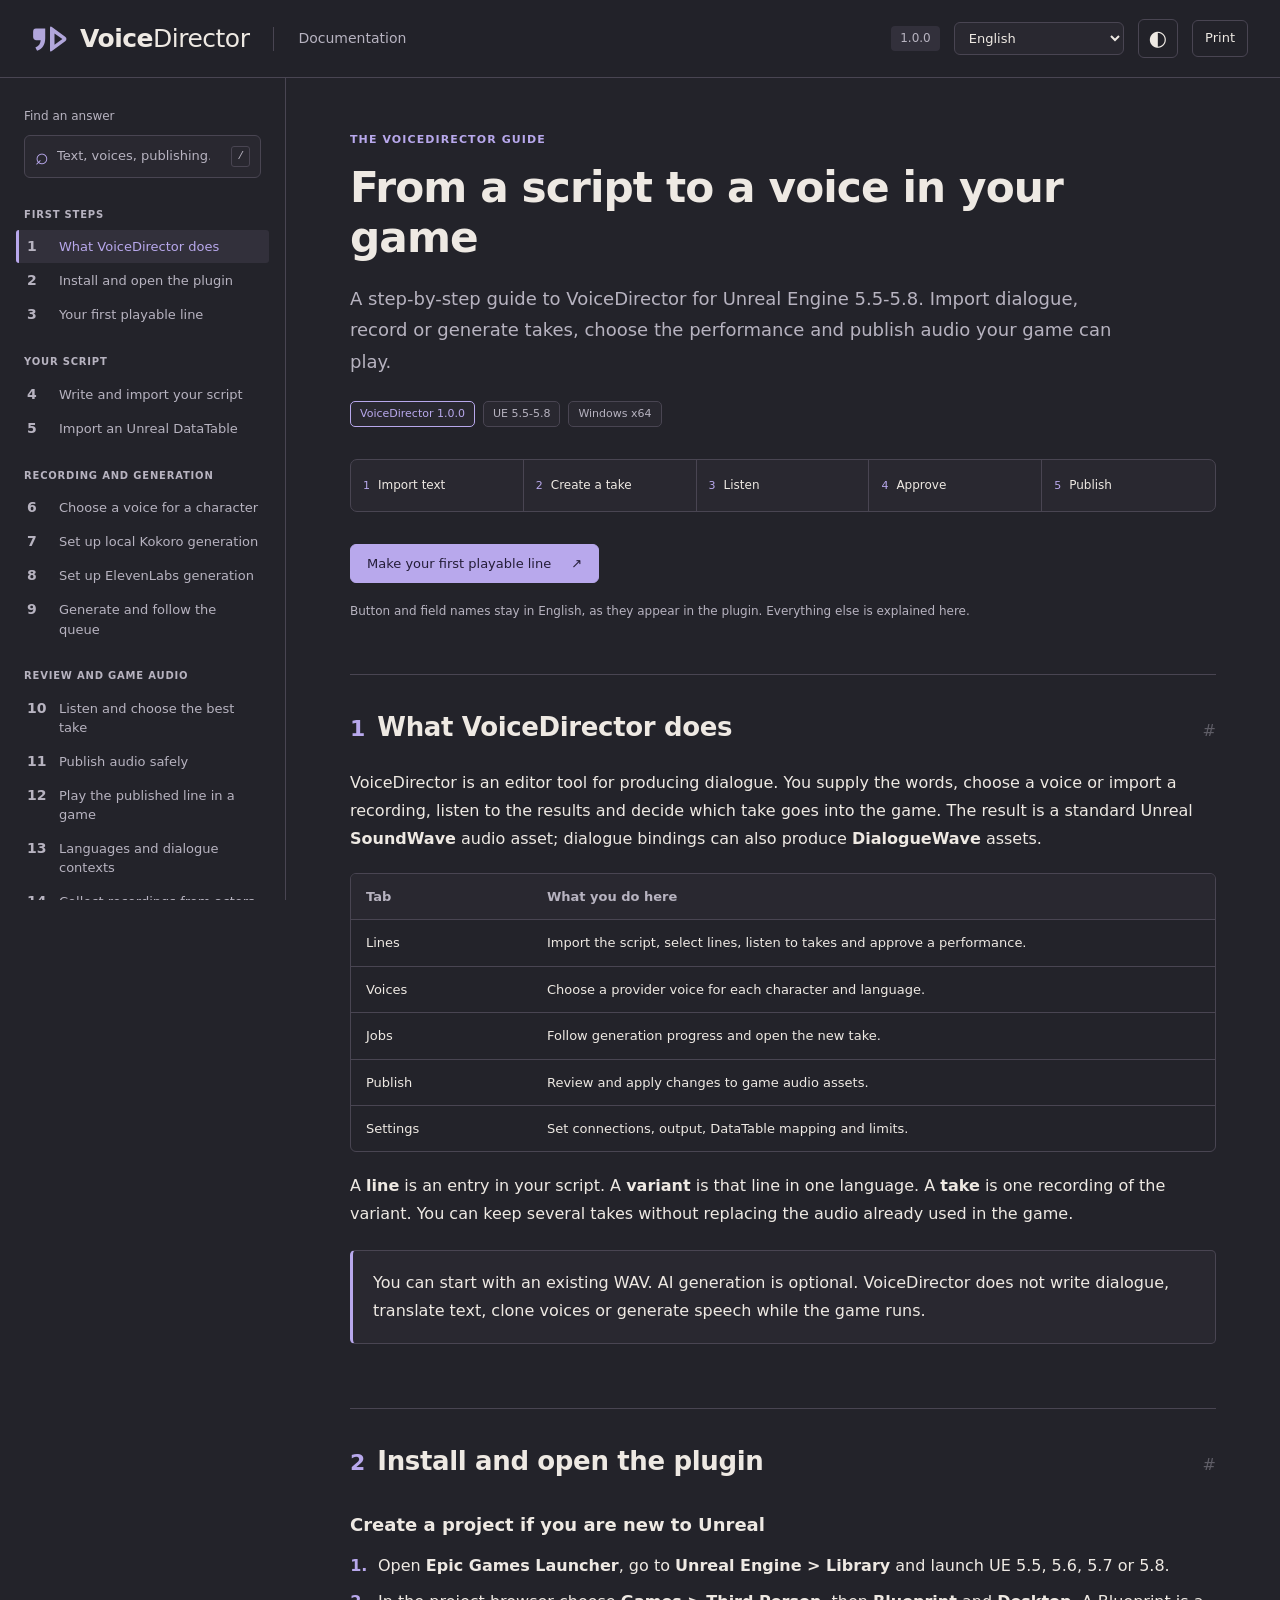
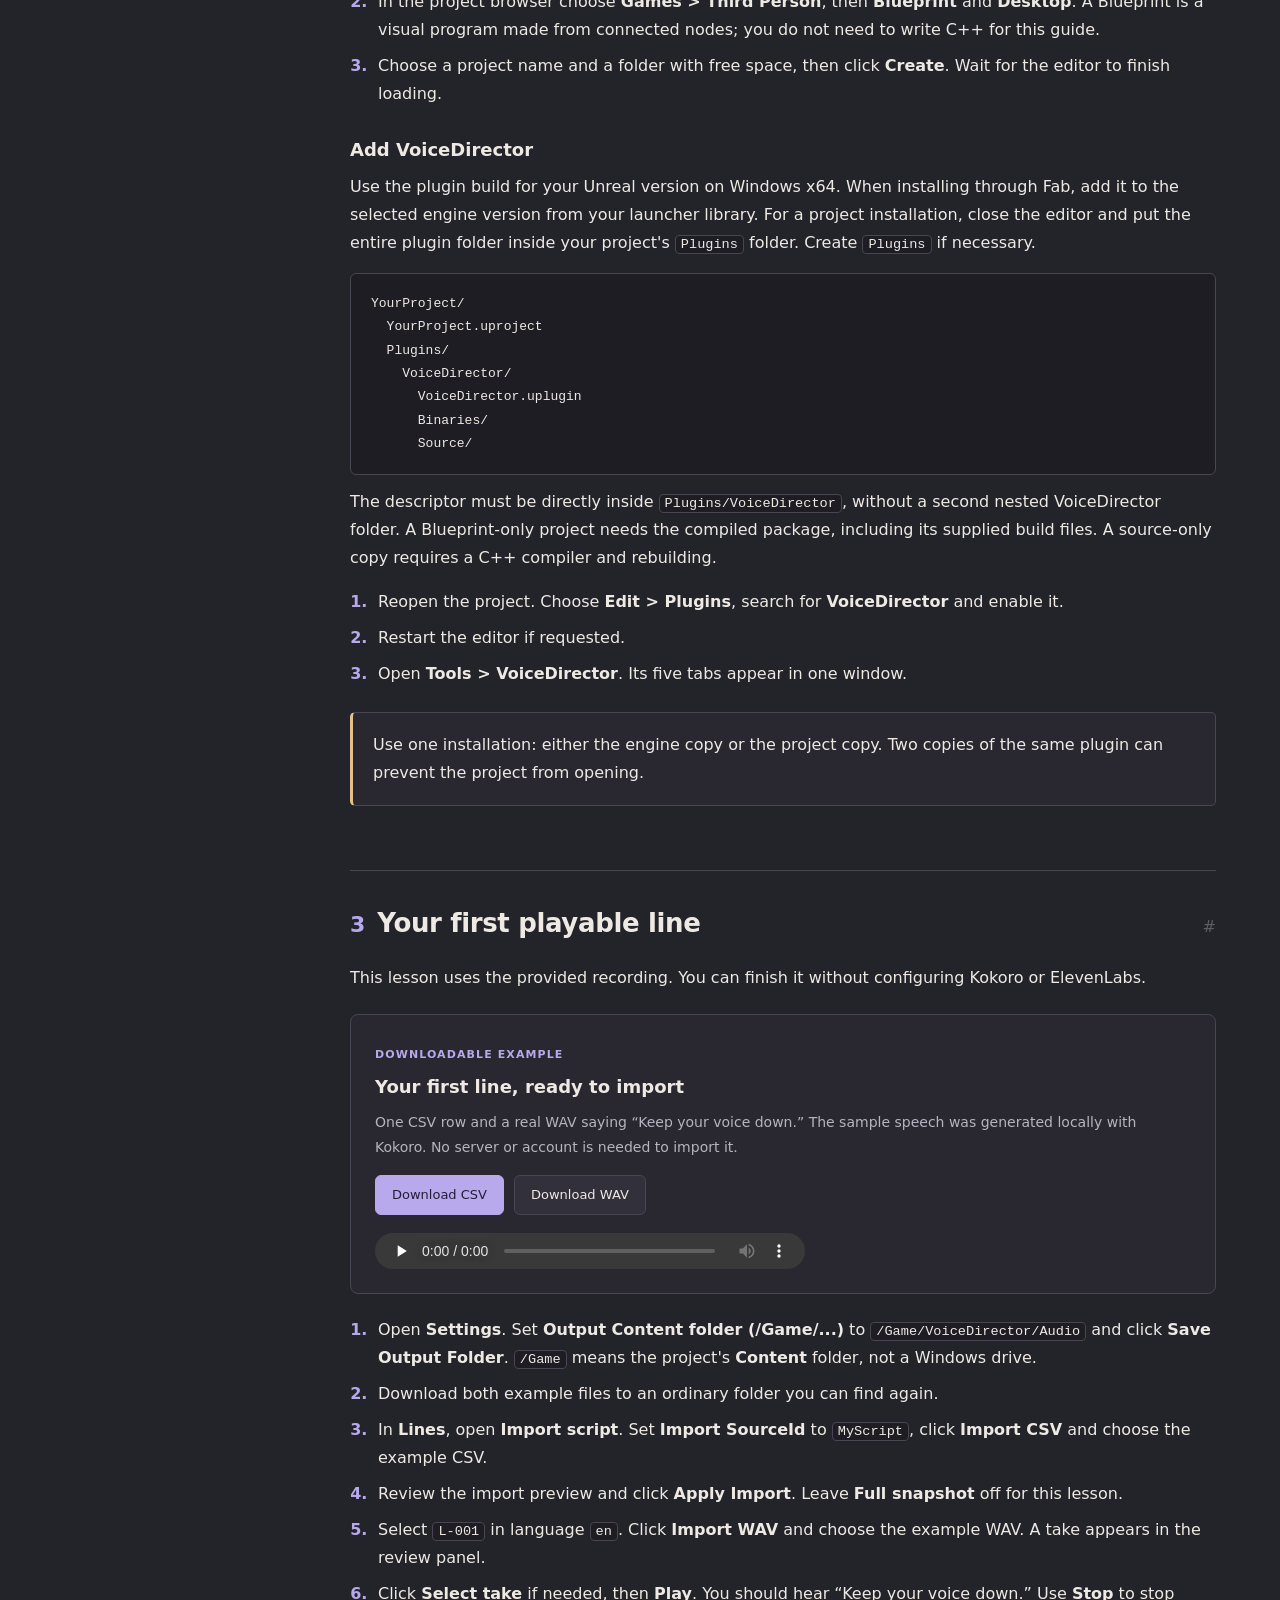
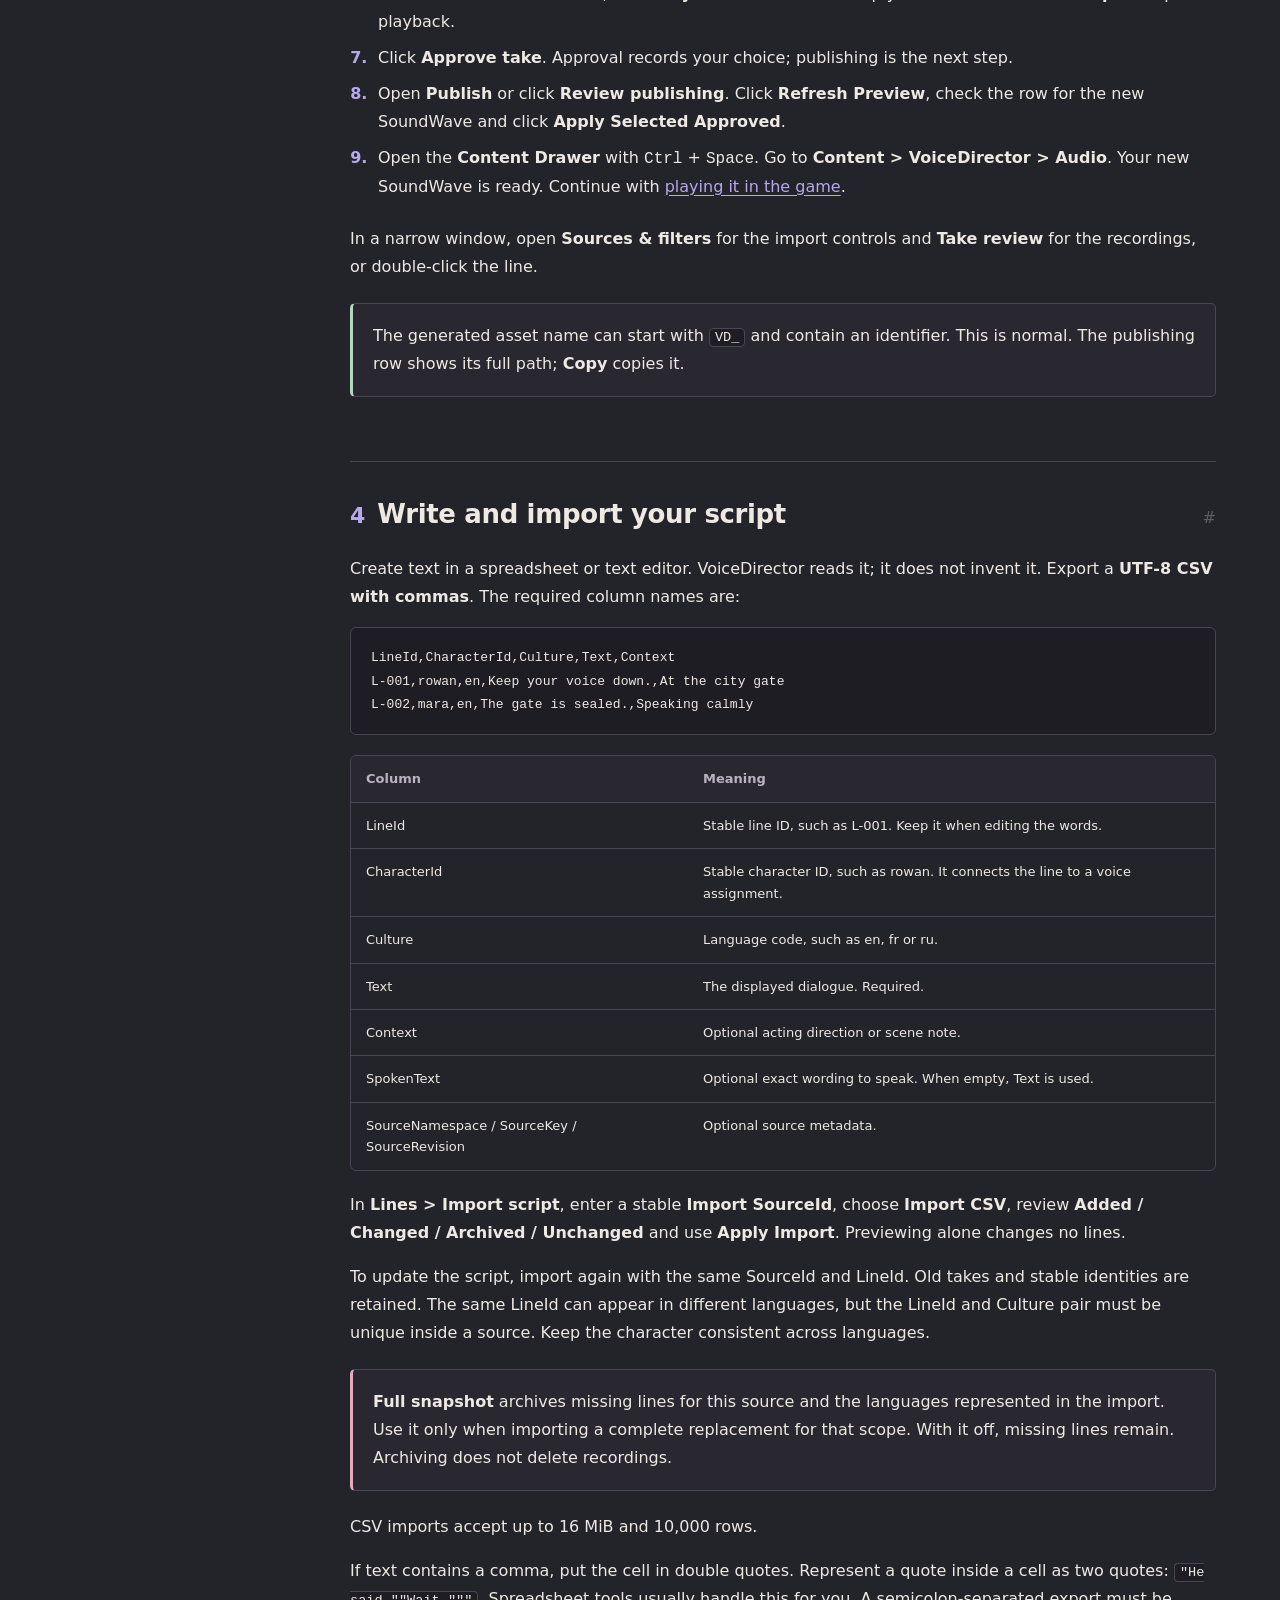
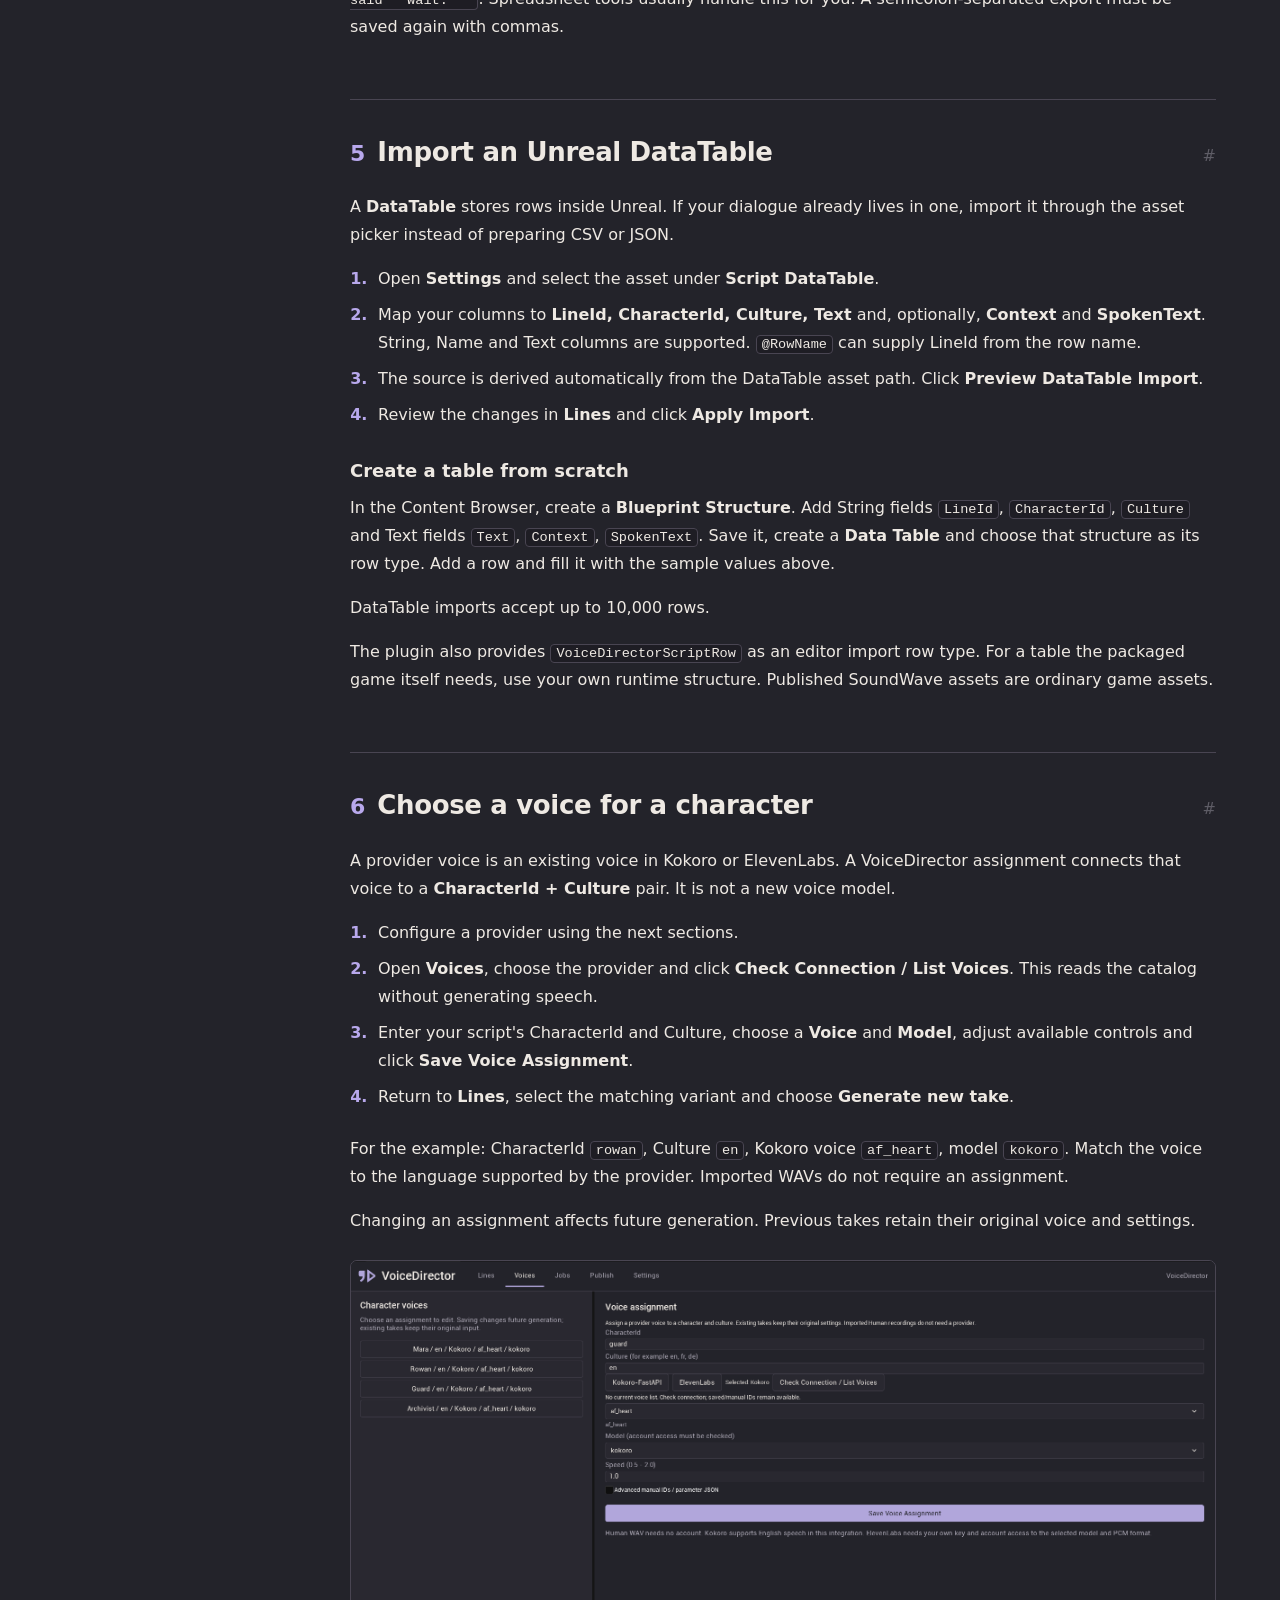
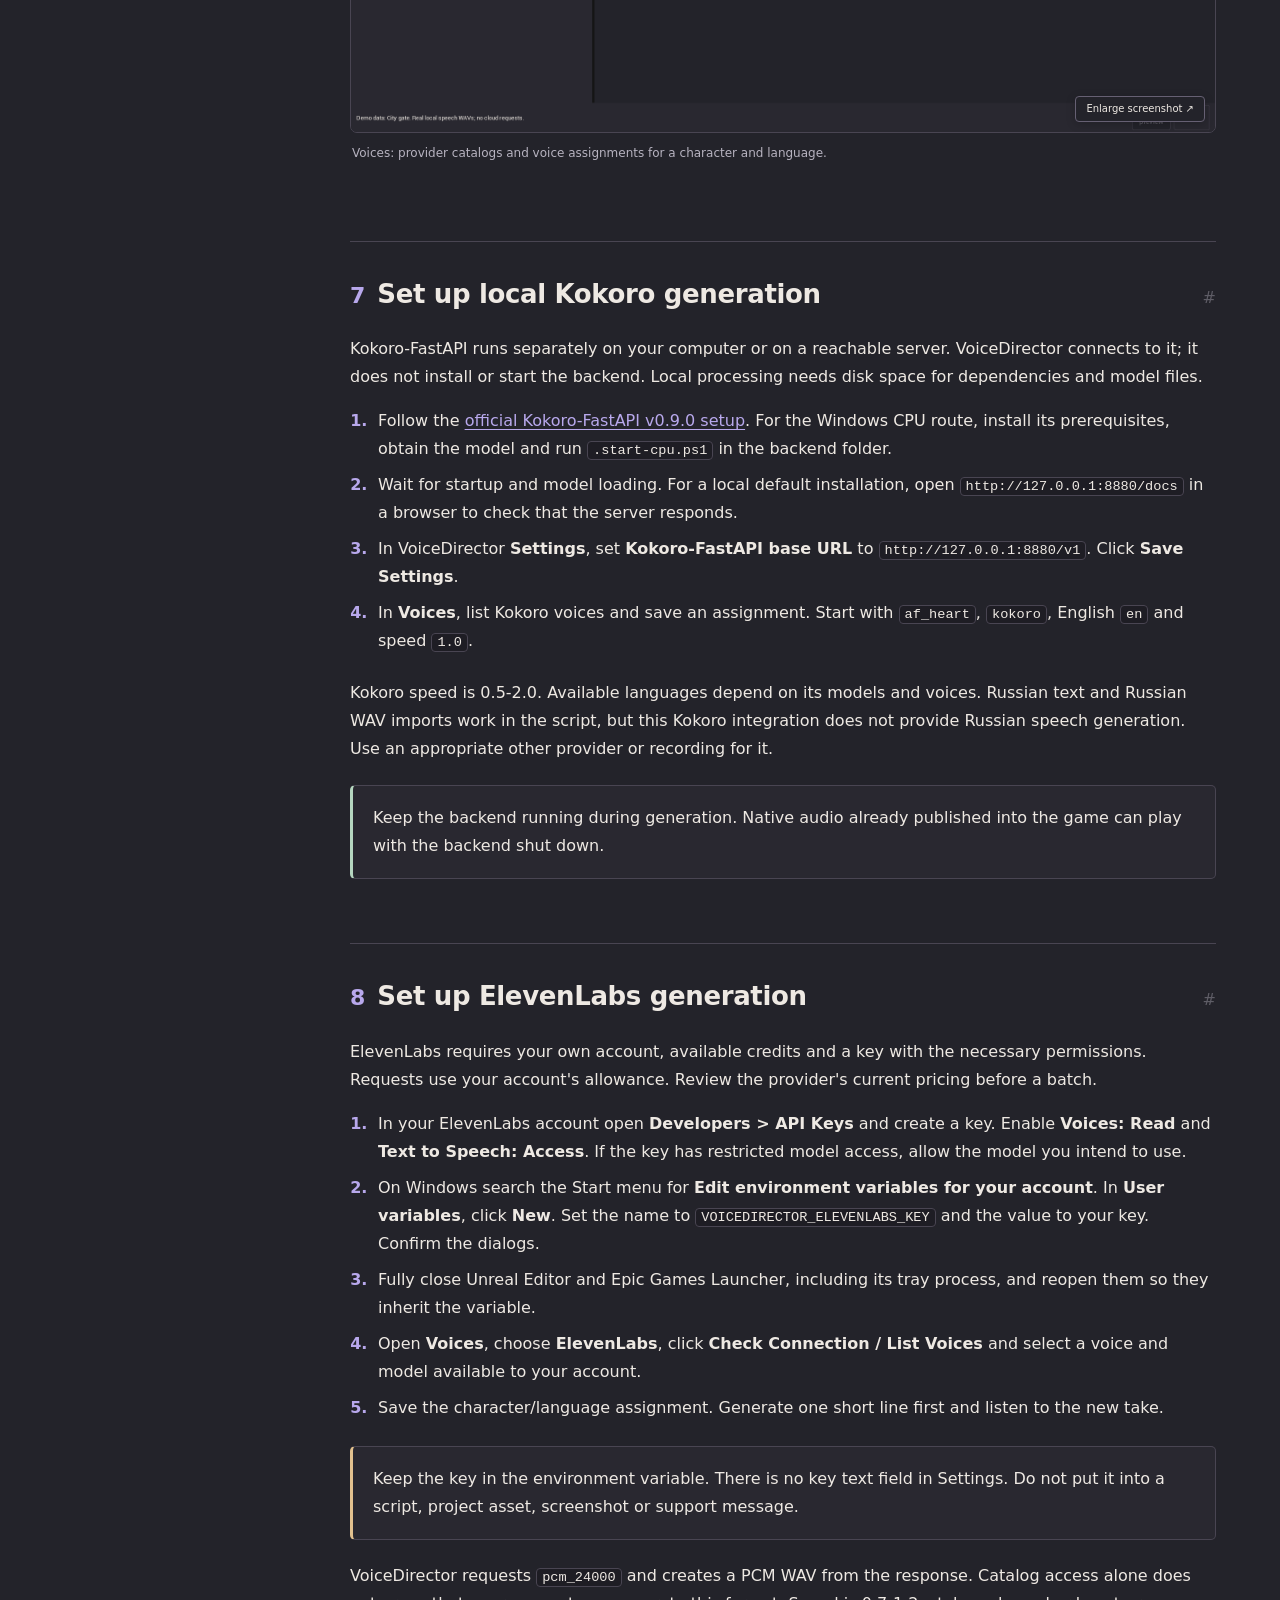
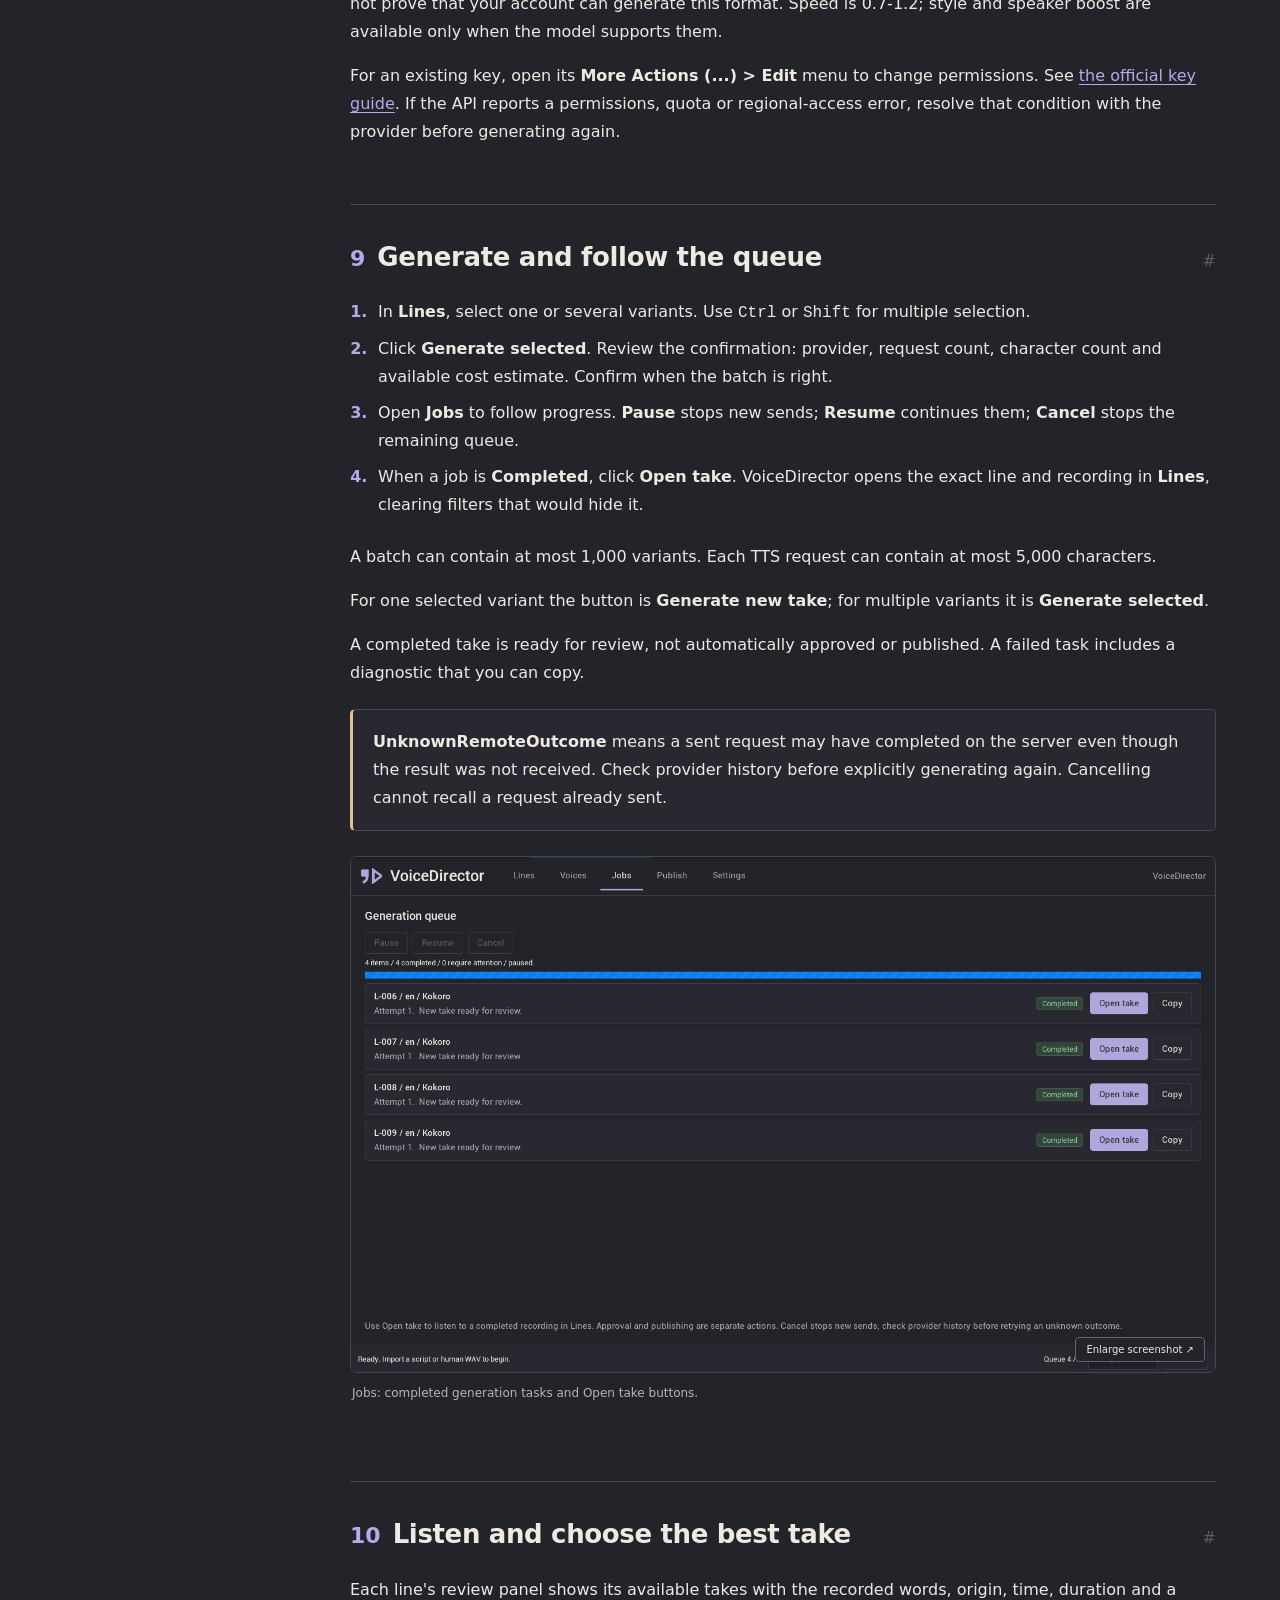
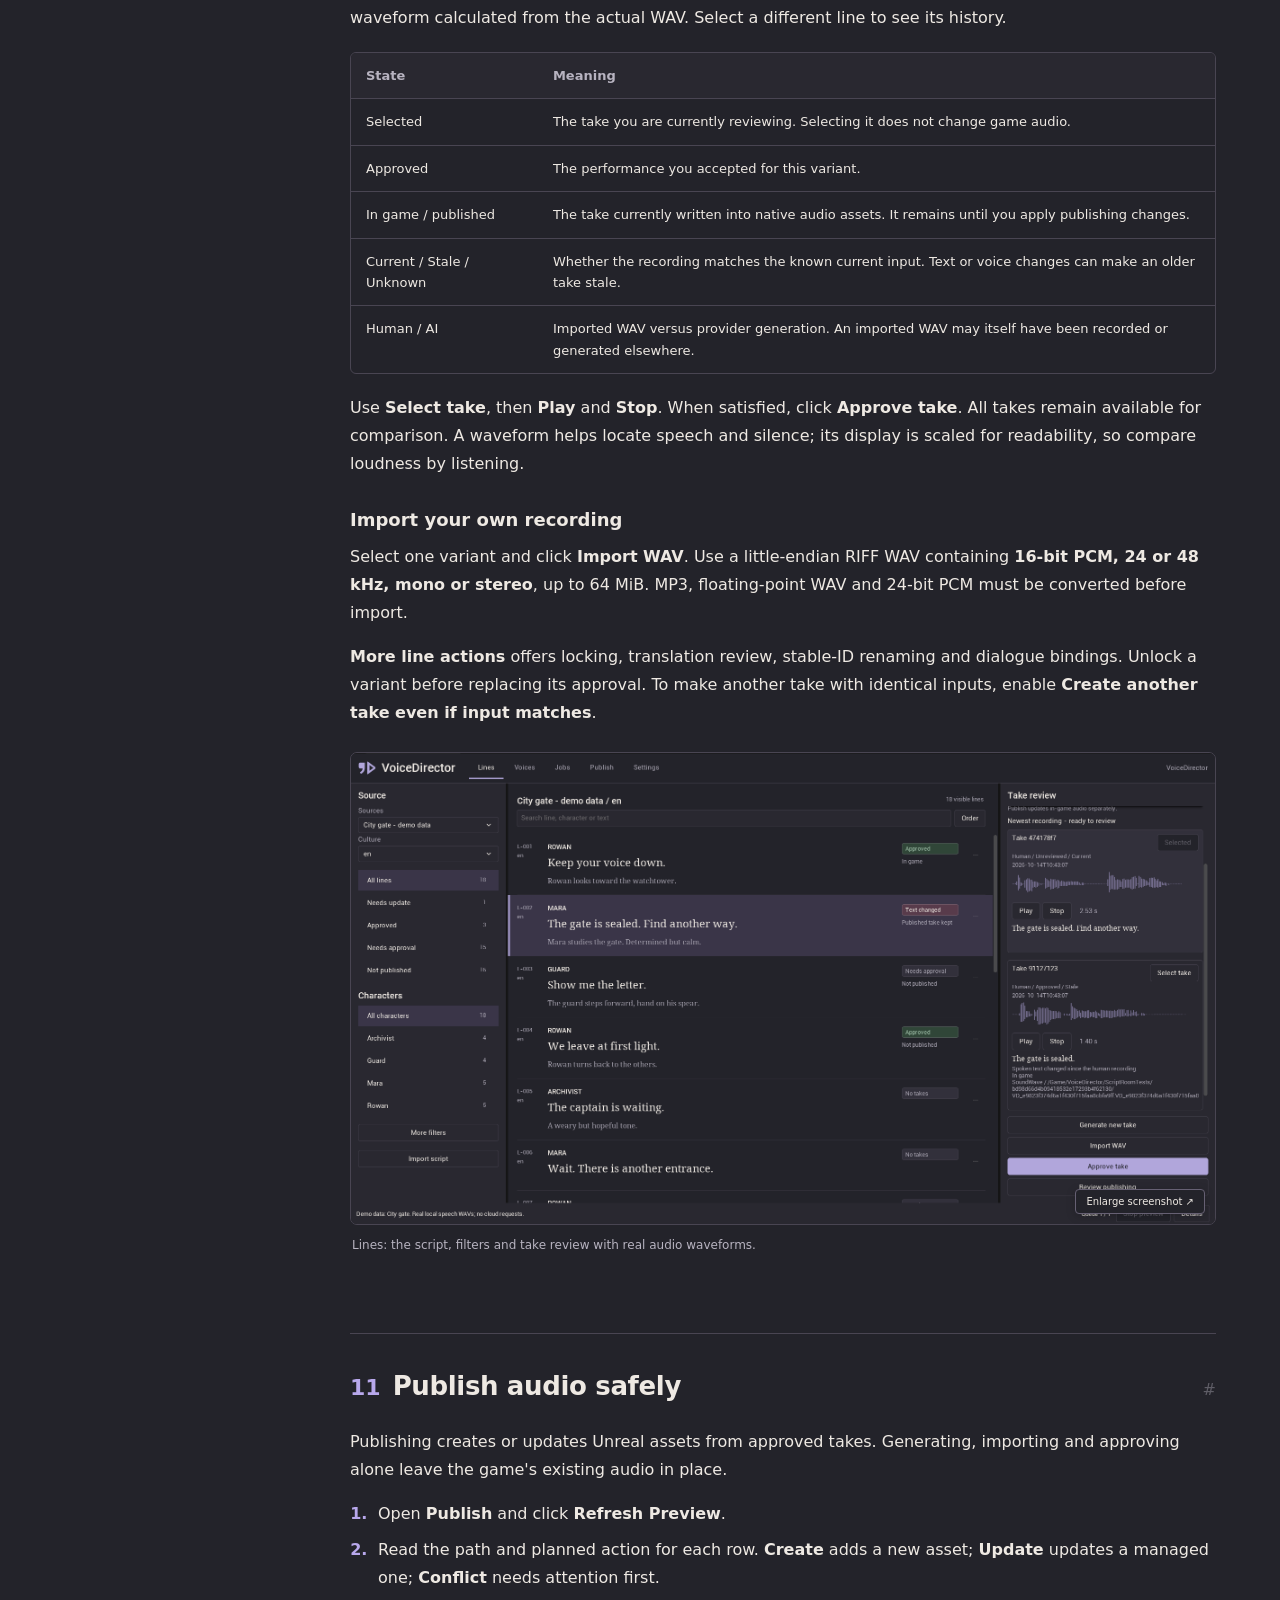
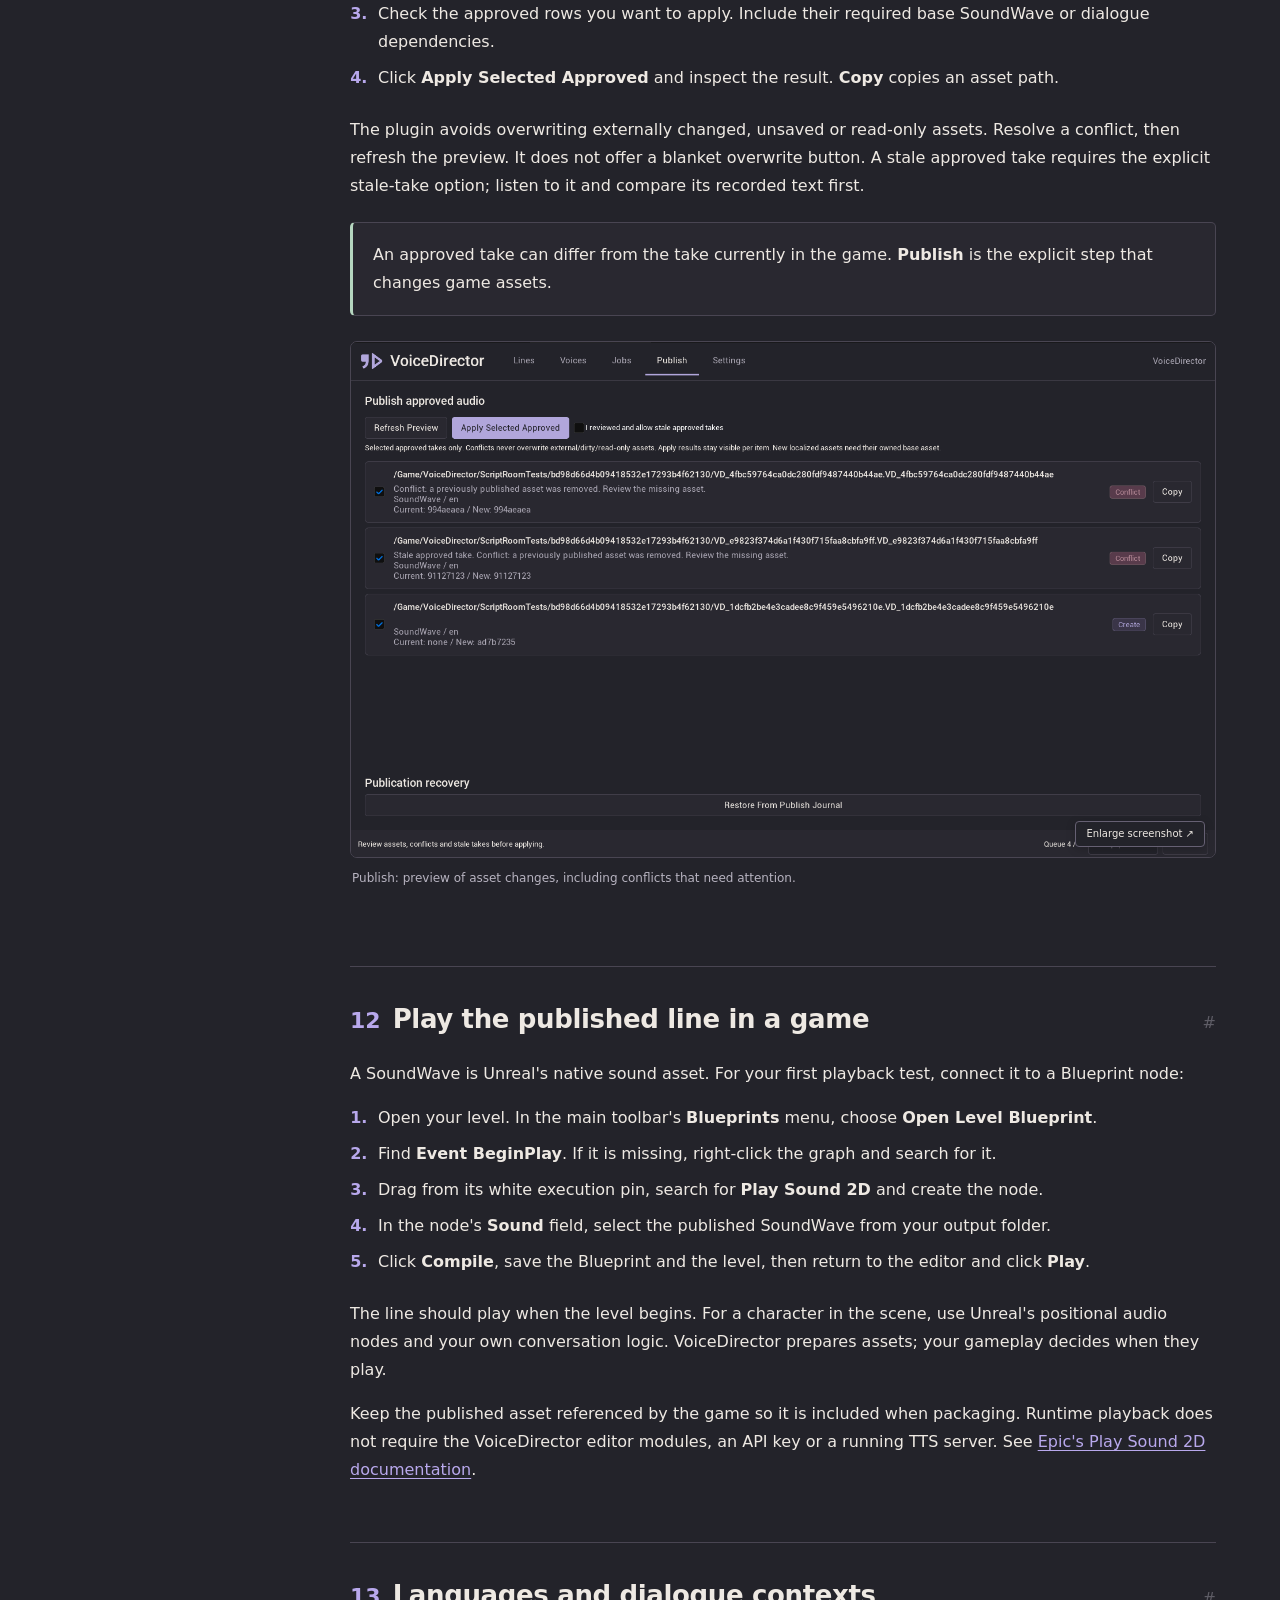
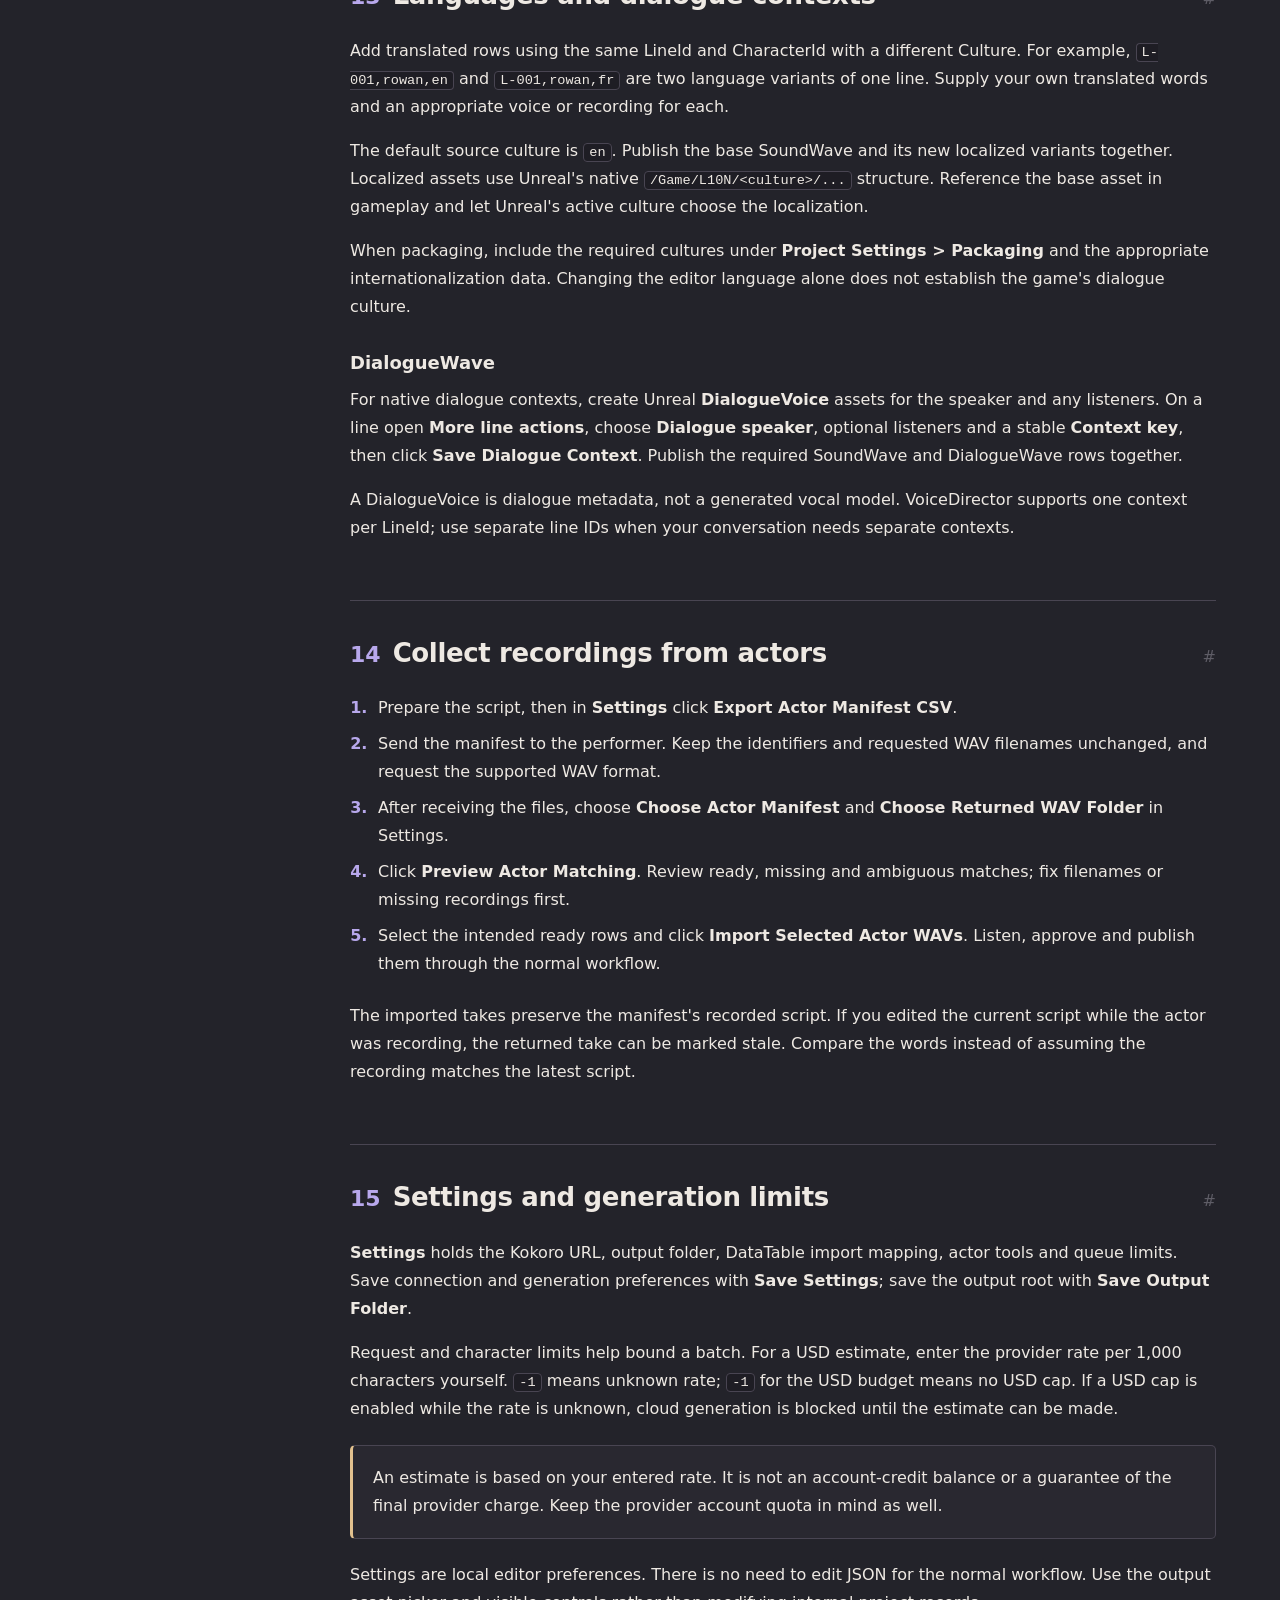
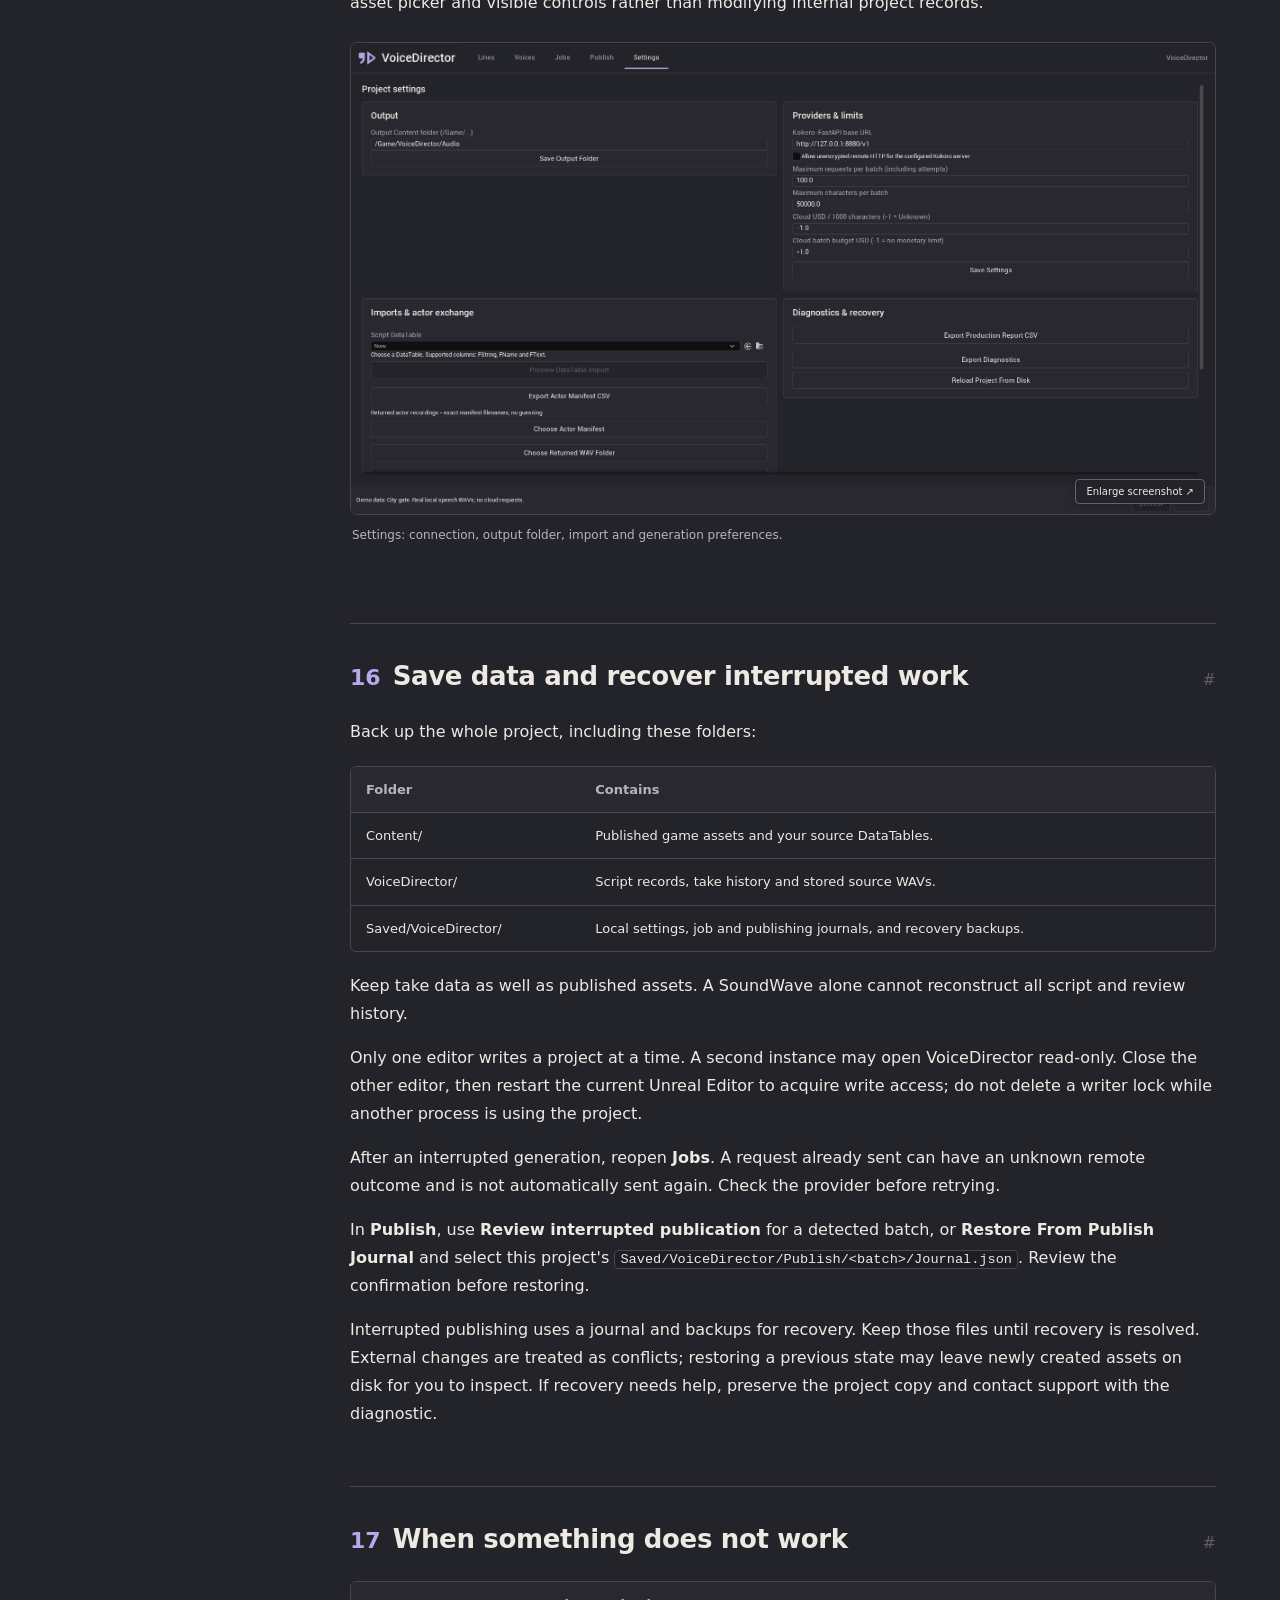
<file: index.html>
<!doctype html><html lang="en"><head><meta charset="utf-8"><meta name="viewport" content="width=device-width, initial-scale=1"><meta name="description" content="VoiceDirector documentation in nine languages. Unreal Engine 5.5-5.8."><title>VoiceDirector Documentation</title><link rel="icon" href="assets/voice-director.svg"><link rel="stylesheet" href="assets/site.css?v=326b0f632e55"></head><body><main class="language-home"><img src="assets/voice-director.svg" width="64" height="64" alt=""><h1>VoiceDirector</h1><p>Documentation · UE 5.5-5.8 · Windows x64</p><nav aria-label="Language"><a class="button" lang="en" href="en/">English</a><a class="button" lang="ru" href="ru/">Русский</a><a class="button" lang="de" href="de/">Deutsch</a><a class="button" lang="fr" href="fr/">Français</a><a class="button" lang="es" href="es/">Español</a><a class="button" lang="pt-BR" href="pt-BR/">Português (Brasil)</a><a class="button" lang="zh-Hans" href="zh-Hans/">简体中文</a><a class="button" lang="ja" href="ja/">日本語</a><a class="button" lang="ko" href="ko/">한국어</a></nav></main><script src="assets/locale.js?v=2fdeb9c4cf94"></script></body></html>
</file>
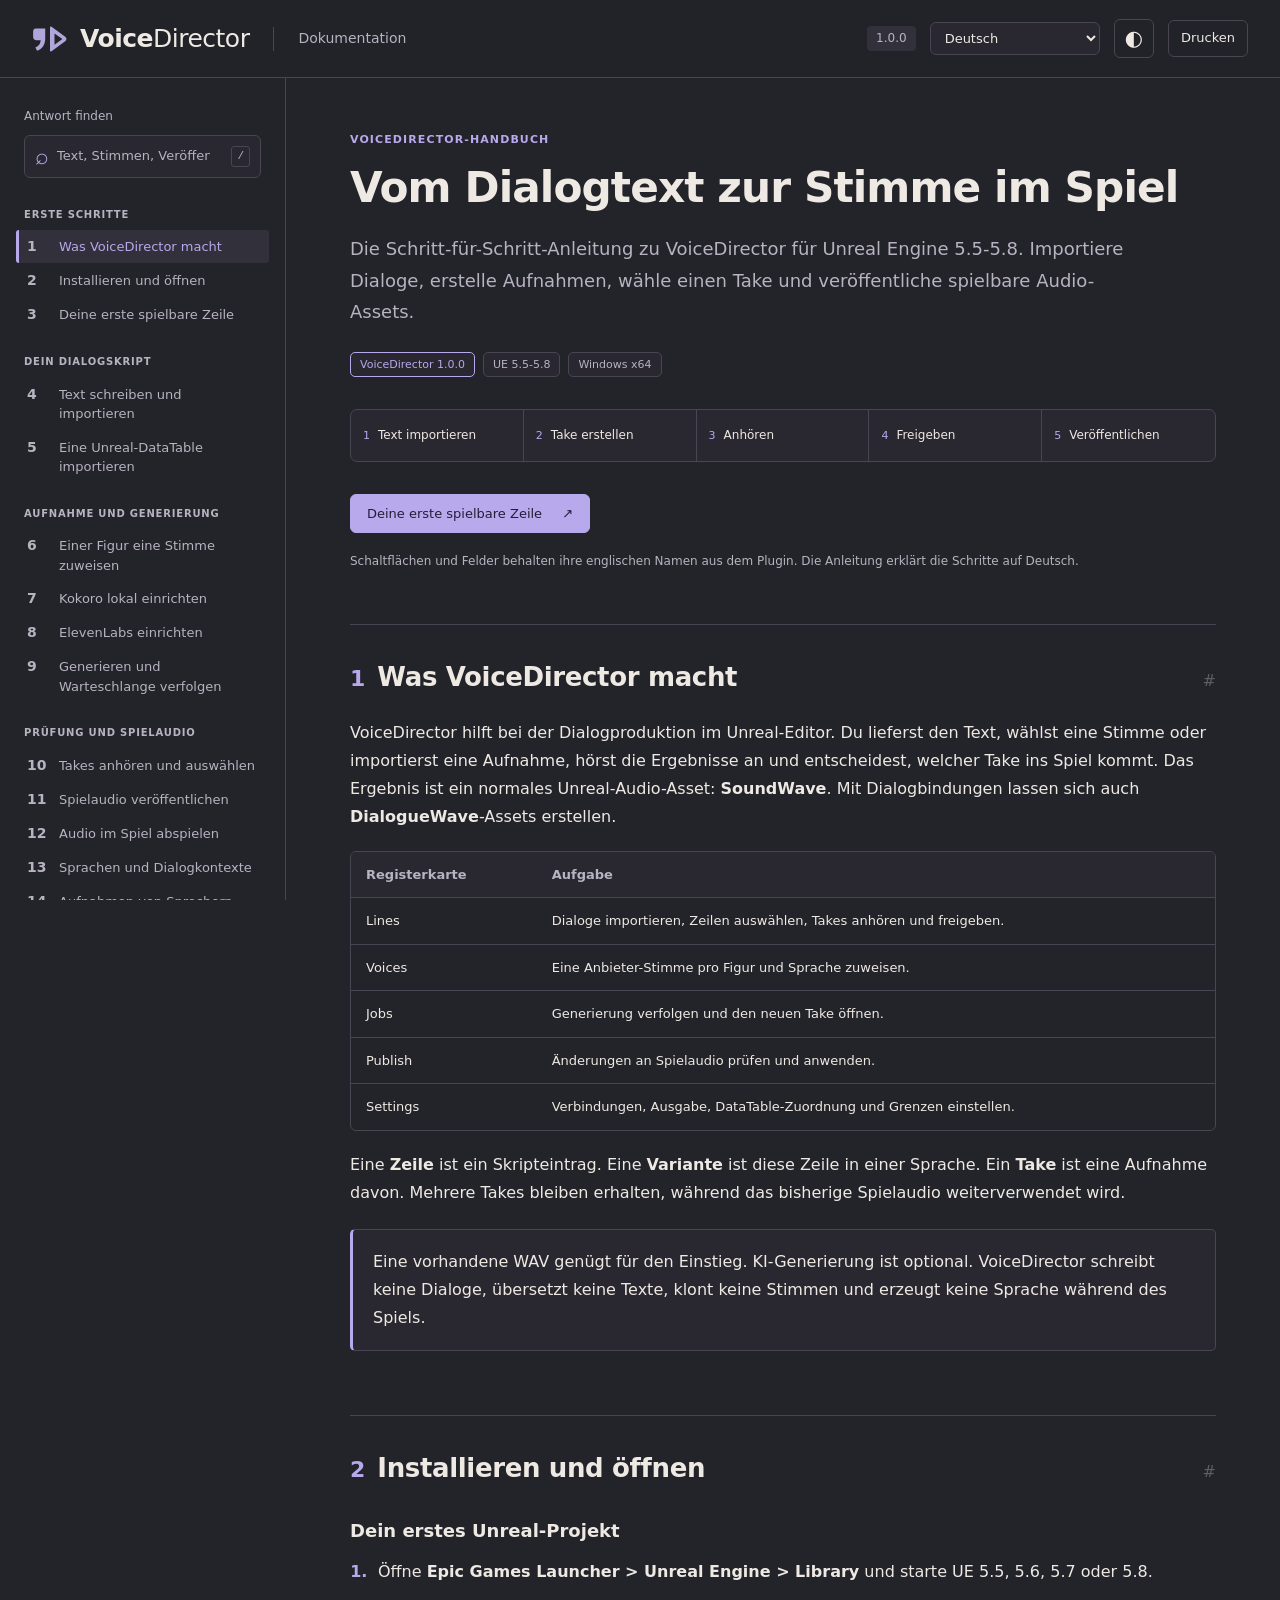
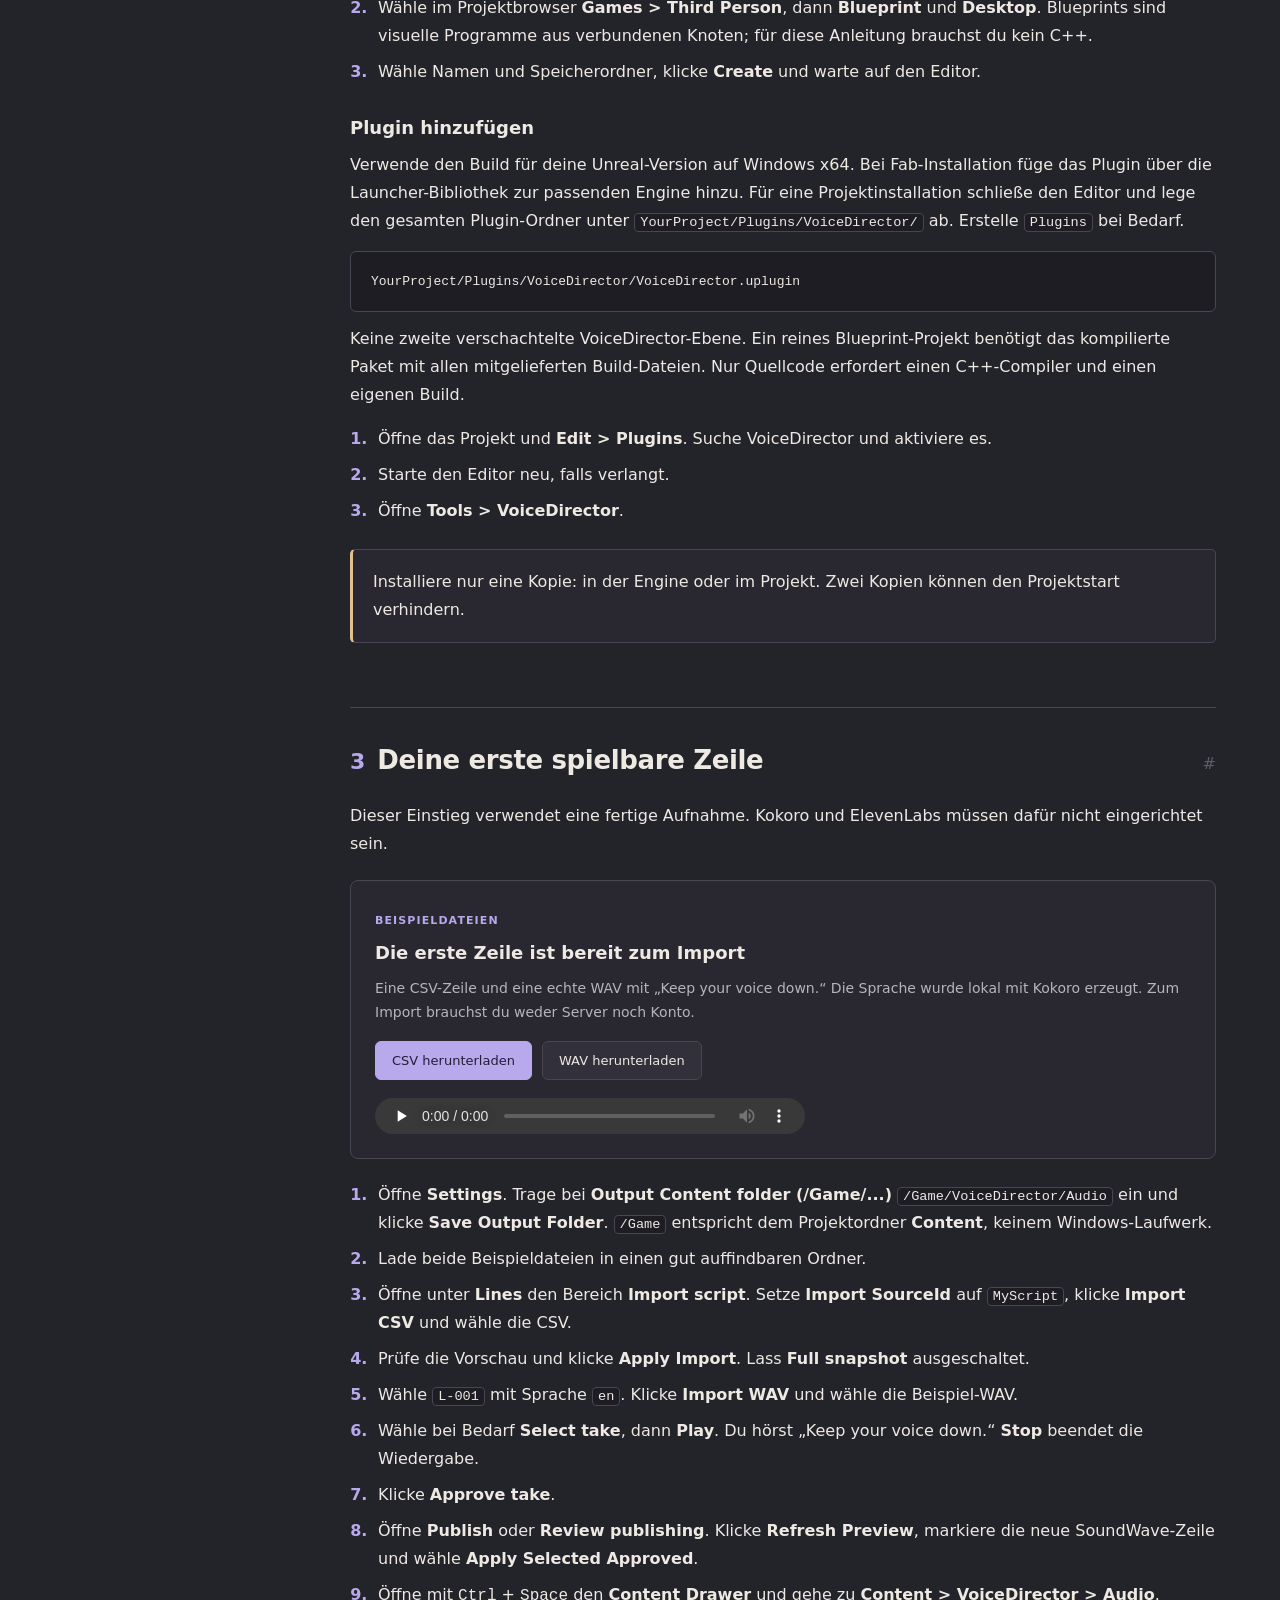
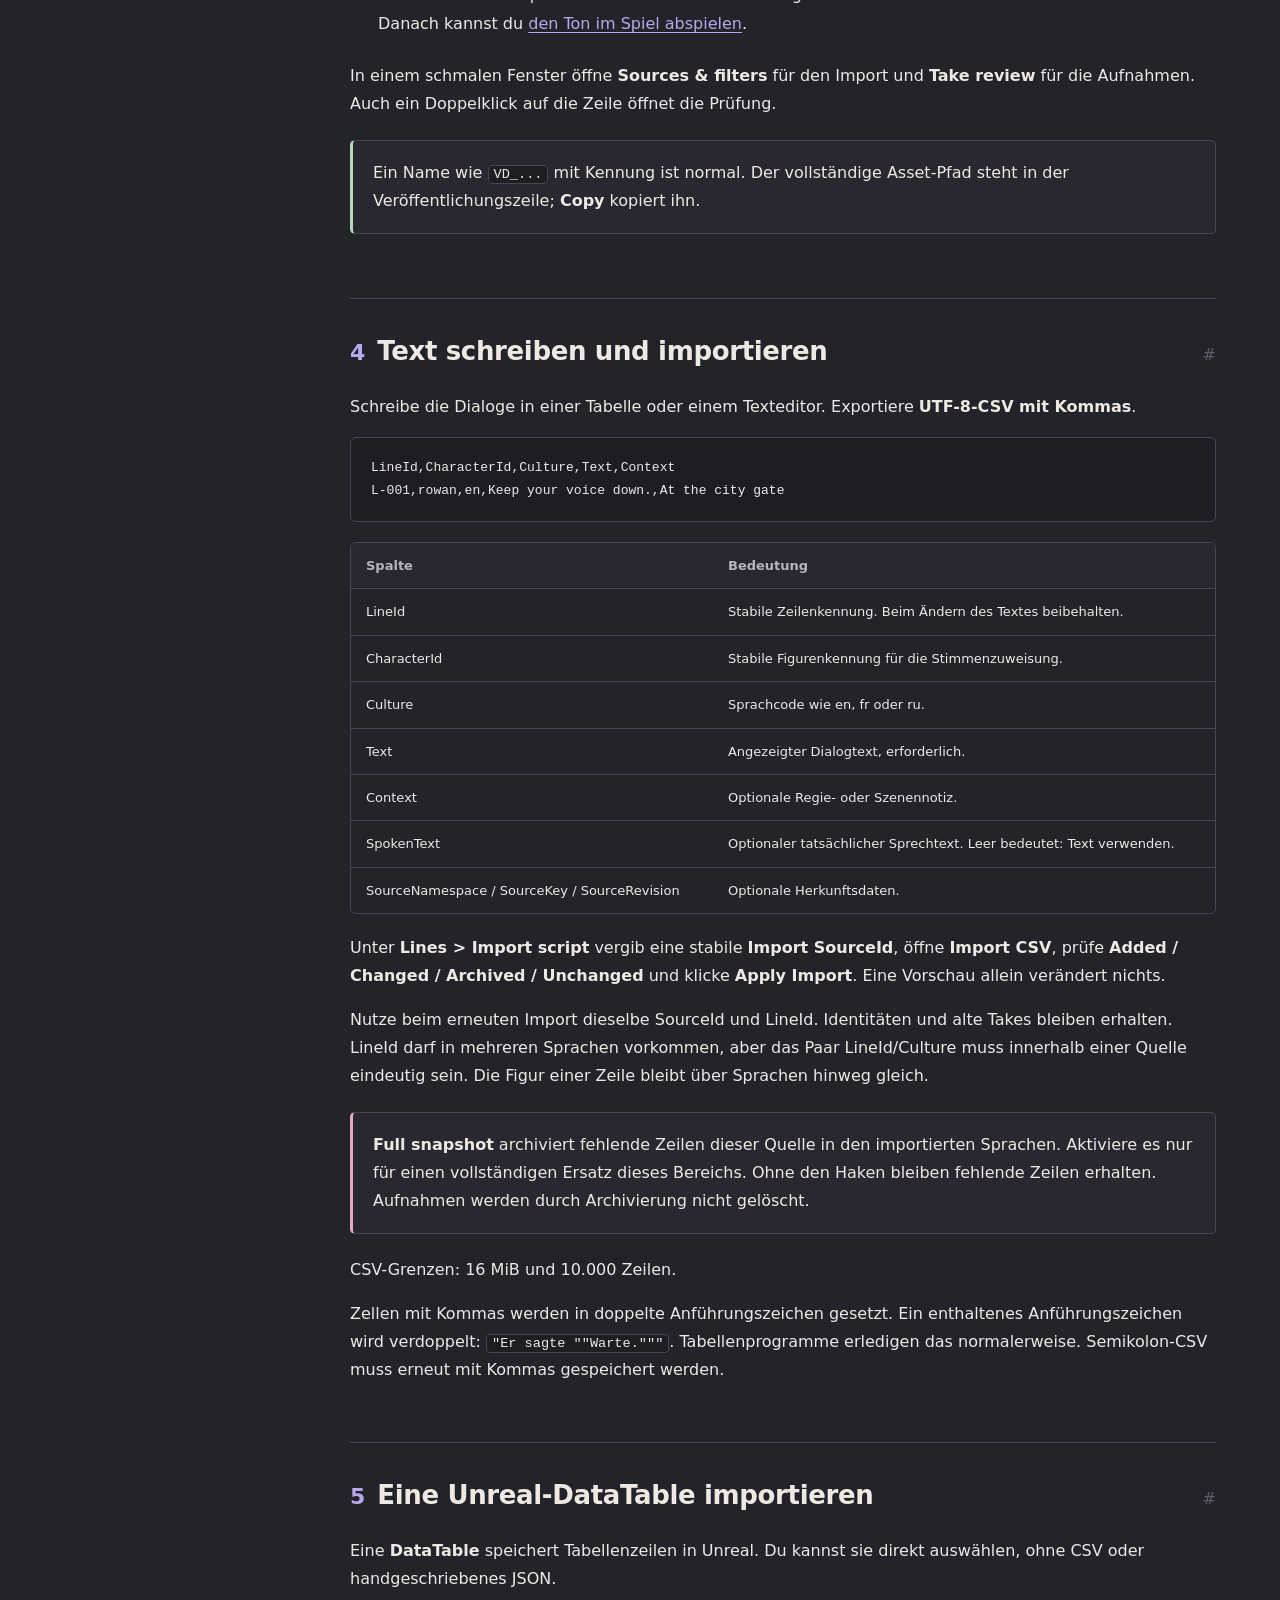
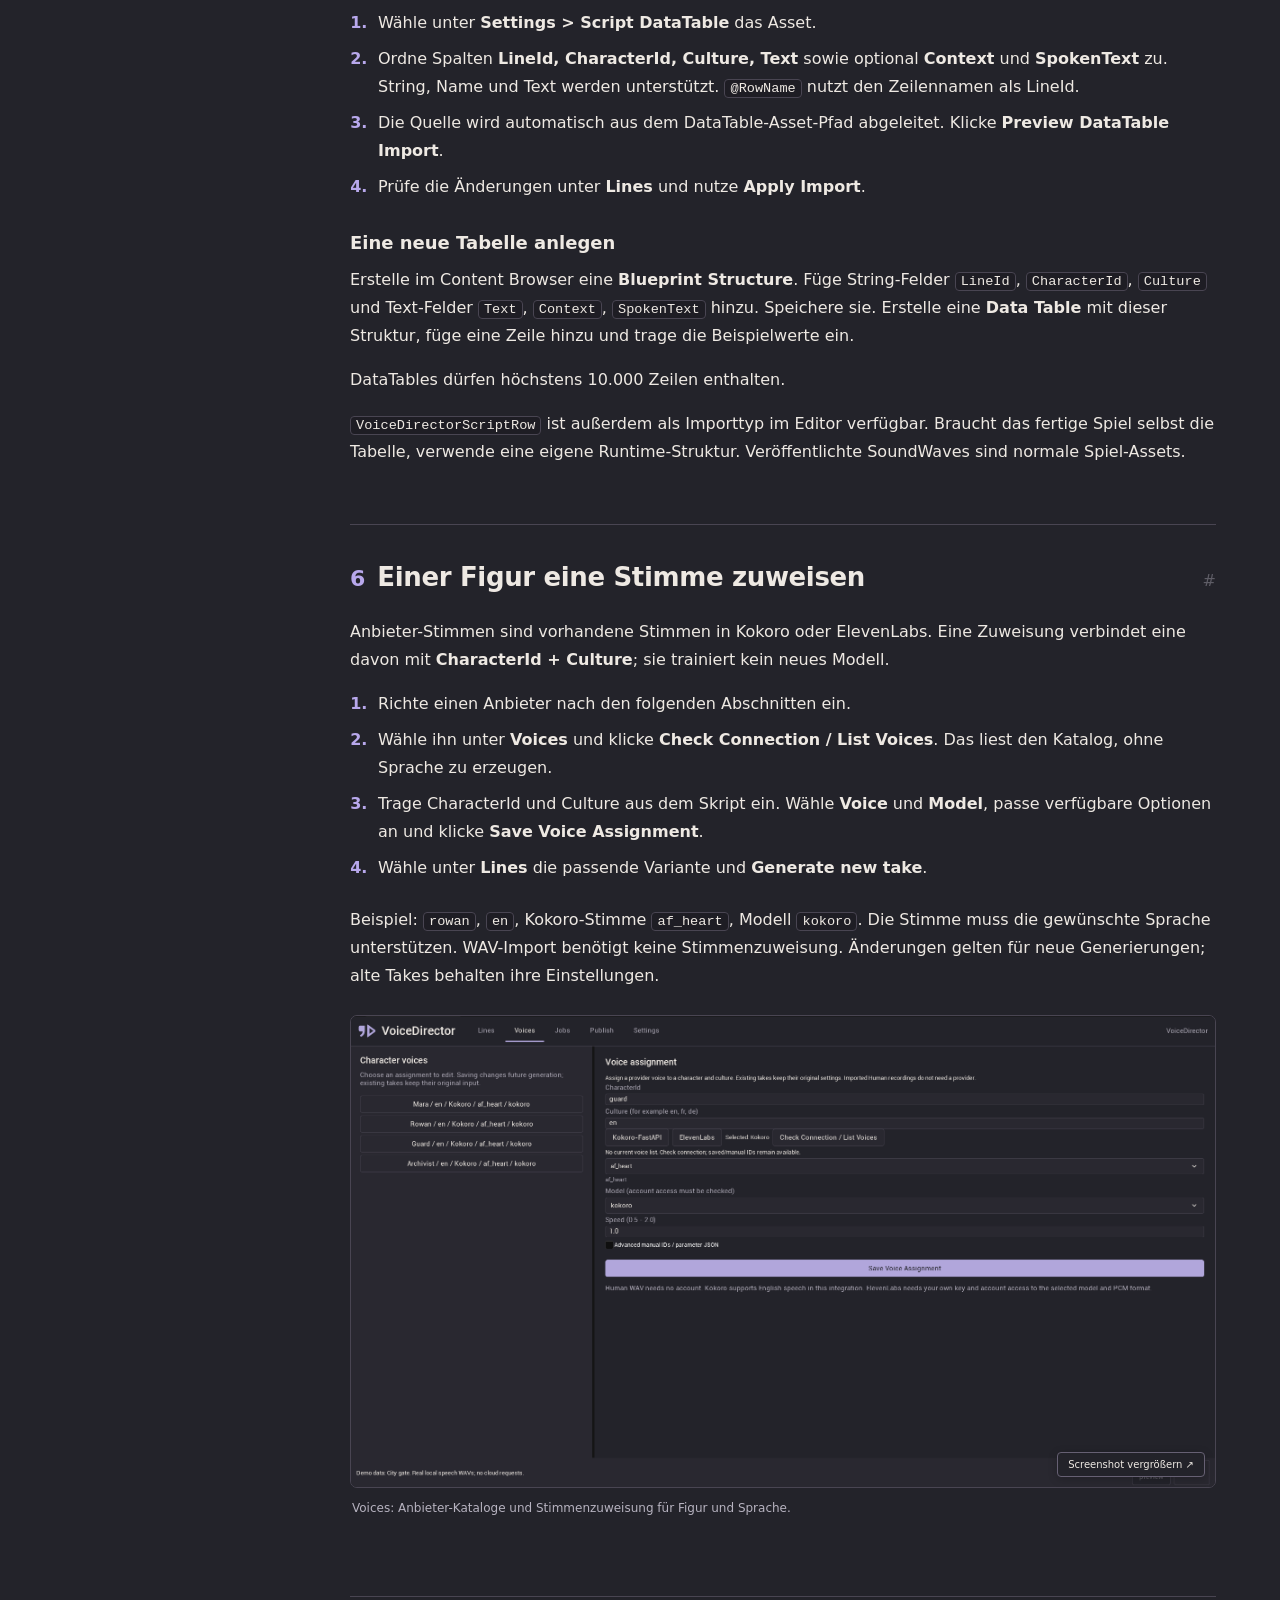
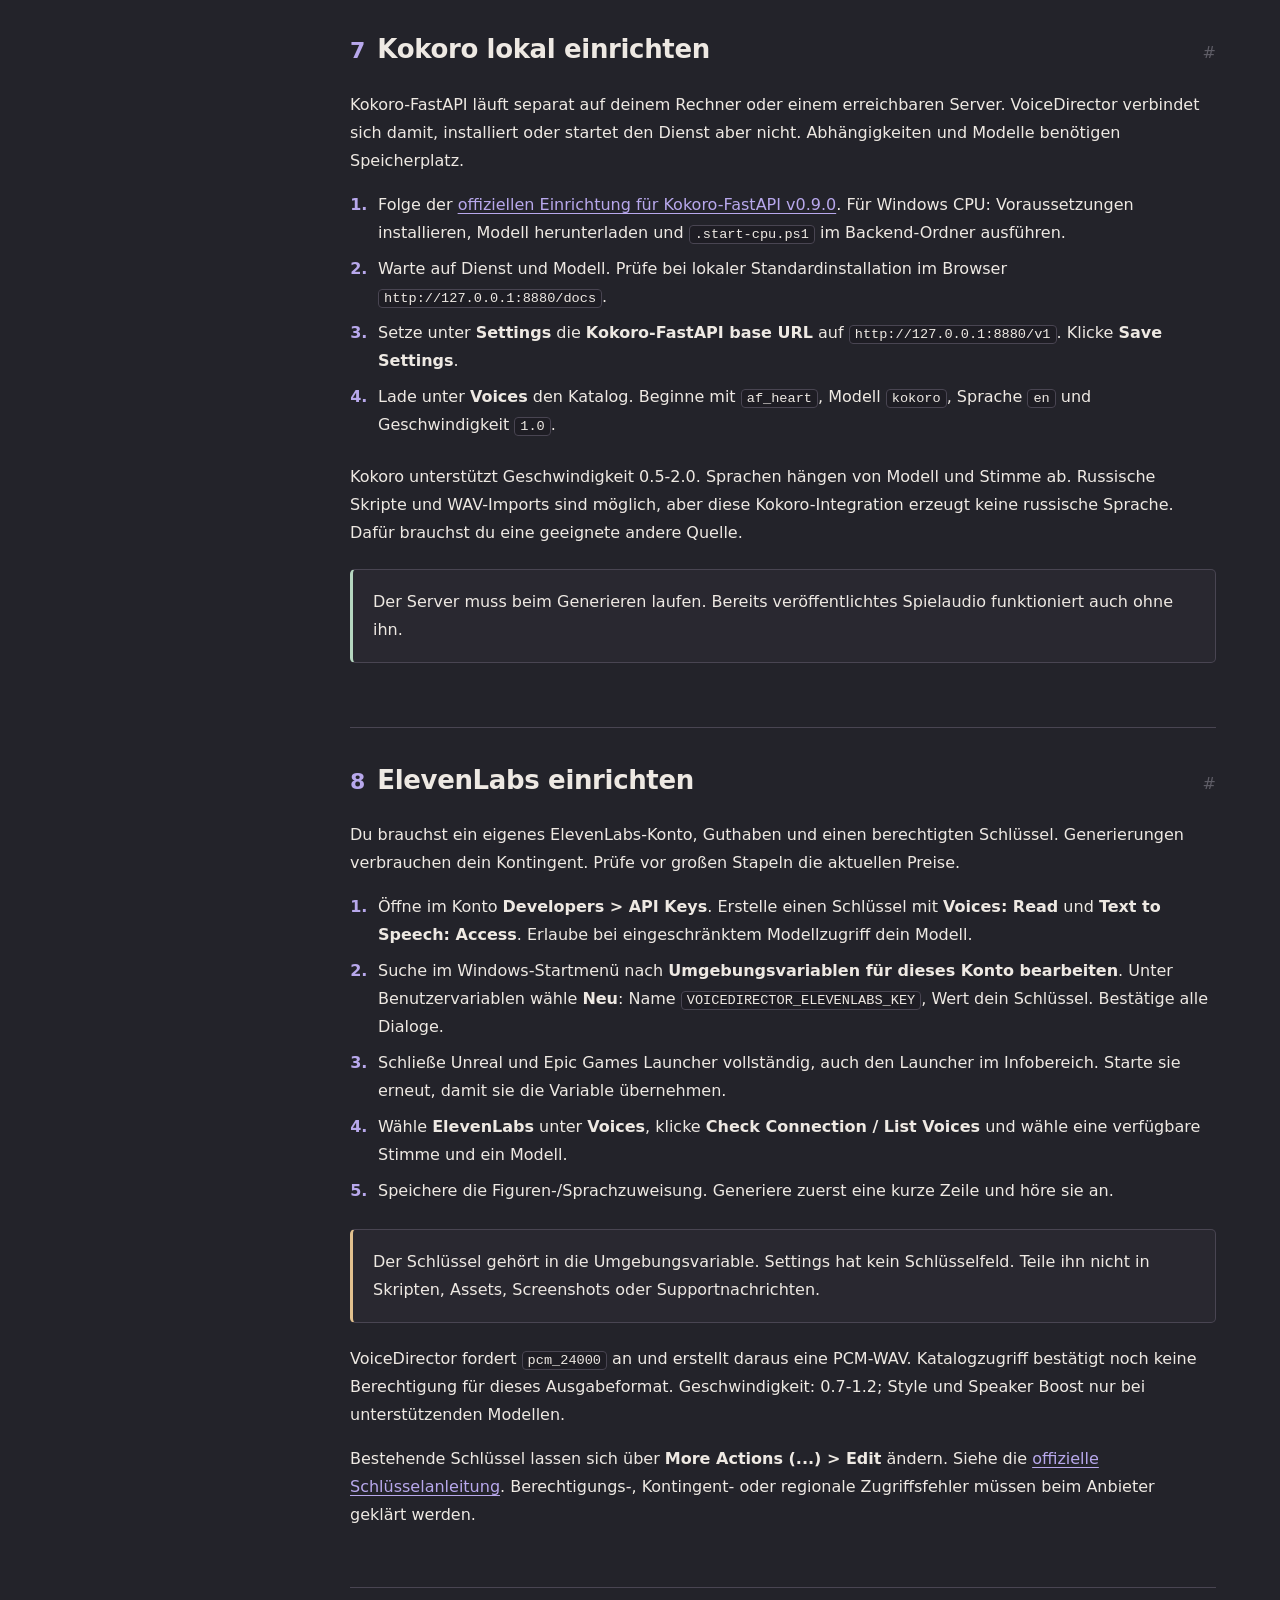
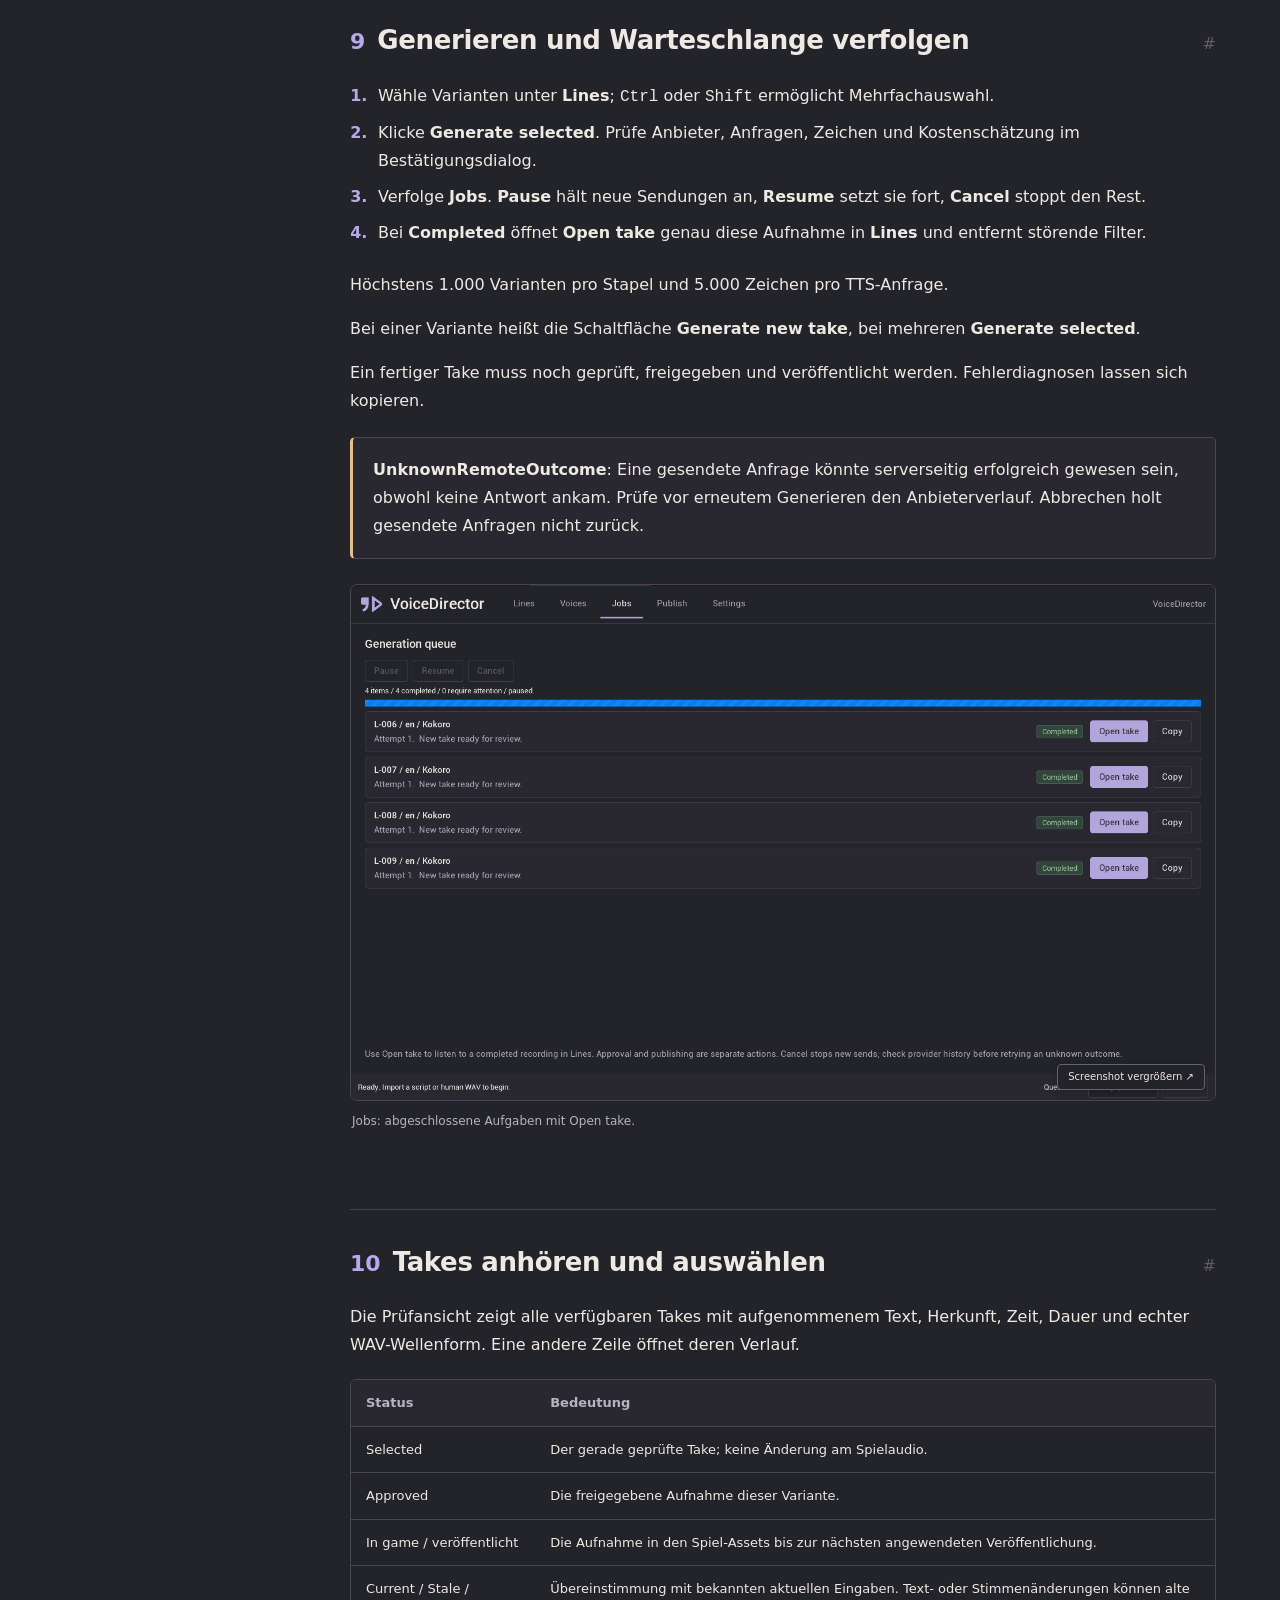
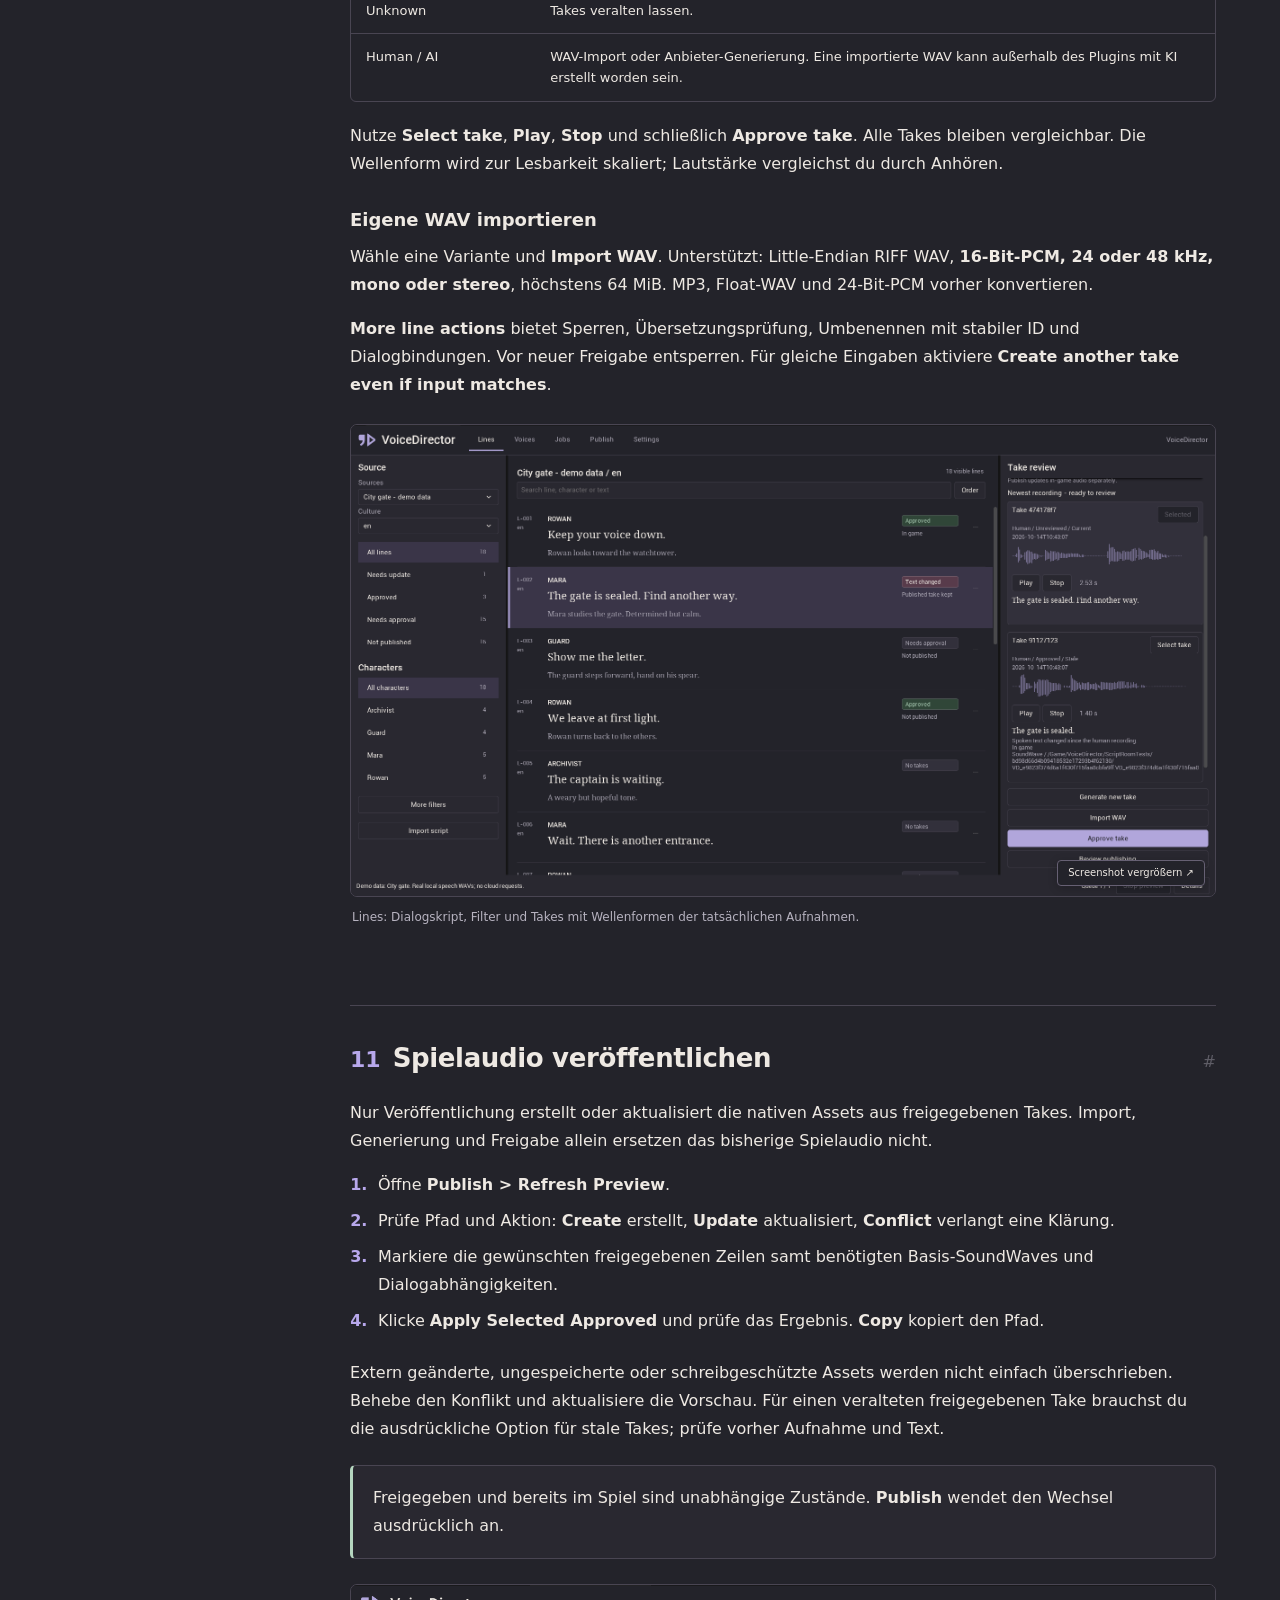
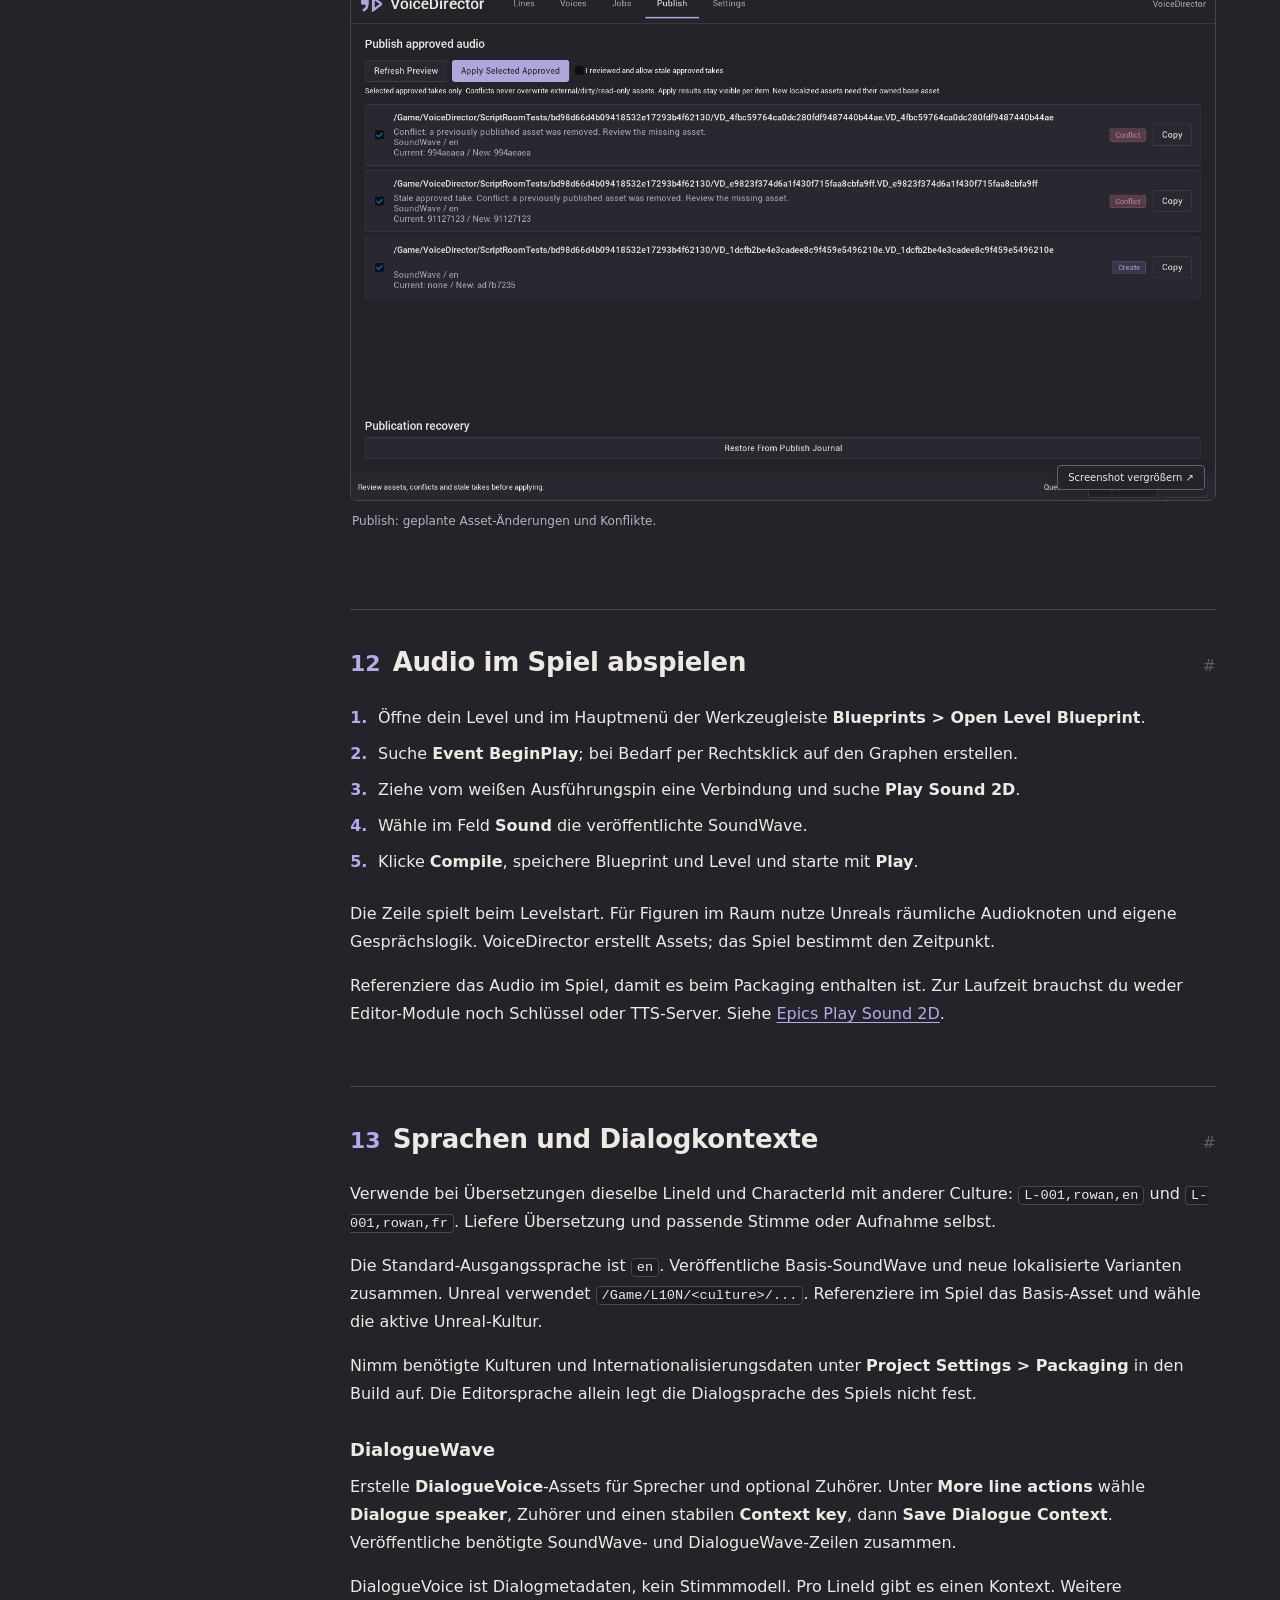
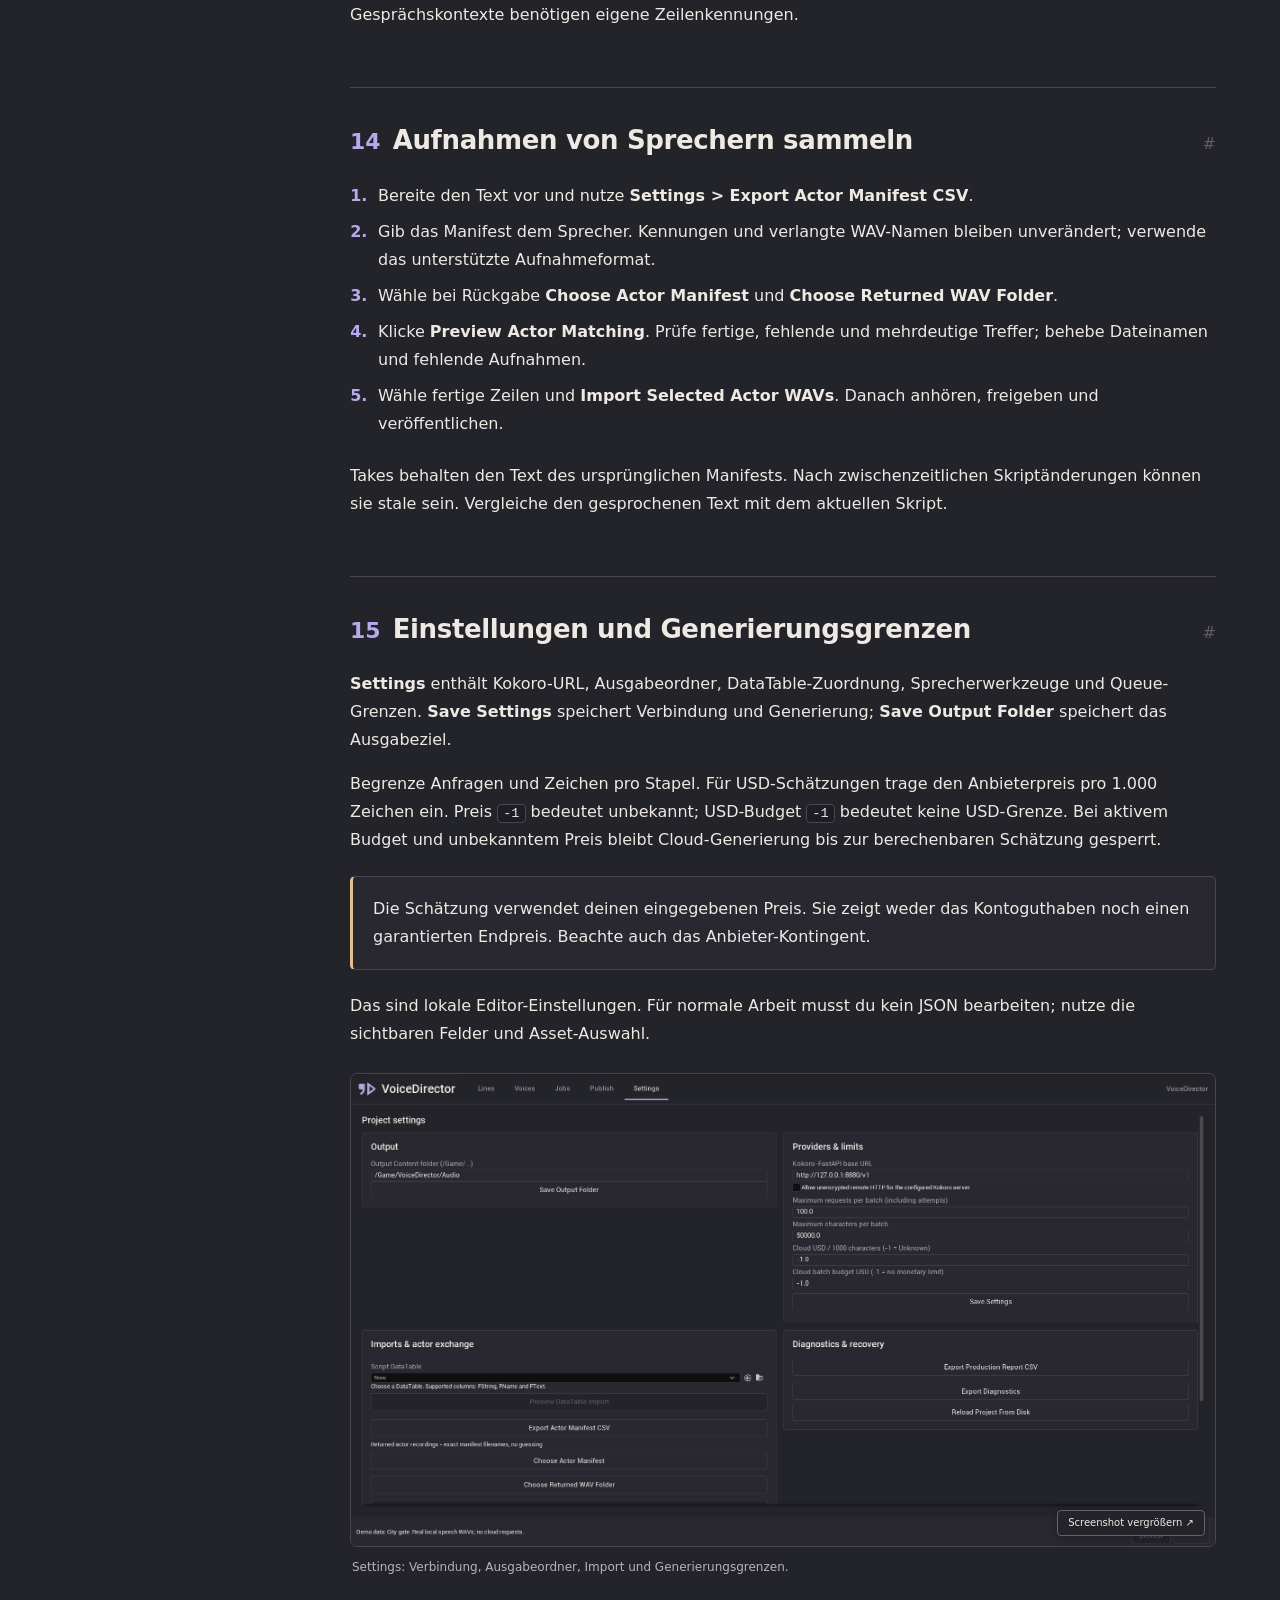
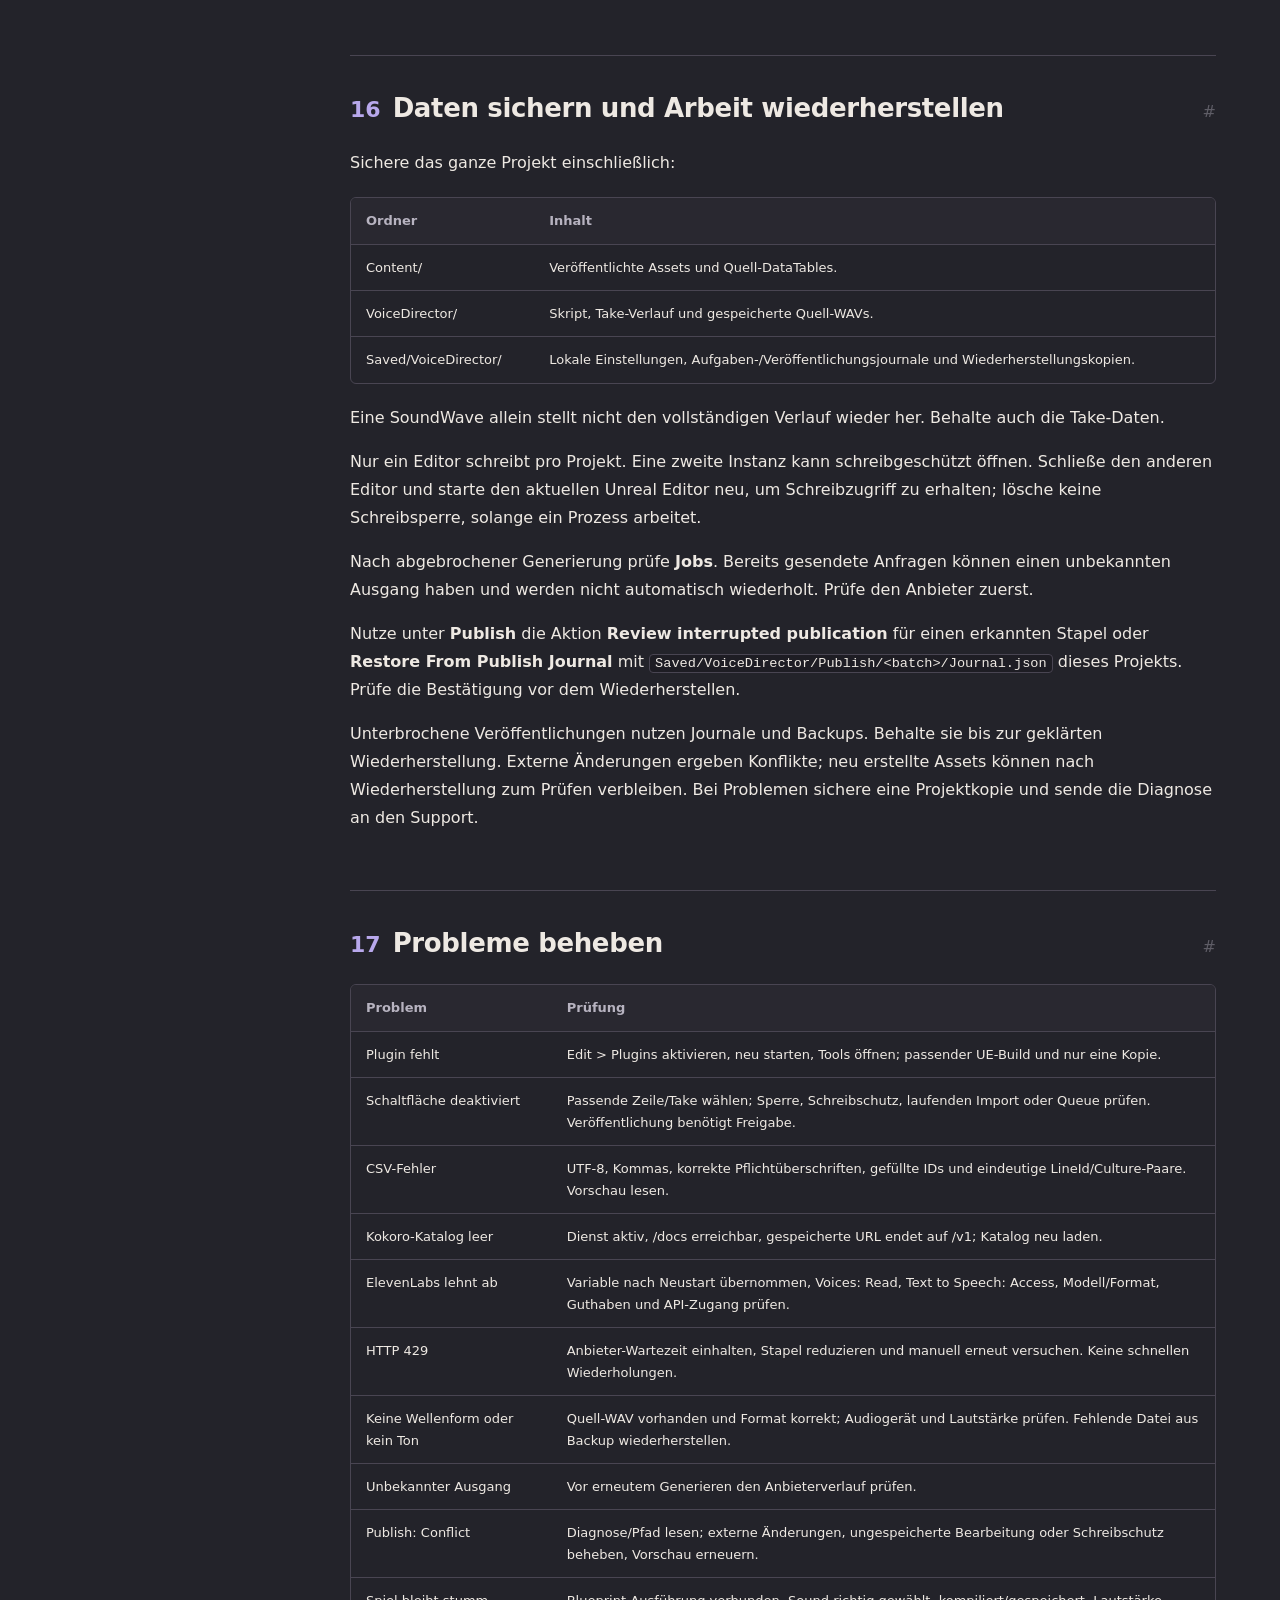
<file: de/index.html>
<!doctype html>
<html lang="de">
<head>
<meta charset="utf-8"><meta name="viewport" content="width=device-width, initial-scale=1">
<meta name="color-scheme" content="dark light"><meta name="theme-color" content="#23232a">
<title>VoiceDirector | Dokumentation</title><meta name="description" content="Die Schritt-für-Schritt-Anleitung zu VoiceDirector für Unreal Engine 5.5-5.8. Importiere Dialoge, erstelle Aufnahmen, wähle einen Take und veröffentliche spielbare Audio-Assets.">
<link rel="canonical" href="https://nexusforgeue.github.io/VoiceDirector-docs/de/"><link rel="alternate" hreflang="en" href="https://nexusforgeue.github.io/VoiceDirector-docs/en/">
<link rel="alternate" hreflang="ru" href="https://nexusforgeue.github.io/VoiceDirector-docs/ru/">
<link rel="alternate" hreflang="de" href="https://nexusforgeue.github.io/VoiceDirector-docs/de/">
<link rel="alternate" hreflang="fr" href="https://nexusforgeue.github.io/VoiceDirector-docs/fr/">
<link rel="alternate" hreflang="es" href="https://nexusforgeue.github.io/VoiceDirector-docs/es/">
<link rel="alternate" hreflang="pt-BR" href="https://nexusforgeue.github.io/VoiceDirector-docs/pt-BR/">
<link rel="alternate" hreflang="zh-Hans" href="https://nexusforgeue.github.io/VoiceDirector-docs/zh-Hans/">
<link rel="alternate" hreflang="ja" href="https://nexusforgeue.github.io/VoiceDirector-docs/ja/">
<link rel="alternate" hreflang="ko" href="https://nexusforgeue.github.io/VoiceDirector-docs/ko/">
<link rel="icon" type="image/svg+xml" href="../assets/voice-director.svg">
<link rel="stylesheet" href="../assets/site.css?v=326b0f632e55"><script src="../assets/site.js?v=70e562822bc8" defer></script>
<noscript><style>.search,.locale-picker,.icon-button,.print-button,.menu-toggle{display:none}@media(max-width:900px){.sidebar{position:static;transform:none;visibility:visible;width:auto;height:auto;box-shadow:none;border-right:0;border-bottom:1px solid var(--border)}}</style></noscript>
</head>
<body data-no-results="Keine Treffer. Versuche einen Schaltflächennamen oder ein kürzeres Wort." data-search-label="Gefundene Abschnitte">
<a class="skip-link" href="#content">Zum Handbuch</a>
<header class="site-header"><a class="brand" href="#top"><img src="../assets/voice-director.svg" width="36" height="36" alt=""><span>Voice<span class="brand-light">Director</span></span></a><span class="header-divider"></span><span class="header-label">Dokumentation</span><div class="header-actions"><span class="version">1.0.0</span><label class="locale-picker"><span class="sr-only">Sprache</span><select id="locale"><option value="en">English</option><option value="ru">Русский</option><option value="de" selected>Deutsch</option><option value="fr">Français</option><option value="es">Español</option><option value="pt-BR">Português (Brasil)</option><option value="zh-Hans">简体中文</option><option value="ja">日本語</option><option value="ko">한국어</option></select></label><button type="button" class="icon-button" id="theme-toggle" aria-label="Darstellung wechseln" title="Darstellung wechseln"><span aria-hidden="true">◐</span></button><button type="button" class="print-button" id="print">Drucken</button><button type="button" class="menu-toggle" id="menu-toggle" aria-controls="sidebar" aria-expanded="false">Menü</button></div></header>
<div class="layout"><aside class="sidebar" id="sidebar"><form class="search" role="search"><label for="search">Antwort finden</label><div class="search-field"><span aria-hidden="true">⌕</span><input id="search" type="search" placeholder="Text, Stimmen, Veröffentlichung..." autocomplete="off"><kbd aria-hidden="true">/</kbd></div><div id="search-results" class="search-results" hidden></div><p class="sr-only" id="search-status" role="status" aria-live="polite"></p></form><nav aria-label="Inhalt"><div class="nav-group"><p>Erste Schritte</p><a href="#start" class="nav-link"><span class="nav-number" aria-hidden="true">1</span>Was VoiceDirector macht</a><a href="#install" class="nav-link"><span class="nav-number" aria-hidden="true">2</span>Installieren und öffnen</a><a href="#first-take" class="nav-link"><span class="nav-number" aria-hidden="true">3</span>Deine erste spielbare Zeile</a></div><div class="nav-group"><p>Dein Dialogskript</p><a href="#script" class="nav-link"><span class="nav-number" aria-hidden="true">4</span>Text schreiben und importieren</a><a href="#datatable" class="nav-link"><span class="nav-number" aria-hidden="true">5</span>Eine Unreal-DataTable importieren</a></div><div class="nav-group"><p>Aufnahme und Generierung</p><a href="#voices" class="nav-link"><span class="nav-number" aria-hidden="true">6</span>Einer Figur eine Stimme zuweisen</a><a href="#kokoro" class="nav-link"><span class="nav-number" aria-hidden="true">7</span>Kokoro lokal einrichten</a><a href="#elevenlabs" class="nav-link"><span class="nav-number" aria-hidden="true">8</span>ElevenLabs einrichten</a><a href="#jobs" class="nav-link"><span class="nav-number" aria-hidden="true">9</span>Generieren und Warteschlange verfolgen</a></div><div class="nav-group"><p>Prüfung und Spielaudio</p><a href="#takes" class="nav-link"><span class="nav-number" aria-hidden="true">10</span>Takes anhören und auswählen</a><a href="#publish" class="nav-link"><span class="nav-number" aria-hidden="true">11</span>Spielaudio veröffentlichen</a><a href="#game" class="nav-link"><span class="nav-number" aria-hidden="true">12</span>Audio im Spiel abspielen</a><a href="#localization" class="nav-link"><span class="nav-number" aria-hidden="true">13</span>Sprachen und Dialogkontexte</a><a href="#actor" class="nav-link"><span class="nav-number" aria-hidden="true">14</span>Aufnahmen von Sprechern sammeln</a></div><div class="nav-group"><p>Einstellungen und Hilfe</p><a href="#settings" class="nav-link"><span class="nav-number" aria-hidden="true">15</span>Einstellungen und Generierungsgrenzen</a><a href="#backup" class="nav-link"><span class="nav-number" aria-hidden="true">16</span>Daten sichern und Arbeit wiederherstellen</a><a href="#troubleshooting" class="nav-link"><span class="nav-number" aria-hidden="true">17</span>Probleme beheben</a><a href="#faq" class="nav-link"><span class="nav-number" aria-hidden="true">18</span>Häufige Fragen</a><a href="#support" class="nav-link"><span class="nav-number" aria-hidden="true">19</span>Hilfe erhalten</a></div></nav><div class="sidebar-footer"><span class="status-dot" aria-hidden="true"></span>UE 5.5-5.8 · Windows x64</div></aside>
<main id="content" tabindex="-1"><div id="top" class="hero"><div class="eyebrow">VoiceDirector-Handbuch</div><h1>Vom Dialogtext zur Stimme im Spiel</h1><p class="hero-description">Die Schritt-für-Schritt-Anleitung zu VoiceDirector für Unreal Engine 5.5-5.8. Importiere Dialoge, erstelle Aufnahmen, wähle einen Take und veröffentliche spielbare Audio-Assets.</p><div class="hero-meta"><span class="pill purple">VoiceDirector 1.0.0</span><span class="pill">UE 5.5-5.8</span><span class="pill">Windows x64</span></div><div class="workflow" aria-label="Arbeitsablauf"><div><span>1</span>Text importieren</div><div><span>2</span>Take erstellen</div><div><span>3</span>Anhören</div><div><span>4</span>Freigeben</div><div><span>5</span>Veröffentlichen</div></div><a class="button primary hero-cta" href="#first-take">Deine erste spielbare Zeile <span aria-hidden="true">↗</span></a><p class="ui-note">Schaltflächen und Felder behalten ihre englischen Namen aus dem Plugin. Die Anleitung erklärt die Schritte auf Deutsch.</p></div><section id="start" class="doc-section" aria-labelledby="start-title"><div class="section-heading"><span class="section-index" aria-hidden="true">1</span><h2 id="start-title">Was VoiceDirector macht</h2><a href="#start" class="anchor-link" aria-label="Link zu diesem Abschnitt">#</a></div><p>VoiceDirector hilft bei der Dialogproduktion im Unreal-Editor. Du lieferst den Text, wählst eine Stimme oder importierst eine Aufnahme, hörst die Ergebnisse an und entscheidest, welcher Take ins Spiel kommt. Das Ergebnis ist ein normales Unreal-Audio-Asset: <strong>SoundWave</strong>. Mit Dialogbindungen lassen sich auch <strong>DialogueWave</strong>-Assets erstellen.</p><div class="table-wrap"><table><thead><tr><th scope="col">Registerkarte</th><th scope="col">Aufgabe</th></tr></thead><tbody><tr><td>Lines</td><td>Dialoge importieren, Zeilen auswählen, Takes anhören und freigeben.</td></tr><tr><td>Voices</td><td>Eine Anbieter-Stimme pro Figur und Sprache zuweisen.</td></tr><tr><td>Jobs</td><td>Generierung verfolgen und den neuen Take öffnen.</td></tr><tr><td>Publish</td><td>Änderungen an Spielaudio prüfen und anwenden.</td></tr><tr><td>Settings</td><td>Verbindungen, Ausgabe, DataTable-Zuordnung und Grenzen einstellen.</td></tr></tbody></table></div><p>Eine <strong>Zeile</strong> ist ein Skripteintrag. Eine <strong>Variante</strong> ist diese Zeile in einer Sprache. Ein <strong>Take</strong> ist eine Aufnahme davon. Mehrere Takes bleiben erhalten, während das bisherige Spielaudio weiterverwendet wird.</p><div class="callout "><p>Eine vorhandene WAV genügt für den Einstieg. KI-Generierung ist optional. VoiceDirector schreibt keine Dialoge, übersetzt keine Texte, klont keine Stimmen und erzeugt keine Sprache während des Spiels.</p></div></section>
<section id="install" class="doc-section" aria-labelledby="install-title"><div class="section-heading"><span class="section-index" aria-hidden="true">2</span><h2 id="install-title">Installieren und öffnen</h2><a href="#install" class="anchor-link" aria-label="Link zu diesem Abschnitt">#</a></div><h3>Dein erstes Unreal-Projekt</h3><ol><li>Öffne <strong>Epic Games Launcher &gt; Unreal Engine &gt; Library</strong> und starte UE 5.5, 5.6, 5.7 oder 5.8.</li><li>Wähle im Projektbrowser <strong>Games &gt; Third Person</strong>, dann <strong>Blueprint</strong> und <strong>Desktop</strong>. Blueprints sind visuelle Programme aus verbundenen Knoten; für diese Anleitung brauchst du kein C++.</li><li>Wähle Namen und Speicherordner, klicke <strong>Create</strong> und warte auf den Editor.</li></ol><h3>Plugin hinzufügen</h3><p>Verwende den Build für deine Unreal-Version auf Windows x64. Bei Fab-Installation füge das Plugin über die Launcher-Bibliothek zur passenden Engine hinzu. Für eine Projektinstallation schließe den Editor und lege den gesamten Plugin-Ordner unter <code>YourProject/Plugins/VoiceDirector/</code> ab. Erstelle <code>Plugins</code> bei Bedarf.</p><pre><code>YourProject/Plugins/VoiceDirector/VoiceDirector.uplugin</code></pre><p>Keine zweite verschachtelte VoiceDirector-Ebene. Ein reines Blueprint-Projekt benötigt das kompilierte Paket mit allen mitgelieferten Build-Dateien. Nur Quellcode erfordert einen C++-Compiler und einen eigenen Build.</p><ol><li>Öffne das Projekt und <strong>Edit &gt; Plugins</strong>. Suche VoiceDirector und aktiviere es.</li><li>Starte den Editor neu, falls verlangt.</li><li>Öffne <strong>Tools &gt; VoiceDirector</strong>.</li></ol><div class="callout warning"><p>Installiere nur eine Kopie: in der Engine oder im Projekt. Zwei Kopien können den Projektstart verhindern.</p></div></section>
<section id="first-take" class="doc-section" aria-labelledby="first-take-title"><div class="section-heading"><span class="section-index" aria-hidden="true">3</span><h2 id="first-take-title">Deine erste spielbare Zeile</h2><a href="#first-take" class="anchor-link" aria-label="Link zu diesem Abschnitt">#</a></div><p>Dieser Einstieg verwendet eine fertige Aufnahme. Kokoro und ElevenLabs müssen dafür nicht eingerichtet sein.</p><div class="sample-box"><div><span class="eyebrow">Beispieldateien</span><h3>Die erste Zeile ist bereit zum Import</h3><p>Eine CSV-Zeile und eine echte WAV mit „Keep your voice down.“ Die Sprache wurde lokal mit Kokoro erzeugt. Zum Import brauchst du weder Server noch Konto.</p></div><div class="sample-actions"><a class="button primary" href="../assets/examples/first-line.csv" download="VoiceDirector-first-line.csv">CSV herunterladen</a><a class="button" href="../assets/examples/first-line.wav" download="VoiceDirector-first-line.wav">WAV herunterladen</a></div><audio controls preload="none" src="../assets/examples/first-line.wav" aria-label="Beispiel anhören"><a href="../assets/examples/first-line.wav">WAV herunterladen</a></audio></div><ol><li>Öffne <strong>Settings</strong>. Trage bei <strong>Output Content folder (/Game/...)</strong> <code>/Game/VoiceDirector/Audio</code> ein und klicke <strong>Save Output Folder</strong>. <code>/Game</code> entspricht dem Projektordner <strong>Content</strong>, keinem Windows-Laufwerk.</li><li>Lade beide Beispieldateien in einen gut auffindbaren Ordner.</li><li>Öffne unter <strong>Lines</strong> den Bereich <strong>Import script</strong>. Setze <strong>Import SourceId</strong> auf <code>MyScript</code>, klicke <strong>Import CSV</strong> und wähle die CSV.</li><li>Prüfe die Vorschau und klicke <strong>Apply Import</strong>. Lass <strong>Full snapshot</strong> ausgeschaltet.</li><li>Wähle <code>L-001</code> mit Sprache <code>en</code>. Klicke <strong>Import WAV</strong> und wähle die Beispiel-WAV.</li><li>Wähle bei Bedarf <strong>Select take</strong>, dann <strong>Play</strong>. Du hörst „Keep your voice down.“ <strong>Stop</strong> beendet die Wiedergabe.</li><li>Klicke <strong>Approve take</strong>.</li><li>Öffne <strong>Publish</strong> oder <strong>Review publishing</strong>. Klicke <strong>Refresh Preview</strong>, markiere die neue SoundWave-Zeile und wähle <strong>Apply Selected Approved</strong>.</li><li>Öffne mit <kbd>Ctrl</kbd> + <kbd>Space</kbd> den <strong>Content Drawer</strong> und gehe zu <strong>Content &gt; VoiceDirector &gt; Audio</strong>. Danach kannst du <a href="#game">den Ton im Spiel abspielen</a>.</li></ol><p>In einem schmalen Fenster öffne <strong>Sources &amp; filters</strong> für den Import und <strong>Take review</strong> für die Aufnahmen. Auch ein Doppelklick auf die Zeile öffnet die Prüfung.</p>
    <div class="callout success"><p>Ein Name wie <code>VD_...</code> mit Kennung ist normal. Der vollständige Asset-Pfad steht in der Veröffentlichungszeile; <strong>Copy</strong> kopiert ihn.</p></div></section>
<section id="script" class="doc-section" aria-labelledby="script-title"><div class="section-heading"><span class="section-index" aria-hidden="true">4</span><h2 id="script-title">Text schreiben und importieren</h2><a href="#script" class="anchor-link" aria-label="Link zu diesem Abschnitt">#</a></div><p>Schreibe die Dialoge in einer Tabelle oder einem Texteditor. Exportiere <strong>UTF-8-CSV mit Kommas</strong>.</p><pre><code>LineId,CharacterId,Culture,Text,Context
L-001,rowan,en,Keep your voice down.,At the city gate</code></pre><div class="table-wrap"><table><thead><tr><th scope="col">Spalte</th><th scope="col">Bedeutung</th></tr></thead><tbody><tr><td>LineId</td><td>Stabile Zeilenkennung. Beim Ändern des Textes beibehalten.</td></tr><tr><td>CharacterId</td><td>Stabile Figurenkennung für die Stimmenzuweisung.</td></tr><tr><td>Culture</td><td>Sprachcode wie en, fr oder ru.</td></tr><tr><td>Text</td><td>Angezeigter Dialogtext, erforderlich.</td></tr><tr><td>Context</td><td>Optionale Regie- oder Szenennotiz.</td></tr><tr><td>SpokenText</td><td>Optionaler tatsächlicher Sprechtext. Leer bedeutet: Text verwenden.</td></tr><tr><td>SourceNamespace / SourceKey / SourceRevision</td><td>Optionale Herkunftsdaten.</td></tr></tbody></table></div><p>Unter <strong>Lines &gt; Import script</strong> vergib eine stabile <strong>Import SourceId</strong>, öffne <strong>Import CSV</strong>, prüfe <strong>Added / Changed / Archived / Unchanged</strong> und klicke <strong>Apply Import</strong>. Eine Vorschau allein verändert nichts.</p><p>Nutze beim erneuten Import dieselbe SourceId und LineId. Identitäten und alte Takes bleiben erhalten. LineId darf in mehreren Sprachen vorkommen, aber das Paar LineId/Culture muss innerhalb einer Quelle eindeutig sein. Die Figur einer Zeile bleibt über Sprachen hinweg gleich.</p><div class="callout changed"><p><strong>Full snapshot</strong> archiviert fehlende Zeilen dieser Quelle in den importierten Sprachen. Aktiviere es nur für einen vollständigen Ersatz dieses Bereichs. Ohne den Haken bleiben fehlende Zeilen erhalten. Aufnahmen werden durch Archivierung nicht gelöscht.</p></div><p>CSV-Grenzen: 16 MiB und 10.000 Zeilen.</p><p>Zellen mit Kommas werden in doppelte Anführungszeichen gesetzt. Ein enthaltenes Anführungszeichen wird verdoppelt: <code>"Er sagte ""Warte."""</code>. Tabellenprogramme erledigen das normalerweise. Semikolon-CSV muss erneut mit Kommas gespeichert werden.</p></section>
<section id="datatable" class="doc-section" aria-labelledby="datatable-title"><div class="section-heading"><span class="section-index" aria-hidden="true">5</span><h2 id="datatable-title">Eine Unreal-DataTable importieren</h2><a href="#datatable" class="anchor-link" aria-label="Link zu diesem Abschnitt">#</a></div><p>Eine <strong>DataTable</strong> speichert Tabellenzeilen in Unreal. Du kannst sie direkt auswählen, ohne CSV oder handgeschriebenes JSON.</p><ol><li>Wähle unter <strong>Settings &gt; Script DataTable</strong> das Asset.</li><li>Ordne Spalten <strong>LineId, CharacterId, Culture, Text</strong> sowie optional <strong>Context</strong> und <strong>SpokenText</strong> zu. String, Name und Text werden unterstützt. <code>@RowName</code> nutzt den Zeilennamen als LineId.</li><li>Die Quelle wird automatisch aus dem DataTable-Asset-Pfad abgeleitet. Klicke <strong>Preview DataTable Import</strong>.</li><li>Prüfe die Änderungen unter <strong>Lines</strong> und nutze <strong>Apply Import</strong>.</li></ol><h3>Eine neue Tabelle anlegen</h3><p>Erstelle im Content Browser eine <strong>Blueprint Structure</strong>. Füge String-Felder <code>LineId</code>, <code>CharacterId</code>, <code>Culture</code> und Text-Felder <code>Text</code>, <code>Context</code>, <code>SpokenText</code> hinzu. Speichere sie. Erstelle eine <strong>Data Table</strong> mit dieser Struktur, füge eine Zeile hinzu und trage die Beispielwerte ein.</p><p>DataTables dürfen höchstens 10.000 Zeilen enthalten.</p><p><code>VoiceDirectorScriptRow</code> ist außerdem als Importtyp im Editor verfügbar. Braucht das fertige Spiel selbst die Tabelle, verwende eine eigene Runtime-Struktur. Veröffentlichte SoundWaves sind normale Spiel-Assets.</p></section>
<section id="voices" class="doc-section" aria-labelledby="voices-title"><div class="section-heading"><span class="section-index" aria-hidden="true">6</span><h2 id="voices-title">Einer Figur eine Stimme zuweisen</h2><a href="#voices" class="anchor-link" aria-label="Link zu diesem Abschnitt">#</a></div><p>Anbieter-Stimmen sind vorhandene Stimmen in Kokoro oder ElevenLabs. Eine Zuweisung verbindet eine davon mit <strong>CharacterId + Culture</strong>; sie trainiert kein neues Modell.</p><ol><li>Richte einen Anbieter nach den folgenden Abschnitten ein.</li><li>Wähle ihn unter <strong>Voices</strong> und klicke <strong>Check Connection / List Voices</strong>. Das liest den Katalog, ohne Sprache zu erzeugen.</li><li>Trage CharacterId und Culture aus dem Skript ein. Wähle <strong>Voice</strong> und <strong>Model</strong>, passe verfügbare Optionen an und klicke <strong>Save Voice Assignment</strong>.</li><li>Wähle unter <strong>Lines</strong> die passende Variante und <strong>Generate new take</strong>.</li></ol><p>Beispiel: <code>rowan</code>, <code>en</code>, Kokoro-Stimme <code>af_heart</code>, Modell <code>kokoro</code>. Die Stimme muss die gewünschte Sprache unterstützen. WAV-Import benötigt keine Stimmenzuweisung. Änderungen gelten für neue Generierungen; alte Takes behalten ihre Einstellungen.</p><figure class="screenshot"><button type="button" class="shot-open" data-zoom="../assets/screenshots/voices.png" aria-label="Screenshot vergrößern: Voices: Anbieter-Kataloge und Stimmenzuweisung für Figur und Sprache."><img src="../assets/screenshots/voices.png" alt="Voices: Anbieter-Kataloge und Stimmenzuweisung für Figur und Sprache." width="1920" height="1047" loading="lazy"><span class="zoom-hint">Screenshot vergrößern <span aria-hidden="true">↗</span></span></button><figcaption>Voices: Anbieter-Kataloge und Stimmenzuweisung für Figur und Sprache.</figcaption></figure></section>
<section id="kokoro" class="doc-section" aria-labelledby="kokoro-title"><div class="section-heading"><span class="section-index" aria-hidden="true">7</span><h2 id="kokoro-title">Kokoro lokal einrichten</h2><a href="#kokoro" class="anchor-link" aria-label="Link zu diesem Abschnitt">#</a></div><p>Kokoro-FastAPI läuft separat auf deinem Rechner oder einem erreichbaren Server. VoiceDirector verbindet sich damit, installiert oder startet den Dienst aber nicht. Abhängigkeiten und Modelle benötigen Speicherplatz.</p><ol><li>Folge der <a href="https://github.com/remsky/Kokoro-FastAPI/tree/404d122e847569012bd6a6afe36f1c3a5e1c66b7">offiziellen Einrichtung für Kokoro-FastAPI v0.9.0</a>. Für Windows CPU: Voraussetzungen installieren, Modell herunterladen und <code>.start-cpu.ps1</code> im Backend-Ordner ausführen.</li><li>Warte auf Dienst und Modell. Prüfe bei lokaler Standardinstallation im Browser <code>http://127.0.0.1:8880/docs</code>.</li><li>Setze unter <strong>Settings</strong> die <strong>Kokoro-FastAPI base URL</strong> auf <code>http://127.0.0.1:8880/v1</code>. Klicke <strong>Save Settings</strong>.</li><li>Lade unter <strong>Voices</strong> den Katalog. Beginne mit <code>af_heart</code>, Modell <code>kokoro</code>, Sprache <code>en</code> und Geschwindigkeit <code>1.0</code>.</li></ol><p>Kokoro unterstützt Geschwindigkeit 0.5-2.0. Sprachen hängen von Modell und Stimme ab. Russische Skripte und WAV-Imports sind möglich, aber diese Kokoro-Integration erzeugt keine russische Sprache. Dafür brauchst du eine geeignete andere Quelle.</p><div class="callout success"><p>Der Server muss beim Generieren laufen. Bereits veröffentlichtes Spielaudio funktioniert auch ohne ihn.</p></div></section>
<section id="elevenlabs" class="doc-section" aria-labelledby="elevenlabs-title"><div class="section-heading"><span class="section-index" aria-hidden="true">8</span><h2 id="elevenlabs-title">ElevenLabs einrichten</h2><a href="#elevenlabs" class="anchor-link" aria-label="Link zu diesem Abschnitt">#</a></div><p>Du brauchst ein eigenes ElevenLabs-Konto, Guthaben und einen berechtigten Schlüssel. Generierungen verbrauchen dein Kontingent. Prüfe vor großen Stapeln die aktuellen Preise.</p><ol><li>Öffne im Konto <strong>Developers &gt; API Keys</strong>. Erstelle einen Schlüssel mit <strong>Voices: Read</strong> und <strong>Text to Speech: Access</strong>. Erlaube bei eingeschränktem Modellzugriff dein Modell.</li><li>Suche im Windows-Startmenü nach <strong>Umgebungsvariablen für dieses Konto bearbeiten</strong>. Unter Benutzervariablen wähle <strong>Neu</strong>: Name <code>VOICEDIRECTOR_ELEVENLABS_KEY</code>, Wert dein Schlüssel. Bestätige alle Dialoge.</li><li>Schließe Unreal und Epic Games Launcher vollständig, auch den Launcher im Infobereich. Starte sie erneut, damit sie die Variable übernehmen.</li><li>Wähle <strong>ElevenLabs</strong> unter <strong>Voices</strong>, klicke <strong>Check Connection / List Voices</strong> und wähle eine verfügbare Stimme und ein Modell.</li><li>Speichere die Figuren-/Sprachzuweisung. Generiere zuerst eine kurze Zeile und höre sie an.</li></ol><div class="callout warning"><p>Der Schlüssel gehört in die Umgebungsvariable. Settings hat kein Schlüsselfeld. Teile ihn nicht in Skripten, Assets, Screenshots oder Supportnachrichten.</p></div><p>VoiceDirector fordert <code>pcm_24000</code> an und erstellt daraus eine PCM-WAV. Katalogzugriff bestätigt noch keine Berechtigung für dieses Ausgabeformat. Geschwindigkeit: 0.7-1.2; Style und Speaker Boost nur bei unterstützenden Modellen.</p><p>Bestehende Schlüssel lassen sich über <strong>More Actions (...) &gt; Edit</strong> ändern. Siehe die <a href="https://elevenlabs.io/docs/help-center/technical/how-do-i-authorize-myself-using-an-api-key">offizielle Schlüsselanleitung</a>. Berechtigungs-, Kontingent- oder regionale Zugriffsfehler müssen beim Anbieter geklärt werden.</p></section>
<section id="jobs" class="doc-section" aria-labelledby="jobs-title"><div class="section-heading"><span class="section-index" aria-hidden="true">9</span><h2 id="jobs-title">Generieren und Warteschlange verfolgen</h2><a href="#jobs" class="anchor-link" aria-label="Link zu diesem Abschnitt">#</a></div><ol><li>Wähle Varianten unter <strong>Lines</strong>; <kbd>Ctrl</kbd> oder <kbd>Shift</kbd> ermöglicht Mehrfachauswahl.</li><li>Klicke <strong>Generate selected</strong>. Prüfe Anbieter, Anfragen, Zeichen und Kostenschätzung im Bestätigungsdialog.</li><li>Verfolge <strong>Jobs</strong>. <strong>Pause</strong> hält neue Sendungen an, <strong>Resume</strong> setzt sie fort, <strong>Cancel</strong> stoppt den Rest.</li><li>Bei <strong>Completed</strong> öffnet <strong>Open take</strong> genau diese Aufnahme in <strong>Lines</strong> und entfernt störende Filter.</li></ol><p>Höchstens 1.000 Varianten pro Stapel und 5.000 Zeichen pro TTS-Anfrage.</p><p>Bei einer Variante heißt die Schaltfläche <strong>Generate new take</strong>, bei mehreren <strong>Generate selected</strong>.</p><p>Ein fertiger Take muss noch geprüft, freigegeben und veröffentlicht werden. Fehlerdiagnosen lassen sich kopieren.</p><div class="callout warning"><p><strong>UnknownRemoteOutcome</strong>: Eine gesendete Anfrage könnte serverseitig erfolgreich gewesen sein, obwohl keine Antwort ankam. Prüfe vor erneutem Generieren den Anbieterverlauf. Abbrechen holt gesendete Anfragen nicht zurück.</p></div><figure class="screenshot"><button type="button" class="shot-open" data-zoom="../assets/screenshots/jobs.png" aria-label="Screenshot vergrößern: Jobs: abgeschlossene Aufgaben mit Open take."><img src="../assets/screenshots/jobs.png" alt="Jobs: abgeschlossene Aufgaben mit Open take." width="1500" height="894" loading="lazy"><span class="zoom-hint">Screenshot vergrößern <span aria-hidden="true">↗</span></span></button><figcaption>Jobs: abgeschlossene Aufgaben mit Open take.</figcaption></figure></section>
<section id="takes" class="doc-section" aria-labelledby="takes-title"><div class="section-heading"><span class="section-index" aria-hidden="true">10</span><h2 id="takes-title">Takes anhören und auswählen</h2><a href="#takes" class="anchor-link" aria-label="Link zu diesem Abschnitt">#</a></div><p>Die Prüfansicht zeigt alle verfügbaren Takes mit aufgenommenem Text, Herkunft, Zeit, Dauer und echter WAV-Wellenform. Eine andere Zeile öffnet deren Verlauf.</p><div class="table-wrap"><table><thead><tr><th scope="col">Status</th><th scope="col">Bedeutung</th></tr></thead><tbody><tr><td>Selected</td><td>Der gerade geprüfte Take; keine Änderung am Spielaudio.</td></tr><tr><td>Approved</td><td>Die freigegebene Aufnahme dieser Variante.</td></tr><tr><td>In game / veröffentlicht</td><td>Die Aufnahme in den Spiel-Assets bis zur nächsten angewendeten Veröffentlichung.</td></tr><tr><td>Current / Stale / Unknown</td><td>Übereinstimmung mit bekannten aktuellen Eingaben. Text- oder Stimmenänderungen können alte Takes veralten lassen.</td></tr><tr><td>Human / AI</td><td>WAV-Import oder Anbieter-Generierung. Eine importierte WAV kann außerhalb des Plugins mit KI erstellt worden sein.</td></tr></tbody></table></div><p>Nutze <strong>Select take</strong>, <strong>Play</strong>, <strong>Stop</strong> und schließlich <strong>Approve take</strong>. Alle Takes bleiben vergleichbar. Die Wellenform wird zur Lesbarkeit skaliert; Lautstärke vergleichst du durch Anhören.</p><h3>Eigene WAV importieren</h3><p>Wähle eine Variante und <strong>Import WAV</strong>. Unterstützt: Little-Endian RIFF WAV, <strong>16-Bit-PCM, 24 oder 48 kHz, mono oder stereo</strong>, höchstens 64 MiB. MP3, Float-WAV und 24-Bit-PCM vorher konvertieren.</p><p><strong>More line actions</strong> bietet Sperren, Übersetzungsprüfung, Umbenennen mit stabiler ID und Dialogbindungen. Vor neuer Freigabe entsperren. Für gleiche Eingaben aktiviere <strong>Create another take even if input matches</strong>.</p><figure class="screenshot"><button type="button" class="shot-open" data-zoom="../assets/screenshots/lines.png" aria-label="Screenshot vergrößern: Lines: Dialogskript, Filter und Takes mit Wellenformen der tatsächlichen Aufnahmen."><img src="../assets/screenshots/lines.png" alt="Lines: Dialogskript, Filter und Takes mit Wellenformen der tatsächlichen Aufnahmen." width="1920" height="1047" loading="lazy"><span class="zoom-hint">Screenshot vergrößern <span aria-hidden="true">↗</span></span></button><figcaption>Lines: Dialogskript, Filter und Takes mit Wellenformen der tatsächlichen Aufnahmen.</figcaption></figure></section>
<section id="publish" class="doc-section" aria-labelledby="publish-title"><div class="section-heading"><span class="section-index" aria-hidden="true">11</span><h2 id="publish-title">Spielaudio veröffentlichen</h2><a href="#publish" class="anchor-link" aria-label="Link zu diesem Abschnitt">#</a></div><p>Nur Veröffentlichung erstellt oder aktualisiert die nativen Assets aus freigegebenen Takes. Import, Generierung und Freigabe allein ersetzen das bisherige Spielaudio nicht.</p><ol><li>Öffne <strong>Publish &gt; Refresh Preview</strong>.</li><li>Prüfe Pfad und Aktion: <strong>Create</strong> erstellt, <strong>Update</strong> aktualisiert, <strong>Conflict</strong> verlangt eine Klärung.</li><li>Markiere die gewünschten freigegebenen Zeilen samt benötigten Basis-SoundWaves und Dialogabhängigkeiten.</li><li>Klicke <strong>Apply Selected Approved</strong> und prüfe das Ergebnis. <strong>Copy</strong> kopiert den Pfad.</li></ol><p>Extern geänderte, ungespeicherte oder schreibgeschützte Assets werden nicht einfach überschrieben. Behebe den Konflikt und aktualisiere die Vorschau. Für einen veralteten freigegebenen Take brauchst du die ausdrückliche Option für stale Takes; prüfe vorher Aufnahme und Text.</p><div class="callout success"><p>Freigegeben und bereits im Spiel sind unabhängige Zustände. <strong>Publish</strong> wendet den Wechsel ausdrücklich an.</p></div><figure class="screenshot"><button type="button" class="shot-open" data-zoom="../assets/screenshots/publish.png" aria-label="Screenshot vergrößern: Publish: geplante Asset-Änderungen und Konflikte."><img src="../assets/screenshots/publish.png" alt="Publish: geplante Asset-Änderungen und Konflikte." width="1500" height="894" loading="lazy"><span class="zoom-hint">Screenshot vergrößern <span aria-hidden="true">↗</span></span></button><figcaption>Publish: geplante Asset-Änderungen und Konflikte.</figcaption></figure></section>
<section id="game" class="doc-section" aria-labelledby="game-title"><div class="section-heading"><span class="section-index" aria-hidden="true">12</span><h2 id="game-title">Audio im Spiel abspielen</h2><a href="#game" class="anchor-link" aria-label="Link zu diesem Abschnitt">#</a></div><ol><li>Öffne dein Level und im Hauptmenü der Werkzeugleiste <strong>Blueprints &gt; Open Level Blueprint</strong>.</li><li>Suche <strong>Event BeginPlay</strong>; bei Bedarf per Rechtsklick auf den Graphen erstellen.</li><li>Ziehe vom weißen Ausführungspin eine Verbindung und suche <strong>Play Sound 2D</strong>.</li><li>Wähle im Feld <strong>Sound</strong> die veröffentlichte SoundWave.</li><li>Klicke <strong>Compile</strong>, speichere Blueprint und Level und starte mit <strong>Play</strong>.</li></ol><p>Die Zeile spielt beim Levelstart. Für Figuren im Raum nutze Unreals räumliche Audioknoten und eigene Gesprächslogik. VoiceDirector erstellt Assets; das Spiel bestimmt den Zeitpunkt.</p><p>Referenziere das Audio im Spiel, damit es beim Packaging enthalten ist. Zur Laufzeit brauchst du weder Editor-Module noch Schlüssel oder TTS-Server. Siehe <a href="https://dev.epicgames.com/documentation/unreal-engine/BlueprintAPI/Audio/PlaySound2D?lang=en-US">Epics Play Sound 2D</a>.</p></section>
<section id="localization" class="doc-section" aria-labelledby="localization-title"><div class="section-heading"><span class="section-index" aria-hidden="true">13</span><h2 id="localization-title">Sprachen und Dialogkontexte</h2><a href="#localization" class="anchor-link" aria-label="Link zu diesem Abschnitt">#</a></div><p>Verwende bei Übersetzungen dieselbe LineId und CharacterId mit anderer Culture: <code>L-001,rowan,en</code> und <code>L-001,rowan,fr</code>. Liefere Übersetzung und passende Stimme oder Aufnahme selbst.</p><p>Die Standard-Ausgangssprache ist <code>en</code>. Veröffentliche Basis-SoundWave und neue lokalisierte Varianten zusammen. Unreal verwendet <code>/Game/L10N/&lt;culture&gt;/...</code>. Referenziere im Spiel das Basis-Asset und wähle die aktive Unreal-Kultur.</p><p>Nimm benötigte Kulturen und Internationalisierungsdaten unter <strong>Project Settings &gt; Packaging</strong> in den Build auf. Die Editorsprache allein legt die Dialogsprache des Spiels nicht fest.</p><h3>DialogueWave</h3><p>Erstelle <strong>DialogueVoice</strong>-Assets für Sprecher und optional Zuhörer. Unter <strong>More line actions</strong> wähle <strong>Dialogue speaker</strong>, Zuhörer und einen stabilen <strong>Context key</strong>, dann <strong>Save Dialogue Context</strong>. Veröffentliche benötigte SoundWave- und DialogueWave-Zeilen zusammen.</p><p>DialogueVoice ist Dialogmetadaten, kein Stimmmodell. Pro LineId gibt es einen Kontext. Weitere Gesprächskontexte benötigen eigene Zeilenkennungen.</p></section>
<section id="actor" class="doc-section" aria-labelledby="actor-title"><div class="section-heading"><span class="section-index" aria-hidden="true">14</span><h2 id="actor-title">Aufnahmen von Sprechern sammeln</h2><a href="#actor" class="anchor-link" aria-label="Link zu diesem Abschnitt">#</a></div><ol><li>Bereite den Text vor und nutze <strong>Settings &gt; Export Actor Manifest CSV</strong>.</li><li>Gib das Manifest dem Sprecher. Kennungen und verlangte WAV-Namen bleiben unverändert; verwende das unterstützte Aufnahmeformat.</li><li>Wähle bei Rückgabe <strong>Choose Actor Manifest</strong> und <strong>Choose Returned WAV Folder</strong>.</li><li>Klicke <strong>Preview Actor Matching</strong>. Prüfe fertige, fehlende und mehrdeutige Treffer; behebe Dateinamen und fehlende Aufnahmen.</li><li>Wähle fertige Zeilen und <strong>Import Selected Actor WAVs</strong>. Danach anhören, freigeben und veröffentlichen.</li></ol><p>Takes behalten den Text des ursprünglichen Manifests. Nach zwischenzeitlichen Skriptänderungen können sie stale sein. Vergleiche den gesprochenen Text mit dem aktuellen Skript.</p></section>
<section id="settings" class="doc-section" aria-labelledby="settings-title"><div class="section-heading"><span class="section-index" aria-hidden="true">15</span><h2 id="settings-title">Einstellungen und Generierungsgrenzen</h2><a href="#settings" class="anchor-link" aria-label="Link zu diesem Abschnitt">#</a></div><p><strong>Settings</strong> enthält Kokoro-URL, Ausgabeordner, DataTable-Zuordnung, Sprecherwerkzeuge und Queue-Grenzen. <strong>Save Settings</strong> speichert Verbindung und Generierung; <strong>Save Output Folder</strong> speichert das Ausgabeziel.</p><p>Begrenze Anfragen und Zeichen pro Stapel. Für USD-Schätzungen trage den Anbieterpreis pro 1.000 Zeichen ein. Preis <code>-1</code> bedeutet unbekannt; USD-Budget <code>-1</code> bedeutet keine USD-Grenze. Bei aktivem Budget und unbekanntem Preis bleibt Cloud-Generierung bis zur berechenbaren Schätzung gesperrt.</p><div class="callout warning"><p>Die Schätzung verwendet deinen eingegebenen Preis. Sie zeigt weder das Kontoguthaben noch einen garantierten Endpreis. Beachte auch das Anbieter-Kontingent.</p></div><p>Das sind lokale Editor-Einstellungen. Für normale Arbeit musst du kein JSON bearbeiten; nutze die sichtbaren Felder und Asset-Auswahl.</p><figure class="screenshot"><button type="button" class="shot-open" data-zoom="../assets/screenshots/settings.png" aria-label="Screenshot vergrößern: Settings: Verbindung, Ausgabeordner, Import und Generierungsgrenzen."><img src="../assets/screenshots/settings.png" alt="Settings: Verbindung, Ausgabeordner, Import und Generierungsgrenzen." width="1920" height="1047" loading="lazy"><span class="zoom-hint">Screenshot vergrößern <span aria-hidden="true">↗</span></span></button><figcaption>Settings: Verbindung, Ausgabeordner, Import und Generierungsgrenzen.</figcaption></figure></section>
<section id="backup" class="doc-section" aria-labelledby="backup-title"><div class="section-heading"><span class="section-index" aria-hidden="true">16</span><h2 id="backup-title">Daten sichern und Arbeit wiederherstellen</h2><a href="#backup" class="anchor-link" aria-label="Link zu diesem Abschnitt">#</a></div><p>Sichere das ganze Projekt einschließlich:</p><div class="table-wrap"><table><thead><tr><th scope="col">Ordner</th><th scope="col">Inhalt</th></tr></thead><tbody><tr><td>Content/</td><td>Veröffentlichte Assets und Quell-DataTables.</td></tr><tr><td>VoiceDirector/</td><td>Skript, Take-Verlauf und gespeicherte Quell-WAVs.</td></tr><tr><td>Saved/VoiceDirector/</td><td>Lokale Einstellungen, Aufgaben-/Veröffentlichungsjournale und Wiederherstellungskopien.</td></tr></tbody></table></div><p>Eine SoundWave allein stellt nicht den vollständigen Verlauf wieder her. Behalte auch die Take-Daten.</p><p>Nur ein Editor schreibt pro Projekt. Eine zweite Instanz kann schreibgeschützt öffnen. Schließe den anderen Editor und starte den aktuellen Unreal Editor neu, um Schreibzugriff zu erhalten; lösche keine Schreibsperre, solange ein Prozess arbeitet.</p><p>Nach abgebrochener Generierung prüfe <strong>Jobs</strong>. Bereits gesendete Anfragen können einen unbekannten Ausgang haben und werden nicht automatisch wiederholt. Prüfe den Anbieter zuerst.</p><p>Nutze unter <strong>Publish</strong> die Aktion <strong>Review interrupted publication</strong> für einen erkannten Stapel oder <strong>Restore From Publish Journal</strong> mit <code>Saved/VoiceDirector/Publish/&lt;batch&gt;/Journal.json</code> dieses Projekts. Prüfe die Bestätigung vor dem Wiederherstellen.</p><p>Unterbrochene Veröffentlichungen nutzen Journale und Backups. Behalte sie bis zur geklärten Wiederherstellung. Externe Änderungen ergeben Konflikte; neu erstellte Assets können nach Wiederherstellung zum Prüfen verbleiben. Bei Problemen sichere eine Projektkopie und sende die Diagnose an den Support.</p></section>
<section id="troubleshooting" class="doc-section" aria-labelledby="troubleshooting-title"><div class="section-heading"><span class="section-index" aria-hidden="true">17</span><h2 id="troubleshooting-title">Probleme beheben</h2><a href="#troubleshooting" class="anchor-link" aria-label="Link zu diesem Abschnitt">#</a></div><div class="table-wrap"><table><thead><tr><th scope="col">Problem</th><th scope="col">Prüfung</th></tr></thead><tbody><tr><td>Plugin fehlt</td><td>Edit > Plugins aktivieren, neu starten, Tools öffnen; passender UE-Build und nur eine Kopie.</td></tr><tr><td>Schaltfläche deaktiviert</td><td>Passende Zeile/Take wählen; Sperre, Schreibschutz, laufenden Import oder Queue prüfen. Veröffentlichung benötigt Freigabe.</td></tr><tr><td>CSV-Fehler</td><td>UTF-8, Kommas, korrekte Pflichtüberschriften, gefüllte IDs und eindeutige LineId/Culture-Paare. Vorschau lesen.</td></tr><tr><td>Kokoro-Katalog leer</td><td>Dienst aktiv, /docs erreichbar, gespeicherte URL endet auf /v1; Katalog neu laden.</td></tr><tr><td>ElevenLabs lehnt ab</td><td>Variable nach Neustart übernommen, Voices: Read, Text to Speech: Access, Modell/Format, Guthaben und API-Zugang prüfen.</td></tr><tr><td>HTTP 429</td><td>Anbieter-Wartezeit einhalten, Stapel reduzieren und manuell erneut versuchen. Keine schnellen Wiederholungen.</td></tr><tr><td>Keine Wellenform oder kein Ton</td><td>Quell-WAV vorhanden und Format korrekt; Audiogerät und Lautstärke prüfen. Fehlende Datei aus Backup wiederherstellen.</td></tr><tr><td>Unbekannter Ausgang</td><td>Vor erneutem Generieren den Anbieterverlauf prüfen.</td></tr><tr><td>Publish: Conflict</td><td>Diagnose/Pfad lesen; externe Änderungen, ungespeicherte Bearbeitung oder Schreibschutz beheben, Vorschau erneuern.</td></tr><tr><td>Spiel bleibt stumm</td><td>Blueprint-Ausführung verbunden, Sound richtig gewählt, kompiliert/gespeichert, Lautstärke hörbar und Asset/Kultur im Build enthalten.</td></tr></tbody></table></div></section>
<section id="faq" class="doc-section" aria-labelledby="faq-title"><div class="section-heading"><span class="section-index" aria-hidden="true">18</span><h2 id="faq-title">Häufige Fragen</h2><a href="#faq" class="anchor-link" aria-label="Link zu diesem Abschnitt">#</a></div><details><summary>Kostet der erste Einstieg etwas?</summary><p>CSV/WAV-Import und natives Audio brauchen kein Anbieter-Konto. ElevenLabs verwendet eigene Preise und Credits. Für lokales Kokoro installierst du den Dienst und lädst Modelle herunter.</p></details><details><summary>Woher kommen Text und Stimmen?</summary><p>Den Text lieferst du. Audio kommt aus deinen WAVs oder vom Anbieter. VoiceDirector organisiert Takes; es schreibt keine Geschichte und trainiert keine Stimme.</p></details><details><summary>Brauche ich C++ oder JSON?</summary><p>Normale Nutzung funktioniert in Blueprint-Projekten mit kompiliertem Paket. Stimmen, Einstellungen und DataTable-Zuordnung haben sichtbare Bedienelemente. Quellcode-Kompilierung ist ein eigener Entwicklerablauf.</p></details><details><summary>Ersetzt ein neuer Take sofort das Spielaudio?</summary><p>Nein. Anhören, freigeben und Veröffentlichungsänderung ausdrücklich anwenden. Bis dahin bleibt die vorherige veröffentlichte Aufnahme.</p></details><details><summary>Bleibe ich beim Sprachwechsel im Abschnitt?</summary><p>Ja. Die Sprachauswahl behält den aktuellen Abschnitt. Englische Plugin-Beschriftungen bleiben erkennbar.</p></details><details><summary>Generiert das fertige Spiel neue Sprache?</summary><p>VoiceDirector 1.0.0 ist ein Editorwerkzeug. Das Spiel spielt veröffentlichte native Audio-Assets; Runtime-TTS gehört nicht dazu.</p></details></section>
<section id="support" class="doc-section" aria-labelledby="support-title"><div class="section-heading"><span class="section-index" aria-hidden="true">19</span><h2 id="support-title">Hilfe erhalten</h2><a href="#support" class="anchor-link" aria-label="Link zu diesem Abschnitt">#</a></div><p>Schreibe an <a href="mailto:nexusforgeuesupport@gmail.com">nexusforgeuesupport@gmail.com</a>. Nenne VoiceDirector-/Unreal-Version, Anbieter, genaue Schritte, Fehlermeldung und einen Screenshot der betroffenen Registerkarte.</p><p>Keine API-Schlüssel senden. Ein kleines freigebbares Skript-/Audio-Beispiel ist hilfreicher als ein privates Gesamtprojekt. Vor Untersuchungen zur Wiederherstellung immer eine Kopie behalten.</p></section><footer class="page-footer"><a href="#top">Nach oben ↑</a><span>© NexusForgeUE · VoiceDirector</span><a href="https://github.com/NexusForgeUE/VoiceDirector-docs">GitHub</a></footer></main></div>
<dialog id="image-dialog" aria-labelledby="image-title"><div class="dialog-toolbar"><span id="image-title"></span><div><button type="button" id="image-size" aria-pressed="false">Originalgröße</button><button type="button" id="image-close" aria-label="Schließen">Schließen <span aria-hidden="true">×</span></button></div></div><div class="image-scroll"><img id="dialog-image" alt=""></div></dialog>
<noscript><div class="no-script">Das gesamte Handbuch ist ohne JavaScript lesbar. Sprache auswählen: <span><a href="../en/">English</a> · <a href="../ru/">Русский</a> · <a href="../de/">Deutsch</a> · <a href="../fr/">Français</a> · <a href="../es/">Español</a> · <a href="../pt-BR/">Português (Brasil)</a> · <a href="../zh-Hans/">简体中文</a> · <a href="../ja/">日本語</a> · <a href="../ko/">한국어</a></span></div></noscript>
</body></html>
</file>
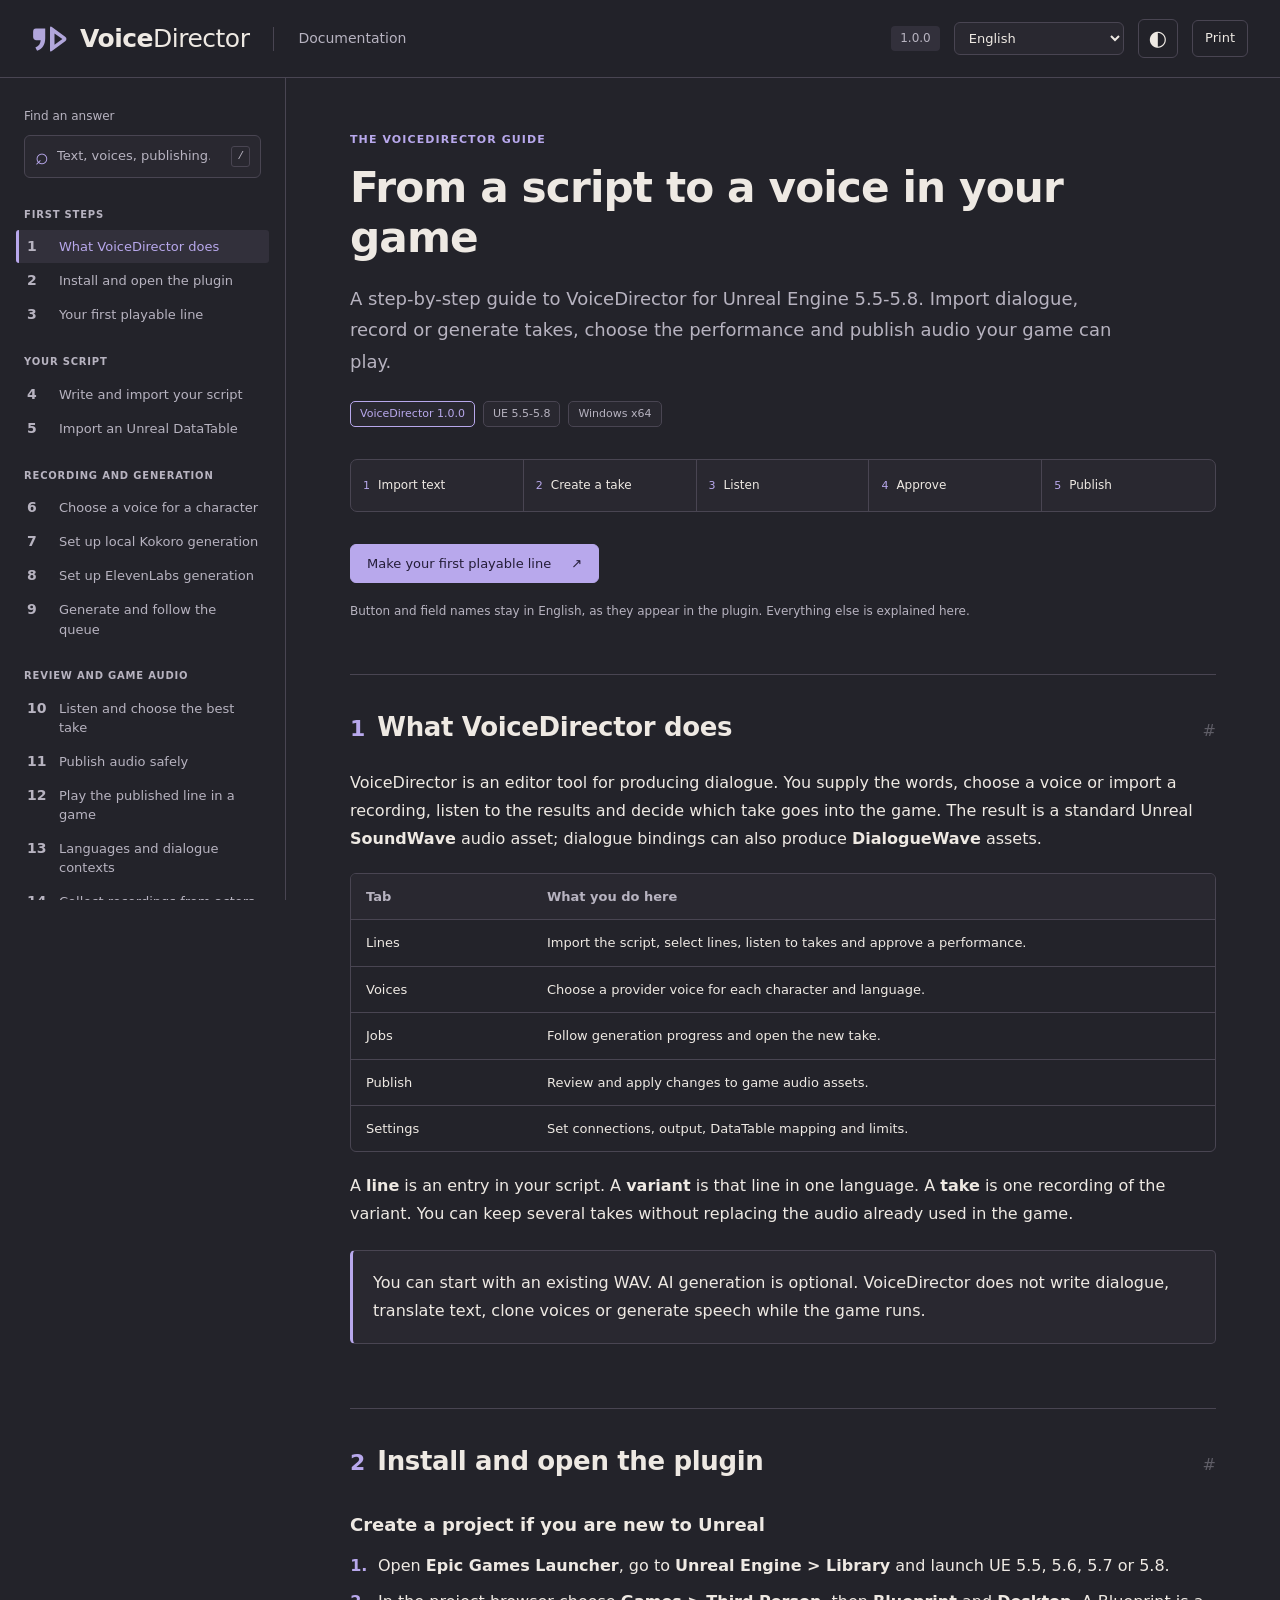
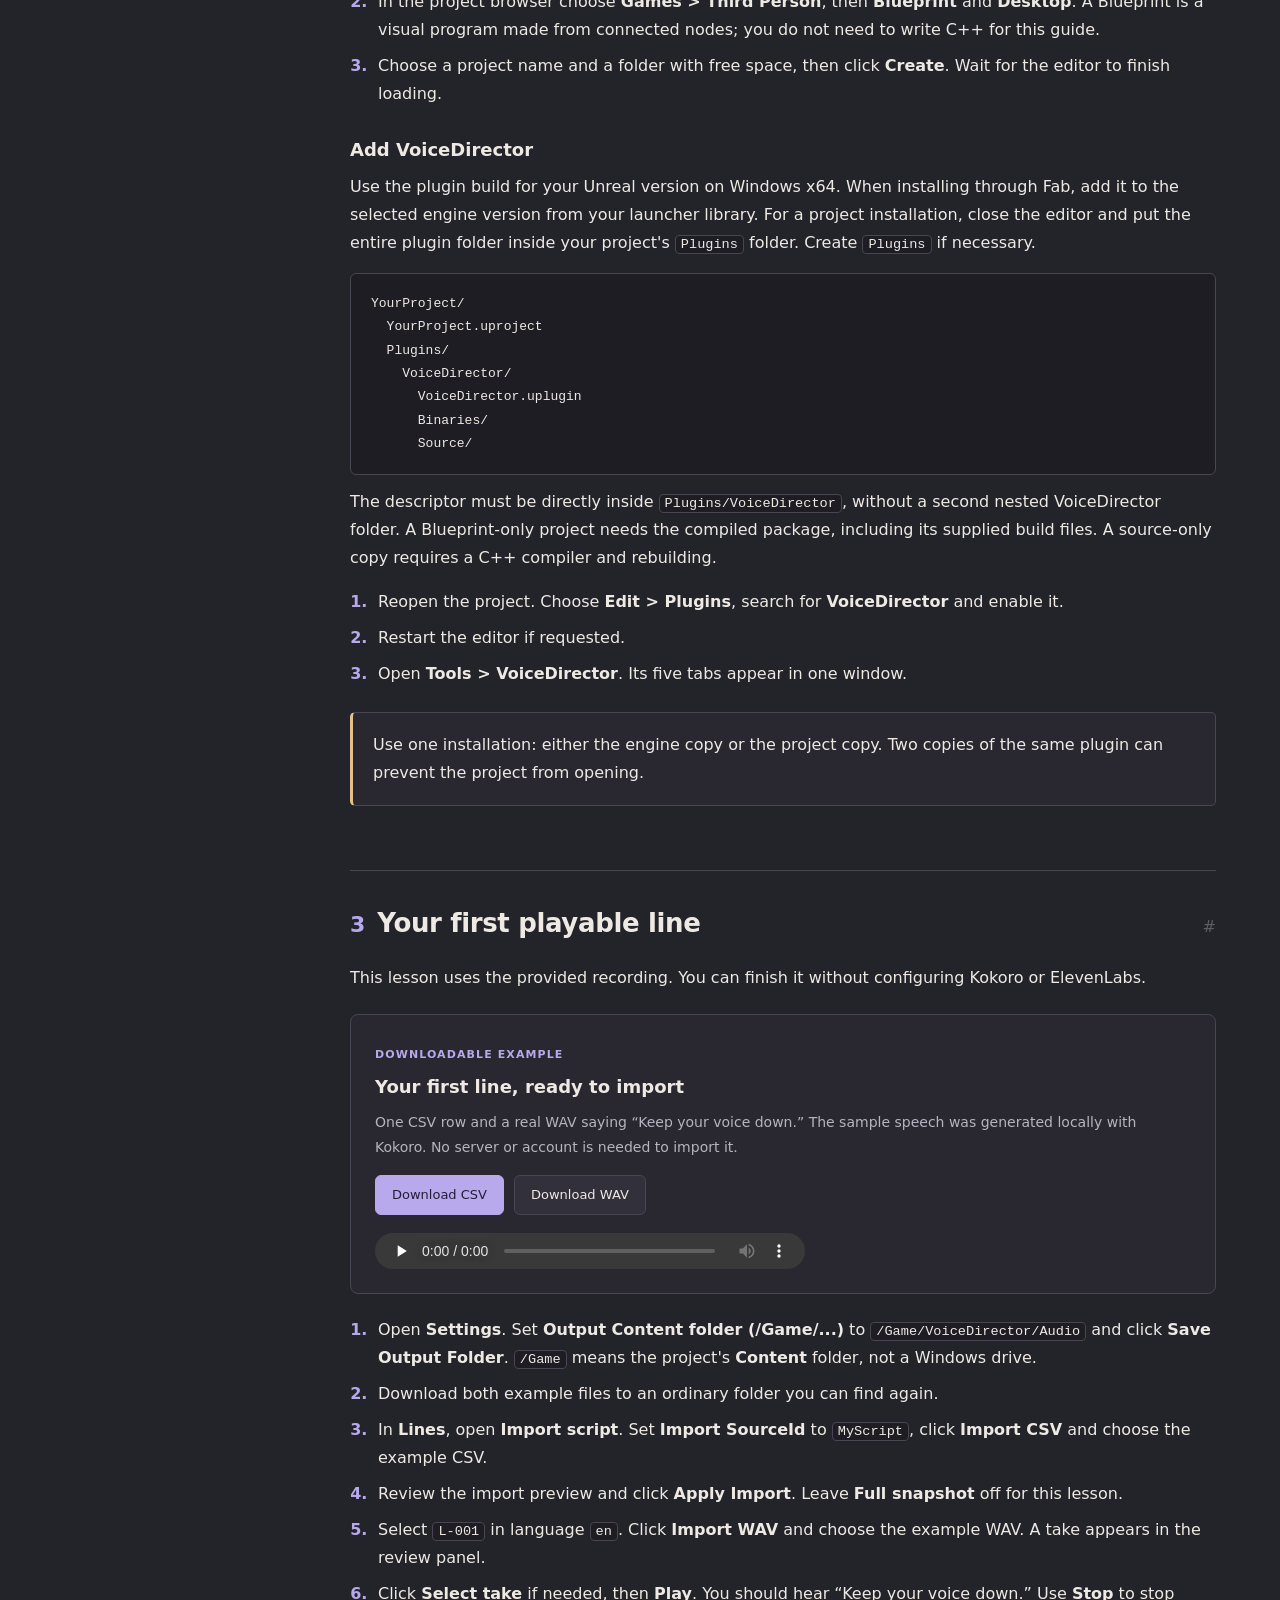
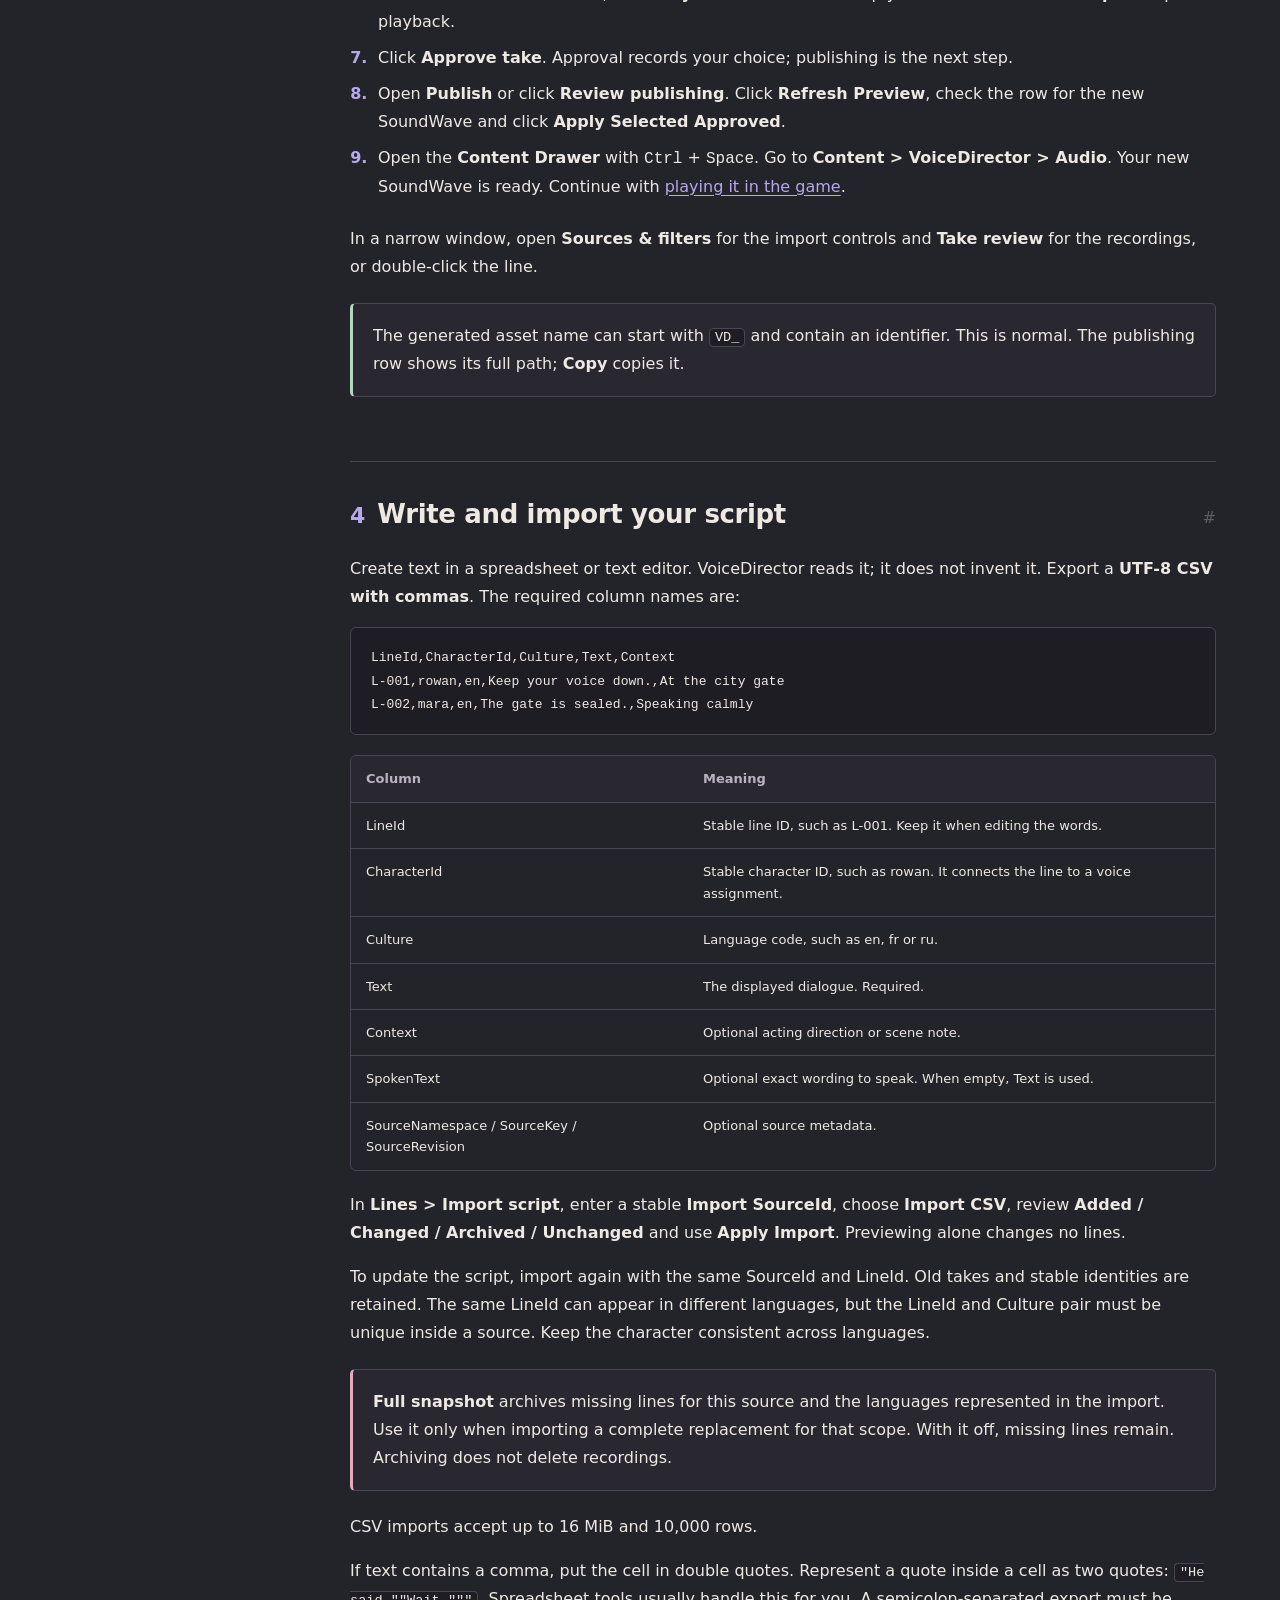
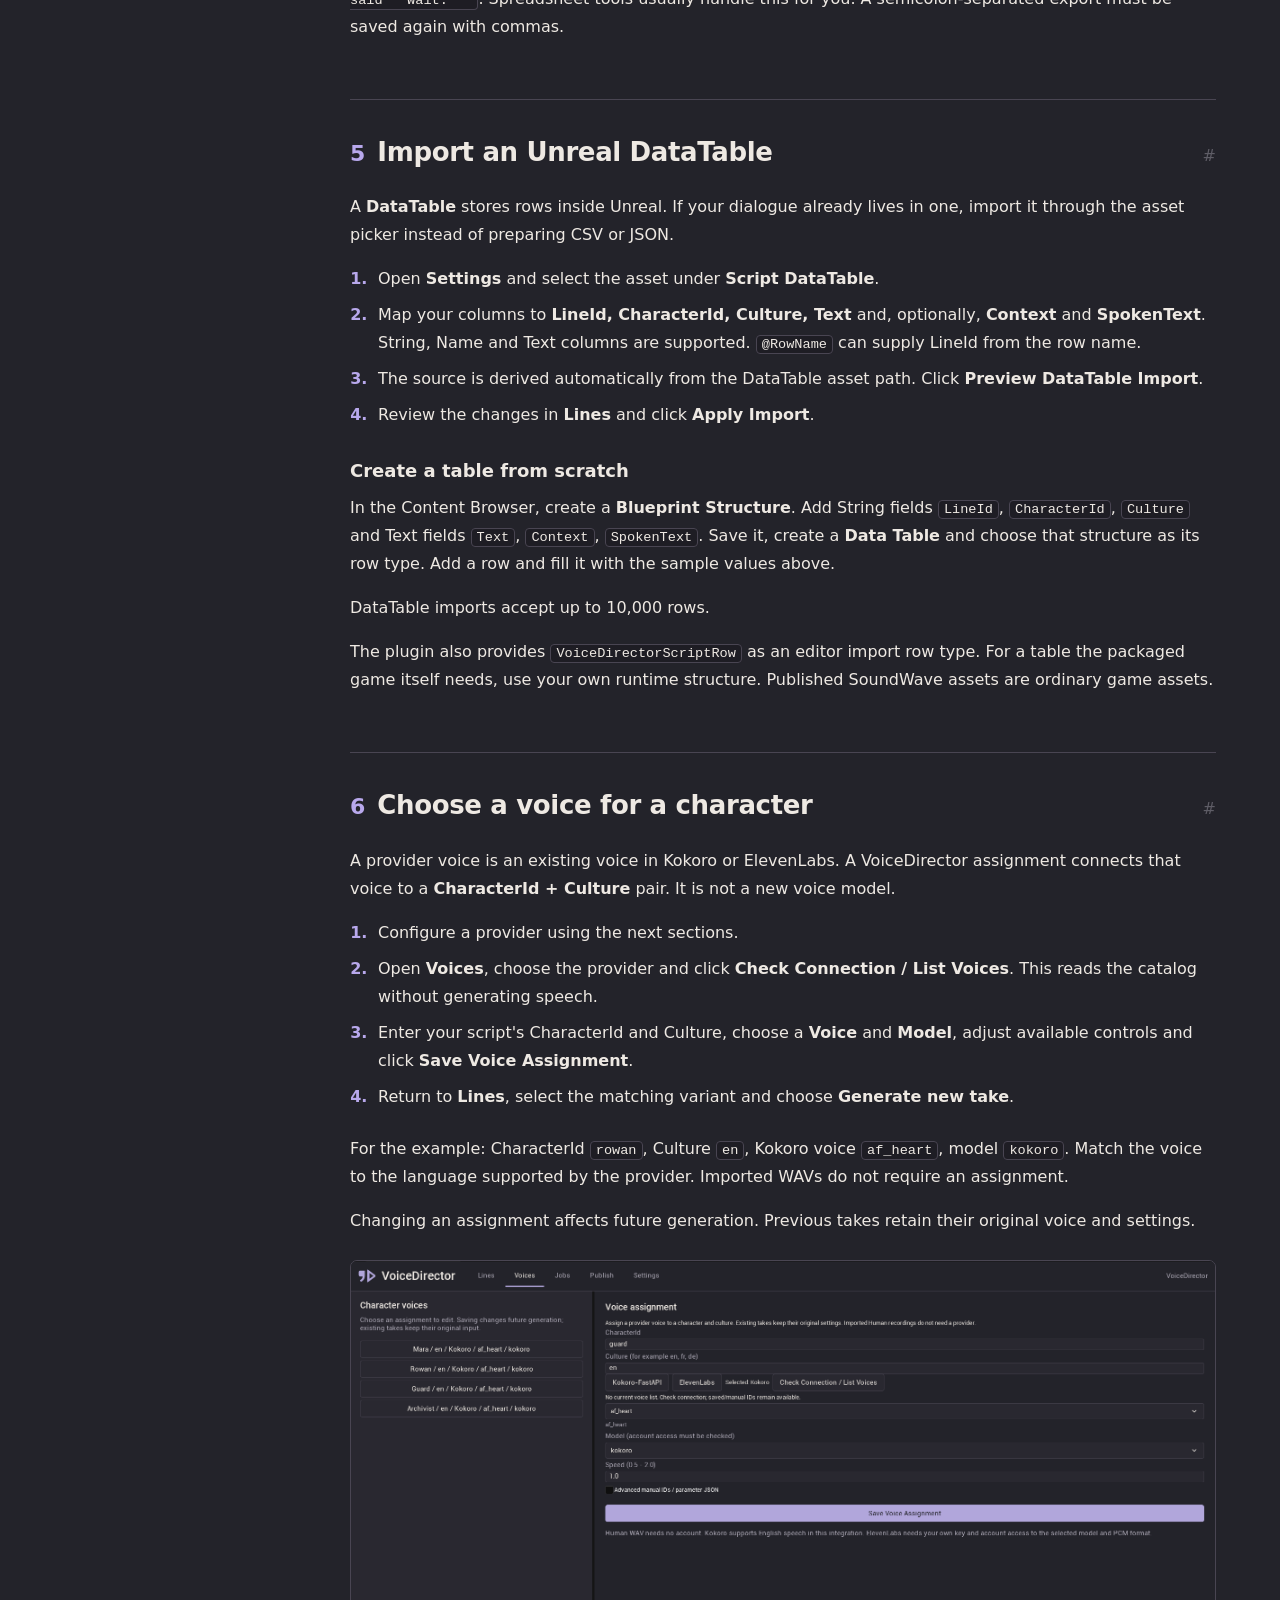
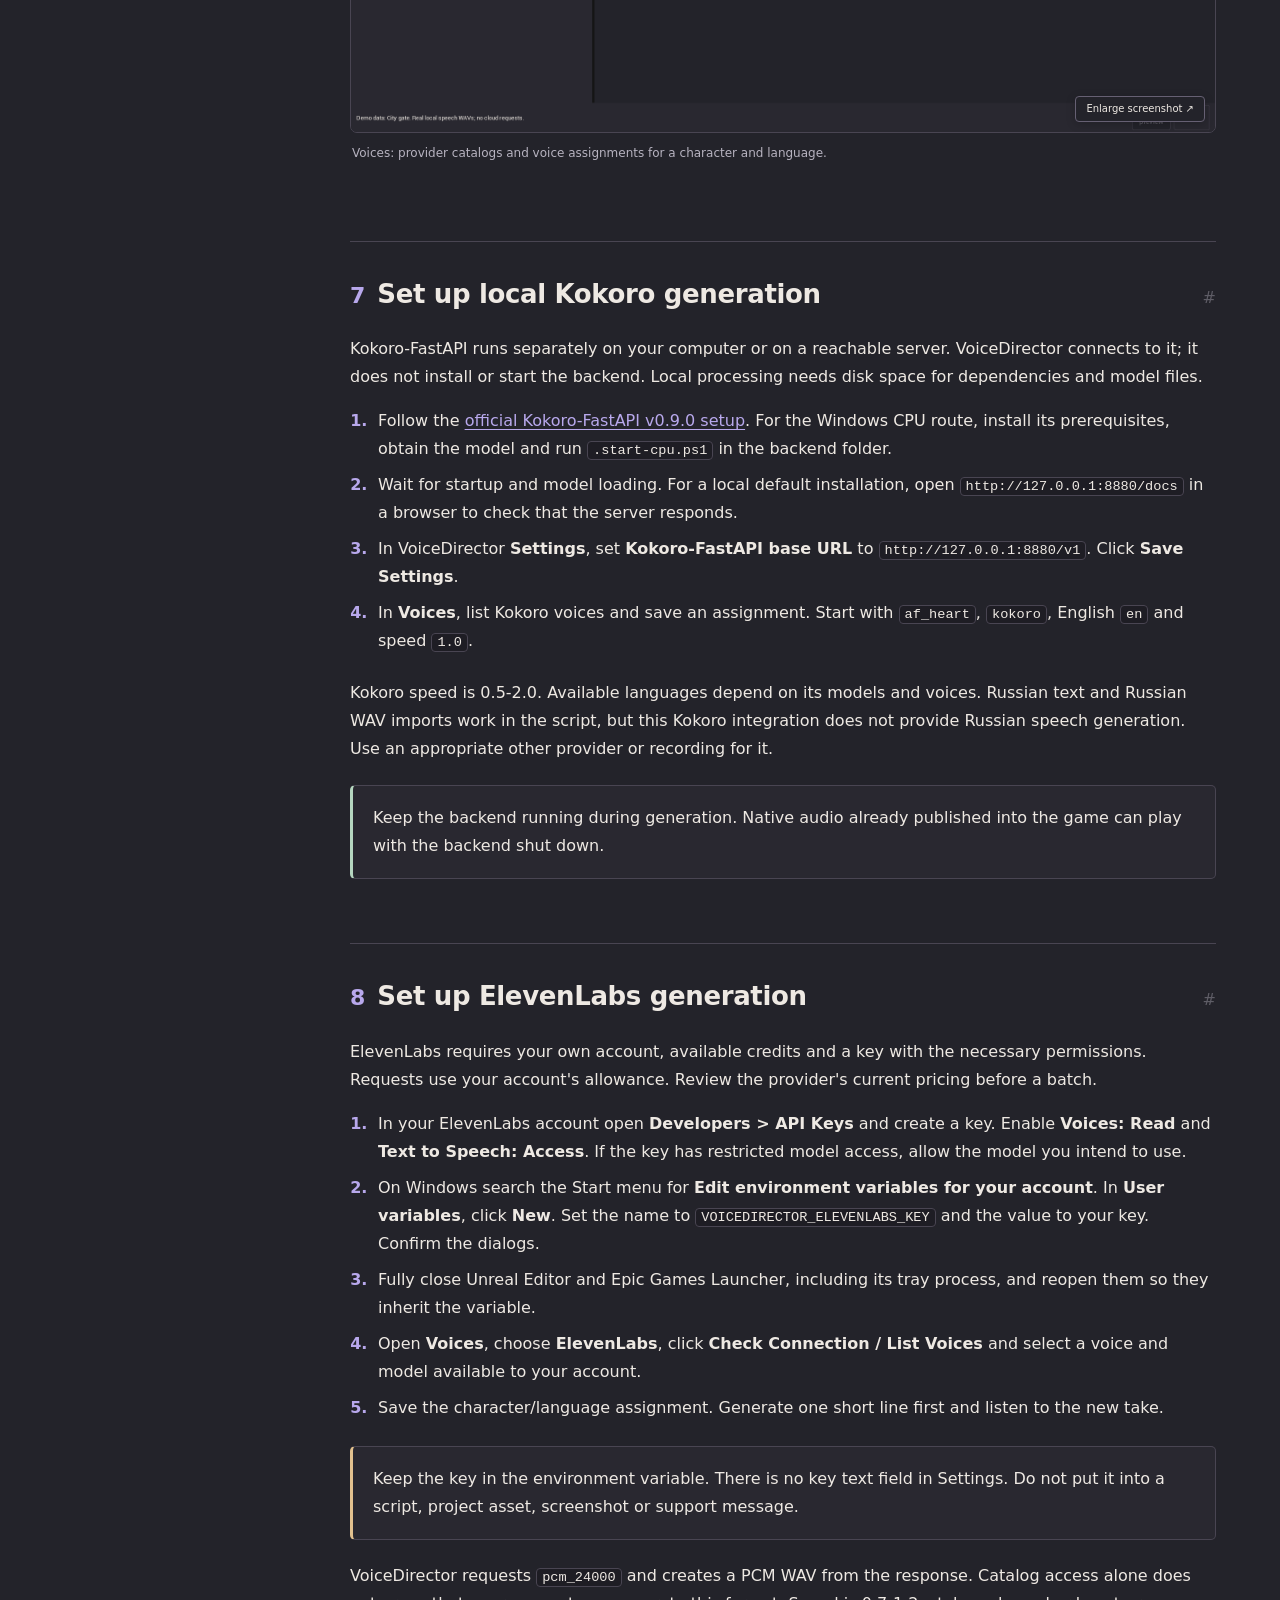
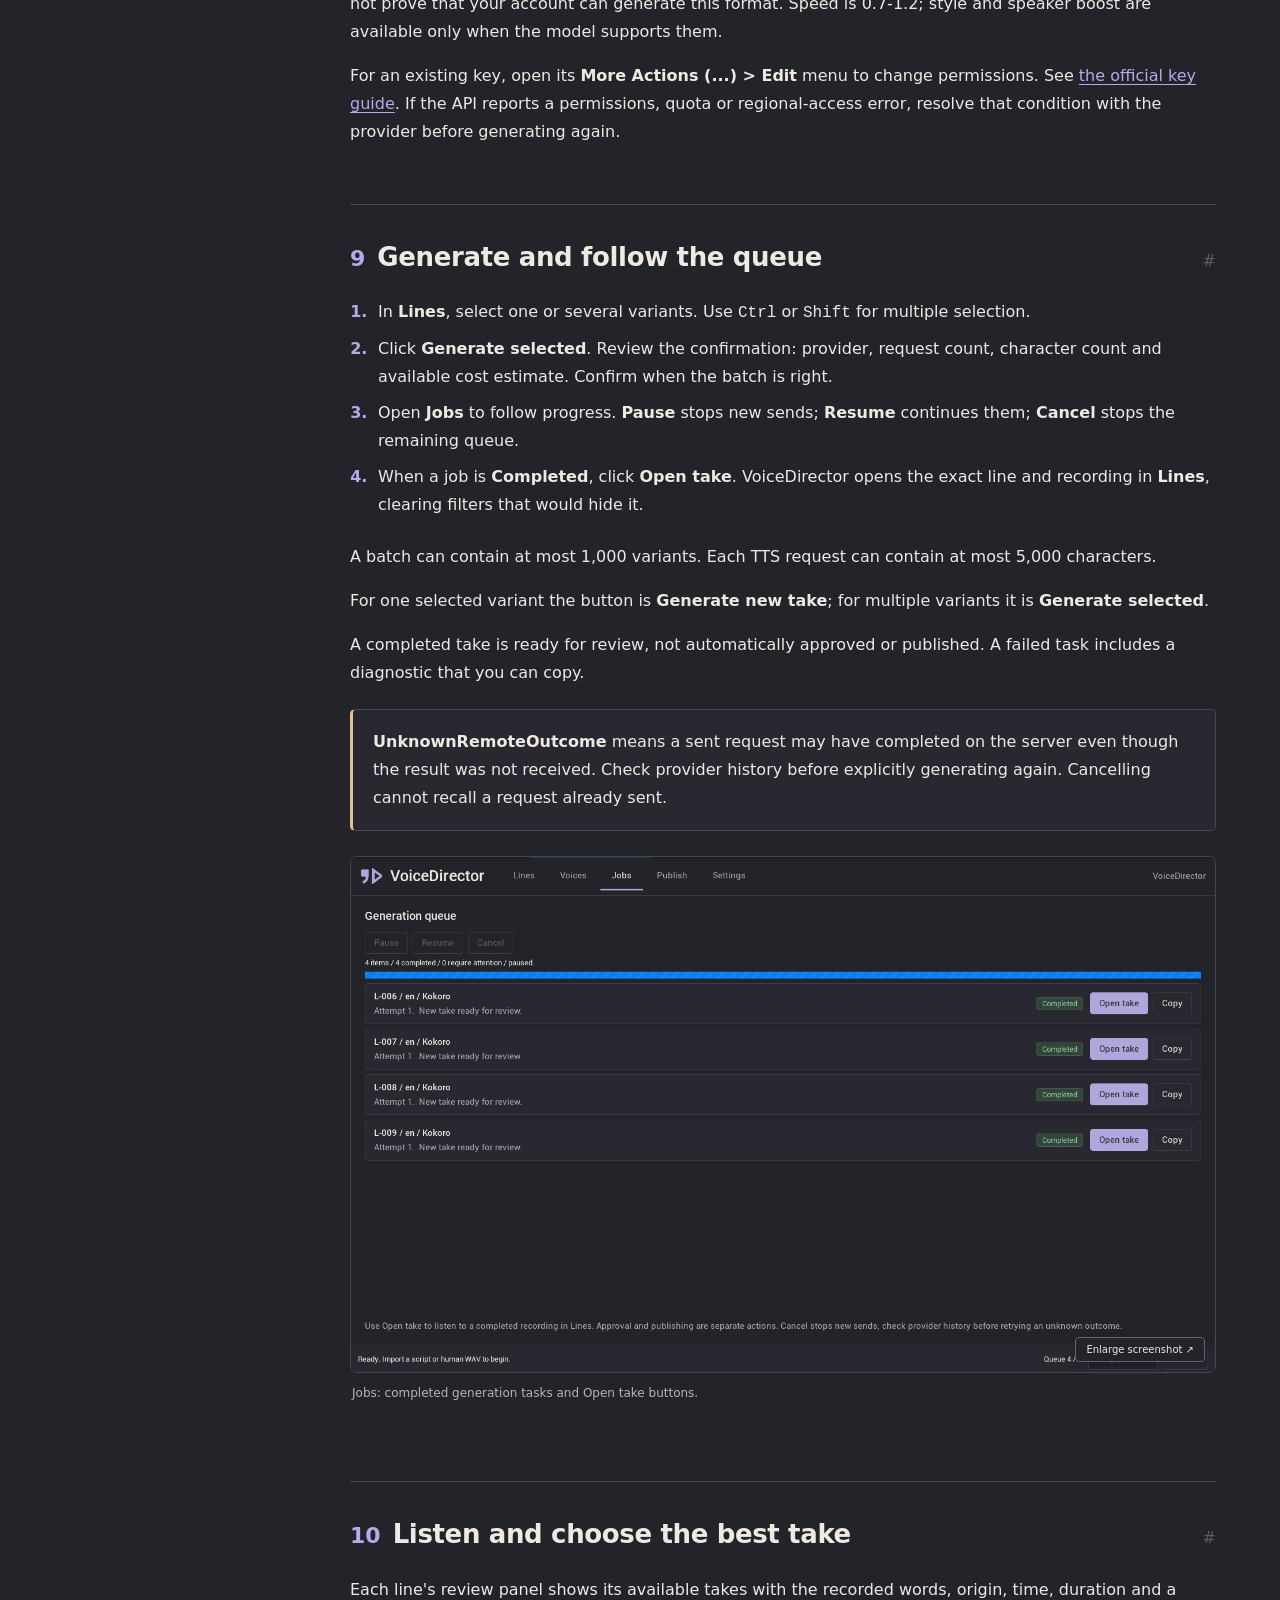
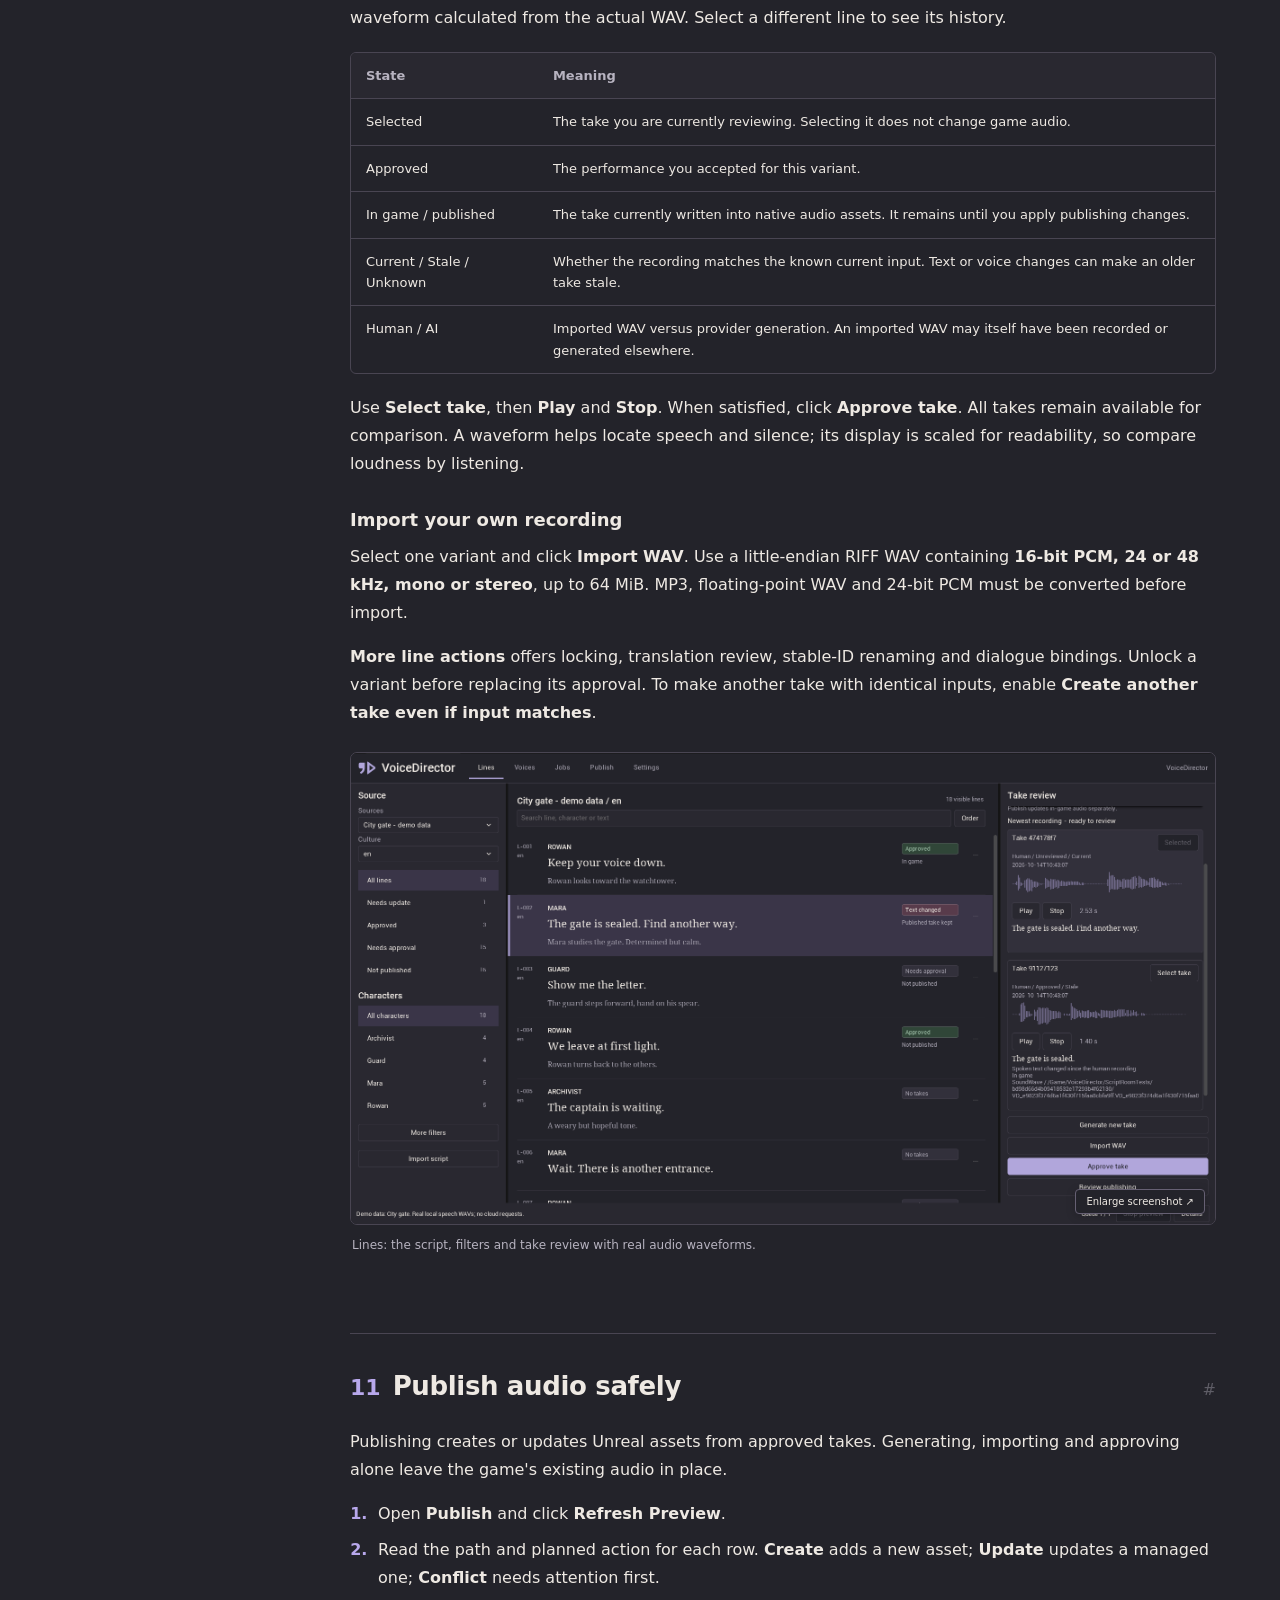
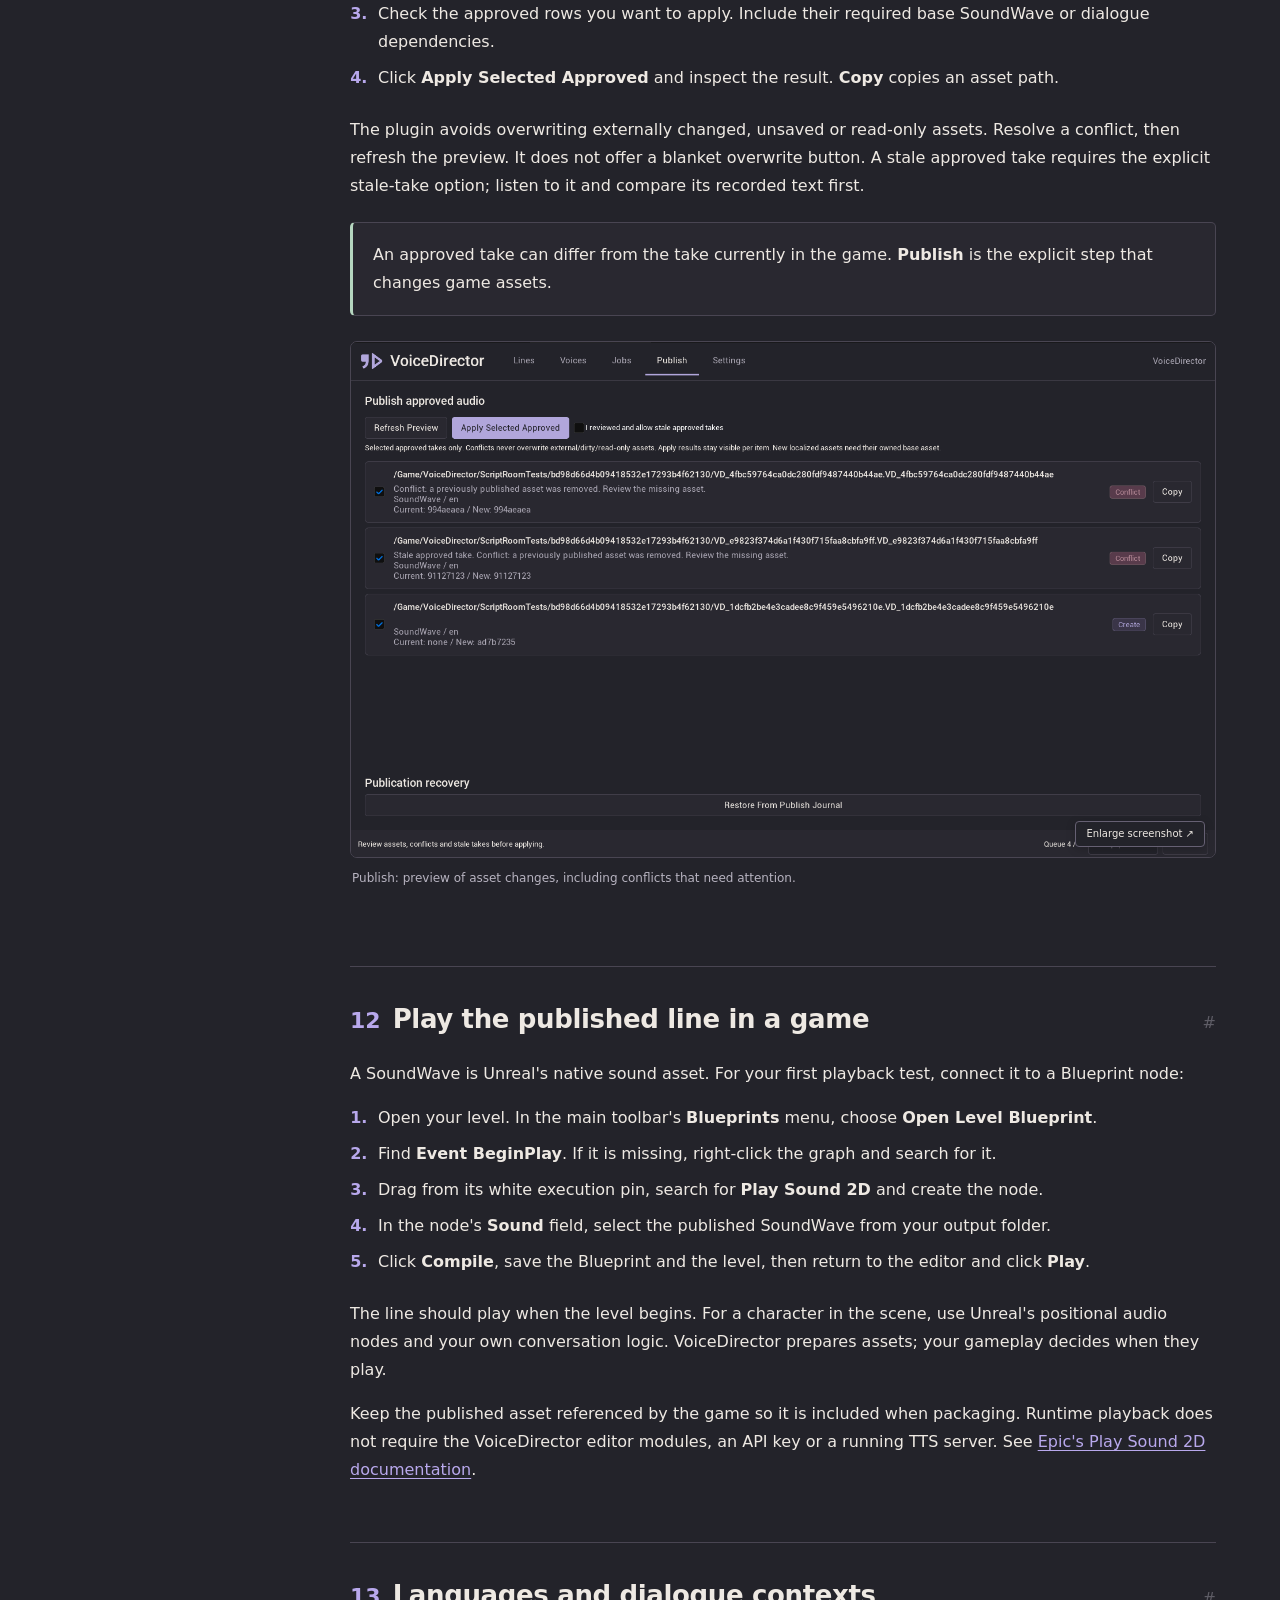
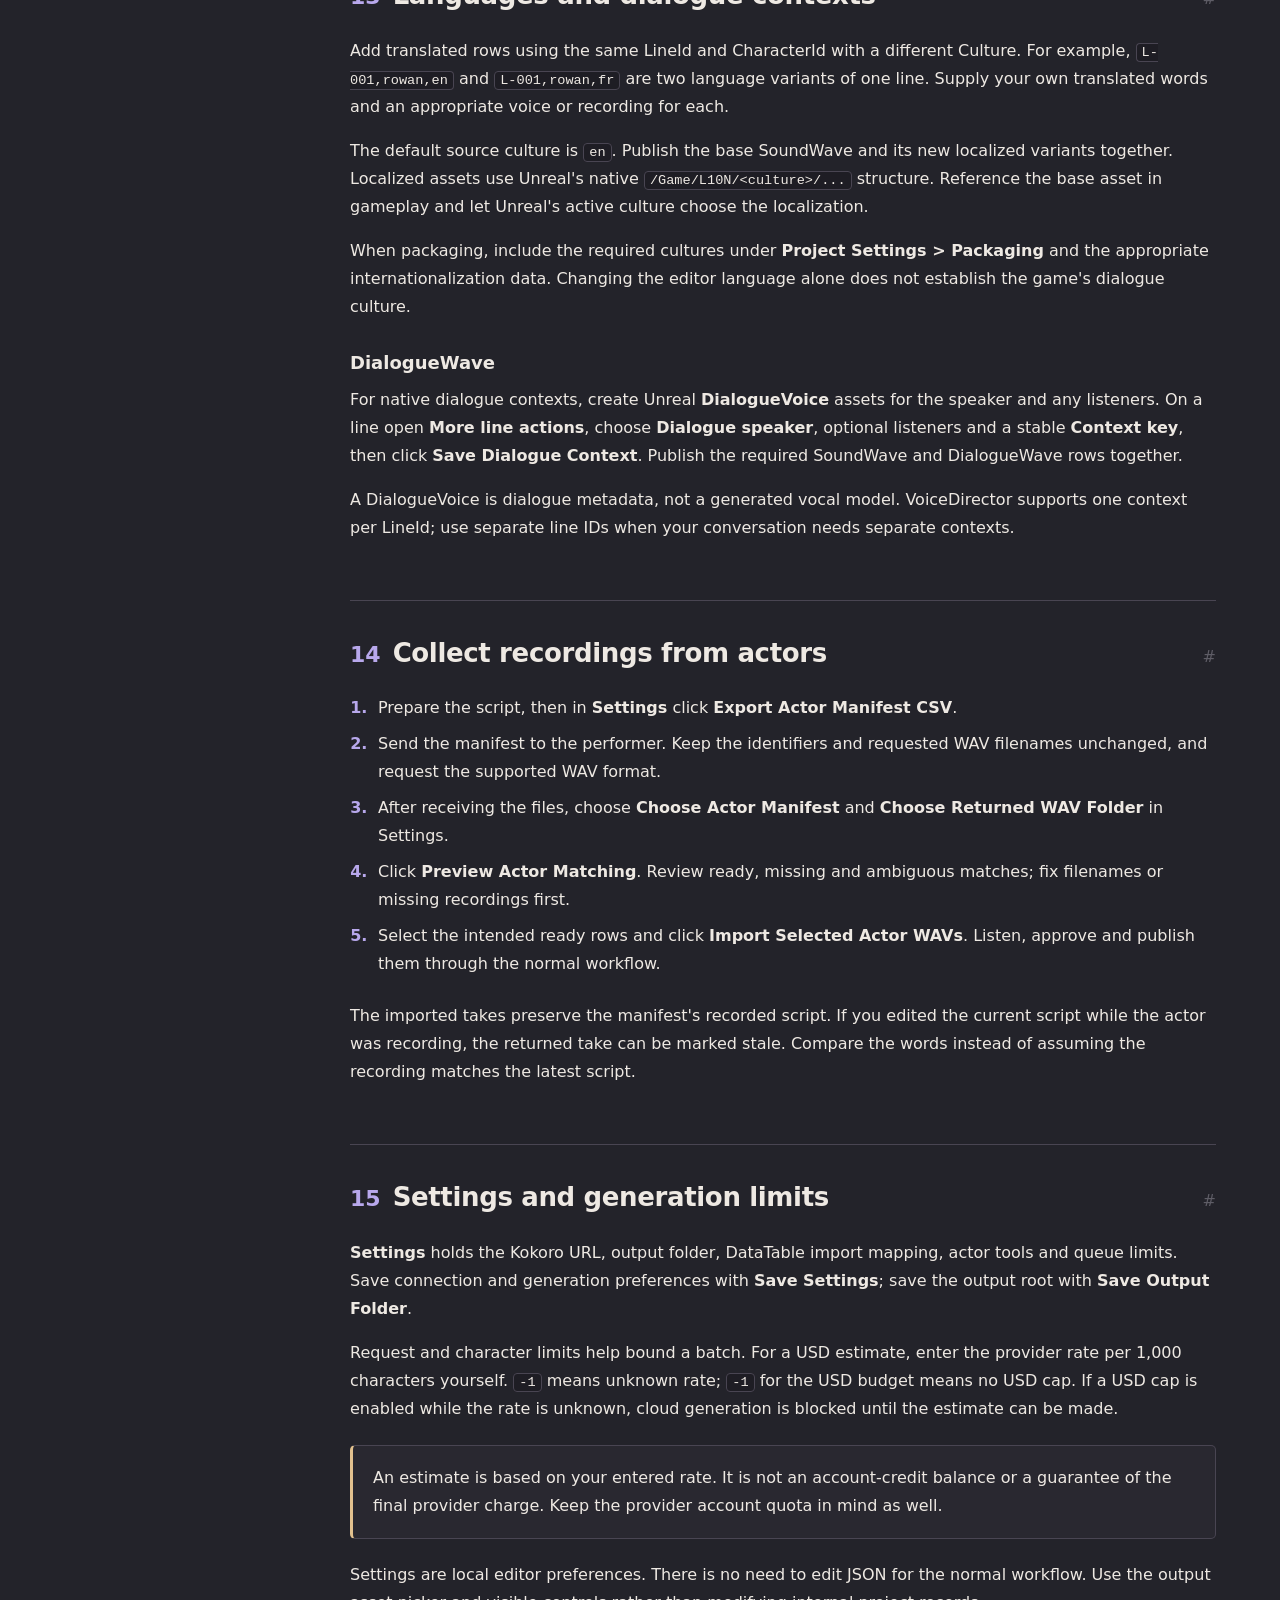
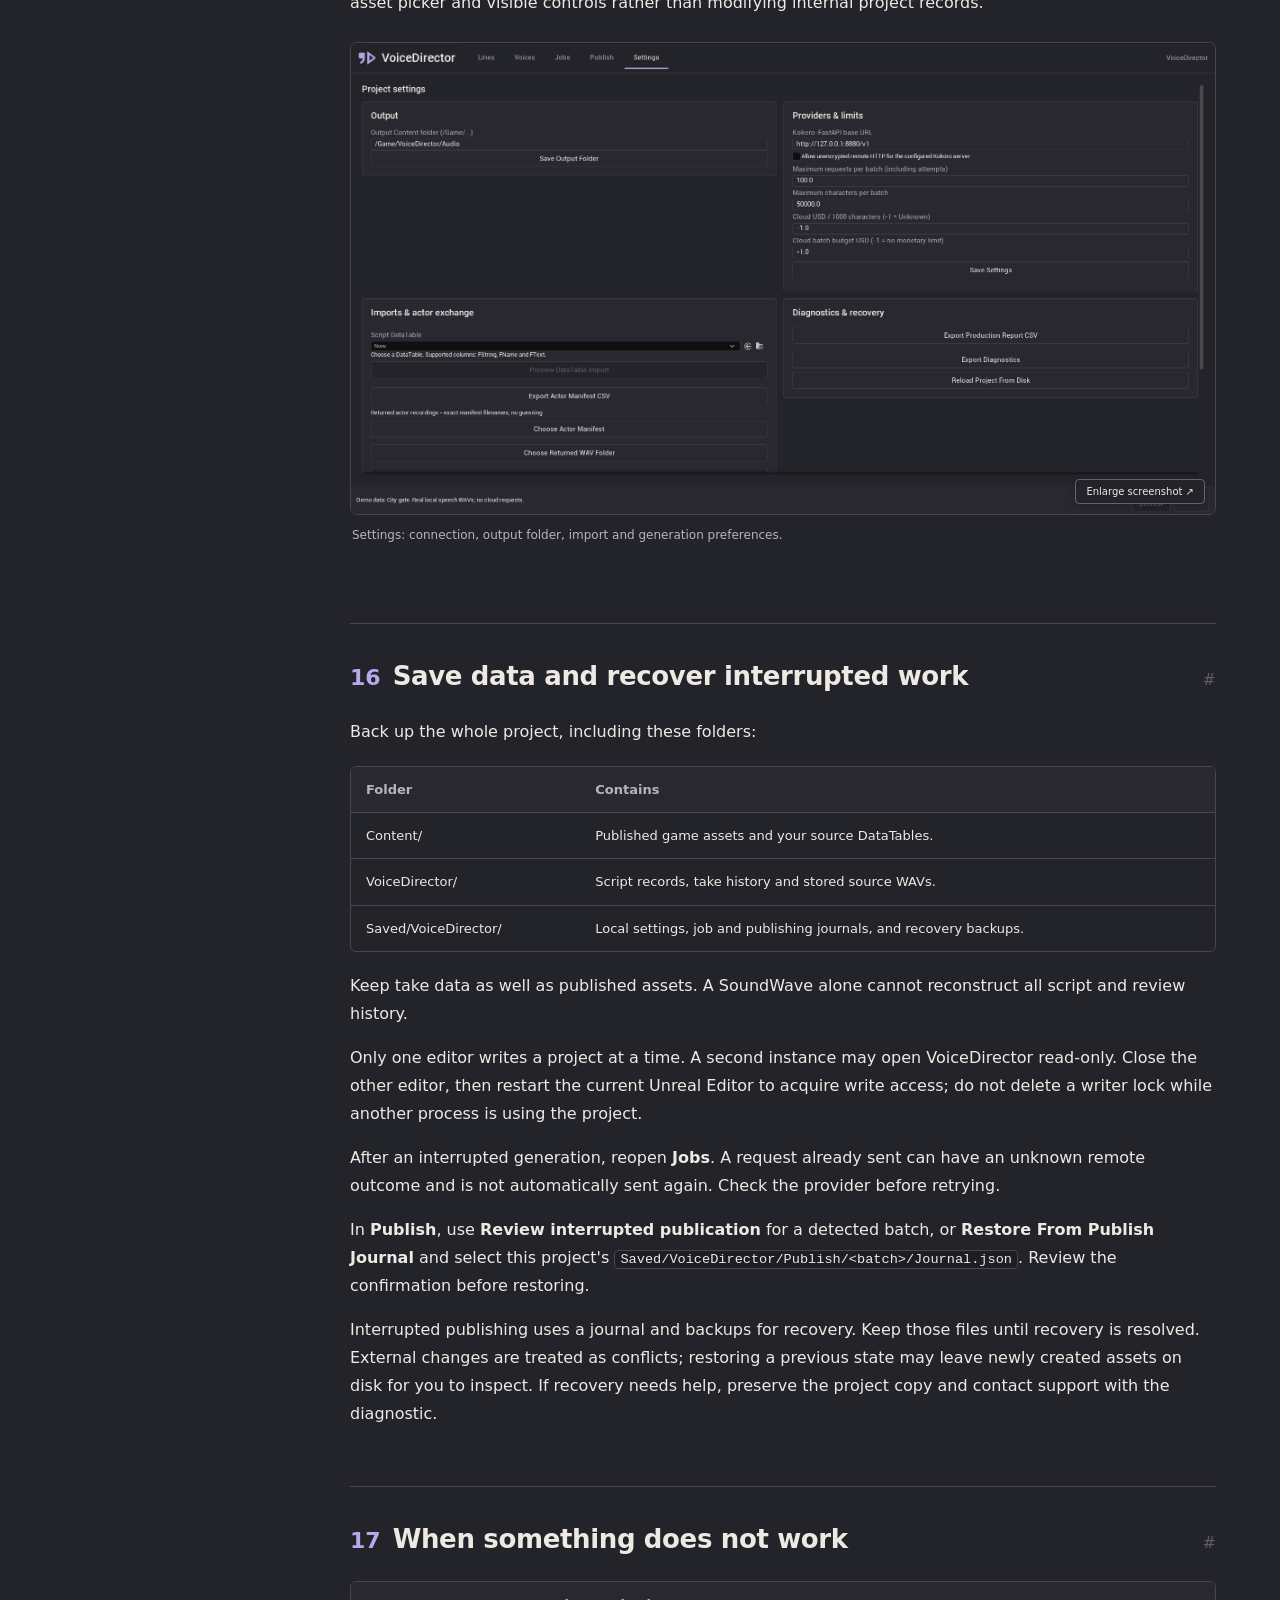
<file: en/index.html>
<!doctype html>
<html lang="en">
<head>
<meta charset="utf-8"><meta name="viewport" content="width=device-width, initial-scale=1">
<meta name="color-scheme" content="dark light"><meta name="theme-color" content="#23232a">
<title>VoiceDirector | Documentation</title><meta name="description" content="A step-by-step guide to VoiceDirector for Unreal Engine 5.5-5.8. Import dialogue, record or generate takes, choose the performance and publish audio your game can play.">
<link rel="canonical" href="https://nexusforgeue.github.io/VoiceDirector-docs/en/"><link rel="alternate" hreflang="en" href="https://nexusforgeue.github.io/VoiceDirector-docs/en/">
<link rel="alternate" hreflang="ru" href="https://nexusforgeue.github.io/VoiceDirector-docs/ru/">
<link rel="alternate" hreflang="de" href="https://nexusforgeue.github.io/VoiceDirector-docs/de/">
<link rel="alternate" hreflang="fr" href="https://nexusforgeue.github.io/VoiceDirector-docs/fr/">
<link rel="alternate" hreflang="es" href="https://nexusforgeue.github.io/VoiceDirector-docs/es/">
<link rel="alternate" hreflang="pt-BR" href="https://nexusforgeue.github.io/VoiceDirector-docs/pt-BR/">
<link rel="alternate" hreflang="zh-Hans" href="https://nexusforgeue.github.io/VoiceDirector-docs/zh-Hans/">
<link rel="alternate" hreflang="ja" href="https://nexusforgeue.github.io/VoiceDirector-docs/ja/">
<link rel="alternate" hreflang="ko" href="https://nexusforgeue.github.io/VoiceDirector-docs/ko/">
<link rel="icon" type="image/svg+xml" href="../assets/voice-director.svg">
<link rel="stylesheet" href="../assets/site.css?v=326b0f632e55"><script src="../assets/site.js?v=70e562822bc8" defer></script>
<noscript><style>.search,.locale-picker,.icon-button,.print-button,.menu-toggle{display:none}@media(max-width:900px){.sidebar{position:static;transform:none;visibility:visible;width:auto;height:auto;box-shadow:none;border-right:0;border-bottom:1px solid var(--border)}}</style></noscript>
</head>
<body data-no-results="No sections found. Try a button name or a shorter word." data-search-label="Matching sections">
<a class="skip-link" href="#content">Skip to the guide</a>
<header class="site-header"><a class="brand" href="#top"><img src="../assets/voice-director.svg" width="36" height="36" alt=""><span>Voice<span class="brand-light">Director</span></span></a><span class="header-divider"></span><span class="header-label">Documentation</span><div class="header-actions"><span class="version">1.0.0</span><label class="locale-picker"><span class="sr-only">Language</span><select id="locale"><option value="en" selected>English</option><option value="ru">Русский</option><option value="de">Deutsch</option><option value="fr">Français</option><option value="es">Español</option><option value="pt-BR">Português (Brasil)</option><option value="zh-Hans">简体中文</option><option value="ja">日本語</option><option value="ko">한국어</option></select></label><button type="button" class="icon-button" id="theme-toggle" aria-label="Switch theme" title="Switch theme"><span aria-hidden="true">◐</span></button><button type="button" class="print-button" id="print">Print</button><button type="button" class="menu-toggle" id="menu-toggle" aria-controls="sidebar" aria-expanded="false">Menu</button></div></header>
<div class="layout"><aside class="sidebar" id="sidebar"><form class="search" role="search"><label for="search">Find an answer</label><div class="search-field"><span aria-hidden="true">⌕</span><input id="search" type="search" placeholder="Text, voices, publishing..." autocomplete="off"><kbd aria-hidden="true">/</kbd></div><div id="search-results" class="search-results" hidden></div><p class="sr-only" id="search-status" role="status" aria-live="polite"></p></form><nav aria-label="On this page"><div class="nav-group"><p>First steps</p><a href="#start" class="nav-link"><span class="nav-number" aria-hidden="true">1</span>What VoiceDirector does</a><a href="#install" class="nav-link"><span class="nav-number" aria-hidden="true">2</span>Install and open the plugin</a><a href="#first-take" class="nav-link"><span class="nav-number" aria-hidden="true">3</span>Your first playable line</a></div><div class="nav-group"><p>Your script</p><a href="#script" class="nav-link"><span class="nav-number" aria-hidden="true">4</span>Write and import your script</a><a href="#datatable" class="nav-link"><span class="nav-number" aria-hidden="true">5</span>Import an Unreal DataTable</a></div><div class="nav-group"><p>Recording and generation</p><a href="#voices" class="nav-link"><span class="nav-number" aria-hidden="true">6</span>Choose a voice for a character</a><a href="#kokoro" class="nav-link"><span class="nav-number" aria-hidden="true">7</span>Set up local Kokoro generation</a><a href="#elevenlabs" class="nav-link"><span class="nav-number" aria-hidden="true">8</span>Set up ElevenLabs generation</a><a href="#jobs" class="nav-link"><span class="nav-number" aria-hidden="true">9</span>Generate and follow the queue</a></div><div class="nav-group"><p>Review and game audio</p><a href="#takes" class="nav-link"><span class="nav-number" aria-hidden="true">10</span>Listen and choose the best take</a><a href="#publish" class="nav-link"><span class="nav-number" aria-hidden="true">11</span>Publish audio safely</a><a href="#game" class="nav-link"><span class="nav-number" aria-hidden="true">12</span>Play the published line in a game</a><a href="#localization" class="nav-link"><span class="nav-number" aria-hidden="true">13</span>Languages and dialogue contexts</a><a href="#actor" class="nav-link"><span class="nav-number" aria-hidden="true">14</span>Collect recordings from actors</a></div><div class="nav-group"><p>Settings and help</p><a href="#settings" class="nav-link"><span class="nav-number" aria-hidden="true">15</span>Settings and generation limits</a><a href="#backup" class="nav-link"><span class="nav-number" aria-hidden="true">16</span>Save data and recover interrupted work</a><a href="#troubleshooting" class="nav-link"><span class="nav-number" aria-hidden="true">17</span>When something does not work</a><a href="#faq" class="nav-link"><span class="nav-number" aria-hidden="true">18</span>Common questions</a><a href="#support" class="nav-link"><span class="nav-number" aria-hidden="true">19</span>Get help</a></div></nav><div class="sidebar-footer"><span class="status-dot" aria-hidden="true"></span>UE 5.5-5.8 · Windows x64</div></aside>
<main id="content" tabindex="-1"><div id="top" class="hero"><div class="eyebrow">The VoiceDirector guide</div><h1>From a script to a voice in your game</h1><p class="hero-description">A step-by-step guide to VoiceDirector for Unreal Engine 5.5-5.8. Import dialogue, record or generate takes, choose the performance and publish audio your game can play.</p><div class="hero-meta"><span class="pill purple">VoiceDirector 1.0.0</span><span class="pill">UE 5.5-5.8</span><span class="pill">Windows x64</span></div><div class="workflow" aria-label="The workflow"><div><span>1</span>Import text</div><div><span>2</span>Create a take</div><div><span>3</span>Listen</div><div><span>4</span>Approve</div><div><span>5</span>Publish</div></div><a class="button primary hero-cta" href="#first-take">Make your first playable line <span aria-hidden="true">↗</span></a><p class="ui-note">Button and field names stay in English, as they appear in the plugin. Everything else is explained here.</p></div><section id="start" class="doc-section" aria-labelledby="start-title"><div class="section-heading"><span class="section-index" aria-hidden="true">1</span><h2 id="start-title">What VoiceDirector does</h2><a href="#start" class="anchor-link" aria-label="Link to this section">#</a></div><p>VoiceDirector is an editor tool for producing dialogue. You supply the words, choose a voice or import a recording, listen to the results and decide which take goes into the game. The result is a standard Unreal <strong>SoundWave</strong> audio asset; dialogue bindings can also produce <strong>DialogueWave</strong> assets.</p>
    <div class="table-wrap"><table><thead><tr><th scope="col">Tab</th><th scope="col">What you do here</th></tr></thead><tbody><tr><td>Lines</td><td>Import the script, select lines, listen to takes and approve a performance.</td></tr><tr><td>Voices</td><td>Choose a provider voice for each character and language.</td></tr><tr><td>Jobs</td><td>Follow generation progress and open the new take.</td></tr><tr><td>Publish</td><td>Review and apply changes to game audio assets.</td></tr><tr><td>Settings</td><td>Set connections, output, DataTable mapping and limits.</td></tr></tbody></table></div>
    <p>A <strong>line</strong> is an entry in your script. A <strong>variant</strong> is that line in one language. A <strong>take</strong> is one recording of the variant. You can keep several takes without replacing the audio already used in the game.</p>
    <div class="callout "><p>You can start with an existing WAV. AI generation is optional. VoiceDirector does not write dialogue, translate text, clone voices or generate speech while the game runs.</p></div> </section>
<section id="install" class="doc-section" aria-labelledby="install-title"><div class="section-heading"><span class="section-index" aria-hidden="true">2</span><h2 id="install-title">Install and open the plugin</h2><a href="#install" class="anchor-link" aria-label="Link to this section">#</a></div><h3>Create a project if you are new to Unreal</h3><ol><li>Open <strong>Epic Games Launcher</strong>, go to <strong>Unreal Engine &gt; Library</strong> and launch UE 5.5, 5.6, 5.7 or 5.8.</li><li>In the project browser choose <strong>Games &gt; Third Person</strong>, then <strong>Blueprint</strong> and <strong>Desktop</strong>. A Blueprint is a visual program made from connected nodes; you do not need to write C++ for this guide.</li><li>Choose a project name and a folder with free space, then click <strong>Create</strong>. Wait for the editor to finish loading.</li></ol>
    <h3>Add VoiceDirector</h3><p>Use the plugin build for your Unreal version on Windows x64. When installing through Fab, add it to the selected engine version from your launcher library. For a project installation, close the editor and put the entire plugin folder inside your project's <code>Plugins</code> folder. Create <code>Plugins</code> if necessary.</p><pre><code>YourProject/
  YourProject.uproject
  Plugins/
    VoiceDirector/
      VoiceDirector.uplugin
      Binaries/
      Source/</code></pre><p>The descriptor must be directly inside <code>Plugins/VoiceDirector</code>, without a second nested VoiceDirector folder. A Blueprint-only project needs the compiled package, including its supplied build files. A source-only copy requires a C++ compiler and rebuilding.</p><ol><li>Reopen the project. Choose <strong>Edit &gt; Plugins</strong>, search for <strong>VoiceDirector</strong> and enable it.</li><li>Restart the editor if requested.</li><li>Open <strong>Tools &gt; VoiceDirector</strong>. Its five tabs appear in one window.</li></ol><div class="callout warning"><p>Use one installation: either the engine copy or the project copy. Two copies of the same plugin can prevent the project from opening.</p></div></section>
<section id="first-take" class="doc-section" aria-labelledby="first-take-title"><div class="section-heading"><span class="section-index" aria-hidden="true">3</span><h2 id="first-take-title">Your first playable line</h2><a href="#first-take" class="anchor-link" aria-label="Link to this section">#</a></div><p>This lesson uses the provided recording. You can finish it without configuring Kokoro or ElevenLabs.</p><div class="sample-box"><div><span class="eyebrow">Downloadable example</span><h3>Your first line, ready to import</h3><p>One CSV row and a real WAV saying “Keep your voice down.” The sample speech was generated locally with Kokoro. No server or account is needed to import it.</p></div><div class="sample-actions"><a class="button primary" href="../assets/examples/first-line.csv" download="VoiceDirector-first-line.csv">Download CSV</a><a class="button" href="../assets/examples/first-line.wav" download="VoiceDirector-first-line.wav">Download WAV</a></div><audio controls preload="none" src="../assets/examples/first-line.wav" aria-label="Listen to the sample line"><a href="../assets/examples/first-line.wav">Download WAV</a></audio></div>
    <ol><li>Open <strong>Settings</strong>. Set <strong>Output Content folder (/Game/...)</strong> to <code>/Game/VoiceDirector/Audio</code> and click <strong>Save Output Folder</strong>. <code>/Game</code> means the project's <strong>Content</strong> folder, not a Windows drive.</li><li>Download both example files to an ordinary folder you can find again.</li><li>In <strong>Lines</strong>, open <strong>Import script</strong>. Set <strong>Import SourceId</strong> to <code>MyScript</code>, click <strong>Import CSV</strong> and choose the example CSV.</li><li>Review the import preview and click <strong>Apply Import</strong>. Leave <strong>Full snapshot</strong> off for this lesson.</li><li>Select <code>L-001</code> in language <code>en</code>. Click <strong>Import WAV</strong> and choose the example WAV. A take appears in the review panel.</li><li>Click <strong>Select take</strong> if needed, then <strong>Play</strong>. You should hear “Keep your voice down.” Use <strong>Stop</strong> to stop playback.</li><li>Click <strong>Approve take</strong>. Approval records your choice; publishing is the next step.</li><li>Open <strong>Publish</strong> or click <strong>Review publishing</strong>. Click <strong>Refresh Preview</strong>, check the row for the new SoundWave and click <strong>Apply Selected Approved</strong>.</li><li>Open the <strong>Content Drawer</strong> with <kbd>Ctrl</kbd> + <kbd>Space</kbd>. Go to <strong>Content &gt; VoiceDirector &gt; Audio</strong>. Your new SoundWave is ready. Continue with <a href="#game">playing it in the game</a>.</li></ol>
    <p>In a narrow window, open <strong>Sources &amp; filters</strong> for the import controls and <strong>Take review</strong> for the recordings, or double-click the line.</p>
    <div class="callout success"><p>The generated asset name can start with <code>VD_</code> and contain an identifier. This is normal. The publishing row shows its full path; <strong>Copy</strong> copies it.</p></div></section>
<section id="script" class="doc-section" aria-labelledby="script-title"><div class="section-heading"><span class="section-index" aria-hidden="true">4</span><h2 id="script-title">Write and import your script</h2><a href="#script" class="anchor-link" aria-label="Link to this section">#</a></div><p>Create text in a spreadsheet or text editor. VoiceDirector reads it; it does not invent it. Export a <strong>UTF-8 CSV with commas</strong>. The required column names are:</p><pre><code>LineId,CharacterId,Culture,Text,Context
L-001,rowan,en,Keep your voice down.,At the city gate
L-002,mara,en,The gate is sealed.,Speaking calmly</code></pre>
    <div class="table-wrap"><table><thead><tr><th scope="col">Column</th><th scope="col">Meaning</th></tr></thead><tbody><tr><td>LineId</td><td>Stable line ID, such as L-001. Keep it when editing the words.</td></tr><tr><td>CharacterId</td><td>Stable character ID, such as rowan. It connects the line to a voice assignment.</td></tr><tr><td>Culture</td><td>Language code, such as en, fr or ru.</td></tr><tr><td>Text</td><td>The displayed dialogue. Required.</td></tr><tr><td>Context</td><td>Optional acting direction or scene note.</td></tr><tr><td>SpokenText</td><td>Optional exact wording to speak. When empty, Text is used.</td></tr><tr><td>SourceNamespace / SourceKey / SourceRevision</td><td>Optional source metadata.</td></tr></tbody></table></div>
    <p>In <strong>Lines &gt; Import script</strong>, enter a stable <strong>Import SourceId</strong>, choose <strong>Import CSV</strong>, review <strong>Added / Changed / Archived / Unchanged</strong> and use <strong>Apply Import</strong>. Previewing alone changes no lines.</p><p>To update the script, import again with the same SourceId and LineId. Old takes and stable identities are retained. The same LineId can appear in different languages, but the LineId and Culture pair must be unique inside a source. Keep the character consistent across languages.</p>
    <div class="callout changed"><p><strong>Full snapshot</strong> archives missing lines for this source and the languages represented in the import. Use it only when importing a complete replacement for that scope. With it off, missing lines remain. Archiving does not delete recordings.</p></div>
    <p>CSV imports accept up to 16 MiB and 10,000 rows.</p><p>If text contains a comma, put the cell in double quotes. Represent a quote inside a cell as two quotes: <code>"He said ""Wait."""</code>. Spreadsheet tools usually handle this for you. A semicolon-separated export must be saved again with commas.</p></section>
<section id="datatable" class="doc-section" aria-labelledby="datatable-title"><div class="section-heading"><span class="section-index" aria-hidden="true">5</span><h2 id="datatable-title">Import an Unreal DataTable</h2><a href="#datatable" class="anchor-link" aria-label="Link to this section">#</a></div><p>A <strong>DataTable</strong> stores rows inside Unreal. If your dialogue already lives in one, import it through the asset picker instead of preparing CSV or JSON.</p><ol><li>Open <strong>Settings</strong> and select the asset under <strong>Script DataTable</strong>.</li><li>Map your columns to <strong>LineId, CharacterId, Culture, Text</strong> and, optionally, <strong>Context</strong> and <strong>SpokenText</strong>. String, Name and Text columns are supported. <code>@RowName</code> can supply LineId from the row name.</li><li>The source is derived automatically from the DataTable asset path. Click <strong>Preview DataTable Import</strong>.</li><li>Review the changes in <strong>Lines</strong> and click <strong>Apply Import</strong>.</li></ol>
    <h3>Create a table from scratch</h3><p>In the Content Browser, create a <strong>Blueprint Structure</strong>. Add String fields <code>LineId</code>, <code>CharacterId</code>, <code>Culture</code> and Text fields <code>Text</code>, <code>Context</code>, <code>SpokenText</code>. Save it, create a <strong>Data Table</strong> and choose that structure as its row type. Add a row and fill it with the sample values above.</p><p>DataTable imports accept up to 10,000 rows.</p><p>The plugin also provides <code>VoiceDirectorScriptRow</code> as an editor import row type. For a table the packaged game itself needs, use your own runtime structure. Published SoundWave assets are ordinary game assets.</p></section>
<section id="voices" class="doc-section" aria-labelledby="voices-title"><div class="section-heading"><span class="section-index" aria-hidden="true">6</span><h2 id="voices-title">Choose a voice for a character</h2><a href="#voices" class="anchor-link" aria-label="Link to this section">#</a></div><p>A provider voice is an existing voice in Kokoro or ElevenLabs. A VoiceDirector assignment connects that voice to a <strong>CharacterId + Culture</strong> pair. It is not a new voice model.</p><ol><li>Configure a provider using the next sections.</li><li>Open <strong>Voices</strong>, choose the provider and click <strong>Check Connection / List Voices</strong>. This reads the catalog without generating speech.</li><li>Enter your script's CharacterId and Culture, choose a <strong>Voice</strong> and <strong>Model</strong>, adjust available controls and click <strong>Save Voice Assignment</strong>.</li><li>Return to <strong>Lines</strong>, select the matching variant and choose <strong>Generate new take</strong>.</li></ol><p>For the example: CharacterId <code>rowan</code>, Culture <code>en</code>, Kokoro voice <code>af_heart</code>, model <code>kokoro</code>. Match the voice to the language supported by the provider. Imported WAVs do not require an assignment.</p><p>Changing an assignment affects future generation. Previous takes retain their original voice and settings.</p><figure class="screenshot"><button type="button" class="shot-open" data-zoom="../assets/screenshots/voices.png" aria-label="Enlarge screenshot: Voices: provider catalogs and voice assignments for a character and language."><img src="../assets/screenshots/voices.png" alt="Voices: provider catalogs and voice assignments for a character and language." width="1920" height="1047" loading="lazy"><span class="zoom-hint">Enlarge screenshot <span aria-hidden="true">↗</span></span></button><figcaption>Voices: provider catalogs and voice assignments for a character and language.</figcaption></figure></section>
<section id="kokoro" class="doc-section" aria-labelledby="kokoro-title"><div class="section-heading"><span class="section-index" aria-hidden="true">7</span><h2 id="kokoro-title">Set up local Kokoro generation</h2><a href="#kokoro" class="anchor-link" aria-label="Link to this section">#</a></div><p>Kokoro-FastAPI runs separately on your computer or on a reachable server. VoiceDirector connects to it; it does not install or start the backend. Local processing needs disk space for dependencies and model files.</p><ol><li>Follow the <a href="https://github.com/remsky/Kokoro-FastAPI/tree/404d122e847569012bd6a6afe36f1c3a5e1c66b7">official Kokoro-FastAPI v0.9.0 setup</a>. For the Windows CPU route, install its prerequisites, obtain the model and run <code>.start-cpu.ps1</code> in the backend folder.</li><li>Wait for startup and model loading. For a local default installation, open <code>http://127.0.0.1:8880/docs</code> in a browser to check that the server responds.</li><li>In VoiceDirector <strong>Settings</strong>, set <strong>Kokoro-FastAPI base URL</strong> to <code>http://127.0.0.1:8880/v1</code>. Click <strong>Save Settings</strong>.</li><li>In <strong>Voices</strong>, list Kokoro voices and save an assignment. Start with <code>af_heart</code>, <code>kokoro</code>, English <code>en</code> and speed <code>1.0</code>.</li></ol><p>Kokoro speed is 0.5-2.0. Available languages depend on its models and voices. Russian text and Russian WAV imports work in the script, but this Kokoro integration does not provide Russian speech generation. Use an appropriate other provider or recording for it.</p><div class="callout success"><p>Keep the backend running during generation. Native audio already published into the game can play with the backend shut down.</p></div></section>
<section id="elevenlabs" class="doc-section" aria-labelledby="elevenlabs-title"><div class="section-heading"><span class="section-index" aria-hidden="true">8</span><h2 id="elevenlabs-title">Set up ElevenLabs generation</h2><a href="#elevenlabs" class="anchor-link" aria-label="Link to this section">#</a></div><p>ElevenLabs requires your own account, available credits and a key with the necessary permissions. Requests use your account's allowance. Review the provider's current pricing before a batch.</p><ol><li>In your ElevenLabs account open <strong>Developers &gt; API Keys</strong> and create a key. Enable <strong>Voices: Read</strong> and <strong>Text to Speech: Access</strong>. If the key has restricted model access, allow the model you intend to use.</li><li>On Windows search the Start menu for <strong>Edit environment variables for your account</strong>. In <strong>User variables</strong>, click <strong>New</strong>. Set the name to <code>VOICEDIRECTOR_ELEVENLABS_KEY</code> and the value to your key. Confirm the dialogs.</li><li>Fully close Unreal Editor and Epic Games Launcher, including its tray process, and reopen them so they inherit the variable.</li><li>Open <strong>Voices</strong>, choose <strong>ElevenLabs</strong>, click <strong>Check Connection / List Voices</strong> and select a voice and model available to your account.</li><li>Save the character/language assignment. Generate one short line first and listen to the new take.</li></ol><div class="callout warning"><p>Keep the key in the environment variable. There is no key text field in Settings. Do not put it into a script, project asset, screenshot or support message.</p></div>
    <p>VoiceDirector requests <code>pcm_24000</code> and creates a PCM WAV from the response. Catalog access alone does not prove that your account can generate this format. Speed is 0.7-1.2; style and speaker boost are available only when the model supports them.</p><p>For an existing key, open its <strong>More Actions (...) &gt; Edit</strong> menu to change permissions. See <a href="https://elevenlabs.io/docs/help-center/technical/how-do-i-authorize-myself-using-an-api-key">the official key guide</a>. If the API reports a permissions, quota or regional-access error, resolve that condition with the provider before generating again.</p></section>
<section id="jobs" class="doc-section" aria-labelledby="jobs-title"><div class="section-heading"><span class="section-index" aria-hidden="true">9</span><h2 id="jobs-title">Generate and follow the queue</h2><a href="#jobs" class="anchor-link" aria-label="Link to this section">#</a></div><ol><li>In <strong>Lines</strong>, select one or several variants. Use <kbd>Ctrl</kbd> or <kbd>Shift</kbd> for multiple selection.</li><li>Click <strong>Generate selected</strong>. Review the confirmation: provider, request count, character count and available cost estimate. Confirm when the batch is right.</li><li>Open <strong>Jobs</strong> to follow progress. <strong>Pause</strong> stops new sends; <strong>Resume</strong> continues them; <strong>Cancel</strong> stops the remaining queue.</li><li>When a job is <strong>Completed</strong>, click <strong>Open take</strong>. VoiceDirector opens the exact line and recording in <strong>Lines</strong>, clearing filters that would hide it.</li></ol><p>A batch can contain at most 1,000 variants. Each TTS request can contain at most 5,000 characters.</p><p>For one selected variant the button is <strong>Generate new take</strong>; for multiple variants it is <strong>Generate selected</strong>.</p><p>A completed take is ready for review, not automatically approved or published. A failed task includes a diagnostic that you can copy.</p><div class="callout warning"><p><strong>UnknownRemoteOutcome</strong> means a sent request may have completed on the server even though the result was not received. Check provider history before explicitly generating again. Cancelling cannot recall a request already sent.</p></div><figure class="screenshot"><button type="button" class="shot-open" data-zoom="../assets/screenshots/jobs.png" aria-label="Enlarge screenshot: Jobs: completed generation tasks and Open take buttons."><img src="../assets/screenshots/jobs.png" alt="Jobs: completed generation tasks and Open take buttons." width="1500" height="894" loading="lazy"><span class="zoom-hint">Enlarge screenshot <span aria-hidden="true">↗</span></span></button><figcaption>Jobs: completed generation tasks and Open take buttons.</figcaption></figure></section>
<section id="takes" class="doc-section" aria-labelledby="takes-title"><div class="section-heading"><span class="section-index" aria-hidden="true">10</span><h2 id="takes-title">Listen and choose the best take</h2><a href="#takes" class="anchor-link" aria-label="Link to this section">#</a></div><p>Each line's review panel shows its available takes with the recorded words, origin, time, duration and a waveform calculated from the actual WAV. Select a different line to see its history.</p><div class="table-wrap"><table><thead><tr><th scope="col">State</th><th scope="col">Meaning</th></tr></thead><tbody><tr><td>Selected</td><td>The take you are currently reviewing. Selecting it does not change game audio.</td></tr><tr><td>Approved</td><td>The performance you accepted for this variant.</td></tr><tr><td>In game / published</td><td>The take currently written into native audio assets. It remains until you apply publishing changes.</td></tr><tr><td>Current / Stale / Unknown</td><td>Whether the recording matches the known current input. Text or voice changes can make an older take stale.</td></tr><tr><td>Human / AI</td><td>Imported WAV versus provider generation. An imported WAV may itself have been recorded or generated elsewhere.</td></tr></tbody></table></div>
    <p>Use <strong>Select take</strong>, then <strong>Play</strong> and <strong>Stop</strong>. When satisfied, click <strong>Approve take</strong>. All takes remain available for comparison. A waveform helps locate speech and silence; its display is scaled for readability, so compare loudness by listening.</p><h3>Import your own recording</h3><p>Select one variant and click <strong>Import WAV</strong>. Use a little-endian RIFF WAV containing <strong>16-bit PCM, 24 or 48 kHz, mono or stereo</strong>, up to 64 MiB. MP3, floating-point WAV and 24-bit PCM must be converted before import.</p><p><strong>More line actions</strong> offers locking, translation review, stable-ID renaming and dialogue bindings. Unlock a variant before replacing its approval. To make another take with identical inputs, enable <strong>Create another take even if input matches</strong>.</p><figure class="screenshot"><button type="button" class="shot-open" data-zoom="../assets/screenshots/lines.png" aria-label="Enlarge screenshot: Lines: the script, filters and take review with real audio waveforms."><img src="../assets/screenshots/lines.png" alt="Lines: the script, filters and take review with real audio waveforms." width="1920" height="1047" loading="lazy"><span class="zoom-hint">Enlarge screenshot <span aria-hidden="true">↗</span></span></button><figcaption>Lines: the script, filters and take review with real audio waveforms.</figcaption></figure></section>
<section id="publish" class="doc-section" aria-labelledby="publish-title"><div class="section-heading"><span class="section-index" aria-hidden="true">11</span><h2 id="publish-title">Publish audio safely</h2><a href="#publish" class="anchor-link" aria-label="Link to this section">#</a></div><p>Publishing creates or updates Unreal assets from approved takes. Generating, importing and approving alone leave the game's existing audio in place.</p><ol><li>Open <strong>Publish</strong> and click <strong>Refresh Preview</strong>.</li><li>Read the path and planned action for each row. <strong>Create</strong> adds a new asset; <strong>Update</strong> updates a managed one; <strong>Conflict</strong> needs attention first.</li><li>Check the approved rows you want to apply. Include their required base SoundWave or dialogue dependencies.</li><li>Click <strong>Apply Selected Approved</strong> and inspect the result. <strong>Copy</strong> copies an asset path.</li></ol><p>The plugin avoids overwriting externally changed, unsaved or read-only assets. Resolve a conflict, then refresh the preview. It does not offer a blanket overwrite button. A stale approved take requires the explicit stale-take option; listen to it and compare its recorded text first.</p><div class="callout success"><p>An approved take can differ from the take currently in the game. <strong>Publish</strong> is the explicit step that changes game assets.</p></div><figure class="screenshot"><button type="button" class="shot-open" data-zoom="../assets/screenshots/publish.png" aria-label="Enlarge screenshot: Publish: preview of asset changes, including conflicts that need attention."><img src="../assets/screenshots/publish.png" alt="Publish: preview of asset changes, including conflicts that need attention." width="1500" height="894" loading="lazy"><span class="zoom-hint">Enlarge screenshot <span aria-hidden="true">↗</span></span></button><figcaption>Publish: preview of asset changes, including conflicts that need attention.</figcaption></figure></section>
<section id="game" class="doc-section" aria-labelledby="game-title"><div class="section-heading"><span class="section-index" aria-hidden="true">12</span><h2 id="game-title">Play the published line in a game</h2><a href="#game" class="anchor-link" aria-label="Link to this section">#</a></div><p>A SoundWave is Unreal's native sound asset. For your first playback test, connect it to a Blueprint node:</p><ol><li>Open your level. In the main toolbar's <strong>Blueprints</strong> menu, choose <strong>Open Level Blueprint</strong>.</li><li>Find <strong>Event BeginPlay</strong>. If it is missing, right-click the graph and search for it.</li><li>Drag from its white execution pin, search for <strong>Play Sound 2D</strong> and create the node.</li><li>In the node's <strong>Sound</strong> field, select the published SoundWave from your output folder.</li><li>Click <strong>Compile</strong>, save the Blueprint and the level, then return to the editor and click <strong>Play</strong>.</li></ol><p>The line should play when the level begins. For a character in the scene, use Unreal's positional audio nodes and your own conversation logic. VoiceDirector prepares assets; your gameplay decides when they play.</p><p>Keep the published asset referenced by the game so it is included when packaging. Runtime playback does not require the VoiceDirector editor modules, an API key or a running TTS server. See <a href="https://dev.epicgames.com/documentation/unreal-engine/BlueprintAPI/Audio/PlaySound2D?lang=en-US">Epic's Play Sound 2D documentation</a>.</p></section>
<section id="localization" class="doc-section" aria-labelledby="localization-title"><div class="section-heading"><span class="section-index" aria-hidden="true">13</span><h2 id="localization-title">Languages and dialogue contexts</h2><a href="#localization" class="anchor-link" aria-label="Link to this section">#</a></div><p>Add translated rows using the same LineId and CharacterId with a different Culture. For example, <code>L-001,rowan,en</code> and <code>L-001,rowan,fr</code> are two language variants of one line. Supply your own translated words and an appropriate voice or recording for each.</p><p>The default source culture is <code>en</code>. Publish the base SoundWave and its new localized variants together. Localized assets use Unreal's native <code>/Game/L10N/&lt;culture&gt;/...</code> structure. Reference the base asset in gameplay and let Unreal's active culture choose the localization.</p><p>When packaging, include the required cultures under <strong>Project Settings &gt; Packaging</strong> and the appropriate internationalization data. Changing the editor language alone does not establish the game's dialogue culture.</p><h3>DialogueWave</h3><p>For native dialogue contexts, create Unreal <strong>DialogueVoice</strong> assets for the speaker and any listeners. On a line open <strong>More line actions</strong>, choose <strong>Dialogue speaker</strong>, optional listeners and a stable <strong>Context key</strong>, then click <strong>Save Dialogue Context</strong>. Publish the required SoundWave and DialogueWave rows together.</p><p>A DialogueVoice is dialogue metadata, not a generated vocal model. VoiceDirector supports one context per LineId; use separate line IDs when your conversation needs separate contexts.</p></section>
<section id="actor" class="doc-section" aria-labelledby="actor-title"><div class="section-heading"><span class="section-index" aria-hidden="true">14</span><h2 id="actor-title">Collect recordings from actors</h2><a href="#actor" class="anchor-link" aria-label="Link to this section">#</a></div><ol><li>Prepare the script, then in <strong>Settings</strong> click <strong>Export Actor Manifest CSV</strong>.</li><li>Send the manifest to the performer. Keep the identifiers and requested WAV filenames unchanged, and request the supported WAV format.</li><li>After receiving the files, choose <strong>Choose Actor Manifest</strong> and <strong>Choose Returned WAV Folder</strong> in Settings.</li><li>Click <strong>Preview Actor Matching</strong>. Review ready, missing and ambiguous matches; fix filenames or missing recordings first.</li><li>Select the intended ready rows and click <strong>Import Selected Actor WAVs</strong>. Listen, approve and publish them through the normal workflow.</li></ol><p>The imported takes preserve the manifest's recorded script. If you edited the current script while the actor was recording, the returned take can be marked stale. Compare the words instead of assuming the recording matches the latest script.</p></section>
<section id="settings" class="doc-section" aria-labelledby="settings-title"><div class="section-heading"><span class="section-index" aria-hidden="true">15</span><h2 id="settings-title">Settings and generation limits</h2><a href="#settings" class="anchor-link" aria-label="Link to this section">#</a></div><p><strong>Settings</strong> holds the Kokoro URL, output folder, DataTable import mapping, actor tools and queue limits. Save connection and generation preferences with <strong>Save Settings</strong>; save the output root with <strong>Save Output Folder</strong>.</p><p>Request and character limits help bound a batch. For a USD estimate, enter the provider rate per 1,000 characters yourself. <code>-1</code> means unknown rate; <code>-1</code> for the USD budget means no USD cap. If a USD cap is enabled while the rate is unknown, cloud generation is blocked until the estimate can be made.</p><div class="callout warning"><p>An estimate is based on your entered rate. It is not an account-credit balance or a guarantee of the final provider charge. Keep the provider account quota in mind as well.</p></div>
    <p>Settings are local editor preferences. There is no need to edit JSON for the normal workflow. Use the output asset picker and visible controls rather than modifying internal project records.</p><figure class="screenshot"><button type="button" class="shot-open" data-zoom="../assets/screenshots/settings.png" aria-label="Enlarge screenshot: Settings: connection, output folder, import and generation preferences."><img src="../assets/screenshots/settings.png" alt="Settings: connection, output folder, import and generation preferences." width="1920" height="1047" loading="lazy"><span class="zoom-hint">Enlarge screenshot <span aria-hidden="true">↗</span></span></button><figcaption>Settings: connection, output folder, import and generation preferences.</figcaption></figure></section>
<section id="backup" class="doc-section" aria-labelledby="backup-title"><div class="section-heading"><span class="section-index" aria-hidden="true">16</span><h2 id="backup-title">Save data and recover interrupted work</h2><a href="#backup" class="anchor-link" aria-label="Link to this section">#</a></div><p>Back up the whole project, including these folders:</p><div class="table-wrap"><table><thead><tr><th scope="col">Folder</th><th scope="col">Contains</th></tr></thead><tbody><tr><td>Content/</td><td>Published game assets and your source DataTables.</td></tr><tr><td>VoiceDirector/</td><td>Script records, take history and stored source WAVs.</td></tr><tr><td>Saved/VoiceDirector/</td><td>Local settings, job and publishing journals, and recovery backups.</td></tr></tbody></table></div>
    <p>Keep take data as well as published assets. A SoundWave alone cannot reconstruct all script and review history.</p><p>Only one editor writes a project at a time. A second instance may open VoiceDirector read-only. Close the other editor, then restart the current Unreal Editor to acquire write access; do not delete a writer lock while another process is using the project.</p><p>After an interrupted generation, reopen <strong>Jobs</strong>. A request already sent can have an unknown remote outcome and is not automatically sent again. Check the provider before retrying.</p><p>In <strong>Publish</strong>, use <strong>Review interrupted publication</strong> for a detected batch, or <strong>Restore From Publish Journal</strong> and select this project's <code>Saved/VoiceDirector/Publish/&lt;batch&gt;/Journal.json</code>. Review the confirmation before restoring.</p><p>Interrupted publishing uses a journal and backups for recovery. Keep those files until recovery is resolved. External changes are treated as conflicts; restoring a previous state may leave newly created assets on disk for you to inspect. If recovery needs help, preserve the project copy and contact support with the diagnostic.</p></section>
<section id="troubleshooting" class="doc-section" aria-labelledby="troubleshooting-title"><div class="section-heading"><span class="section-index" aria-hidden="true">17</span><h2 id="troubleshooting-title">When something does not work</h2><a href="#troubleshooting" class="anchor-link" aria-label="Link to this section">#</a></div><div class="table-wrap"><table><thead><tr><th scope="col">Symptom</th><th scope="col">What to check</th></tr></thead><tbody><tr><td>VoiceDirector is missing</td><td>Enable it in Edit > Plugins, restart and check Tools. Make sure the build matches your UE version and only one copy is installed.</td></tr><tr><td>A button is disabled</td><td>Select the required line or take. Check locks, read-only mode, an active import or a running queue. Publishing requires approval.</td></tr><tr><td>CSV fails to import</td><td>UTF-8 encoding, comma delimiter, exact required headers, nonempty IDs and unique LineId/Culture pairs. Read the preview diagnostic.</td></tr><tr><td>Kokoro catalog is empty</td><td>The server is running; /docs responds; Settings uses the reachable URL ending in /v1. Save Settings, then refresh the catalog.</td></tr><tr><td>ElevenLabs rejects a request</td><td>Environment variable inherited after restarting, Voices: Read, Text to Speech: Access, model/format permissions, available credits and provider access.</td></tr><tr><td>Rate limit or HTTP 429</td><td>Wait as advised by the provider, reduce the batch and explicitly try again. Do not rapidly resend requests.</td></tr><tr><td>No waveform or preview sound</td><td>The source WAV exists and has a supported PCM format. Check system sound output and volume. An absent file must be restored from backup.</td></tr><tr><td>A job has an unknown outcome</td><td>Check provider request history before manually generating another take.</td></tr><tr><td>Publish shows Conflict</td><td>Inspect the full diagnostic and asset path. Resolve external edits, unsaved changes or read-only files, then refresh.</td></tr><tr><td>The game is silent</td><td>The Blueprint execution pins are connected, Sound points to the published asset, changes are compiled/saved, volume is audible and the asset/culture is included in the packaged build.</td></tr></tbody></table></div></section>
<section id="faq" class="doc-section" aria-labelledby="faq-title"><div class="section-heading"><span class="section-index" aria-hidden="true">18</span><h2 id="faq-title">Common questions</h2><a href="#faq" class="anchor-link" aria-label="Link to this section">#</a></div><details><summary>Do I need to pay to try the first lesson?</summary><p>No provider account is needed for CSV and WAV import or playback of native assets. ElevenLabs generation uses its own credits and pricing. Local Kokoro requires installing its backend and downloading models.</p></details>
    <details><summary>Where do dialogue text and voices come from?</summary><p>You write or import the text. Recordings come from your WAV files or the selected provider. VoiceDirector organizes the process and keeps the takes; it does not write a story or train a voice.</p></details>
    <details><summary>Do I need C++ or handwritten JSON?</summary><p>Normal use works in a Blueprint-only project with the compiled plugin package. Voice assignments, settings and DataTable mapping use visible controls. Compiling a source package is a separate developer workflow.</p></details>
    <details><summary>Will a new take immediately replace audio in my game?</summary><p>No. You listen, approve the desired take, then explicitly apply the publishing preview. The previous published take remains until that step.</p></details>
    <details><summary>Can I switch the guide language without losing my place?</summary><p>Yes. The language selector preserves the current section. The plugin button names remain in English so you can find the same control in the editor.</p></details>
    <details><summary>Can the packaged game generate new speech?</summary><p>VoiceDirector 1.0.0 is an editor production tool. Packaged games play the native audio assets you published; runtime TTS is not provided.</p></details></section>
<section id="support" class="doc-section" aria-labelledby="support-title"><div class="section-heading"><span class="section-index" aria-hidden="true">19</span><h2 id="support-title">Get help</h2><a href="#support" class="anchor-link" aria-label="Link to this section">#</a></div><p>Write to <a href="mailto:nexusforgeuesupport@gmail.com">nexusforgeuesupport@gmail.com</a>. Include the VoiceDirector and Unreal versions, provider, steps that led to the problem, the visible error and a screenshot of the relevant tab.</p><p>Do not include API keys. If the issue concerns a script or recording, a small example you are allowed to share is more useful than an entire private project. Keep a backup before changing files to investigate a recovery issue.</p></section><footer class="page-footer"><a href="#top">Back to the top ↑</a><span>© NexusForgeUE · VoiceDirector</span><a href="https://github.com/NexusForgeUE/VoiceDirector-docs">GitHub</a></footer></main></div>
<dialog id="image-dialog" aria-labelledby="image-title"><div class="dialog-toolbar"><span id="image-title"></span><div><button type="button" id="image-size" aria-pressed="false">Original size</button><button type="button" id="image-close" aria-label="Close">Close <span aria-hidden="true">×</span></button></div></div><div class="image-scroll"><img id="dialog-image" alt=""></div></dialog>
<noscript><div class="no-script">You can read the entire guide without JavaScript. Choose a language here: <span><a href="../en/">English</a> · <a href="../ru/">Русский</a> · <a href="../de/">Deutsch</a> · <a href="../fr/">Français</a> · <a href="../es/">Español</a> · <a href="../pt-BR/">Português (Brasil)</a> · <a href="../zh-Hans/">简体中文</a> · <a href="../ja/">日本語</a> · <a href="../ko/">한국어</a></span></div></noscript>
</body></html>
</file>
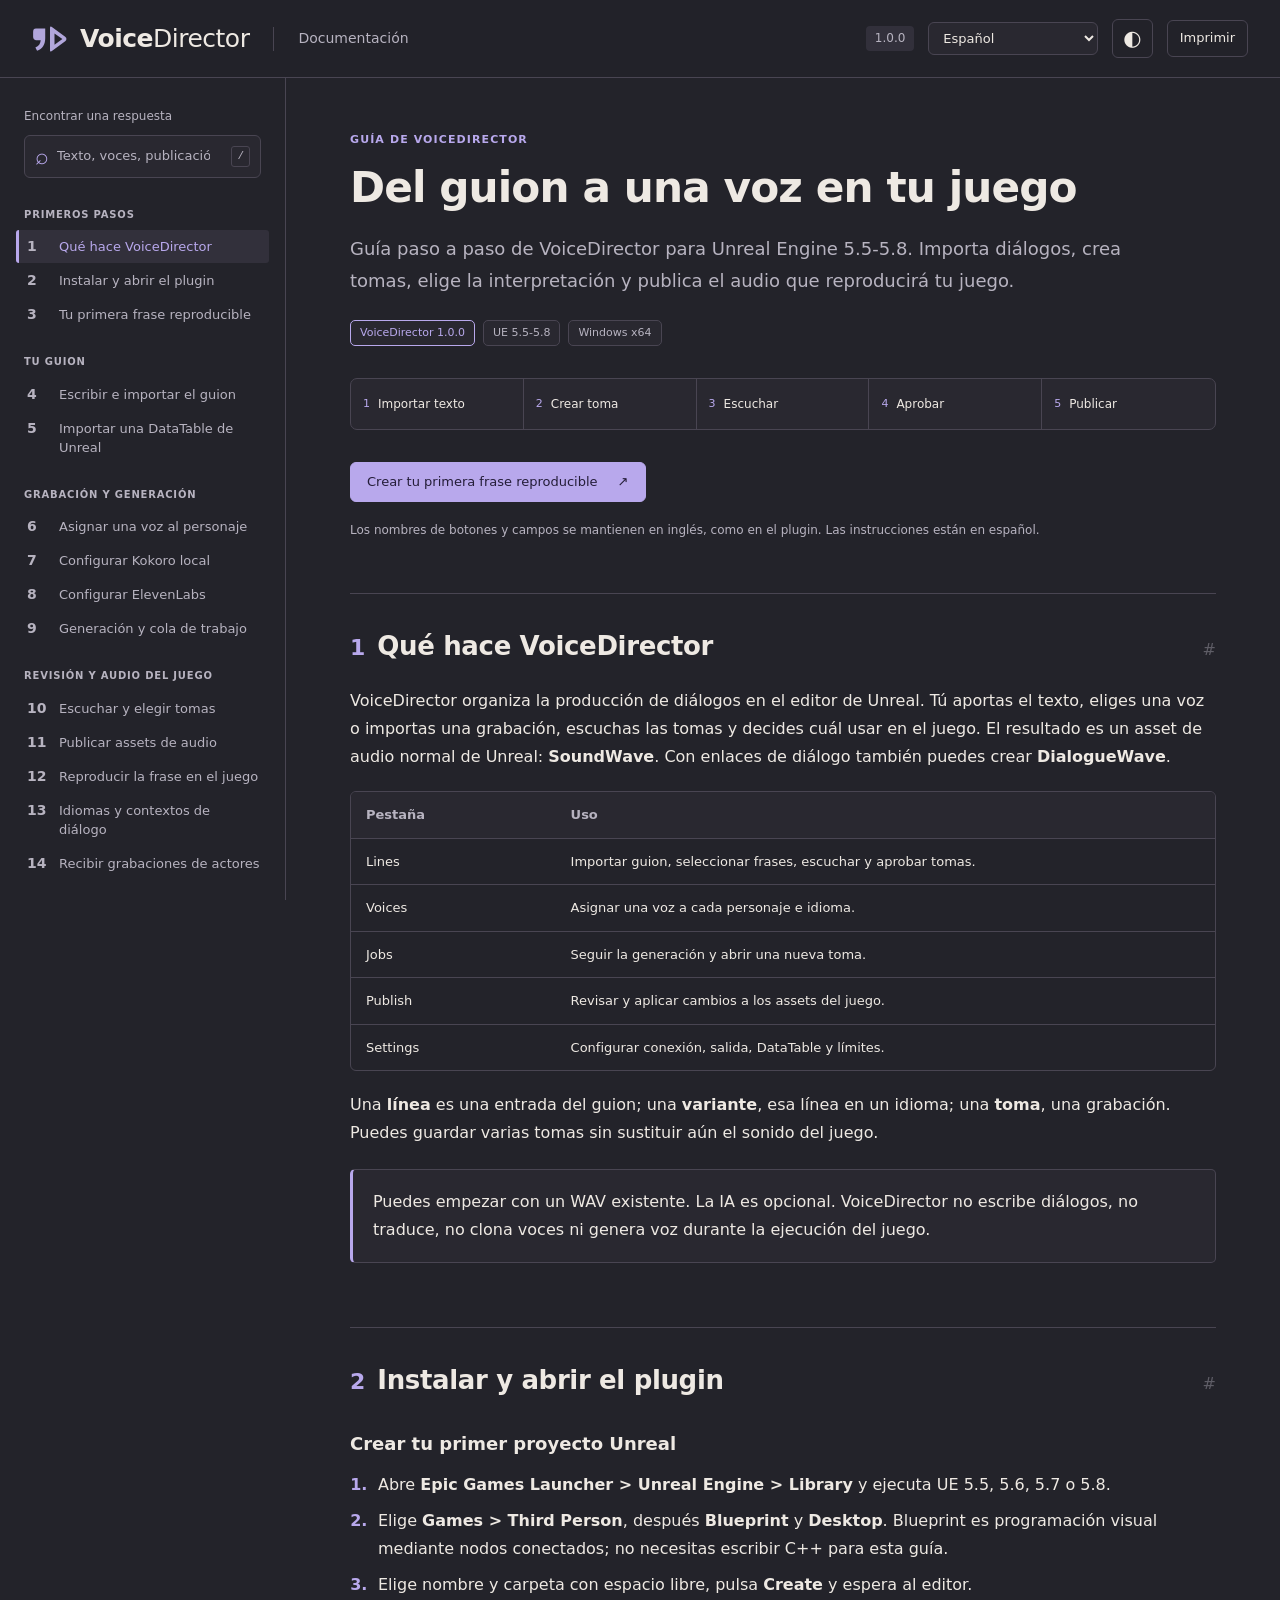
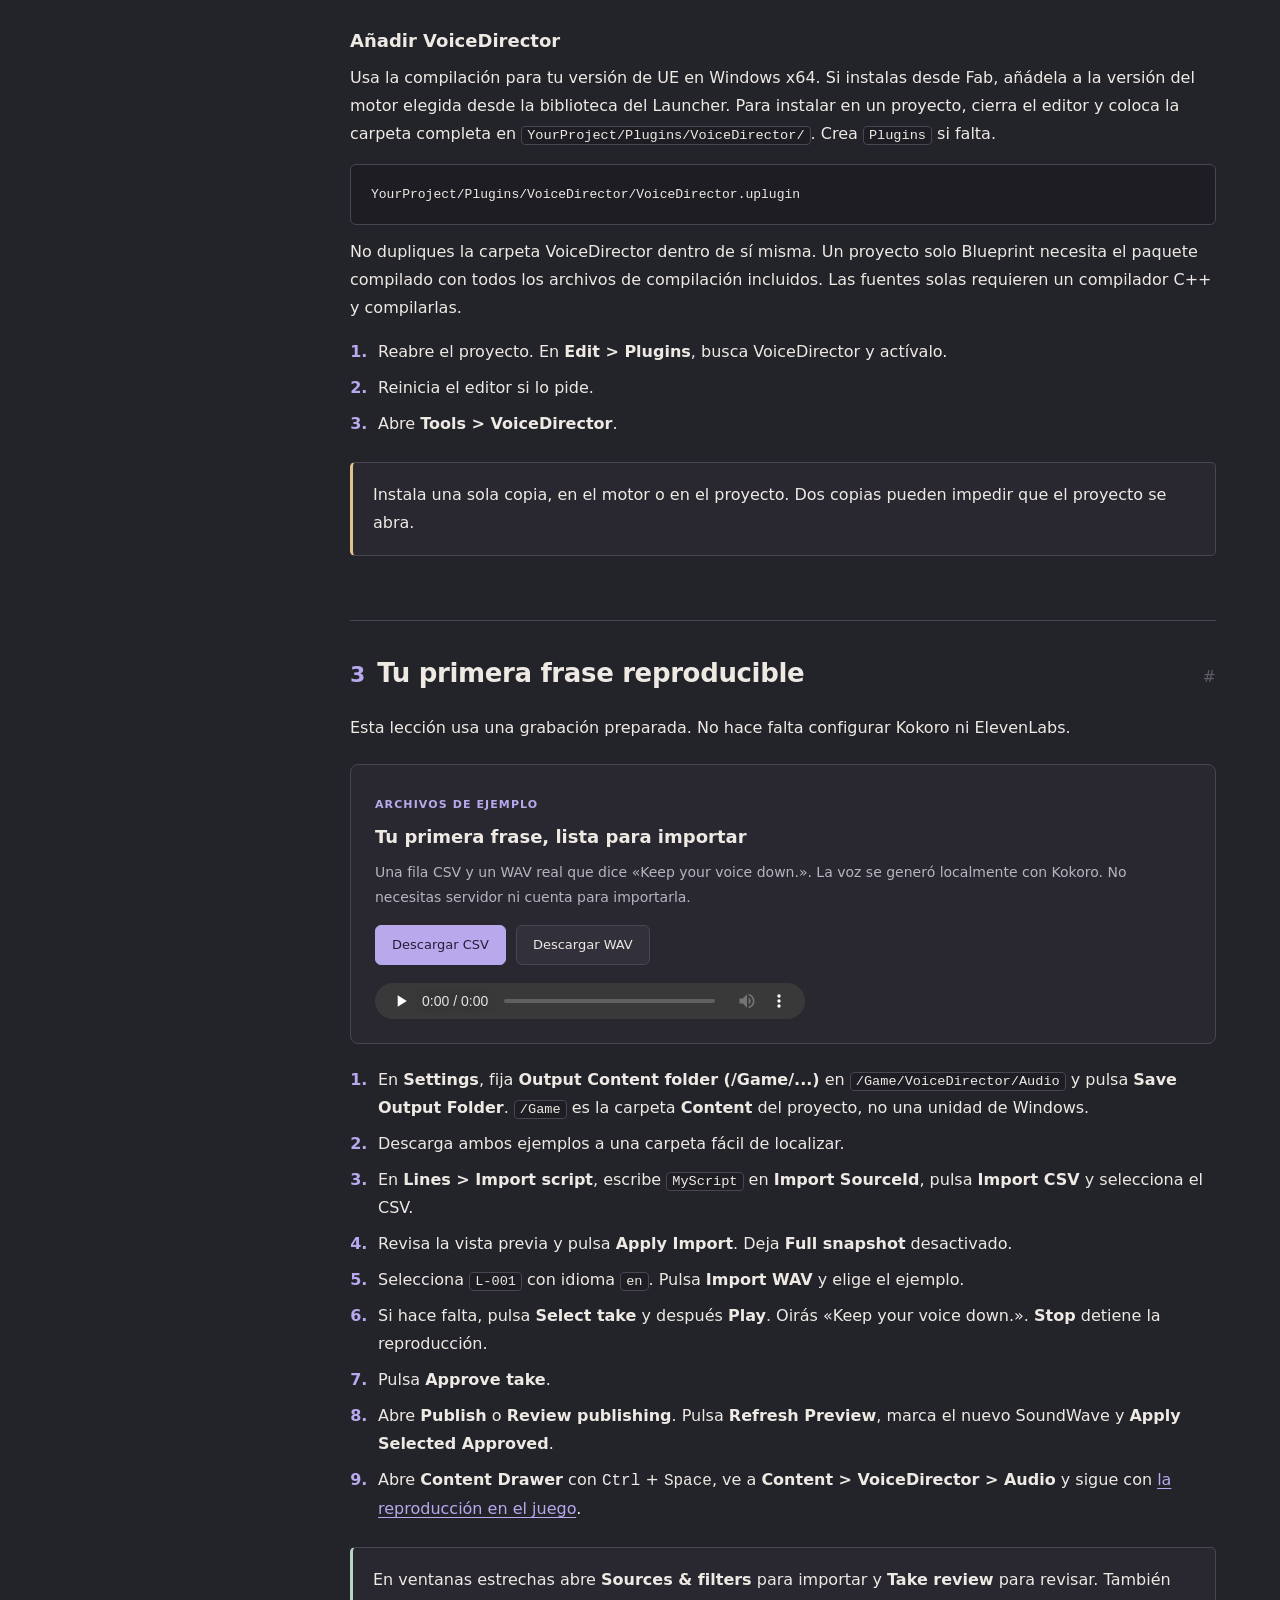
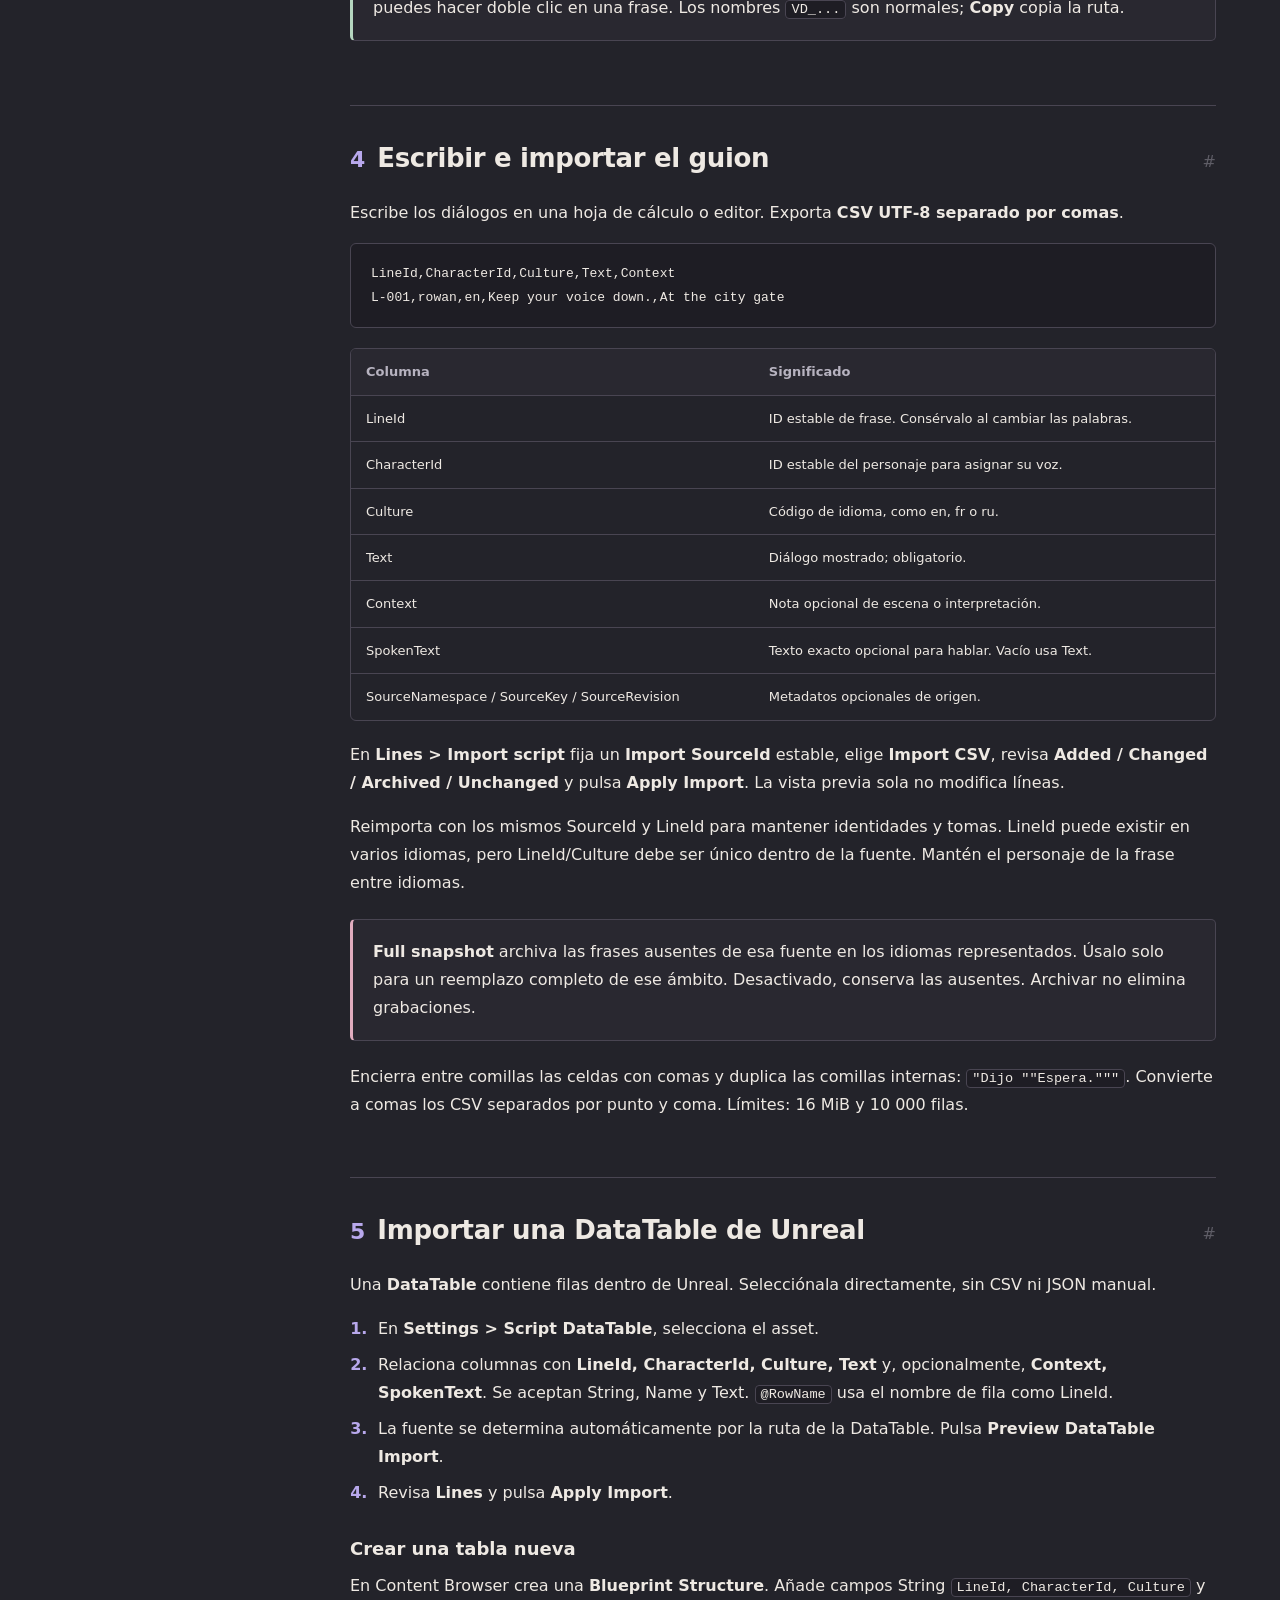
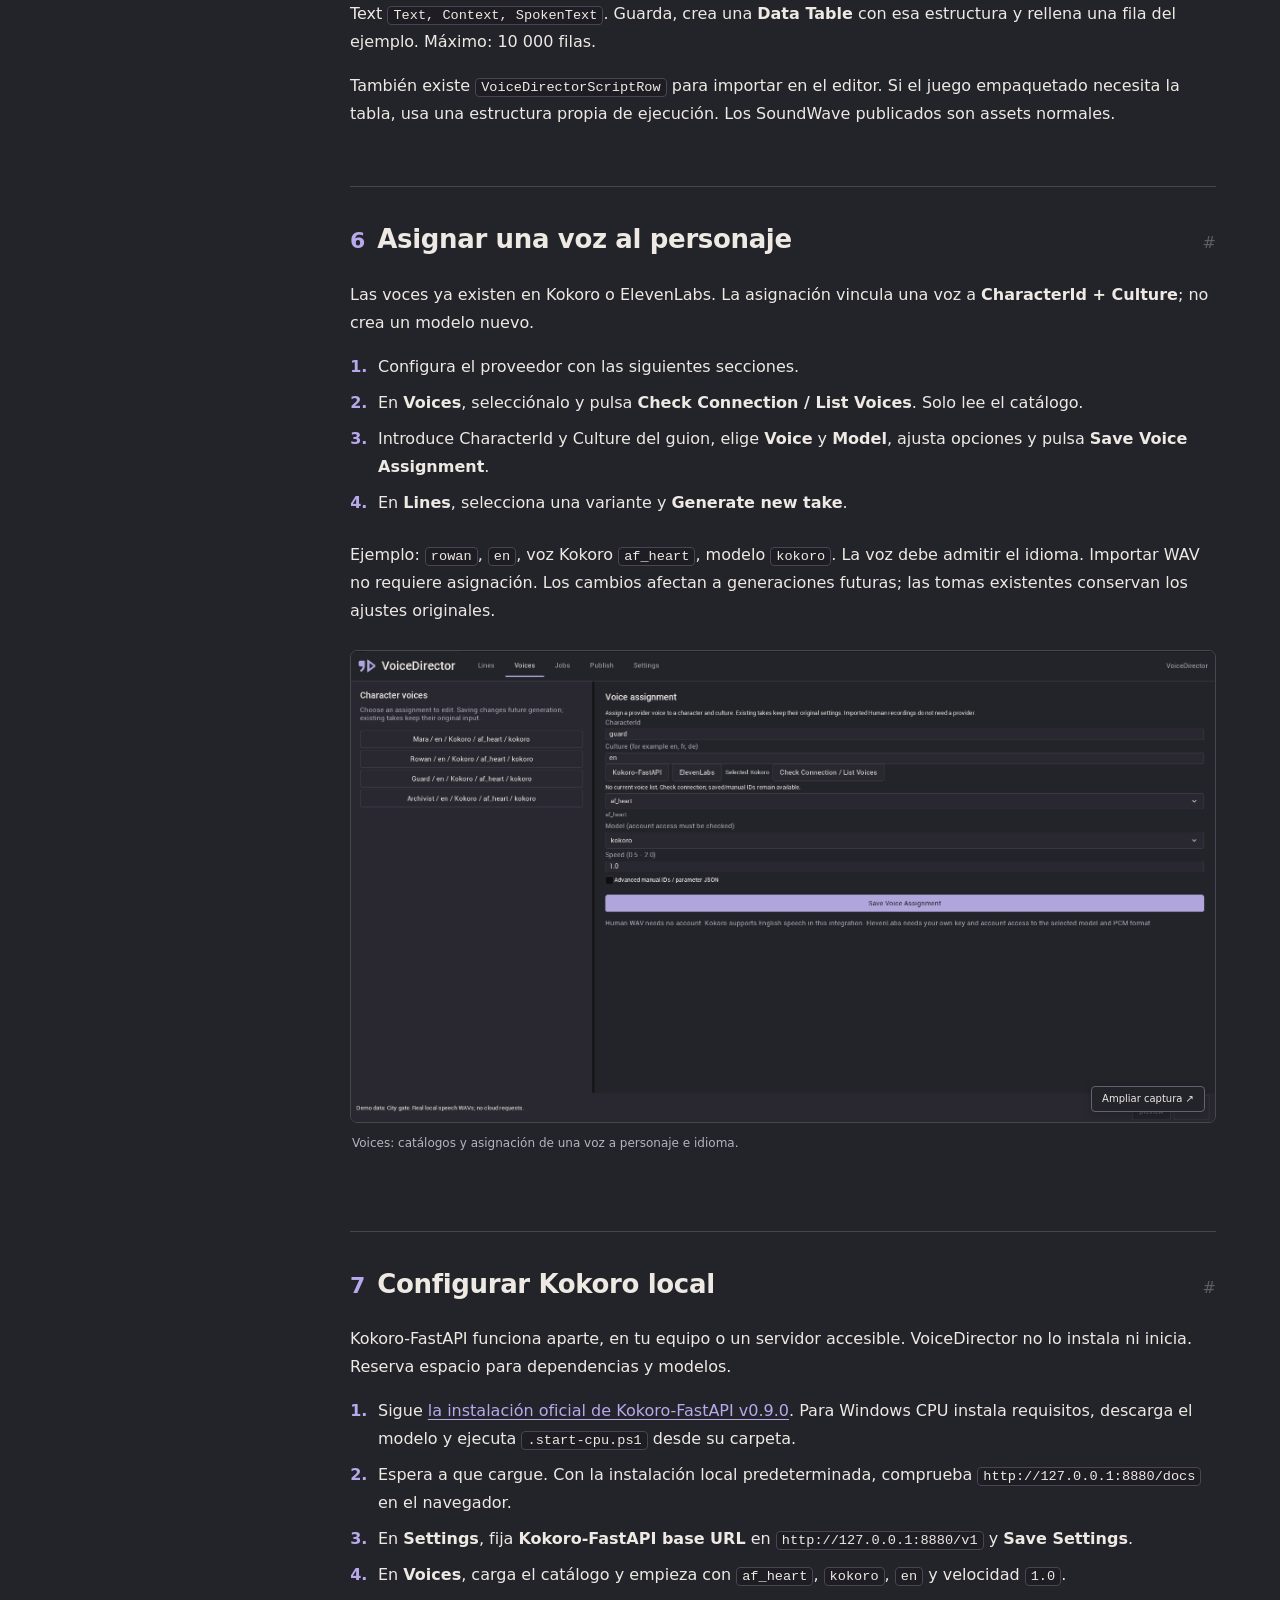
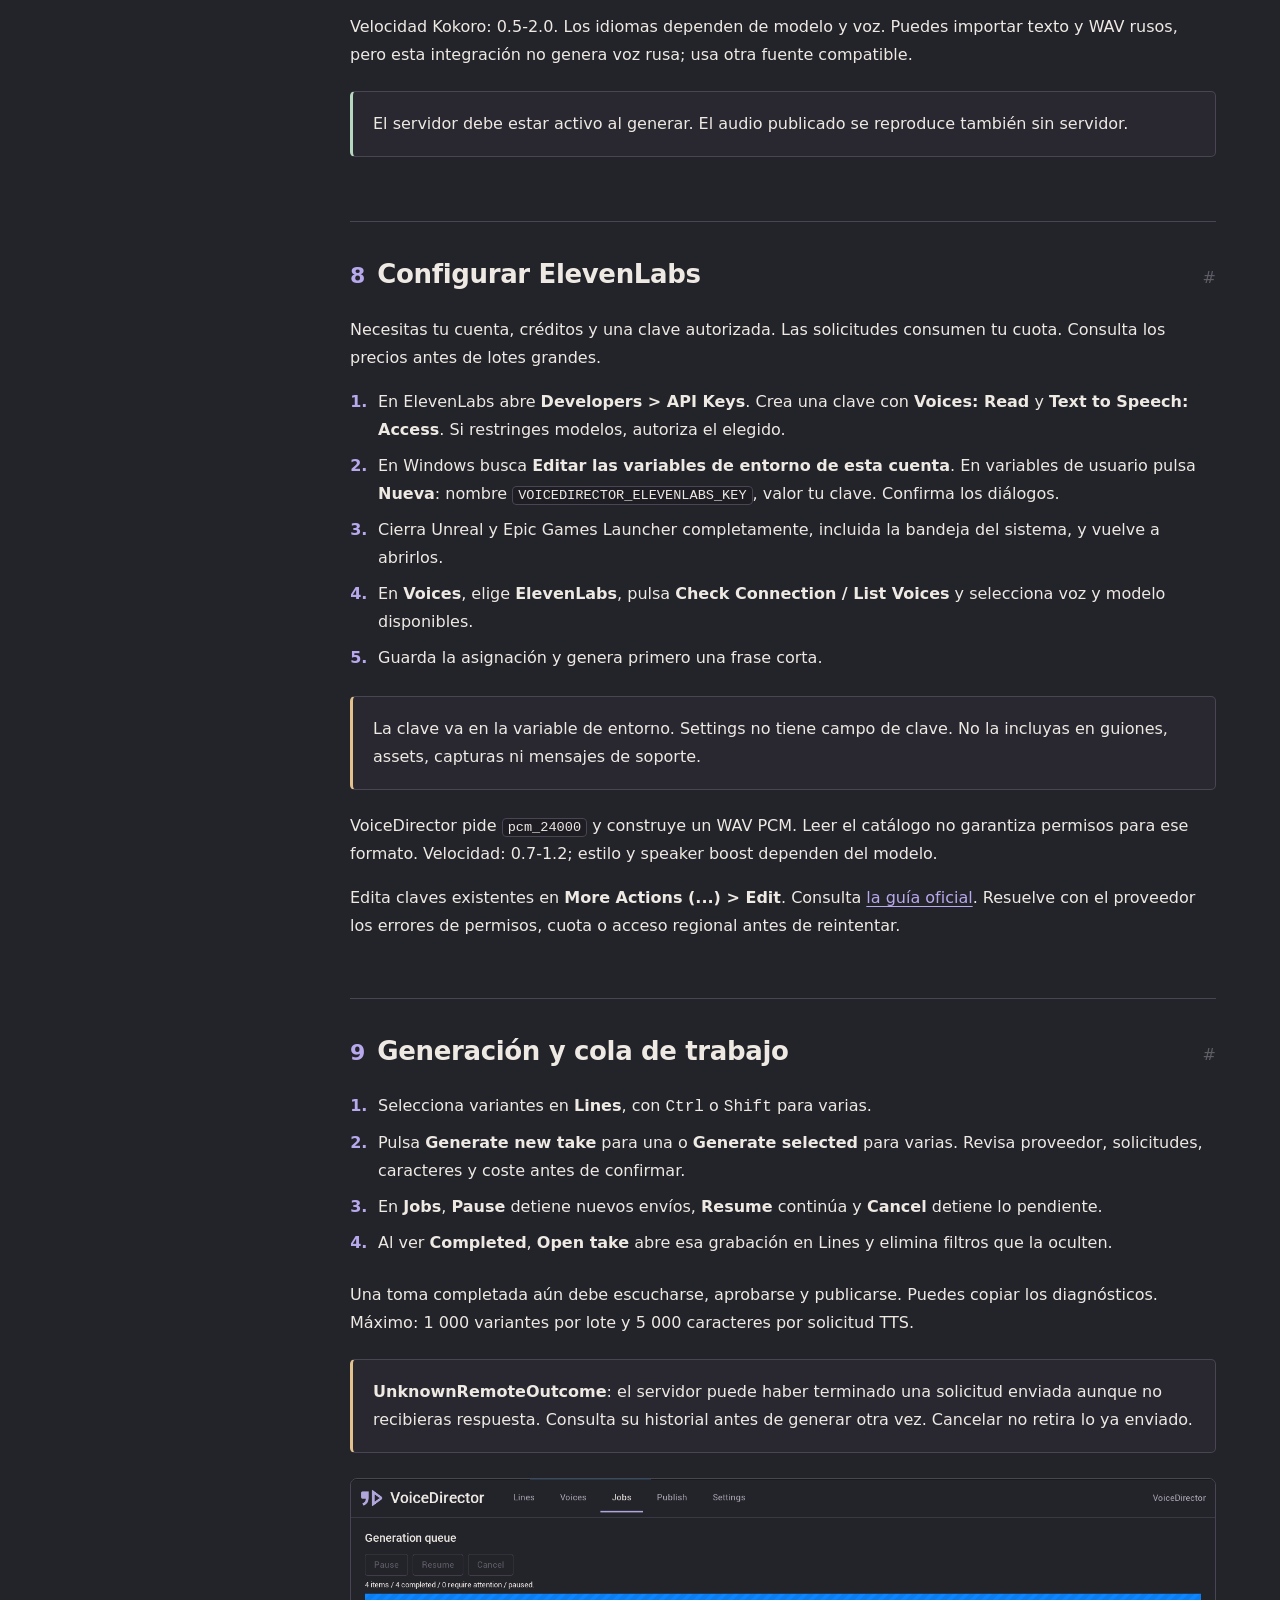
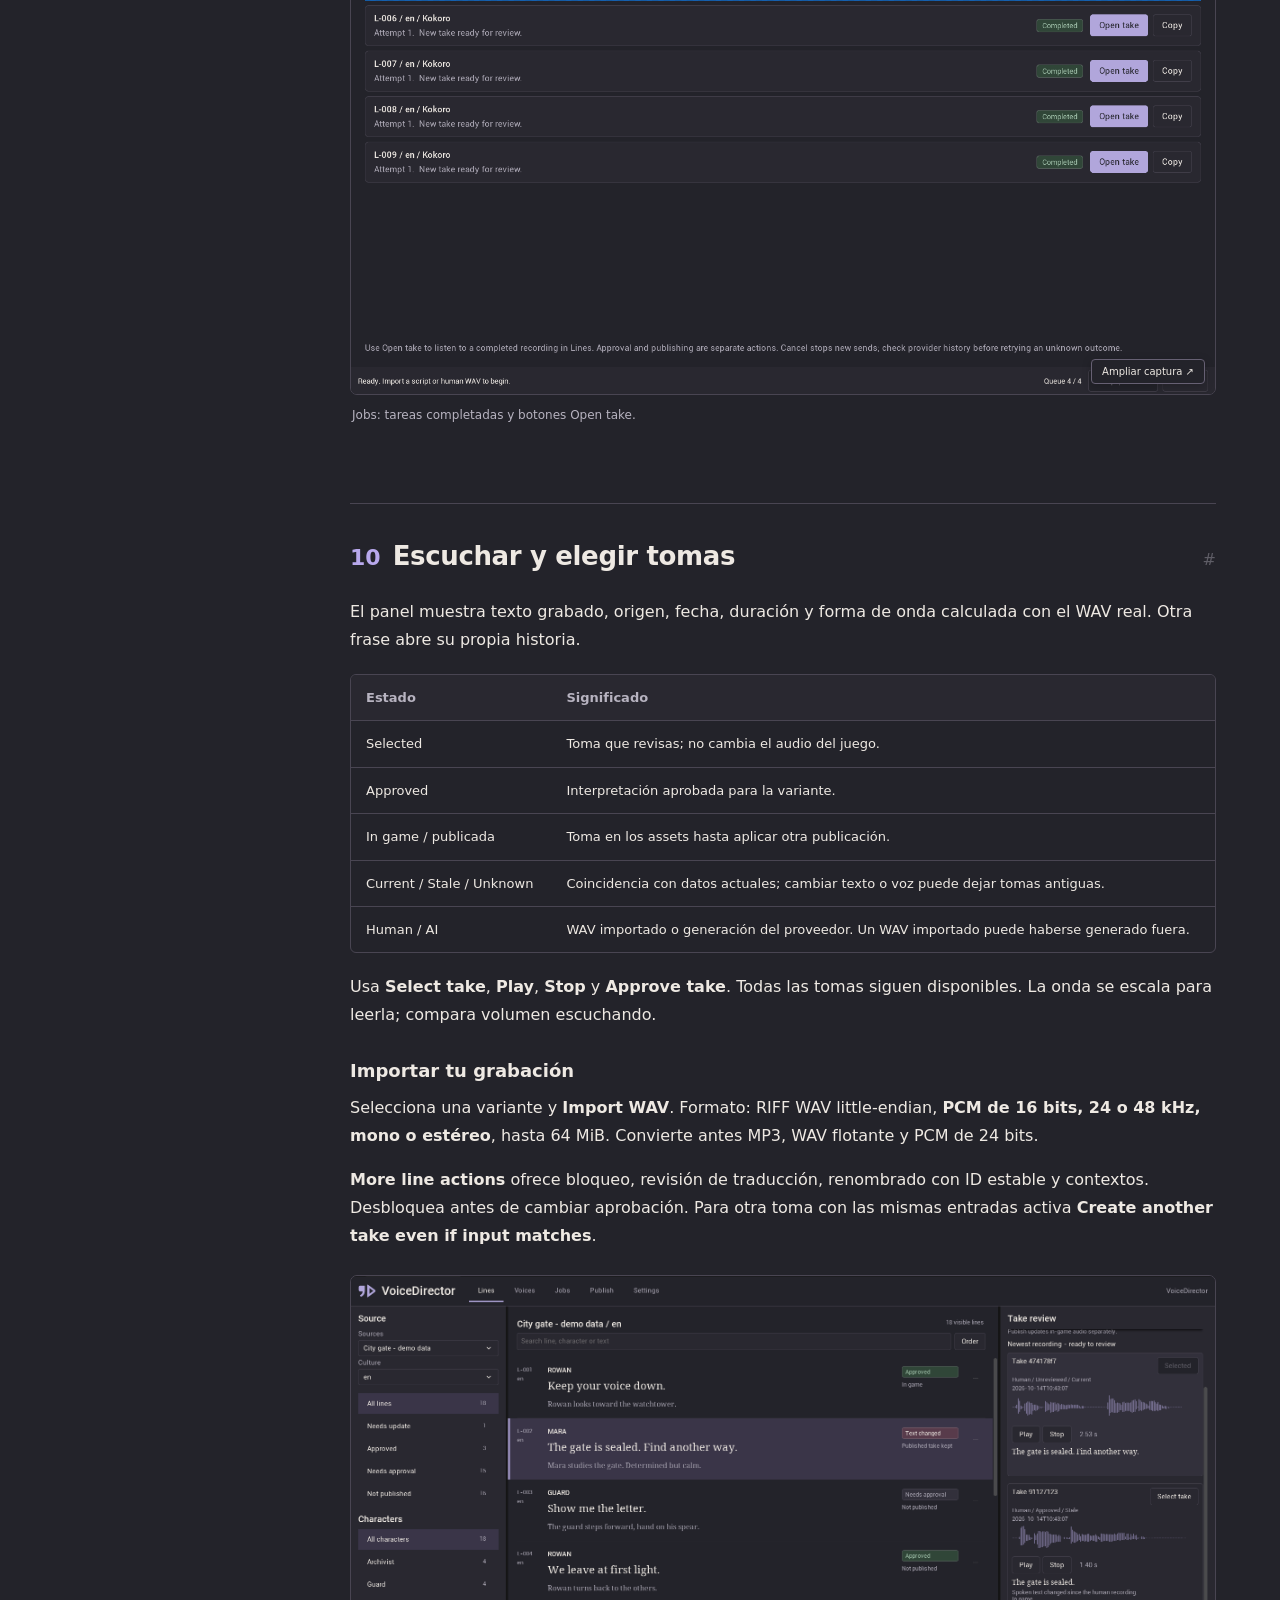
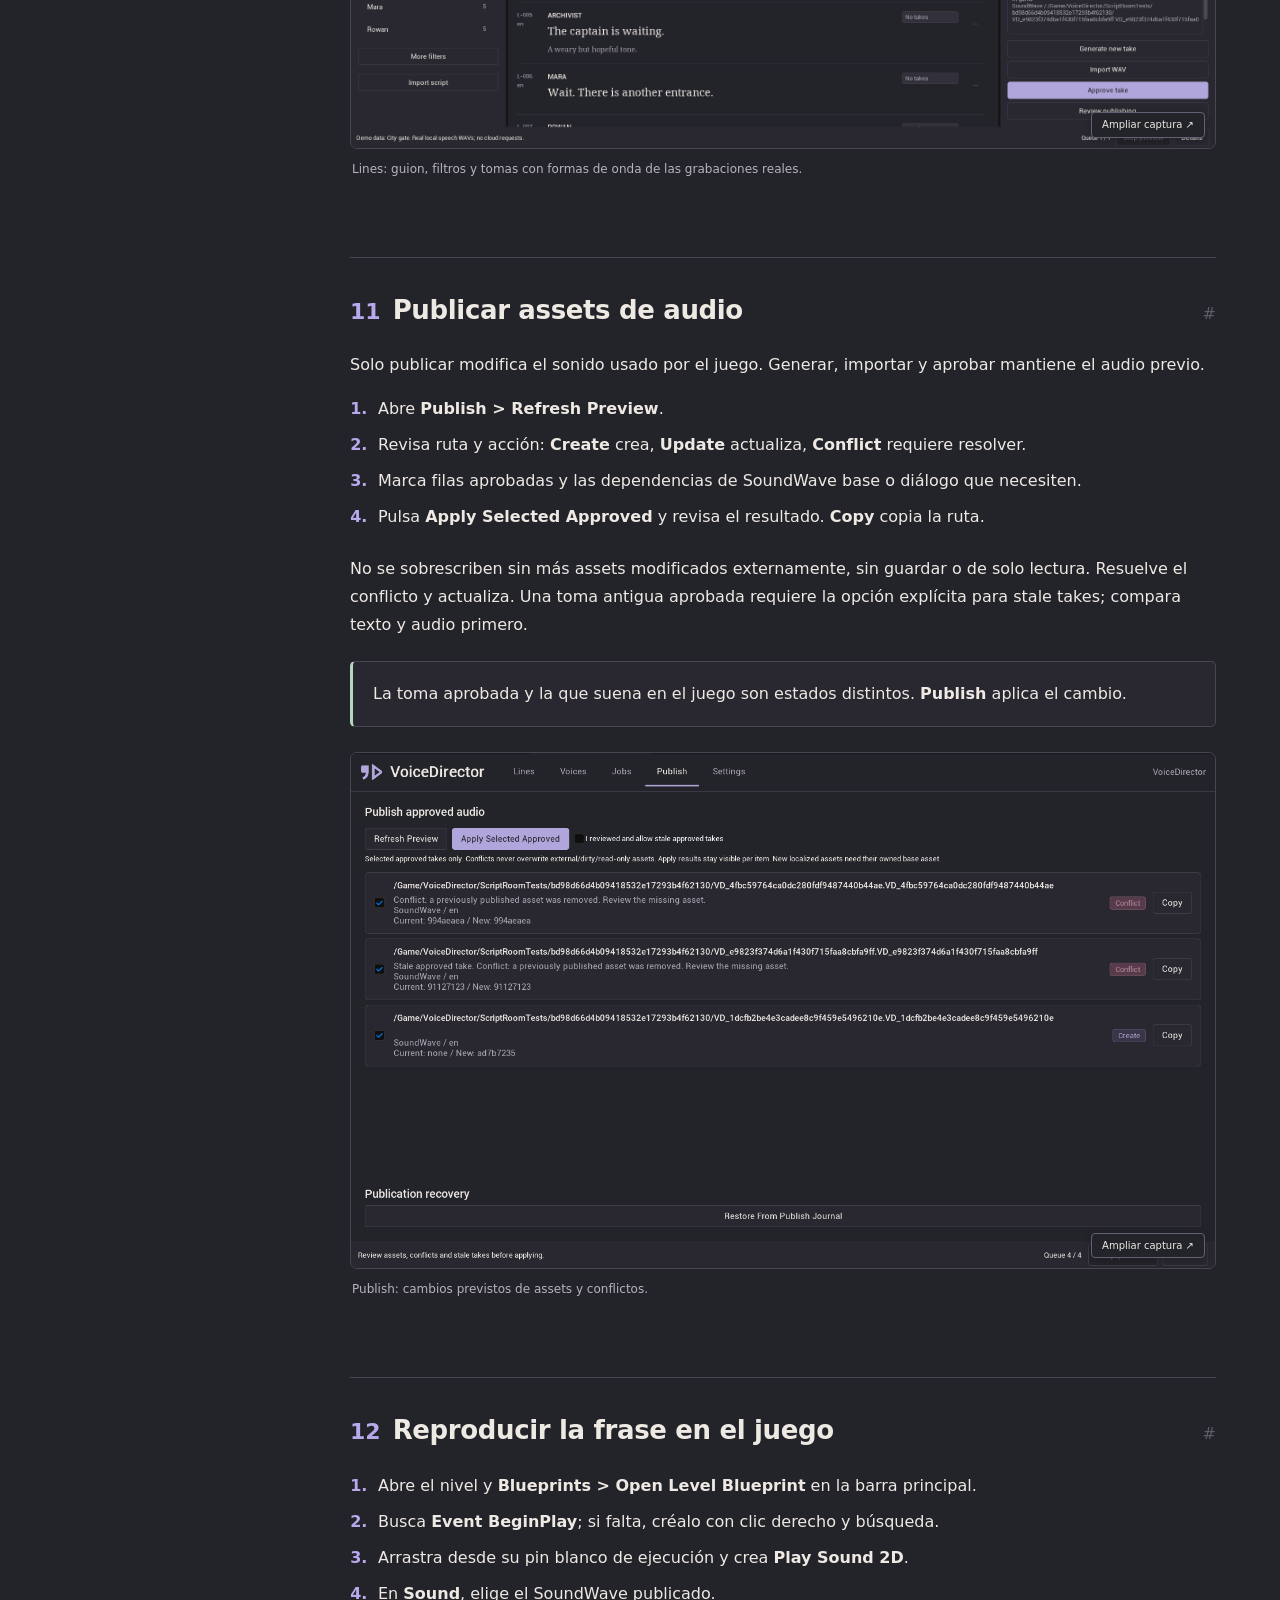
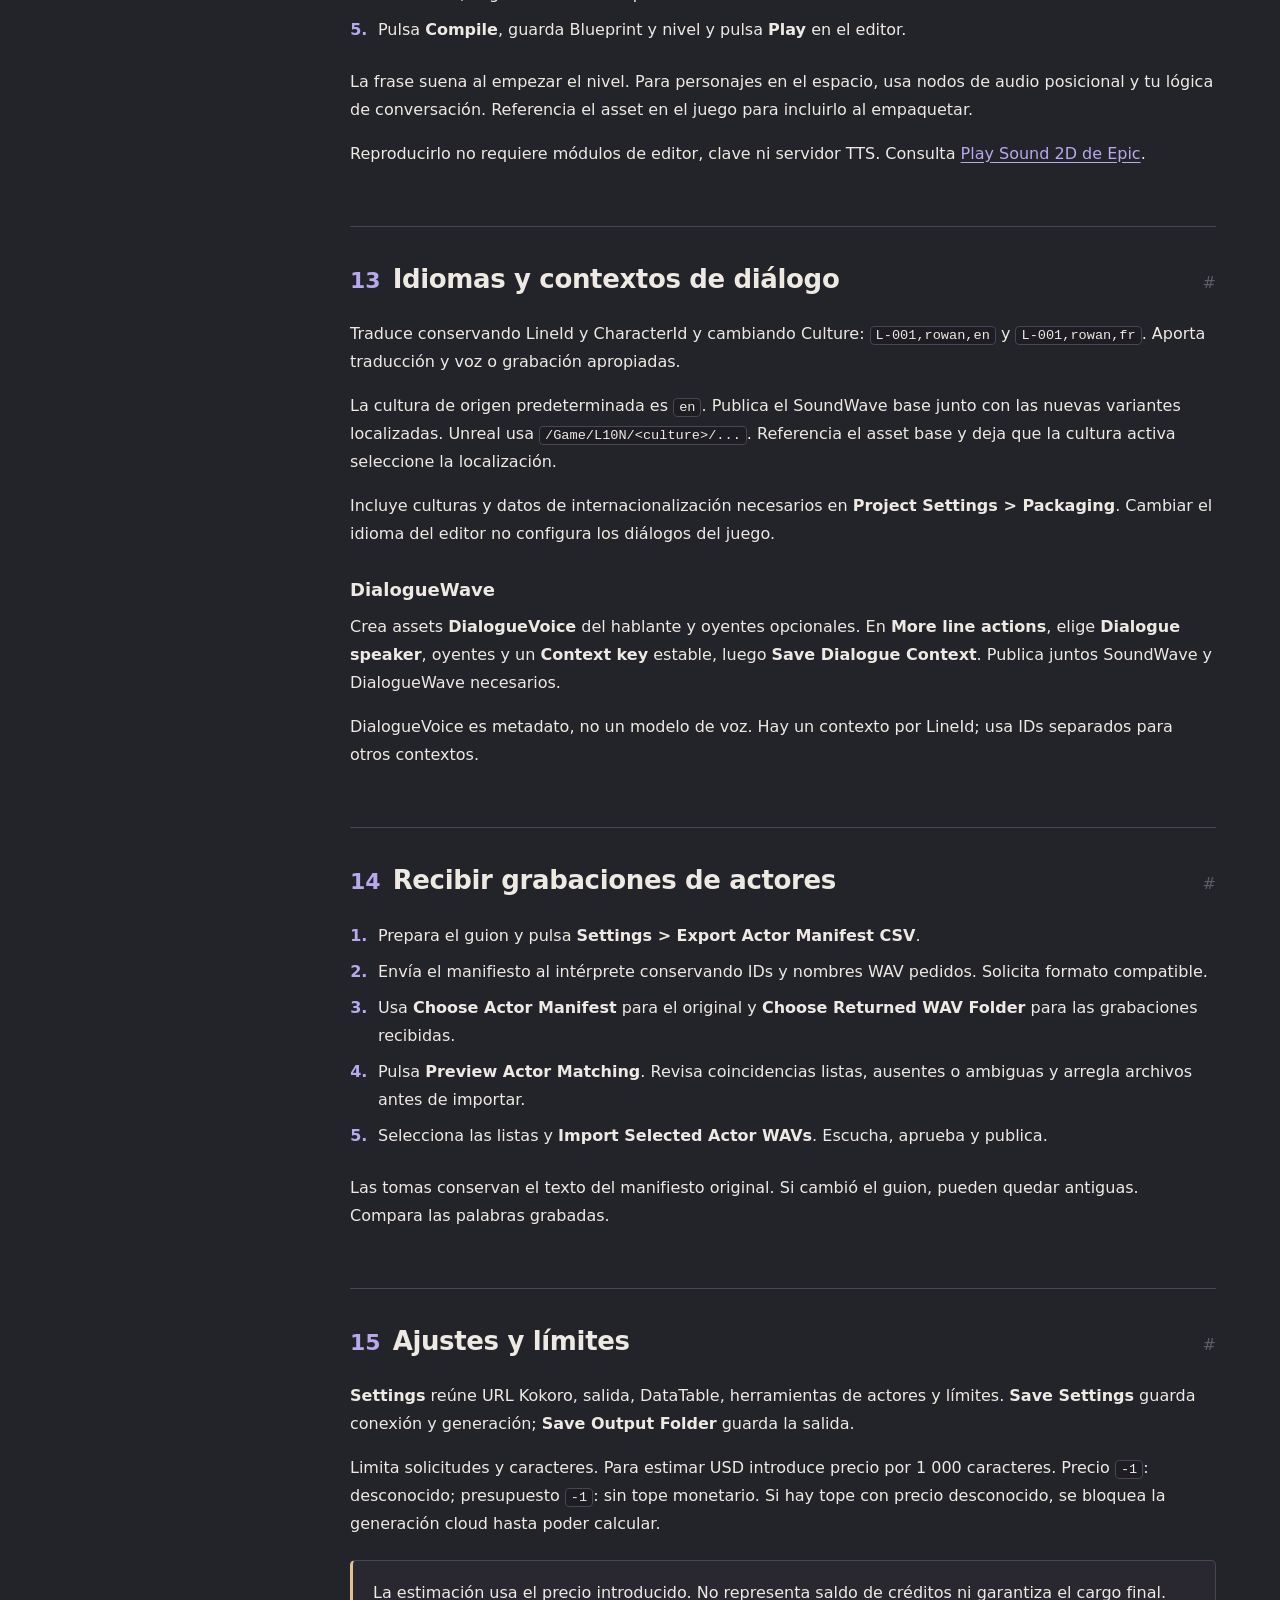
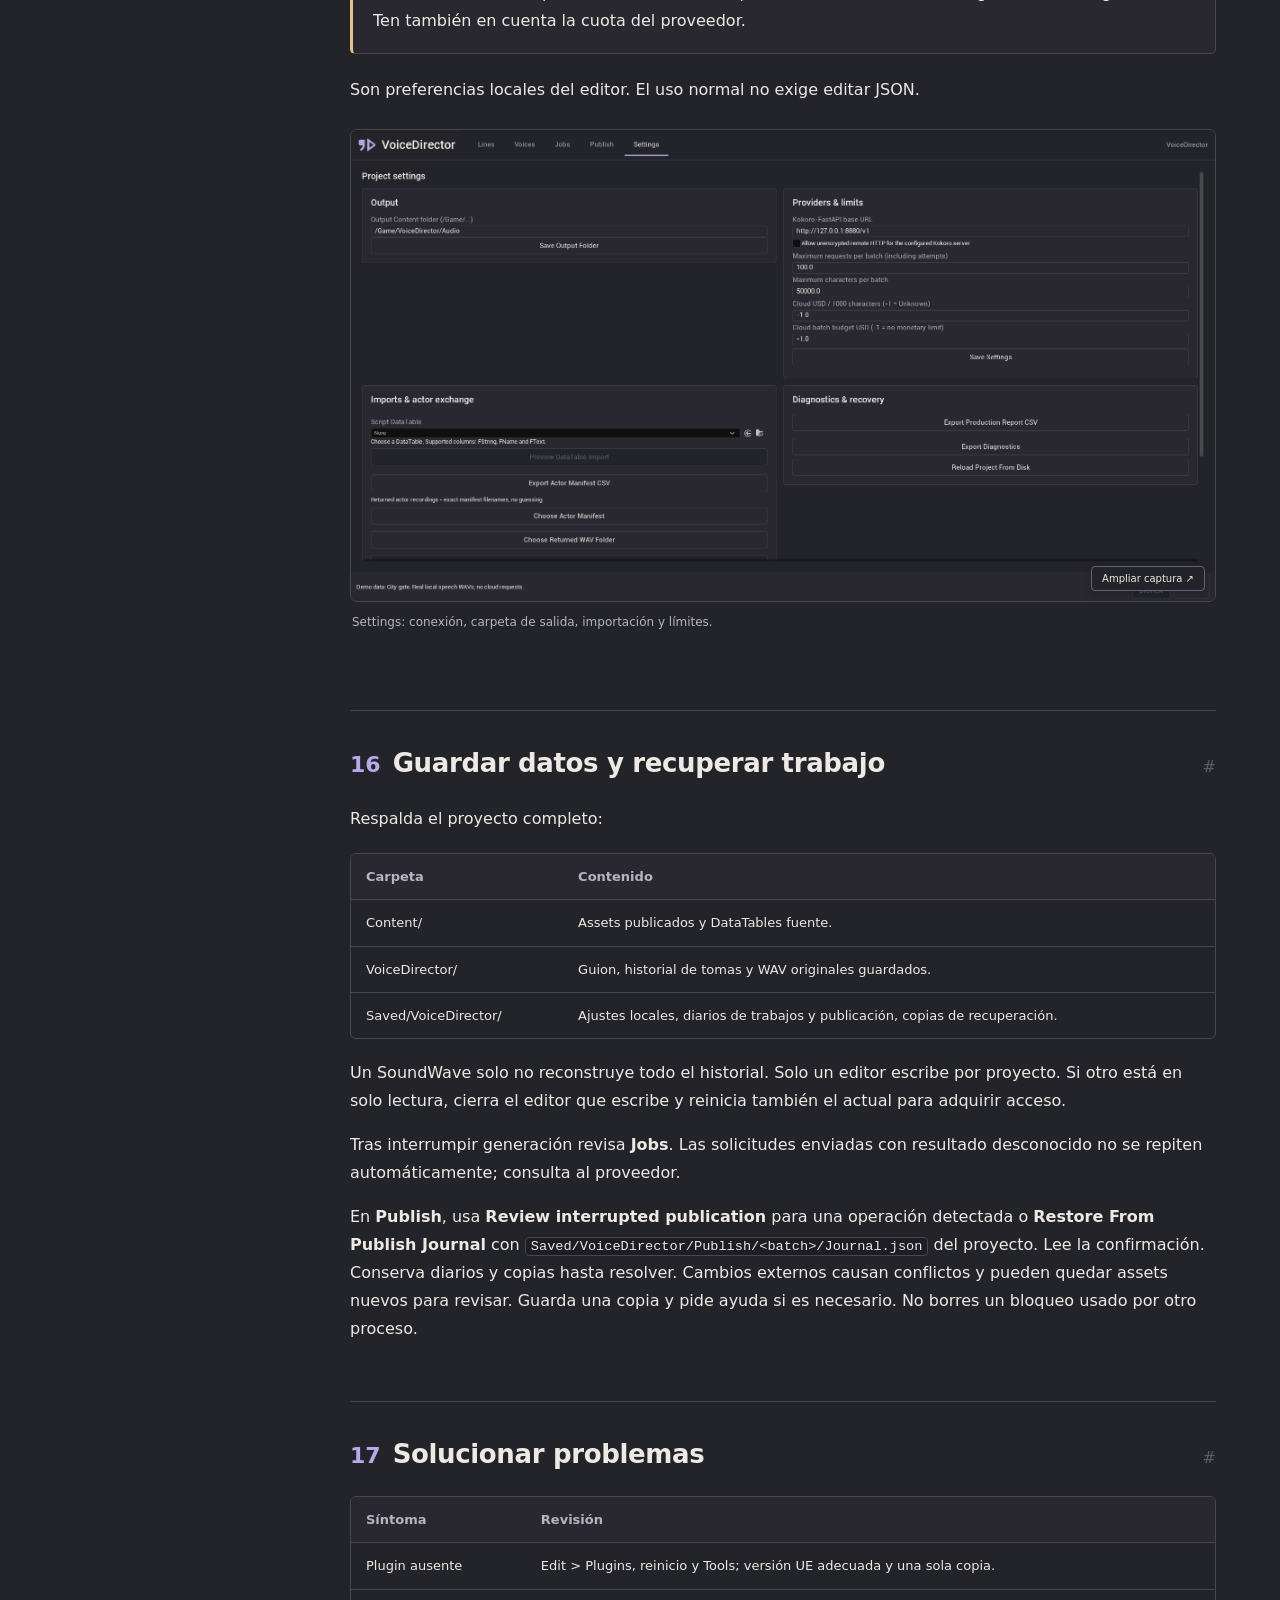
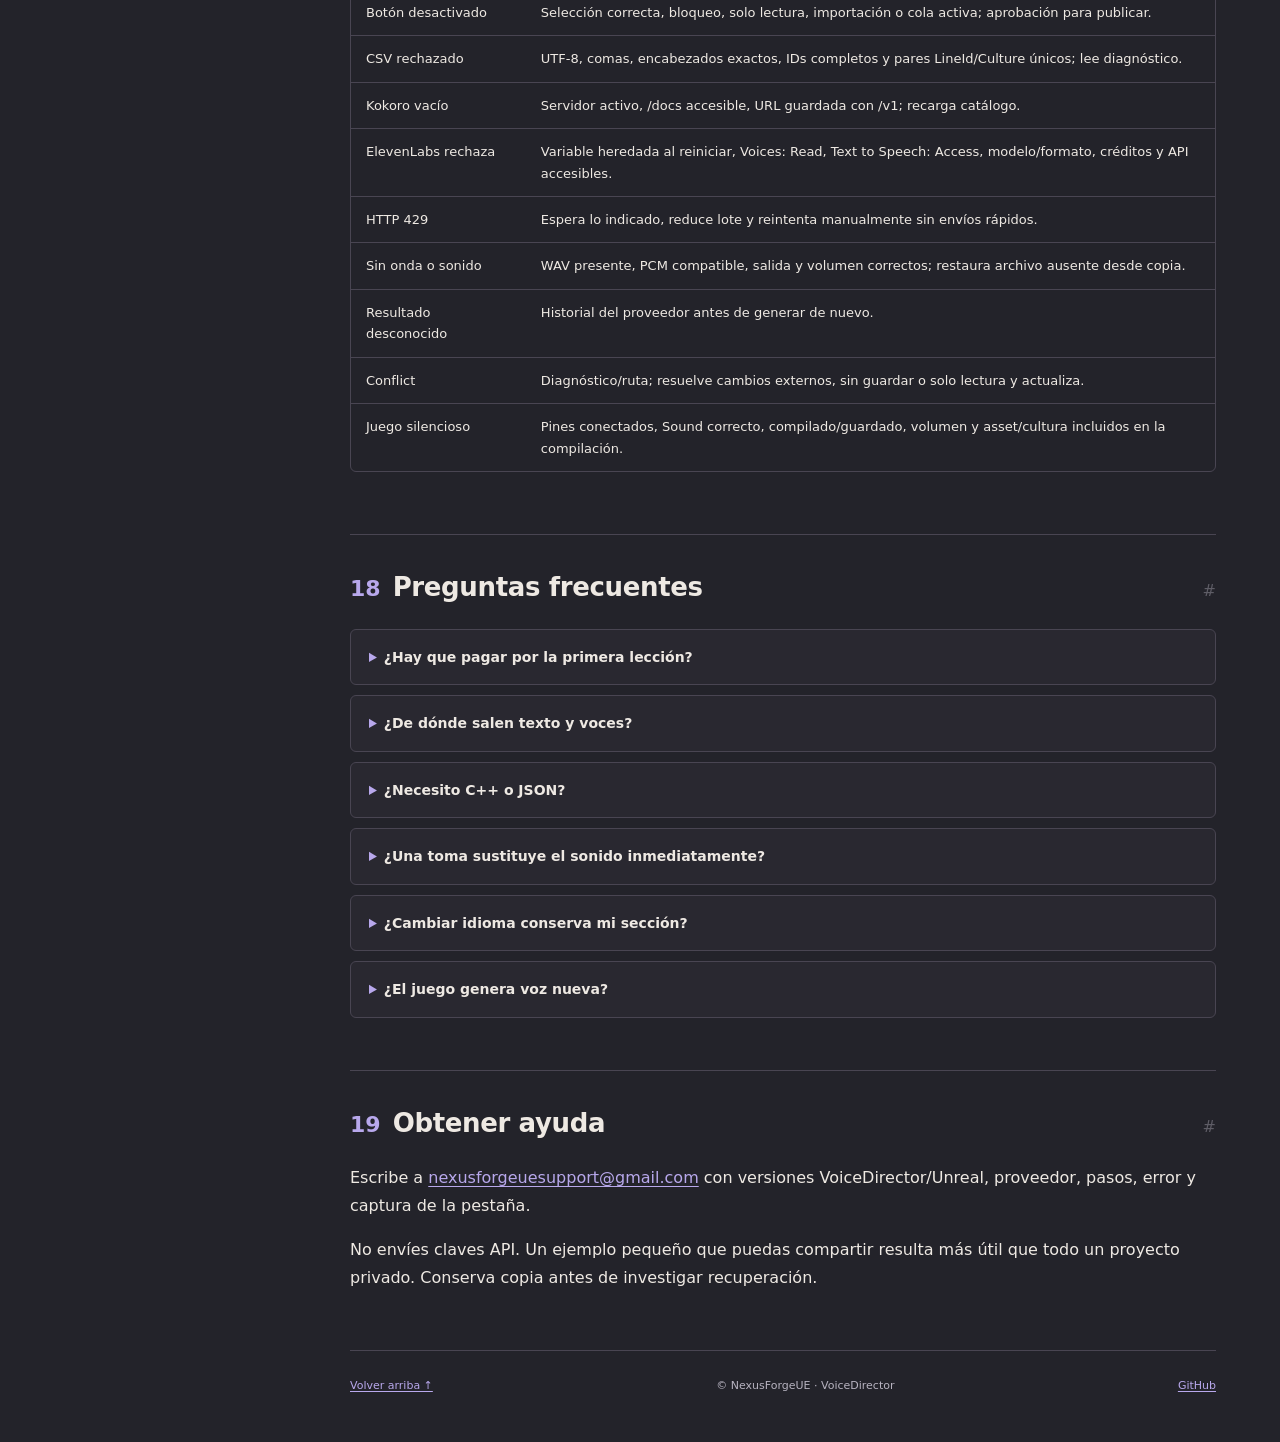
<file: es/index.html>
<!doctype html>
<html lang="es">
<head>
<meta charset="utf-8"><meta name="viewport" content="width=device-width, initial-scale=1">
<meta name="color-scheme" content="dark light"><meta name="theme-color" content="#23232a">
<title>VoiceDirector | Documentación</title><meta name="description" content="Guía paso a paso de VoiceDirector para Unreal Engine 5.5-5.8. Importa diálogos, crea tomas, elige la interpretación y publica el audio que reproducirá tu juego.">
<link rel="canonical" href="https://nexusforgeue.github.io/VoiceDirector-docs/es/"><link rel="alternate" hreflang="en" href="https://nexusforgeue.github.io/VoiceDirector-docs/en/">
<link rel="alternate" hreflang="ru" href="https://nexusforgeue.github.io/VoiceDirector-docs/ru/">
<link rel="alternate" hreflang="de" href="https://nexusforgeue.github.io/VoiceDirector-docs/de/">
<link rel="alternate" hreflang="fr" href="https://nexusforgeue.github.io/VoiceDirector-docs/fr/">
<link rel="alternate" hreflang="es" href="https://nexusforgeue.github.io/VoiceDirector-docs/es/">
<link rel="alternate" hreflang="pt-BR" href="https://nexusforgeue.github.io/VoiceDirector-docs/pt-BR/">
<link rel="alternate" hreflang="zh-Hans" href="https://nexusforgeue.github.io/VoiceDirector-docs/zh-Hans/">
<link rel="alternate" hreflang="ja" href="https://nexusforgeue.github.io/VoiceDirector-docs/ja/">
<link rel="alternate" hreflang="ko" href="https://nexusforgeue.github.io/VoiceDirector-docs/ko/">
<link rel="icon" type="image/svg+xml" href="../assets/voice-director.svg">
<link rel="stylesheet" href="../assets/site.css?v=326b0f632e55"><script src="../assets/site.js?v=70e562822bc8" defer></script>
<noscript><style>.search,.locale-picker,.icon-button,.print-button,.menu-toggle{display:none}@media(max-width:900px){.sidebar{position:static;transform:none;visibility:visible;width:auto;height:auto;box-shadow:none;border-right:0;border-bottom:1px solid var(--border)}}</style></noscript>
</head>
<body data-no-results="Sin resultados. Prueba un nombre de botón o una palabra más corta." data-search-label="Secciones encontradas">
<a class="skip-link" href="#content">Ir a la guía</a>
<header class="site-header"><a class="brand" href="#top"><img src="../assets/voice-director.svg" width="36" height="36" alt=""><span>Voice<span class="brand-light">Director</span></span></a><span class="header-divider"></span><span class="header-label">Documentación</span><div class="header-actions"><span class="version">1.0.0</span><label class="locale-picker"><span class="sr-only">Idioma</span><select id="locale"><option value="en">English</option><option value="ru">Русский</option><option value="de">Deutsch</option><option value="fr">Français</option><option value="es" selected>Español</option><option value="pt-BR">Português (Brasil)</option><option value="zh-Hans">简体中文</option><option value="ja">日本語</option><option value="ko">한국어</option></select></label><button type="button" class="icon-button" id="theme-toggle" aria-label="Cambiar tema" title="Cambiar tema"><span aria-hidden="true">◐</span></button><button type="button" class="print-button" id="print">Imprimir</button><button type="button" class="menu-toggle" id="menu-toggle" aria-controls="sidebar" aria-expanded="false">Menú</button></div></header>
<div class="layout"><aside class="sidebar" id="sidebar"><form class="search" role="search"><label for="search">Encontrar una respuesta</label><div class="search-field"><span aria-hidden="true">⌕</span><input id="search" type="search" placeholder="Texto, voces, publicación..." autocomplete="off"><kbd aria-hidden="true">/</kbd></div><div id="search-results" class="search-results" hidden></div><p class="sr-only" id="search-status" role="status" aria-live="polite"></p></form><nav aria-label="Contenido"><div class="nav-group"><p>Primeros pasos</p><a href="#start" class="nav-link"><span class="nav-number" aria-hidden="true">1</span>Qué hace VoiceDirector</a><a href="#install" class="nav-link"><span class="nav-number" aria-hidden="true">2</span>Instalar y abrir el plugin</a><a href="#first-take" class="nav-link"><span class="nav-number" aria-hidden="true">3</span>Tu primera frase reproducible</a></div><div class="nav-group"><p>Tu guion</p><a href="#script" class="nav-link"><span class="nav-number" aria-hidden="true">4</span>Escribir e importar el guion</a><a href="#datatable" class="nav-link"><span class="nav-number" aria-hidden="true">5</span>Importar una DataTable de Unreal</a></div><div class="nav-group"><p>Grabación y generación</p><a href="#voices" class="nav-link"><span class="nav-number" aria-hidden="true">6</span>Asignar una voz al personaje</a><a href="#kokoro" class="nav-link"><span class="nav-number" aria-hidden="true">7</span>Configurar Kokoro local</a><a href="#elevenlabs" class="nav-link"><span class="nav-number" aria-hidden="true">8</span>Configurar ElevenLabs</a><a href="#jobs" class="nav-link"><span class="nav-number" aria-hidden="true">9</span>Generación y cola de trabajo</a></div><div class="nav-group"><p>Revisión y audio del juego</p><a href="#takes" class="nav-link"><span class="nav-number" aria-hidden="true">10</span>Escuchar y elegir tomas</a><a href="#publish" class="nav-link"><span class="nav-number" aria-hidden="true">11</span>Publicar assets de audio</a><a href="#game" class="nav-link"><span class="nav-number" aria-hidden="true">12</span>Reproducir la frase en el juego</a><a href="#localization" class="nav-link"><span class="nav-number" aria-hidden="true">13</span>Idiomas y contextos de diálogo</a><a href="#actor" class="nav-link"><span class="nav-number" aria-hidden="true">14</span>Recibir grabaciones de actores</a></div><div class="nav-group"><p>Ajustes y ayuda</p><a href="#settings" class="nav-link"><span class="nav-number" aria-hidden="true">15</span>Ajustes y límites</a><a href="#backup" class="nav-link"><span class="nav-number" aria-hidden="true">16</span>Guardar datos y recuperar trabajo</a><a href="#troubleshooting" class="nav-link"><span class="nav-number" aria-hidden="true">17</span>Solucionar problemas</a><a href="#faq" class="nav-link"><span class="nav-number" aria-hidden="true">18</span>Preguntas frecuentes</a><a href="#support" class="nav-link"><span class="nav-number" aria-hidden="true">19</span>Obtener ayuda</a></div></nav><div class="sidebar-footer"><span class="status-dot" aria-hidden="true"></span>UE 5.5-5.8 · Windows x64</div></aside>
<main id="content" tabindex="-1"><div id="top" class="hero"><div class="eyebrow">Guía de VoiceDirector</div><h1>Del guion a una voz en tu juego</h1><p class="hero-description">Guía paso a paso de VoiceDirector para Unreal Engine 5.5-5.8. Importa diálogos, crea tomas, elige la interpretación y publica el audio que reproducirá tu juego.</p><div class="hero-meta"><span class="pill purple">VoiceDirector 1.0.0</span><span class="pill">UE 5.5-5.8</span><span class="pill">Windows x64</span></div><div class="workflow" aria-label="Flujo de trabajo"><div><span>1</span>Importar texto</div><div><span>2</span>Crear toma</div><div><span>3</span>Escuchar</div><div><span>4</span>Aprobar</div><div><span>5</span>Publicar</div></div><a class="button primary hero-cta" href="#first-take">Crear tu primera frase reproducible <span aria-hidden="true">↗</span></a><p class="ui-note">Los nombres de botones y campos se mantienen en inglés, como en el plugin. Las instrucciones están en español.</p></div><section id="start" class="doc-section" aria-labelledby="start-title"><div class="section-heading"><span class="section-index" aria-hidden="true">1</span><h2 id="start-title">Qué hace VoiceDirector</h2><a href="#start" class="anchor-link" aria-label="Enlace a esta sección">#</a></div><p>VoiceDirector organiza la producción de diálogos en el editor de Unreal. Tú aportas el texto, eliges una voz o importas una grabación, escuchas las tomas y decides cuál usar en el juego. El resultado es un asset de audio normal de Unreal: <strong>SoundWave</strong>. Con enlaces de diálogo también puedes crear <strong>DialogueWave</strong>.</p><div class="table-wrap"><table><thead><tr><th scope="col">Pestaña</th><th scope="col">Uso</th></tr></thead><tbody><tr><td>Lines</td><td>Importar guion, seleccionar frases, escuchar y aprobar tomas.</td></tr><tr><td>Voices</td><td>Asignar una voz a cada personaje e idioma.</td></tr><tr><td>Jobs</td><td>Seguir la generación y abrir una nueva toma.</td></tr><tr><td>Publish</td><td>Revisar y aplicar cambios a los assets del juego.</td></tr><tr><td>Settings</td><td>Configurar conexión, salida, DataTable y límites.</td></tr></tbody></table></div><p>Una <strong>línea</strong> es una entrada del guion; una <strong>variante</strong>, esa línea en un idioma; una <strong>toma</strong>, una grabación. Puedes guardar varias tomas sin sustituir aún el sonido del juego.</p><div class="callout "><p>Puedes empezar con un WAV existente. La IA es opcional. VoiceDirector no escribe diálogos, no traduce, no clona voces ni genera voz durante la ejecución del juego.</p></div></section>
<section id="install" class="doc-section" aria-labelledby="install-title"><div class="section-heading"><span class="section-index" aria-hidden="true">2</span><h2 id="install-title">Instalar y abrir el plugin</h2><a href="#install" class="anchor-link" aria-label="Enlace a esta sección">#</a></div><h3>Crear tu primer proyecto Unreal</h3><ol><li>Abre <strong>Epic Games Launcher &gt; Unreal Engine &gt; Library</strong> y ejecuta UE 5.5, 5.6, 5.7 o 5.8.</li><li>Elige <strong>Games &gt; Third Person</strong>, después <strong>Blueprint</strong> y <strong>Desktop</strong>. Blueprint es programación visual mediante nodos conectados; no necesitas escribir C++ para esta guía.</li><li>Elige nombre y carpeta con espacio libre, pulsa <strong>Create</strong> y espera al editor.</li></ol><h3>Añadir VoiceDirector</h3><p>Usa la compilación para tu versión de UE en Windows x64. Si instalas desde Fab, añádela a la versión del motor elegida desde la biblioteca del Launcher. Para instalar en un proyecto, cierra el editor y coloca la carpeta completa en <code>YourProject/Plugins/VoiceDirector/</code>. Crea <code>Plugins</code> si falta.</p><pre><code>YourProject/Plugins/VoiceDirector/VoiceDirector.uplugin</code></pre><p>No dupliques la carpeta VoiceDirector dentro de sí misma. Un proyecto solo Blueprint necesita el paquete compilado con todos los archivos de compilación incluidos. Las fuentes solas requieren un compilador C++ y compilarlas.</p><ol><li>Reabre el proyecto. En <strong>Edit &gt; Plugins</strong>, busca VoiceDirector y actívalo.</li><li>Reinicia el editor si lo pide.</li><li>Abre <strong>Tools &gt; VoiceDirector</strong>.</li></ol><div class="callout warning"><p>Instala una sola copia, en el motor o en el proyecto. Dos copias pueden impedir que el proyecto se abra.</p></div></section>
<section id="first-take" class="doc-section" aria-labelledby="first-take-title"><div class="section-heading"><span class="section-index" aria-hidden="true">3</span><h2 id="first-take-title">Tu primera frase reproducible</h2><a href="#first-take" class="anchor-link" aria-label="Enlace a esta sección">#</a></div><p>Esta lección usa una grabación preparada. No hace falta configurar Kokoro ni ElevenLabs.</p><div class="sample-box"><div><span class="eyebrow">Archivos de ejemplo</span><h3>Tu primera frase, lista para importar</h3><p>Una fila CSV y un WAV real que dice «Keep your voice down.». La voz se generó localmente con Kokoro. No necesitas servidor ni cuenta para importarla.</p></div><div class="sample-actions"><a class="button primary" href="../assets/examples/first-line.csv" download="VoiceDirector-first-line.csv">Descargar CSV</a><a class="button" href="../assets/examples/first-line.wav" download="VoiceDirector-first-line.wav">Descargar WAV</a></div><audio controls preload="none" src="../assets/examples/first-line.wav" aria-label="Escuchar el ejemplo"><a href="../assets/examples/first-line.wav">Descargar WAV</a></audio></div><ol><li>En <strong>Settings</strong>, fija <strong>Output Content folder (/Game/...)</strong> en <code>/Game/VoiceDirector/Audio</code> y pulsa <strong>Save Output Folder</strong>. <code>/Game</code> es la carpeta <strong>Content</strong> del proyecto, no una unidad de Windows.</li><li>Descarga ambos ejemplos a una carpeta fácil de localizar.</li><li>En <strong>Lines &gt; Import script</strong>, escribe <code>MyScript</code> en <strong>Import SourceId</strong>, pulsa <strong>Import CSV</strong> y selecciona el CSV.</li><li>Revisa la vista previa y pulsa <strong>Apply Import</strong>. Deja <strong>Full snapshot</strong> desactivado.</li><li>Selecciona <code>L-001</code> con idioma <code>en</code>. Pulsa <strong>Import WAV</strong> y elige el ejemplo.</li><li>Si hace falta, pulsa <strong>Select take</strong> y después <strong>Play</strong>. Oirás «Keep your voice down.». <strong>Stop</strong> detiene la reproducción.</li><li>Pulsa <strong>Approve take</strong>.</li><li>Abre <strong>Publish</strong> o <strong>Review publishing</strong>. Pulsa <strong>Refresh Preview</strong>, marca el nuevo SoundWave y <strong>Apply Selected Approved</strong>.</li><li>Abre <strong>Content Drawer</strong> con <kbd>Ctrl</kbd> + <kbd>Space</kbd>, ve a <strong>Content &gt; VoiceDirector &gt; Audio</strong> y sigue con <a href="#game">la reproducción en el juego</a>.</li></ol><div class="callout success"><p>En ventanas estrechas abre <strong>Sources &amp; filters</strong> para importar y <strong>Take review</strong> para revisar. También puedes hacer doble clic en una frase. Los nombres <code>VD_...</code> son normales; <strong>Copy</strong> copia la ruta.</p></div></section>
<section id="script" class="doc-section" aria-labelledby="script-title"><div class="section-heading"><span class="section-index" aria-hidden="true">4</span><h2 id="script-title">Escribir e importar el guion</h2><a href="#script" class="anchor-link" aria-label="Enlace a esta sección">#</a></div><p>Escribe los diálogos en una hoja de cálculo o editor. Exporta <strong>CSV UTF-8 separado por comas</strong>.</p><pre><code>LineId,CharacterId,Culture,Text,Context
L-001,rowan,en,Keep your voice down.,At the city gate</code></pre><div class="table-wrap"><table><thead><tr><th scope="col">Columna</th><th scope="col">Significado</th></tr></thead><tbody><tr><td>LineId</td><td>ID estable de frase. Consérvalo al cambiar las palabras.</td></tr><tr><td>CharacterId</td><td>ID estable del personaje para asignar su voz.</td></tr><tr><td>Culture</td><td>Código de idioma, como en, fr o ru.</td></tr><tr><td>Text</td><td>Diálogo mostrado; obligatorio.</td></tr><tr><td>Context</td><td>Nota opcional de escena o interpretación.</td></tr><tr><td>SpokenText</td><td>Texto exacto opcional para hablar. Vacío usa Text.</td></tr><tr><td>SourceNamespace / SourceKey / SourceRevision</td><td>Metadatos opcionales de origen.</td></tr></tbody></table></div><p>En <strong>Lines &gt; Import script</strong> fija un <strong>Import SourceId</strong> estable, elige <strong>Import CSV</strong>, revisa <strong>Added / Changed / Archived / Unchanged</strong> y pulsa <strong>Apply Import</strong>. La vista previa sola no modifica líneas.</p><p>Reimporta con los mismos SourceId y LineId para mantener identidades y tomas. LineId puede existir en varios idiomas, pero LineId/Culture debe ser único dentro de la fuente. Mantén el personaje de la frase entre idiomas.</p><div class="callout changed"><p><strong>Full snapshot</strong> archiva las frases ausentes de esa fuente en los idiomas representados. Úsalo solo para un reemplazo completo de ese ámbito. Desactivado, conserva las ausentes. Archivar no elimina grabaciones.</p></div><p>Encierra entre comillas las celdas con comas y duplica las comillas internas: <code>"Dijo ""Espera."""</code>. Convierte a comas los CSV separados por punto y coma. Límites: 16 MiB y 10 000 filas.</p></section>
<section id="datatable" class="doc-section" aria-labelledby="datatable-title"><div class="section-heading"><span class="section-index" aria-hidden="true">5</span><h2 id="datatable-title">Importar una DataTable de Unreal</h2><a href="#datatable" class="anchor-link" aria-label="Enlace a esta sección">#</a></div><p>Una <strong>DataTable</strong> contiene filas dentro de Unreal. Selecciónala directamente, sin CSV ni JSON manual.</p><ol><li>En <strong>Settings &gt; Script DataTable</strong>, selecciona el asset.</li><li>Relaciona columnas con <strong>LineId, CharacterId, Culture, Text</strong> y, opcionalmente, <strong>Context, SpokenText</strong>. Se aceptan String, Name y Text. <code>@RowName</code> usa el nombre de fila como LineId.</li><li>La fuente se determina automáticamente por la ruta de la DataTable. Pulsa <strong>Preview DataTable Import</strong>.</li><li>Revisa <strong>Lines</strong> y pulsa <strong>Apply Import</strong>.</li></ol><h3>Crear una tabla nueva</h3><p>En Content Browser crea una <strong>Blueprint Structure</strong>. Añade campos String <code>LineId, CharacterId, Culture</code> y Text <code>Text, Context, SpokenText</code>. Guarda, crea una <strong>Data Table</strong> con esa estructura y rellena una fila del ejemplo. Máximo: 10 000 filas.</p><p>También existe <code>VoiceDirectorScriptRow</code> para importar en el editor. Si el juego empaquetado necesita la tabla, usa una estructura propia de ejecución. Los SoundWave publicados son assets normales.</p></section>
<section id="voices" class="doc-section" aria-labelledby="voices-title"><div class="section-heading"><span class="section-index" aria-hidden="true">6</span><h2 id="voices-title">Asignar una voz al personaje</h2><a href="#voices" class="anchor-link" aria-label="Enlace a esta sección">#</a></div><p>Las voces ya existen en Kokoro o ElevenLabs. La asignación vincula una voz a <strong>CharacterId + Culture</strong>; no crea un modelo nuevo.</p><ol><li>Configura el proveedor con las siguientes secciones.</li><li>En <strong>Voices</strong>, selecciónalo y pulsa <strong>Check Connection / List Voices</strong>. Solo lee el catálogo.</li><li>Introduce CharacterId y Culture del guion, elige <strong>Voice</strong> y <strong>Model</strong>, ajusta opciones y pulsa <strong>Save Voice Assignment</strong>.</li><li>En <strong>Lines</strong>, selecciona una variante y <strong>Generate new take</strong>.</li></ol><p>Ejemplo: <code>rowan</code>, <code>en</code>, voz Kokoro <code>af_heart</code>, modelo <code>kokoro</code>. La voz debe admitir el idioma. Importar WAV no requiere asignación. Los cambios afectan a generaciones futuras; las tomas existentes conservan los ajustes originales.</p><figure class="screenshot"><button type="button" class="shot-open" data-zoom="../assets/screenshots/voices.png" aria-label="Ampliar captura: Voices: catálogos y asignación de una voz a personaje e idioma."><img src="../assets/screenshots/voices.png" alt="Voices: catálogos y asignación de una voz a personaje e idioma." width="1920" height="1047" loading="lazy"><span class="zoom-hint">Ampliar captura <span aria-hidden="true">↗</span></span></button><figcaption>Voices: catálogos y asignación de una voz a personaje e idioma.</figcaption></figure></section>
<section id="kokoro" class="doc-section" aria-labelledby="kokoro-title"><div class="section-heading"><span class="section-index" aria-hidden="true">7</span><h2 id="kokoro-title">Configurar Kokoro local</h2><a href="#kokoro" class="anchor-link" aria-label="Enlace a esta sección">#</a></div><p>Kokoro-FastAPI funciona aparte, en tu equipo o un servidor accesible. VoiceDirector no lo instala ni inicia. Reserva espacio para dependencias y modelos.</p><ol><li>Sigue <a href="https://github.com/remsky/Kokoro-FastAPI/tree/404d122e847569012bd6a6afe36f1c3a5e1c66b7">la instalación oficial de Kokoro-FastAPI v0.9.0</a>. Para Windows CPU instala requisitos, descarga el modelo y ejecuta <code>.start-cpu.ps1</code> desde su carpeta.</li><li>Espera a que cargue. Con la instalación local predeterminada, comprueba <code>http://127.0.0.1:8880/docs</code> en el navegador.</li><li>En <strong>Settings</strong>, fija <strong>Kokoro-FastAPI base URL</strong> en <code>http://127.0.0.1:8880/v1</code> y <strong>Save Settings</strong>.</li><li>En <strong>Voices</strong>, carga el catálogo y empieza con <code>af_heart</code>, <code>kokoro</code>, <code>en</code> y velocidad <code>1.0</code>.</li></ol><p>Velocidad Kokoro: 0.5-2.0. Los idiomas dependen de modelo y voz. Puedes importar texto y WAV rusos, pero esta integración no genera voz rusa; usa otra fuente compatible.</p><div class="callout success"><p>El servidor debe estar activo al generar. El audio publicado se reproduce también sin servidor.</p></div></section>
<section id="elevenlabs" class="doc-section" aria-labelledby="elevenlabs-title"><div class="section-heading"><span class="section-index" aria-hidden="true">8</span><h2 id="elevenlabs-title">Configurar ElevenLabs</h2><a href="#elevenlabs" class="anchor-link" aria-label="Enlace a esta sección">#</a></div><p>Necesitas tu cuenta, créditos y una clave autorizada. Las solicitudes consumen tu cuota. Consulta los precios antes de lotes grandes.</p><ol><li>En ElevenLabs abre <strong>Developers &gt; API Keys</strong>. Crea una clave con <strong>Voices: Read</strong> y <strong>Text to Speech: Access</strong>. Si restringes modelos, autoriza el elegido.</li><li>En Windows busca <strong>Editar las variables de entorno de esta cuenta</strong>. En variables de usuario pulsa <strong>Nueva</strong>: nombre <code>VOICEDIRECTOR_ELEVENLABS_KEY</code>, valor tu clave. Confirma los diálogos.</li><li>Cierra Unreal y Epic Games Launcher completamente, incluida la bandeja del sistema, y vuelve a abrirlos.</li><li>En <strong>Voices</strong>, elige <strong>ElevenLabs</strong>, pulsa <strong>Check Connection / List Voices</strong> y selecciona voz y modelo disponibles.</li><li>Guarda la asignación y genera primero una frase corta.</li></ol><div class="callout warning"><p>La clave va en la variable de entorno. Settings no tiene campo de clave. No la incluyas en guiones, assets, capturas ni mensajes de soporte.</p></div><p>VoiceDirector pide <code>pcm_24000</code> y construye un WAV PCM. Leer el catálogo no garantiza permisos para ese formato. Velocidad: 0.7-1.2; estilo y speaker boost dependen del modelo.</p><p>Edita claves existentes en <strong>More Actions (...) &gt; Edit</strong>. Consulta <a href="https://elevenlabs.io/docs/help-center/technical/how-do-i-authorize-myself-using-an-api-key">la guía oficial</a>. Resuelve con el proveedor los errores de permisos, cuota o acceso regional antes de reintentar.</p></section>
<section id="jobs" class="doc-section" aria-labelledby="jobs-title"><div class="section-heading"><span class="section-index" aria-hidden="true">9</span><h2 id="jobs-title">Generación y cola de trabajo</h2><a href="#jobs" class="anchor-link" aria-label="Enlace a esta sección">#</a></div><ol><li>Selecciona variantes en <strong>Lines</strong>, con <kbd>Ctrl</kbd> o <kbd>Shift</kbd> para varias.</li><li>Pulsa <strong>Generate new take</strong> para una o <strong>Generate selected</strong> para varias. Revisa proveedor, solicitudes, caracteres y coste antes de confirmar.</li><li>En <strong>Jobs</strong>, <strong>Pause</strong> detiene nuevos envíos, <strong>Resume</strong> continúa y <strong>Cancel</strong> detiene lo pendiente.</li><li>Al ver <strong>Completed</strong>, <strong>Open take</strong> abre esa grabación en Lines y elimina filtros que la oculten.</li></ol><p>Una toma completada aún debe escucharse, aprobarse y publicarse. Puedes copiar los diagnósticos. Máximo: 1 000 variantes por lote y 5 000 caracteres por solicitud TTS.</p><div class="callout warning"><p><strong>UnknownRemoteOutcome</strong>: el servidor puede haber terminado una solicitud enviada aunque no recibieras respuesta. Consulta su historial antes de generar otra vez. Cancelar no retira lo ya enviado.</p></div><figure class="screenshot"><button type="button" class="shot-open" data-zoom="../assets/screenshots/jobs.png" aria-label="Ampliar captura: Jobs: tareas completadas y botones Open take."><img src="../assets/screenshots/jobs.png" alt="Jobs: tareas completadas y botones Open take." width="1500" height="894" loading="lazy"><span class="zoom-hint">Ampliar captura <span aria-hidden="true">↗</span></span></button><figcaption>Jobs: tareas completadas y botones Open take.</figcaption></figure></section>
<section id="takes" class="doc-section" aria-labelledby="takes-title"><div class="section-heading"><span class="section-index" aria-hidden="true">10</span><h2 id="takes-title">Escuchar y elegir tomas</h2><a href="#takes" class="anchor-link" aria-label="Enlace a esta sección">#</a></div><p>El panel muestra texto grabado, origen, fecha, duración y forma de onda calculada con el WAV real. Otra frase abre su propia historia.</p><div class="table-wrap"><table><thead><tr><th scope="col">Estado</th><th scope="col">Significado</th></tr></thead><tbody><tr><td>Selected</td><td>Toma que revisas; no cambia el audio del juego.</td></tr><tr><td>Approved</td><td>Interpretación aprobada para la variante.</td></tr><tr><td>In game / publicada</td><td>Toma en los assets hasta aplicar otra publicación.</td></tr><tr><td>Current / Stale / Unknown</td><td>Coincidencia con datos actuales; cambiar texto o voz puede dejar tomas antiguas.</td></tr><tr><td>Human / AI</td><td>WAV importado o generación del proveedor. Un WAV importado puede haberse generado fuera.</td></tr></tbody></table></div><p>Usa <strong>Select take</strong>, <strong>Play</strong>, <strong>Stop</strong> y <strong>Approve take</strong>. Todas las tomas siguen disponibles. La onda se escala para leerla; compara volumen escuchando.</p><h3>Importar tu grabación</h3><p>Selecciona una variante y <strong>Import WAV</strong>. Formato: RIFF WAV little-endian, <strong>PCM de 16 bits, 24 o 48 kHz, mono o estéreo</strong>, hasta 64 MiB. Convierte antes MP3, WAV flotante y PCM de 24 bits.</p><p><strong>More line actions</strong> ofrece bloqueo, revisión de traducción, renombrado con ID estable y contextos. Desbloquea antes de cambiar aprobación. Para otra toma con las mismas entradas activa <strong>Create another take even if input matches</strong>.</p><figure class="screenshot"><button type="button" class="shot-open" data-zoom="../assets/screenshots/lines.png" aria-label="Ampliar captura: Lines: guion, filtros y tomas con formas de onda de las grabaciones reales."><img src="../assets/screenshots/lines.png" alt="Lines: guion, filtros y tomas con formas de onda de las grabaciones reales." width="1920" height="1047" loading="lazy"><span class="zoom-hint">Ampliar captura <span aria-hidden="true">↗</span></span></button><figcaption>Lines: guion, filtros y tomas con formas de onda de las grabaciones reales.</figcaption></figure></section>
<section id="publish" class="doc-section" aria-labelledby="publish-title"><div class="section-heading"><span class="section-index" aria-hidden="true">11</span><h2 id="publish-title">Publicar assets de audio</h2><a href="#publish" class="anchor-link" aria-label="Enlace a esta sección">#</a></div><p>Solo publicar modifica el sonido usado por el juego. Generar, importar y aprobar mantiene el audio previo.</p><ol><li>Abre <strong>Publish &gt; Refresh Preview</strong>.</li><li>Revisa ruta y acción: <strong>Create</strong> crea, <strong>Update</strong> actualiza, <strong>Conflict</strong> requiere resolver.</li><li>Marca filas aprobadas y las dependencias de SoundWave base o diálogo que necesiten.</li><li>Pulsa <strong>Apply Selected Approved</strong> y revisa el resultado. <strong>Copy</strong> copia la ruta.</li></ol><p>No se sobrescriben sin más assets modificados externamente, sin guardar o de solo lectura. Resuelve el conflicto y actualiza. Una toma antigua aprobada requiere la opción explícita para stale takes; compara texto y audio primero.</p><div class="callout success"><p>La toma aprobada y la que suena en el juego son estados distintos. <strong>Publish</strong> aplica el cambio.</p></div><figure class="screenshot"><button type="button" class="shot-open" data-zoom="../assets/screenshots/publish.png" aria-label="Ampliar captura: Publish: cambios previstos de assets y conflictos."><img src="../assets/screenshots/publish.png" alt="Publish: cambios previstos de assets y conflictos." width="1500" height="894" loading="lazy"><span class="zoom-hint">Ampliar captura <span aria-hidden="true">↗</span></span></button><figcaption>Publish: cambios previstos de assets y conflictos.</figcaption></figure></section>
<section id="game" class="doc-section" aria-labelledby="game-title"><div class="section-heading"><span class="section-index" aria-hidden="true">12</span><h2 id="game-title">Reproducir la frase en el juego</h2><a href="#game" class="anchor-link" aria-label="Enlace a esta sección">#</a></div><ol><li>Abre el nivel y <strong>Blueprints &gt; Open Level Blueprint</strong> en la barra principal.</li><li>Busca <strong>Event BeginPlay</strong>; si falta, créalo con clic derecho y búsqueda.</li><li>Arrastra desde su pin blanco de ejecución y crea <strong>Play Sound 2D</strong>.</li><li>En <strong>Sound</strong>, elige el SoundWave publicado.</li><li>Pulsa <strong>Compile</strong>, guarda Blueprint y nivel y pulsa <strong>Play</strong> en el editor.</li></ol><p>La frase suena al empezar el nivel. Para personajes en el espacio, usa nodos de audio posicional y tu lógica de conversación. Referencia el asset en el juego para incluirlo al empaquetar.</p><p>Reproducirlo no requiere módulos de editor, clave ni servidor TTS. Consulta <a href="https://dev.epicgames.com/documentation/unreal-engine/BlueprintAPI/Audio/PlaySound2D?lang=en-US">Play Sound 2D de Epic</a>.</p></section>
<section id="localization" class="doc-section" aria-labelledby="localization-title"><div class="section-heading"><span class="section-index" aria-hidden="true">13</span><h2 id="localization-title">Idiomas y contextos de diálogo</h2><a href="#localization" class="anchor-link" aria-label="Enlace a esta sección">#</a></div><p>Traduce conservando LineId y CharacterId y cambiando Culture: <code>L-001,rowan,en</code> y <code>L-001,rowan,fr</code>. Aporta traducción y voz o grabación apropiadas.</p><p>La cultura de origen predeterminada es <code>en</code>. Publica el SoundWave base junto con las nuevas variantes localizadas. Unreal usa <code>/Game/L10N/&lt;culture&gt;/...</code>. Referencia el asset base y deja que la cultura activa seleccione la localización.</p><p>Incluye culturas y datos de internacionalización necesarios en <strong>Project Settings &gt; Packaging</strong>. Cambiar el idioma del editor no configura los diálogos del juego.</p><h3>DialogueWave</h3><p>Crea assets <strong>DialogueVoice</strong> del hablante y oyentes opcionales. En <strong>More line actions</strong>, elige <strong>Dialogue speaker</strong>, oyentes y un <strong>Context key</strong> estable, luego <strong>Save Dialogue Context</strong>. Publica juntos SoundWave y DialogueWave necesarios.</p><p>DialogueVoice es metadato, no un modelo de voz. Hay un contexto por LineId; usa IDs separados para otros contextos.</p></section>
<section id="actor" class="doc-section" aria-labelledby="actor-title"><div class="section-heading"><span class="section-index" aria-hidden="true">14</span><h2 id="actor-title">Recibir grabaciones de actores</h2><a href="#actor" class="anchor-link" aria-label="Enlace a esta sección">#</a></div><ol><li>Prepara el guion y pulsa <strong>Settings &gt; Export Actor Manifest CSV</strong>.</li><li>Envía el manifiesto al intérprete conservando IDs y nombres WAV pedidos. Solicita formato compatible.</li><li>Usa <strong>Choose Actor Manifest</strong> para el original y <strong>Choose Returned WAV Folder</strong> para las grabaciones recibidas.</li><li>Pulsa <strong>Preview Actor Matching</strong>. Revisa coincidencias listas, ausentes o ambiguas y arregla archivos antes de importar.</li><li>Selecciona las listas y <strong>Import Selected Actor WAVs</strong>. Escucha, aprueba y publica.</li></ol><p>Las tomas conservan el texto del manifiesto original. Si cambió el guion, pueden quedar antiguas. Compara las palabras grabadas.</p></section>
<section id="settings" class="doc-section" aria-labelledby="settings-title"><div class="section-heading"><span class="section-index" aria-hidden="true">15</span><h2 id="settings-title">Ajustes y límites</h2><a href="#settings" class="anchor-link" aria-label="Enlace a esta sección">#</a></div><p><strong>Settings</strong> reúne URL Kokoro, salida, DataTable, herramientas de actores y límites. <strong>Save Settings</strong> guarda conexión y generación; <strong>Save Output Folder</strong> guarda la salida.</p><p>Limita solicitudes y caracteres. Para estimar USD introduce precio por 1 000 caracteres. Precio <code>-1</code>: desconocido; presupuesto <code>-1</code>: sin tope monetario. Si hay tope con precio desconocido, se bloquea la generación cloud hasta poder calcular.</p><div class="callout warning"><p>La estimación usa el precio introducido. No representa saldo de créditos ni garantiza el cargo final. Ten también en cuenta la cuota del proveedor.</p></div><p>Son preferencias locales del editor. El uso normal no exige editar JSON.</p><figure class="screenshot"><button type="button" class="shot-open" data-zoom="../assets/screenshots/settings.png" aria-label="Ampliar captura: Settings: conexión, carpeta de salida, importación y límites."><img src="../assets/screenshots/settings.png" alt="Settings: conexión, carpeta de salida, importación y límites." width="1920" height="1047" loading="lazy"><span class="zoom-hint">Ampliar captura <span aria-hidden="true">↗</span></span></button><figcaption>Settings: conexión, carpeta de salida, importación y límites.</figcaption></figure></section>
<section id="backup" class="doc-section" aria-labelledby="backup-title"><div class="section-heading"><span class="section-index" aria-hidden="true">16</span><h2 id="backup-title">Guardar datos y recuperar trabajo</h2><a href="#backup" class="anchor-link" aria-label="Enlace a esta sección">#</a></div><p>Respalda el proyecto completo:</p><div class="table-wrap"><table><thead><tr><th scope="col">Carpeta</th><th scope="col">Contenido</th></tr></thead><tbody><tr><td>Content/</td><td>Assets publicados y DataTables fuente.</td></tr><tr><td>VoiceDirector/</td><td>Guion, historial de tomas y WAV originales guardados.</td></tr><tr><td>Saved/VoiceDirector/</td><td>Ajustes locales, diarios de trabajos y publicación, copias de recuperación.</td></tr></tbody></table></div><p>Un SoundWave solo no reconstruye todo el historial. Solo un editor escribe por proyecto. Si otro está en solo lectura, cierra el editor que escribe y reinicia también el actual para adquirir acceso.</p><p>Tras interrumpir generación revisa <strong>Jobs</strong>. Las solicitudes enviadas con resultado desconocido no se repiten automáticamente; consulta al proveedor.</p><p>En <strong>Publish</strong>, usa <strong>Review interrupted publication</strong> para una operación detectada o <strong>Restore From Publish Journal</strong> con <code>Saved/VoiceDirector/Publish/&lt;batch&gt;/Journal.json</code> del proyecto. Lee la confirmación. Conserva diarios y copias hasta resolver. Cambios externos causan conflictos y pueden quedar assets nuevos para revisar. Guarda una copia y pide ayuda si es necesario. No borres un bloqueo usado por otro proceso.</p></section>
<section id="troubleshooting" class="doc-section" aria-labelledby="troubleshooting-title"><div class="section-heading"><span class="section-index" aria-hidden="true">17</span><h2 id="troubleshooting-title">Solucionar problemas</h2><a href="#troubleshooting" class="anchor-link" aria-label="Enlace a esta sección">#</a></div><div class="table-wrap"><table><thead><tr><th scope="col">Síntoma</th><th scope="col">Revisión</th></tr></thead><tbody><tr><td>Plugin ausente</td><td>Edit > Plugins, reinicio y Tools; versión UE adecuada y una sola copia.</td></tr><tr><td>Botón desactivado</td><td>Selección correcta, bloqueo, solo lectura, importación o cola activa; aprobación para publicar.</td></tr><tr><td>CSV rechazado</td><td>UTF-8, comas, encabezados exactos, IDs completos y pares LineId/Culture únicos; lee diagnóstico.</td></tr><tr><td>Kokoro vacío</td><td>Servidor activo, /docs accesible, URL guardada con /v1; recarga catálogo.</td></tr><tr><td>ElevenLabs rechaza</td><td>Variable heredada al reiniciar, Voices: Read, Text to Speech: Access, modelo/formato, créditos y API accesibles.</td></tr><tr><td>HTTP 429</td><td>Espera lo indicado, reduce lote y reintenta manualmente sin envíos rápidos.</td></tr><tr><td>Sin onda o sonido</td><td>WAV presente, PCM compatible, salida y volumen correctos; restaura archivo ausente desde copia.</td></tr><tr><td>Resultado desconocido</td><td>Historial del proveedor antes de generar de nuevo.</td></tr><tr><td>Conflict</td><td>Diagnóstico/ruta; resuelve cambios externos, sin guardar o solo lectura y actualiza.</td></tr><tr><td>Juego silencioso</td><td>Pines conectados, Sound correcto, compilado/guardado, volumen y asset/cultura incluidos en la compilación.</td></tr></tbody></table></div></section>
<section id="faq" class="doc-section" aria-labelledby="faq-title"><div class="section-heading"><span class="section-index" aria-hidden="true">18</span><h2 id="faq-title">Preguntas frecuentes</h2><a href="#faq" class="anchor-link" aria-label="Enlace a esta sección">#</a></div><details><summary>¿Hay que pagar por la primera lección?</summary><p>No necesitas cuenta para importar CSV/WAV ni reproducir assets. ElevenLabs usa sus precios y créditos. Kokoro local necesita instalar servidor y modelos.</p></details><details><summary>¿De dónde salen texto y voces?</summary><p>Tú aportas texto. El audio viene de WAV o proveedor. VoiceDirector organiza tomas; no escribe historias ni entrena voces.</p></details><details><summary>¿Necesito C++ o JSON?</summary><p>El paquete compilado funciona en proyectos Blueprint. Voces, ajustes y DataTable usan controles visibles. Compilar fuentes es un proceso distinto.</p></details><details><summary>¿Una toma sustituye el sonido inmediatamente?</summary><p>No. Escucha, aprueba y aplica publicación. Hasta entonces sigue la toma publicada anterior.</p></details><details><summary>¿Cambiar idioma conserva mi sección?</summary><p>Sí. El selector conserva la sección actual. Los botones mantienen sus nombres ingleses del plugin.</p></details><details><summary>¿El juego genera voz nueva?</summary><p>VoiceDirector 1.0.0 es una herramienta de editor. El juego reproduce assets publicados; no incluye TTS durante ejecución.</p></details></section>
<section id="support" class="doc-section" aria-labelledby="support-title"><div class="section-heading"><span class="section-index" aria-hidden="true">19</span><h2 id="support-title">Obtener ayuda</h2><a href="#support" class="anchor-link" aria-label="Enlace a esta sección">#</a></div><p>Escribe a <a href="mailto:nexusforgeuesupport@gmail.com">nexusforgeuesupport@gmail.com</a> con versiones VoiceDirector/Unreal, proveedor, pasos, error y captura de la pestaña.</p><p>No envíes claves API. Un ejemplo pequeño que puedas compartir resulta más útil que todo un proyecto privado. Conserva copia antes de investigar recuperación.</p></section><footer class="page-footer"><a href="#top">Volver arriba ↑</a><span>© NexusForgeUE · VoiceDirector</span><a href="https://github.com/NexusForgeUE/VoiceDirector-docs">GitHub</a></footer></main></div>
<dialog id="image-dialog" aria-labelledby="image-title"><div class="dialog-toolbar"><span id="image-title"></span><div><button type="button" id="image-size" aria-pressed="false">Tamaño original</button><button type="button" id="image-close" aria-label="Cerrar">Cerrar <span aria-hidden="true">×</span></button></div></div><div class="image-scroll"><img id="dialog-image" alt=""></div></dialog>
<noscript><div class="no-script">Puedes leer toda la guía sin JavaScript. Elige un idioma: <span><a href="../en/">English</a> · <a href="../ru/">Русский</a> · <a href="../de/">Deutsch</a> · <a href="../fr/">Français</a> · <a href="../es/">Español</a> · <a href="../pt-BR/">Português (Brasil)</a> · <a href="../zh-Hans/">简体中文</a> · <a href="../ja/">日本語</a> · <a href="../ko/">한국어</a></span></div></noscript>
</body></html>
</file>
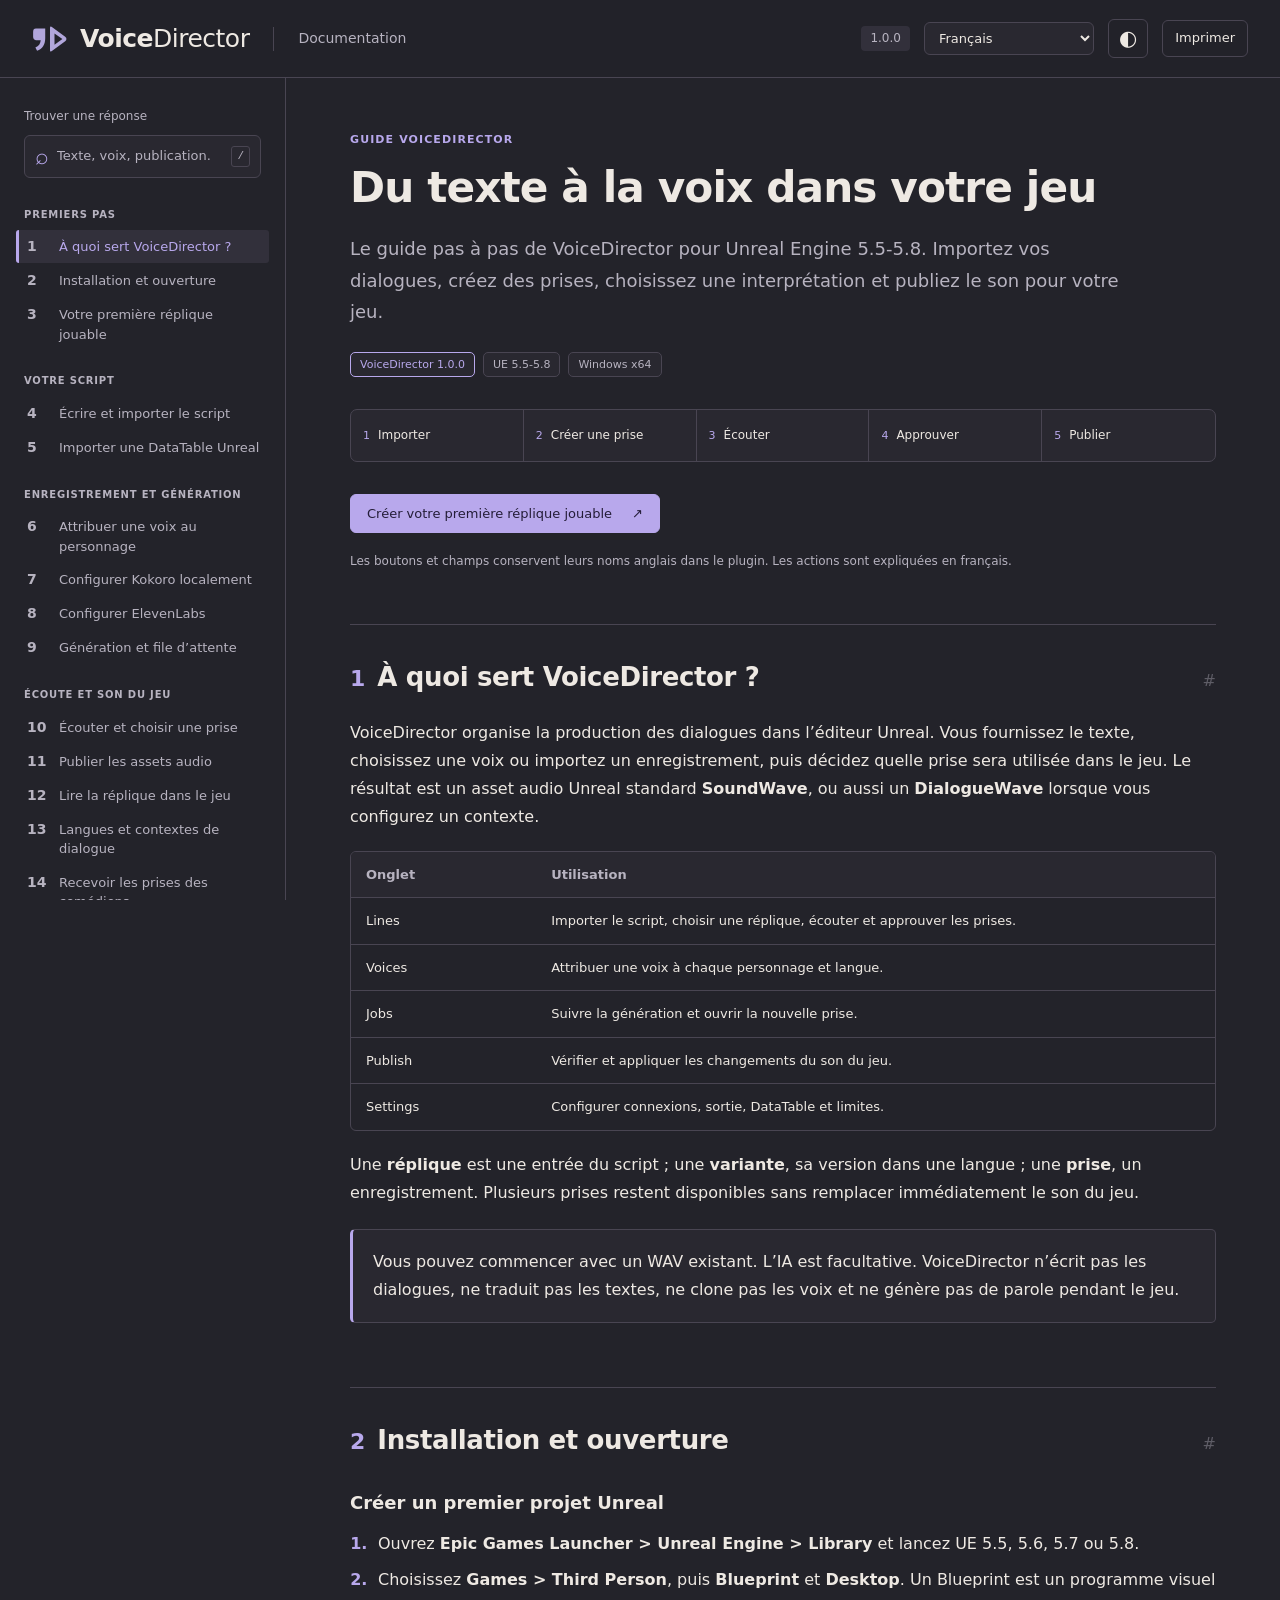
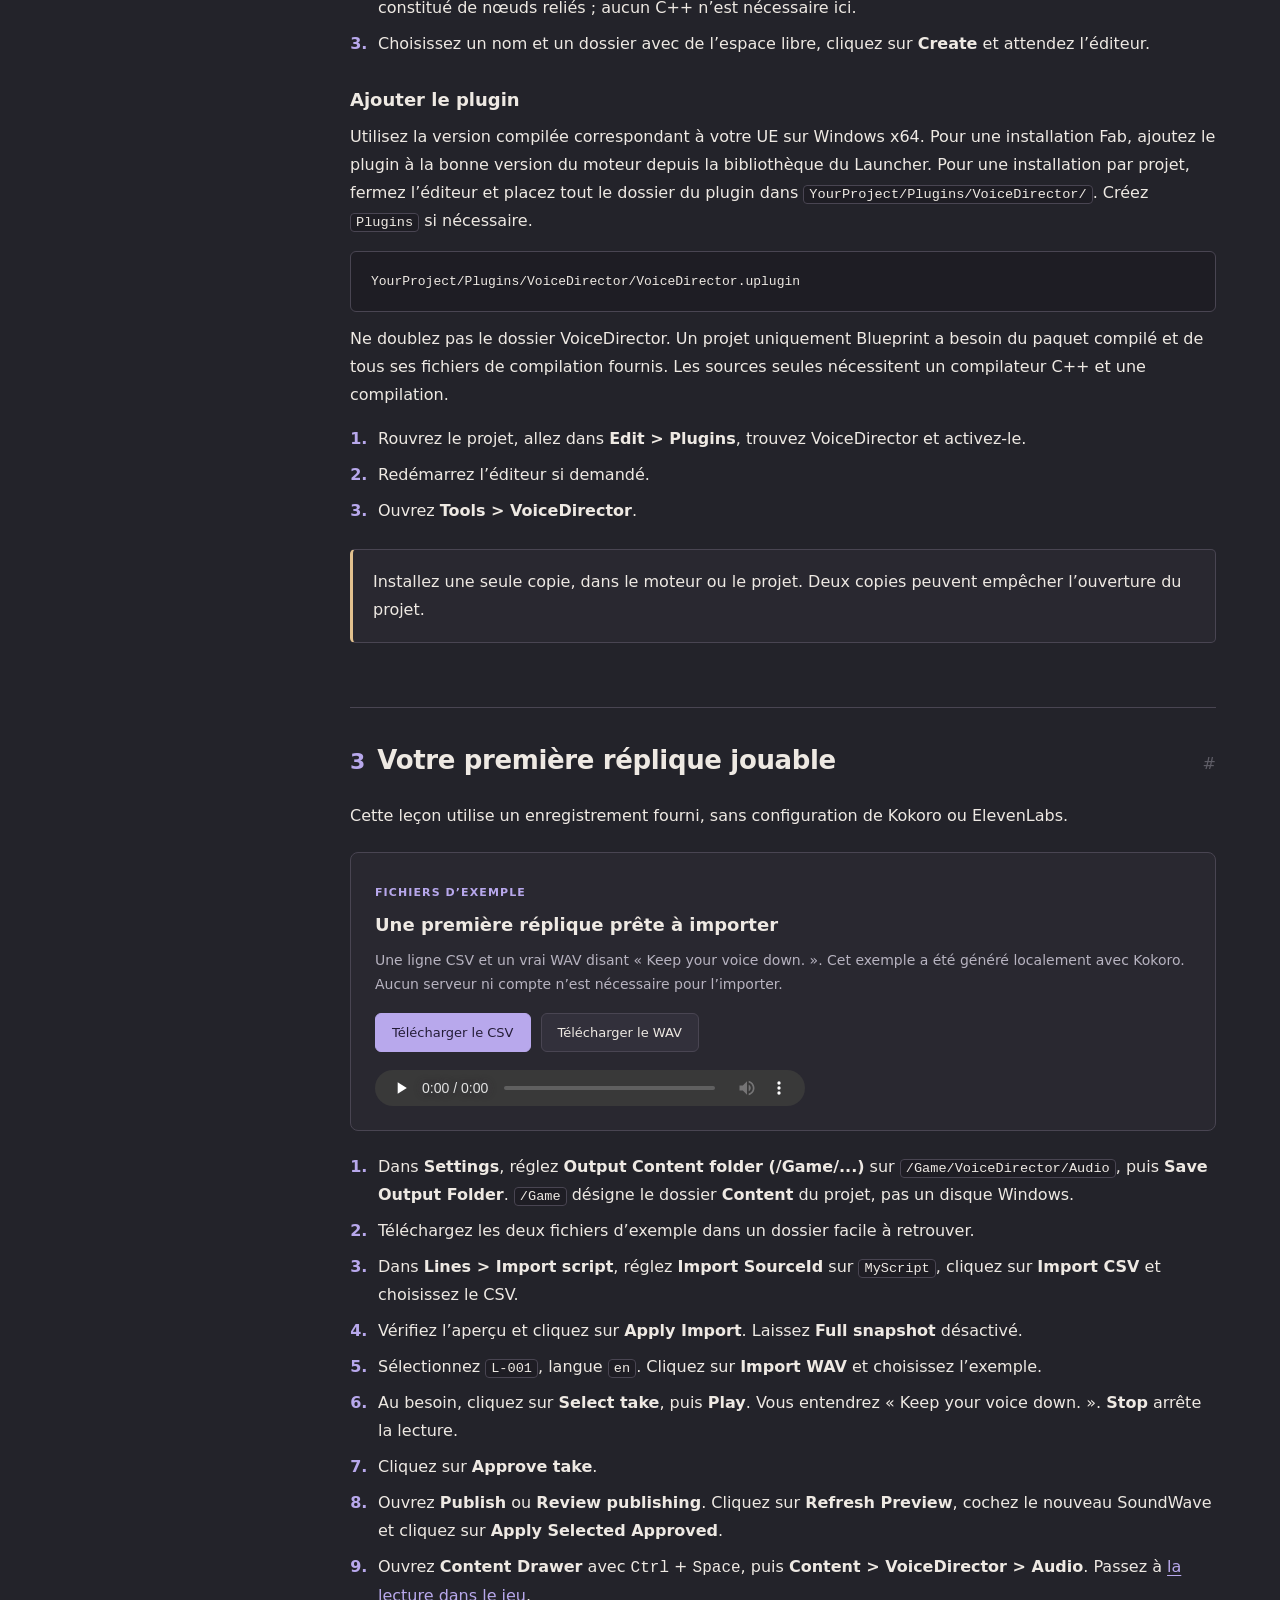
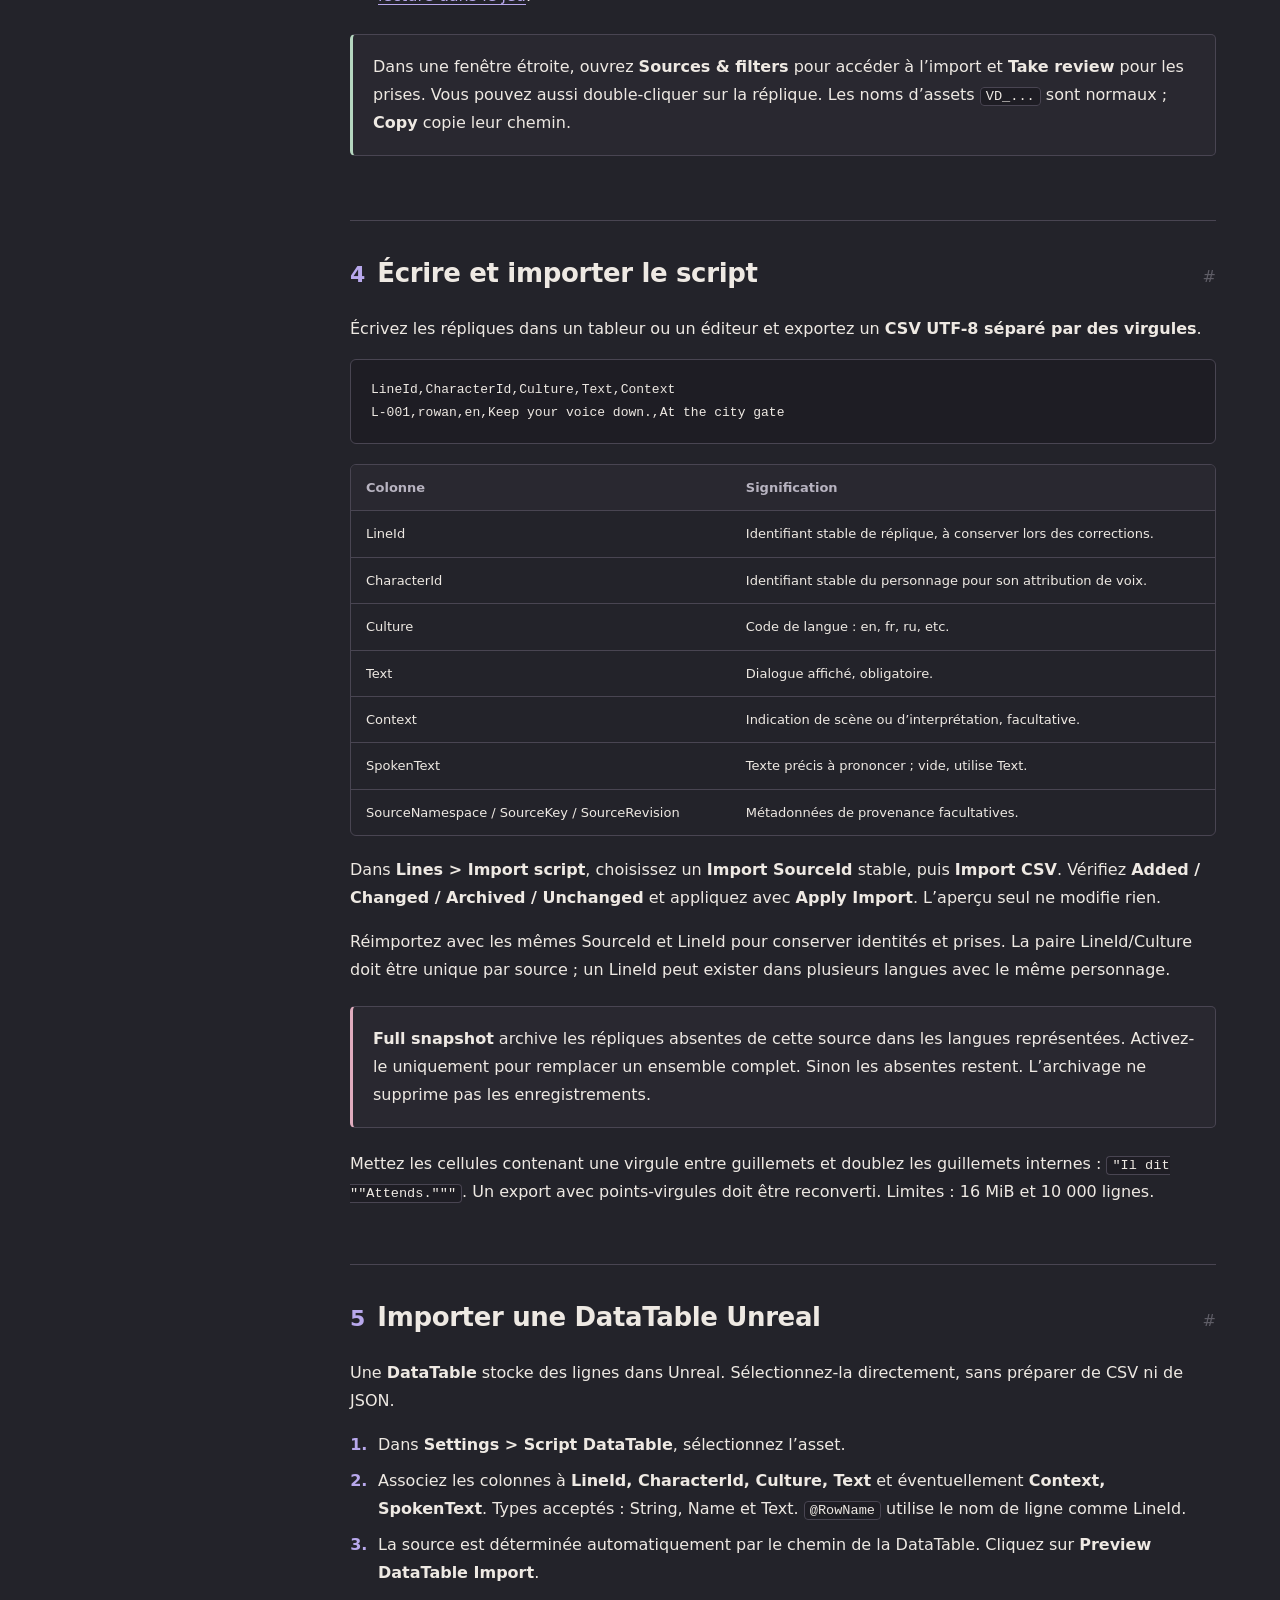
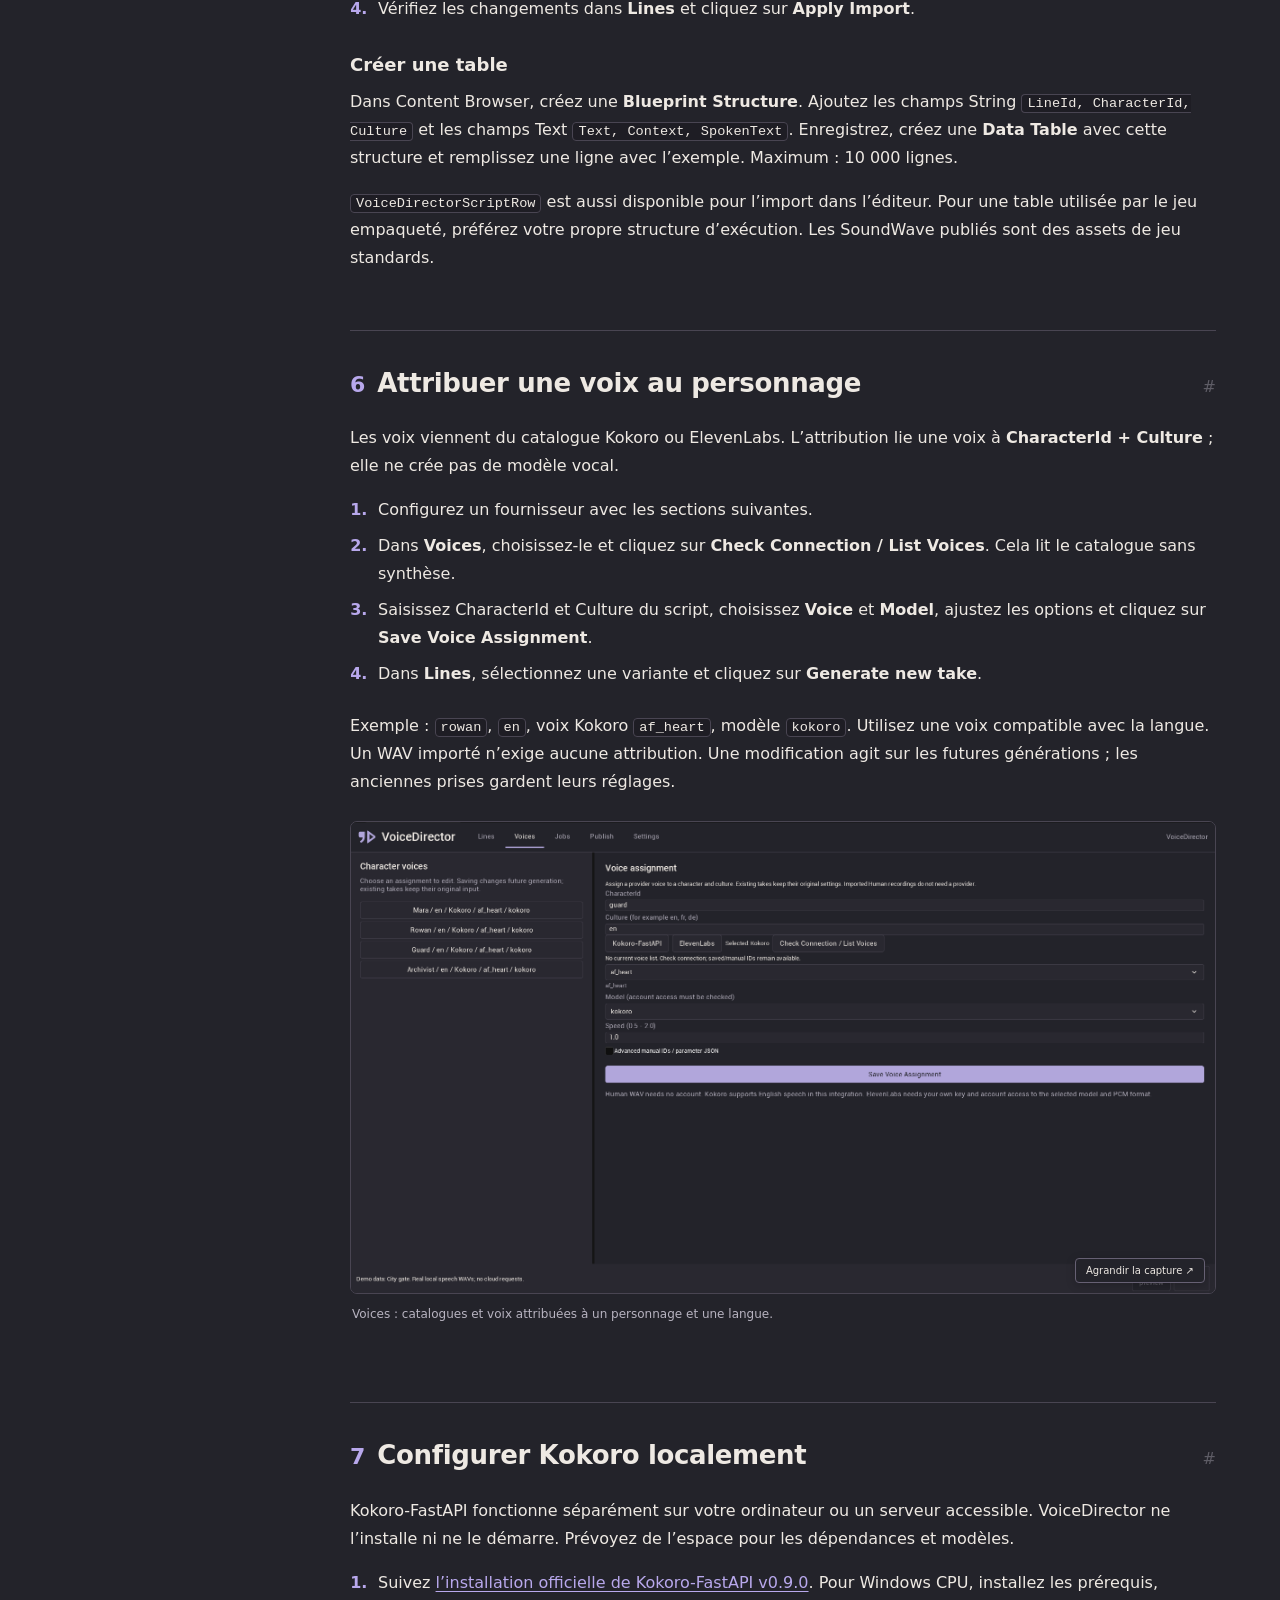
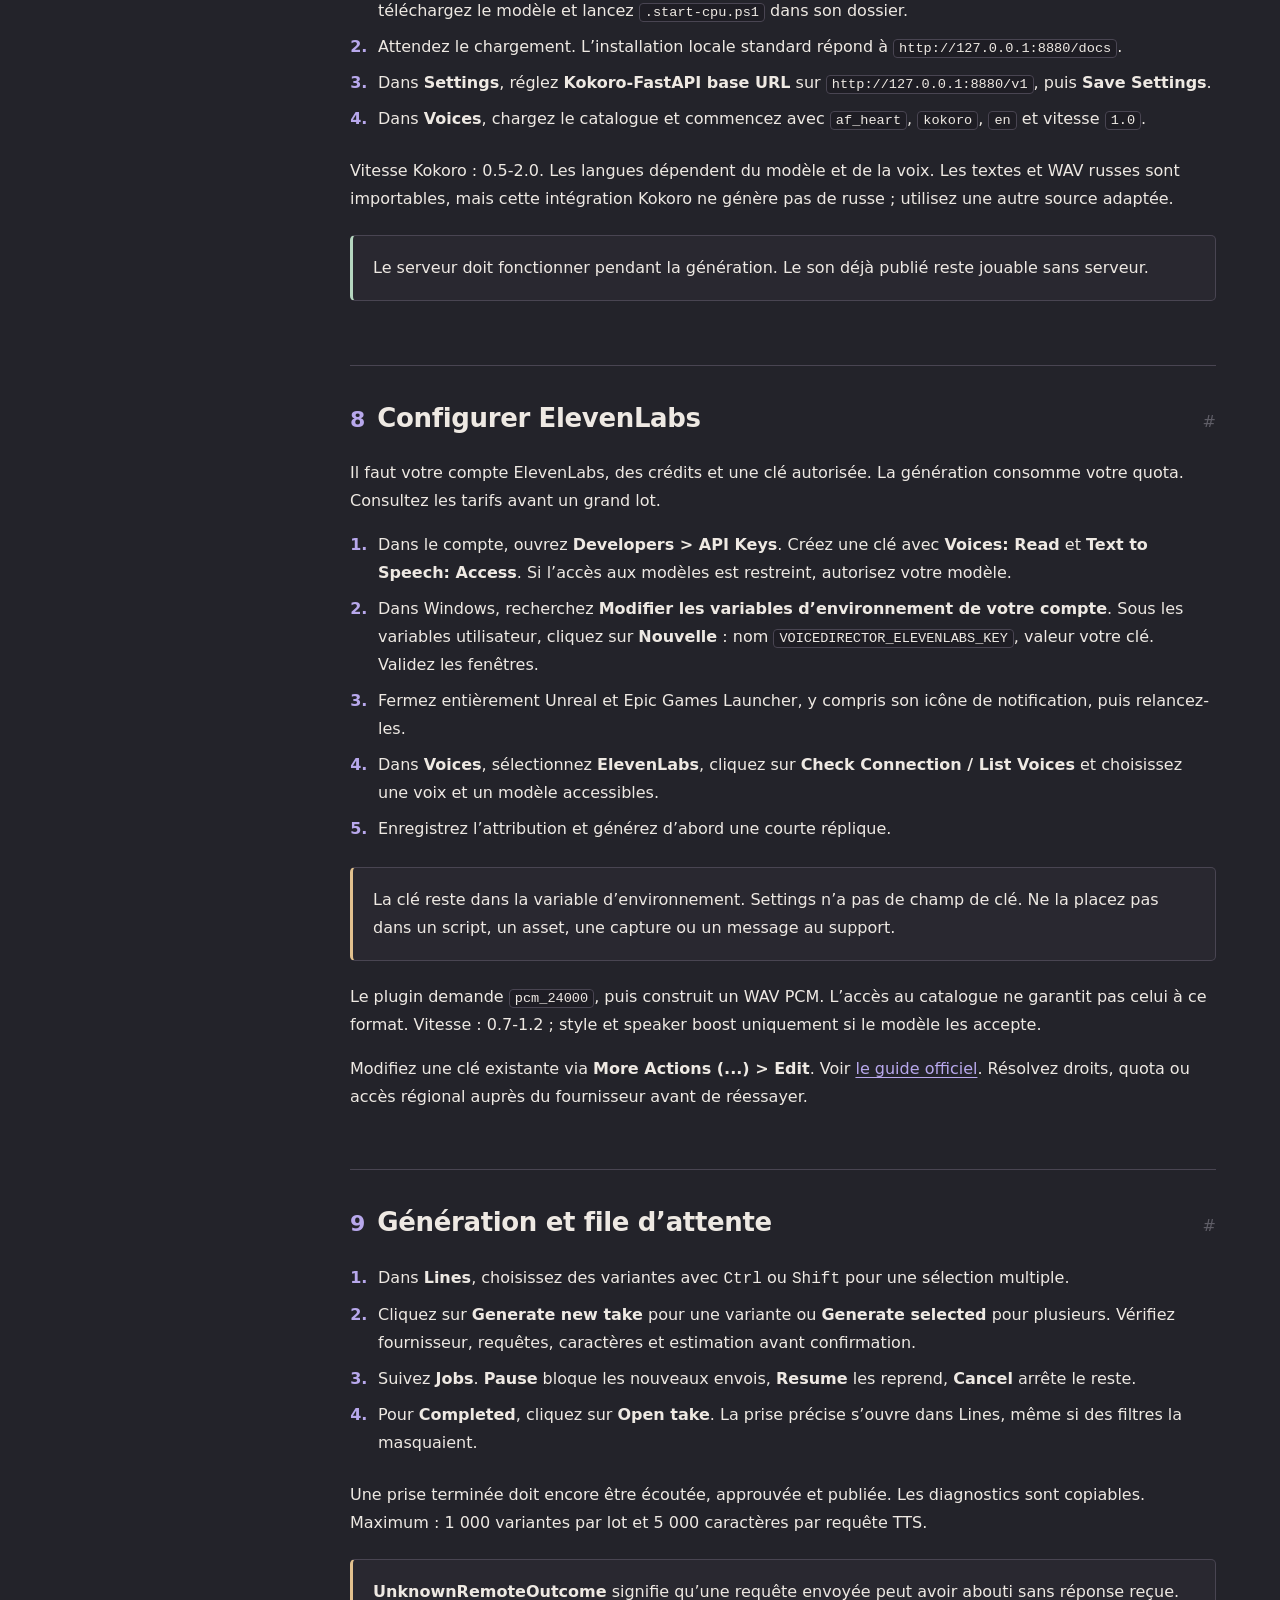
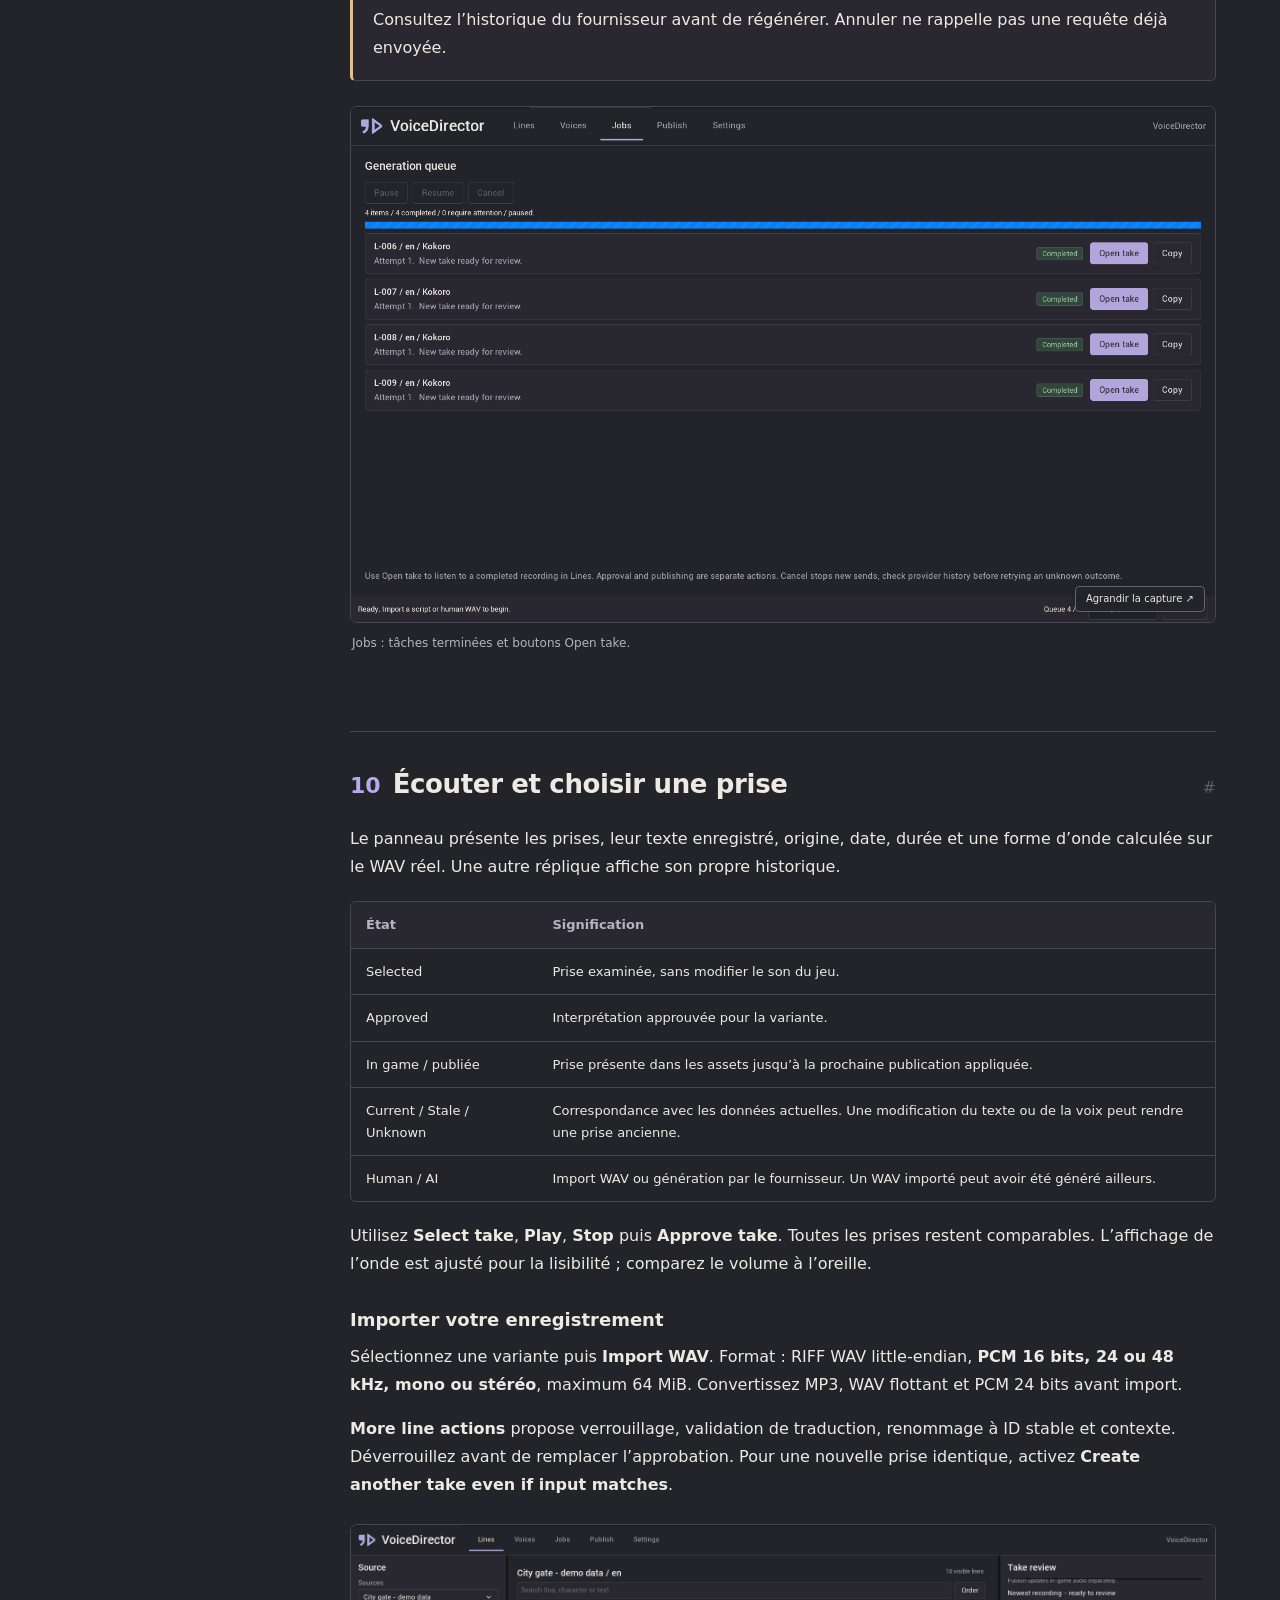
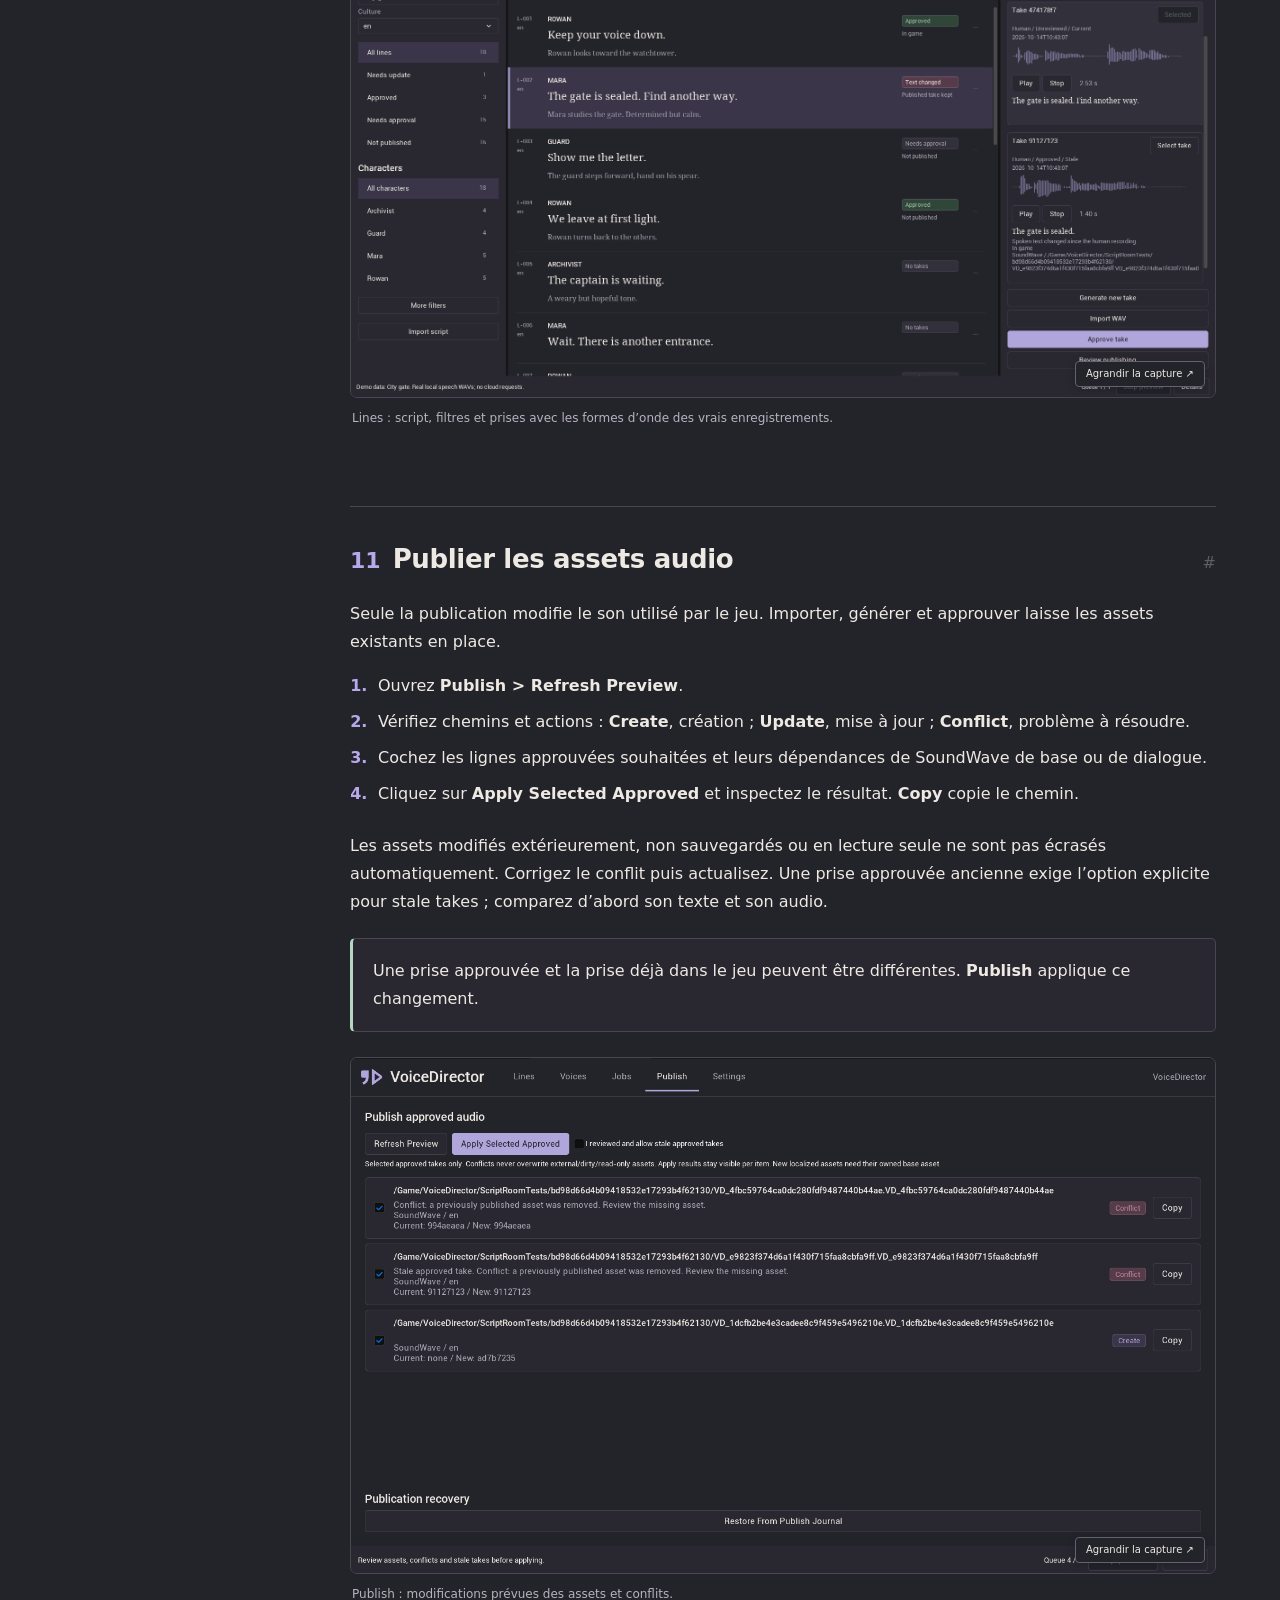
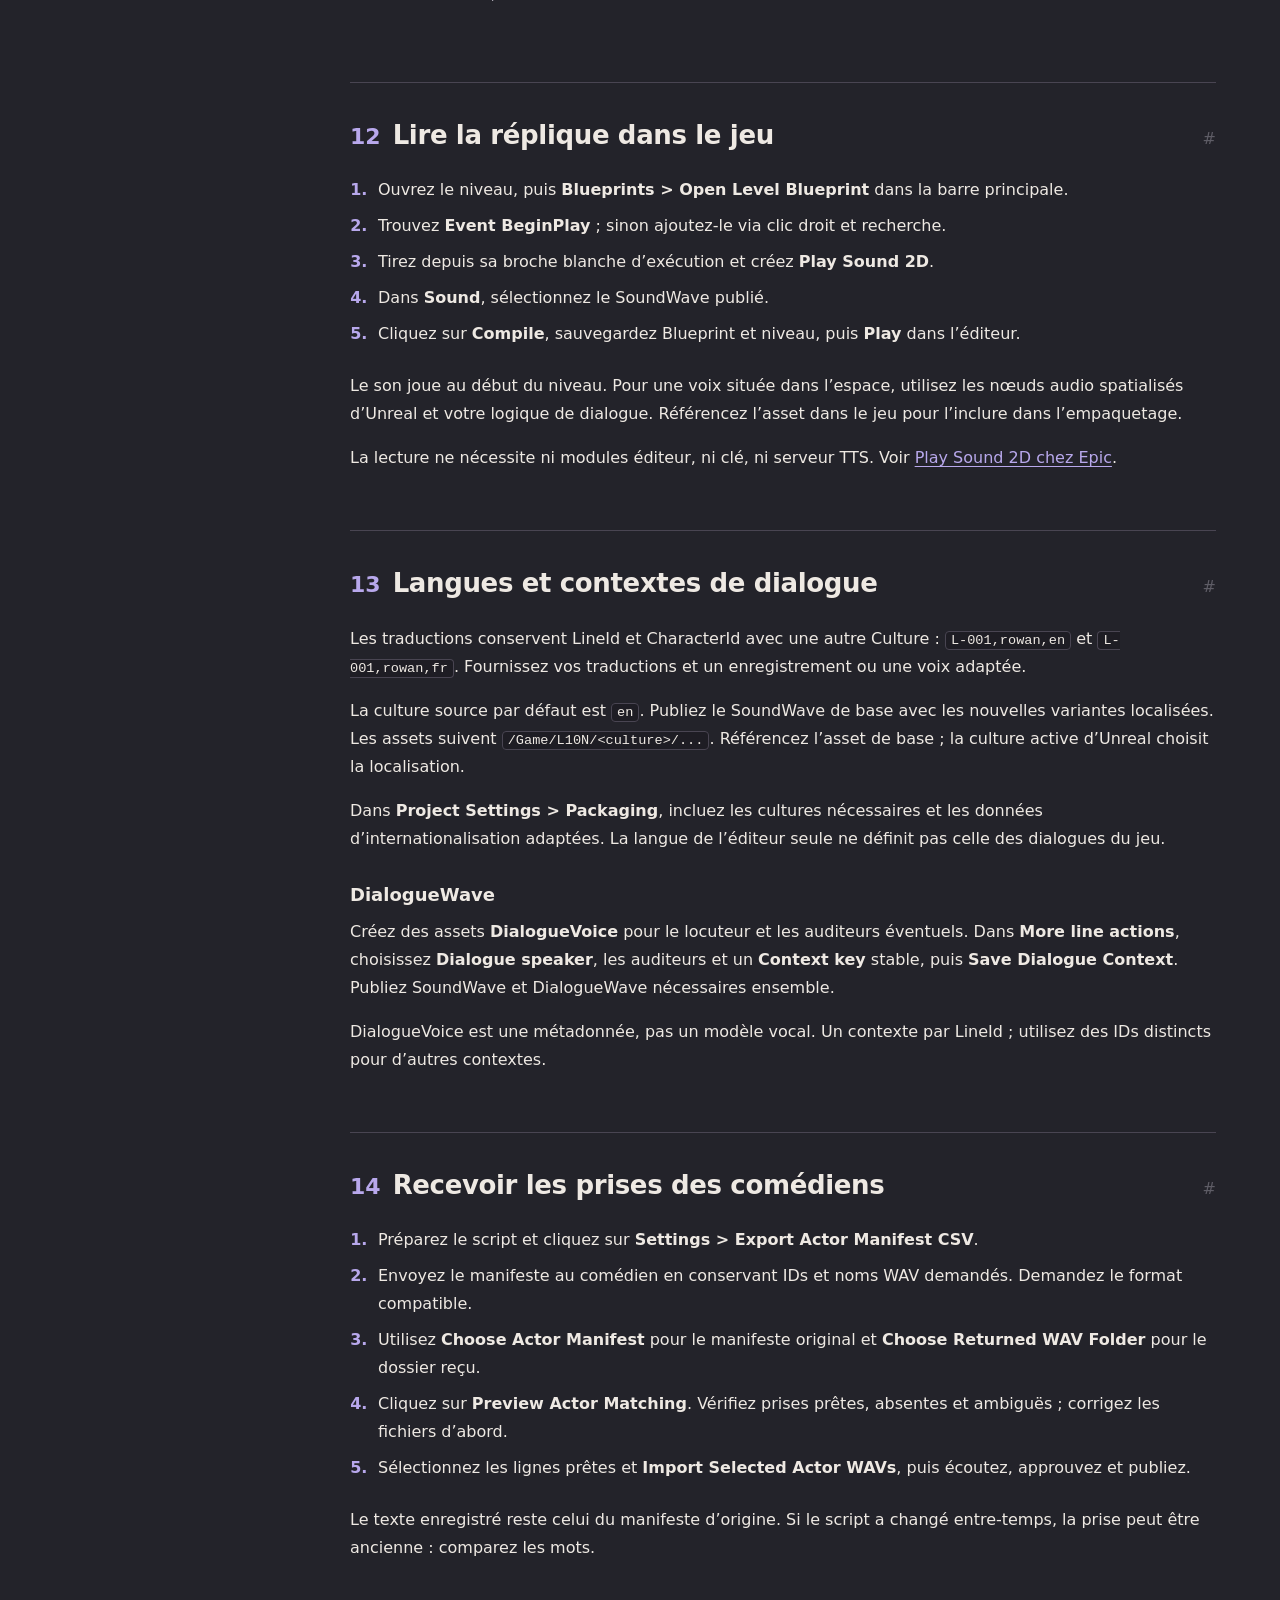
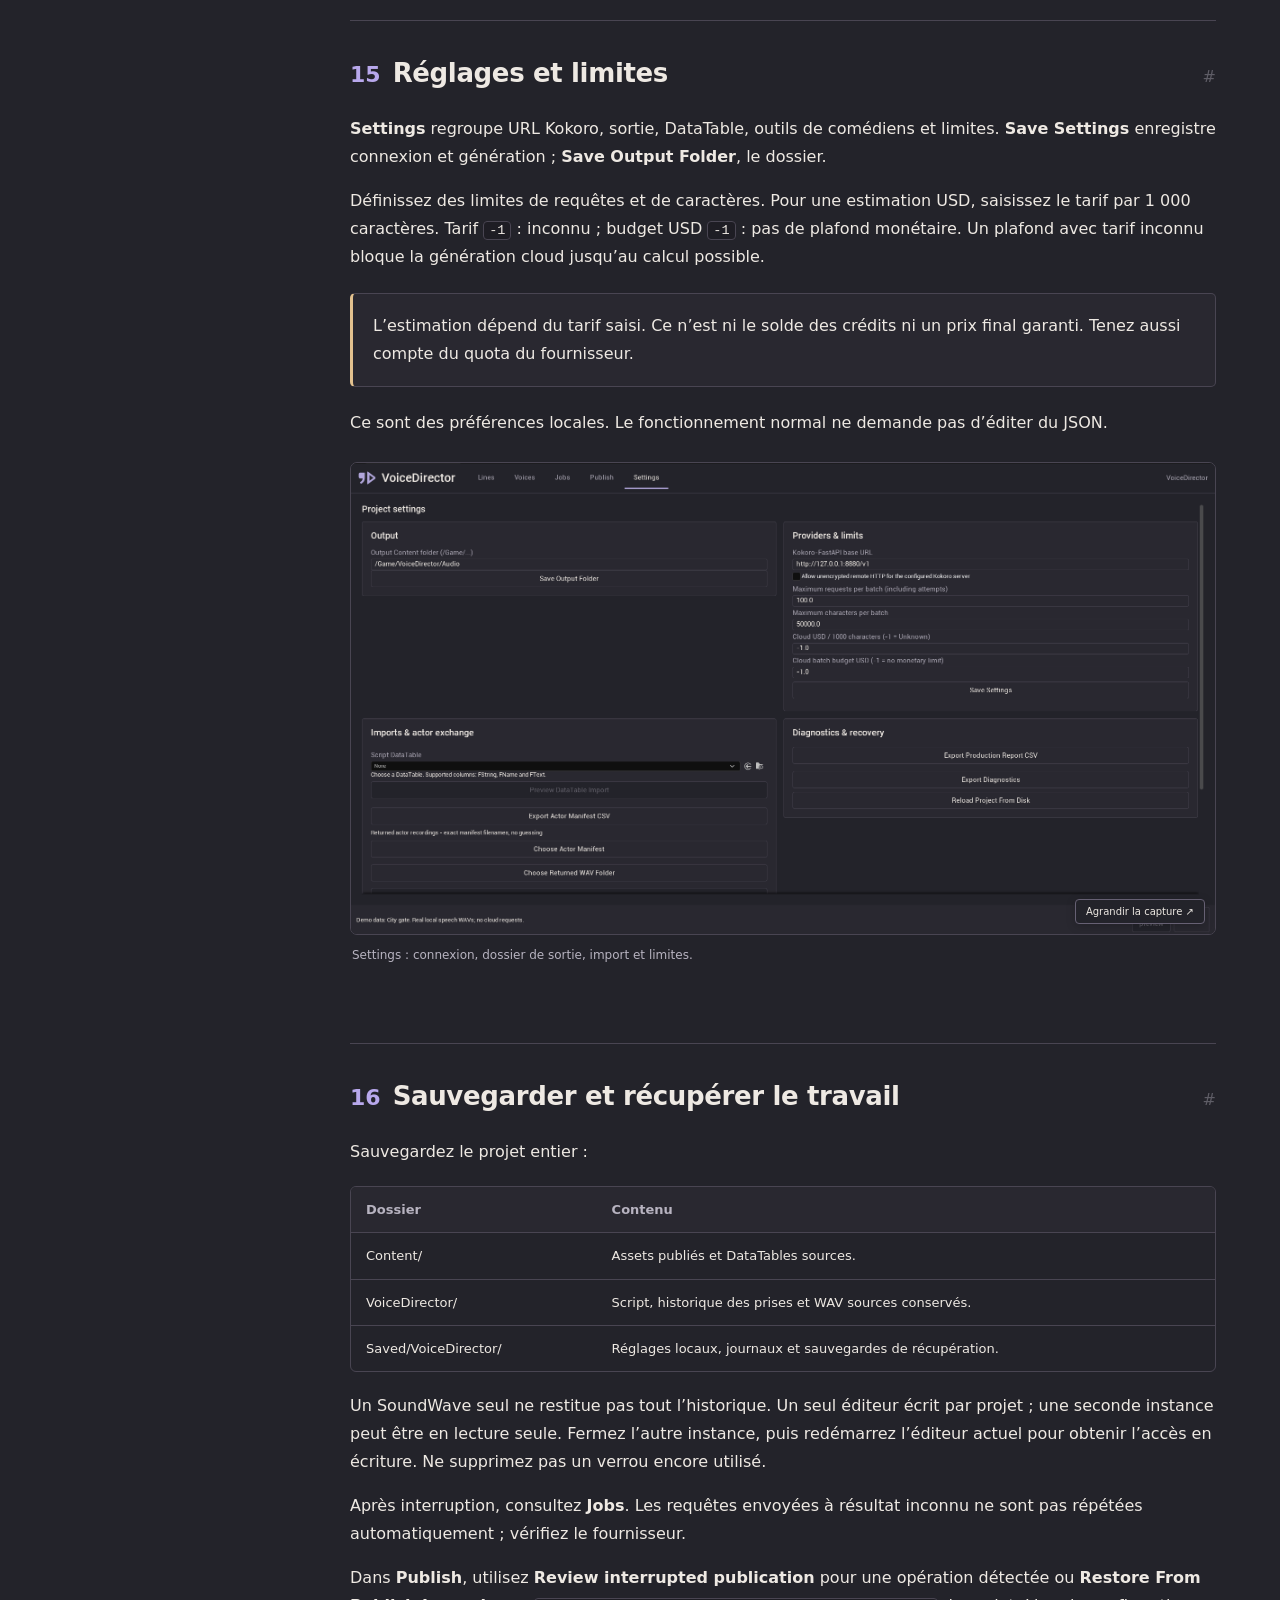
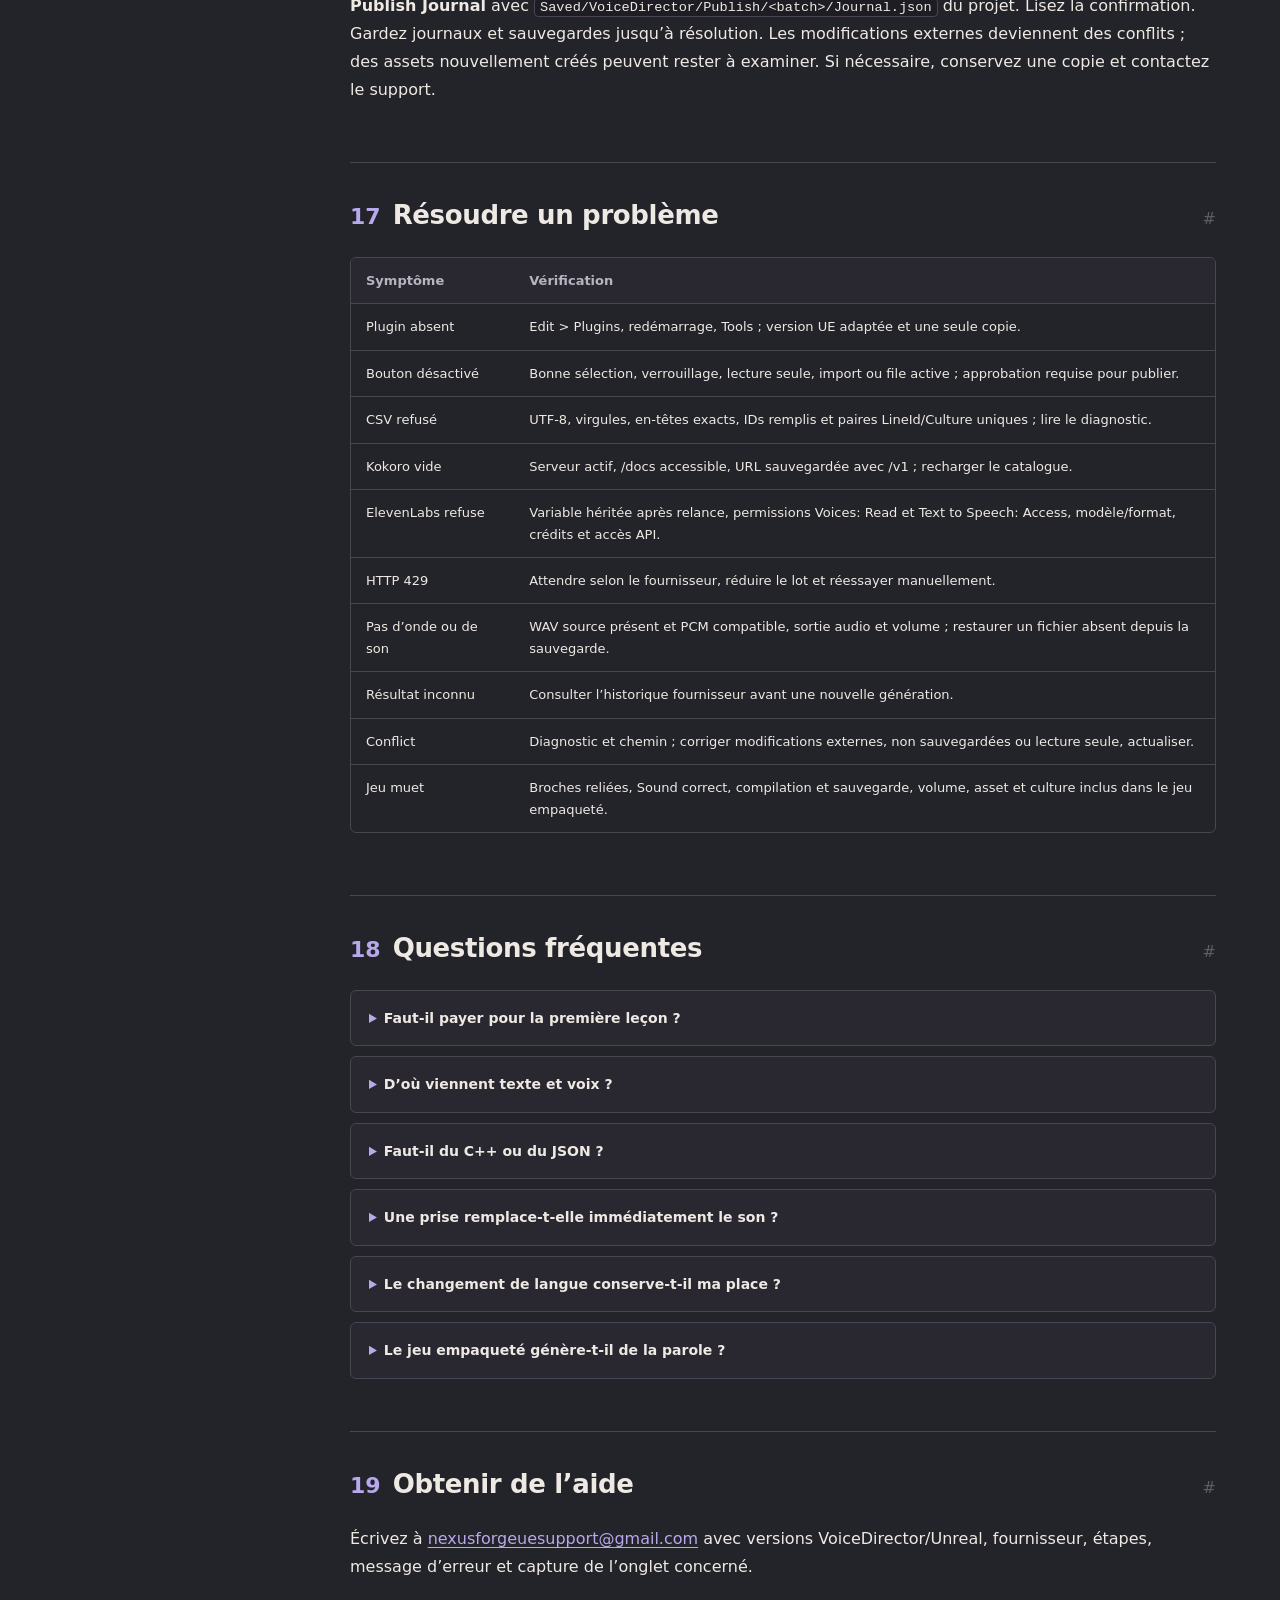
<file: fr/index.html>
<!doctype html>
<html lang="fr">
<head>
<meta charset="utf-8"><meta name="viewport" content="width=device-width, initial-scale=1">
<meta name="color-scheme" content="dark light"><meta name="theme-color" content="#23232a">
<title>VoiceDirector | Documentation</title><meta name="description" content="Le guide pas à pas de VoiceDirector pour Unreal Engine 5.5-5.8. Importez vos dialogues, créez des prises, choisissez une interprétation et publiez le son pour votre jeu.">
<link rel="canonical" href="https://nexusforgeue.github.io/VoiceDirector-docs/fr/"><link rel="alternate" hreflang="en" href="https://nexusforgeue.github.io/VoiceDirector-docs/en/">
<link rel="alternate" hreflang="ru" href="https://nexusforgeue.github.io/VoiceDirector-docs/ru/">
<link rel="alternate" hreflang="de" href="https://nexusforgeue.github.io/VoiceDirector-docs/de/">
<link rel="alternate" hreflang="fr" href="https://nexusforgeue.github.io/VoiceDirector-docs/fr/">
<link rel="alternate" hreflang="es" href="https://nexusforgeue.github.io/VoiceDirector-docs/es/">
<link rel="alternate" hreflang="pt-BR" href="https://nexusforgeue.github.io/VoiceDirector-docs/pt-BR/">
<link rel="alternate" hreflang="zh-Hans" href="https://nexusforgeue.github.io/VoiceDirector-docs/zh-Hans/">
<link rel="alternate" hreflang="ja" href="https://nexusforgeue.github.io/VoiceDirector-docs/ja/">
<link rel="alternate" hreflang="ko" href="https://nexusforgeue.github.io/VoiceDirector-docs/ko/">
<link rel="icon" type="image/svg+xml" href="../assets/voice-director.svg">
<link rel="stylesheet" href="../assets/site.css?v=326b0f632e55"><script src="../assets/site.js?v=70e562822bc8" defer></script>
<noscript><style>.search,.locale-picker,.icon-button,.print-button,.menu-toggle{display:none}@media(max-width:900px){.sidebar{position:static;transform:none;visibility:visible;width:auto;height:auto;box-shadow:none;border-right:0;border-bottom:1px solid var(--border)}}</style></noscript>
</head>
<body data-no-results="Aucun résultat. Essayez le nom d’un bouton ou un mot plus court." data-search-label="Sections trouvées">
<a class="skip-link" href="#content">Aller au guide</a>
<header class="site-header"><a class="brand" href="#top"><img src="../assets/voice-director.svg" width="36" height="36" alt=""><span>Voice<span class="brand-light">Director</span></span></a><span class="header-divider"></span><span class="header-label">Documentation</span><div class="header-actions"><span class="version">1.0.0</span><label class="locale-picker"><span class="sr-only">Langue</span><select id="locale"><option value="en">English</option><option value="ru">Русский</option><option value="de">Deutsch</option><option value="fr" selected>Français</option><option value="es">Español</option><option value="pt-BR">Português (Brasil)</option><option value="zh-Hans">简体中文</option><option value="ja">日本語</option><option value="ko">한국어</option></select></label><button type="button" class="icon-button" id="theme-toggle" aria-label="Changer de thème" title="Changer de thème"><span aria-hidden="true">◐</span></button><button type="button" class="print-button" id="print">Imprimer</button><button type="button" class="menu-toggle" id="menu-toggle" aria-controls="sidebar" aria-expanded="false">Menu</button></div></header>
<div class="layout"><aside class="sidebar" id="sidebar"><form class="search" role="search"><label for="search">Trouver une réponse</label><div class="search-field"><span aria-hidden="true">⌕</span><input id="search" type="search" placeholder="Texte, voix, publication..." autocomplete="off"><kbd aria-hidden="true">/</kbd></div><div id="search-results" class="search-results" hidden></div><p class="sr-only" id="search-status" role="status" aria-live="polite"></p></form><nav aria-label="Sommaire"><div class="nav-group"><p>Premiers pas</p><a href="#start" class="nav-link"><span class="nav-number" aria-hidden="true">1</span>À quoi sert VoiceDirector ?</a><a href="#install" class="nav-link"><span class="nav-number" aria-hidden="true">2</span>Installation et ouverture</a><a href="#first-take" class="nav-link"><span class="nav-number" aria-hidden="true">3</span>Votre première réplique jouable</a></div><div class="nav-group"><p>Votre script</p><a href="#script" class="nav-link"><span class="nav-number" aria-hidden="true">4</span>Écrire et importer le script</a><a href="#datatable" class="nav-link"><span class="nav-number" aria-hidden="true">5</span>Importer une DataTable Unreal</a></div><div class="nav-group"><p>Enregistrement et génération</p><a href="#voices" class="nav-link"><span class="nav-number" aria-hidden="true">6</span>Attribuer une voix au personnage</a><a href="#kokoro" class="nav-link"><span class="nav-number" aria-hidden="true">7</span>Configurer Kokoro localement</a><a href="#elevenlabs" class="nav-link"><span class="nav-number" aria-hidden="true">8</span>Configurer ElevenLabs</a><a href="#jobs" class="nav-link"><span class="nav-number" aria-hidden="true">9</span>Génération et file d’attente</a></div><div class="nav-group"><p>Écoute et son du jeu</p><a href="#takes" class="nav-link"><span class="nav-number" aria-hidden="true">10</span>Écouter et choisir une prise</a><a href="#publish" class="nav-link"><span class="nav-number" aria-hidden="true">11</span>Publier les assets audio</a><a href="#game" class="nav-link"><span class="nav-number" aria-hidden="true">12</span>Lire la réplique dans le jeu</a><a href="#localization" class="nav-link"><span class="nav-number" aria-hidden="true">13</span>Langues et contextes de dialogue</a><a href="#actor" class="nav-link"><span class="nav-number" aria-hidden="true">14</span>Recevoir les prises des comédiens</a></div><div class="nav-group"><p>Réglages et aide</p><a href="#settings" class="nav-link"><span class="nav-number" aria-hidden="true">15</span>Réglages et limites</a><a href="#backup" class="nav-link"><span class="nav-number" aria-hidden="true">16</span>Sauvegarder et récupérer le travail</a><a href="#troubleshooting" class="nav-link"><span class="nav-number" aria-hidden="true">17</span>Résoudre un problème</a><a href="#faq" class="nav-link"><span class="nav-number" aria-hidden="true">18</span>Questions fréquentes</a><a href="#support" class="nav-link"><span class="nav-number" aria-hidden="true">19</span>Obtenir de l’aide</a></div></nav><div class="sidebar-footer"><span class="status-dot" aria-hidden="true"></span>UE 5.5-5.8 · Windows x64</div></aside>
<main id="content" tabindex="-1"><div id="top" class="hero"><div class="eyebrow">Guide VoiceDirector</div><h1>Du texte à la voix dans votre jeu</h1><p class="hero-description">Le guide pas à pas de VoiceDirector pour Unreal Engine 5.5-5.8. Importez vos dialogues, créez des prises, choisissez une interprétation et publiez le son pour votre jeu.</p><div class="hero-meta"><span class="pill purple">VoiceDirector 1.0.0</span><span class="pill">UE 5.5-5.8</span><span class="pill">Windows x64</span></div><div class="workflow" aria-label="Étapes de travail"><div><span>1</span>Importer</div><div><span>2</span>Créer une prise</div><div><span>3</span>Écouter</div><div><span>4</span>Approuver</div><div><span>5</span>Publier</div></div><a class="button primary hero-cta" href="#first-take">Créer votre première réplique jouable <span aria-hidden="true">↗</span></a><p class="ui-note">Les boutons et champs conservent leurs noms anglais dans le plugin. Les actions sont expliquées en français.</p></div><section id="start" class="doc-section" aria-labelledby="start-title"><div class="section-heading"><span class="section-index" aria-hidden="true">1</span><h2 id="start-title">À quoi sert VoiceDirector ?</h2><a href="#start" class="anchor-link" aria-label="Lien vers cette section">#</a></div><p>VoiceDirector organise la production des dialogues dans l’éditeur Unreal. Vous fournissez le texte, choisissez une voix ou importez un enregistrement, puis décidez quelle prise sera utilisée dans le jeu. Le résultat est un asset audio Unreal standard <strong>SoundWave</strong>, ou aussi un <strong>DialogueWave</strong> lorsque vous configurez un contexte.</p><div class="table-wrap"><table><thead><tr><th scope="col">Onglet</th><th scope="col">Utilisation</th></tr></thead><tbody><tr><td>Lines</td><td>Importer le script, choisir une réplique, écouter et approuver les prises.</td></tr><tr><td>Voices</td><td>Attribuer une voix à chaque personnage et langue.</td></tr><tr><td>Jobs</td><td>Suivre la génération et ouvrir la nouvelle prise.</td></tr><tr><td>Publish</td><td>Vérifier et appliquer les changements du son du jeu.</td></tr><tr><td>Settings</td><td>Configurer connexions, sortie, DataTable et limites.</td></tr></tbody></table></div><p>Une <strong>réplique</strong> est une entrée du script ; une <strong>variante</strong>, sa version dans une langue ; une <strong>prise</strong>, un enregistrement. Plusieurs prises restent disponibles sans remplacer immédiatement le son du jeu.</p><div class="callout "><p>Vous pouvez commencer avec un WAV existant. L’IA est facultative. VoiceDirector n’écrit pas les dialogues, ne traduit pas les textes, ne clone pas les voix et ne génère pas de parole pendant le jeu.</p></div></section>
<section id="install" class="doc-section" aria-labelledby="install-title"><div class="section-heading"><span class="section-index" aria-hidden="true">2</span><h2 id="install-title">Installation et ouverture</h2><a href="#install" class="anchor-link" aria-label="Lien vers cette section">#</a></div><h3>Créer un premier projet Unreal</h3><ol><li>Ouvrez <strong>Epic Games Launcher &gt; Unreal Engine &gt; Library</strong> et lancez UE 5.5, 5.6, 5.7 ou 5.8.</li><li>Choisissez <strong>Games &gt; Third Person</strong>, puis <strong>Blueprint</strong> et <strong>Desktop</strong>. Un Blueprint est un programme visuel constitué de nœuds reliés ; aucun C++ n’est nécessaire ici.</li><li>Choisissez un nom et un dossier avec de l’espace libre, cliquez sur <strong>Create</strong> et attendez l’éditeur.</li></ol><h3>Ajouter le plugin</h3><p>Utilisez la version compilée correspondant à votre UE sur Windows x64. Pour une installation Fab, ajoutez le plugin à la bonne version du moteur depuis la bibliothèque du Launcher. Pour une installation par projet, fermez l’éditeur et placez tout le dossier du plugin dans <code>YourProject/Plugins/VoiceDirector/</code>. Créez <code>Plugins</code> si nécessaire.</p><pre><code>YourProject/Plugins/VoiceDirector/VoiceDirector.uplugin</code></pre><p>Ne doublez pas le dossier VoiceDirector. Un projet uniquement Blueprint a besoin du paquet compilé et de tous ses fichiers de compilation fournis. Les sources seules nécessitent un compilateur C++ et une compilation.</p><ol><li>Rouvrez le projet, allez dans <strong>Edit &gt; Plugins</strong>, trouvez VoiceDirector et activez-le.</li><li>Redémarrez l’éditeur si demandé.</li><li>Ouvrez <strong>Tools &gt; VoiceDirector</strong>.</li></ol><div class="callout warning"><p>Installez une seule copie, dans le moteur ou le projet. Deux copies peuvent empêcher l’ouverture du projet.</p></div></section>
<section id="first-take" class="doc-section" aria-labelledby="first-take-title"><div class="section-heading"><span class="section-index" aria-hidden="true">3</span><h2 id="first-take-title">Votre première réplique jouable</h2><a href="#first-take" class="anchor-link" aria-label="Lien vers cette section">#</a></div><p>Cette leçon utilise un enregistrement fourni, sans configuration de Kokoro ou ElevenLabs.</p><div class="sample-box"><div><span class="eyebrow">Fichiers d’exemple</span><h3>Une première réplique prête à importer</h3><p>Une ligne CSV et un vrai WAV disant « Keep your voice down. ». Cet exemple a été généré localement avec Kokoro. Aucun serveur ni compte n’est nécessaire pour l’importer.</p></div><div class="sample-actions"><a class="button primary" href="../assets/examples/first-line.csv" download="VoiceDirector-first-line.csv">Télécharger le CSV</a><a class="button" href="../assets/examples/first-line.wav" download="VoiceDirector-first-line.wav">Télécharger le WAV</a></div><audio controls preload="none" src="../assets/examples/first-line.wav" aria-label="Écouter l’exemple"><a href="../assets/examples/first-line.wav">Télécharger le WAV</a></audio></div><ol><li>Dans <strong>Settings</strong>, réglez <strong>Output Content folder (/Game/...)</strong> sur <code>/Game/VoiceDirector/Audio</code>, puis <strong>Save Output Folder</strong>. <code>/Game</code> désigne le dossier <strong>Content</strong> du projet, pas un disque Windows.</li><li>Téléchargez les deux fichiers d’exemple dans un dossier facile à retrouver.</li><li>Dans <strong>Lines &gt; Import script</strong>, réglez <strong>Import SourceId</strong> sur <code>MyScript</code>, cliquez sur <strong>Import CSV</strong> et choisissez le CSV.</li><li>Vérifiez l’aperçu et cliquez sur <strong>Apply Import</strong>. Laissez <strong>Full snapshot</strong> désactivé.</li><li>Sélectionnez <code>L-001</code>, langue <code>en</code>. Cliquez sur <strong>Import WAV</strong> et choisissez l’exemple.</li><li>Au besoin, cliquez sur <strong>Select take</strong>, puis <strong>Play</strong>. Vous entendrez « Keep your voice down. ». <strong>Stop</strong> arrête la lecture.</li><li>Cliquez sur <strong>Approve take</strong>.</li><li>Ouvrez <strong>Publish</strong> ou <strong>Review publishing</strong>. Cliquez sur <strong>Refresh Preview</strong>, cochez le nouveau SoundWave et cliquez sur <strong>Apply Selected Approved</strong>.</li><li>Ouvrez <strong>Content Drawer</strong> avec <kbd>Ctrl</kbd> + <kbd>Space</kbd>, puis <strong>Content &gt; VoiceDirector &gt; Audio</strong>. Passez à <a href="#game">la lecture dans le jeu</a>.</li></ol><div class="callout success"><p>Dans une fenêtre étroite, ouvrez <strong>Sources &amp; filters</strong> pour accéder à l’import et <strong>Take review</strong> pour les prises. Vous pouvez aussi double-cliquer sur la réplique. Les noms d’assets <code>VD_...</code> sont normaux ; <strong>Copy</strong> copie leur chemin.</p></div></section>
<section id="script" class="doc-section" aria-labelledby="script-title"><div class="section-heading"><span class="section-index" aria-hidden="true">4</span><h2 id="script-title">Écrire et importer le script</h2><a href="#script" class="anchor-link" aria-label="Lien vers cette section">#</a></div><p>Écrivez les répliques dans un tableur ou un éditeur et exportez un <strong>CSV UTF-8 séparé par des virgules</strong>.</p><pre><code>LineId,CharacterId,Culture,Text,Context
L-001,rowan,en,Keep your voice down.,At the city gate</code></pre><div class="table-wrap"><table><thead><tr><th scope="col">Colonne</th><th scope="col">Signification</th></tr></thead><tbody><tr><td>LineId</td><td>Identifiant stable de réplique, à conserver lors des corrections.</td></tr><tr><td>CharacterId</td><td>Identifiant stable du personnage pour son attribution de voix.</td></tr><tr><td>Culture</td><td>Code de langue : en, fr, ru, etc.</td></tr><tr><td>Text</td><td>Dialogue affiché, obligatoire.</td></tr><tr><td>Context</td><td>Indication de scène ou d’interprétation, facultative.</td></tr><tr><td>SpokenText</td><td>Texte précis à prononcer ; vide, utilise Text.</td></tr><tr><td>SourceNamespace / SourceKey / SourceRevision</td><td>Métadonnées de provenance facultatives.</td></tr></tbody></table></div><p>Dans <strong>Lines &gt; Import script</strong>, choisissez un <strong>Import SourceId</strong> stable, puis <strong>Import CSV</strong>. Vérifiez <strong>Added / Changed / Archived / Unchanged</strong> et appliquez avec <strong>Apply Import</strong>. L’aperçu seul ne modifie rien.</p><p>Réimportez avec les mêmes SourceId et LineId pour conserver identités et prises. La paire LineId/Culture doit être unique par source ; un LineId peut exister dans plusieurs langues avec le même personnage.</p><div class="callout changed"><p><strong>Full snapshot</strong> archive les répliques absentes de cette source dans les langues représentées. Activez-le uniquement pour remplacer un ensemble complet. Sinon les absentes restent. L’archivage ne supprime pas les enregistrements.</p></div><p>Mettez les cellules contenant une virgule entre guillemets et doublez les guillemets internes : <code>"Il dit ""Attends."""</code>. Un export avec points-virgules doit être reconverti. Limites : 16 MiB et 10 000 lignes.</p></section>
<section id="datatable" class="doc-section" aria-labelledby="datatable-title"><div class="section-heading"><span class="section-index" aria-hidden="true">5</span><h2 id="datatable-title">Importer une DataTable Unreal</h2><a href="#datatable" class="anchor-link" aria-label="Lien vers cette section">#</a></div><p>Une <strong>DataTable</strong> stocke des lignes dans Unreal. Sélectionnez-la directement, sans préparer de CSV ni de JSON.</p><ol><li>Dans <strong>Settings &gt; Script DataTable</strong>, sélectionnez l’asset.</li><li>Associez les colonnes à <strong>LineId, CharacterId, Culture, Text</strong> et éventuellement <strong>Context, SpokenText</strong>. Types acceptés : String, Name et Text. <code>@RowName</code> utilise le nom de ligne comme LineId.</li><li>La source est déterminée automatiquement par le chemin de la DataTable. Cliquez sur <strong>Preview DataTable Import</strong>.</li><li>Vérifiez les changements dans <strong>Lines</strong> et cliquez sur <strong>Apply Import</strong>.</li></ol><h3>Créer une table</h3><p>Dans Content Browser, créez une <strong>Blueprint Structure</strong>. Ajoutez les champs String <code>LineId, CharacterId, Culture</code> et les champs Text <code>Text, Context, SpokenText</code>. Enregistrez, créez une <strong>Data Table</strong> avec cette structure et remplissez une ligne avec l’exemple. Maximum : 10 000 lignes.</p><p><code>VoiceDirectorScriptRow</code> est aussi disponible pour l’import dans l’éditeur. Pour une table utilisée par le jeu empaqueté, préférez votre propre structure d’exécution. Les SoundWave publiés sont des assets de jeu standards.</p></section>
<section id="voices" class="doc-section" aria-labelledby="voices-title"><div class="section-heading"><span class="section-index" aria-hidden="true">6</span><h2 id="voices-title">Attribuer une voix au personnage</h2><a href="#voices" class="anchor-link" aria-label="Lien vers cette section">#</a></div><p>Les voix viennent du catalogue Kokoro ou ElevenLabs. L’attribution lie une voix à <strong>CharacterId + Culture</strong> ; elle ne crée pas de modèle vocal.</p><ol><li>Configurez un fournisseur avec les sections suivantes.</li><li>Dans <strong>Voices</strong>, choisissez-le et cliquez sur <strong>Check Connection / List Voices</strong>. Cela lit le catalogue sans synthèse.</li><li>Saisissez CharacterId et Culture du script, choisissez <strong>Voice</strong> et <strong>Model</strong>, ajustez les options et cliquez sur <strong>Save Voice Assignment</strong>.</li><li>Dans <strong>Lines</strong>, sélectionnez une variante et cliquez sur <strong>Generate new take</strong>.</li></ol><p>Exemple : <code>rowan</code>, <code>en</code>, voix Kokoro <code>af_heart</code>, modèle <code>kokoro</code>. Utilisez une voix compatible avec la langue. Un WAV importé n’exige aucune attribution. Une modification agit sur les futures générations ; les anciennes prises gardent leurs réglages.</p><figure class="screenshot"><button type="button" class="shot-open" data-zoom="../assets/screenshots/voices.png" aria-label="Agrandir la capture: Voices : catalogues et voix attribuées à un personnage et une langue."><img src="../assets/screenshots/voices.png" alt="Voices : catalogues et voix attribuées à un personnage et une langue." width="1920" height="1047" loading="lazy"><span class="zoom-hint">Agrandir la capture <span aria-hidden="true">↗</span></span></button><figcaption>Voices : catalogues et voix attribuées à un personnage et une langue.</figcaption></figure></section>
<section id="kokoro" class="doc-section" aria-labelledby="kokoro-title"><div class="section-heading"><span class="section-index" aria-hidden="true">7</span><h2 id="kokoro-title">Configurer Kokoro localement</h2><a href="#kokoro" class="anchor-link" aria-label="Lien vers cette section">#</a></div><p>Kokoro-FastAPI fonctionne séparément sur votre ordinateur ou un serveur accessible. VoiceDirector ne l’installe ni ne le démarre. Prévoyez de l’espace pour les dépendances et modèles.</p><ol><li>Suivez <a href="https://github.com/remsky/Kokoro-FastAPI/tree/404d122e847569012bd6a6afe36f1c3a5e1c66b7">l’installation officielle de Kokoro-FastAPI v0.9.0</a>. Pour Windows CPU, installez les prérequis, téléchargez le modèle et lancez <code>.start-cpu.ps1</code> dans son dossier.</li><li>Attendez le chargement. L’installation locale standard répond à <code>http://127.0.0.1:8880/docs</code>.</li><li>Dans <strong>Settings</strong>, réglez <strong>Kokoro-FastAPI base URL</strong> sur <code>http://127.0.0.1:8880/v1</code>, puis <strong>Save Settings</strong>.</li><li>Dans <strong>Voices</strong>, chargez le catalogue et commencez avec <code>af_heart</code>, <code>kokoro</code>, <code>en</code> et vitesse <code>1.0</code>.</li></ol><p>Vitesse Kokoro : 0.5-2.0. Les langues dépendent du modèle et de la voix. Les textes et WAV russes sont importables, mais cette intégration Kokoro ne génère pas de russe ; utilisez une autre source adaptée.</p><div class="callout success"><p>Le serveur doit fonctionner pendant la génération. Le son déjà publié reste jouable sans serveur.</p></div></section>
<section id="elevenlabs" class="doc-section" aria-labelledby="elevenlabs-title"><div class="section-heading"><span class="section-index" aria-hidden="true">8</span><h2 id="elevenlabs-title">Configurer ElevenLabs</h2><a href="#elevenlabs" class="anchor-link" aria-label="Lien vers cette section">#</a></div><p>Il faut votre compte ElevenLabs, des crédits et une clé autorisée. La génération consomme votre quota. Consultez les tarifs avant un grand lot.</p><ol><li>Dans le compte, ouvrez <strong>Developers &gt; API Keys</strong>. Créez une clé avec <strong>Voices: Read</strong> et <strong>Text to Speech: Access</strong>. Si l’accès aux modèles est restreint, autorisez votre modèle.</li><li>Dans Windows, recherchez <strong>Modifier les variables d’environnement de votre compte</strong>. Sous les variables utilisateur, cliquez sur <strong>Nouvelle</strong> : nom <code>VOICEDIRECTOR_ELEVENLABS_KEY</code>, valeur votre clé. Validez les fenêtres.</li><li>Fermez entièrement Unreal et Epic Games Launcher, y compris son icône de notification, puis relancez-les.</li><li>Dans <strong>Voices</strong>, sélectionnez <strong>ElevenLabs</strong>, cliquez sur <strong>Check Connection / List Voices</strong> et choisissez une voix et un modèle accessibles.</li><li>Enregistrez l’attribution et générez d’abord une courte réplique.</li></ol><div class="callout warning"><p>La clé reste dans la variable d’environnement. Settings n’a pas de champ de clé. Ne la placez pas dans un script, un asset, une capture ou un message au support.</p></div><p>Le plugin demande <code>pcm_24000</code>, puis construit un WAV PCM. L’accès au catalogue ne garantit pas celui à ce format. Vitesse : 0.7-1.2 ; style et speaker boost uniquement si le modèle les accepte.</p><p>Modifiez une clé existante via <strong>More Actions (...) &gt; Edit</strong>. Voir <a href="https://elevenlabs.io/docs/help-center/technical/how-do-i-authorize-myself-using-an-api-key">le guide officiel</a>. Résolvez droits, quota ou accès régional auprès du fournisseur avant de réessayer.</p></section>
<section id="jobs" class="doc-section" aria-labelledby="jobs-title"><div class="section-heading"><span class="section-index" aria-hidden="true">9</span><h2 id="jobs-title">Génération et file d’attente</h2><a href="#jobs" class="anchor-link" aria-label="Lien vers cette section">#</a></div><ol><li>Dans <strong>Lines</strong>, choisissez des variantes avec <kbd>Ctrl</kbd> ou <kbd>Shift</kbd> pour une sélection multiple.</li><li>Cliquez sur <strong>Generate new take</strong> pour une variante ou <strong>Generate selected</strong> pour plusieurs. Vérifiez fournisseur, requêtes, caractères et estimation avant confirmation.</li><li>Suivez <strong>Jobs</strong>. <strong>Pause</strong> bloque les nouveaux envois, <strong>Resume</strong> les reprend, <strong>Cancel</strong> arrête le reste.</li><li>Pour <strong>Completed</strong>, cliquez sur <strong>Open take</strong>. La prise précise s’ouvre dans Lines, même si des filtres la masquaient.</li></ol><p>Une prise terminée doit encore être écoutée, approuvée et publiée. Les diagnostics sont copiables. Maximum : 1 000 variantes par lot et 5 000 caractères par requête TTS.</p><div class="callout warning"><p><strong>UnknownRemoteOutcome</strong> signifie qu’une requête envoyée peut avoir abouti sans réponse reçue. Consultez l’historique du fournisseur avant de régénérer. Annuler ne rappelle pas une requête déjà envoyée.</p></div><figure class="screenshot"><button type="button" class="shot-open" data-zoom="../assets/screenshots/jobs.png" aria-label="Agrandir la capture: Jobs : tâches terminées et boutons Open take."><img src="../assets/screenshots/jobs.png" alt="Jobs : tâches terminées et boutons Open take." width="1500" height="894" loading="lazy"><span class="zoom-hint">Agrandir la capture <span aria-hidden="true">↗</span></span></button><figcaption>Jobs : tâches terminées et boutons Open take.</figcaption></figure></section>
<section id="takes" class="doc-section" aria-labelledby="takes-title"><div class="section-heading"><span class="section-index" aria-hidden="true">10</span><h2 id="takes-title">Écouter et choisir une prise</h2><a href="#takes" class="anchor-link" aria-label="Lien vers cette section">#</a></div><p>Le panneau présente les prises, leur texte enregistré, origine, date, durée et une forme d’onde calculée sur le WAV réel. Une autre réplique affiche son propre historique.</p><div class="table-wrap"><table><thead><tr><th scope="col">État</th><th scope="col">Signification</th></tr></thead><tbody><tr><td>Selected</td><td>Prise examinée, sans modifier le son du jeu.</td></tr><tr><td>Approved</td><td>Interprétation approuvée pour la variante.</td></tr><tr><td>In game / publiée</td><td>Prise présente dans les assets jusqu’à la prochaine publication appliquée.</td></tr><tr><td>Current / Stale / Unknown</td><td>Correspondance avec les données actuelles. Une modification du texte ou de la voix peut rendre une prise ancienne.</td></tr><tr><td>Human / AI</td><td>Import WAV ou génération par le fournisseur. Un WAV importé peut avoir été généré ailleurs.</td></tr></tbody></table></div><p>Utilisez <strong>Select take</strong>, <strong>Play</strong>, <strong>Stop</strong> puis <strong>Approve take</strong>. Toutes les prises restent comparables. L’affichage de l’onde est ajusté pour la lisibilité ; comparez le volume à l’oreille.</p><h3>Importer votre enregistrement</h3><p>Sélectionnez une variante puis <strong>Import WAV</strong>. Format : RIFF WAV little-endian, <strong>PCM 16 bits, 24 ou 48 kHz, mono ou stéréo</strong>, maximum 64 MiB. Convertissez MP3, WAV flottant et PCM 24 bits avant import.</p><p><strong>More line actions</strong> propose verrouillage, validation de traduction, renommage à ID stable et contexte. Déverrouillez avant de remplacer l’approbation. Pour une nouvelle prise identique, activez <strong>Create another take even if input matches</strong>.</p><figure class="screenshot"><button type="button" class="shot-open" data-zoom="../assets/screenshots/lines.png" aria-label="Agrandir la capture: Lines : script, filtres et prises avec les formes d’onde des vrais enregistrements."><img src="../assets/screenshots/lines.png" alt="Lines : script, filtres et prises avec les formes d’onde des vrais enregistrements." width="1920" height="1047" loading="lazy"><span class="zoom-hint">Agrandir la capture <span aria-hidden="true">↗</span></span></button><figcaption>Lines : script, filtres et prises avec les formes d’onde des vrais enregistrements.</figcaption></figure></section>
<section id="publish" class="doc-section" aria-labelledby="publish-title"><div class="section-heading"><span class="section-index" aria-hidden="true">11</span><h2 id="publish-title">Publier les assets audio</h2><a href="#publish" class="anchor-link" aria-label="Lien vers cette section">#</a></div><p>Seule la publication modifie le son utilisé par le jeu. Importer, générer et approuver laisse les assets existants en place.</p><ol><li>Ouvrez <strong>Publish &gt; Refresh Preview</strong>.</li><li>Vérifiez chemins et actions : <strong>Create</strong>, création ; <strong>Update</strong>, mise à jour ; <strong>Conflict</strong>, problème à résoudre.</li><li>Cochez les lignes approuvées souhaitées et leurs dépendances de SoundWave de base ou de dialogue.</li><li>Cliquez sur <strong>Apply Selected Approved</strong> et inspectez le résultat. <strong>Copy</strong> copie le chemin.</li></ol><p>Les assets modifiés extérieurement, non sauvegardés ou en lecture seule ne sont pas écrasés automatiquement. Corrigez le conflit puis actualisez. Une prise approuvée ancienne exige l’option explicite pour stale takes ; comparez d’abord son texte et son audio.</p><div class="callout success"><p>Une prise approuvée et la prise déjà dans le jeu peuvent être différentes. <strong>Publish</strong> applique ce changement.</p></div><figure class="screenshot"><button type="button" class="shot-open" data-zoom="../assets/screenshots/publish.png" aria-label="Agrandir la capture: Publish : modifications prévues des assets et conflits."><img src="../assets/screenshots/publish.png" alt="Publish : modifications prévues des assets et conflits." width="1500" height="894" loading="lazy"><span class="zoom-hint">Agrandir la capture <span aria-hidden="true">↗</span></span></button><figcaption>Publish : modifications prévues des assets et conflits.</figcaption></figure></section>
<section id="game" class="doc-section" aria-labelledby="game-title"><div class="section-heading"><span class="section-index" aria-hidden="true">12</span><h2 id="game-title">Lire la réplique dans le jeu</h2><a href="#game" class="anchor-link" aria-label="Lien vers cette section">#</a></div><ol><li>Ouvrez le niveau, puis <strong>Blueprints &gt; Open Level Blueprint</strong> dans la barre principale.</li><li>Trouvez <strong>Event BeginPlay</strong> ; sinon ajoutez-le via clic droit et recherche.</li><li>Tirez depuis sa broche blanche d’exécution et créez <strong>Play Sound 2D</strong>.</li><li>Dans <strong>Sound</strong>, sélectionnez le SoundWave publié.</li><li>Cliquez sur <strong>Compile</strong>, sauvegardez Blueprint et niveau, puis <strong>Play</strong> dans l’éditeur.</li></ol><p>Le son joue au début du niveau. Pour une voix située dans l’espace, utilisez les nœuds audio spatialisés d’Unreal et votre logique de dialogue. Référencez l’asset dans le jeu pour l’inclure dans l’empaquetage.</p><p>La lecture ne nécessite ni modules éditeur, ni clé, ni serveur TTS. Voir <a href="https://dev.epicgames.com/documentation/unreal-engine/BlueprintAPI/Audio/PlaySound2D?lang=en-US">Play Sound 2D chez Epic</a>.</p></section>
<section id="localization" class="doc-section" aria-labelledby="localization-title"><div class="section-heading"><span class="section-index" aria-hidden="true">13</span><h2 id="localization-title">Langues et contextes de dialogue</h2><a href="#localization" class="anchor-link" aria-label="Lien vers cette section">#</a></div><p>Les traductions conservent LineId et CharacterId avec une autre Culture : <code>L-001,rowan,en</code> et <code>L-001,rowan,fr</code>. Fournissez vos traductions et un enregistrement ou une voix adaptée.</p><p>La culture source par défaut est <code>en</code>. Publiez le SoundWave de base avec les nouvelles variantes localisées. Les assets suivent <code>/Game/L10N/&lt;culture&gt;/...</code>. Référencez l’asset de base ; la culture active d’Unreal choisit la localisation.</p><p>Dans <strong>Project Settings &gt; Packaging</strong>, incluez les cultures nécessaires et les données d’internationalisation adaptées. La langue de l’éditeur seule ne définit pas celle des dialogues du jeu.</p><h3>DialogueWave</h3><p>Créez des assets <strong>DialogueVoice</strong> pour le locuteur et les auditeurs éventuels. Dans <strong>More line actions</strong>, choisissez <strong>Dialogue speaker</strong>, les auditeurs et un <strong>Context key</strong> stable, puis <strong>Save Dialogue Context</strong>. Publiez SoundWave et DialogueWave nécessaires ensemble.</p><p>DialogueVoice est une métadonnée, pas un modèle vocal. Un contexte par LineId ; utilisez des IDs distincts pour d’autres contextes.</p></section>
<section id="actor" class="doc-section" aria-labelledby="actor-title"><div class="section-heading"><span class="section-index" aria-hidden="true">14</span><h2 id="actor-title">Recevoir les prises des comédiens</h2><a href="#actor" class="anchor-link" aria-label="Lien vers cette section">#</a></div><ol><li>Préparez le script et cliquez sur <strong>Settings &gt; Export Actor Manifest CSV</strong>.</li><li>Envoyez le manifeste au comédien en conservant IDs et noms WAV demandés. Demandez le format compatible.</li><li>Utilisez <strong>Choose Actor Manifest</strong> pour le manifeste original et <strong>Choose Returned WAV Folder</strong> pour le dossier reçu.</li><li>Cliquez sur <strong>Preview Actor Matching</strong>. Vérifiez prises prêtes, absentes et ambiguës ; corrigez les fichiers d’abord.</li><li>Sélectionnez les lignes prêtes et <strong>Import Selected Actor WAVs</strong>, puis écoutez, approuvez et publiez.</li></ol><p>Le texte enregistré reste celui du manifeste d’origine. Si le script a changé entre-temps, la prise peut être ancienne : comparez les mots.</p></section>
<section id="settings" class="doc-section" aria-labelledby="settings-title"><div class="section-heading"><span class="section-index" aria-hidden="true">15</span><h2 id="settings-title">Réglages et limites</h2><a href="#settings" class="anchor-link" aria-label="Lien vers cette section">#</a></div><p><strong>Settings</strong> regroupe URL Kokoro, sortie, DataTable, outils de comédiens et limites. <strong>Save Settings</strong> enregistre connexion et génération ; <strong>Save Output Folder</strong>, le dossier.</p><p>Définissez des limites de requêtes et de caractères. Pour une estimation USD, saisissez le tarif par 1 000 caractères. Tarif <code>-1</code> : inconnu ; budget USD <code>-1</code> : pas de plafond monétaire. Un plafond avec tarif inconnu bloque la génération cloud jusqu’au calcul possible.</p><div class="callout warning"><p>L’estimation dépend du tarif saisi. Ce n’est ni le solde des crédits ni un prix final garanti. Tenez aussi compte du quota du fournisseur.</p></div><p>Ce sont des préférences locales. Le fonctionnement normal ne demande pas d’éditer du JSON.</p><figure class="screenshot"><button type="button" class="shot-open" data-zoom="../assets/screenshots/settings.png" aria-label="Agrandir la capture: Settings : connexion, dossier de sortie, import et limites."><img src="../assets/screenshots/settings.png" alt="Settings : connexion, dossier de sortie, import et limites." width="1920" height="1047" loading="lazy"><span class="zoom-hint">Agrandir la capture <span aria-hidden="true">↗</span></span></button><figcaption>Settings : connexion, dossier de sortie, import et limites.</figcaption></figure></section>
<section id="backup" class="doc-section" aria-labelledby="backup-title"><div class="section-heading"><span class="section-index" aria-hidden="true">16</span><h2 id="backup-title">Sauvegarder et récupérer le travail</h2><a href="#backup" class="anchor-link" aria-label="Lien vers cette section">#</a></div><p>Sauvegardez le projet entier :</p><div class="table-wrap"><table><thead><tr><th scope="col">Dossier</th><th scope="col">Contenu</th></tr></thead><tbody><tr><td>Content/</td><td>Assets publiés et DataTables sources.</td></tr><tr><td>VoiceDirector/</td><td>Script, historique des prises et WAV sources conservés.</td></tr><tr><td>Saved/VoiceDirector/</td><td>Réglages locaux, journaux et sauvegardes de récupération.</td></tr></tbody></table></div><p>Un SoundWave seul ne restitue pas tout l’historique. Un seul éditeur écrit par projet ; une seconde instance peut être en lecture seule. Fermez l’autre instance, puis redémarrez l’éditeur actuel pour obtenir l’accès en écriture. Ne supprimez pas un verrou encore utilisé.</p><p>Après interruption, consultez <strong>Jobs</strong>. Les requêtes envoyées à résultat inconnu ne sont pas répétées automatiquement ; vérifiez le fournisseur.</p><p>Dans <strong>Publish</strong>, utilisez <strong>Review interrupted publication</strong> pour une opération détectée ou <strong>Restore From Publish Journal</strong> avec <code>Saved/VoiceDirector/Publish/&lt;batch&gt;/Journal.json</code> du projet. Lisez la confirmation. Gardez journaux et sauvegardes jusqu’à résolution. Les modifications externes deviennent des conflits ; des assets nouvellement créés peuvent rester à examiner. Si nécessaire, conservez une copie et contactez le support.</p></section>
<section id="troubleshooting" class="doc-section" aria-labelledby="troubleshooting-title"><div class="section-heading"><span class="section-index" aria-hidden="true">17</span><h2 id="troubleshooting-title">Résoudre un problème</h2><a href="#troubleshooting" class="anchor-link" aria-label="Lien vers cette section">#</a></div><div class="table-wrap"><table><thead><tr><th scope="col">Symptôme</th><th scope="col">Vérification</th></tr></thead><tbody><tr><td>Plugin absent</td><td>Edit > Plugins, redémarrage, Tools ; version UE adaptée et une seule copie.</td></tr><tr><td>Bouton désactivé</td><td>Bonne sélection, verrouillage, lecture seule, import ou file active ; approbation requise pour publier.</td></tr><tr><td>CSV refusé</td><td>UTF-8, virgules, en-têtes exacts, IDs remplis et paires LineId/Culture uniques ; lire le diagnostic.</td></tr><tr><td>Kokoro vide</td><td>Serveur actif, /docs accessible, URL sauvegardée avec /v1 ; recharger le catalogue.</td></tr><tr><td>ElevenLabs refuse</td><td>Variable héritée après relance, permissions Voices: Read et Text to Speech: Access, modèle/format, crédits et accès API.</td></tr><tr><td>HTTP 429</td><td>Attendre selon le fournisseur, réduire le lot et réessayer manuellement.</td></tr><tr><td>Pas d’onde ou de son</td><td>WAV source présent et PCM compatible, sortie audio et volume ; restaurer un fichier absent depuis la sauvegarde.</td></tr><tr><td>Résultat inconnu</td><td>Consulter l’historique fournisseur avant une nouvelle génération.</td></tr><tr><td>Conflict</td><td>Diagnostic et chemin ; corriger modifications externes, non sauvegardées ou lecture seule, actualiser.</td></tr><tr><td>Jeu muet</td><td>Broches reliées, Sound correct, compilation et sauvegarde, volume, asset et culture inclus dans le jeu empaqueté.</td></tr></tbody></table></div></section>
<section id="faq" class="doc-section" aria-labelledby="faq-title"><div class="section-heading"><span class="section-index" aria-hidden="true">18</span><h2 id="faq-title">Questions fréquentes</h2><a href="#faq" class="anchor-link" aria-label="Lien vers cette section">#</a></div><details><summary>Faut-il payer pour la première leçon ?</summary><p>Aucun compte fournisseur pour importer CSV/WAV ou lire les assets. ElevenLabs utilise ses tarifs et crédits. Kokoro local nécessite l’installation du serveur et des modèles.</p></details><details><summary>D’où viennent texte et voix ?</summary><p>Vous fournissez le texte. Le son vient des WAV ou du fournisseur. VoiceDirector organise les prises sans écrire une histoire ni entraîner une voix.</p></details><details><summary>Faut-il du C++ ou du JSON ?</summary><p>Le paquet compilé fonctionne dans un projet Blueprint. Réglages, voix et DataTable passent par l’interface. Compiler les sources est un autre parcours.</p></details><details><summary>Une prise remplace-t-elle immédiatement le son ?</summary><p>Non. Écoutez, approuvez, puis appliquez explicitement la publication. Avant cela, l’ancienne prise publiée reste utilisée.</p></details><details><summary>Le changement de langue conserve-t-il ma place ?</summary><p>Oui, le sélecteur garde la section actuelle. Les noms des boutons restent ceux du plugin en anglais.</p></details><details><summary>Le jeu empaqueté génère-t-il de la parole ?</summary><p>VoiceDirector 1.0.0 est un outil d’éditeur. Le jeu lit les assets publiés ; il n’y a pas de TTS à l’exécution.</p></details></section>
<section id="support" class="doc-section" aria-labelledby="support-title"><div class="section-heading"><span class="section-index" aria-hidden="true">19</span><h2 id="support-title">Obtenir de l’aide</h2><a href="#support" class="anchor-link" aria-label="Lien vers cette section">#</a></div><p>Écrivez à <a href="mailto:nexusforgeuesupport@gmail.com">nexusforgeuesupport@gmail.com</a> avec versions VoiceDirector/Unreal, fournisseur, étapes, message d’erreur et capture de l’onglet concerné.</p><p>N’envoyez pas de clé API. Un petit exemple partageable est préférable à un projet privé complet. Conservez une copie avant d’examiner une récupération.</p></section><footer class="page-footer"><a href="#top">Retour en haut ↑</a><span>© NexusForgeUE · VoiceDirector</span><a href="https://github.com/NexusForgeUE/VoiceDirector-docs">GitHub</a></footer></main></div>
<dialog id="image-dialog" aria-labelledby="image-title"><div class="dialog-toolbar"><span id="image-title"></span><div><button type="button" id="image-size" aria-pressed="false">Taille originale</button><button type="button" id="image-close" aria-label="Fermer">Fermer <span aria-hidden="true">×</span></button></div></div><div class="image-scroll"><img id="dialog-image" alt=""></div></dialog>
<noscript><div class="no-script">Tout le guide reste lisible sans JavaScript. Choisissez une langue : <span><a href="../en/">English</a> · <a href="../ru/">Русский</a> · <a href="../de/">Deutsch</a> · <a href="../fr/">Français</a> · <a href="../es/">Español</a> · <a href="../pt-BR/">Português (Brasil)</a> · <a href="../zh-Hans/">简体中文</a> · <a href="../ja/">日本語</a> · <a href="../ko/">한국어</a></span></div></noscript>
</body></html>
</file>
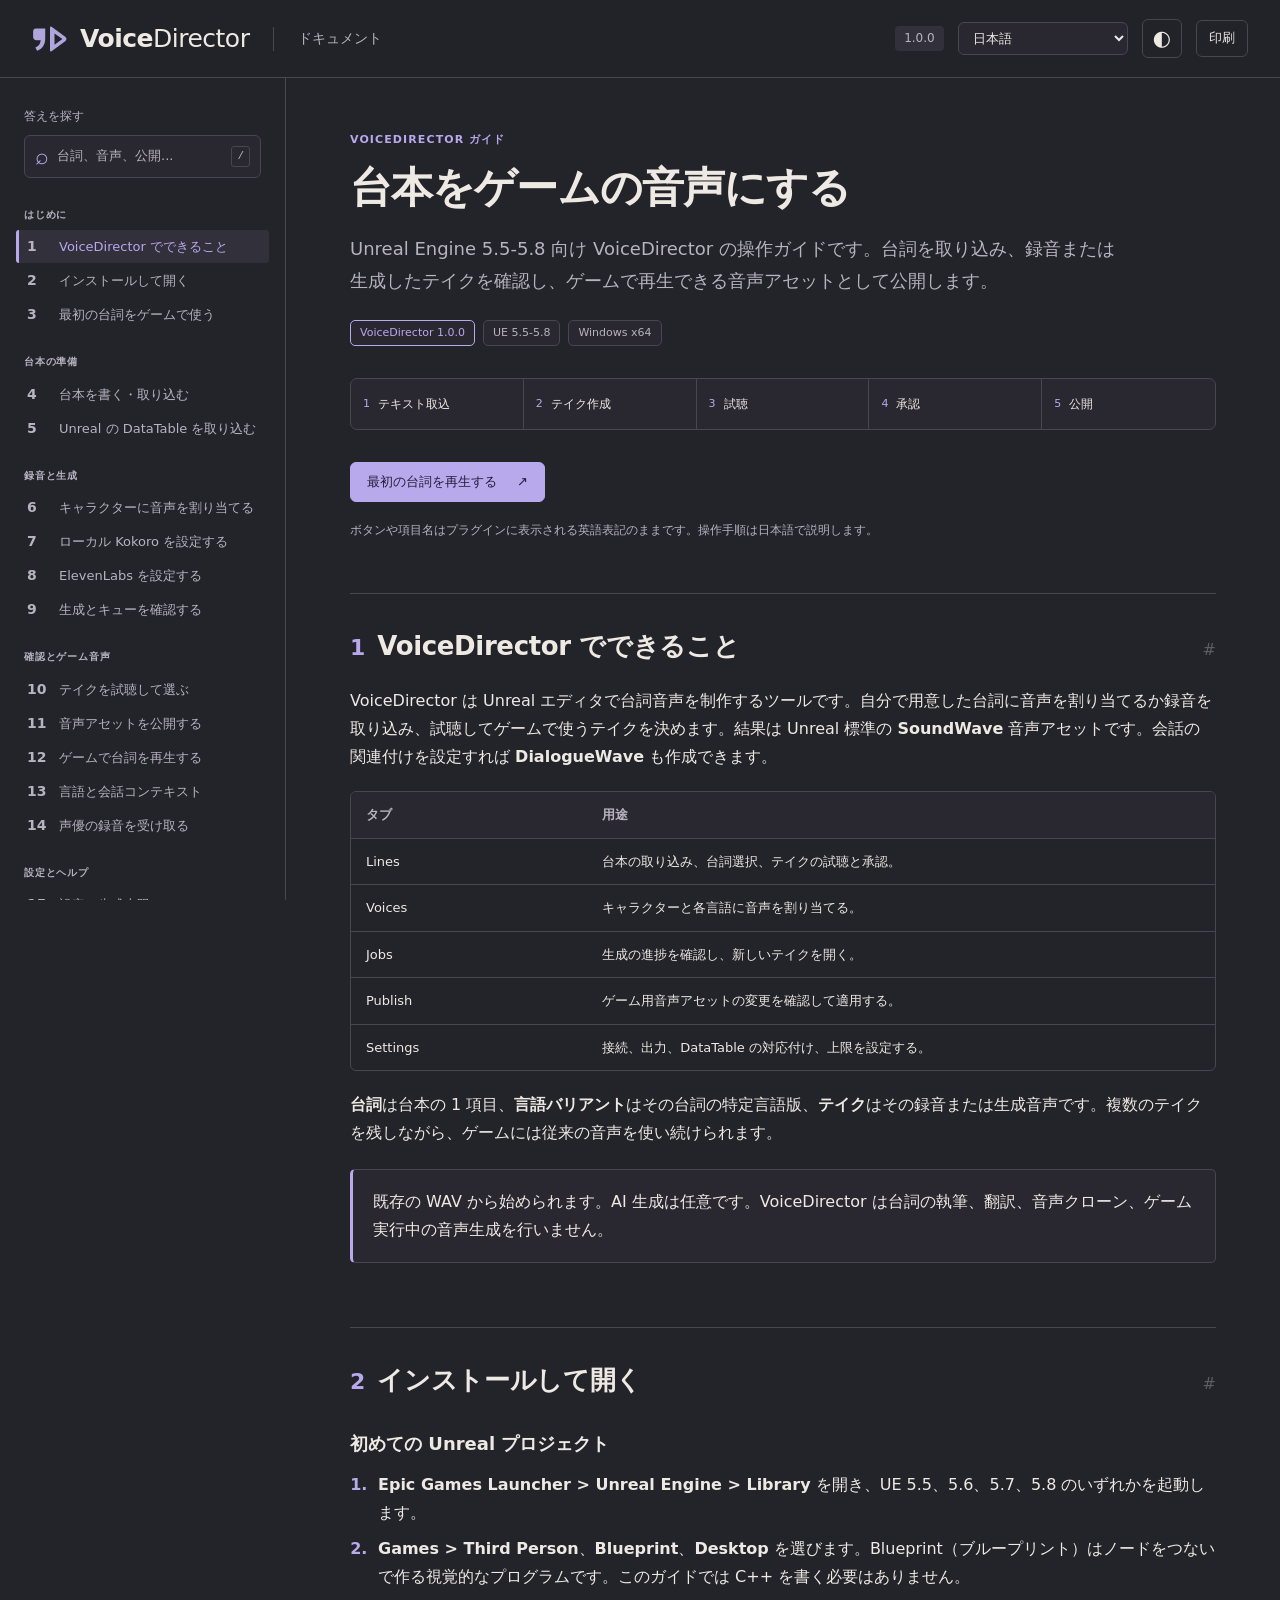
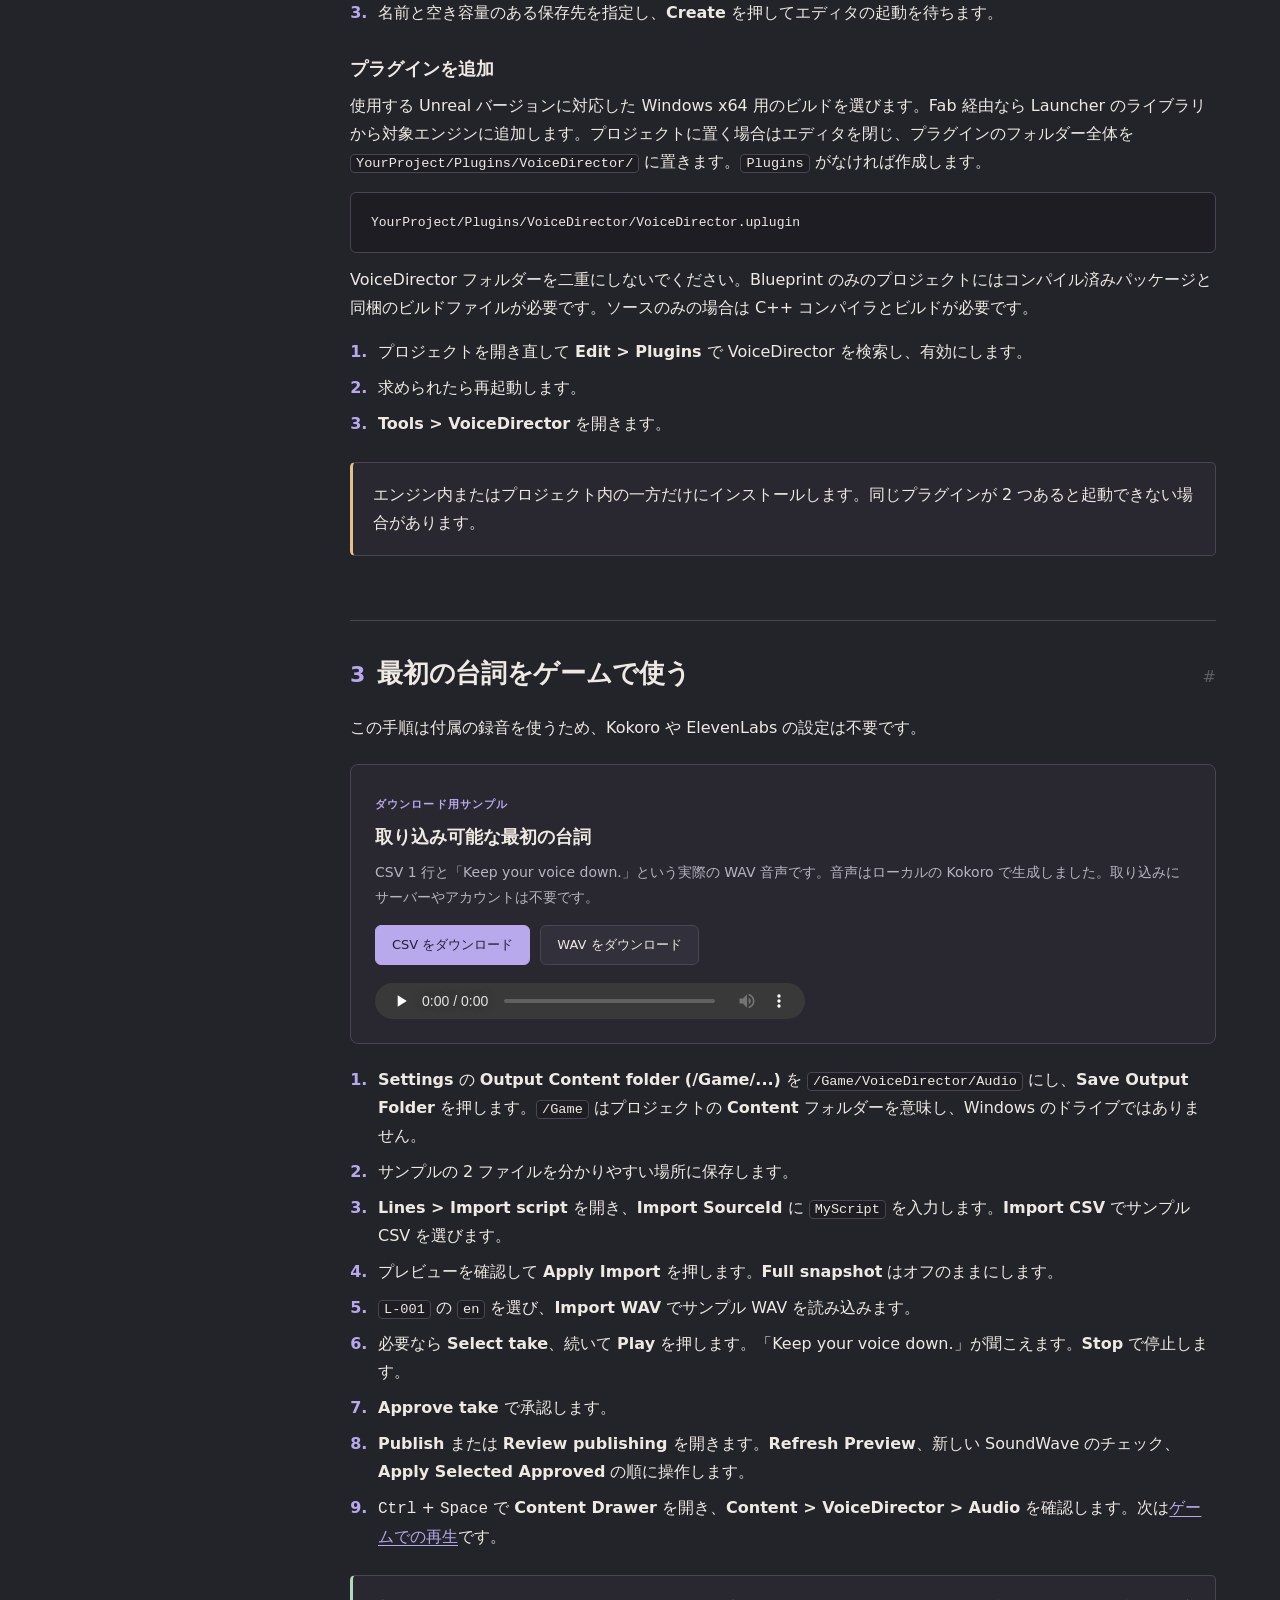
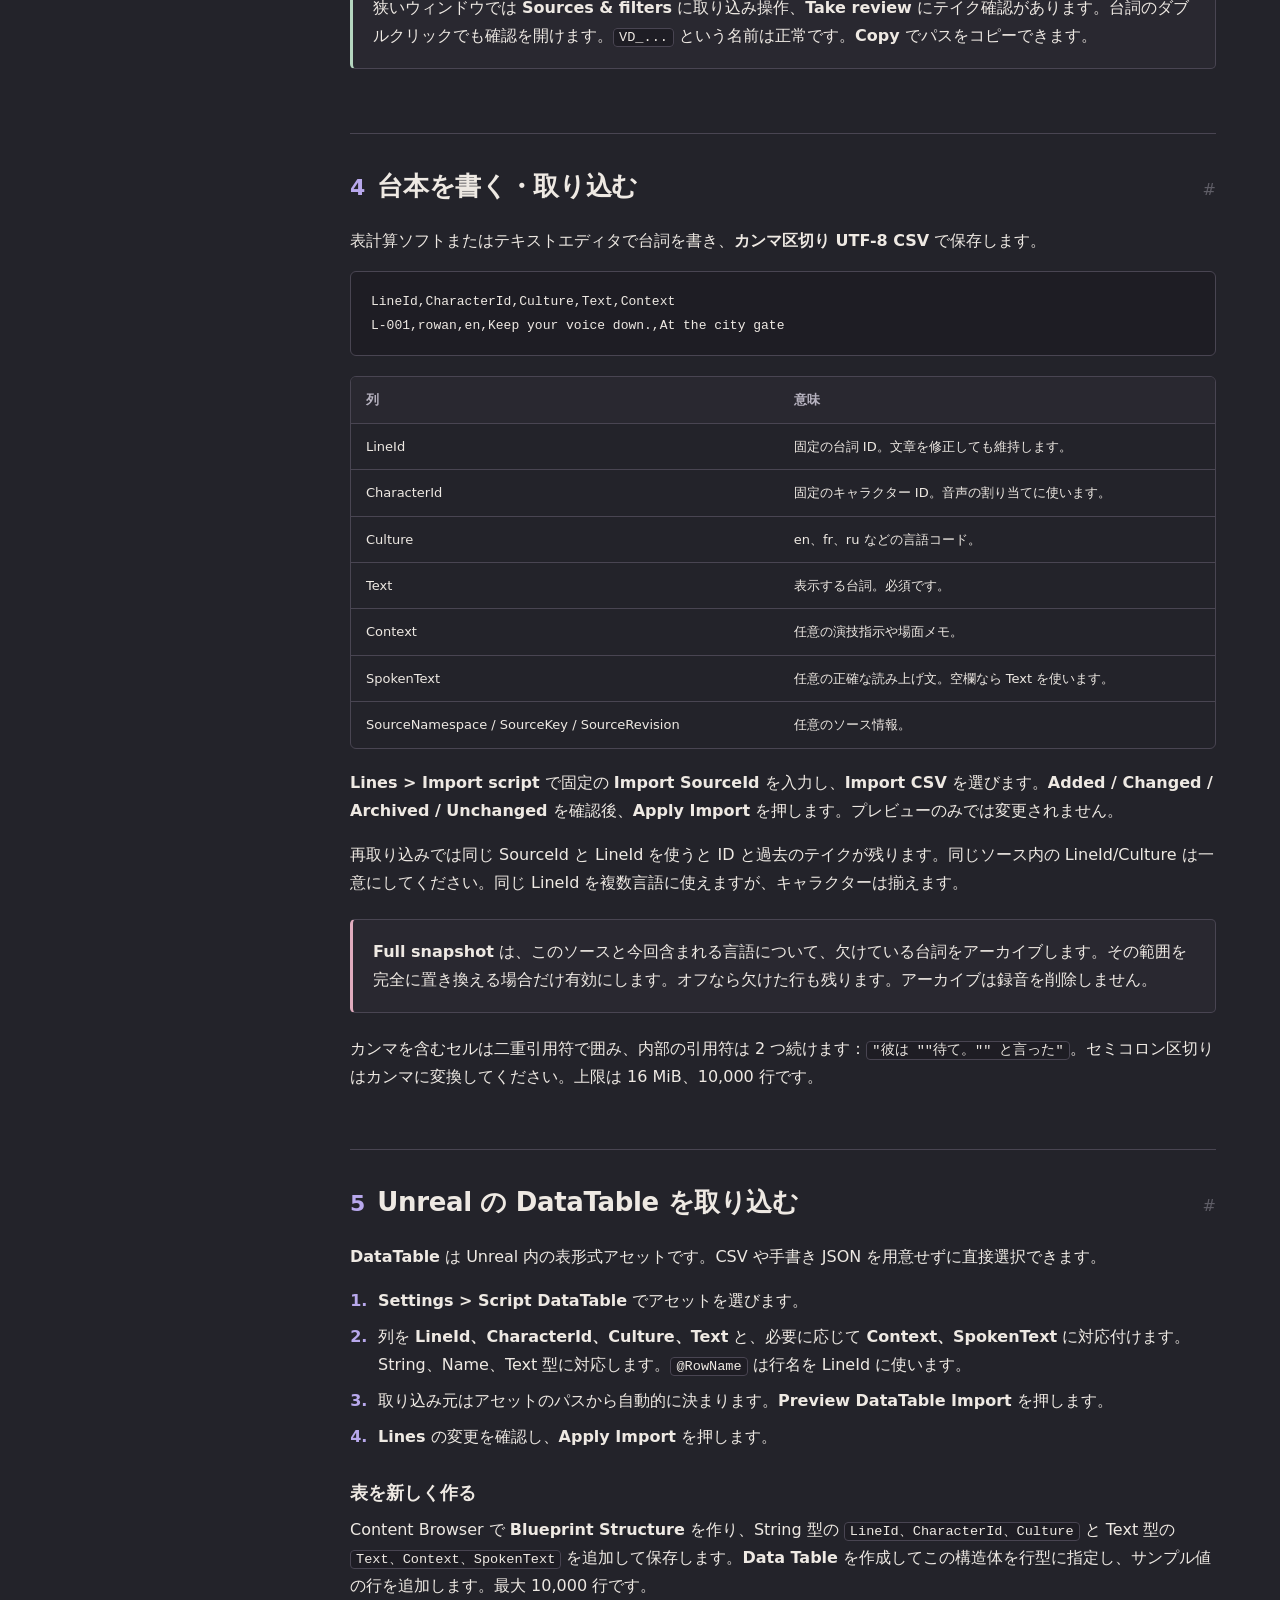
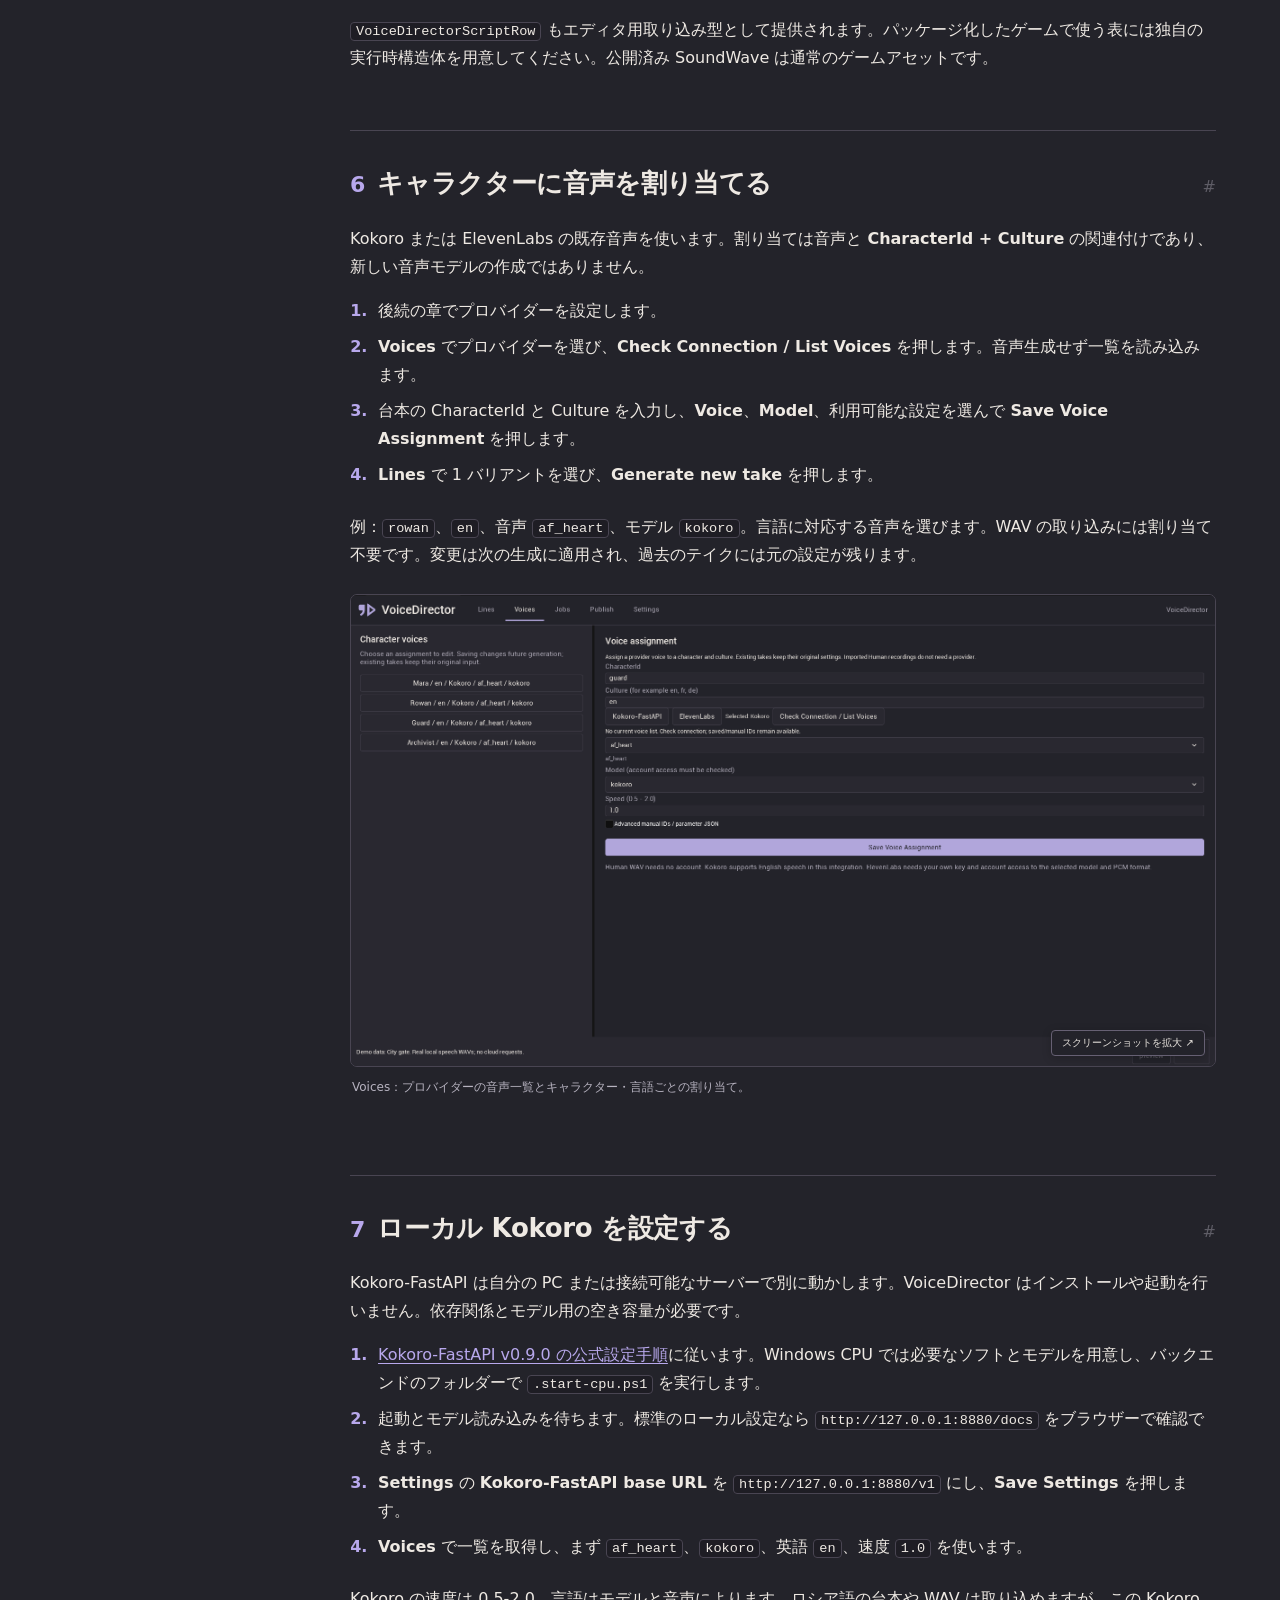
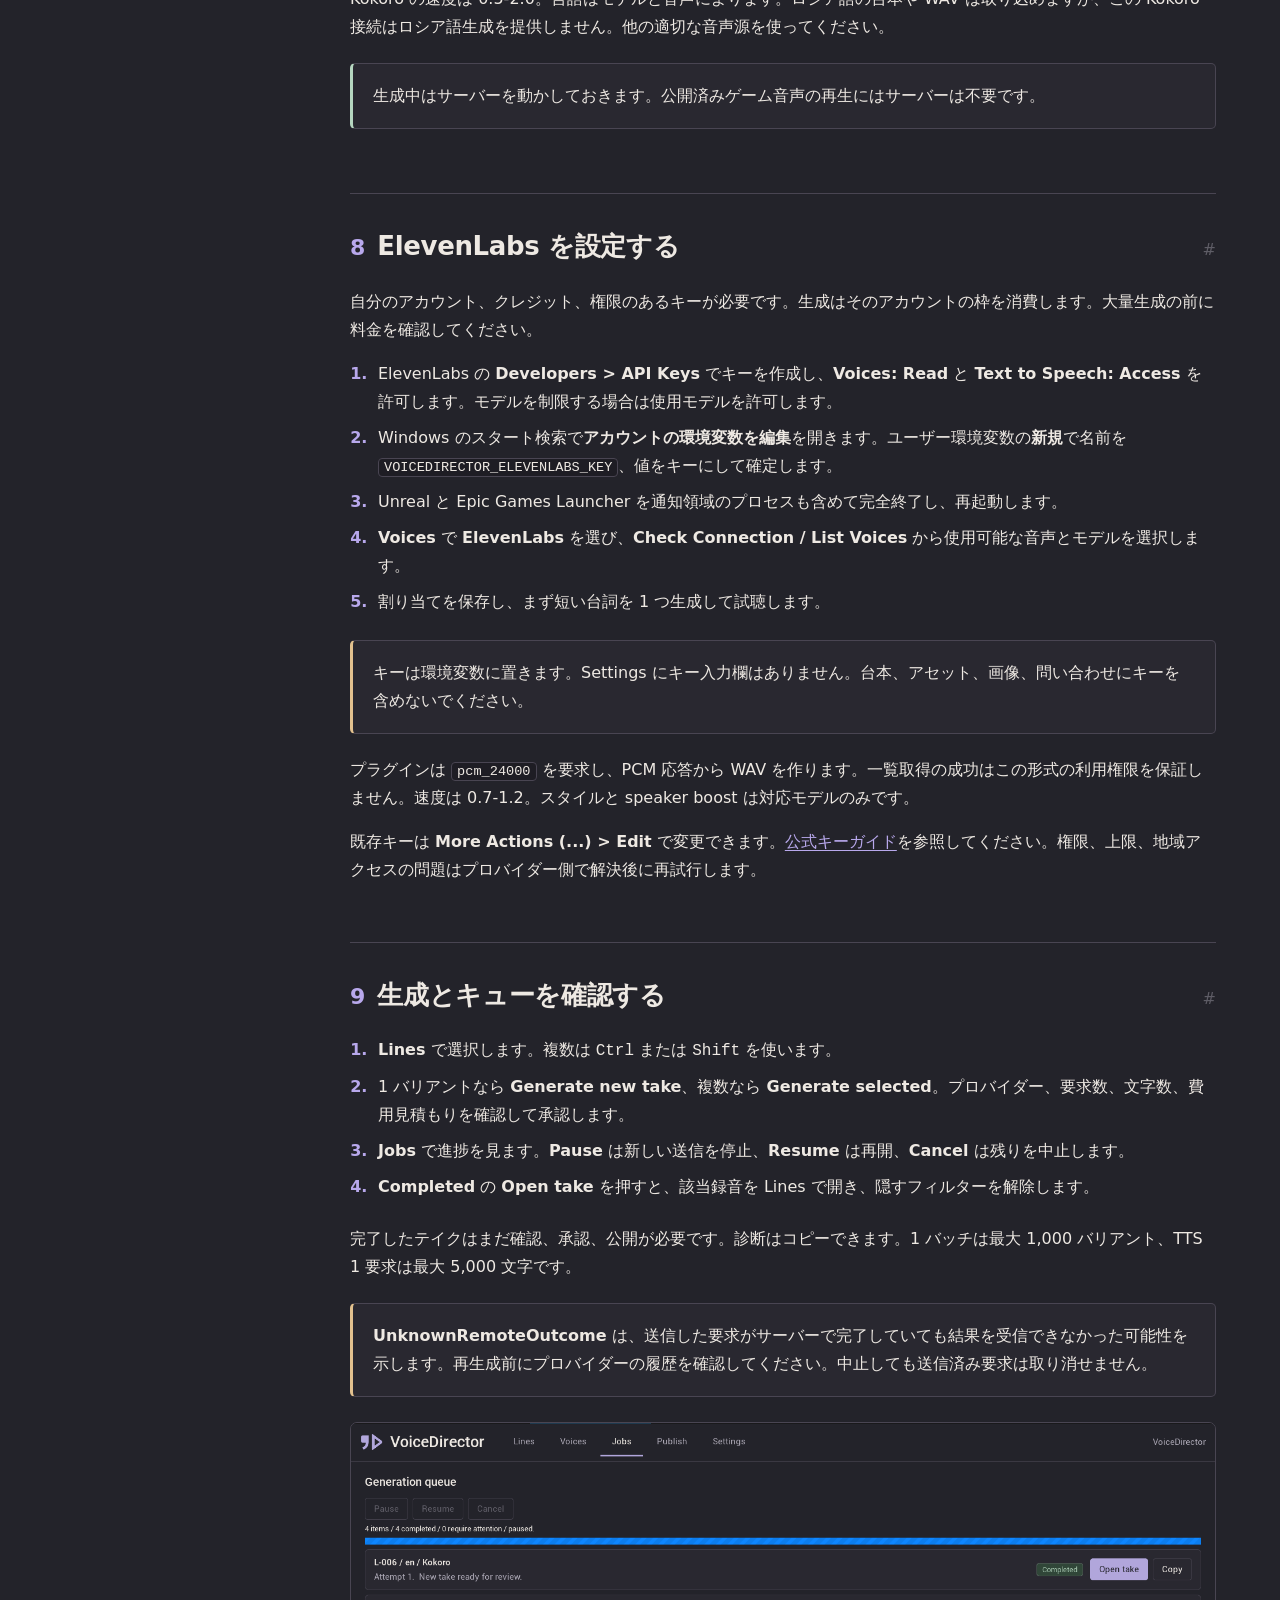
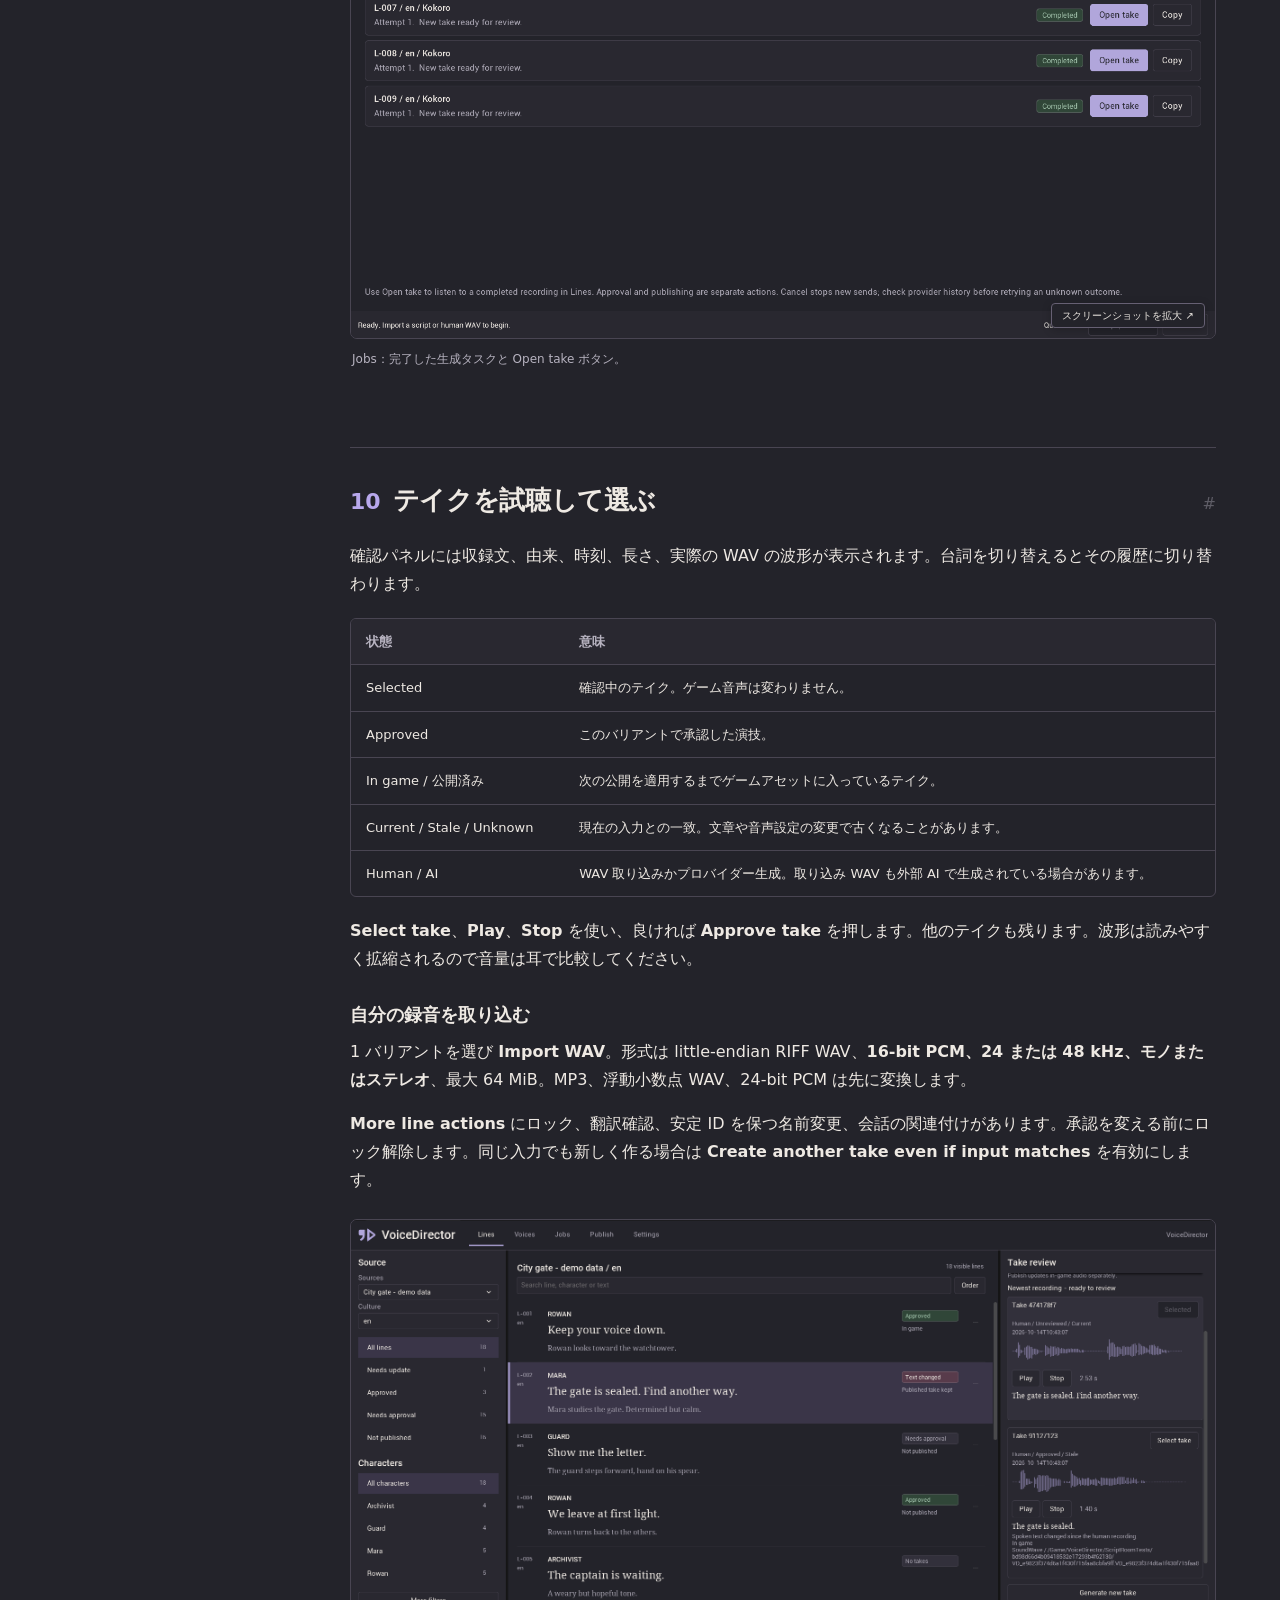
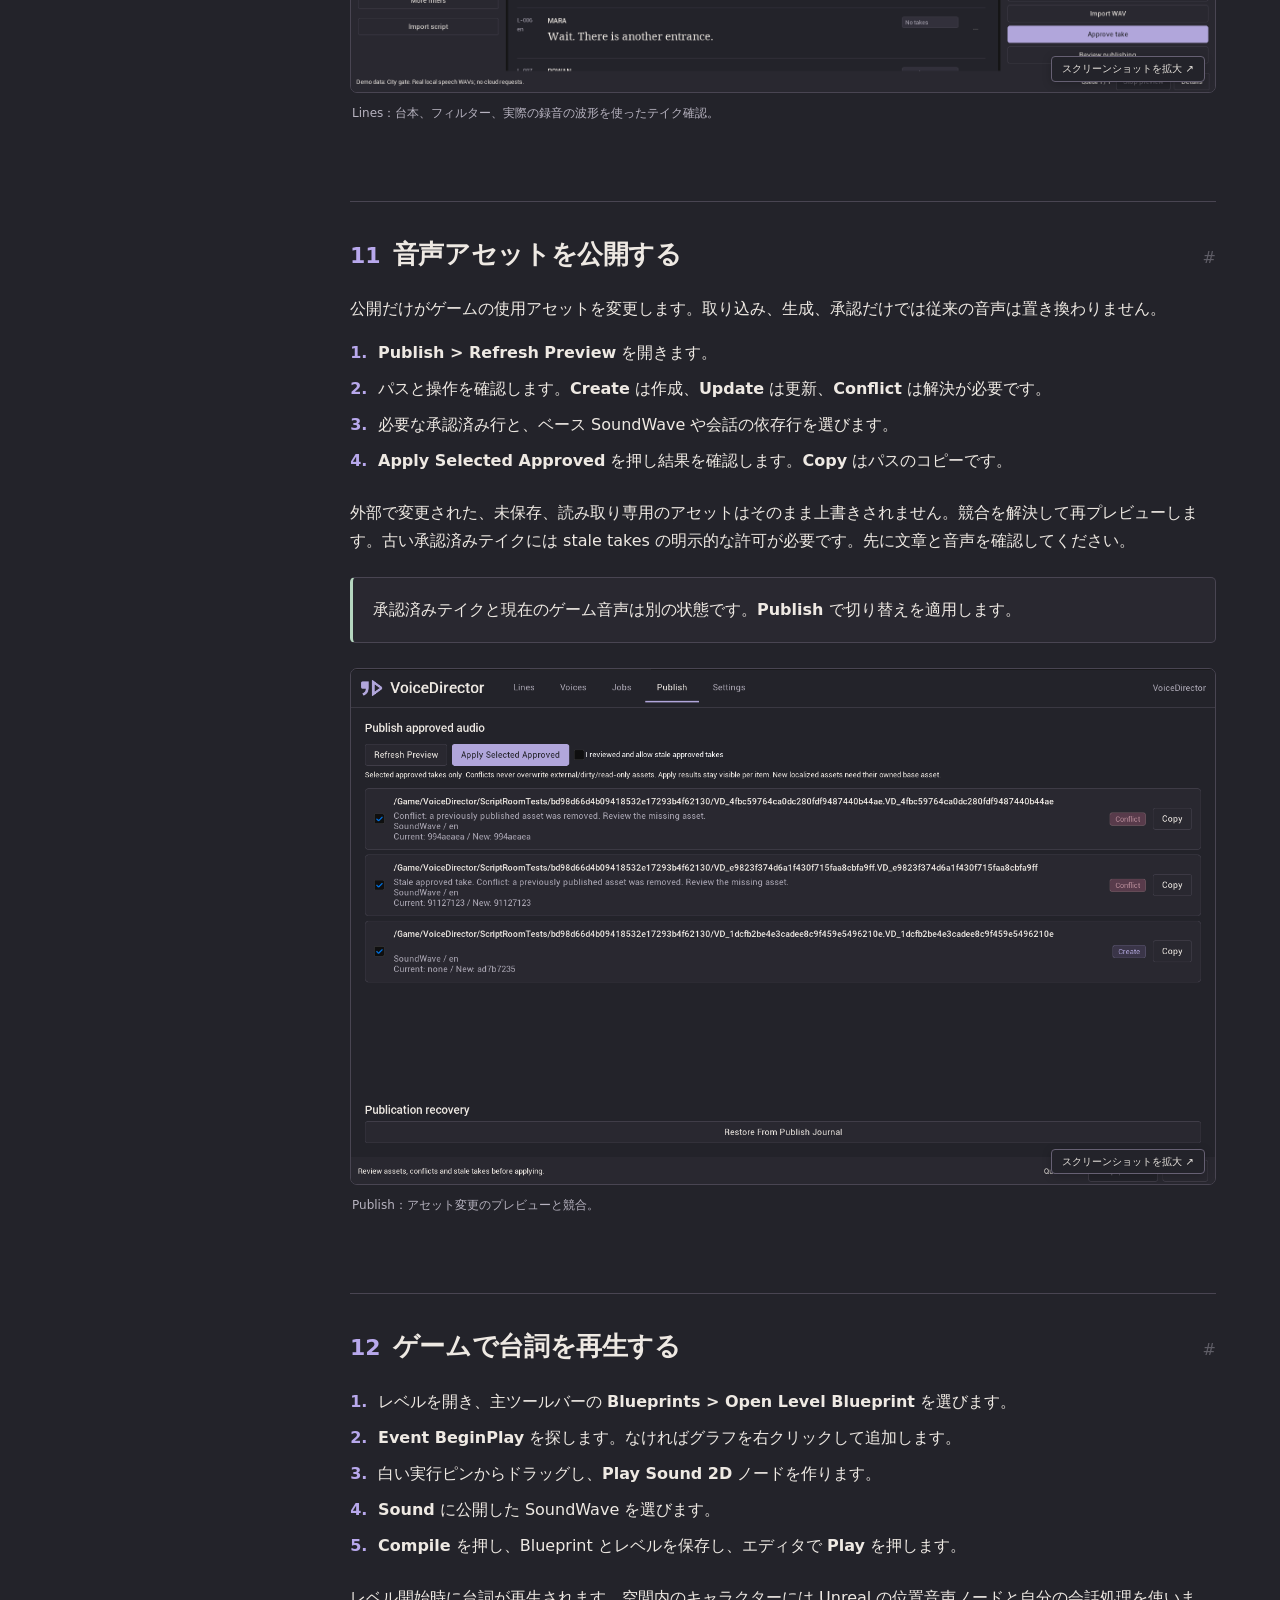
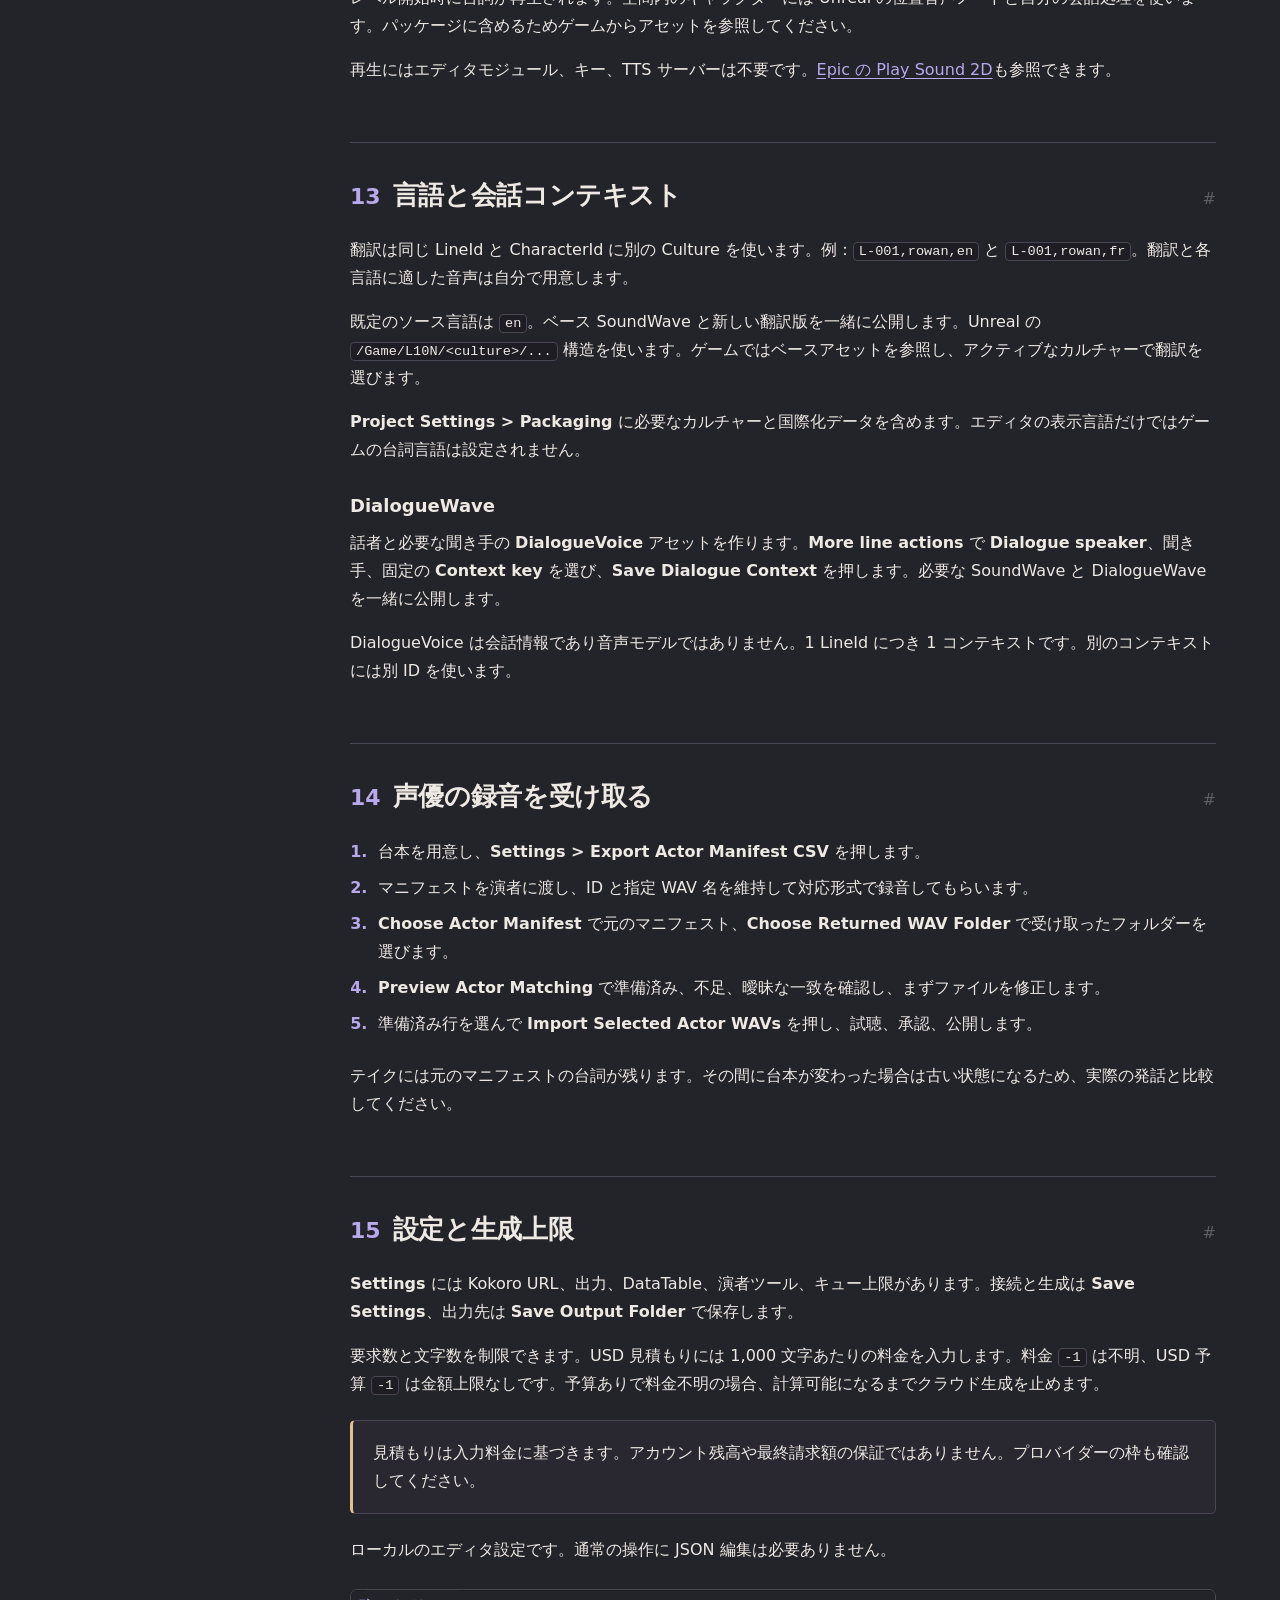
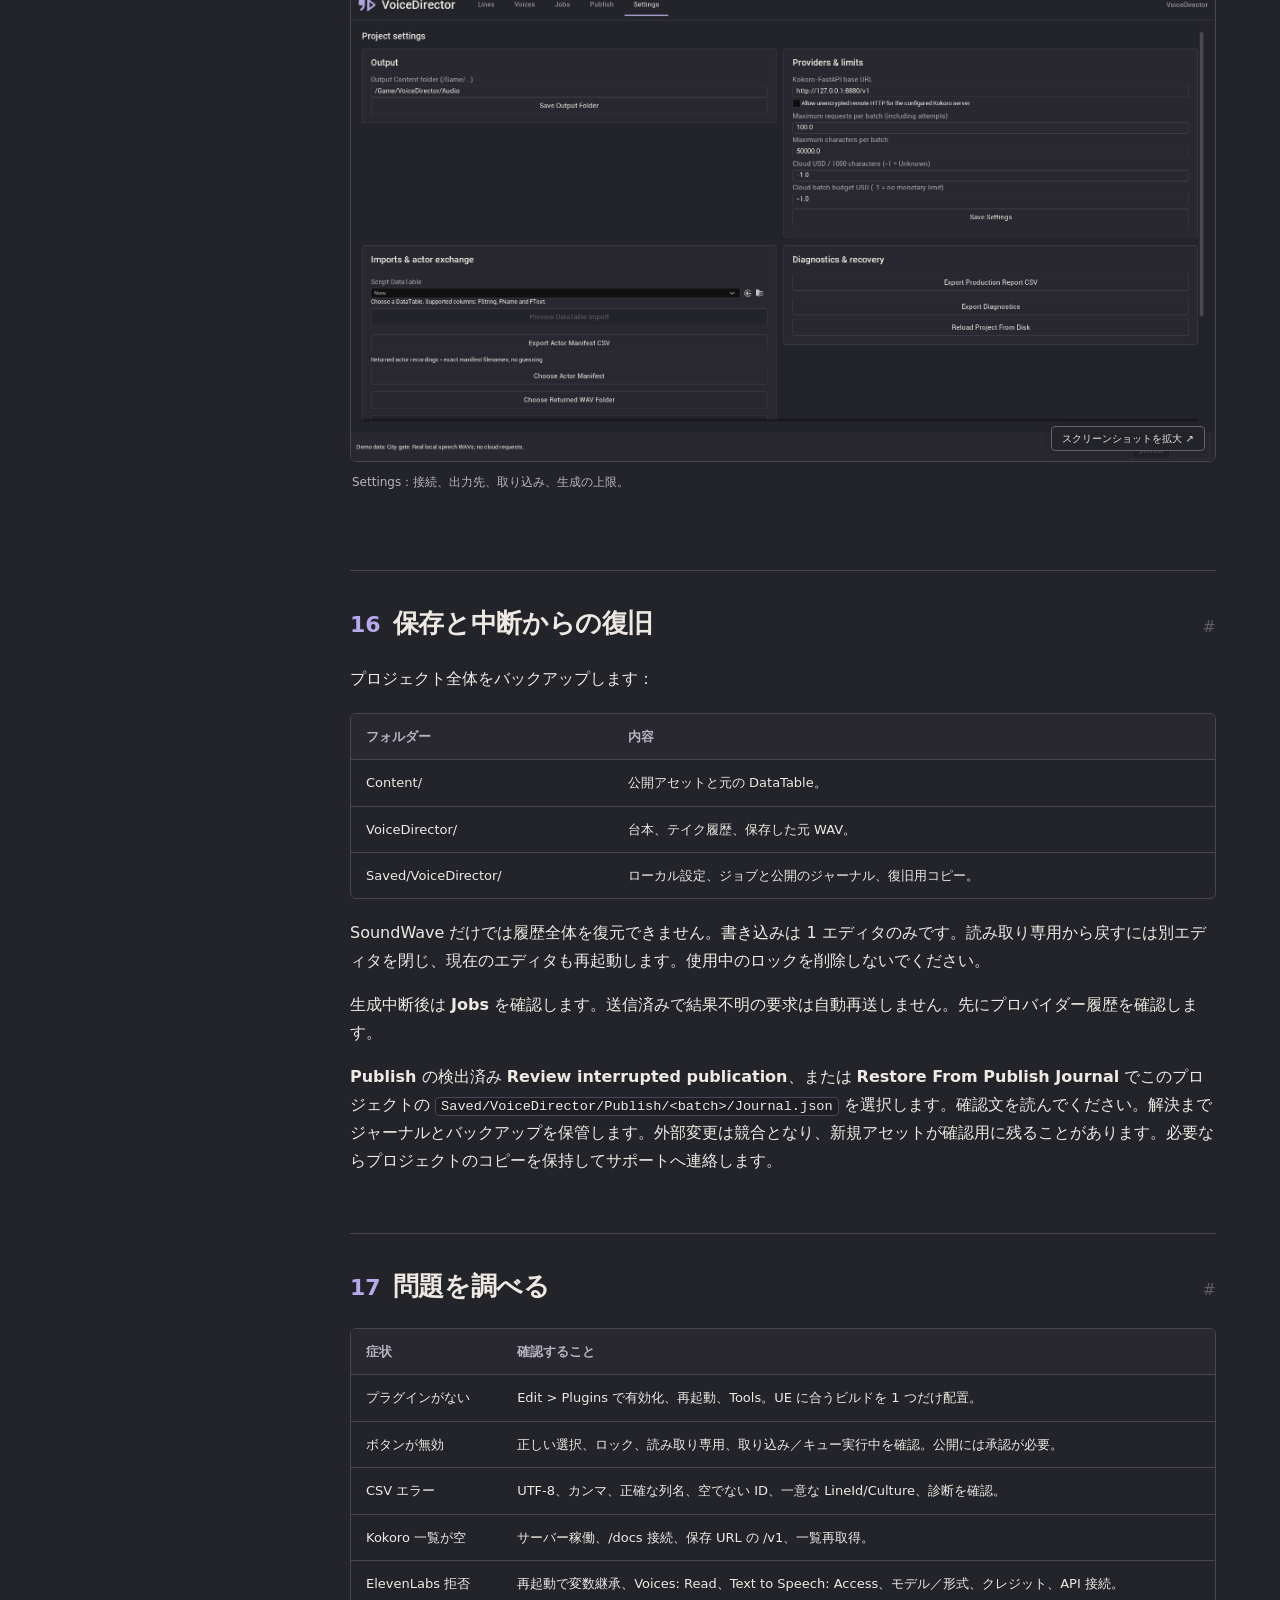
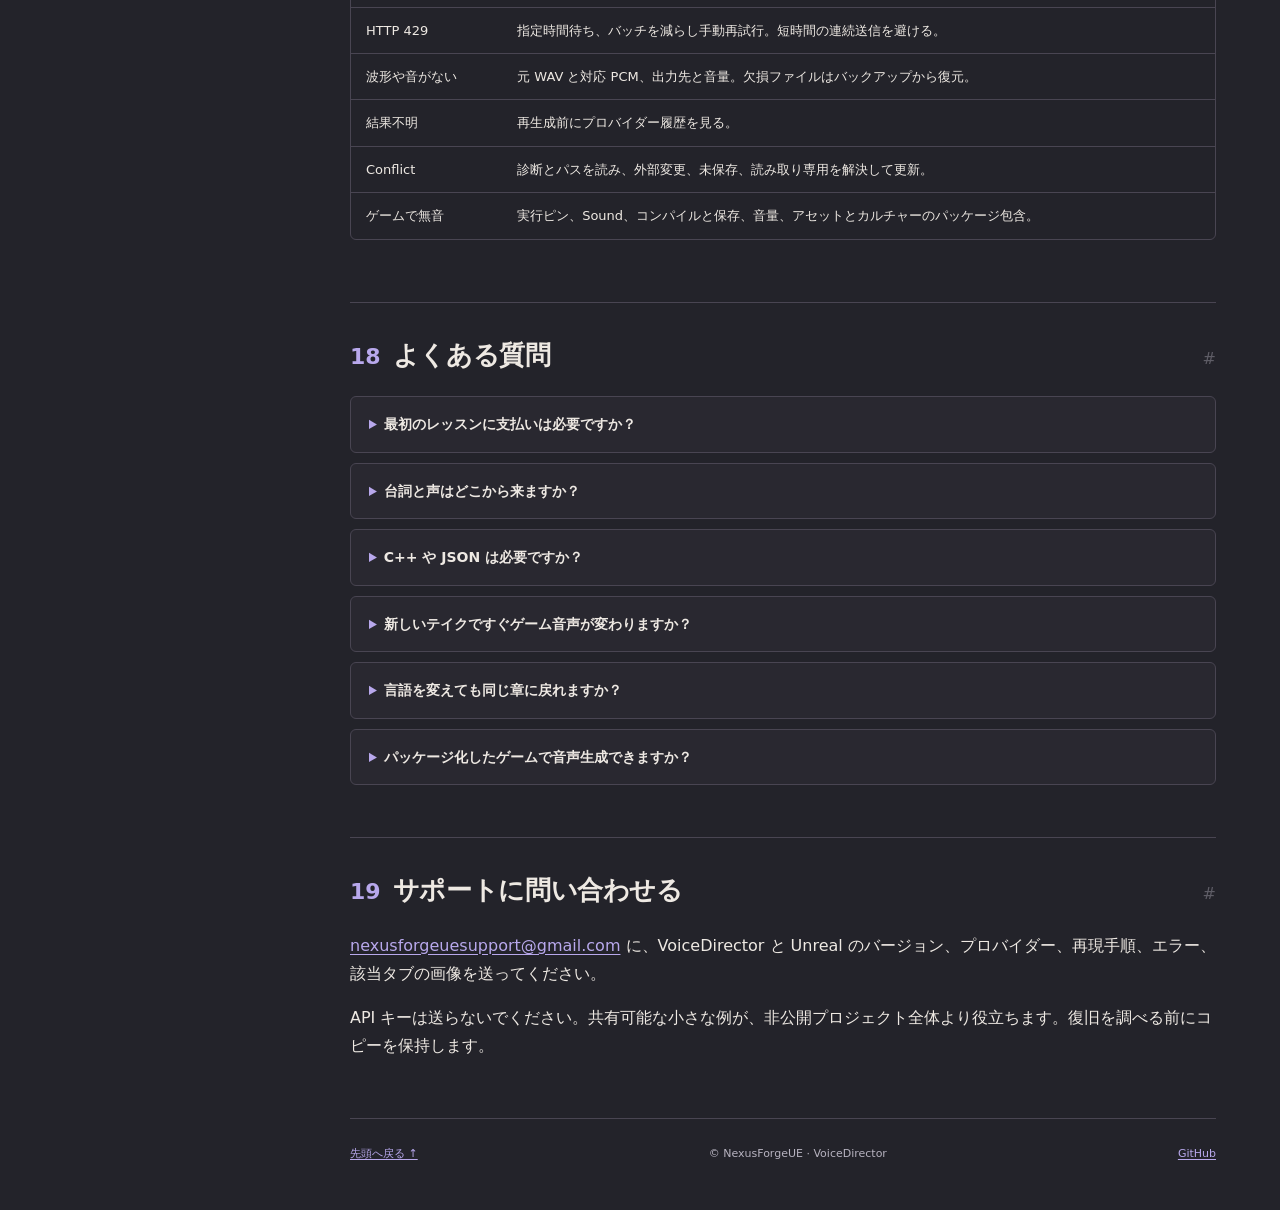
<file: ja/index.html>
<!doctype html>
<html lang="ja">
<head>
<meta charset="utf-8"><meta name="viewport" content="width=device-width, initial-scale=1">
<meta name="color-scheme" content="dark light"><meta name="theme-color" content="#23232a">
<title>VoiceDirector | ドキュメント</title><meta name="description" content="Unreal Engine 5.5-5.8 向け VoiceDirector の操作ガイドです。台詞を取り込み、録音または生成したテイクを確認し、ゲームで再生できる音声アセットとして公開します。">
<link rel="canonical" href="https://nexusforgeue.github.io/VoiceDirector-docs/ja/"><link rel="alternate" hreflang="en" href="https://nexusforgeue.github.io/VoiceDirector-docs/en/">
<link rel="alternate" hreflang="ru" href="https://nexusforgeue.github.io/VoiceDirector-docs/ru/">
<link rel="alternate" hreflang="de" href="https://nexusforgeue.github.io/VoiceDirector-docs/de/">
<link rel="alternate" hreflang="fr" href="https://nexusforgeue.github.io/VoiceDirector-docs/fr/">
<link rel="alternate" hreflang="es" href="https://nexusforgeue.github.io/VoiceDirector-docs/es/">
<link rel="alternate" hreflang="pt-BR" href="https://nexusforgeue.github.io/VoiceDirector-docs/pt-BR/">
<link rel="alternate" hreflang="zh-Hans" href="https://nexusforgeue.github.io/VoiceDirector-docs/zh-Hans/">
<link rel="alternate" hreflang="ja" href="https://nexusforgeue.github.io/VoiceDirector-docs/ja/">
<link rel="alternate" hreflang="ko" href="https://nexusforgeue.github.io/VoiceDirector-docs/ko/">
<link rel="icon" type="image/svg+xml" href="../assets/voice-director.svg">
<link rel="stylesheet" href="../assets/site.css?v=326b0f632e55"><script src="../assets/site.js?v=70e562822bc8" defer></script>
<noscript><style>.search,.locale-picker,.icon-button,.print-button,.menu-toggle{display:none}@media(max-width:900px){.sidebar{position:static;transform:none;visibility:visible;width:auto;height:auto;box-shadow:none;border-right:0;border-bottom:1px solid var(--border)}}</style></noscript>
</head>
<body data-no-results="該当する章がありません。ボタン名や短い単語で検索してください。" data-search-label="該当する章">
<a class="skip-link" href="#content">ガイドへ移動</a>
<header class="site-header"><a class="brand" href="#top"><img src="../assets/voice-director.svg" width="36" height="36" alt=""><span>Voice<span class="brand-light">Director</span></span></a><span class="header-divider"></span><span class="header-label">ドキュメント</span><div class="header-actions"><span class="version">1.0.0</span><label class="locale-picker"><span class="sr-only">言語</span><select id="locale"><option value="en">English</option><option value="ru">Русский</option><option value="de">Deutsch</option><option value="fr">Français</option><option value="es">Español</option><option value="pt-BR">Português (Brasil)</option><option value="zh-Hans">简体中文</option><option value="ja" selected>日本語</option><option value="ko">한국어</option></select></label><button type="button" class="icon-button" id="theme-toggle" aria-label="テーマを切り替え" title="テーマを切り替え"><span aria-hidden="true">◐</span></button><button type="button" class="print-button" id="print">印刷</button><button type="button" class="menu-toggle" id="menu-toggle" aria-controls="sidebar" aria-expanded="false">目次</button></div></header>
<div class="layout"><aside class="sidebar" id="sidebar"><form class="search" role="search"><label for="search">答えを探す</label><div class="search-field"><span aria-hidden="true">⌕</span><input id="search" type="search" placeholder="台詞、音声、公開..." autocomplete="off"><kbd aria-hidden="true">/</kbd></div><div id="search-results" class="search-results" hidden></div><p class="sr-only" id="search-status" role="status" aria-live="polite"></p></form><nav aria-label="このページの目次"><div class="nav-group"><p>はじめに</p><a href="#start" class="nav-link"><span class="nav-number" aria-hidden="true">1</span>VoiceDirector でできること</a><a href="#install" class="nav-link"><span class="nav-number" aria-hidden="true">2</span>インストールして開く</a><a href="#first-take" class="nav-link"><span class="nav-number" aria-hidden="true">3</span>最初の台詞をゲームで使う</a></div><div class="nav-group"><p>台本の準備</p><a href="#script" class="nav-link"><span class="nav-number" aria-hidden="true">4</span>台本を書く・取り込む</a><a href="#datatable" class="nav-link"><span class="nav-number" aria-hidden="true">5</span>Unreal の DataTable を取り込む</a></div><div class="nav-group"><p>録音と生成</p><a href="#voices" class="nav-link"><span class="nav-number" aria-hidden="true">6</span>キャラクターに音声を割り当てる</a><a href="#kokoro" class="nav-link"><span class="nav-number" aria-hidden="true">7</span>ローカル Kokoro を設定する</a><a href="#elevenlabs" class="nav-link"><span class="nav-number" aria-hidden="true">8</span>ElevenLabs を設定する</a><a href="#jobs" class="nav-link"><span class="nav-number" aria-hidden="true">9</span>生成とキューを確認する</a></div><div class="nav-group"><p>確認とゲーム音声</p><a href="#takes" class="nav-link"><span class="nav-number" aria-hidden="true">10</span>テイクを試聴して選ぶ</a><a href="#publish" class="nav-link"><span class="nav-number" aria-hidden="true">11</span>音声アセットを公開する</a><a href="#game" class="nav-link"><span class="nav-number" aria-hidden="true">12</span>ゲームで台詞を再生する</a><a href="#localization" class="nav-link"><span class="nav-number" aria-hidden="true">13</span>言語と会話コンテキスト</a><a href="#actor" class="nav-link"><span class="nav-number" aria-hidden="true">14</span>声優の録音を受け取る</a></div><div class="nav-group"><p>設定とヘルプ</p><a href="#settings" class="nav-link"><span class="nav-number" aria-hidden="true">15</span>設定と生成上限</a><a href="#backup" class="nav-link"><span class="nav-number" aria-hidden="true">16</span>保存と中断からの復旧</a><a href="#troubleshooting" class="nav-link"><span class="nav-number" aria-hidden="true">17</span>問題を調べる</a><a href="#faq" class="nav-link"><span class="nav-number" aria-hidden="true">18</span>よくある質問</a><a href="#support" class="nav-link"><span class="nav-number" aria-hidden="true">19</span>サポートに問い合わせる</a></div></nav><div class="sidebar-footer"><span class="status-dot" aria-hidden="true"></span>UE 5.5-5.8 · Windows x64</div></aside>
<main id="content" tabindex="-1"><div id="top" class="hero"><div class="eyebrow">VoiceDirector ガイド</div><h1>台本をゲームの音声にする</h1><p class="hero-description">Unreal Engine 5.5-5.8 向け VoiceDirector の操作ガイドです。台詞を取り込み、録音または生成したテイクを確認し、ゲームで再生できる音声アセットとして公開します。</p><div class="hero-meta"><span class="pill purple">VoiceDirector 1.0.0</span><span class="pill">UE 5.5-5.8</span><span class="pill">Windows x64</span></div><div class="workflow" aria-label="作業の流れ"><div><span>1</span>テキスト取込</div><div><span>2</span>テイク作成</div><div><span>3</span>試聴</div><div><span>4</span>承認</div><div><span>5</span>公開</div></div><a class="button primary hero-cta" href="#first-take">最初の台詞を再生する <span aria-hidden="true">↗</span></a><p class="ui-note">ボタンや項目名はプラグインに表示される英語表記のままです。操作手順は日本語で説明します。</p></div><section id="start" class="doc-section" aria-labelledby="start-title"><div class="section-heading"><span class="section-index" aria-hidden="true">1</span><h2 id="start-title">VoiceDirector でできること</h2><a href="#start" class="anchor-link" aria-label="この章へのリンク">#</a></div><p>VoiceDirector は Unreal エディタで台詞音声を制作するツールです。自分で用意した台詞に音声を割り当てるか録音を取り込み、試聴してゲームで使うテイクを決めます。結果は Unreal 標準の <strong>SoundWave</strong> 音声アセットです。会話の関連付けを設定すれば <strong>DialogueWave</strong> も作成できます。</p><div class="table-wrap"><table><thead><tr><th scope="col">タブ</th><th scope="col">用途</th></tr></thead><tbody><tr><td>Lines</td><td>台本の取り込み、台詞選択、テイクの試聴と承認。</td></tr><tr><td>Voices</td><td>キャラクターと各言語に音声を割り当てる。</td></tr><tr><td>Jobs</td><td>生成の進捗を確認し、新しいテイクを開く。</td></tr><tr><td>Publish</td><td>ゲーム用音声アセットの変更を確認して適用する。</td></tr><tr><td>Settings</td><td>接続、出力、DataTable の対応付け、上限を設定する。</td></tr></tbody></table></div><p><strong>台詞</strong>は台本の 1 項目、<strong>言語バリアント</strong>はその台詞の特定言語版、<strong>テイク</strong>はその録音または生成音声です。複数のテイクを残しながら、ゲームには従来の音声を使い続けられます。</p><div class="callout "><p>既存の WAV から始められます。AI 生成は任意です。VoiceDirector は台詞の執筆、翻訳、音声クローン、ゲーム実行中の音声生成を行いません。</p></div></section>
<section id="install" class="doc-section" aria-labelledby="install-title"><div class="section-heading"><span class="section-index" aria-hidden="true">2</span><h2 id="install-title">インストールして開く</h2><a href="#install" class="anchor-link" aria-label="この章へのリンク">#</a></div><h3>初めての Unreal プロジェクト</h3><ol><li><strong>Epic Games Launcher &gt; Unreal Engine &gt; Library</strong> を開き、UE 5.5、5.6、5.7、5.8 のいずれかを起動します。</li><li><strong>Games &gt; Third Person</strong>、<strong>Blueprint</strong>、<strong>Desktop</strong> を選びます。Blueprint（ブループリント）はノードをつないで作る視覚的なプログラムです。このガイドでは C++ を書く必要はありません。</li><li>名前と空き容量のある保存先を指定し、<strong>Create</strong> を押してエディタの起動を待ちます。</li></ol><h3>プラグインを追加</h3><p>使用する Unreal バージョンに対応した Windows x64 用のビルドを選びます。Fab 経由なら Launcher のライブラリから対象エンジンに追加します。プロジェクトに置く場合はエディタを閉じ、プラグインのフォルダー全体を <code>YourProject/Plugins/VoiceDirector/</code> に置きます。<code>Plugins</code> がなければ作成します。</p><pre><code>YourProject/Plugins/VoiceDirector/VoiceDirector.uplugin</code></pre><p>VoiceDirector フォルダーを二重にしないでください。Blueprint のみのプロジェクトにはコンパイル済みパッケージと同梱のビルドファイルが必要です。ソースのみの場合は C++ コンパイラとビルドが必要です。</p><ol><li>プロジェクトを開き直して <strong>Edit &gt; Plugins</strong> で VoiceDirector を検索し、有効にします。</li><li>求められたら再起動します。</li><li><strong>Tools &gt; VoiceDirector</strong> を開きます。</li></ol><div class="callout warning"><p>エンジン内またはプロジェクト内の一方だけにインストールします。同じプラグインが 2 つあると起動できない場合があります。</p></div></section>
<section id="first-take" class="doc-section" aria-labelledby="first-take-title"><div class="section-heading"><span class="section-index" aria-hidden="true">3</span><h2 id="first-take-title">最初の台詞をゲームで使う</h2><a href="#first-take" class="anchor-link" aria-label="この章へのリンク">#</a></div><p>この手順は付属の録音を使うため、Kokoro や ElevenLabs の設定は不要です。</p><div class="sample-box"><div><span class="eyebrow">ダウンロード用サンプル</span><h3>取り込み可能な最初の台詞</h3><p>CSV 1 行と「Keep your voice down.」という実際の WAV 音声です。音声はローカルの Kokoro で生成しました。取り込みにサーバーやアカウントは不要です。</p></div><div class="sample-actions"><a class="button primary" href="../assets/examples/first-line.csv" download="VoiceDirector-first-line.csv">CSV をダウンロード</a><a class="button" href="../assets/examples/first-line.wav" download="VoiceDirector-first-line.wav">WAV をダウンロード</a></div><audio controls preload="none" src="../assets/examples/first-line.wav" aria-label="サンプルを試聴"><a href="../assets/examples/first-line.wav">WAV をダウンロード</a></audio></div><ol><li><strong>Settings</strong> の <strong>Output Content folder (/Game/...)</strong> を <code>/Game/VoiceDirector/Audio</code> にし、<strong>Save Output Folder</strong> を押します。<code>/Game</code> はプロジェクトの <strong>Content</strong> フォルダーを意味し、Windows のドライブではありません。</li><li>サンプルの 2 ファイルを分かりやすい場所に保存します。</li><li><strong>Lines &gt; Import script</strong> を開き、<strong>Import SourceId</strong> に <code>MyScript</code> を入力します。<strong>Import CSV</strong> でサンプル CSV を選びます。</li><li>プレビューを確認して <strong>Apply Import</strong> を押します。<strong>Full snapshot</strong> はオフのままにします。</li><li><code>L-001</code> の <code>en</code> を選び、<strong>Import WAV</strong> でサンプル WAV を読み込みます。</li><li>必要なら <strong>Select take</strong>、続いて <strong>Play</strong> を押します。「Keep your voice down.」が聞こえます。<strong>Stop</strong> で停止します。</li><li><strong>Approve take</strong> で承認します。</li><li><strong>Publish</strong> または <strong>Review publishing</strong> を開きます。<strong>Refresh Preview</strong>、新しい SoundWave のチェック、<strong>Apply Selected Approved</strong> の順に操作します。</li><li><kbd>Ctrl</kbd> + <kbd>Space</kbd> で <strong>Content Drawer</strong> を開き、<strong>Content &gt; VoiceDirector &gt; Audio</strong> を確認します。次は<a href="#game">ゲームでの再生</a>です。</li></ol><div class="callout success"><p>狭いウィンドウでは <strong>Sources &amp; filters</strong> に取り込み操作、<strong>Take review</strong> にテイク確認があります。台詞のダブルクリックでも確認を開けます。<code>VD_...</code> という名前は正常です。<strong>Copy</strong> でパスをコピーできます。</p></div></section>
<section id="script" class="doc-section" aria-labelledby="script-title"><div class="section-heading"><span class="section-index" aria-hidden="true">4</span><h2 id="script-title">台本を書く・取り込む</h2><a href="#script" class="anchor-link" aria-label="この章へのリンク">#</a></div><p>表計算ソフトまたはテキストエディタで台詞を書き、<strong>カンマ区切り UTF-8 CSV</strong> で保存します。</p><pre><code>LineId,CharacterId,Culture,Text,Context
L-001,rowan,en,Keep your voice down.,At the city gate</code></pre><div class="table-wrap"><table><thead><tr><th scope="col">列</th><th scope="col">意味</th></tr></thead><tbody><tr><td>LineId</td><td>固定の台詞 ID。文章を修正しても維持します。</td></tr><tr><td>CharacterId</td><td>固定のキャラクター ID。音声の割り当てに使います。</td></tr><tr><td>Culture</td><td>en、fr、ru などの言語コード。</td></tr><tr><td>Text</td><td>表示する台詞。必須です。</td></tr><tr><td>Context</td><td>任意の演技指示や場面メモ。</td></tr><tr><td>SpokenText</td><td>任意の正確な読み上げ文。空欄なら Text を使います。</td></tr><tr><td>SourceNamespace / SourceKey / SourceRevision</td><td>任意のソース情報。</td></tr></tbody></table></div><p><strong>Lines &gt; Import script</strong> で固定の <strong>Import SourceId</strong> を入力し、<strong>Import CSV</strong> を選びます。<strong>Added / Changed / Archived / Unchanged</strong> を確認後、<strong>Apply Import</strong> を押します。プレビューのみでは変更されません。</p><p>再取り込みでは同じ SourceId と LineId を使うと ID と過去のテイクが残ります。同じソース内の LineId/Culture は一意にしてください。同じ LineId を複数言語に使えますが、キャラクターは揃えます。</p><div class="callout changed"><p><strong>Full snapshot</strong> は、このソースと今回含まれる言語について、欠けている台詞をアーカイブします。その範囲を完全に置き換える場合だけ有効にします。オフなら欠けた行も残ります。アーカイブは録音を削除しません。</p></div><p>カンマを含むセルは二重引用符で囲み、内部の引用符は 2 つ続けます：<code>"彼は ""待て。"" と言った"</code>。セミコロン区切りはカンマに変換してください。上限は 16 MiB、10,000 行です。</p></section>
<section id="datatable" class="doc-section" aria-labelledby="datatable-title"><div class="section-heading"><span class="section-index" aria-hidden="true">5</span><h2 id="datatable-title">Unreal の DataTable を取り込む</h2><a href="#datatable" class="anchor-link" aria-label="この章へのリンク">#</a></div><p><strong>DataTable</strong> は Unreal 内の表形式アセットです。CSV や手書き JSON を用意せずに直接選択できます。</p><ol><li><strong>Settings &gt; Script DataTable</strong> でアセットを選びます。</li><li>列を <strong>LineId、CharacterId、Culture、Text</strong> と、必要に応じて <strong>Context、SpokenText</strong> に対応付けます。String、Name、Text 型に対応します。<code>@RowName</code> は行名を LineId に使います。</li><li>取り込み元はアセットのパスから自動的に決まります。<strong>Preview DataTable Import</strong> を押します。</li><li><strong>Lines</strong> の変更を確認し、<strong>Apply Import</strong> を押します。</li></ol><h3>表を新しく作る</h3><p>Content Browser で <strong>Blueprint Structure</strong> を作り、String 型の <code>LineId、CharacterId、Culture</code> と Text 型の <code>Text、Context、SpokenText</code> を追加して保存します。<strong>Data Table</strong> を作成してこの構造体を行型に指定し、サンプル値の行を追加します。最大 10,000 行です。</p><p><code>VoiceDirectorScriptRow</code> もエディタ用取り込み型として提供されます。パッケージ化したゲームで使う表には独自の実行時構造体を用意してください。公開済み SoundWave は通常のゲームアセットです。</p></section>
<section id="voices" class="doc-section" aria-labelledby="voices-title"><div class="section-heading"><span class="section-index" aria-hidden="true">6</span><h2 id="voices-title">キャラクターに音声を割り当てる</h2><a href="#voices" class="anchor-link" aria-label="この章へのリンク">#</a></div><p>Kokoro または ElevenLabs の既存音声を使います。割り当ては音声と <strong>CharacterId + Culture</strong> の関連付けであり、新しい音声モデルの作成ではありません。</p><ol><li>後続の章でプロバイダーを設定します。</li><li><strong>Voices</strong> でプロバイダーを選び、<strong>Check Connection / List Voices</strong> を押します。音声生成せず一覧を読み込みます。</li><li>台本の CharacterId と Culture を入力し、<strong>Voice</strong>、<strong>Model</strong>、利用可能な設定を選んで <strong>Save Voice Assignment</strong> を押します。</li><li><strong>Lines</strong> で 1 バリアントを選び、<strong>Generate new take</strong> を押します。</li></ol><p>例：<code>rowan</code>、<code>en</code>、音声 <code>af_heart</code>、モデル <code>kokoro</code>。言語に対応する音声を選びます。WAV の取り込みには割り当て不要です。変更は次の生成に適用され、過去のテイクには元の設定が残ります。</p><figure class="screenshot"><button type="button" class="shot-open" data-zoom="../assets/screenshots/voices.png" aria-label="スクリーンショットを拡大: Voices：プロバイダーの音声一覧とキャラクター・言語ごとの割り当て。"><img src="../assets/screenshots/voices.png" alt="Voices：プロバイダーの音声一覧とキャラクター・言語ごとの割り当て。" width="1920" height="1047" loading="lazy"><span class="zoom-hint">スクリーンショットを拡大 <span aria-hidden="true">↗</span></span></button><figcaption>Voices：プロバイダーの音声一覧とキャラクター・言語ごとの割り当て。</figcaption></figure></section>
<section id="kokoro" class="doc-section" aria-labelledby="kokoro-title"><div class="section-heading"><span class="section-index" aria-hidden="true">7</span><h2 id="kokoro-title">ローカル Kokoro を設定する</h2><a href="#kokoro" class="anchor-link" aria-label="この章へのリンク">#</a></div><p>Kokoro-FastAPI は自分の PC または接続可能なサーバーで別に動かします。VoiceDirector はインストールや起動を行いません。依存関係とモデル用の空き容量が必要です。</p><ol><li><a href="https://github.com/remsky/Kokoro-FastAPI/tree/404d122e847569012bd6a6afe36f1c3a5e1c66b7">Kokoro-FastAPI v0.9.0 の公式設定手順</a>に従います。Windows CPU では必要なソフトとモデルを用意し、バックエンドのフォルダーで <code>.start-cpu.ps1</code> を実行します。</li><li>起動とモデル読み込みを待ちます。標準のローカル設定なら <code>http://127.0.0.1:8880/docs</code> をブラウザーで確認できます。</li><li><strong>Settings</strong> の <strong>Kokoro-FastAPI base URL</strong> を <code>http://127.0.0.1:8880/v1</code> にし、<strong>Save Settings</strong> を押します。</li><li><strong>Voices</strong> で一覧を取得し、まず <code>af_heart</code>、<code>kokoro</code>、英語 <code>en</code>、速度 <code>1.0</code> を使います。</li></ol><p>Kokoro の速度は 0.5-2.0。言語はモデルと音声によります。ロシア語の台本や WAV は取り込めますが、この Kokoro 接続はロシア語生成を提供しません。他の適切な音声源を使ってください。</p><div class="callout success"><p>生成中はサーバーを動かしておきます。公開済みゲーム音声の再生にはサーバーは不要です。</p></div></section>
<section id="elevenlabs" class="doc-section" aria-labelledby="elevenlabs-title"><div class="section-heading"><span class="section-index" aria-hidden="true">8</span><h2 id="elevenlabs-title">ElevenLabs を設定する</h2><a href="#elevenlabs" class="anchor-link" aria-label="この章へのリンク">#</a></div><p>自分のアカウント、クレジット、権限のあるキーが必要です。生成はそのアカウントの枠を消費します。大量生成の前に料金を確認してください。</p><ol><li>ElevenLabs の <strong>Developers &gt; API Keys</strong> でキーを作成し、<strong>Voices: Read</strong> と <strong>Text to Speech: Access</strong> を許可します。モデルを制限する場合は使用モデルを許可します。</li><li>Windows のスタート検索で<strong>アカウントの環境変数を編集</strong>を開きます。ユーザー環境変数の<strong>新規</strong>で名前を <code>VOICEDIRECTOR_ELEVENLABS_KEY</code>、値をキーにして確定します。</li><li>Unreal と Epic Games Launcher を通知領域のプロセスも含めて完全終了し、再起動します。</li><li><strong>Voices</strong> で <strong>ElevenLabs</strong> を選び、<strong>Check Connection / List Voices</strong> から使用可能な音声とモデルを選択します。</li><li>割り当てを保存し、まず短い台詞を 1 つ生成して試聴します。</li></ol><div class="callout warning"><p>キーは環境変数に置きます。Settings にキー入力欄はありません。台本、アセット、画像、問い合わせにキーを含めないでください。</p></div><p>プラグインは <code>pcm_24000</code> を要求し、PCM 応答から WAV を作ります。一覧取得の成功はこの形式の利用権限を保証しません。速度は 0.7-1.2。スタイルと speaker boost は対応モデルのみです。</p><p>既存キーは <strong>More Actions (...) &gt; Edit</strong> で変更できます。<a href="https://elevenlabs.io/docs/help-center/technical/how-do-i-authorize-myself-using-an-api-key">公式キーガイド</a>を参照してください。権限、上限、地域アクセスの問題はプロバイダー側で解決後に再試行します。</p></section>
<section id="jobs" class="doc-section" aria-labelledby="jobs-title"><div class="section-heading"><span class="section-index" aria-hidden="true">9</span><h2 id="jobs-title">生成とキューを確認する</h2><a href="#jobs" class="anchor-link" aria-label="この章へのリンク">#</a></div><ol><li><strong>Lines</strong> で選択します。複数は <kbd>Ctrl</kbd> または <kbd>Shift</kbd> を使います。</li><li>1 バリアントなら <strong>Generate new take</strong>、複数なら <strong>Generate selected</strong>。プロバイダー、要求数、文字数、費用見積もりを確認して承認します。</li><li><strong>Jobs</strong> で進捗を見ます。<strong>Pause</strong> は新しい送信を停止、<strong>Resume</strong> は再開、<strong>Cancel</strong> は残りを中止します。</li><li><strong>Completed</strong> の <strong>Open take</strong> を押すと、該当録音を Lines で開き、隠すフィルターを解除します。</li></ol><p>完了したテイクはまだ確認、承認、公開が必要です。診断はコピーできます。1 バッチは最大 1,000 バリアント、TTS 1 要求は最大 5,000 文字です。</p><div class="callout warning"><p><strong>UnknownRemoteOutcome</strong> は、送信した要求がサーバーで完了していても結果を受信できなかった可能性を示します。再生成前にプロバイダーの履歴を確認してください。中止しても送信済み要求は取り消せません。</p></div><figure class="screenshot"><button type="button" class="shot-open" data-zoom="../assets/screenshots/jobs.png" aria-label="スクリーンショットを拡大: Jobs：完了した生成タスクと Open take ボタン。"><img src="../assets/screenshots/jobs.png" alt="Jobs：完了した生成タスクと Open take ボタン。" width="1500" height="894" loading="lazy"><span class="zoom-hint">スクリーンショットを拡大 <span aria-hidden="true">↗</span></span></button><figcaption>Jobs：完了した生成タスクと Open take ボタン。</figcaption></figure></section>
<section id="takes" class="doc-section" aria-labelledby="takes-title"><div class="section-heading"><span class="section-index" aria-hidden="true">10</span><h2 id="takes-title">テイクを試聴して選ぶ</h2><a href="#takes" class="anchor-link" aria-label="この章へのリンク">#</a></div><p>確認パネルには収録文、由来、時刻、長さ、実際の WAV の波形が表示されます。台詞を切り替えるとその履歴に切り替わります。</p><div class="table-wrap"><table><thead><tr><th scope="col">状態</th><th scope="col">意味</th></tr></thead><tbody><tr><td>Selected</td><td>確認中のテイク。ゲーム音声は変わりません。</td></tr><tr><td>Approved</td><td>このバリアントで承認した演技。</td></tr><tr><td>In game / 公開済み</td><td>次の公開を適用するまでゲームアセットに入っているテイク。</td></tr><tr><td>Current / Stale / Unknown</td><td>現在の入力との一致。文章や音声設定の変更で古くなることがあります。</td></tr><tr><td>Human / AI</td><td>WAV 取り込みかプロバイダー生成。取り込み WAV も外部 AI で生成されている場合があります。</td></tr></tbody></table></div><p><strong>Select take</strong>、<strong>Play</strong>、<strong>Stop</strong> を使い、良ければ <strong>Approve take</strong> を押します。他のテイクも残ります。波形は読みやすく拡縮されるので音量は耳で比較してください。</p><h3>自分の録音を取り込む</h3><p>1 バリアントを選び <strong>Import WAV</strong>。形式は little-endian RIFF WAV、<strong>16-bit PCM、24 または 48 kHz、モノまたはステレオ</strong>、最大 64 MiB。MP3、浮動小数点 WAV、24-bit PCM は先に変換します。</p><p><strong>More line actions</strong> にロック、翻訳確認、安定 ID を保つ名前変更、会話の関連付けがあります。承認を変える前にロック解除します。同じ入力でも新しく作る場合は <strong>Create another take even if input matches</strong> を有効にします。</p><figure class="screenshot"><button type="button" class="shot-open" data-zoom="../assets/screenshots/lines.png" aria-label="スクリーンショットを拡大: Lines：台本、フィルター、実際の録音の波形を使ったテイク確認。"><img src="../assets/screenshots/lines.png" alt="Lines：台本、フィルター、実際の録音の波形を使ったテイク確認。" width="1920" height="1047" loading="lazy"><span class="zoom-hint">スクリーンショットを拡大 <span aria-hidden="true">↗</span></span></button><figcaption>Lines：台本、フィルター、実際の録音の波形を使ったテイク確認。</figcaption></figure></section>
<section id="publish" class="doc-section" aria-labelledby="publish-title"><div class="section-heading"><span class="section-index" aria-hidden="true">11</span><h2 id="publish-title">音声アセットを公開する</h2><a href="#publish" class="anchor-link" aria-label="この章へのリンク">#</a></div><p>公開だけがゲームの使用アセットを変更します。取り込み、生成、承認だけでは従来の音声は置き換わりません。</p><ol><li><strong>Publish &gt; Refresh Preview</strong> を開きます。</li><li>パスと操作を確認します。<strong>Create</strong> は作成、<strong>Update</strong> は更新、<strong>Conflict</strong> は解決が必要です。</li><li>必要な承認済み行と、ベース SoundWave や会話の依存行を選びます。</li><li><strong>Apply Selected Approved</strong> を押し結果を確認します。<strong>Copy</strong> はパスのコピーです。</li></ol><p>外部で変更された、未保存、読み取り専用のアセットはそのまま上書きされません。競合を解決して再プレビューします。古い承認済みテイクには stale takes の明示的な許可が必要です。先に文章と音声を確認してください。</p><div class="callout success"><p>承認済みテイクと現在のゲーム音声は別の状態です。<strong>Publish</strong> で切り替えを適用します。</p></div><figure class="screenshot"><button type="button" class="shot-open" data-zoom="../assets/screenshots/publish.png" aria-label="スクリーンショットを拡大: Publish：アセット変更のプレビューと競合。"><img src="../assets/screenshots/publish.png" alt="Publish：アセット変更のプレビューと競合。" width="1500" height="894" loading="lazy"><span class="zoom-hint">スクリーンショットを拡大 <span aria-hidden="true">↗</span></span></button><figcaption>Publish：アセット変更のプレビューと競合。</figcaption></figure></section>
<section id="game" class="doc-section" aria-labelledby="game-title"><div class="section-heading"><span class="section-index" aria-hidden="true">12</span><h2 id="game-title">ゲームで台詞を再生する</h2><a href="#game" class="anchor-link" aria-label="この章へのリンク">#</a></div><ol><li>レベルを開き、主ツールバーの <strong>Blueprints &gt; Open Level Blueprint</strong> を選びます。</li><li><strong>Event BeginPlay</strong> を探します。なければグラフを右クリックして追加します。</li><li>白い実行ピンからドラッグし、<strong>Play Sound 2D</strong> ノードを作ります。</li><li><strong>Sound</strong> に公開した SoundWave を選びます。</li><li><strong>Compile</strong> を押し、Blueprint とレベルを保存し、エディタで <strong>Play</strong> を押します。</li></ol><p>レベル開始時に台詞が再生されます。空間内のキャラクターには Unreal の位置音声ノードと自分の会話処理を使います。パッケージに含めるためゲームからアセットを参照してください。</p><p>再生にはエディタモジュール、キー、TTS サーバーは不要です。<a href="https://dev.epicgames.com/documentation/unreal-engine/BlueprintAPI/Audio/PlaySound2D?lang=en-US">Epic の Play Sound 2D</a>も参照できます。</p></section>
<section id="localization" class="doc-section" aria-labelledby="localization-title"><div class="section-heading"><span class="section-index" aria-hidden="true">13</span><h2 id="localization-title">言語と会話コンテキスト</h2><a href="#localization" class="anchor-link" aria-label="この章へのリンク">#</a></div><p>翻訳は同じ LineId と CharacterId に別の Culture を使います。例：<code>L-001,rowan,en</code> と <code>L-001,rowan,fr</code>。翻訳と各言語に適した音声は自分で用意します。</p><p>既定のソース言語は <code>en</code>。ベース SoundWave と新しい翻訳版を一緒に公開します。Unreal の <code>/Game/L10N/&lt;culture&gt;/...</code> 構造を使います。ゲームではベースアセットを参照し、アクティブなカルチャーで翻訳を選びます。</p><p><strong>Project Settings &gt; Packaging</strong> に必要なカルチャーと国際化データを含めます。エディタの表示言語だけではゲームの台詞言語は設定されません。</p><h3>DialogueWave</h3><p>話者と必要な聞き手の <strong>DialogueVoice</strong> アセットを作ります。<strong>More line actions</strong> で <strong>Dialogue speaker</strong>、聞き手、固定の <strong>Context key</strong> を選び、<strong>Save Dialogue Context</strong> を押します。必要な SoundWave と DialogueWave を一緒に公開します。</p><p>DialogueVoice は会話情報であり音声モデルではありません。1 LineId につき 1 コンテキストです。別のコンテキストには別 ID を使います。</p></section>
<section id="actor" class="doc-section" aria-labelledby="actor-title"><div class="section-heading"><span class="section-index" aria-hidden="true">14</span><h2 id="actor-title">声優の録音を受け取る</h2><a href="#actor" class="anchor-link" aria-label="この章へのリンク">#</a></div><ol><li>台本を用意し、<strong>Settings &gt; Export Actor Manifest CSV</strong> を押します。</li><li>マニフェストを演者に渡し、ID と指定 WAV 名を維持して対応形式で録音してもらいます。</li><li><strong>Choose Actor Manifest</strong> で元のマニフェスト、<strong>Choose Returned WAV Folder</strong> で受け取ったフォルダーを選びます。</li><li><strong>Preview Actor Matching</strong> で準備済み、不足、曖昧な一致を確認し、まずファイルを修正します。</li><li>準備済み行を選んで <strong>Import Selected Actor WAVs</strong> を押し、試聴、承認、公開します。</li></ol><p>テイクには元のマニフェストの台詞が残ります。その間に台本が変わった場合は古い状態になるため、実際の発話と比較してください。</p></section>
<section id="settings" class="doc-section" aria-labelledby="settings-title"><div class="section-heading"><span class="section-index" aria-hidden="true">15</span><h2 id="settings-title">設定と生成上限</h2><a href="#settings" class="anchor-link" aria-label="この章へのリンク">#</a></div><p><strong>Settings</strong> には Kokoro URL、出力、DataTable、演者ツール、キュー上限があります。接続と生成は <strong>Save Settings</strong>、出力先は <strong>Save Output Folder</strong> で保存します。</p><p>要求数と文字数を制限できます。USD 見積もりには 1,000 文字あたりの料金を入力します。料金 <code>-1</code> は不明、USD 予算 <code>-1</code> は金額上限なしです。予算ありで料金不明の場合、計算可能になるまでクラウド生成を止めます。</p><div class="callout warning"><p>見積もりは入力料金に基づきます。アカウント残高や最終請求額の保証ではありません。プロバイダーの枠も確認してください。</p></div><p>ローカルのエディタ設定です。通常の操作に JSON 編集は必要ありません。</p><figure class="screenshot"><button type="button" class="shot-open" data-zoom="../assets/screenshots/settings.png" aria-label="スクリーンショットを拡大: Settings：接続、出力先、取り込み、生成の上限。"><img src="../assets/screenshots/settings.png" alt="Settings：接続、出力先、取り込み、生成の上限。" width="1920" height="1047" loading="lazy"><span class="zoom-hint">スクリーンショットを拡大 <span aria-hidden="true">↗</span></span></button><figcaption>Settings：接続、出力先、取り込み、生成の上限。</figcaption></figure></section>
<section id="backup" class="doc-section" aria-labelledby="backup-title"><div class="section-heading"><span class="section-index" aria-hidden="true">16</span><h2 id="backup-title">保存と中断からの復旧</h2><a href="#backup" class="anchor-link" aria-label="この章へのリンク">#</a></div><p>プロジェクト全体をバックアップします：</p><div class="table-wrap"><table><thead><tr><th scope="col">フォルダー</th><th scope="col">内容</th></tr></thead><tbody><tr><td>Content/</td><td>公開アセットと元の DataTable。</td></tr><tr><td>VoiceDirector/</td><td>台本、テイク履歴、保存した元 WAV。</td></tr><tr><td>Saved/VoiceDirector/</td><td>ローカル設定、ジョブと公開のジャーナル、復旧用コピー。</td></tr></tbody></table></div><p>SoundWave だけでは履歴全体を復元できません。書き込みは 1 エディタのみです。読み取り専用から戻すには別エディタを閉じ、現在のエディタも再起動します。使用中のロックを削除しないでください。</p><p>生成中断後は <strong>Jobs</strong> を確認します。送信済みで結果不明の要求は自動再送しません。先にプロバイダー履歴を確認します。</p><p><strong>Publish</strong> の検出済み <strong>Review interrupted publication</strong>、または <strong>Restore From Publish Journal</strong> でこのプロジェクトの <code>Saved/VoiceDirector/Publish/&lt;batch&gt;/Journal.json</code> を選択します。確認文を読んでください。解決までジャーナルとバックアップを保管します。外部変更は競合となり、新規アセットが確認用に残ることがあります。必要ならプロジェクトのコピーを保持してサポートへ連絡します。</p></section>
<section id="troubleshooting" class="doc-section" aria-labelledby="troubleshooting-title"><div class="section-heading"><span class="section-index" aria-hidden="true">17</span><h2 id="troubleshooting-title">問題を調べる</h2><a href="#troubleshooting" class="anchor-link" aria-label="この章へのリンク">#</a></div><div class="table-wrap"><table><thead><tr><th scope="col">症状</th><th scope="col">確認すること</th></tr></thead><tbody><tr><td>プラグインがない</td><td>Edit > Plugins で有効化、再起動、Tools。UE に合うビルドを 1 つだけ配置。</td></tr><tr><td>ボタンが無効</td><td>正しい選択、ロック、読み取り専用、取り込み／キュー実行中を確認。公開には承認が必要。</td></tr><tr><td>CSV エラー</td><td>UTF-8、カンマ、正確な列名、空でない ID、一意な LineId/Culture、診断を確認。</td></tr><tr><td>Kokoro 一覧が空</td><td>サーバー稼働、/docs 接続、保存 URL の /v1、一覧再取得。</td></tr><tr><td>ElevenLabs 拒否</td><td>再起動で変数継承、Voices: Read、Text to Speech: Access、モデル／形式、クレジット、API 接続。</td></tr><tr><td>HTTP 429</td><td>指定時間待ち、バッチを減らし手動再試行。短時間の連続送信を避ける。</td></tr><tr><td>波形や音がない</td><td>元 WAV と対応 PCM、出力先と音量。欠損ファイルはバックアップから復元。</td></tr><tr><td>結果不明</td><td>再生成前にプロバイダー履歴を見る。</td></tr><tr><td>Conflict</td><td>診断とパスを読み、外部変更、未保存、読み取り専用を解決して更新。</td></tr><tr><td>ゲームで無音</td><td>実行ピン、Sound、コンパイルと保存、音量、アセットとカルチャーのパッケージ包含。</td></tr></tbody></table></div></section>
<section id="faq" class="doc-section" aria-labelledby="faq-title"><div class="section-heading"><span class="section-index" aria-hidden="true">18</span><h2 id="faq-title">よくある質問</h2><a href="#faq" class="anchor-link" aria-label="この章へのリンク">#</a></div><details><summary>最初のレッスンに支払いは必要ですか？</summary><p>CSV/WAV 取り込みとアセット再生にプロバイダーアカウントは不要です。ElevenLabs はその料金とクレジットを使います。ローカル Kokoro はサーバーとモデルの導入が必要です。</p></details><details><summary>台詞と声はどこから来ますか？</summary><p>文章は自分で用意します。音声は WAV またはプロバイダーです。VoiceDirector は履歴を整理し、物語作成や音声学習はしません。</p></details><details><summary>C++ や JSON は必要ですか？</summary><p>コンパイル済みパッケージは Blueprint のみでも使えます。音声、設定、DataTable は画面で操作します。ソースのビルドは別の開発作業です。</p></details><details><summary>新しいテイクですぐゲーム音声が変わりますか？</summary><p>いいえ。試聴、承認、公開の適用が必要です。それまでは以前に公開した音声が使われます。</p></details><details><summary>言語を変えても同じ章に戻れますか？</summary><p>はい。現在の章が維持されます。プラグインのボタン名は英語のままなので画面と対応できます。</p></details><details><summary>パッケージ化したゲームで音声生成できますか？</summary><p>VoiceDirector 1.0.0 はエディタ制作ツールです。ゲームは公開した標準アセットを再生し、実行時 TTS は提供しません。</p></details></section>
<section id="support" class="doc-section" aria-labelledby="support-title"><div class="section-heading"><span class="section-index" aria-hidden="true">19</span><h2 id="support-title">サポートに問い合わせる</h2><a href="#support" class="anchor-link" aria-label="この章へのリンク">#</a></div><p><a href="mailto:nexusforgeuesupport@gmail.com">nexusforgeuesupport@gmail.com</a> に、VoiceDirector と Unreal のバージョン、プロバイダー、再現手順、エラー、該当タブの画像を送ってください。</p><p>API キーは送らないでください。共有可能な小さな例が、非公開プロジェクト全体より役立ちます。復旧を調べる前にコピーを保持します。</p></section><footer class="page-footer"><a href="#top">先頭へ戻る ↑</a><span>© NexusForgeUE · VoiceDirector</span><a href="https://github.com/NexusForgeUE/VoiceDirector-docs">GitHub</a></footer></main></div>
<dialog id="image-dialog" aria-labelledby="image-title"><div class="dialog-toolbar"><span id="image-title"></span><div><button type="button" id="image-size" aria-pressed="false">元のサイズ</button><button type="button" id="image-close" aria-label="閉じる">閉じる <span aria-hidden="true">×</span></button></div></div><div class="image-scroll"><img id="dialog-image" alt=""></div></dialog>
<noscript><div class="no-script">JavaScript がなくてもガイド全文を読めます。言語を選択してください： <span><a href="../en/">English</a> · <a href="../ru/">Русский</a> · <a href="../de/">Deutsch</a> · <a href="../fr/">Français</a> · <a href="../es/">Español</a> · <a href="../pt-BR/">Português (Brasil)</a> · <a href="../zh-Hans/">简体中文</a> · <a href="../ja/">日本語</a> · <a href="../ko/">한국어</a></span></div></noscript>
</body></html>
</file>
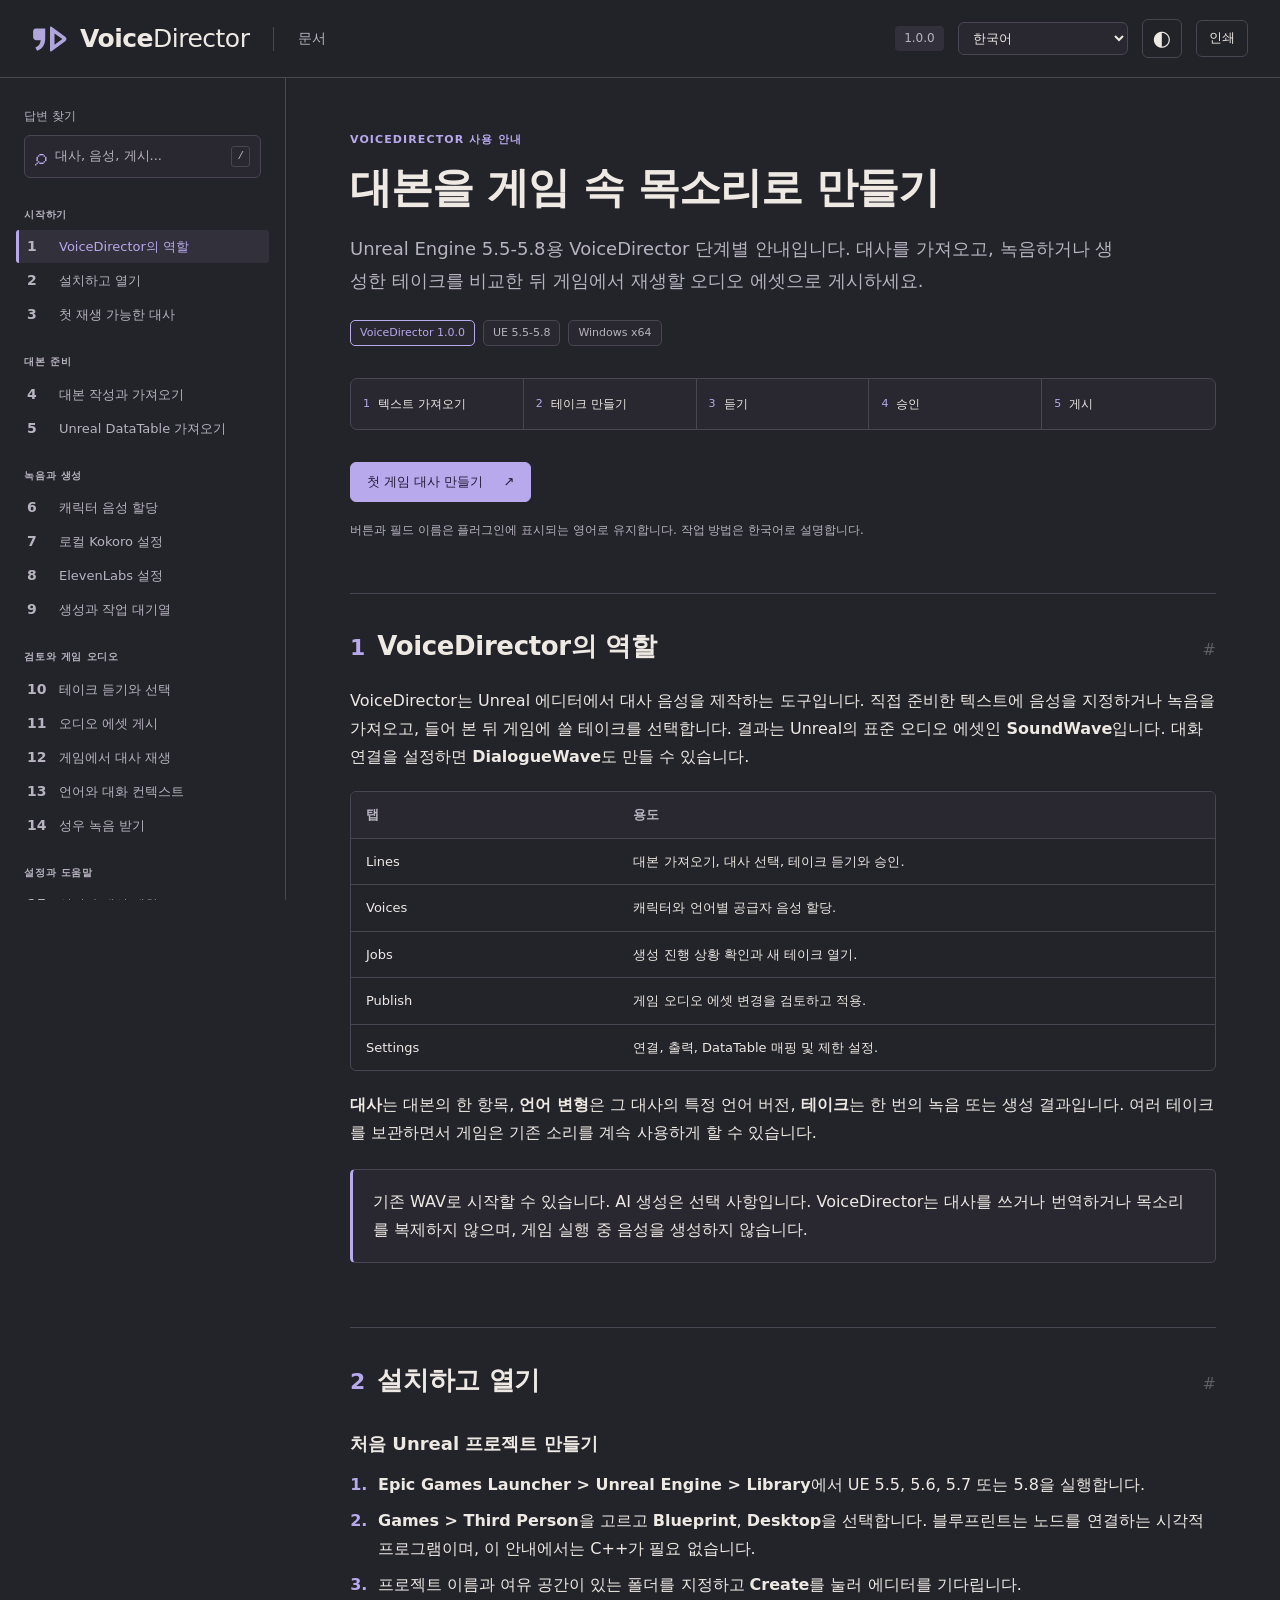
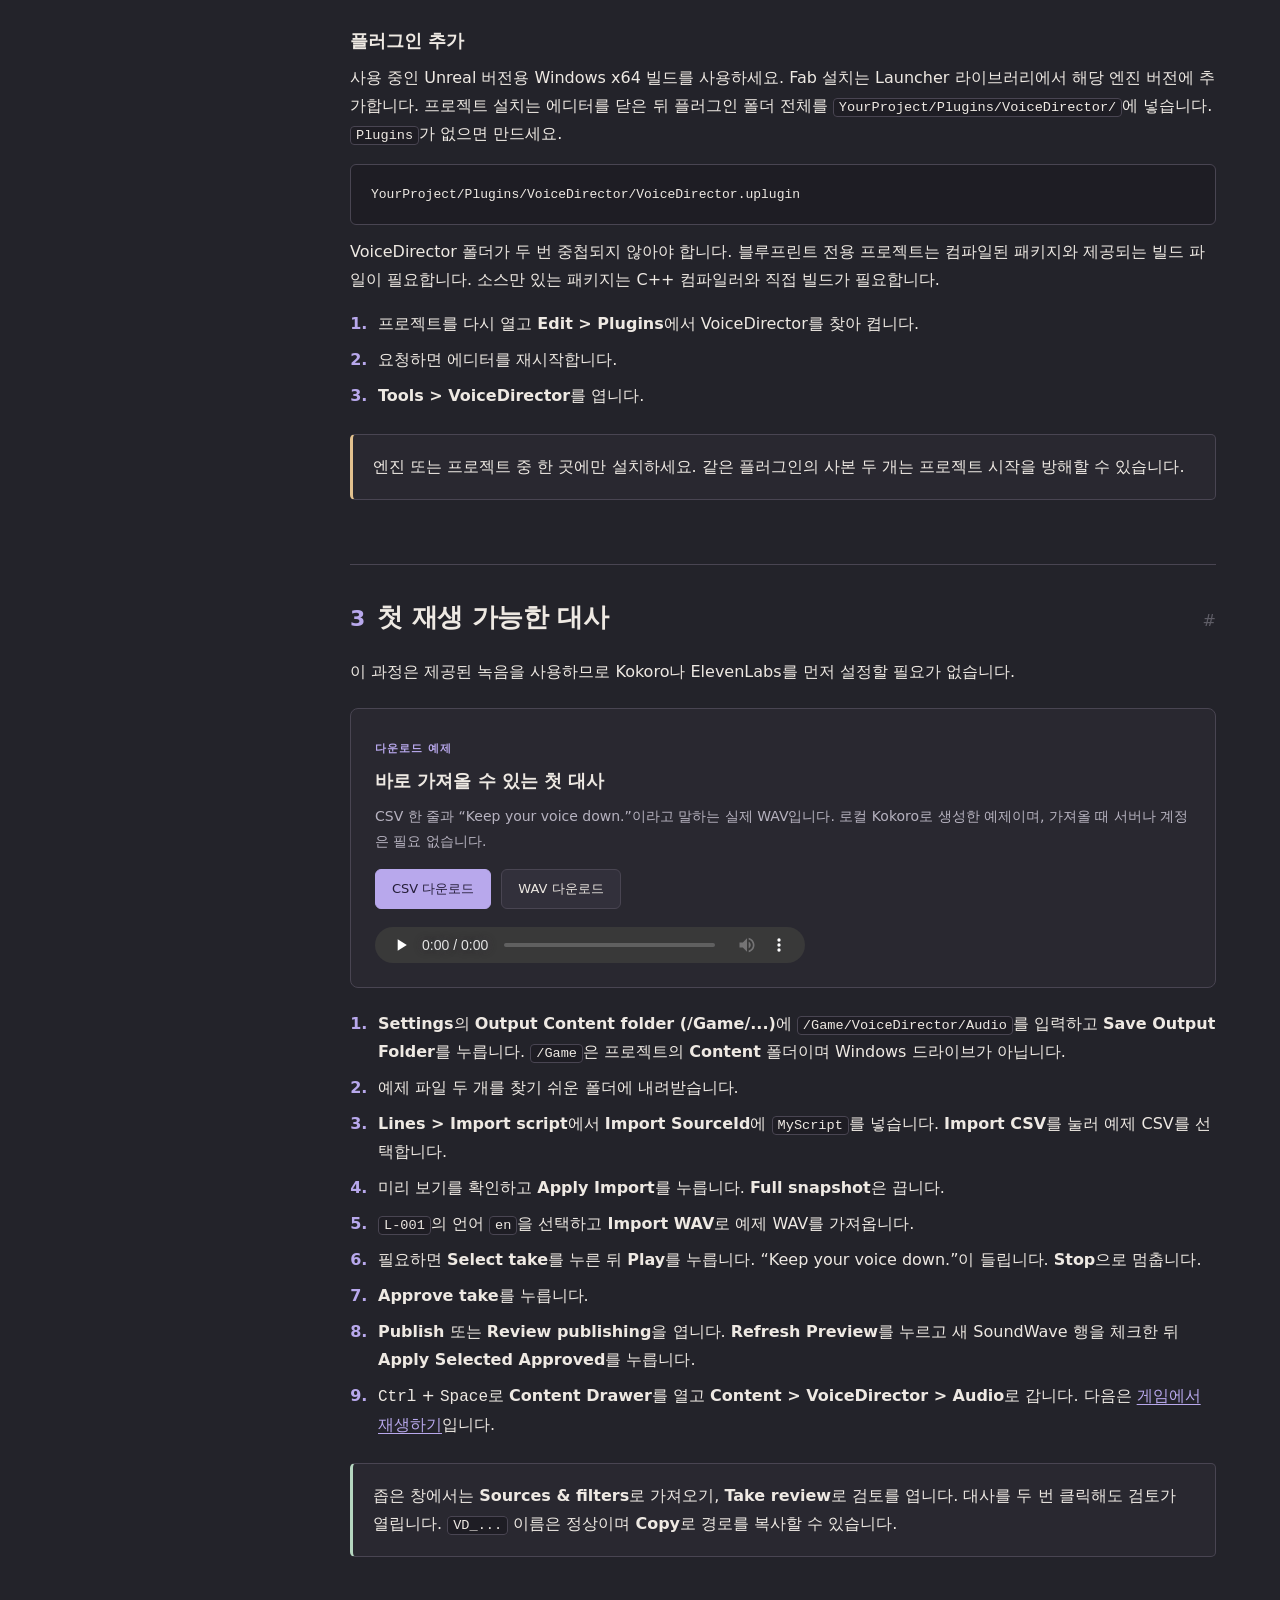
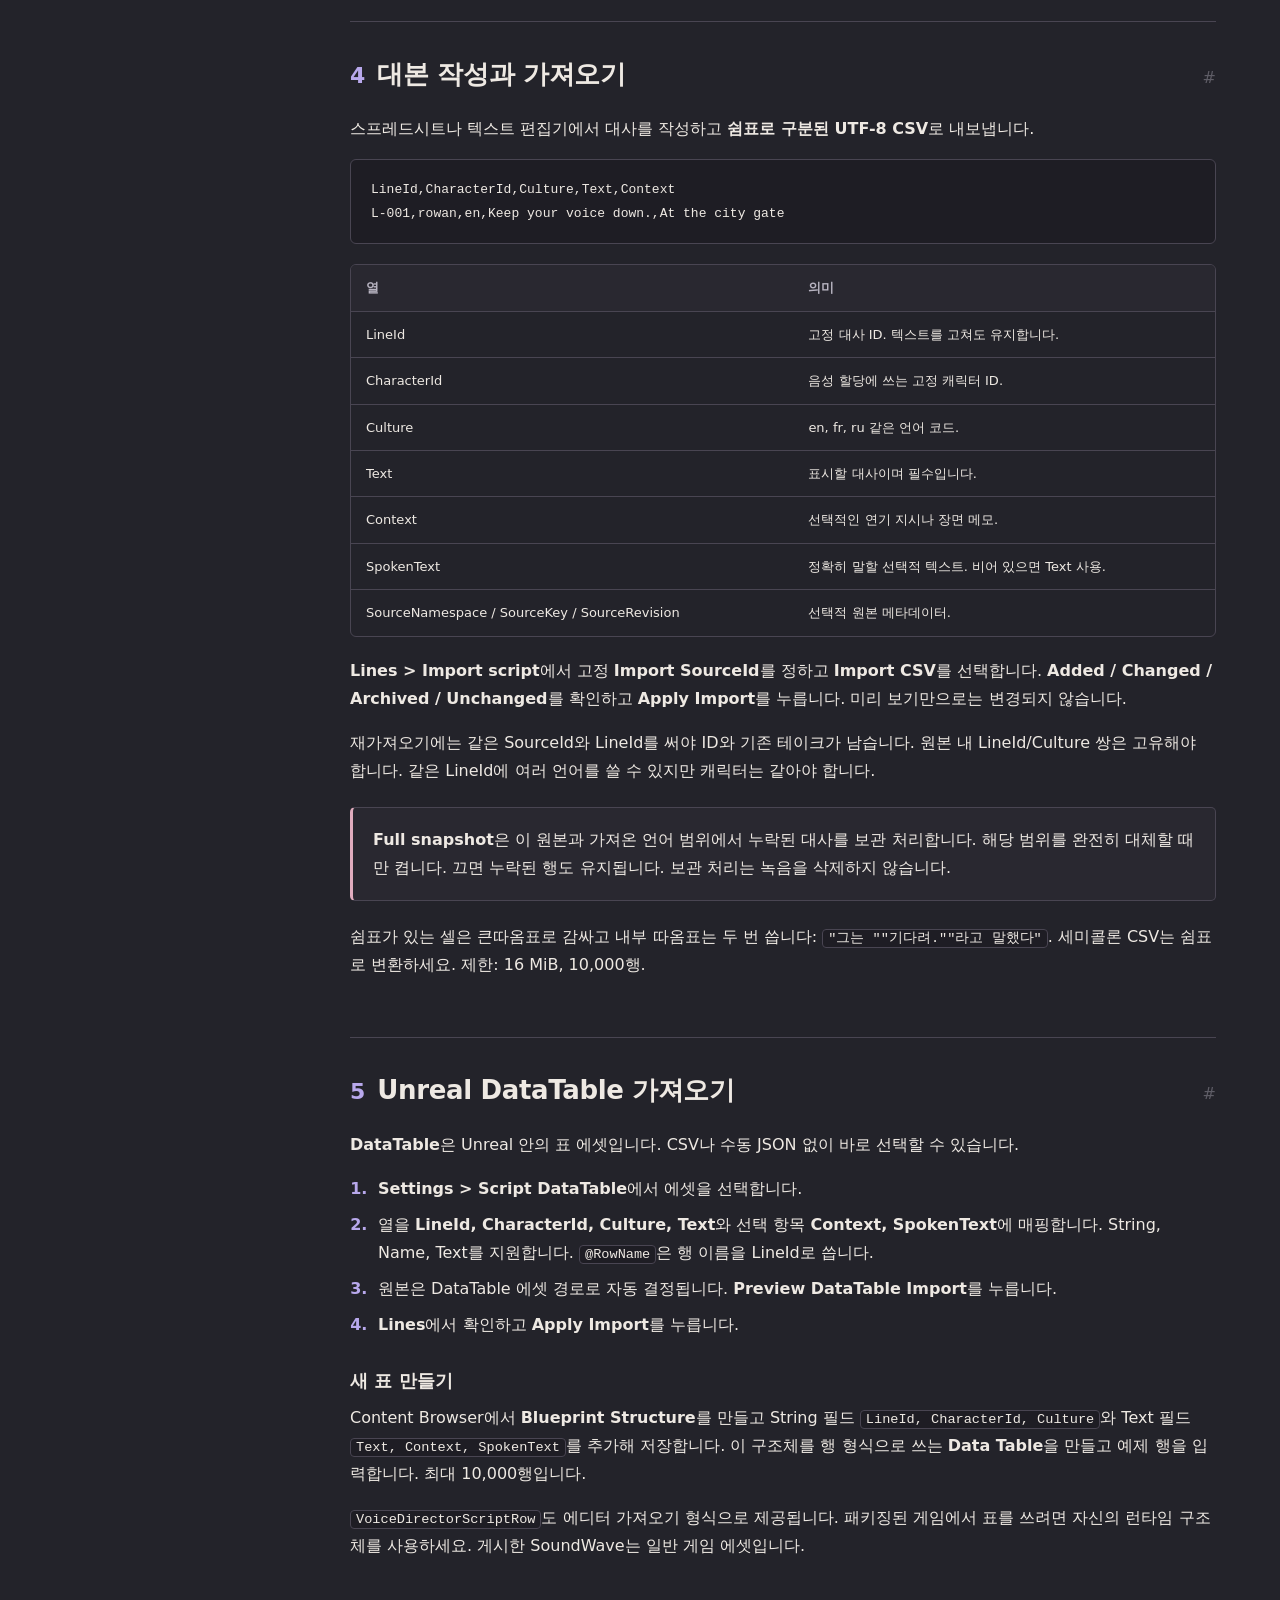
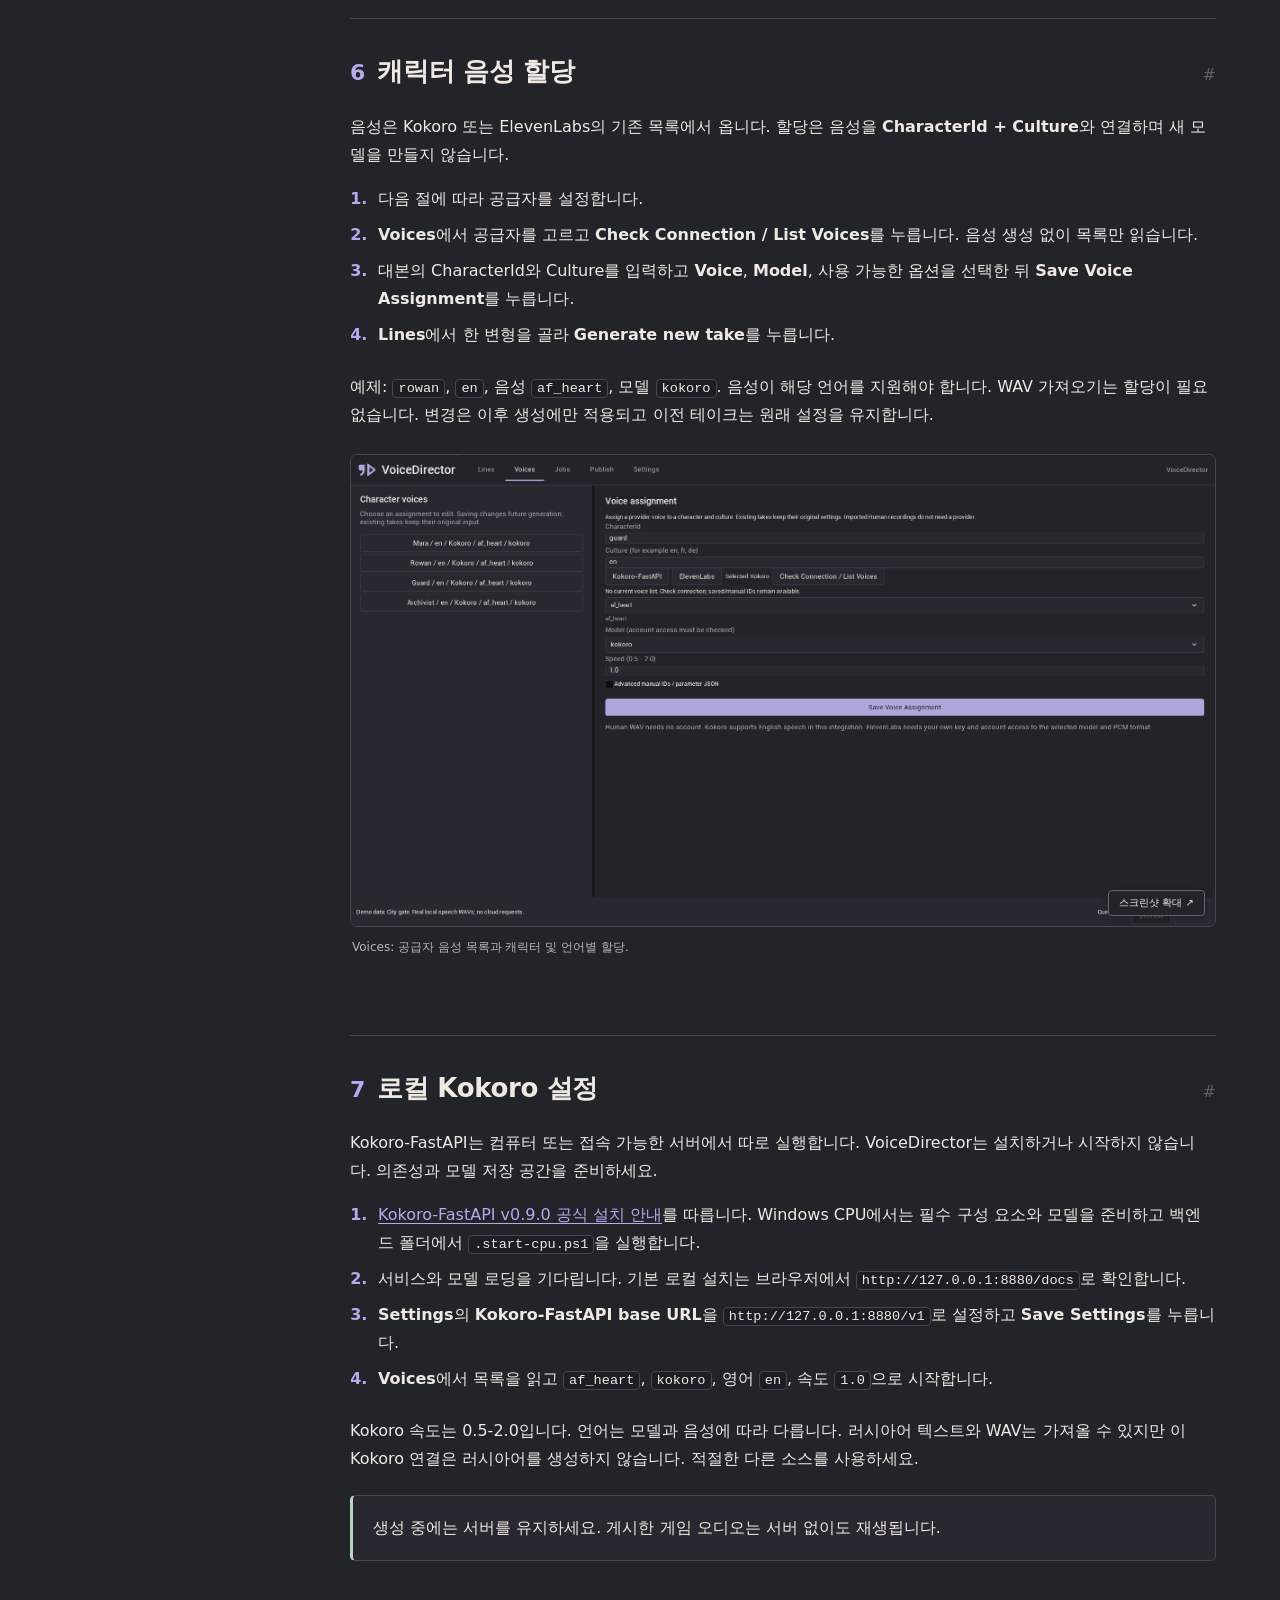
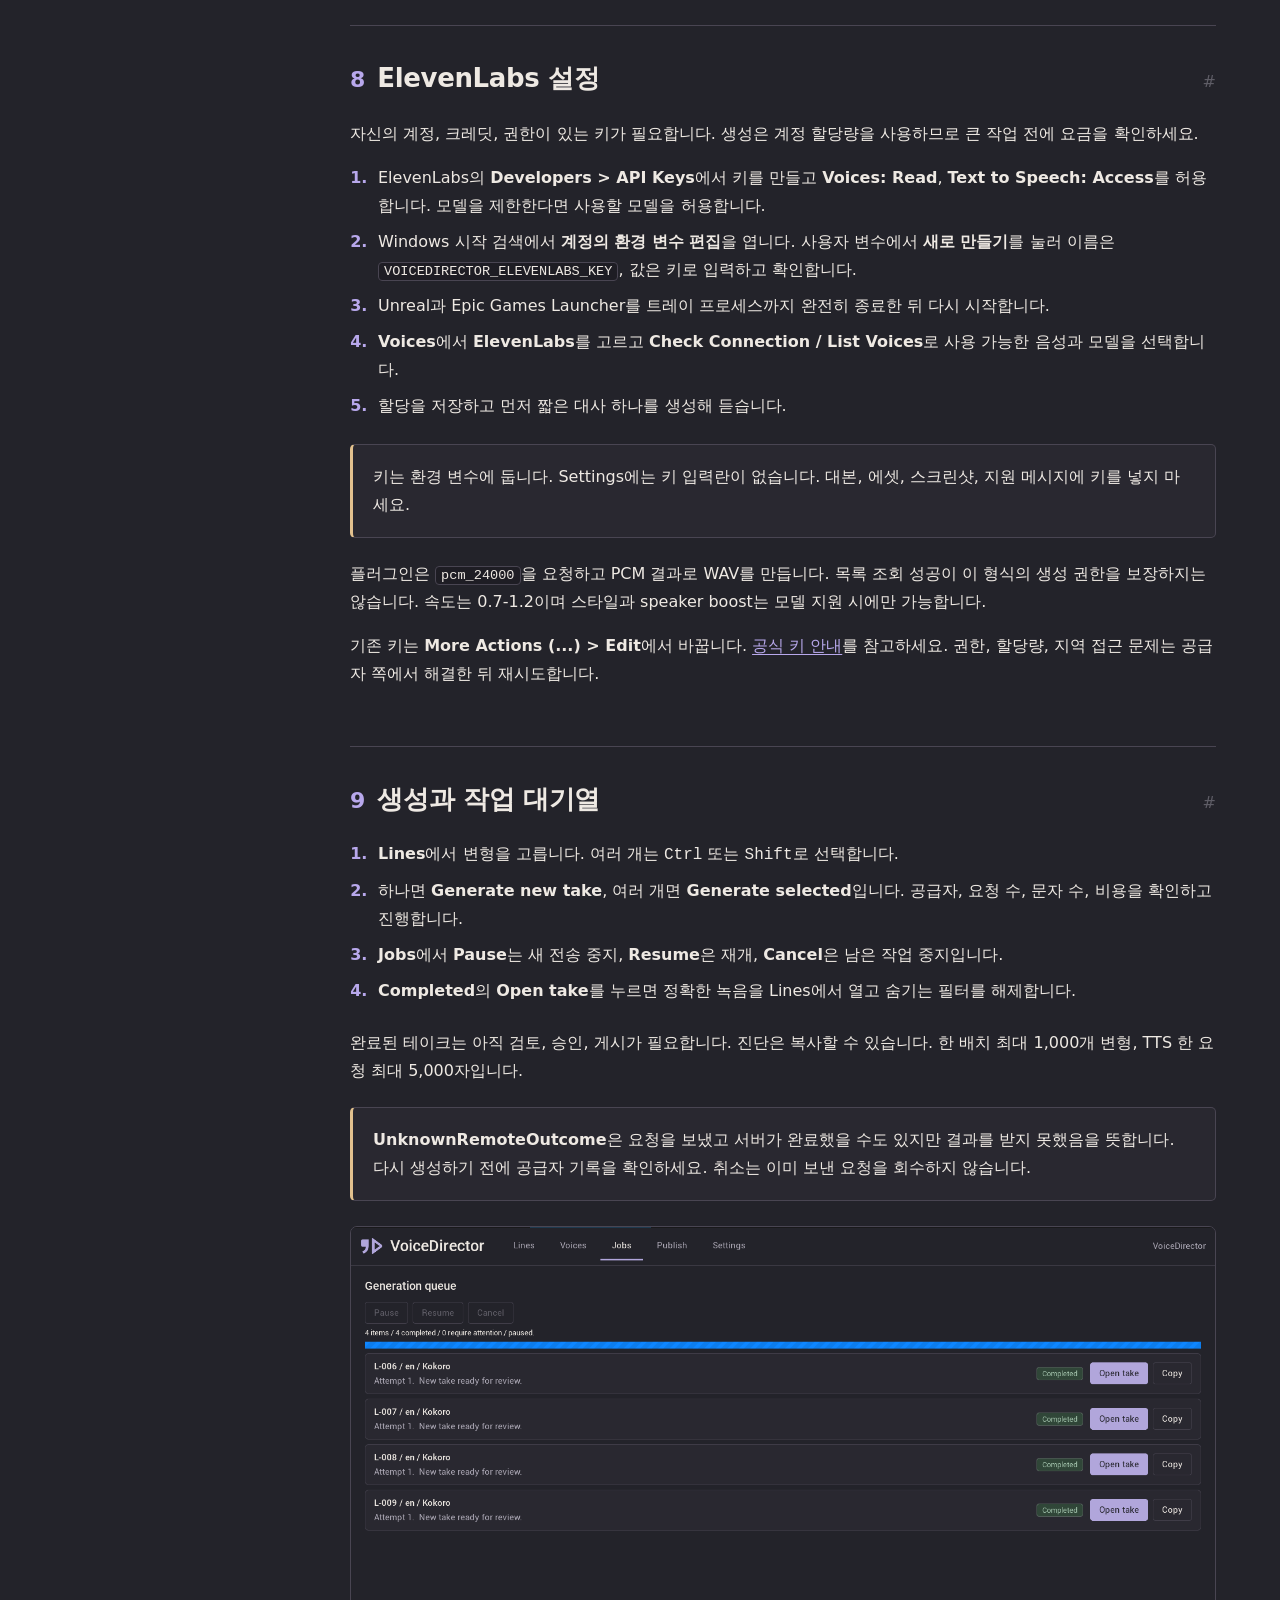
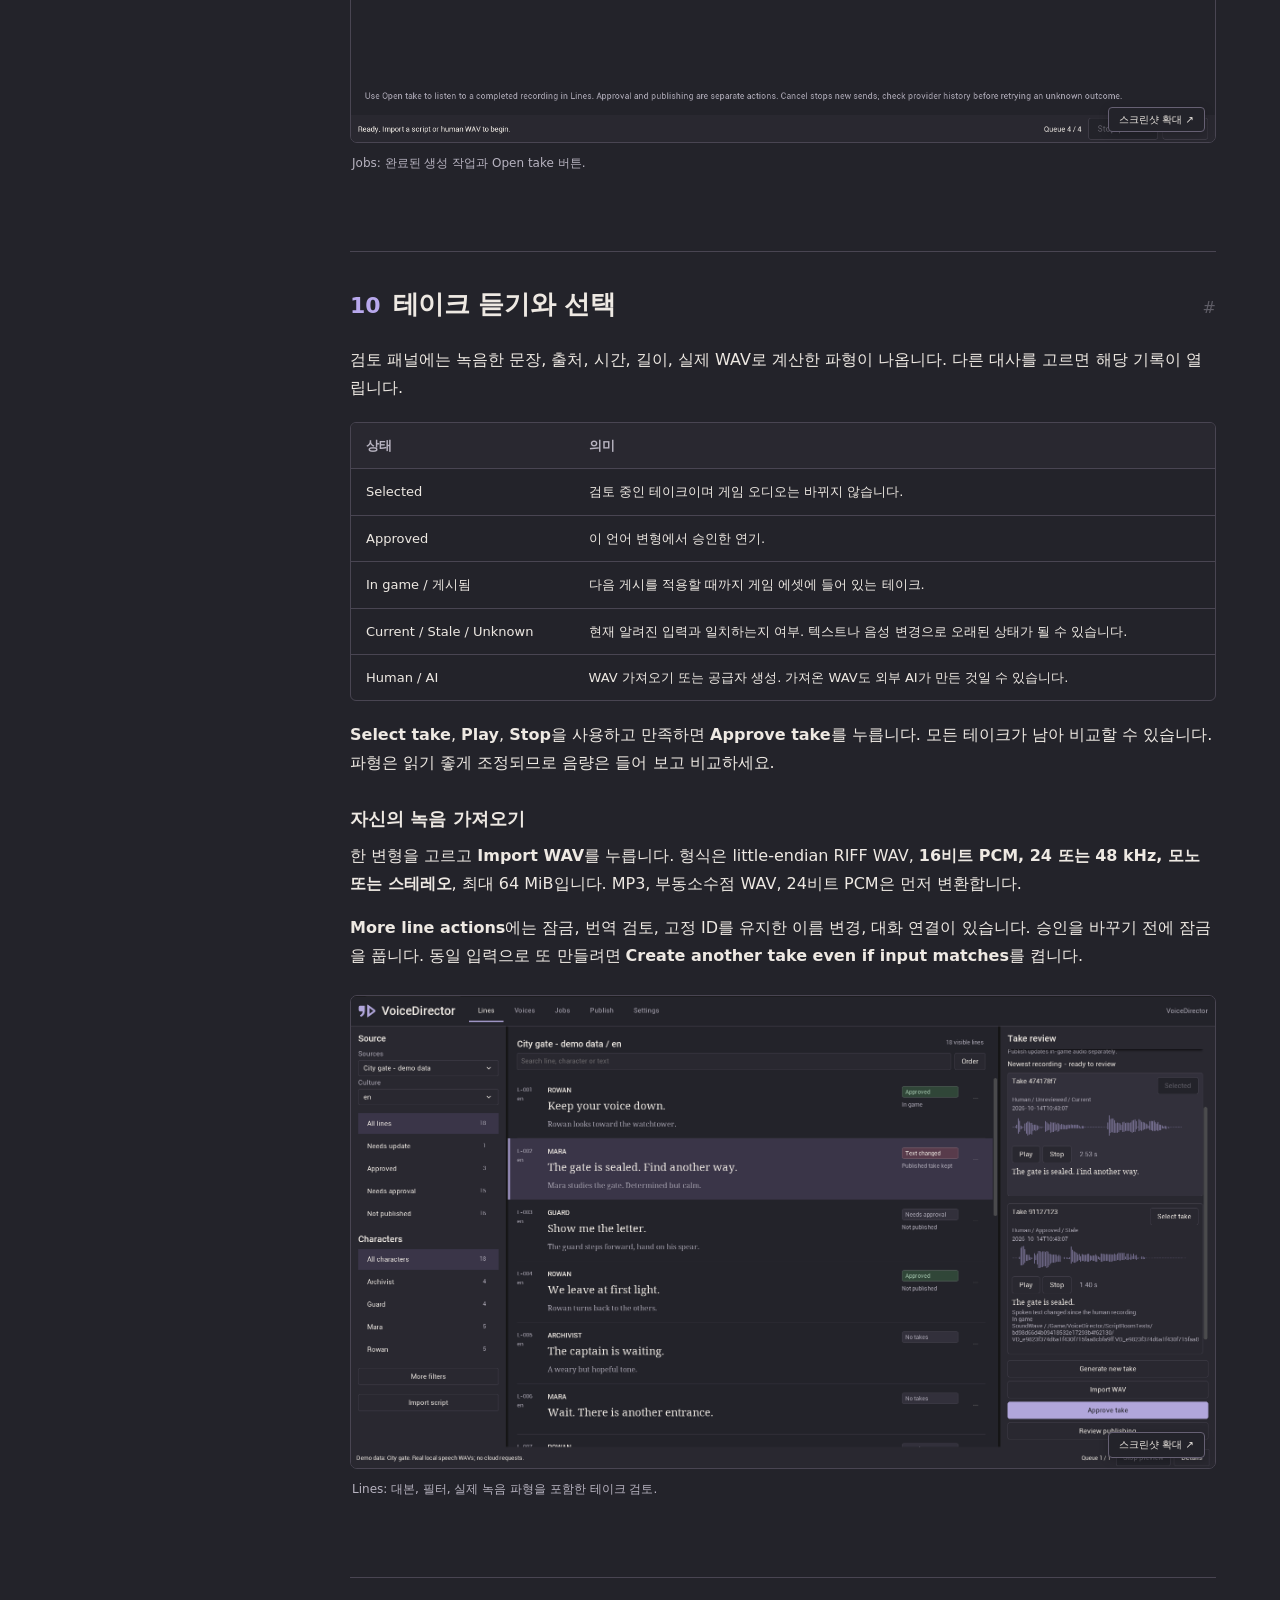
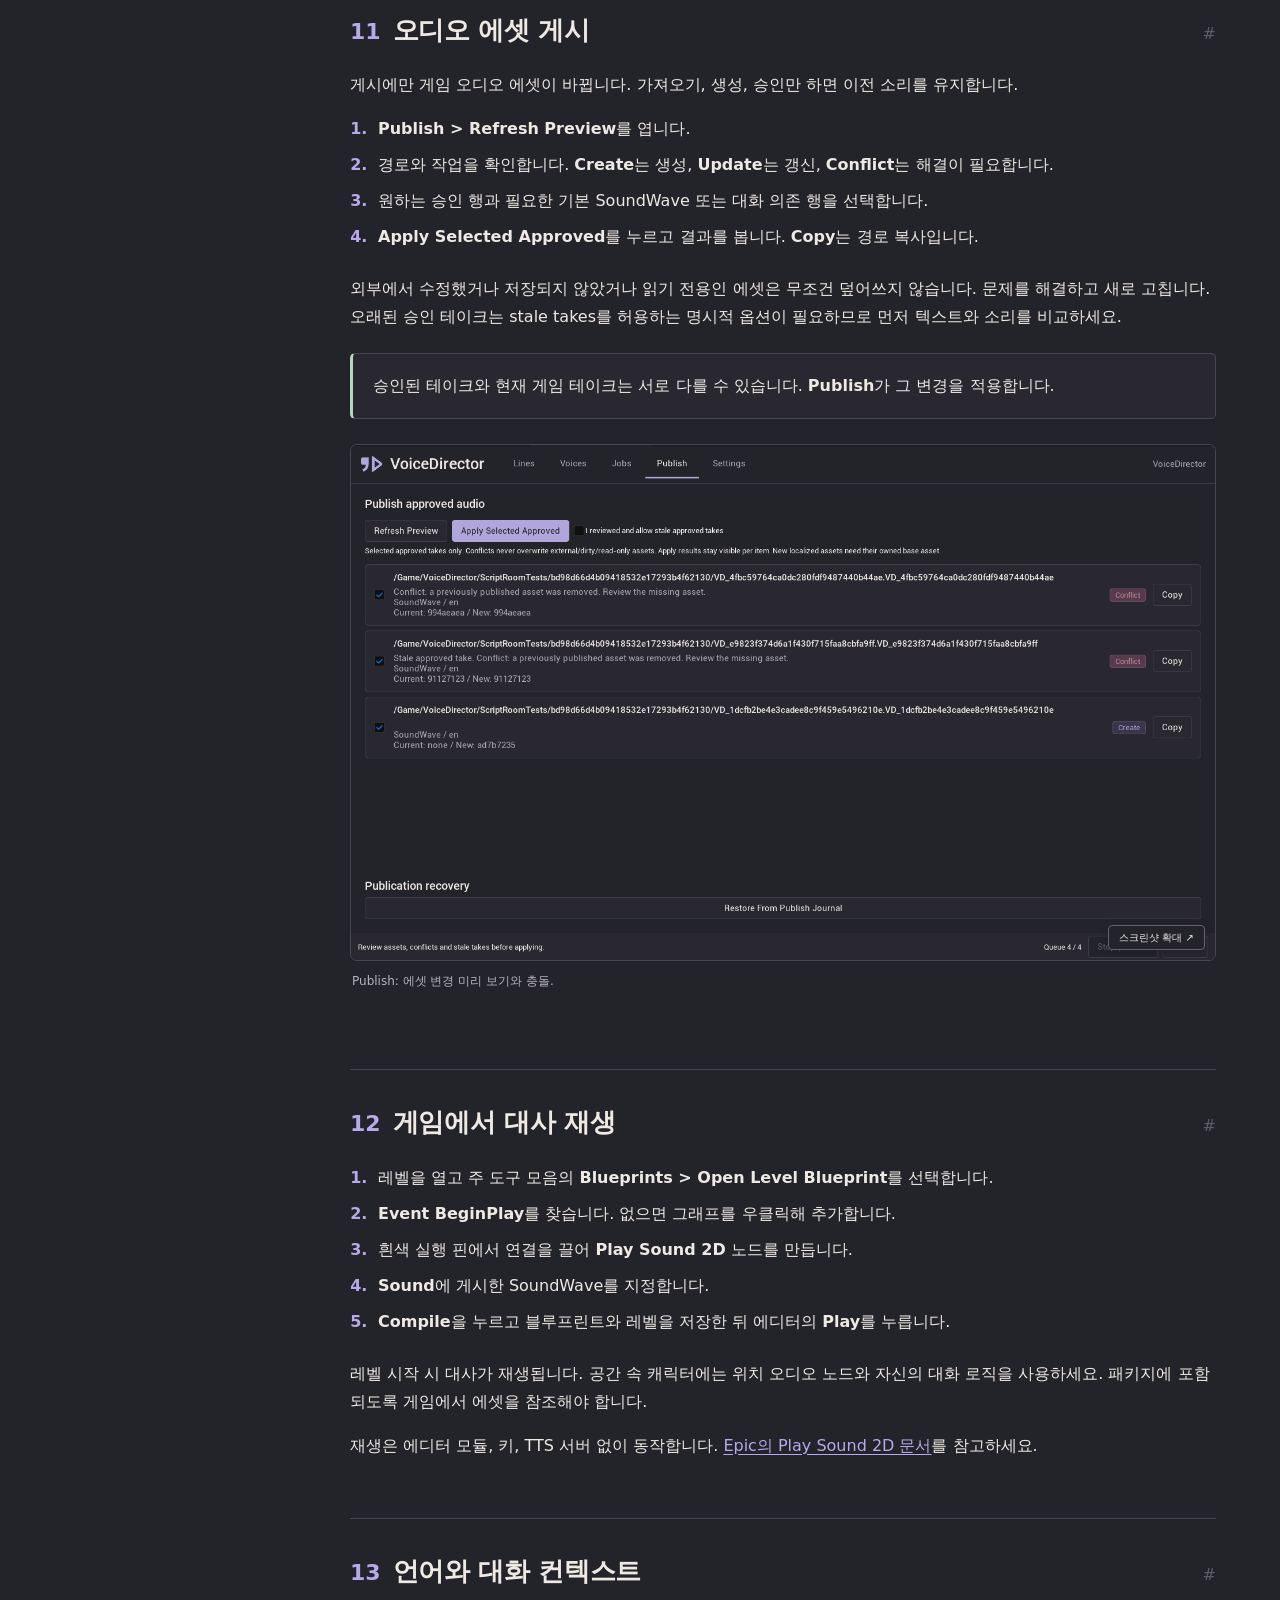
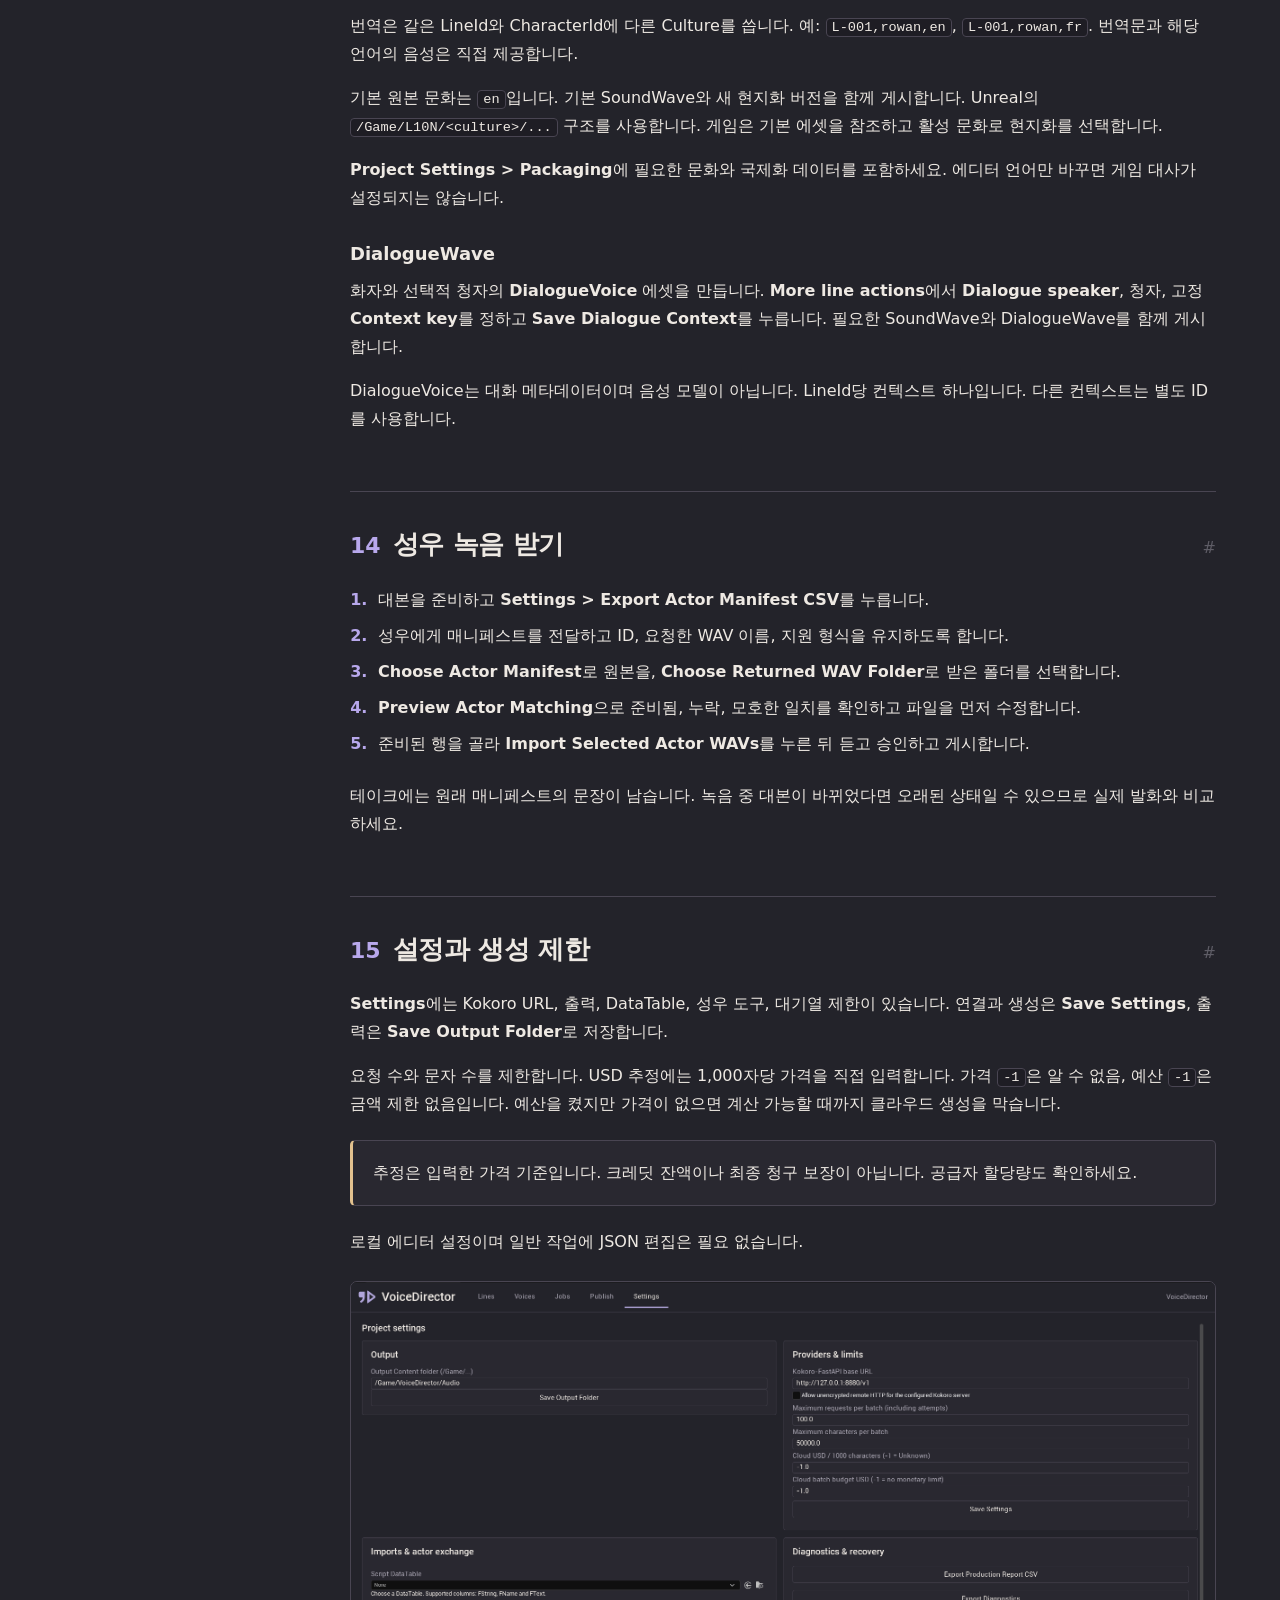
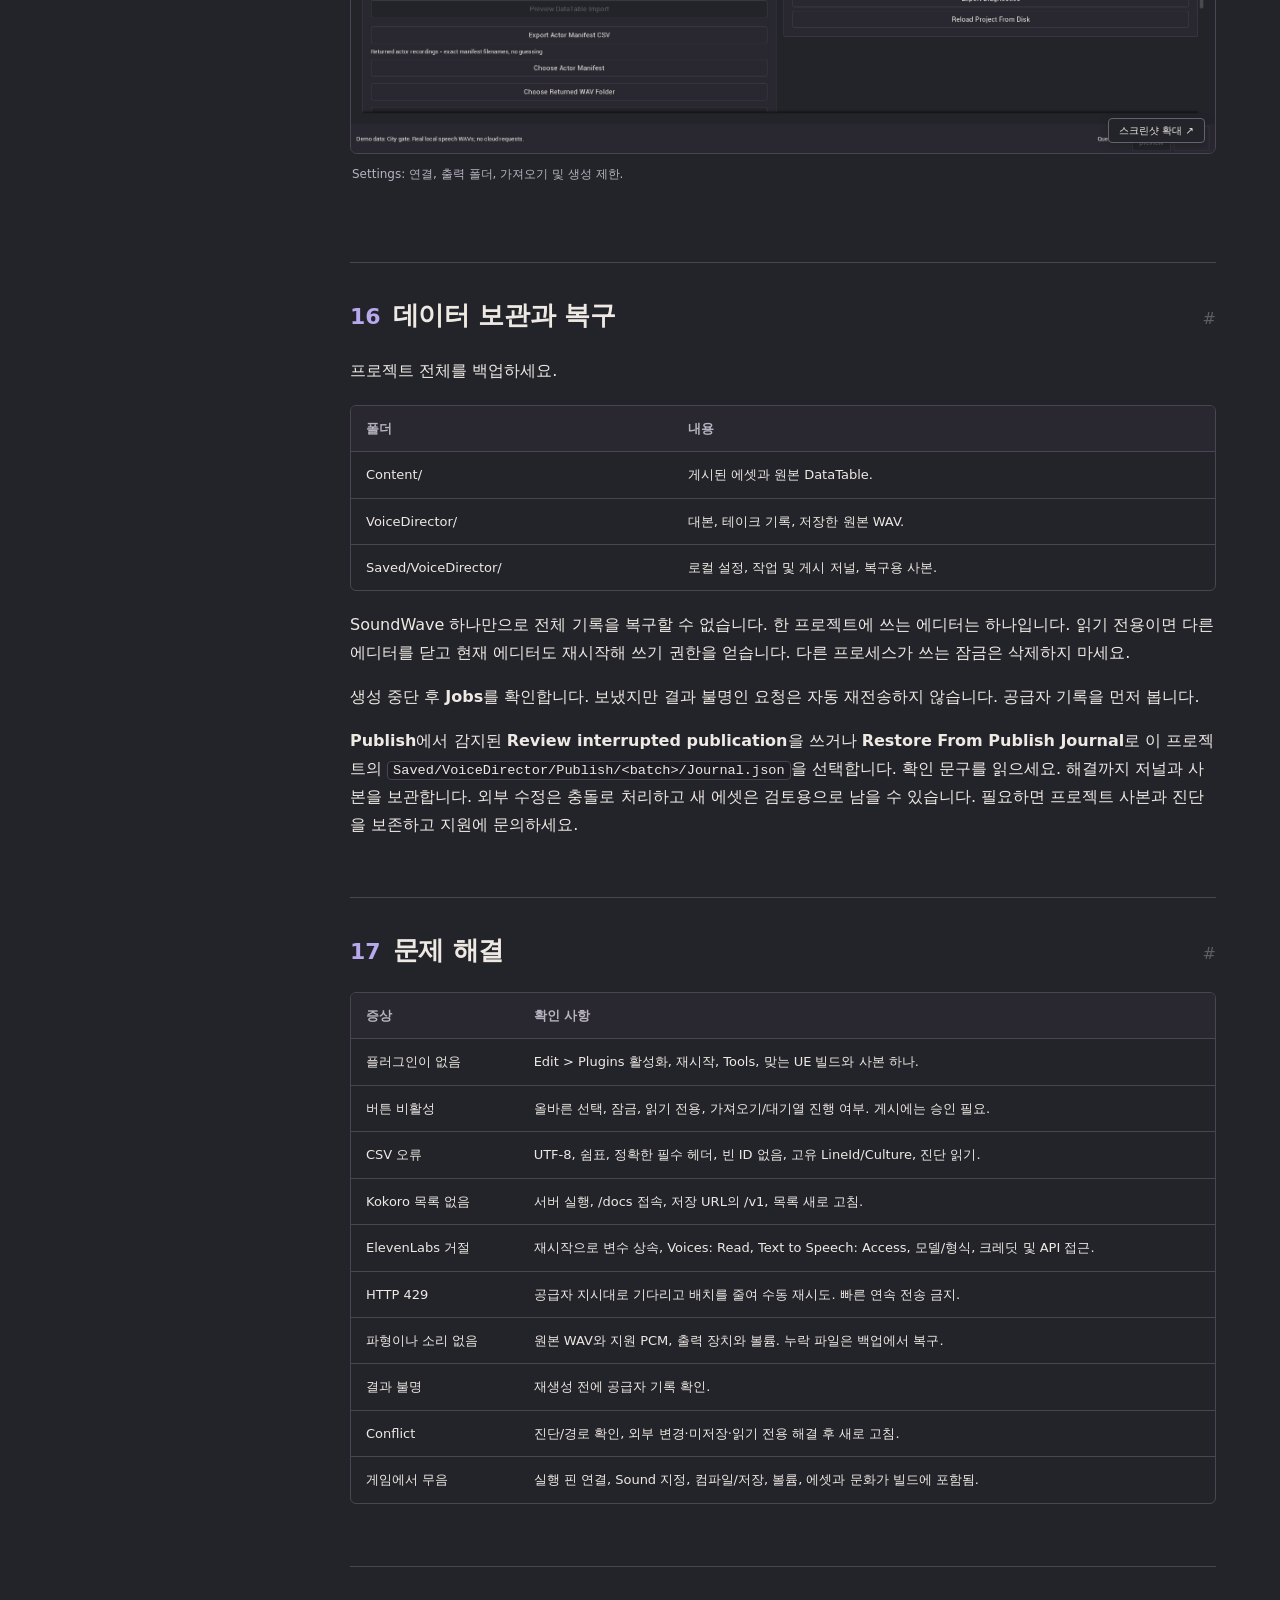
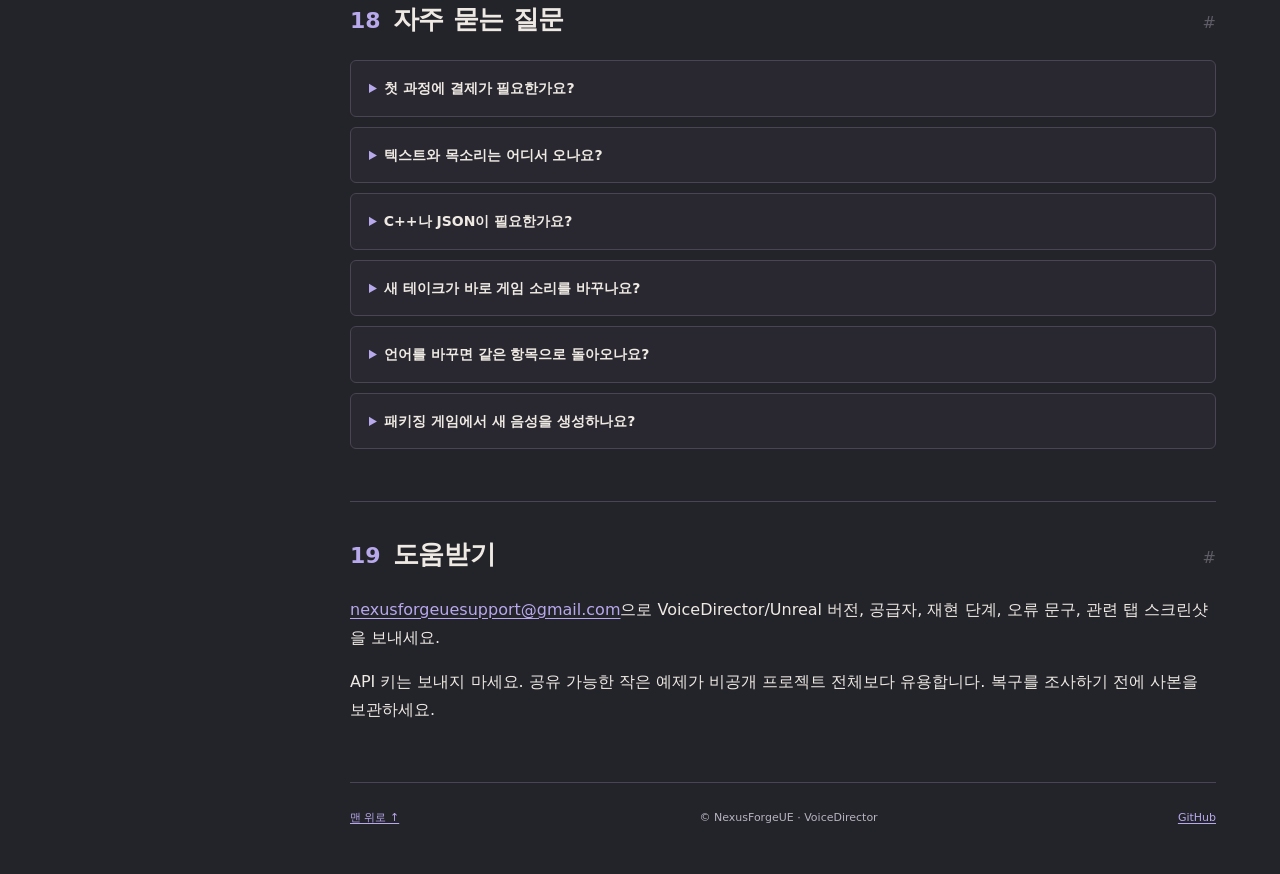
<file: ko/index.html>
<!doctype html>
<html lang="ko">
<head>
<meta charset="utf-8"><meta name="viewport" content="width=device-width, initial-scale=1">
<meta name="color-scheme" content="dark light"><meta name="theme-color" content="#23232a">
<title>VoiceDirector | 문서</title><meta name="description" content="Unreal Engine 5.5-5.8용 VoiceDirector 단계별 안내입니다. 대사를 가져오고, 녹음하거나 생성한 테이크를 비교한 뒤 게임에서 재생할 오디오 에셋으로 게시하세요.">
<link rel="canonical" href="https://nexusforgeue.github.io/VoiceDirector-docs/ko/"><link rel="alternate" hreflang="en" href="https://nexusforgeue.github.io/VoiceDirector-docs/en/">
<link rel="alternate" hreflang="ru" href="https://nexusforgeue.github.io/VoiceDirector-docs/ru/">
<link rel="alternate" hreflang="de" href="https://nexusforgeue.github.io/VoiceDirector-docs/de/">
<link rel="alternate" hreflang="fr" href="https://nexusforgeue.github.io/VoiceDirector-docs/fr/">
<link rel="alternate" hreflang="es" href="https://nexusforgeue.github.io/VoiceDirector-docs/es/">
<link rel="alternate" hreflang="pt-BR" href="https://nexusforgeue.github.io/VoiceDirector-docs/pt-BR/">
<link rel="alternate" hreflang="zh-Hans" href="https://nexusforgeue.github.io/VoiceDirector-docs/zh-Hans/">
<link rel="alternate" hreflang="ja" href="https://nexusforgeue.github.io/VoiceDirector-docs/ja/">
<link rel="alternate" hreflang="ko" href="https://nexusforgeue.github.io/VoiceDirector-docs/ko/">
<link rel="icon" type="image/svg+xml" href="../assets/voice-director.svg">
<link rel="stylesheet" href="../assets/site.css?v=326b0f632e55"><script src="../assets/site.js?v=70e562822bc8" defer></script>
<noscript><style>.search,.locale-picker,.icon-button,.print-button,.menu-toggle{display:none}@media(max-width:900px){.sidebar{position:static;transform:none;visibility:visible;width:auto;height:auto;box-shadow:none;border-right:0;border-bottom:1px solid var(--border)}}</style></noscript>
</head>
<body data-no-results="결과가 없습니다. 버튼 이름이나 더 짧은 단어를 입력하세요." data-search-label="일치하는 항목">
<a class="skip-link" href="#content">안내로 이동</a>
<header class="site-header"><a class="brand" href="#top"><img src="../assets/voice-director.svg" width="36" height="36" alt=""><span>Voice<span class="brand-light">Director</span></span></a><span class="header-divider"></span><span class="header-label">문서</span><div class="header-actions"><span class="version">1.0.0</span><label class="locale-picker"><span class="sr-only">언어</span><select id="locale"><option value="en">English</option><option value="ru">Русский</option><option value="de">Deutsch</option><option value="fr">Français</option><option value="es">Español</option><option value="pt-BR">Português (Brasil)</option><option value="zh-Hans">简体中文</option><option value="ja">日本語</option><option value="ko" selected>한국어</option></select></label><button type="button" class="icon-button" id="theme-toggle" aria-label="테마 전환" title="테마 전환"><span aria-hidden="true">◐</span></button><button type="button" class="print-button" id="print">인쇄</button><button type="button" class="menu-toggle" id="menu-toggle" aria-controls="sidebar" aria-expanded="false">목차</button></div></header>
<div class="layout"><aside class="sidebar" id="sidebar"><form class="search" role="search"><label for="search">답변 찾기</label><div class="search-field"><span aria-hidden="true">⌕</span><input id="search" type="search" placeholder="대사, 음성, 게시..." autocomplete="off"><kbd aria-hidden="true">/</kbd></div><div id="search-results" class="search-results" hidden></div><p class="sr-only" id="search-status" role="status" aria-live="polite"></p></form><nav aria-label="페이지 목차"><div class="nav-group"><p>시작하기</p><a href="#start" class="nav-link"><span class="nav-number" aria-hidden="true">1</span>VoiceDirector의 역할</a><a href="#install" class="nav-link"><span class="nav-number" aria-hidden="true">2</span>설치하고 열기</a><a href="#first-take" class="nav-link"><span class="nav-number" aria-hidden="true">3</span>첫 재생 가능한 대사</a></div><div class="nav-group"><p>대본 준비</p><a href="#script" class="nav-link"><span class="nav-number" aria-hidden="true">4</span>대본 작성과 가져오기</a><a href="#datatable" class="nav-link"><span class="nav-number" aria-hidden="true">5</span>Unreal DataTable 가져오기</a></div><div class="nav-group"><p>녹음과 생성</p><a href="#voices" class="nav-link"><span class="nav-number" aria-hidden="true">6</span>캐릭터 음성 할당</a><a href="#kokoro" class="nav-link"><span class="nav-number" aria-hidden="true">7</span>로컬 Kokoro 설정</a><a href="#elevenlabs" class="nav-link"><span class="nav-number" aria-hidden="true">8</span>ElevenLabs 설정</a><a href="#jobs" class="nav-link"><span class="nav-number" aria-hidden="true">9</span>생성과 작업 대기열</a></div><div class="nav-group"><p>검토와 게임 오디오</p><a href="#takes" class="nav-link"><span class="nav-number" aria-hidden="true">10</span>테이크 듣기와 선택</a><a href="#publish" class="nav-link"><span class="nav-number" aria-hidden="true">11</span>오디오 에셋 게시</a><a href="#game" class="nav-link"><span class="nav-number" aria-hidden="true">12</span>게임에서 대사 재생</a><a href="#localization" class="nav-link"><span class="nav-number" aria-hidden="true">13</span>언어와 대화 컨텍스트</a><a href="#actor" class="nav-link"><span class="nav-number" aria-hidden="true">14</span>성우 녹음 받기</a></div><div class="nav-group"><p>설정과 도움말</p><a href="#settings" class="nav-link"><span class="nav-number" aria-hidden="true">15</span>설정과 생성 제한</a><a href="#backup" class="nav-link"><span class="nav-number" aria-hidden="true">16</span>데이터 보관과 복구</a><a href="#troubleshooting" class="nav-link"><span class="nav-number" aria-hidden="true">17</span>문제 해결</a><a href="#faq" class="nav-link"><span class="nav-number" aria-hidden="true">18</span>자주 묻는 질문</a><a href="#support" class="nav-link"><span class="nav-number" aria-hidden="true">19</span>도움받기</a></div></nav><div class="sidebar-footer"><span class="status-dot" aria-hidden="true"></span>UE 5.5-5.8 · Windows x64</div></aside>
<main id="content" tabindex="-1"><div id="top" class="hero"><div class="eyebrow">VoiceDirector 사용 안내</div><h1>대본을 게임 속 목소리로 만들기</h1><p class="hero-description">Unreal Engine 5.5-5.8용 VoiceDirector 단계별 안내입니다. 대사를 가져오고, 녹음하거나 생성한 테이크를 비교한 뒤 게임에서 재생할 오디오 에셋으로 게시하세요.</p><div class="hero-meta"><span class="pill purple">VoiceDirector 1.0.0</span><span class="pill">UE 5.5-5.8</span><span class="pill">Windows x64</span></div><div class="workflow" aria-label="작업 순서"><div><span>1</span>텍스트 가져오기</div><div><span>2</span>테이크 만들기</div><div><span>3</span>듣기</div><div><span>4</span>승인</div><div><span>5</span>게시</div></div><a class="button primary hero-cta" href="#first-take">첫 게임 대사 만들기 <span aria-hidden="true">↗</span></a><p class="ui-note">버튼과 필드 이름은 플러그인에 표시되는 영어로 유지합니다. 작업 방법은 한국어로 설명합니다.</p></div><section id="start" class="doc-section" aria-labelledby="start-title"><div class="section-heading"><span class="section-index" aria-hidden="true">1</span><h2 id="start-title">VoiceDirector의 역할</h2><a href="#start" class="anchor-link" aria-label="이 항목 링크">#</a></div><p>VoiceDirector는 Unreal 에디터에서 대사 음성을 제작하는 도구입니다. 직접 준비한 텍스트에 음성을 지정하거나 녹음을 가져오고, 들어 본 뒤 게임에 쓸 테이크를 선택합니다. 결과는 Unreal의 표준 오디오 에셋인 <strong>SoundWave</strong>입니다. 대화 연결을 설정하면 <strong>DialogueWave</strong>도 만들 수 있습니다.</p><div class="table-wrap"><table><thead><tr><th scope="col">탭</th><th scope="col">용도</th></tr></thead><tbody><tr><td>Lines</td><td>대본 가져오기, 대사 선택, 테이크 듣기와 승인.</td></tr><tr><td>Voices</td><td>캐릭터와 언어별 공급자 음성 할당.</td></tr><tr><td>Jobs</td><td>생성 진행 상황 확인과 새 테이크 열기.</td></tr><tr><td>Publish</td><td>게임 오디오 에셋 변경을 검토하고 적용.</td></tr><tr><td>Settings</td><td>연결, 출력, DataTable 매핑 및 제한 설정.</td></tr></tbody></table></div><p><strong>대사</strong>는 대본의 한 항목, <strong>언어 변형</strong>은 그 대사의 특정 언어 버전, <strong>테이크</strong>는 한 번의 녹음 또는 생성 결과입니다. 여러 테이크를 보관하면서 게임은 기존 소리를 계속 사용하게 할 수 있습니다.</p><div class="callout "><p>기존 WAV로 시작할 수 있습니다. AI 생성은 선택 사항입니다. VoiceDirector는 대사를 쓰거나 번역하거나 목소리를 복제하지 않으며, 게임 실행 중 음성을 생성하지 않습니다.</p></div></section>
<section id="install" class="doc-section" aria-labelledby="install-title"><div class="section-heading"><span class="section-index" aria-hidden="true">2</span><h2 id="install-title">설치하고 열기</h2><a href="#install" class="anchor-link" aria-label="이 항목 링크">#</a></div><h3>처음 Unreal 프로젝트 만들기</h3><ol><li><strong>Epic Games Launcher &gt; Unreal Engine &gt; Library</strong>에서 UE 5.5, 5.6, 5.7 또는 5.8을 실행합니다.</li><li><strong>Games &gt; Third Person</strong>을 고르고 <strong>Blueprint</strong>, <strong>Desktop</strong>을 선택합니다. 블루프린트는 노드를 연결하는 시각적 프로그램이며, 이 안내에서는 C++가 필요 없습니다.</li><li>프로젝트 이름과 여유 공간이 있는 폴더를 지정하고 <strong>Create</strong>를 눌러 에디터를 기다립니다.</li></ol><h3>플러그인 추가</h3><p>사용 중인 Unreal 버전용 Windows x64 빌드를 사용하세요. Fab 설치는 Launcher 라이브러리에서 해당 엔진 버전에 추가합니다. 프로젝트 설치는 에디터를 닫은 뒤 플러그인 폴더 전체를 <code>YourProject/Plugins/VoiceDirector/</code>에 넣습니다. <code>Plugins</code>가 없으면 만드세요.</p><pre><code>YourProject/Plugins/VoiceDirector/VoiceDirector.uplugin</code></pre><p>VoiceDirector 폴더가 두 번 중첩되지 않아야 합니다. 블루프린트 전용 프로젝트는 컴파일된 패키지와 제공되는 빌드 파일이 필요합니다. 소스만 있는 패키지는 C++ 컴파일러와 직접 빌드가 필요합니다.</p><ol><li>프로젝트를 다시 열고 <strong>Edit &gt; Plugins</strong>에서 VoiceDirector를 찾아 켭니다.</li><li>요청하면 에디터를 재시작합니다.</li><li><strong>Tools &gt; VoiceDirector</strong>를 엽니다.</li></ol><div class="callout warning"><p>엔진 또는 프로젝트 중 한 곳에만 설치하세요. 같은 플러그인의 사본 두 개는 프로젝트 시작을 방해할 수 있습니다.</p></div></section>
<section id="first-take" class="doc-section" aria-labelledby="first-take-title"><div class="section-heading"><span class="section-index" aria-hidden="true">3</span><h2 id="first-take-title">첫 재생 가능한 대사</h2><a href="#first-take" class="anchor-link" aria-label="이 항목 링크">#</a></div><p>이 과정은 제공된 녹음을 사용하므로 Kokoro나 ElevenLabs를 먼저 설정할 필요가 없습니다.</p><div class="sample-box"><div><span class="eyebrow">다운로드 예제</span><h3>바로 가져올 수 있는 첫 대사</h3><p>CSV 한 줄과 “Keep your voice down.”이라고 말하는 실제 WAV입니다. 로컬 Kokoro로 생성한 예제이며, 가져올 때 서버나 계정은 필요 없습니다.</p></div><div class="sample-actions"><a class="button primary" href="../assets/examples/first-line.csv" download="VoiceDirector-first-line.csv">CSV 다운로드</a><a class="button" href="../assets/examples/first-line.wav" download="VoiceDirector-first-line.wav">WAV 다운로드</a></div><audio controls preload="none" src="../assets/examples/first-line.wav" aria-label="예제 대사 듣기"><a href="../assets/examples/first-line.wav">WAV 다운로드</a></audio></div><ol><li><strong>Settings</strong>의 <strong>Output Content folder (/Game/...)</strong>에 <code>/Game/VoiceDirector/Audio</code>를 입력하고 <strong>Save Output Folder</strong>를 누릅니다. <code>/Game</code>은 프로젝트의 <strong>Content</strong> 폴더이며 Windows 드라이브가 아닙니다.</li><li>예제 파일 두 개를 찾기 쉬운 폴더에 내려받습니다.</li><li><strong>Lines &gt; Import script</strong>에서 <strong>Import SourceId</strong>에 <code>MyScript</code>를 넣습니다. <strong>Import CSV</strong>를 눌러 예제 CSV를 선택합니다.</li><li>미리 보기를 확인하고 <strong>Apply Import</strong>를 누릅니다. <strong>Full snapshot</strong>은 끕니다.</li><li><code>L-001</code>의 언어 <code>en</code>을 선택하고 <strong>Import WAV</strong>로 예제 WAV를 가져옵니다.</li><li>필요하면 <strong>Select take</strong>를 누른 뒤 <strong>Play</strong>를 누릅니다. “Keep your voice down.”이 들립니다. <strong>Stop</strong>으로 멈춥니다.</li><li><strong>Approve take</strong>를 누릅니다.</li><li><strong>Publish</strong> 또는 <strong>Review publishing</strong>을 엽니다. <strong>Refresh Preview</strong>를 누르고 새 SoundWave 행을 체크한 뒤 <strong>Apply Selected Approved</strong>를 누릅니다.</li><li><kbd>Ctrl</kbd> + <kbd>Space</kbd>로 <strong>Content Drawer</strong>를 열고 <strong>Content &gt; VoiceDirector &gt; Audio</strong>로 갑니다. 다음은 <a href="#game">게임에서 재생하기</a>입니다.</li></ol><div class="callout success"><p>좁은 창에서는 <strong>Sources &amp; filters</strong>로 가져오기, <strong>Take review</strong>로 검토를 엽니다. 대사를 두 번 클릭해도 검토가 열립니다. <code>VD_...</code> 이름은 정상이며 <strong>Copy</strong>로 경로를 복사할 수 있습니다.</p></div></section>
<section id="script" class="doc-section" aria-labelledby="script-title"><div class="section-heading"><span class="section-index" aria-hidden="true">4</span><h2 id="script-title">대본 작성과 가져오기</h2><a href="#script" class="anchor-link" aria-label="이 항목 링크">#</a></div><p>스프레드시트나 텍스트 편집기에서 대사를 작성하고 <strong>쉼표로 구분된 UTF-8 CSV</strong>로 내보냅니다.</p><pre><code>LineId,CharacterId,Culture,Text,Context
L-001,rowan,en,Keep your voice down.,At the city gate</code></pre><div class="table-wrap"><table><thead><tr><th scope="col">열</th><th scope="col">의미</th></tr></thead><tbody><tr><td>LineId</td><td>고정 대사 ID. 텍스트를 고쳐도 유지합니다.</td></tr><tr><td>CharacterId</td><td>음성 할당에 쓰는 고정 캐릭터 ID.</td></tr><tr><td>Culture</td><td>en, fr, ru 같은 언어 코드.</td></tr><tr><td>Text</td><td>표시할 대사이며 필수입니다.</td></tr><tr><td>Context</td><td>선택적인 연기 지시나 장면 메모.</td></tr><tr><td>SpokenText</td><td>정확히 말할 선택적 텍스트. 비어 있으면 Text 사용.</td></tr><tr><td>SourceNamespace / SourceKey / SourceRevision</td><td>선택적 원본 메타데이터.</td></tr></tbody></table></div><p><strong>Lines &gt; Import script</strong>에서 고정 <strong>Import SourceId</strong>를 정하고 <strong>Import CSV</strong>를 선택합니다. <strong>Added / Changed / Archived / Unchanged</strong>를 확인하고 <strong>Apply Import</strong>를 누릅니다. 미리 보기만으로는 변경되지 않습니다.</p><p>재가져오기에는 같은 SourceId와 LineId를 써야 ID와 기존 테이크가 남습니다. 원본 내 LineId/Culture 쌍은 고유해야 합니다. 같은 LineId에 여러 언어를 쓸 수 있지만 캐릭터는 같아야 합니다.</p><div class="callout changed"><p><strong>Full snapshot</strong>은 이 원본과 가져온 언어 범위에서 누락된 대사를 보관 처리합니다. 해당 범위를 완전히 대체할 때만 켭니다. 끄면 누락된 행도 유지됩니다. 보관 처리는 녹음을 삭제하지 않습니다.</p></div><p>쉼표가 있는 셀은 큰따옴표로 감싸고 내부 따옴표는 두 번 씁니다: <code>"그는 ""기다려.""라고 말했다"</code>. 세미콜론 CSV는 쉼표로 변환하세요. 제한: 16 MiB, 10,000행.</p></section>
<section id="datatable" class="doc-section" aria-labelledby="datatable-title"><div class="section-heading"><span class="section-index" aria-hidden="true">5</span><h2 id="datatable-title">Unreal DataTable 가져오기</h2><a href="#datatable" class="anchor-link" aria-label="이 항목 링크">#</a></div><p><strong>DataTable</strong>은 Unreal 안의 표 에셋입니다. CSV나 수동 JSON 없이 바로 선택할 수 있습니다.</p><ol><li><strong>Settings &gt; Script DataTable</strong>에서 에셋을 선택합니다.</li><li>열을 <strong>LineId, CharacterId, Culture, Text</strong>와 선택 항목 <strong>Context, SpokenText</strong>에 매핑합니다. String, Name, Text를 지원합니다. <code>@RowName</code>은 행 이름을 LineId로 씁니다.</li><li>원본은 DataTable 에셋 경로로 자동 결정됩니다. <strong>Preview DataTable Import</strong>를 누릅니다.</li><li><strong>Lines</strong>에서 확인하고 <strong>Apply Import</strong>를 누릅니다.</li></ol><h3>새 표 만들기</h3><p>Content Browser에서 <strong>Blueprint Structure</strong>를 만들고 String 필드 <code>LineId, CharacterId, Culture</code>와 Text 필드 <code>Text, Context, SpokenText</code>를 추가해 저장합니다. 이 구조체를 행 형식으로 쓰는 <strong>Data Table</strong>을 만들고 예제 행을 입력합니다. 최대 10,000행입니다.</p><p><code>VoiceDirectorScriptRow</code>도 에디터 가져오기 형식으로 제공됩니다. 패키징된 게임에서 표를 쓰려면 자신의 런타임 구조체를 사용하세요. 게시한 SoundWave는 일반 게임 에셋입니다.</p></section>
<section id="voices" class="doc-section" aria-labelledby="voices-title"><div class="section-heading"><span class="section-index" aria-hidden="true">6</span><h2 id="voices-title">캐릭터 음성 할당</h2><a href="#voices" class="anchor-link" aria-label="이 항목 링크">#</a></div><p>음성은 Kokoro 또는 ElevenLabs의 기존 목록에서 옵니다. 할당은 음성을 <strong>CharacterId + Culture</strong>와 연결하며 새 모델을 만들지 않습니다.</p><ol><li>다음 절에 따라 공급자를 설정합니다.</li><li><strong>Voices</strong>에서 공급자를 고르고 <strong>Check Connection / List Voices</strong>를 누릅니다. 음성 생성 없이 목록만 읽습니다.</li><li>대본의 CharacterId와 Culture를 입력하고 <strong>Voice</strong>, <strong>Model</strong>, 사용 가능한 옵션을 선택한 뒤 <strong>Save Voice Assignment</strong>를 누릅니다.</li><li><strong>Lines</strong>에서 한 변형을 골라 <strong>Generate new take</strong>를 누릅니다.</li></ol><p>예제: <code>rowan</code>, <code>en</code>, 음성 <code>af_heart</code>, 모델 <code>kokoro</code>. 음성이 해당 언어를 지원해야 합니다. WAV 가져오기는 할당이 필요 없습니다. 변경은 이후 생성에만 적용되고 이전 테이크는 원래 설정을 유지합니다.</p><figure class="screenshot"><button type="button" class="shot-open" data-zoom="../assets/screenshots/voices.png" aria-label="스크린샷 확대: Voices: 공급자 음성 목록과 캐릭터 및 언어별 할당."><img src="../assets/screenshots/voices.png" alt="Voices: 공급자 음성 목록과 캐릭터 및 언어별 할당." width="1920" height="1047" loading="lazy"><span class="zoom-hint">스크린샷 확대 <span aria-hidden="true">↗</span></span></button><figcaption>Voices: 공급자 음성 목록과 캐릭터 및 언어별 할당.</figcaption></figure></section>
<section id="kokoro" class="doc-section" aria-labelledby="kokoro-title"><div class="section-heading"><span class="section-index" aria-hidden="true">7</span><h2 id="kokoro-title">로컬 Kokoro 설정</h2><a href="#kokoro" class="anchor-link" aria-label="이 항목 링크">#</a></div><p>Kokoro-FastAPI는 컴퓨터 또는 접속 가능한 서버에서 따로 실행합니다. VoiceDirector는 설치하거나 시작하지 않습니다. 의존성과 모델 저장 공간을 준비하세요.</p><ol><li><a href="https://github.com/remsky/Kokoro-FastAPI/tree/404d122e847569012bd6a6afe36f1c3a5e1c66b7">Kokoro-FastAPI v0.9.0 공식 설치 안내</a>를 따릅니다. Windows CPU에서는 필수 구성 요소와 모델을 준비하고 백엔드 폴더에서 <code>.start-cpu.ps1</code>을 실행합니다.</li><li>서비스와 모델 로딩을 기다립니다. 기본 로컬 설치는 브라우저에서 <code>http://127.0.0.1:8880/docs</code>로 확인합니다.</li><li><strong>Settings</strong>의 <strong>Kokoro-FastAPI base URL</strong>을 <code>http://127.0.0.1:8880/v1</code>로 설정하고 <strong>Save Settings</strong>를 누릅니다.</li><li><strong>Voices</strong>에서 목록을 읽고 <code>af_heart</code>, <code>kokoro</code>, 영어 <code>en</code>, 속도 <code>1.0</code>으로 시작합니다.</li></ol><p>Kokoro 속도는 0.5-2.0입니다. 언어는 모델과 음성에 따라 다릅니다. 러시아어 텍스트와 WAV는 가져올 수 있지만 이 Kokoro 연결은 러시아어를 생성하지 않습니다. 적절한 다른 소스를 사용하세요.</p><div class="callout success"><p>생성 중에는 서버를 유지하세요. 게시한 게임 오디오는 서버 없이도 재생됩니다.</p></div></section>
<section id="elevenlabs" class="doc-section" aria-labelledby="elevenlabs-title"><div class="section-heading"><span class="section-index" aria-hidden="true">8</span><h2 id="elevenlabs-title">ElevenLabs 설정</h2><a href="#elevenlabs" class="anchor-link" aria-label="이 항목 링크">#</a></div><p>자신의 계정, 크레딧, 권한이 있는 키가 필요합니다. 생성은 계정 할당량을 사용하므로 큰 작업 전에 요금을 확인하세요.</p><ol><li>ElevenLabs의 <strong>Developers &gt; API Keys</strong>에서 키를 만들고 <strong>Voices: Read</strong>, <strong>Text to Speech: Access</strong>를 허용합니다. 모델을 제한한다면 사용할 모델을 허용합니다.</li><li>Windows 시작 검색에서 <strong>계정의 환경 변수 편집</strong>을 엽니다. 사용자 변수에서 <strong>새로 만들기</strong>를 눌러 이름은 <code>VOICEDIRECTOR_ELEVENLABS_KEY</code>, 값은 키로 입력하고 확인합니다.</li><li>Unreal과 Epic Games Launcher를 트레이 프로세스까지 완전히 종료한 뒤 다시 시작합니다.</li><li><strong>Voices</strong>에서 <strong>ElevenLabs</strong>를 고르고 <strong>Check Connection / List Voices</strong>로 사용 가능한 음성과 모델을 선택합니다.</li><li>할당을 저장하고 먼저 짧은 대사 하나를 생성해 듣습니다.</li></ol><div class="callout warning"><p>키는 환경 변수에 둡니다. Settings에는 키 입력란이 없습니다. 대본, 에셋, 스크린샷, 지원 메시지에 키를 넣지 마세요.</p></div><p>플러그인은 <code>pcm_24000</code>을 요청하고 PCM 결과로 WAV를 만듭니다. 목록 조회 성공이 이 형식의 생성 권한을 보장하지는 않습니다. 속도는 0.7-1.2이며 스타일과 speaker boost는 모델 지원 시에만 가능합니다.</p><p>기존 키는 <strong>More Actions (...) &gt; Edit</strong>에서 바꿉니다. <a href="https://elevenlabs.io/docs/help-center/technical/how-do-i-authorize-myself-using-an-api-key">공식 키 안내</a>를 참고하세요. 권한, 할당량, 지역 접근 문제는 공급자 쪽에서 해결한 뒤 재시도합니다.</p></section>
<section id="jobs" class="doc-section" aria-labelledby="jobs-title"><div class="section-heading"><span class="section-index" aria-hidden="true">9</span><h2 id="jobs-title">생성과 작업 대기열</h2><a href="#jobs" class="anchor-link" aria-label="이 항목 링크">#</a></div><ol><li><strong>Lines</strong>에서 변형을 고릅니다. 여러 개는 <kbd>Ctrl</kbd> 또는 <kbd>Shift</kbd>로 선택합니다.</li><li>하나면 <strong>Generate new take</strong>, 여러 개면 <strong>Generate selected</strong>입니다. 공급자, 요청 수, 문자 수, 비용을 확인하고 진행합니다.</li><li><strong>Jobs</strong>에서 <strong>Pause</strong>는 새 전송 중지, <strong>Resume</strong>은 재개, <strong>Cancel</strong>은 남은 작업 중지입니다.</li><li><strong>Completed</strong>의 <strong>Open take</strong>를 누르면 정확한 녹음을 Lines에서 열고 숨기는 필터를 해제합니다.</li></ol><p>완료된 테이크는 아직 검토, 승인, 게시가 필요합니다. 진단은 복사할 수 있습니다. 한 배치 최대 1,000개 변형, TTS 한 요청 최대 5,000자입니다.</p><div class="callout warning"><p><strong>UnknownRemoteOutcome</strong>은 요청을 보냈고 서버가 완료했을 수도 있지만 결과를 받지 못했음을 뜻합니다. 다시 생성하기 전에 공급자 기록을 확인하세요. 취소는 이미 보낸 요청을 회수하지 않습니다.</p></div><figure class="screenshot"><button type="button" class="shot-open" data-zoom="../assets/screenshots/jobs.png" aria-label="스크린샷 확대: Jobs: 완료된 생성 작업과 Open take 버튼."><img src="../assets/screenshots/jobs.png" alt="Jobs: 완료된 생성 작업과 Open take 버튼." width="1500" height="894" loading="lazy"><span class="zoom-hint">스크린샷 확대 <span aria-hidden="true">↗</span></span></button><figcaption>Jobs: 완료된 생성 작업과 Open take 버튼.</figcaption></figure></section>
<section id="takes" class="doc-section" aria-labelledby="takes-title"><div class="section-heading"><span class="section-index" aria-hidden="true">10</span><h2 id="takes-title">테이크 듣기와 선택</h2><a href="#takes" class="anchor-link" aria-label="이 항목 링크">#</a></div><p>검토 패널에는 녹음한 문장, 출처, 시간, 길이, 실제 WAV로 계산한 파형이 나옵니다. 다른 대사를 고르면 해당 기록이 열립니다.</p><div class="table-wrap"><table><thead><tr><th scope="col">상태</th><th scope="col">의미</th></tr></thead><tbody><tr><td>Selected</td><td>검토 중인 테이크이며 게임 오디오는 바뀌지 않습니다.</td></tr><tr><td>Approved</td><td>이 언어 변형에서 승인한 연기.</td></tr><tr><td>In game / 게시됨</td><td>다음 게시를 적용할 때까지 게임 에셋에 들어 있는 테이크.</td></tr><tr><td>Current / Stale / Unknown</td><td>현재 알려진 입력과 일치하는지 여부. 텍스트나 음성 변경으로 오래된 상태가 될 수 있습니다.</td></tr><tr><td>Human / AI</td><td>WAV 가져오기 또는 공급자 생성. 가져온 WAV도 외부 AI가 만든 것일 수 있습니다.</td></tr></tbody></table></div><p><strong>Select take</strong>, <strong>Play</strong>, <strong>Stop</strong>을 사용하고 만족하면 <strong>Approve take</strong>를 누릅니다. 모든 테이크가 남아 비교할 수 있습니다. 파형은 읽기 좋게 조정되므로 음량은 들어 보고 비교하세요.</p><h3>자신의 녹음 가져오기</h3><p>한 변형을 고르고 <strong>Import WAV</strong>를 누릅니다. 형식은 little-endian RIFF WAV, <strong>16비트 PCM, 24 또는 48 kHz, 모노 또는 스테레오</strong>, 최대 64 MiB입니다. MP3, 부동소수점 WAV, 24비트 PCM은 먼저 변환합니다.</p><p><strong>More line actions</strong>에는 잠금, 번역 검토, 고정 ID를 유지한 이름 변경, 대화 연결이 있습니다. 승인을 바꾸기 전에 잠금을 풉니다. 동일 입력으로 또 만들려면 <strong>Create another take even if input matches</strong>를 켭니다.</p><figure class="screenshot"><button type="button" class="shot-open" data-zoom="../assets/screenshots/lines.png" aria-label="스크린샷 확대: Lines: 대본, 필터, 실제 녹음 파형을 포함한 테이크 검토."><img src="../assets/screenshots/lines.png" alt="Lines: 대본, 필터, 실제 녹음 파형을 포함한 테이크 검토." width="1920" height="1047" loading="lazy"><span class="zoom-hint">스크린샷 확대 <span aria-hidden="true">↗</span></span></button><figcaption>Lines: 대본, 필터, 실제 녹음 파형을 포함한 테이크 검토.</figcaption></figure></section>
<section id="publish" class="doc-section" aria-labelledby="publish-title"><div class="section-heading"><span class="section-index" aria-hidden="true">11</span><h2 id="publish-title">오디오 에셋 게시</h2><a href="#publish" class="anchor-link" aria-label="이 항목 링크">#</a></div><p>게시에만 게임 오디오 에셋이 바뀝니다. 가져오기, 생성, 승인만 하면 이전 소리를 유지합니다.</p><ol><li><strong>Publish &gt; Refresh Preview</strong>를 엽니다.</li><li>경로와 작업을 확인합니다. <strong>Create</strong>는 생성, <strong>Update</strong>는 갱신, <strong>Conflict</strong>는 해결이 필요합니다.</li><li>원하는 승인 행과 필요한 기본 SoundWave 또는 대화 의존 행을 선택합니다.</li><li><strong>Apply Selected Approved</strong>를 누르고 결과를 봅니다. <strong>Copy</strong>는 경로 복사입니다.</li></ol><p>외부에서 수정했거나 저장되지 않았거나 읽기 전용인 에셋은 무조건 덮어쓰지 않습니다. 문제를 해결하고 새로 고칩니다. 오래된 승인 테이크는 stale takes를 허용하는 명시적 옵션이 필요하므로 먼저 텍스트와 소리를 비교하세요.</p><div class="callout success"><p>승인된 테이크와 현재 게임 테이크는 서로 다를 수 있습니다. <strong>Publish</strong>가 그 변경을 적용합니다.</p></div><figure class="screenshot"><button type="button" class="shot-open" data-zoom="../assets/screenshots/publish.png" aria-label="스크린샷 확대: Publish: 에셋 변경 미리 보기와 충돌."><img src="../assets/screenshots/publish.png" alt="Publish: 에셋 변경 미리 보기와 충돌." width="1500" height="894" loading="lazy"><span class="zoom-hint">스크린샷 확대 <span aria-hidden="true">↗</span></span></button><figcaption>Publish: 에셋 변경 미리 보기와 충돌.</figcaption></figure></section>
<section id="game" class="doc-section" aria-labelledby="game-title"><div class="section-heading"><span class="section-index" aria-hidden="true">12</span><h2 id="game-title">게임에서 대사 재생</h2><a href="#game" class="anchor-link" aria-label="이 항목 링크">#</a></div><ol><li>레벨을 열고 주 도구 모음의 <strong>Blueprints &gt; Open Level Blueprint</strong>를 선택합니다.</li><li><strong>Event BeginPlay</strong>를 찾습니다. 없으면 그래프를 우클릭해 추가합니다.</li><li>흰색 실행 핀에서 연결을 끌어 <strong>Play Sound 2D</strong> 노드를 만듭니다.</li><li><strong>Sound</strong>에 게시한 SoundWave를 지정합니다.</li><li><strong>Compile</strong>을 누르고 블루프린트와 레벨을 저장한 뒤 에디터의 <strong>Play</strong>를 누릅니다.</li></ol><p>레벨 시작 시 대사가 재생됩니다. 공간 속 캐릭터에는 위치 오디오 노드와 자신의 대화 로직을 사용하세요. 패키지에 포함되도록 게임에서 에셋을 참조해야 합니다.</p><p>재생은 에디터 모듈, 키, TTS 서버 없이 동작합니다. <a href="https://dev.epicgames.com/documentation/unreal-engine/BlueprintAPI/Audio/PlaySound2D?lang=en-US">Epic의 Play Sound 2D 문서</a>를 참고하세요.</p></section>
<section id="localization" class="doc-section" aria-labelledby="localization-title"><div class="section-heading"><span class="section-index" aria-hidden="true">13</span><h2 id="localization-title">언어와 대화 컨텍스트</h2><a href="#localization" class="anchor-link" aria-label="이 항목 링크">#</a></div><p>번역은 같은 LineId와 CharacterId에 다른 Culture를 씁니다. 예: <code>L-001,rowan,en</code>, <code>L-001,rowan,fr</code>. 번역문과 해당 언어의 음성은 직접 제공합니다.</p><p>기본 원본 문화는 <code>en</code>입니다. 기본 SoundWave와 새 현지화 버전을 함께 게시합니다. Unreal의 <code>/Game/L10N/&lt;culture&gt;/...</code> 구조를 사용합니다. 게임은 기본 에셋을 참조하고 활성 문화로 현지화를 선택합니다.</p><p><strong>Project Settings &gt; Packaging</strong>에 필요한 문화와 국제화 데이터를 포함하세요. 에디터 언어만 바꾸면 게임 대사가 설정되지는 않습니다.</p><h3>DialogueWave</h3><p>화자와 선택적 청자의 <strong>DialogueVoice</strong> 에셋을 만듭니다. <strong>More line actions</strong>에서 <strong>Dialogue speaker</strong>, 청자, 고정 <strong>Context key</strong>를 정하고 <strong>Save Dialogue Context</strong>를 누릅니다. 필요한 SoundWave와 DialogueWave를 함께 게시합니다.</p><p>DialogueVoice는 대화 메타데이터이며 음성 모델이 아닙니다. LineId당 컨텍스트 하나입니다. 다른 컨텍스트는 별도 ID를 사용합니다.</p></section>
<section id="actor" class="doc-section" aria-labelledby="actor-title"><div class="section-heading"><span class="section-index" aria-hidden="true">14</span><h2 id="actor-title">성우 녹음 받기</h2><a href="#actor" class="anchor-link" aria-label="이 항목 링크">#</a></div><ol><li>대본을 준비하고 <strong>Settings &gt; Export Actor Manifest CSV</strong>를 누릅니다.</li><li>성우에게 매니페스트를 전달하고 ID, 요청한 WAV 이름, 지원 형식을 유지하도록 합니다.</li><li><strong>Choose Actor Manifest</strong>로 원본을, <strong>Choose Returned WAV Folder</strong>로 받은 폴더를 선택합니다.</li><li><strong>Preview Actor Matching</strong>으로 준비됨, 누락, 모호한 일치를 확인하고 파일을 먼저 수정합니다.</li><li>준비된 행을 골라 <strong>Import Selected Actor WAVs</strong>를 누른 뒤 듣고 승인하고 게시합니다.</li></ol><p>테이크에는 원래 매니페스트의 문장이 남습니다. 녹음 중 대본이 바뀌었다면 오래된 상태일 수 있으므로 실제 발화와 비교하세요.</p></section>
<section id="settings" class="doc-section" aria-labelledby="settings-title"><div class="section-heading"><span class="section-index" aria-hidden="true">15</span><h2 id="settings-title">설정과 생성 제한</h2><a href="#settings" class="anchor-link" aria-label="이 항목 링크">#</a></div><p><strong>Settings</strong>에는 Kokoro URL, 출력, DataTable, 성우 도구, 대기열 제한이 있습니다. 연결과 생성은 <strong>Save Settings</strong>, 출력은 <strong>Save Output Folder</strong>로 저장합니다.</p><p>요청 수와 문자 수를 제한합니다. USD 추정에는 1,000자당 가격을 직접 입력합니다. 가격 <code>-1</code>은 알 수 없음, 예산 <code>-1</code>은 금액 제한 없음입니다. 예산을 켰지만 가격이 없으면 계산 가능할 때까지 클라우드 생성을 막습니다.</p><div class="callout warning"><p>추정은 입력한 가격 기준입니다. 크레딧 잔액이나 최종 청구 보장이 아닙니다. 공급자 할당량도 확인하세요.</p></div><p>로컬 에디터 설정이며 일반 작업에 JSON 편집은 필요 없습니다.</p><figure class="screenshot"><button type="button" class="shot-open" data-zoom="../assets/screenshots/settings.png" aria-label="스크린샷 확대: Settings: 연결, 출력 폴더, 가져오기 및 생성 제한."><img src="../assets/screenshots/settings.png" alt="Settings: 연결, 출력 폴더, 가져오기 및 생성 제한." width="1920" height="1047" loading="lazy"><span class="zoom-hint">스크린샷 확대 <span aria-hidden="true">↗</span></span></button><figcaption>Settings: 연결, 출력 폴더, 가져오기 및 생성 제한.</figcaption></figure></section>
<section id="backup" class="doc-section" aria-labelledby="backup-title"><div class="section-heading"><span class="section-index" aria-hidden="true">16</span><h2 id="backup-title">데이터 보관과 복구</h2><a href="#backup" class="anchor-link" aria-label="이 항목 링크">#</a></div><p>프로젝트 전체를 백업하세요.</p><div class="table-wrap"><table><thead><tr><th scope="col">폴더</th><th scope="col">내용</th></tr></thead><tbody><tr><td>Content/</td><td>게시된 에셋과 원본 DataTable.</td></tr><tr><td>VoiceDirector/</td><td>대본, 테이크 기록, 저장한 원본 WAV.</td></tr><tr><td>Saved/VoiceDirector/</td><td>로컬 설정, 작업 및 게시 저널, 복구용 사본.</td></tr></tbody></table></div><p>SoundWave 하나만으로 전체 기록을 복구할 수 없습니다. 한 프로젝트에 쓰는 에디터는 하나입니다. 읽기 전용이면 다른 에디터를 닫고 현재 에디터도 재시작해 쓰기 권한을 얻습니다. 다른 프로세스가 쓰는 잠금은 삭제하지 마세요.</p><p>생성 중단 후 <strong>Jobs</strong>를 확인합니다. 보냈지만 결과 불명인 요청은 자동 재전송하지 않습니다. 공급자 기록을 먼저 봅니다.</p><p><strong>Publish</strong>에서 감지된 <strong>Review interrupted publication</strong>을 쓰거나 <strong>Restore From Publish Journal</strong>로 이 프로젝트의 <code>Saved/VoiceDirector/Publish/&lt;batch&gt;/Journal.json</code>을 선택합니다. 확인 문구를 읽으세요. 해결까지 저널과 사본을 보관합니다. 외부 수정은 충돌로 처리하고 새 에셋은 검토용으로 남을 수 있습니다. 필요하면 프로젝트 사본과 진단을 보존하고 지원에 문의하세요.</p></section>
<section id="troubleshooting" class="doc-section" aria-labelledby="troubleshooting-title"><div class="section-heading"><span class="section-index" aria-hidden="true">17</span><h2 id="troubleshooting-title">문제 해결</h2><a href="#troubleshooting" class="anchor-link" aria-label="이 항목 링크">#</a></div><div class="table-wrap"><table><thead><tr><th scope="col">증상</th><th scope="col">확인 사항</th></tr></thead><tbody><tr><td>플러그인이 없음</td><td>Edit > Plugins 활성화, 재시작, Tools, 맞는 UE 빌드와 사본 하나.</td></tr><tr><td>버튼 비활성</td><td>올바른 선택, 잠금, 읽기 전용, 가져오기/대기열 진행 여부. 게시에는 승인 필요.</td></tr><tr><td>CSV 오류</td><td>UTF-8, 쉼표, 정확한 필수 헤더, 빈 ID 없음, 고유 LineId/Culture, 진단 읽기.</td></tr><tr><td>Kokoro 목록 없음</td><td>서버 실행, /docs 접속, 저장 URL의 /v1, 목록 새로 고침.</td></tr><tr><td>ElevenLabs 거절</td><td>재시작으로 변수 상속, Voices: Read, Text to Speech: Access, 모델/형식, 크레딧 및 API 접근.</td></tr><tr><td>HTTP 429</td><td>공급자 지시대로 기다리고 배치를 줄여 수동 재시도. 빠른 연속 전송 금지.</td></tr><tr><td>파형이나 소리 없음</td><td>원본 WAV와 지원 PCM, 출력 장치와 볼륨. 누락 파일은 백업에서 복구.</td></tr><tr><td>결과 불명</td><td>재생성 전에 공급자 기록 확인.</td></tr><tr><td>Conflict</td><td>진단/경로 확인, 외부 변경·미저장·읽기 전용 해결 후 새로 고침.</td></tr><tr><td>게임에서 무음</td><td>실행 핀 연결, Sound 지정, 컴파일/저장, 볼륨, 에셋과 문화가 빌드에 포함됨.</td></tr></tbody></table></div></section>
<section id="faq" class="doc-section" aria-labelledby="faq-title"><div class="section-heading"><span class="section-index" aria-hidden="true">18</span><h2 id="faq-title">자주 묻는 질문</h2><a href="#faq" class="anchor-link" aria-label="이 항목 링크">#</a></div><details><summary>첫 과정에 결제가 필요한가요?</summary><p>CSV/WAV 가져오기와 에셋 재생에는 공급자 계정이 필요 없습니다. ElevenLabs는 자체 요금과 크레딧을 사용합니다. 로컬 Kokoro는 서버와 모델 설치가 필요합니다.</p></details><details><summary>텍스트와 목소리는 어디서 오나요?</summary><p>텍스트는 직접 제공합니다. 오디오는 WAV 또는 공급자에서 옵니다. VoiceDirector는 테이크를 정리하며 이야기 작성이나 음성 학습은 하지 않습니다.</p></details><details><summary>C++나 JSON이 필요한가요?</summary><p>컴파일된 패키지는 블루프린트 전용 프로젝트에서 동작합니다. 음성, 설정, DataTable은 화면에서 조작합니다. 소스 빌드는 별도의 개발 작업입니다.</p></details><details><summary>새 테이크가 바로 게임 소리를 바꾸나요?</summary><p>아니요. 듣고 승인한 뒤 게시를 적용해야 합니다. 그 전에는 이전에 게시한 테이크를 씁니다.</p></details><details><summary>언어를 바꾸면 같은 항목으로 돌아오나요?</summary><p>네. 현재 항목을 유지합니다. 버튼 이름은 플러그인과 같은 영어여서 찾기 쉽습니다.</p></details><details><summary>패키징 게임에서 새 음성을 생성하나요?</summary><p>VoiceDirector 1.0.0은 에디터 제작 도구입니다. 게임은 게시된 표준 에셋을 재생하며 실행 중 TTS는 제공하지 않습니다.</p></details></section>
<section id="support" class="doc-section" aria-labelledby="support-title"><div class="section-heading"><span class="section-index" aria-hidden="true">19</span><h2 id="support-title">도움받기</h2><a href="#support" class="anchor-link" aria-label="이 항목 링크">#</a></div><p><a href="mailto:nexusforgeuesupport@gmail.com">nexusforgeuesupport@gmail.com</a>으로 VoiceDirector/Unreal 버전, 공급자, 재현 단계, 오류 문구, 관련 탭 스크린샷을 보내세요.</p><p>API 키는 보내지 마세요. 공유 가능한 작은 예제가 비공개 프로젝트 전체보다 유용합니다. 복구를 조사하기 전에 사본을 보관하세요.</p></section><footer class="page-footer"><a href="#top">맨 위로 ↑</a><span>© NexusForgeUE · VoiceDirector</span><a href="https://github.com/NexusForgeUE/VoiceDirector-docs">GitHub</a></footer></main></div>
<dialog id="image-dialog" aria-labelledby="image-title"><div class="dialog-toolbar"><span id="image-title"></span><div><button type="button" id="image-size" aria-pressed="false">원본 크기</button><button type="button" id="image-close" aria-label="닫기">닫기 <span aria-hidden="true">×</span></button></div></div><div class="image-scroll"><img id="dialog-image" alt=""></div></dialog>
<noscript><div class="no-script">JavaScript 없이도 전체 안내를 읽을 수 있습니다. 언어를 선택하세요: <span><a href="../en/">English</a> · <a href="../ru/">Русский</a> · <a href="../de/">Deutsch</a> · <a href="../fr/">Français</a> · <a href="../es/">Español</a> · <a href="../pt-BR/">Português (Brasil)</a> · <a href="../zh-Hans/">简体中文</a> · <a href="../ja/">日本語</a> · <a href="../ko/">한국어</a></span></div></noscript>
</body></html>
</file>
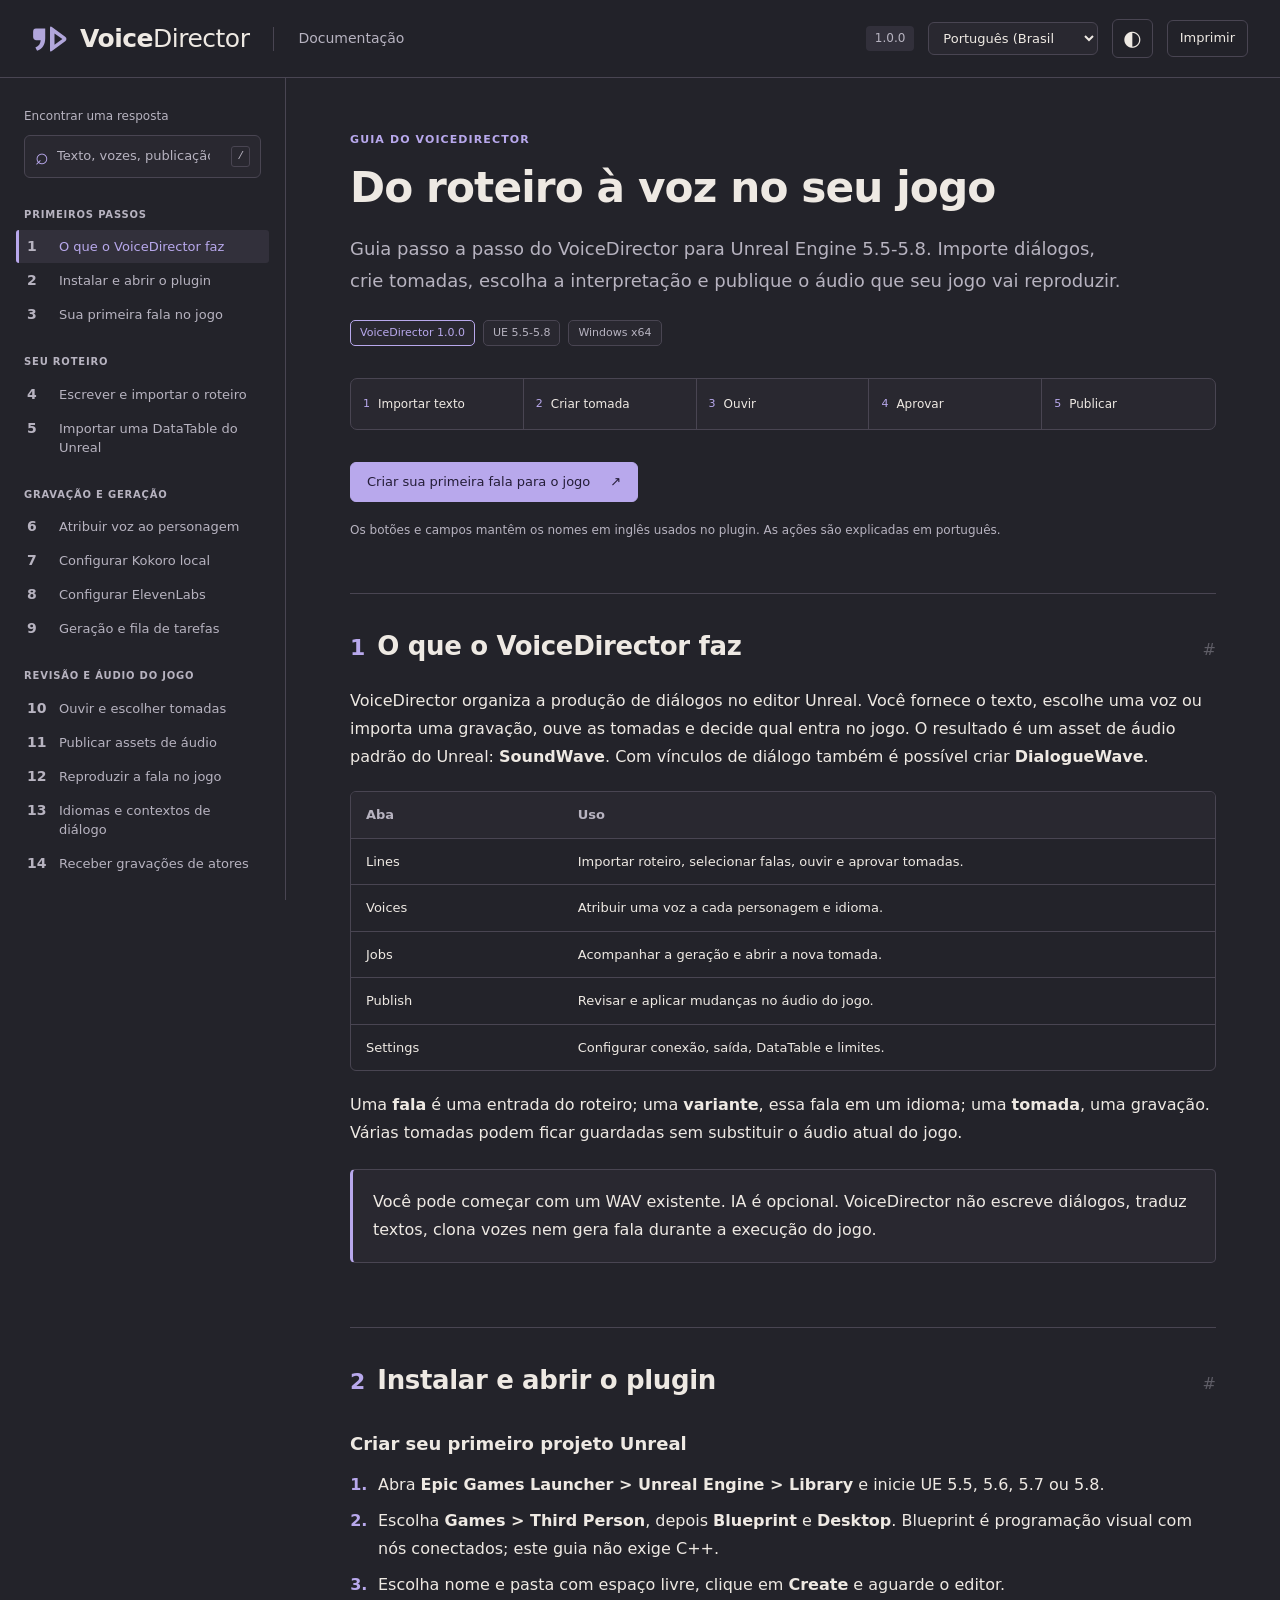
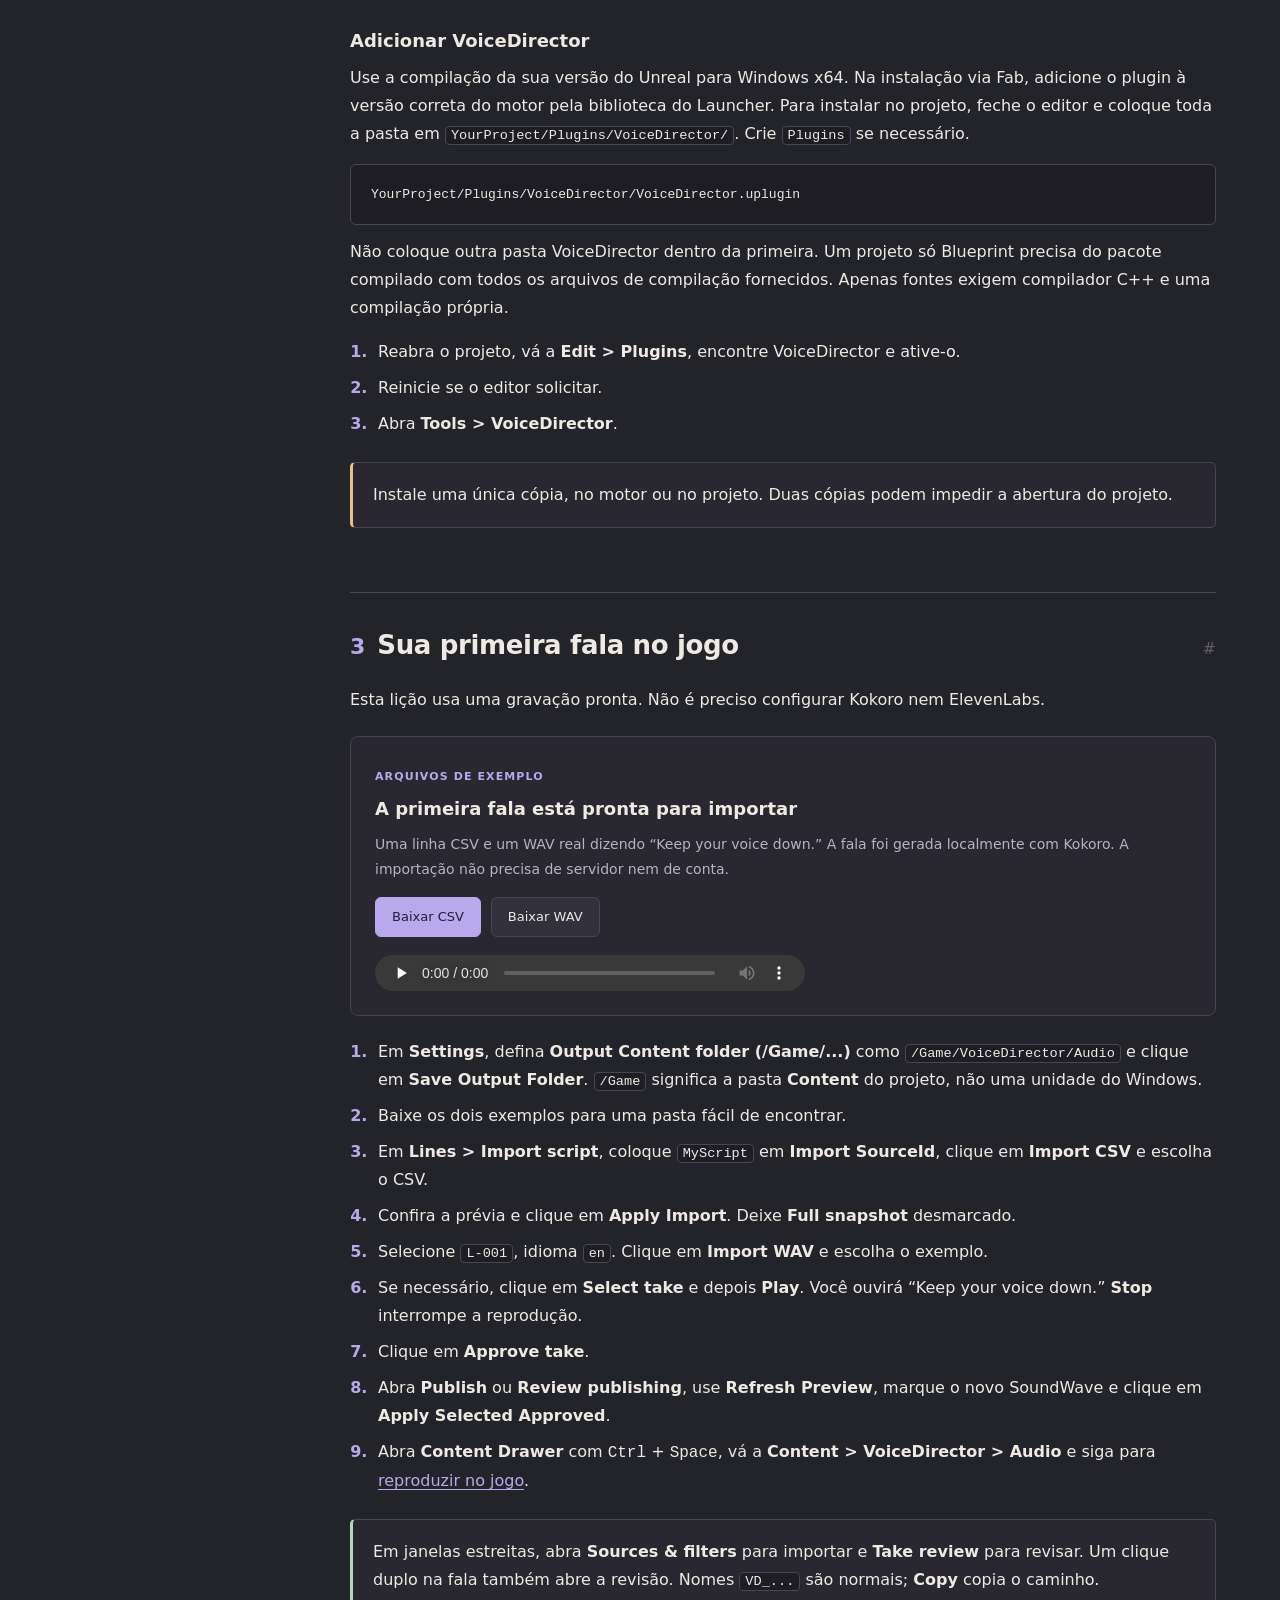
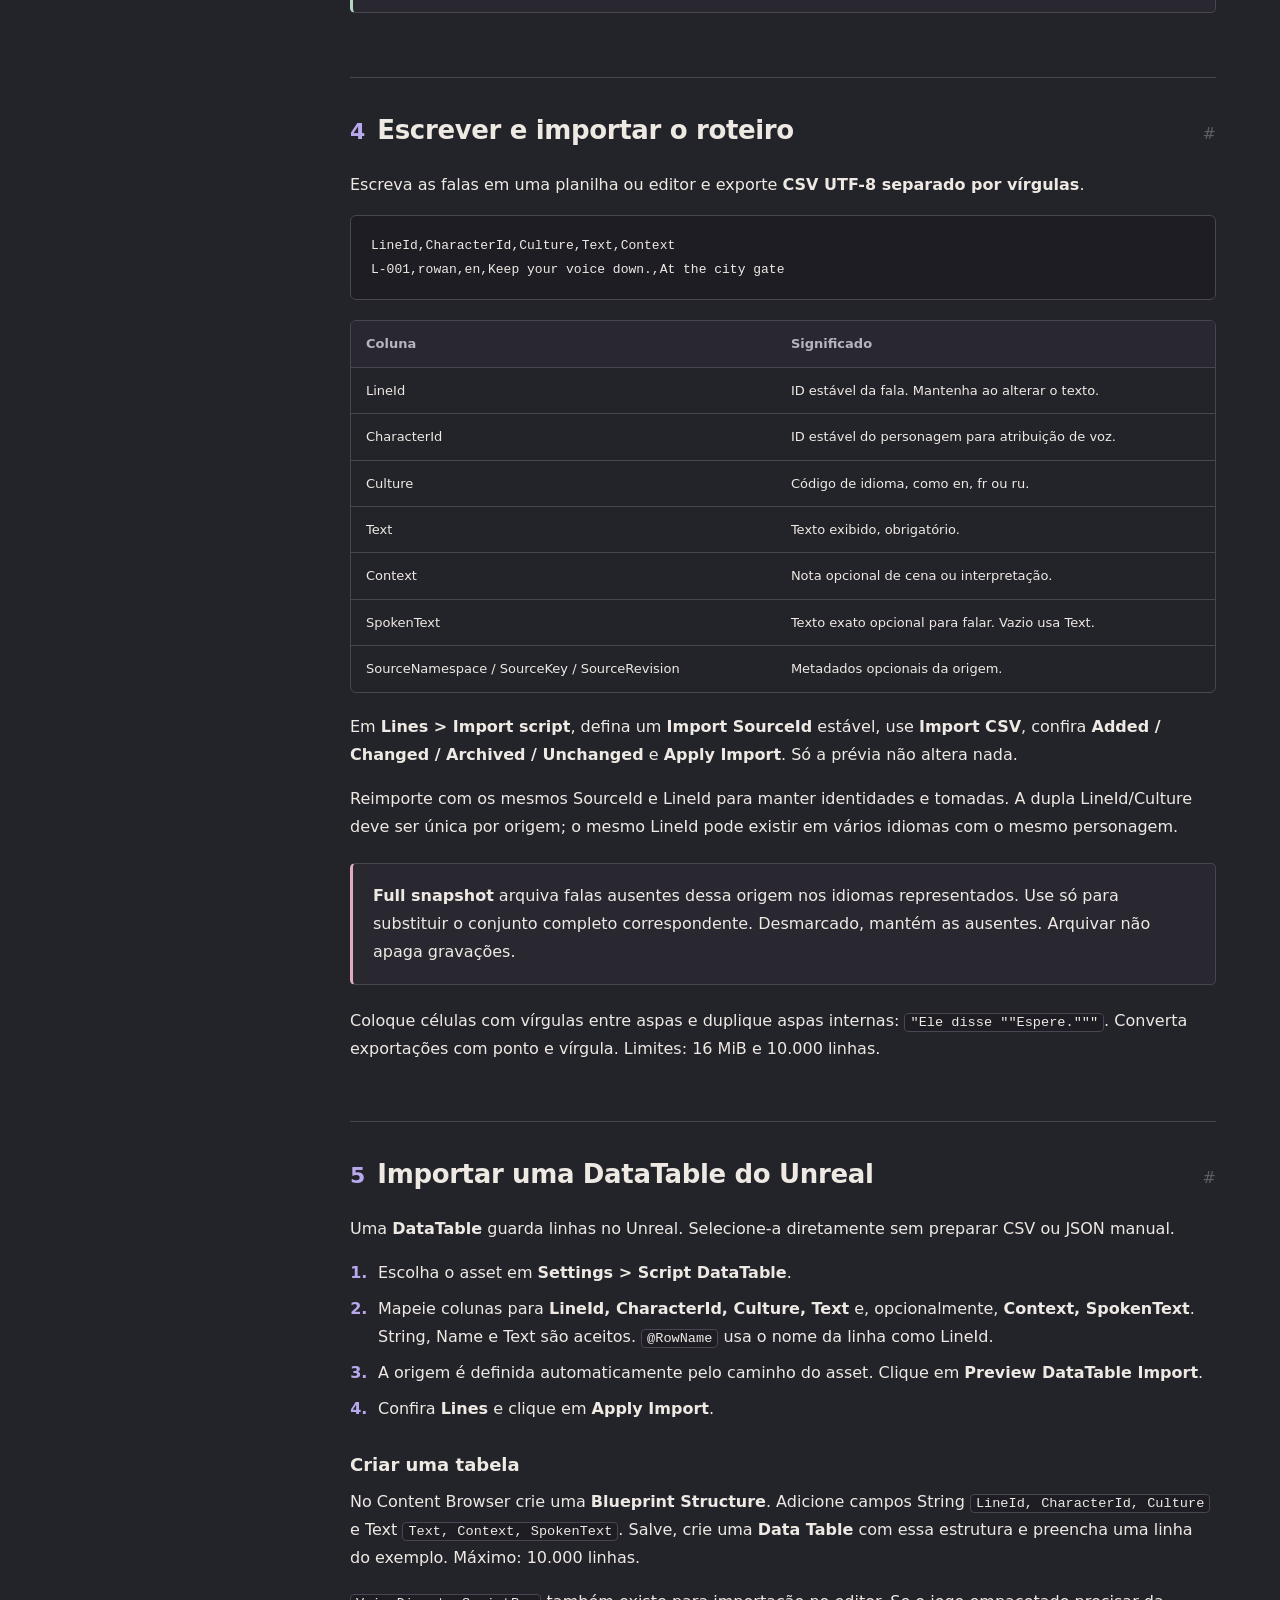
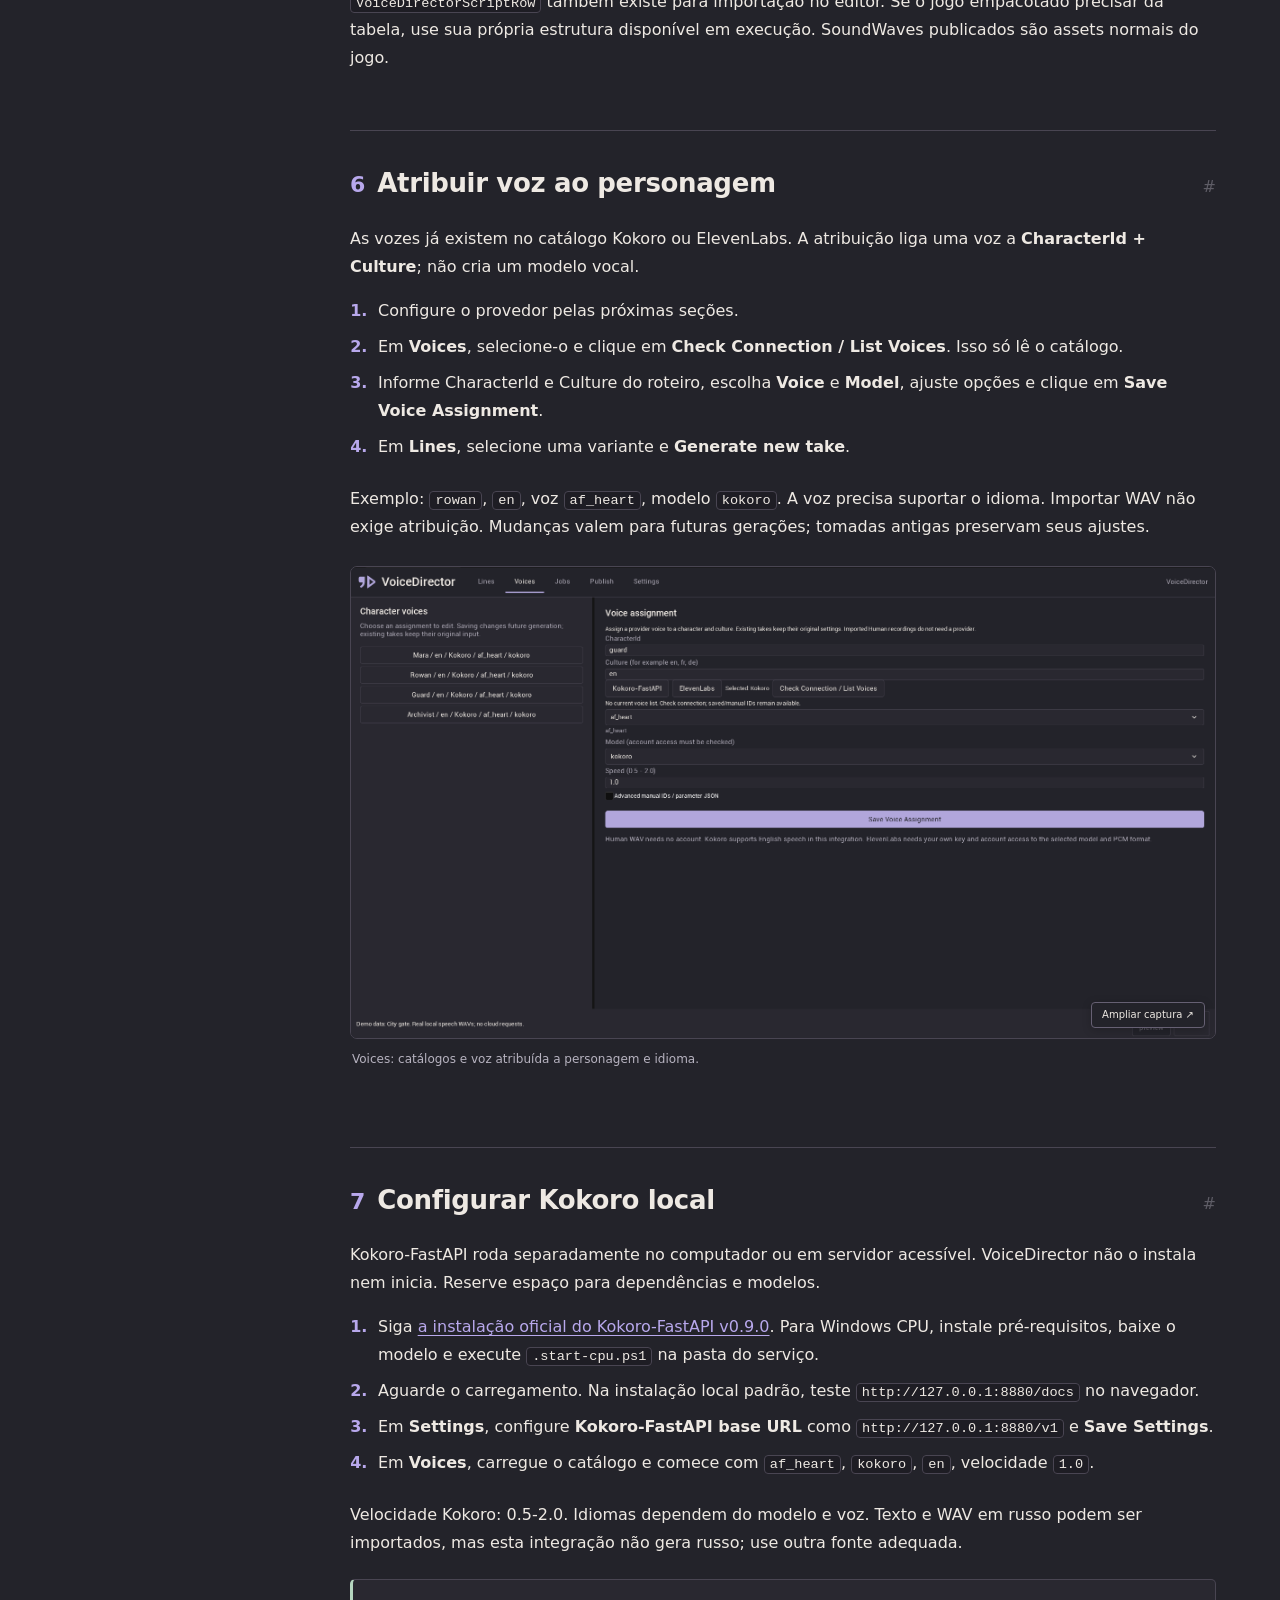
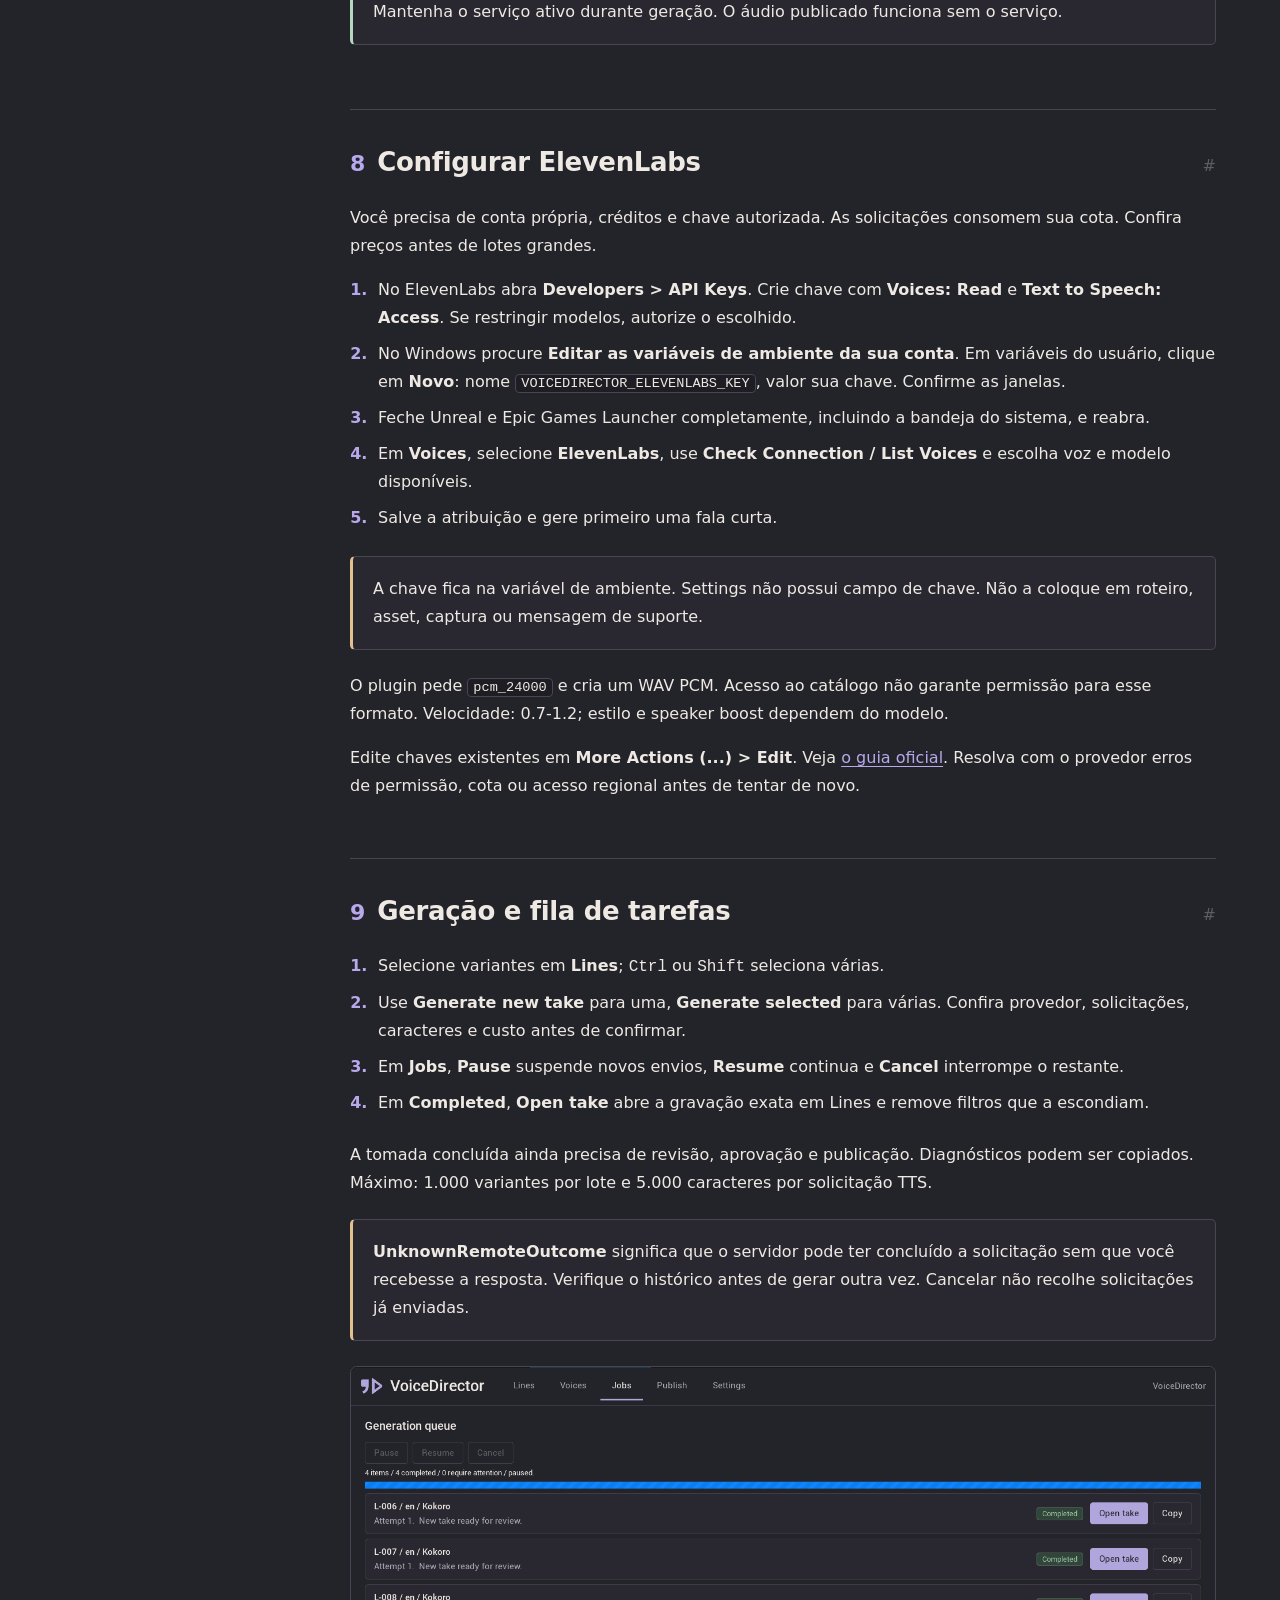
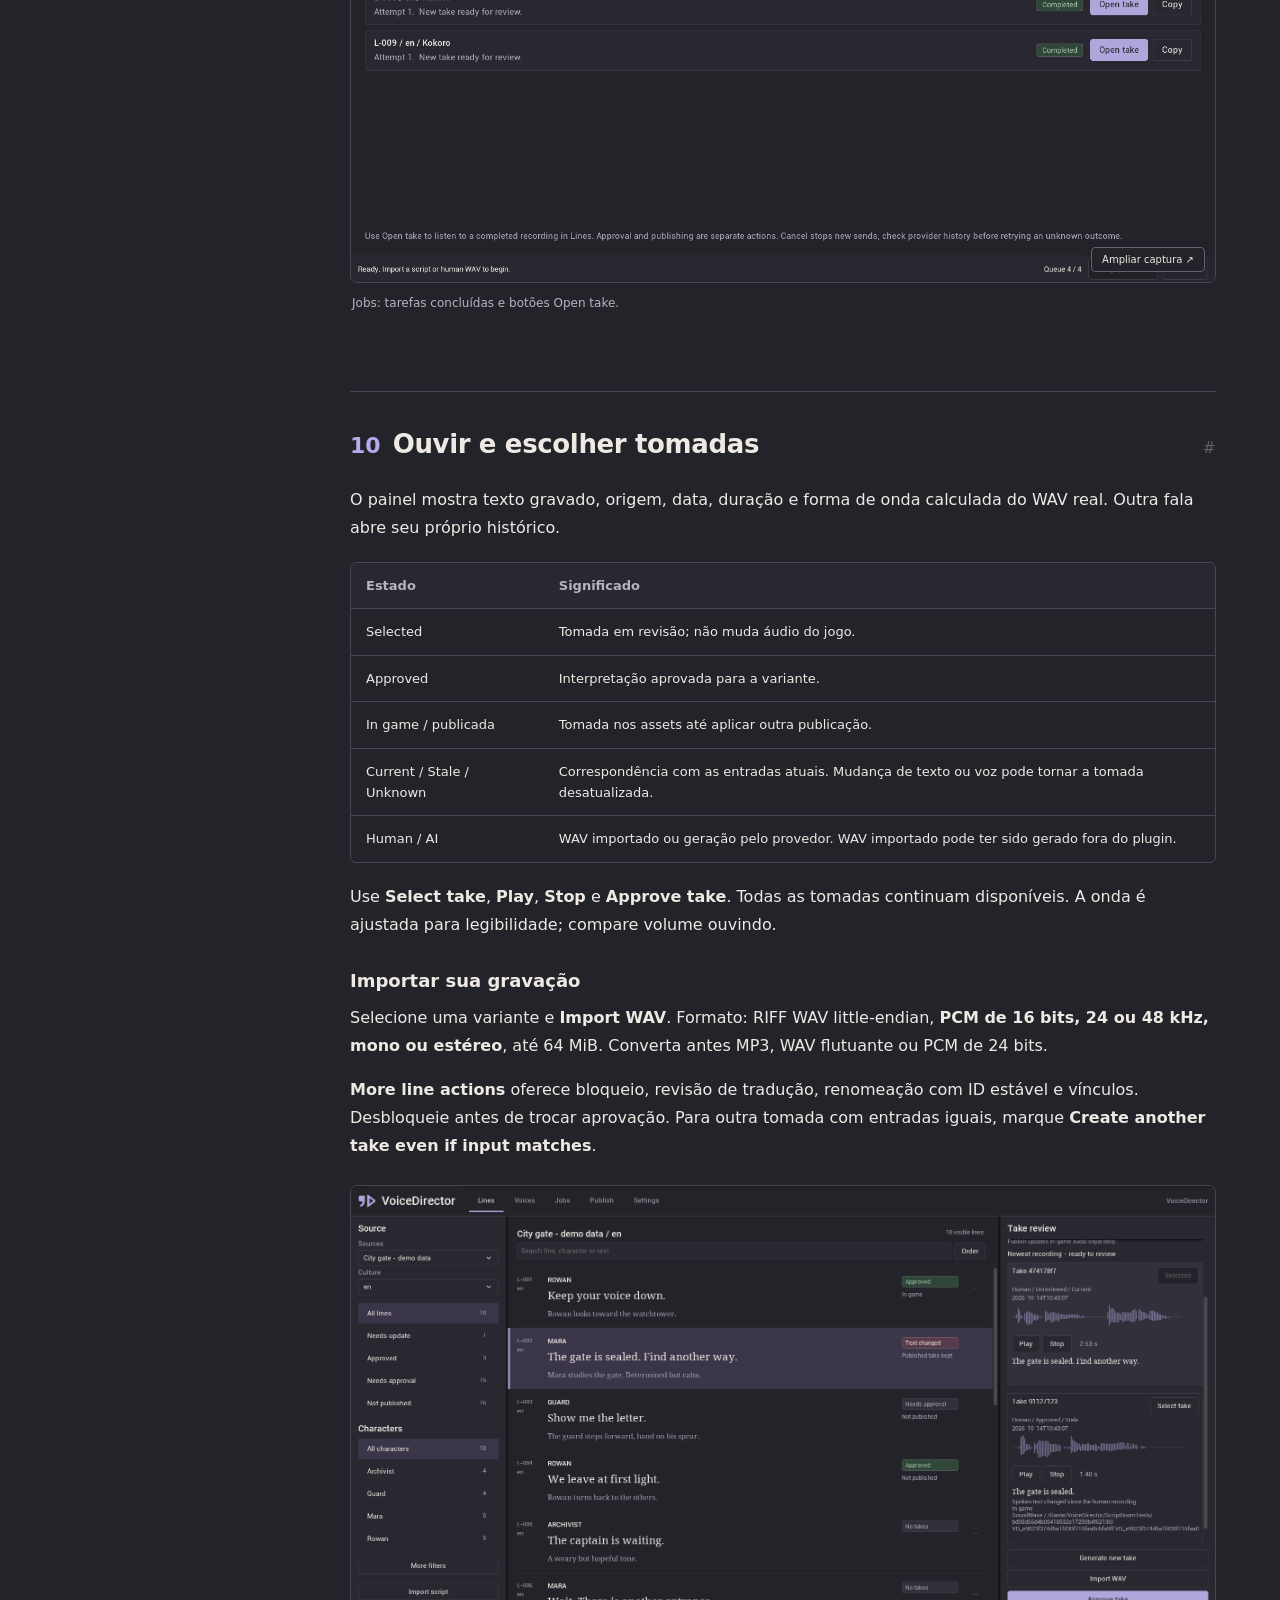
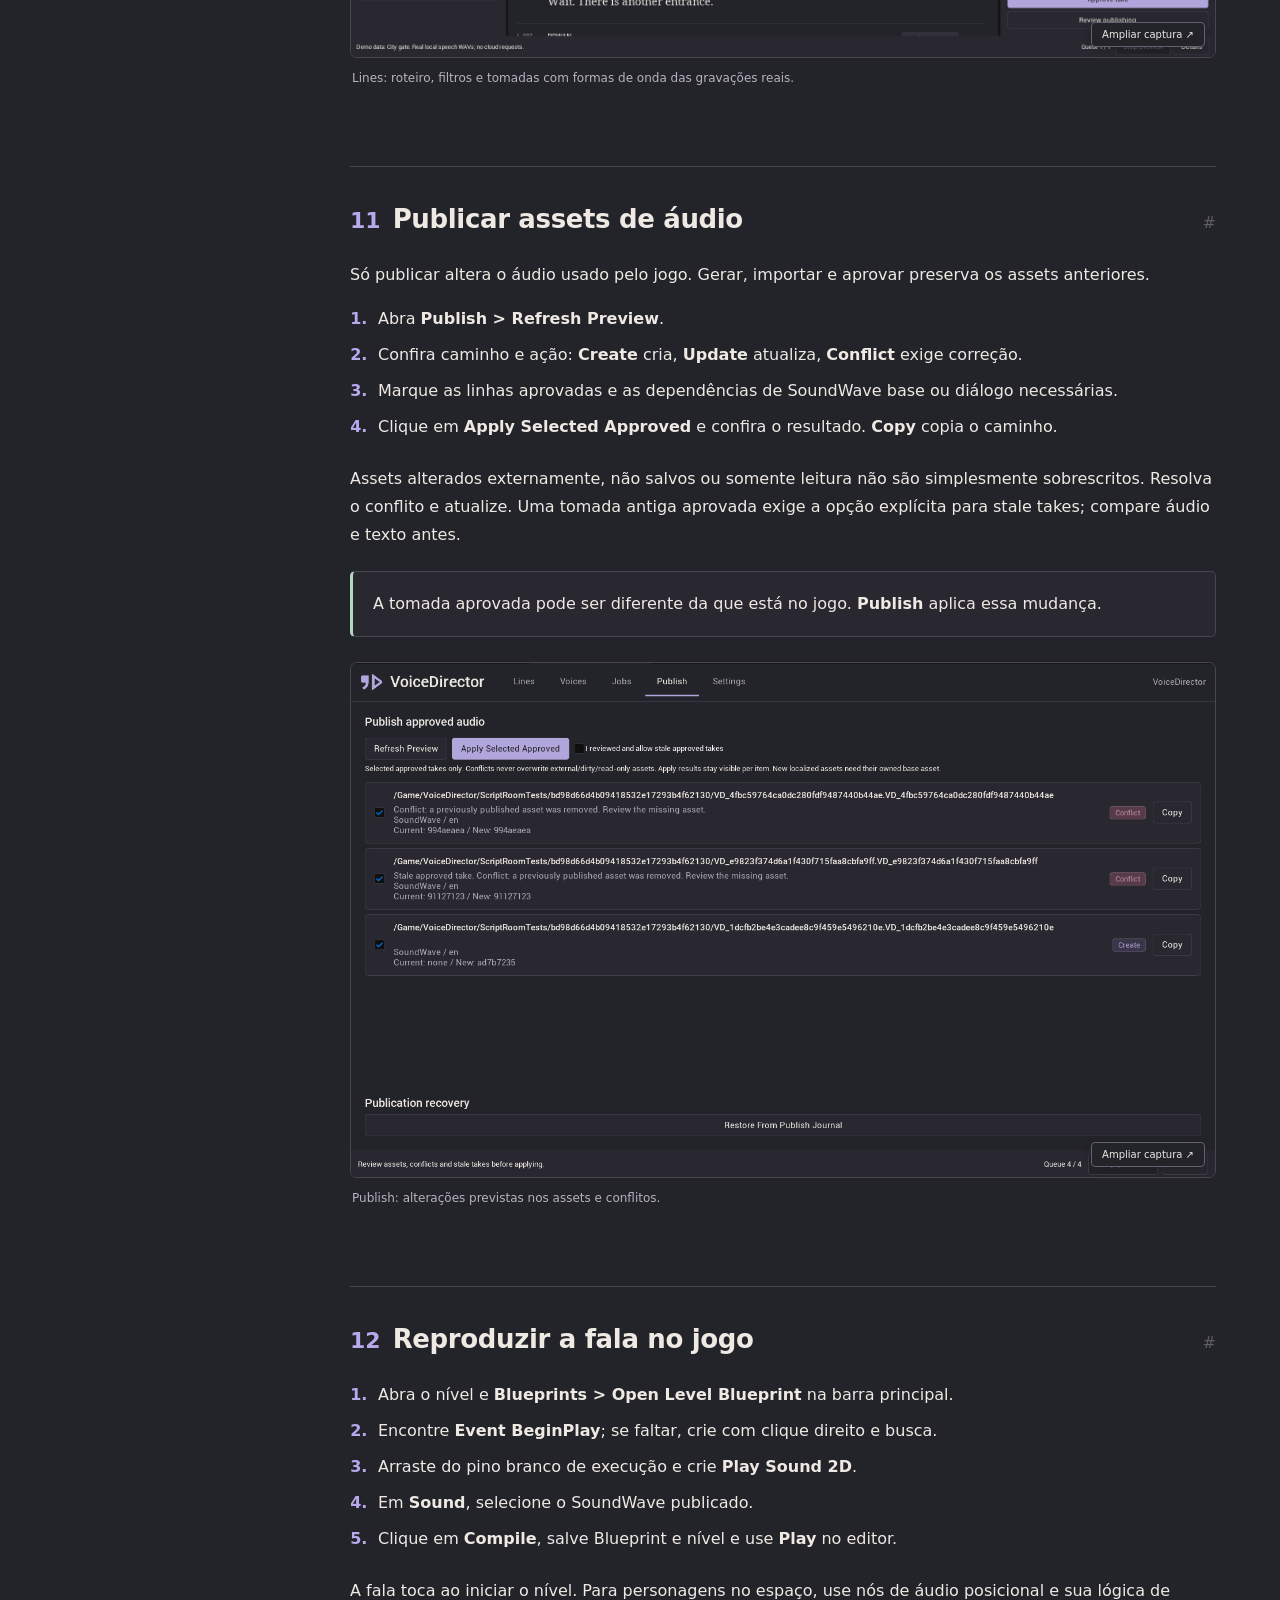
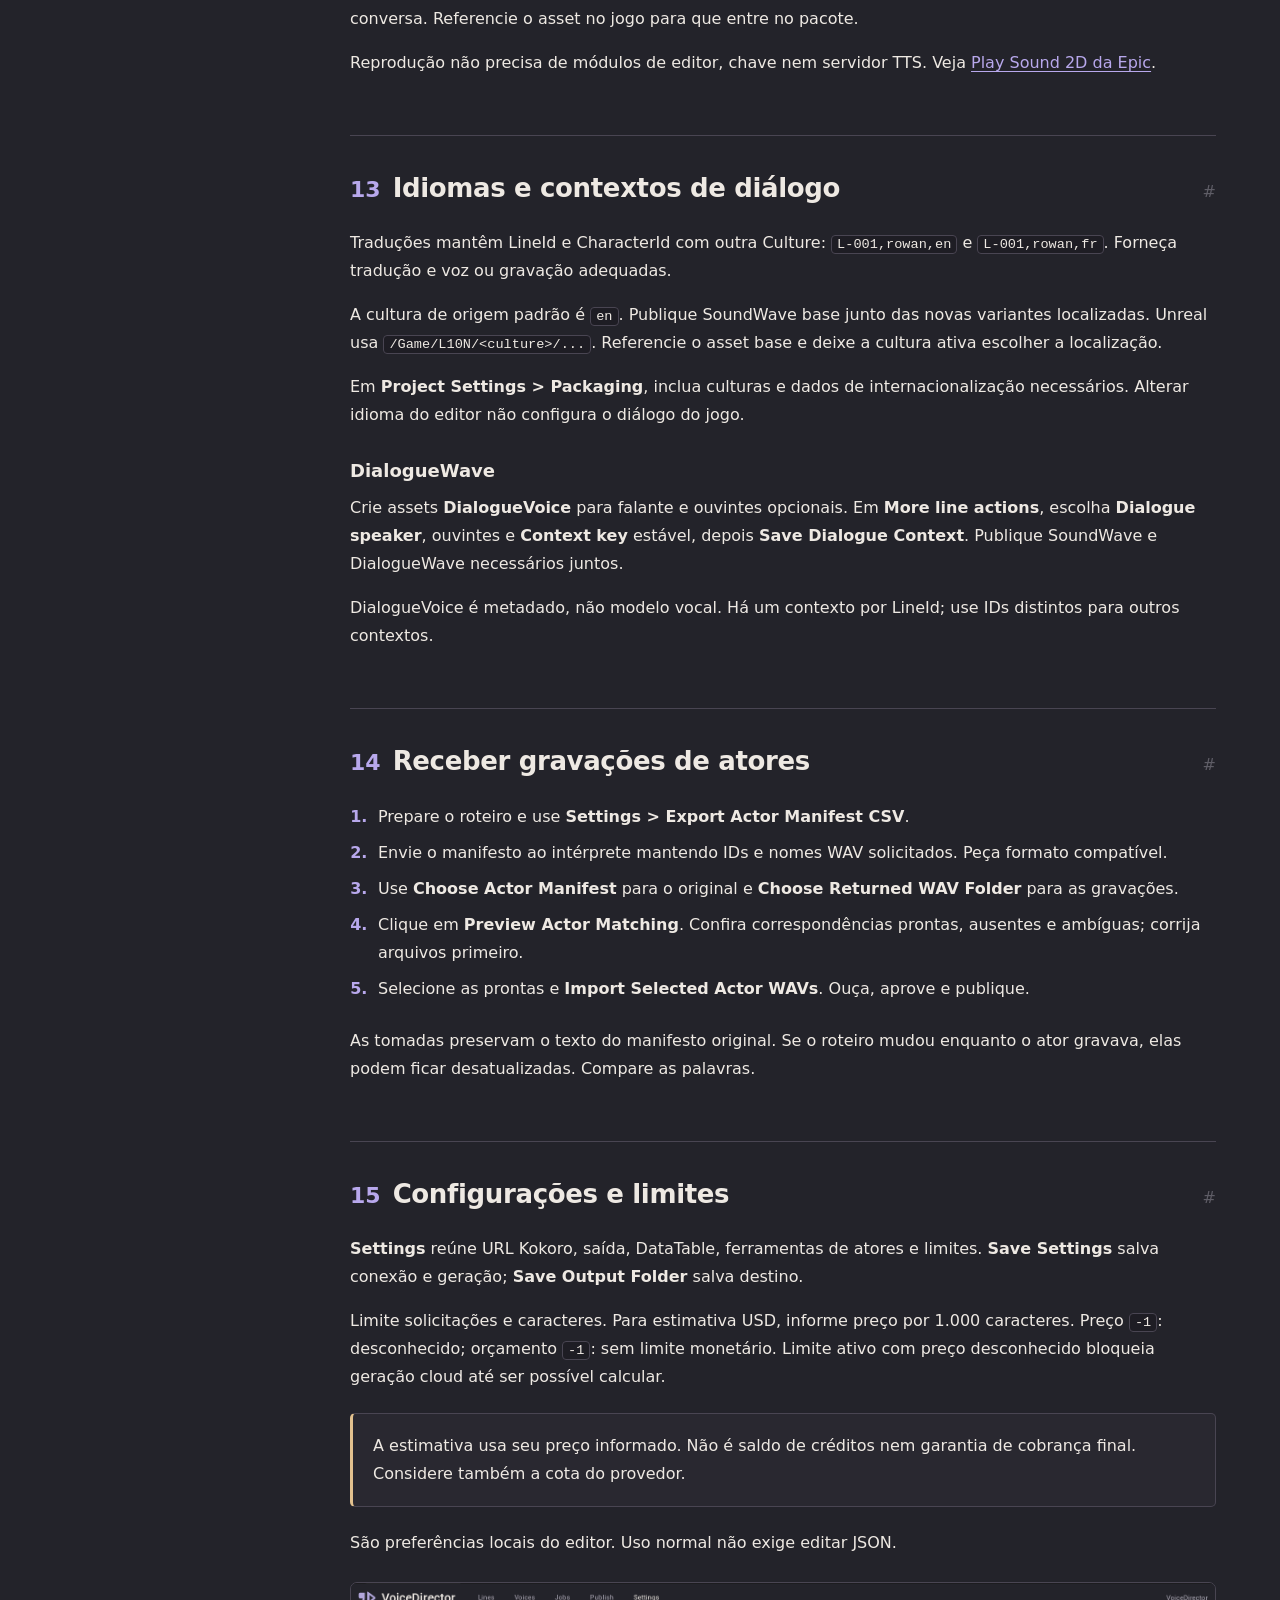
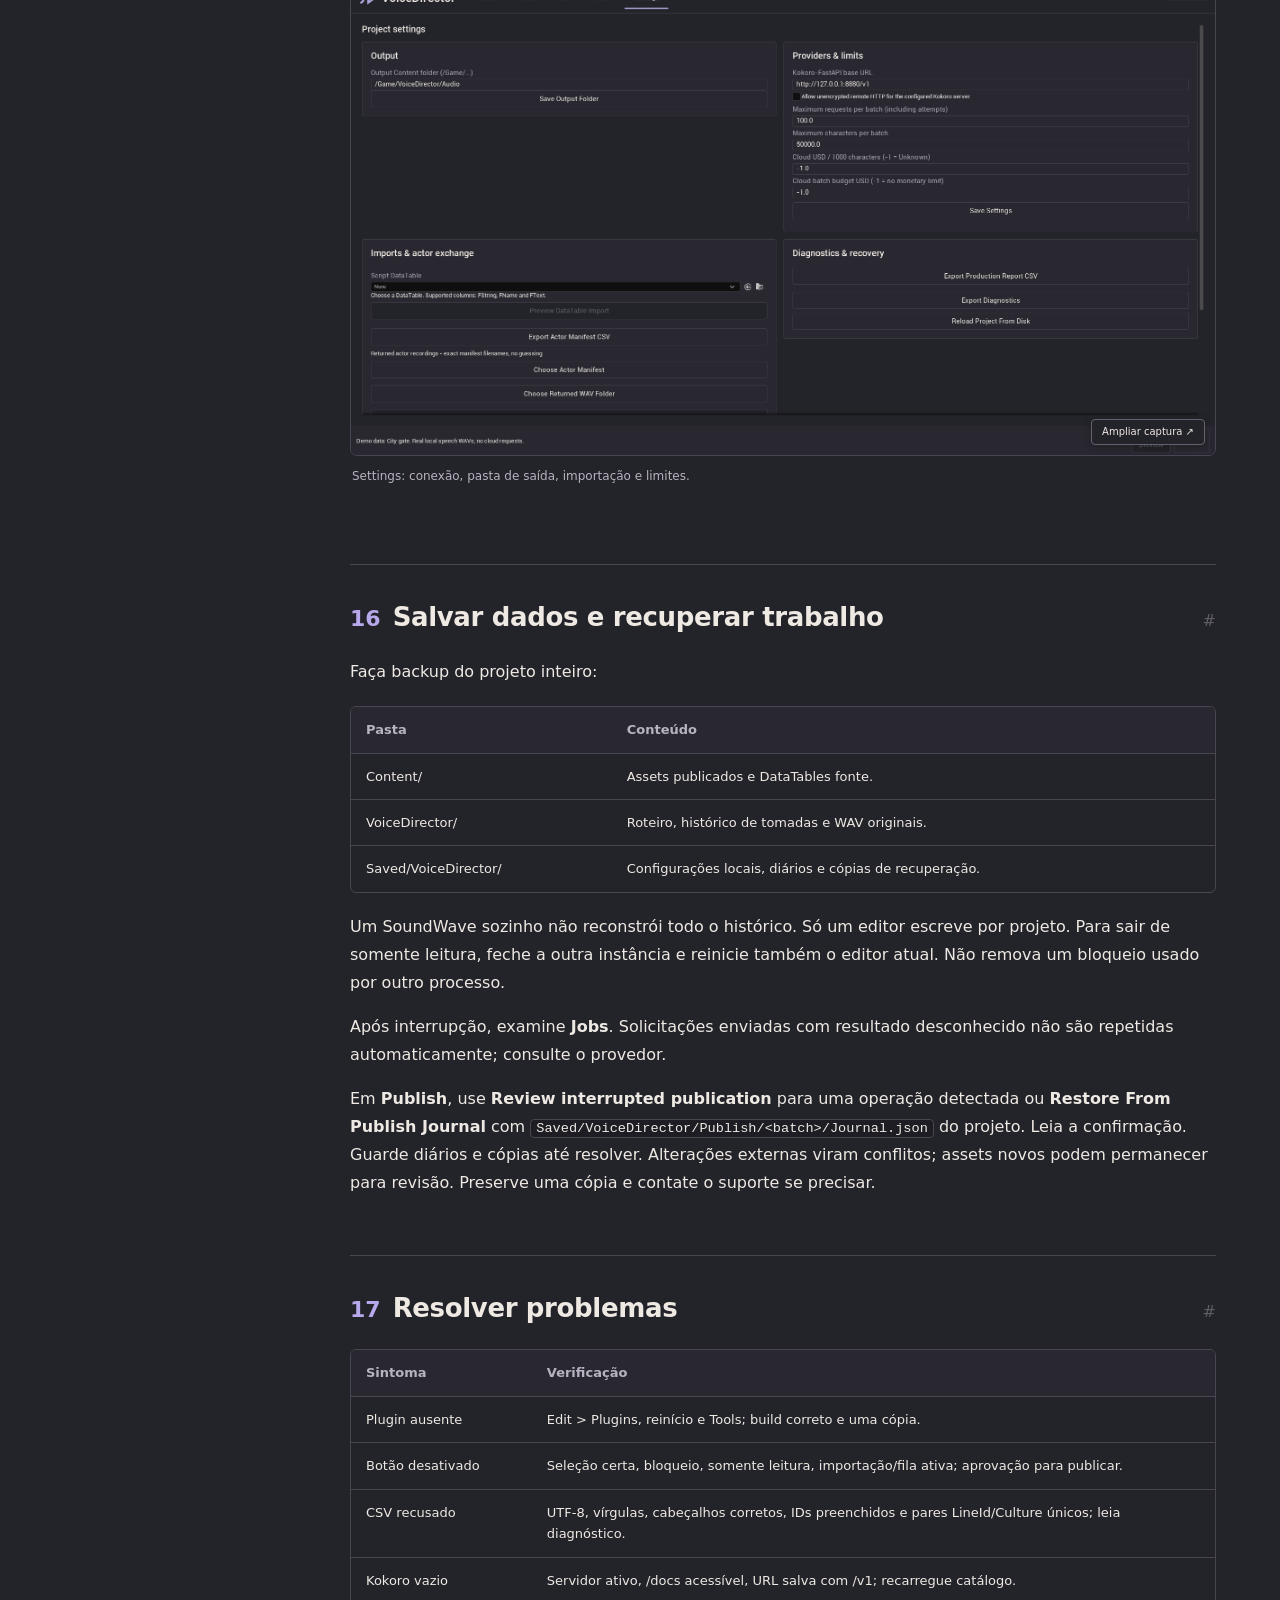
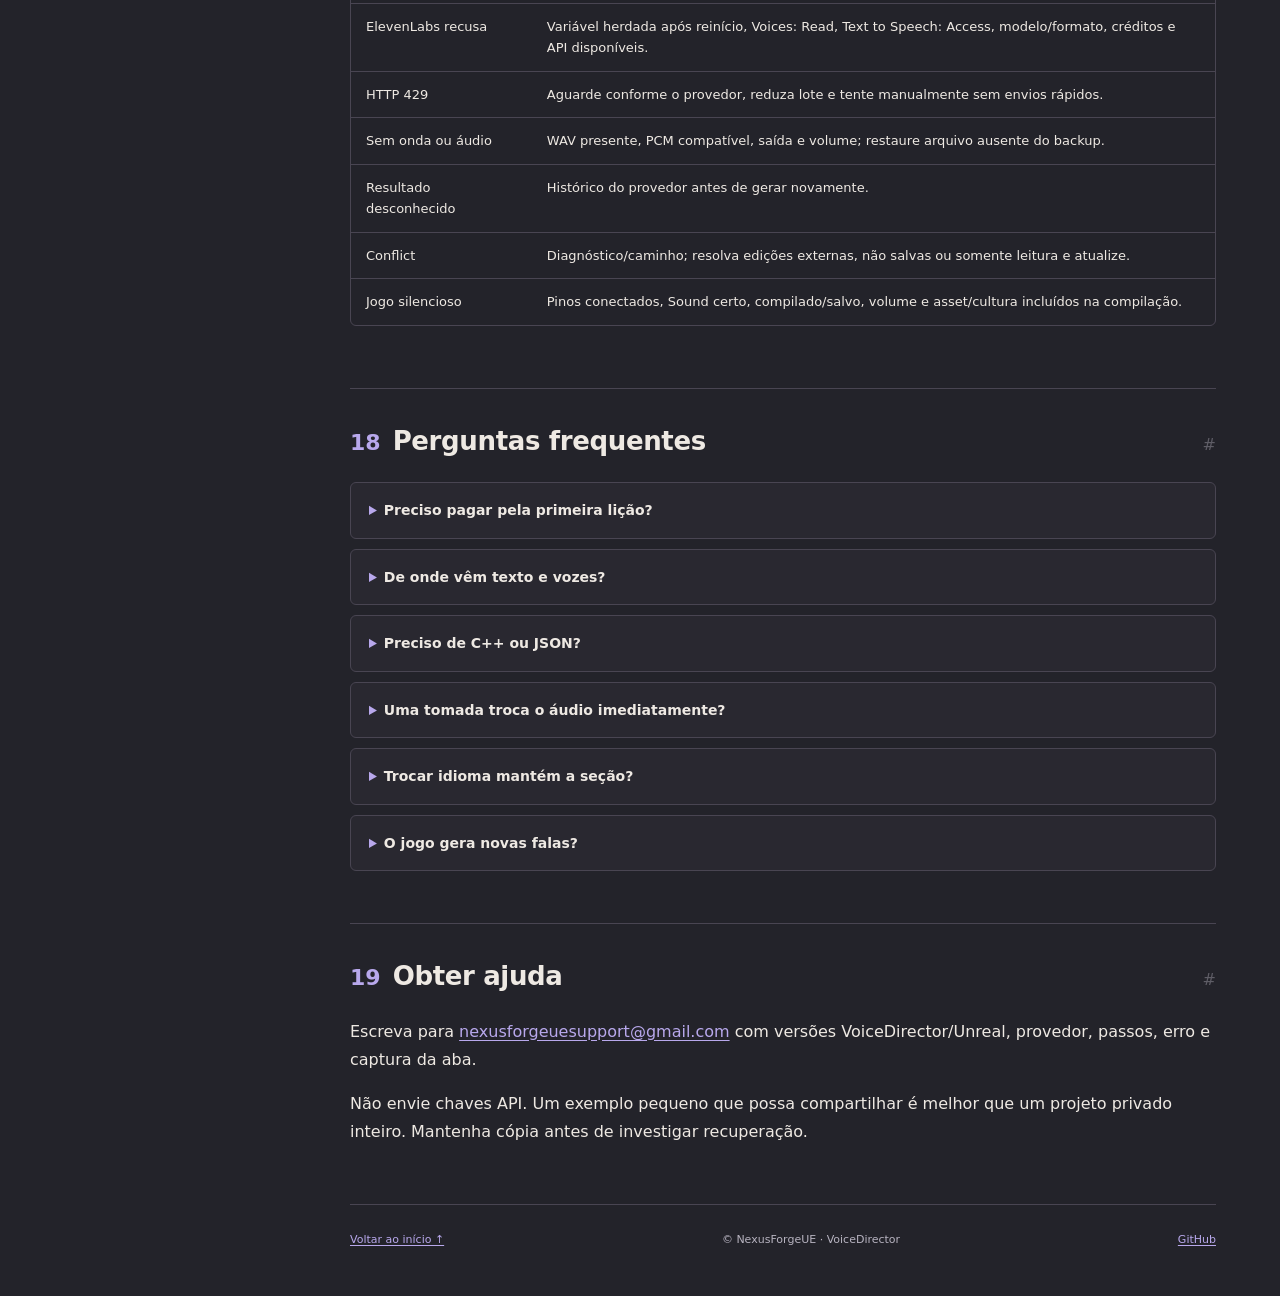
<file: pt-BR/index.html>
<!doctype html>
<html lang="pt-BR">
<head>
<meta charset="utf-8"><meta name="viewport" content="width=device-width, initial-scale=1">
<meta name="color-scheme" content="dark light"><meta name="theme-color" content="#23232a">
<title>VoiceDirector | Documentação</title><meta name="description" content="Guia passo a passo do VoiceDirector para Unreal Engine 5.5-5.8. Importe diálogos, crie tomadas, escolha a interpretação e publique o áudio que seu jogo vai reproduzir.">
<link rel="canonical" href="https://nexusforgeue.github.io/VoiceDirector-docs/pt-BR/"><link rel="alternate" hreflang="en" href="https://nexusforgeue.github.io/VoiceDirector-docs/en/">
<link rel="alternate" hreflang="ru" href="https://nexusforgeue.github.io/VoiceDirector-docs/ru/">
<link rel="alternate" hreflang="de" href="https://nexusforgeue.github.io/VoiceDirector-docs/de/">
<link rel="alternate" hreflang="fr" href="https://nexusforgeue.github.io/VoiceDirector-docs/fr/">
<link rel="alternate" hreflang="es" href="https://nexusforgeue.github.io/VoiceDirector-docs/es/">
<link rel="alternate" hreflang="pt-BR" href="https://nexusforgeue.github.io/VoiceDirector-docs/pt-BR/">
<link rel="alternate" hreflang="zh-Hans" href="https://nexusforgeue.github.io/VoiceDirector-docs/zh-Hans/">
<link rel="alternate" hreflang="ja" href="https://nexusforgeue.github.io/VoiceDirector-docs/ja/">
<link rel="alternate" hreflang="ko" href="https://nexusforgeue.github.io/VoiceDirector-docs/ko/">
<link rel="icon" type="image/svg+xml" href="../assets/voice-director.svg">
<link rel="stylesheet" href="../assets/site.css?v=326b0f632e55"><script src="../assets/site.js?v=70e562822bc8" defer></script>
<noscript><style>.search,.locale-picker,.icon-button,.print-button,.menu-toggle{display:none}@media(max-width:900px){.sidebar{position:static;transform:none;visibility:visible;width:auto;height:auto;box-shadow:none;border-right:0;border-bottom:1px solid var(--border)}}</style></noscript>
</head>
<body data-no-results="Nenhum resultado. Tente o nome de um botão ou uma palavra mais curta." data-search-label="Seções encontradas">
<a class="skip-link" href="#content">Ir para o guia</a>
<header class="site-header"><a class="brand" href="#top"><img src="../assets/voice-director.svg" width="36" height="36" alt=""><span>Voice<span class="brand-light">Director</span></span></a><span class="header-divider"></span><span class="header-label">Documentação</span><div class="header-actions"><span class="version">1.0.0</span><label class="locale-picker"><span class="sr-only">Idioma</span><select id="locale"><option value="en">English</option><option value="ru">Русский</option><option value="de">Deutsch</option><option value="fr">Français</option><option value="es">Español</option><option value="pt-BR" selected>Português (Brasil)</option><option value="zh-Hans">简体中文</option><option value="ja">日本語</option><option value="ko">한국어</option></select></label><button type="button" class="icon-button" id="theme-toggle" aria-label="Mudar tema" title="Mudar tema"><span aria-hidden="true">◐</span></button><button type="button" class="print-button" id="print">Imprimir</button><button type="button" class="menu-toggle" id="menu-toggle" aria-controls="sidebar" aria-expanded="false">Menu</button></div></header>
<div class="layout"><aside class="sidebar" id="sidebar"><form class="search" role="search"><label for="search">Encontrar uma resposta</label><div class="search-field"><span aria-hidden="true">⌕</span><input id="search" type="search" placeholder="Texto, vozes, publicação..." autocomplete="off"><kbd aria-hidden="true">/</kbd></div><div id="search-results" class="search-results" hidden></div><p class="sr-only" id="search-status" role="status" aria-live="polite"></p></form><nav aria-label="Conteúdo"><div class="nav-group"><p>Primeiros passos</p><a href="#start" class="nav-link"><span class="nav-number" aria-hidden="true">1</span>O que o VoiceDirector faz</a><a href="#install" class="nav-link"><span class="nav-number" aria-hidden="true">2</span>Instalar e abrir o plugin</a><a href="#first-take" class="nav-link"><span class="nav-number" aria-hidden="true">3</span>Sua primeira fala no jogo</a></div><div class="nav-group"><p>Seu roteiro</p><a href="#script" class="nav-link"><span class="nav-number" aria-hidden="true">4</span>Escrever e importar o roteiro</a><a href="#datatable" class="nav-link"><span class="nav-number" aria-hidden="true">5</span>Importar uma DataTable do Unreal</a></div><div class="nav-group"><p>Gravação e geração</p><a href="#voices" class="nav-link"><span class="nav-number" aria-hidden="true">6</span>Atribuir voz ao personagem</a><a href="#kokoro" class="nav-link"><span class="nav-number" aria-hidden="true">7</span>Configurar Kokoro local</a><a href="#elevenlabs" class="nav-link"><span class="nav-number" aria-hidden="true">8</span>Configurar ElevenLabs</a><a href="#jobs" class="nav-link"><span class="nav-number" aria-hidden="true">9</span>Geração e fila de tarefas</a></div><div class="nav-group"><p>Revisão e áudio do jogo</p><a href="#takes" class="nav-link"><span class="nav-number" aria-hidden="true">10</span>Ouvir e escolher tomadas</a><a href="#publish" class="nav-link"><span class="nav-number" aria-hidden="true">11</span>Publicar assets de áudio</a><a href="#game" class="nav-link"><span class="nav-number" aria-hidden="true">12</span>Reproduzir a fala no jogo</a><a href="#localization" class="nav-link"><span class="nav-number" aria-hidden="true">13</span>Idiomas e contextos de diálogo</a><a href="#actor" class="nav-link"><span class="nav-number" aria-hidden="true">14</span>Receber gravações de atores</a></div><div class="nav-group"><p>Configurações e ajuda</p><a href="#settings" class="nav-link"><span class="nav-number" aria-hidden="true">15</span>Configurações e limites</a><a href="#backup" class="nav-link"><span class="nav-number" aria-hidden="true">16</span>Salvar dados e recuperar trabalho</a><a href="#troubleshooting" class="nav-link"><span class="nav-number" aria-hidden="true">17</span>Resolver problemas</a><a href="#faq" class="nav-link"><span class="nav-number" aria-hidden="true">18</span>Perguntas frequentes</a><a href="#support" class="nav-link"><span class="nav-number" aria-hidden="true">19</span>Obter ajuda</a></div></nav><div class="sidebar-footer"><span class="status-dot" aria-hidden="true"></span>UE 5.5-5.8 · Windows x64</div></aside>
<main id="content" tabindex="-1"><div id="top" class="hero"><div class="eyebrow">Guia do VoiceDirector</div><h1>Do roteiro à voz no seu jogo</h1><p class="hero-description">Guia passo a passo do VoiceDirector para Unreal Engine 5.5-5.8. Importe diálogos, crie tomadas, escolha a interpretação e publique o áudio que seu jogo vai reproduzir.</p><div class="hero-meta"><span class="pill purple">VoiceDirector 1.0.0</span><span class="pill">UE 5.5-5.8</span><span class="pill">Windows x64</span></div><div class="workflow" aria-label="Fluxo de trabalho"><div><span>1</span>Importar texto</div><div><span>2</span>Criar tomada</div><div><span>3</span>Ouvir</div><div><span>4</span>Aprovar</div><div><span>5</span>Publicar</div></div><a class="button primary hero-cta" href="#first-take">Criar sua primeira fala para o jogo <span aria-hidden="true">↗</span></a><p class="ui-note">Os botões e campos mantêm os nomes em inglês usados no plugin. As ações são explicadas em português.</p></div><section id="start" class="doc-section" aria-labelledby="start-title"><div class="section-heading"><span class="section-index" aria-hidden="true">1</span><h2 id="start-title">O que o VoiceDirector faz</h2><a href="#start" class="anchor-link" aria-label="Link para esta seção">#</a></div><p>VoiceDirector organiza a produção de diálogos no editor Unreal. Você fornece o texto, escolhe uma voz ou importa uma gravação, ouve as tomadas e decide qual entra no jogo. O resultado é um asset de áudio padrão do Unreal: <strong>SoundWave</strong>. Com vínculos de diálogo também é possível criar <strong>DialogueWave</strong>.</p><div class="table-wrap"><table><thead><tr><th scope="col">Aba</th><th scope="col">Uso</th></tr></thead><tbody><tr><td>Lines</td><td>Importar roteiro, selecionar falas, ouvir e aprovar tomadas.</td></tr><tr><td>Voices</td><td>Atribuir uma voz a cada personagem e idioma.</td></tr><tr><td>Jobs</td><td>Acompanhar a geração e abrir a nova tomada.</td></tr><tr><td>Publish</td><td>Revisar e aplicar mudanças no áudio do jogo.</td></tr><tr><td>Settings</td><td>Configurar conexão, saída, DataTable e limites.</td></tr></tbody></table></div><p>Uma <strong>fala</strong> é uma entrada do roteiro; uma <strong>variante</strong>, essa fala em um idioma; uma <strong>tomada</strong>, uma gravação. Várias tomadas podem ficar guardadas sem substituir o áudio atual do jogo.</p><div class="callout "><p>Você pode começar com um WAV existente. IA é opcional. VoiceDirector não escreve diálogos, traduz textos, clona vozes nem gera fala durante a execução do jogo.</p></div></section>
<section id="install" class="doc-section" aria-labelledby="install-title"><div class="section-heading"><span class="section-index" aria-hidden="true">2</span><h2 id="install-title">Instalar e abrir o plugin</h2><a href="#install" class="anchor-link" aria-label="Link para esta seção">#</a></div><h3>Criar seu primeiro projeto Unreal</h3><ol><li>Abra <strong>Epic Games Launcher &gt; Unreal Engine &gt; Library</strong> e inicie UE 5.5, 5.6, 5.7 ou 5.8.</li><li>Escolha <strong>Games &gt; Third Person</strong>, depois <strong>Blueprint</strong> e <strong>Desktop</strong>. Blueprint é programação visual com nós conectados; este guia não exige C++.</li><li>Escolha nome e pasta com espaço livre, clique em <strong>Create</strong> e aguarde o editor.</li></ol><h3>Adicionar VoiceDirector</h3><p>Use a compilação da sua versão do Unreal para Windows x64. Na instalação via Fab, adicione o plugin à versão correta do motor pela biblioteca do Launcher. Para instalar no projeto, feche o editor e coloque toda a pasta em <code>YourProject/Plugins/VoiceDirector/</code>. Crie <code>Plugins</code> se necessário.</p><pre><code>YourProject/Plugins/VoiceDirector/VoiceDirector.uplugin</code></pre><p>Não coloque outra pasta VoiceDirector dentro da primeira. Um projeto só Blueprint precisa do pacote compilado com todos os arquivos de compilação fornecidos. Apenas fontes exigem compilador C++ e uma compilação própria.</p><ol><li>Reabra o projeto, vá a <strong>Edit &gt; Plugins</strong>, encontre VoiceDirector e ative-o.</li><li>Reinicie se o editor solicitar.</li><li>Abra <strong>Tools &gt; VoiceDirector</strong>.</li></ol><div class="callout warning"><p>Instale uma única cópia, no motor ou no projeto. Duas cópias podem impedir a abertura do projeto.</p></div></section>
<section id="first-take" class="doc-section" aria-labelledby="first-take-title"><div class="section-heading"><span class="section-index" aria-hidden="true">3</span><h2 id="first-take-title">Sua primeira fala no jogo</h2><a href="#first-take" class="anchor-link" aria-label="Link para esta seção">#</a></div><p>Esta lição usa uma gravação pronta. Não é preciso configurar Kokoro nem ElevenLabs.</p><div class="sample-box"><div><span class="eyebrow">Arquivos de exemplo</span><h3>A primeira fala está pronta para importar</h3><p>Uma linha CSV e um WAV real dizendo “Keep your voice down.” A fala foi gerada localmente com Kokoro. A importação não precisa de servidor nem de conta.</p></div><div class="sample-actions"><a class="button primary" href="../assets/examples/first-line.csv" download="VoiceDirector-first-line.csv">Baixar CSV</a><a class="button" href="../assets/examples/first-line.wav" download="VoiceDirector-first-line.wav">Baixar WAV</a></div><audio controls preload="none" src="../assets/examples/first-line.wav" aria-label="Ouvir o exemplo"><a href="../assets/examples/first-line.wav">Baixar WAV</a></audio></div><ol><li>Em <strong>Settings</strong>, defina <strong>Output Content folder (/Game/...)</strong> como <code>/Game/VoiceDirector/Audio</code> e clique em <strong>Save Output Folder</strong>. <code>/Game</code> significa a pasta <strong>Content</strong> do projeto, não uma unidade do Windows.</li><li>Baixe os dois exemplos para uma pasta fácil de encontrar.</li><li>Em <strong>Lines &gt; Import script</strong>, coloque <code>MyScript</code> em <strong>Import SourceId</strong>, clique em <strong>Import CSV</strong> e escolha o CSV.</li><li>Confira a prévia e clique em <strong>Apply Import</strong>. Deixe <strong>Full snapshot</strong> desmarcado.</li><li>Selecione <code>L-001</code>, idioma <code>en</code>. Clique em <strong>Import WAV</strong> e escolha o exemplo.</li><li>Se necessário, clique em <strong>Select take</strong> e depois <strong>Play</strong>. Você ouvirá “Keep your voice down.” <strong>Stop</strong> interrompe a reprodução.</li><li>Clique em <strong>Approve take</strong>.</li><li>Abra <strong>Publish</strong> ou <strong>Review publishing</strong>, use <strong>Refresh Preview</strong>, marque o novo SoundWave e clique em <strong>Apply Selected Approved</strong>.</li><li>Abra <strong>Content Drawer</strong> com <kbd>Ctrl</kbd> + <kbd>Space</kbd>, vá a <strong>Content &gt; VoiceDirector &gt; Audio</strong> e siga para <a href="#game">reproduzir no jogo</a>.</li></ol><div class="callout success"><p>Em janelas estreitas, abra <strong>Sources &amp; filters</strong> para importar e <strong>Take review</strong> para revisar. Um clique duplo na fala também abre a revisão. Nomes <code>VD_...</code> são normais; <strong>Copy</strong> copia o caminho.</p></div></section>
<section id="script" class="doc-section" aria-labelledby="script-title"><div class="section-heading"><span class="section-index" aria-hidden="true">4</span><h2 id="script-title">Escrever e importar o roteiro</h2><a href="#script" class="anchor-link" aria-label="Link para esta seção">#</a></div><p>Escreva as falas em uma planilha ou editor e exporte <strong>CSV UTF-8 separado por vírgulas</strong>.</p><pre><code>LineId,CharacterId,Culture,Text,Context
L-001,rowan,en,Keep your voice down.,At the city gate</code></pre><div class="table-wrap"><table><thead><tr><th scope="col">Coluna</th><th scope="col">Significado</th></tr></thead><tbody><tr><td>LineId</td><td>ID estável da fala. Mantenha ao alterar o texto.</td></tr><tr><td>CharacterId</td><td>ID estável do personagem para atribuição de voz.</td></tr><tr><td>Culture</td><td>Código de idioma, como en, fr ou ru.</td></tr><tr><td>Text</td><td>Texto exibido, obrigatório.</td></tr><tr><td>Context</td><td>Nota opcional de cena ou interpretação.</td></tr><tr><td>SpokenText</td><td>Texto exato opcional para falar. Vazio usa Text.</td></tr><tr><td>SourceNamespace / SourceKey / SourceRevision</td><td>Metadados opcionais da origem.</td></tr></tbody></table></div><p>Em <strong>Lines &gt; Import script</strong>, defina um <strong>Import SourceId</strong> estável, use <strong>Import CSV</strong>, confira <strong>Added / Changed / Archived / Unchanged</strong> e <strong>Apply Import</strong>. Só a prévia não altera nada.</p><p>Reimporte com os mesmos SourceId e LineId para manter identidades e tomadas. A dupla LineId/Culture deve ser única por origem; o mesmo LineId pode existir em vários idiomas com o mesmo personagem.</p><div class="callout changed"><p><strong>Full snapshot</strong> arquiva falas ausentes dessa origem nos idiomas representados. Use só para substituir o conjunto completo correspondente. Desmarcado, mantém as ausentes. Arquivar não apaga gravações.</p></div><p>Coloque células com vírgulas entre aspas e duplique aspas internas: <code>"Ele disse ""Espere."""</code>. Converta exportações com ponto e vírgula. Limites: 16 MiB e 10.000 linhas.</p></section>
<section id="datatable" class="doc-section" aria-labelledby="datatable-title"><div class="section-heading"><span class="section-index" aria-hidden="true">5</span><h2 id="datatable-title">Importar uma DataTable do Unreal</h2><a href="#datatable" class="anchor-link" aria-label="Link para esta seção">#</a></div><p>Uma <strong>DataTable</strong> guarda linhas no Unreal. Selecione-a diretamente sem preparar CSV ou JSON manual.</p><ol><li>Escolha o asset em <strong>Settings &gt; Script DataTable</strong>.</li><li>Mapeie colunas para <strong>LineId, CharacterId, Culture, Text</strong> e, opcionalmente, <strong>Context, SpokenText</strong>. String, Name e Text são aceitos. <code>@RowName</code> usa o nome da linha como LineId.</li><li>A origem é definida automaticamente pelo caminho do asset. Clique em <strong>Preview DataTable Import</strong>.</li><li>Confira <strong>Lines</strong> e clique em <strong>Apply Import</strong>.</li></ol><h3>Criar uma tabela</h3><p>No Content Browser crie uma <strong>Blueprint Structure</strong>. Adicione campos String <code>LineId, CharacterId, Culture</code> e Text <code>Text, Context, SpokenText</code>. Salve, crie uma <strong>Data Table</strong> com essa estrutura e preencha uma linha do exemplo. Máximo: 10.000 linhas.</p><p><code>VoiceDirectorScriptRow</code> também existe para importação no editor. Se o jogo empacotado precisar da tabela, use sua própria estrutura disponível em execução. SoundWaves publicados são assets normais do jogo.</p></section>
<section id="voices" class="doc-section" aria-labelledby="voices-title"><div class="section-heading"><span class="section-index" aria-hidden="true">6</span><h2 id="voices-title">Atribuir voz ao personagem</h2><a href="#voices" class="anchor-link" aria-label="Link para esta seção">#</a></div><p>As vozes já existem no catálogo Kokoro ou ElevenLabs. A atribuição liga uma voz a <strong>CharacterId + Culture</strong>; não cria um modelo vocal.</p><ol><li>Configure o provedor pelas próximas seções.</li><li>Em <strong>Voices</strong>, selecione-o e clique em <strong>Check Connection / List Voices</strong>. Isso só lê o catálogo.</li><li>Informe CharacterId e Culture do roteiro, escolha <strong>Voice</strong> e <strong>Model</strong>, ajuste opções e clique em <strong>Save Voice Assignment</strong>.</li><li>Em <strong>Lines</strong>, selecione uma variante e <strong>Generate new take</strong>.</li></ol><p>Exemplo: <code>rowan</code>, <code>en</code>, voz <code>af_heart</code>, modelo <code>kokoro</code>. A voz precisa suportar o idioma. Importar WAV não exige atribuição. Mudanças valem para futuras gerações; tomadas antigas preservam seus ajustes.</p><figure class="screenshot"><button type="button" class="shot-open" data-zoom="../assets/screenshots/voices.png" aria-label="Ampliar captura: Voices: catálogos e voz atribuída a personagem e idioma."><img src="../assets/screenshots/voices.png" alt="Voices: catálogos e voz atribuída a personagem e idioma." width="1920" height="1047" loading="lazy"><span class="zoom-hint">Ampliar captura <span aria-hidden="true">↗</span></span></button><figcaption>Voices: catálogos e voz atribuída a personagem e idioma.</figcaption></figure></section>
<section id="kokoro" class="doc-section" aria-labelledby="kokoro-title"><div class="section-heading"><span class="section-index" aria-hidden="true">7</span><h2 id="kokoro-title">Configurar Kokoro local</h2><a href="#kokoro" class="anchor-link" aria-label="Link para esta seção">#</a></div><p>Kokoro-FastAPI roda separadamente no computador ou em servidor acessível. VoiceDirector não o instala nem inicia. Reserve espaço para dependências e modelos.</p><ol><li>Siga <a href="https://github.com/remsky/Kokoro-FastAPI/tree/404d122e847569012bd6a6afe36f1c3a5e1c66b7">a instalação oficial do Kokoro-FastAPI v0.9.0</a>. Para Windows CPU, instale pré-requisitos, baixe o modelo e execute <code>.start-cpu.ps1</code> na pasta do serviço.</li><li>Aguarde o carregamento. Na instalação local padrão, teste <code>http://127.0.0.1:8880/docs</code> no navegador.</li><li>Em <strong>Settings</strong>, configure <strong>Kokoro-FastAPI base URL</strong> como <code>http://127.0.0.1:8880/v1</code> e <strong>Save Settings</strong>.</li><li>Em <strong>Voices</strong>, carregue o catálogo e comece com <code>af_heart</code>, <code>kokoro</code>, <code>en</code>, velocidade <code>1.0</code>.</li></ol><p>Velocidade Kokoro: 0.5-2.0. Idiomas dependem do modelo e voz. Texto e WAV em russo podem ser importados, mas esta integração não gera russo; use outra fonte adequada.</p><div class="callout success"><p>Mantenha o serviço ativo durante geração. O áudio publicado funciona sem o serviço.</p></div></section>
<section id="elevenlabs" class="doc-section" aria-labelledby="elevenlabs-title"><div class="section-heading"><span class="section-index" aria-hidden="true">8</span><h2 id="elevenlabs-title">Configurar ElevenLabs</h2><a href="#elevenlabs" class="anchor-link" aria-label="Link para esta seção">#</a></div><p>Você precisa de conta própria, créditos e chave autorizada. As solicitações consomem sua cota. Confira preços antes de lotes grandes.</p><ol><li>No ElevenLabs abra <strong>Developers &gt; API Keys</strong>. Crie chave com <strong>Voices: Read</strong> e <strong>Text to Speech: Access</strong>. Se restringir modelos, autorize o escolhido.</li><li>No Windows procure <strong>Editar as variáveis de ambiente da sua conta</strong>. Em variáveis do usuário, clique em <strong>Novo</strong>: nome <code>VOICEDIRECTOR_ELEVENLABS_KEY</code>, valor sua chave. Confirme as janelas.</li><li>Feche Unreal e Epic Games Launcher completamente, incluindo a bandeja do sistema, e reabra.</li><li>Em <strong>Voices</strong>, selecione <strong>ElevenLabs</strong>, use <strong>Check Connection / List Voices</strong> e escolha voz e modelo disponíveis.</li><li>Salve a atribuição e gere primeiro uma fala curta.</li></ol><div class="callout warning"><p>A chave fica na variável de ambiente. Settings não possui campo de chave. Não a coloque em roteiro, asset, captura ou mensagem de suporte.</p></div><p>O plugin pede <code>pcm_24000</code> e cria um WAV PCM. Acesso ao catálogo não garante permissão para esse formato. Velocidade: 0.7-1.2; estilo e speaker boost dependem do modelo.</p><p>Edite chaves existentes em <strong>More Actions (...) &gt; Edit</strong>. Veja <a href="https://elevenlabs.io/docs/help-center/technical/how-do-i-authorize-myself-using-an-api-key">o guia oficial</a>. Resolva com o provedor erros de permissão, cota ou acesso regional antes de tentar de novo.</p></section>
<section id="jobs" class="doc-section" aria-labelledby="jobs-title"><div class="section-heading"><span class="section-index" aria-hidden="true">9</span><h2 id="jobs-title">Geração e fila de tarefas</h2><a href="#jobs" class="anchor-link" aria-label="Link para esta seção">#</a></div><ol><li>Selecione variantes em <strong>Lines</strong>; <kbd>Ctrl</kbd> ou <kbd>Shift</kbd> seleciona várias.</li><li>Use <strong>Generate new take</strong> para uma, <strong>Generate selected</strong> para várias. Confira provedor, solicitações, caracteres e custo antes de confirmar.</li><li>Em <strong>Jobs</strong>, <strong>Pause</strong> suspende novos envios, <strong>Resume</strong> continua e <strong>Cancel</strong> interrompe o restante.</li><li>Em <strong>Completed</strong>, <strong>Open take</strong> abre a gravação exata em Lines e remove filtros que a escondiam.</li></ol><p>A tomada concluída ainda precisa de revisão, aprovação e publicação. Diagnósticos podem ser copiados. Máximo: 1.000 variantes por lote e 5.000 caracteres por solicitação TTS.</p><div class="callout warning"><p><strong>UnknownRemoteOutcome</strong> significa que o servidor pode ter concluído a solicitação sem que você recebesse a resposta. Verifique o histórico antes de gerar outra vez. Cancelar não recolhe solicitações já enviadas.</p></div><figure class="screenshot"><button type="button" class="shot-open" data-zoom="../assets/screenshots/jobs.png" aria-label="Ampliar captura: Jobs: tarefas concluídas e botões Open take."><img src="../assets/screenshots/jobs.png" alt="Jobs: tarefas concluídas e botões Open take." width="1500" height="894" loading="lazy"><span class="zoom-hint">Ampliar captura <span aria-hidden="true">↗</span></span></button><figcaption>Jobs: tarefas concluídas e botões Open take.</figcaption></figure></section>
<section id="takes" class="doc-section" aria-labelledby="takes-title"><div class="section-heading"><span class="section-index" aria-hidden="true">10</span><h2 id="takes-title">Ouvir e escolher tomadas</h2><a href="#takes" class="anchor-link" aria-label="Link para esta seção">#</a></div><p>O painel mostra texto gravado, origem, data, duração e forma de onda calculada do WAV real. Outra fala abre seu próprio histórico.</p><div class="table-wrap"><table><thead><tr><th scope="col">Estado</th><th scope="col">Significado</th></tr></thead><tbody><tr><td>Selected</td><td>Tomada em revisão; não muda áudio do jogo.</td></tr><tr><td>Approved</td><td>Interpretação aprovada para a variante.</td></tr><tr><td>In game / publicada</td><td>Tomada nos assets até aplicar outra publicação.</td></tr><tr><td>Current / Stale / Unknown</td><td>Correspondência com as entradas atuais. Mudança de texto ou voz pode tornar a tomada desatualizada.</td></tr><tr><td>Human / AI</td><td>WAV importado ou geração pelo provedor. WAV importado pode ter sido gerado fora do plugin.</td></tr></tbody></table></div><p>Use <strong>Select take</strong>, <strong>Play</strong>, <strong>Stop</strong> e <strong>Approve take</strong>. Todas as tomadas continuam disponíveis. A onda é ajustada para legibilidade; compare volume ouvindo.</p><h3>Importar sua gravação</h3><p>Selecione uma variante e <strong>Import WAV</strong>. Formato: RIFF WAV little-endian, <strong>PCM de 16 bits, 24 ou 48 kHz, mono ou estéreo</strong>, até 64 MiB. Converta antes MP3, WAV flutuante ou PCM de 24 bits.</p><p><strong>More line actions</strong> oferece bloqueio, revisão de tradução, renomeação com ID estável e vínculos. Desbloqueie antes de trocar aprovação. Para outra tomada com entradas iguais, marque <strong>Create another take even if input matches</strong>.</p><figure class="screenshot"><button type="button" class="shot-open" data-zoom="../assets/screenshots/lines.png" aria-label="Ampliar captura: Lines: roteiro, filtros e tomadas com formas de onda das gravações reais."><img src="../assets/screenshots/lines.png" alt="Lines: roteiro, filtros e tomadas com formas de onda das gravações reais." width="1920" height="1047" loading="lazy"><span class="zoom-hint">Ampliar captura <span aria-hidden="true">↗</span></span></button><figcaption>Lines: roteiro, filtros e tomadas com formas de onda das gravações reais.</figcaption></figure></section>
<section id="publish" class="doc-section" aria-labelledby="publish-title"><div class="section-heading"><span class="section-index" aria-hidden="true">11</span><h2 id="publish-title">Publicar assets de áudio</h2><a href="#publish" class="anchor-link" aria-label="Link para esta seção">#</a></div><p>Só publicar altera o áudio usado pelo jogo. Gerar, importar e aprovar preserva os assets anteriores.</p><ol><li>Abra <strong>Publish &gt; Refresh Preview</strong>.</li><li>Confira caminho e ação: <strong>Create</strong> cria, <strong>Update</strong> atualiza, <strong>Conflict</strong> exige correção.</li><li>Marque as linhas aprovadas e as dependências de SoundWave base ou diálogo necessárias.</li><li>Clique em <strong>Apply Selected Approved</strong> e confira o resultado. <strong>Copy</strong> copia o caminho.</li></ol><p>Assets alterados externamente, não salvos ou somente leitura não são simplesmente sobrescritos. Resolva o conflito e atualize. Uma tomada antiga aprovada exige a opção explícita para stale takes; compare áudio e texto antes.</p><div class="callout success"><p>A tomada aprovada pode ser diferente da que está no jogo. <strong>Publish</strong> aplica essa mudança.</p></div><figure class="screenshot"><button type="button" class="shot-open" data-zoom="../assets/screenshots/publish.png" aria-label="Ampliar captura: Publish: alterações previstas nos assets e conflitos."><img src="../assets/screenshots/publish.png" alt="Publish: alterações previstas nos assets e conflitos." width="1500" height="894" loading="lazy"><span class="zoom-hint">Ampliar captura <span aria-hidden="true">↗</span></span></button><figcaption>Publish: alterações previstas nos assets e conflitos.</figcaption></figure></section>
<section id="game" class="doc-section" aria-labelledby="game-title"><div class="section-heading"><span class="section-index" aria-hidden="true">12</span><h2 id="game-title">Reproduzir a fala no jogo</h2><a href="#game" class="anchor-link" aria-label="Link para esta seção">#</a></div><ol><li>Abra o nível e <strong>Blueprints &gt; Open Level Blueprint</strong> na barra principal.</li><li>Encontre <strong>Event BeginPlay</strong>; se faltar, crie com clique direito e busca.</li><li>Arraste do pino branco de execução e crie <strong>Play Sound 2D</strong>.</li><li>Em <strong>Sound</strong>, selecione o SoundWave publicado.</li><li>Clique em <strong>Compile</strong>, salve Blueprint e nível e use <strong>Play</strong> no editor.</li></ol><p>A fala toca ao iniciar o nível. Para personagens no espaço, use nós de áudio posicional e sua lógica de conversa. Referencie o asset no jogo para que entre no pacote.</p><p>Reprodução não precisa de módulos de editor, chave nem servidor TTS. Veja <a href="https://dev.epicgames.com/documentation/unreal-engine/BlueprintAPI/Audio/PlaySound2D?lang=en-US">Play Sound 2D da Epic</a>.</p></section>
<section id="localization" class="doc-section" aria-labelledby="localization-title"><div class="section-heading"><span class="section-index" aria-hidden="true">13</span><h2 id="localization-title">Idiomas e contextos de diálogo</h2><a href="#localization" class="anchor-link" aria-label="Link para esta seção">#</a></div><p>Traduções mantêm LineId e CharacterId com outra Culture: <code>L-001,rowan,en</code> e <code>L-001,rowan,fr</code>. Forneça tradução e voz ou gravação adequadas.</p><p>A cultura de origem padrão é <code>en</code>. Publique SoundWave base junto das novas variantes localizadas. Unreal usa <code>/Game/L10N/&lt;culture&gt;/...</code>. Referencie o asset base e deixe a cultura ativa escolher a localização.</p><p>Em <strong>Project Settings &gt; Packaging</strong>, inclua culturas e dados de internacionalização necessários. Alterar idioma do editor não configura o diálogo do jogo.</p><h3>DialogueWave</h3><p>Crie assets <strong>DialogueVoice</strong> para falante e ouvintes opcionais. Em <strong>More line actions</strong>, escolha <strong>Dialogue speaker</strong>, ouvintes e <strong>Context key</strong> estável, depois <strong>Save Dialogue Context</strong>. Publique SoundWave e DialogueWave necessários juntos.</p><p>DialogueVoice é metadado, não modelo vocal. Há um contexto por LineId; use IDs distintos para outros contextos.</p></section>
<section id="actor" class="doc-section" aria-labelledby="actor-title"><div class="section-heading"><span class="section-index" aria-hidden="true">14</span><h2 id="actor-title">Receber gravações de atores</h2><a href="#actor" class="anchor-link" aria-label="Link para esta seção">#</a></div><ol><li>Prepare o roteiro e use <strong>Settings &gt; Export Actor Manifest CSV</strong>.</li><li>Envie o manifesto ao intérprete mantendo IDs e nomes WAV solicitados. Peça formato compatível.</li><li>Use <strong>Choose Actor Manifest</strong> para o original e <strong>Choose Returned WAV Folder</strong> para as gravações.</li><li>Clique em <strong>Preview Actor Matching</strong>. Confira correspondências prontas, ausentes e ambíguas; corrija arquivos primeiro.</li><li>Selecione as prontas e <strong>Import Selected Actor WAVs</strong>. Ouça, aprove e publique.</li></ol><p>As tomadas preservam o texto do manifesto original. Se o roteiro mudou enquanto o ator gravava, elas podem ficar desatualizadas. Compare as palavras.</p></section>
<section id="settings" class="doc-section" aria-labelledby="settings-title"><div class="section-heading"><span class="section-index" aria-hidden="true">15</span><h2 id="settings-title">Configurações e limites</h2><a href="#settings" class="anchor-link" aria-label="Link para esta seção">#</a></div><p><strong>Settings</strong> reúne URL Kokoro, saída, DataTable, ferramentas de atores e limites. <strong>Save Settings</strong> salva conexão e geração; <strong>Save Output Folder</strong> salva destino.</p><p>Limite solicitações e caracteres. Para estimativa USD, informe preço por 1.000 caracteres. Preço <code>-1</code>: desconhecido; orçamento <code>-1</code>: sem limite monetário. Limite ativo com preço desconhecido bloqueia geração cloud até ser possível calcular.</p><div class="callout warning"><p>A estimativa usa seu preço informado. Não é saldo de créditos nem garantia de cobrança final. Considere também a cota do provedor.</p></div><p>São preferências locais do editor. Uso normal não exige editar JSON.</p><figure class="screenshot"><button type="button" class="shot-open" data-zoom="../assets/screenshots/settings.png" aria-label="Ampliar captura: Settings: conexão, pasta de saída, importação e limites."><img src="../assets/screenshots/settings.png" alt="Settings: conexão, pasta de saída, importação e limites." width="1920" height="1047" loading="lazy"><span class="zoom-hint">Ampliar captura <span aria-hidden="true">↗</span></span></button><figcaption>Settings: conexão, pasta de saída, importação e limites.</figcaption></figure></section>
<section id="backup" class="doc-section" aria-labelledby="backup-title"><div class="section-heading"><span class="section-index" aria-hidden="true">16</span><h2 id="backup-title">Salvar dados e recuperar trabalho</h2><a href="#backup" class="anchor-link" aria-label="Link para esta seção">#</a></div><p>Faça backup do projeto inteiro:</p><div class="table-wrap"><table><thead><tr><th scope="col">Pasta</th><th scope="col">Conteúdo</th></tr></thead><tbody><tr><td>Content/</td><td>Assets publicados e DataTables fonte.</td></tr><tr><td>VoiceDirector/</td><td>Roteiro, histórico de tomadas e WAV originais.</td></tr><tr><td>Saved/VoiceDirector/</td><td>Configurações locais, diários e cópias de recuperação.</td></tr></tbody></table></div><p>Um SoundWave sozinho não reconstrói todo o histórico. Só um editor escreve por projeto. Para sair de somente leitura, feche a outra instância e reinicie também o editor atual. Não remova um bloqueio usado por outro processo.</p><p>Após interrupção, examine <strong>Jobs</strong>. Solicitações enviadas com resultado desconhecido não são repetidas automaticamente; consulte o provedor.</p><p>Em <strong>Publish</strong>, use <strong>Review interrupted publication</strong> para uma operação detectada ou <strong>Restore From Publish Journal</strong> com <code>Saved/VoiceDirector/Publish/&lt;batch&gt;/Journal.json</code> do projeto. Leia a confirmação. Guarde diários e cópias até resolver. Alterações externas viram conflitos; assets novos podem permanecer para revisão. Preserve uma cópia e contate o suporte se precisar.</p></section>
<section id="troubleshooting" class="doc-section" aria-labelledby="troubleshooting-title"><div class="section-heading"><span class="section-index" aria-hidden="true">17</span><h2 id="troubleshooting-title">Resolver problemas</h2><a href="#troubleshooting" class="anchor-link" aria-label="Link para esta seção">#</a></div><div class="table-wrap"><table><thead><tr><th scope="col">Sintoma</th><th scope="col">Verificação</th></tr></thead><tbody><tr><td>Plugin ausente</td><td>Edit > Plugins, reinício e Tools; build correto e uma cópia.</td></tr><tr><td>Botão desativado</td><td>Seleção certa, bloqueio, somente leitura, importação/fila ativa; aprovação para publicar.</td></tr><tr><td>CSV recusado</td><td>UTF-8, vírgulas, cabeçalhos corretos, IDs preenchidos e pares LineId/Culture únicos; leia diagnóstico.</td></tr><tr><td>Kokoro vazio</td><td>Servidor ativo, /docs acessível, URL salva com /v1; recarregue catálogo.</td></tr><tr><td>ElevenLabs recusa</td><td>Variável herdada após reinício, Voices: Read, Text to Speech: Access, modelo/formato, créditos e API disponíveis.</td></tr><tr><td>HTTP 429</td><td>Aguarde conforme o provedor, reduza lote e tente manualmente sem envios rápidos.</td></tr><tr><td>Sem onda ou áudio</td><td>WAV presente, PCM compatível, saída e volume; restaure arquivo ausente do backup.</td></tr><tr><td>Resultado desconhecido</td><td>Histórico do provedor antes de gerar novamente.</td></tr><tr><td>Conflict</td><td>Diagnóstico/caminho; resolva edições externas, não salvas ou somente leitura e atualize.</td></tr><tr><td>Jogo silencioso</td><td>Pinos conectados, Sound certo, compilado/salvo, volume e asset/cultura incluídos na compilação.</td></tr></tbody></table></div></section>
<section id="faq" class="doc-section" aria-labelledby="faq-title"><div class="section-heading"><span class="section-index" aria-hidden="true">18</span><h2 id="faq-title">Perguntas frequentes</h2><a href="#faq" class="anchor-link" aria-label="Link para esta seção">#</a></div><details><summary>Preciso pagar pela primeira lição?</summary><p>Não precisa de conta para CSV/WAV nem reprodução de assets. ElevenLabs usa seus créditos e preços. Kokoro local requer instalação do servidor e modelos.</p></details><details><summary>De onde vêm texto e vozes?</summary><p>Você fornece o texto. Áudio vem dos WAV ou provedor. VoiceDirector organiza tomadas, não escreve histórias nem treina vozes.</p></details><details><summary>Preciso de C++ ou JSON?</summary><p>O pacote compilado funciona em projetos Blueprint. Vozes, configurações e DataTable usam controles visíveis. Compilar fontes é outra atividade.</p></details><details><summary>Uma tomada troca o áudio imediatamente?</summary><p>Não. Ouça, aprove e aplique publicação. Até lá, permanece a tomada publicada anterior.</p></details><details><summary>Trocar idioma mantém a seção?</summary><p>Sim. O seletor preserva a seção atual. Os botões mantêm os nomes ingleses do plugin.</p></details><details><summary>O jogo gera novas falas?</summary><p>VoiceDirector 1.0.0 é uma ferramenta de editor. O jogo reproduz assets publicados; não inclui TTS em execução.</p></details></section>
<section id="support" class="doc-section" aria-labelledby="support-title"><div class="section-heading"><span class="section-index" aria-hidden="true">19</span><h2 id="support-title">Obter ajuda</h2><a href="#support" class="anchor-link" aria-label="Link para esta seção">#</a></div><p>Escreva para <a href="mailto:nexusforgeuesupport@gmail.com">nexusforgeuesupport@gmail.com</a> com versões VoiceDirector/Unreal, provedor, passos, erro e captura da aba.</p><p>Não envie chaves API. Um exemplo pequeno que possa compartilhar é melhor que um projeto privado inteiro. Mantenha cópia antes de investigar recuperação.</p></section><footer class="page-footer"><a href="#top">Voltar ao início ↑</a><span>© NexusForgeUE · VoiceDirector</span><a href="https://github.com/NexusForgeUE/VoiceDirector-docs">GitHub</a></footer></main></div>
<dialog id="image-dialog" aria-labelledby="image-title"><div class="dialog-toolbar"><span id="image-title"></span><div><button type="button" id="image-size" aria-pressed="false">Tamanho original</button><button type="button" id="image-close" aria-label="Fechar">Fechar <span aria-hidden="true">×</span></button></div></div><div class="image-scroll"><img id="dialog-image" alt=""></div></dialog>
<noscript><div class="no-script">Você pode ler todo o guia sem JavaScript. Escolha um idioma: <span><a href="../en/">English</a> · <a href="../ru/">Русский</a> · <a href="../de/">Deutsch</a> · <a href="../fr/">Français</a> · <a href="../es/">Español</a> · <a href="../pt-BR/">Português (Brasil)</a> · <a href="../zh-Hans/">简体中文</a> · <a href="../ja/">日本語</a> · <a href="../ko/">한국어</a></span></div></noscript>
</body></html>
</file>
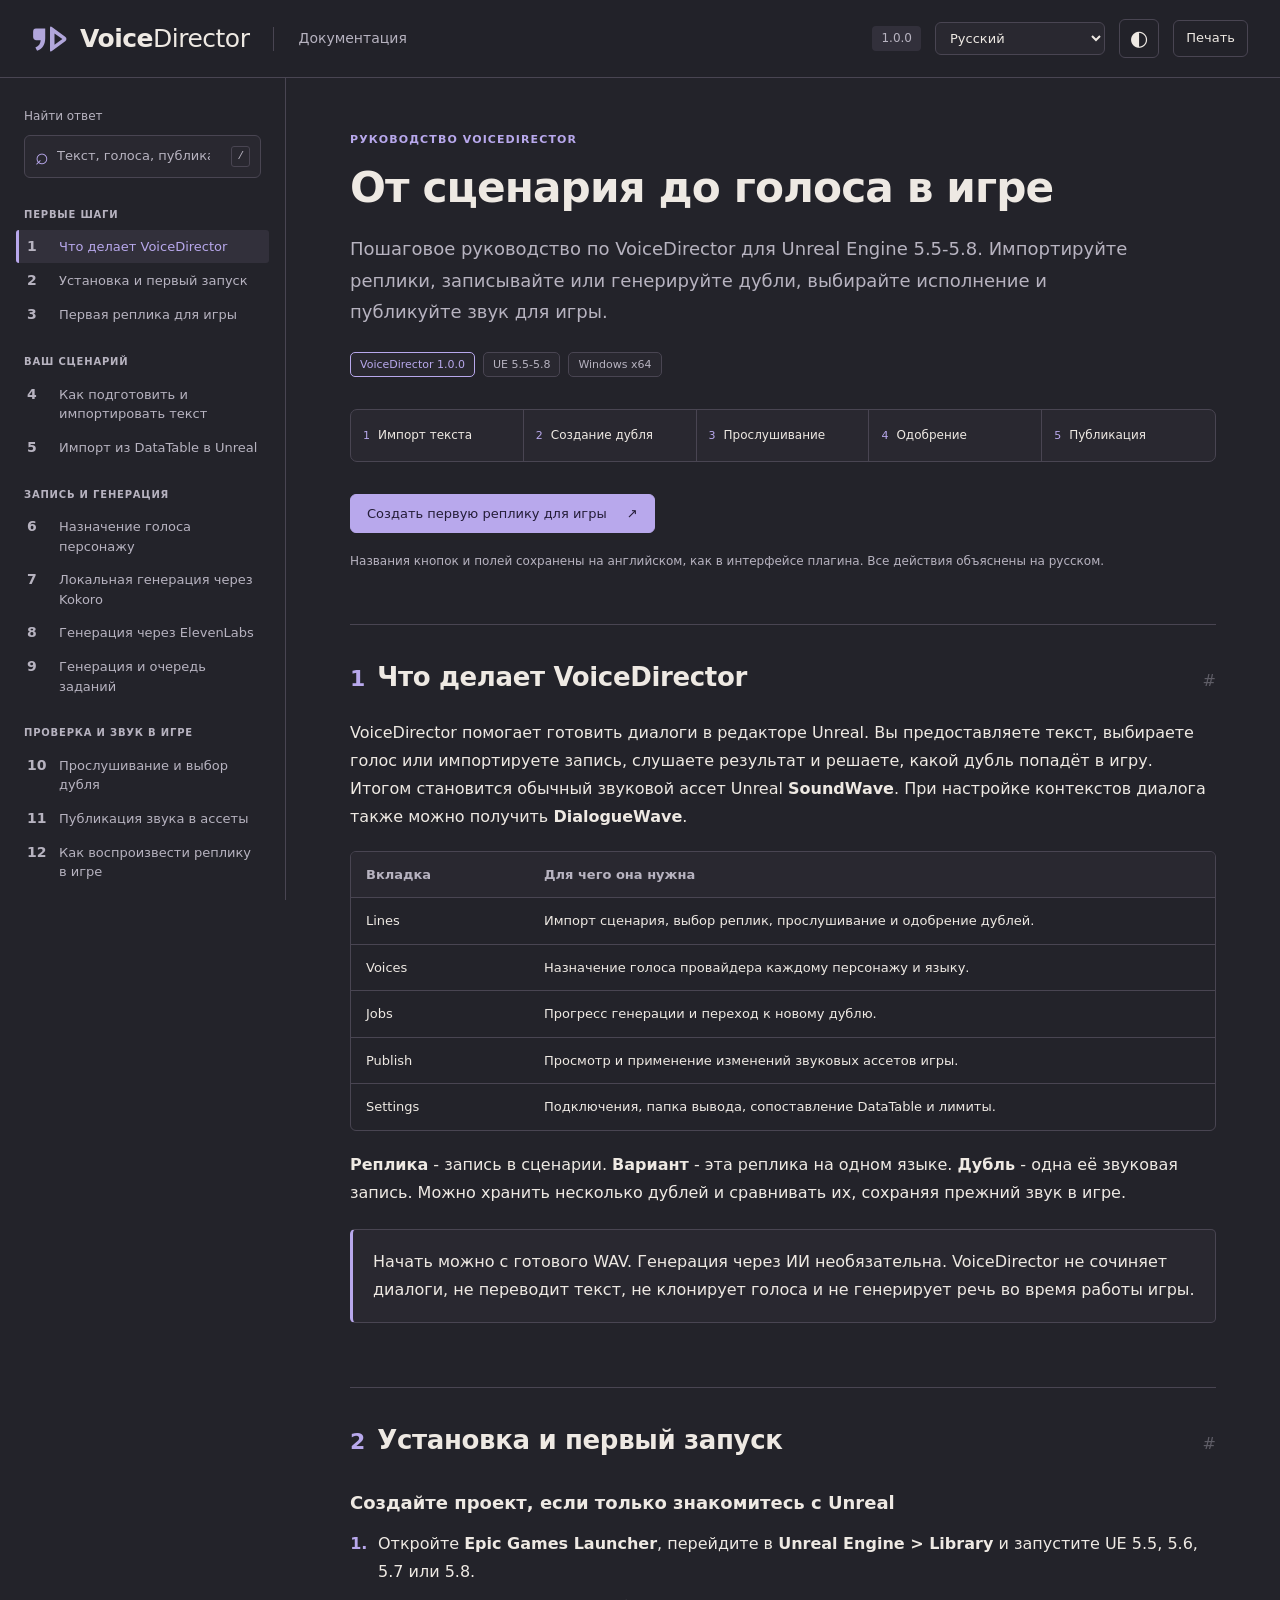
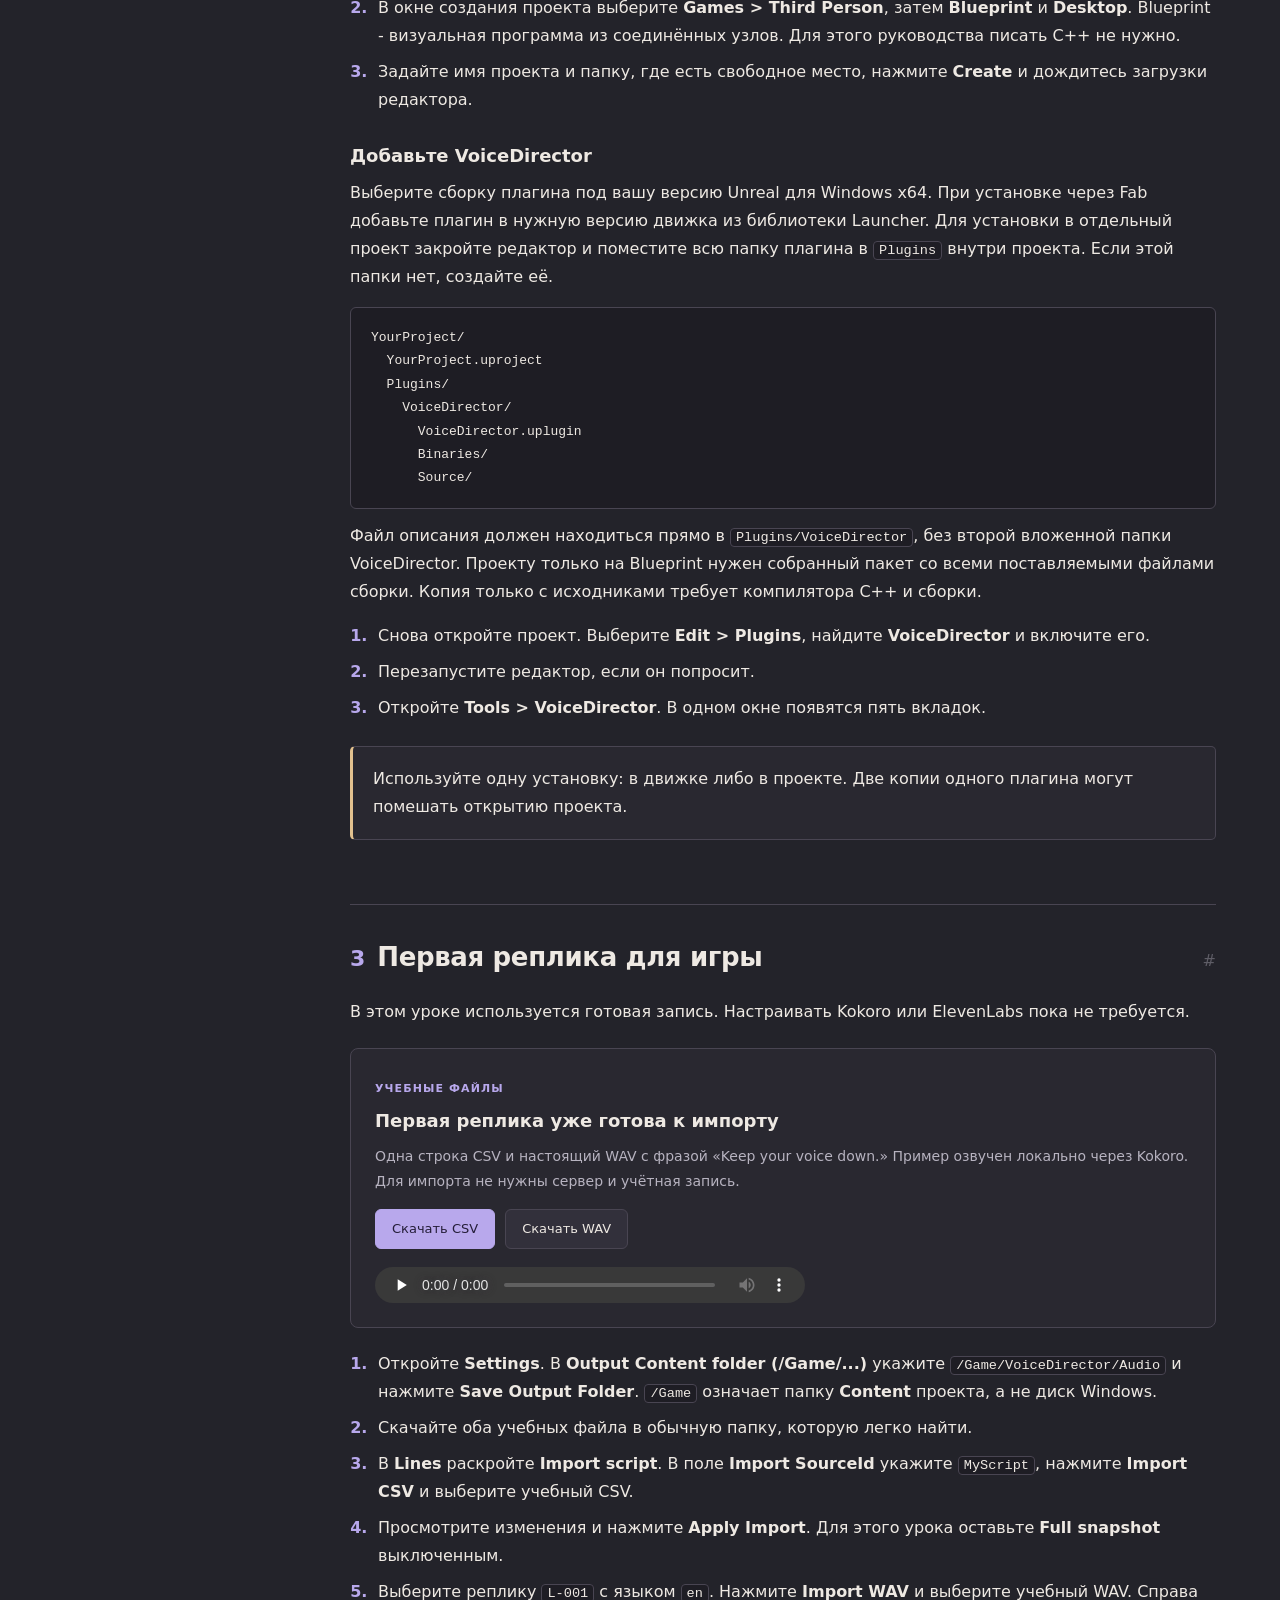
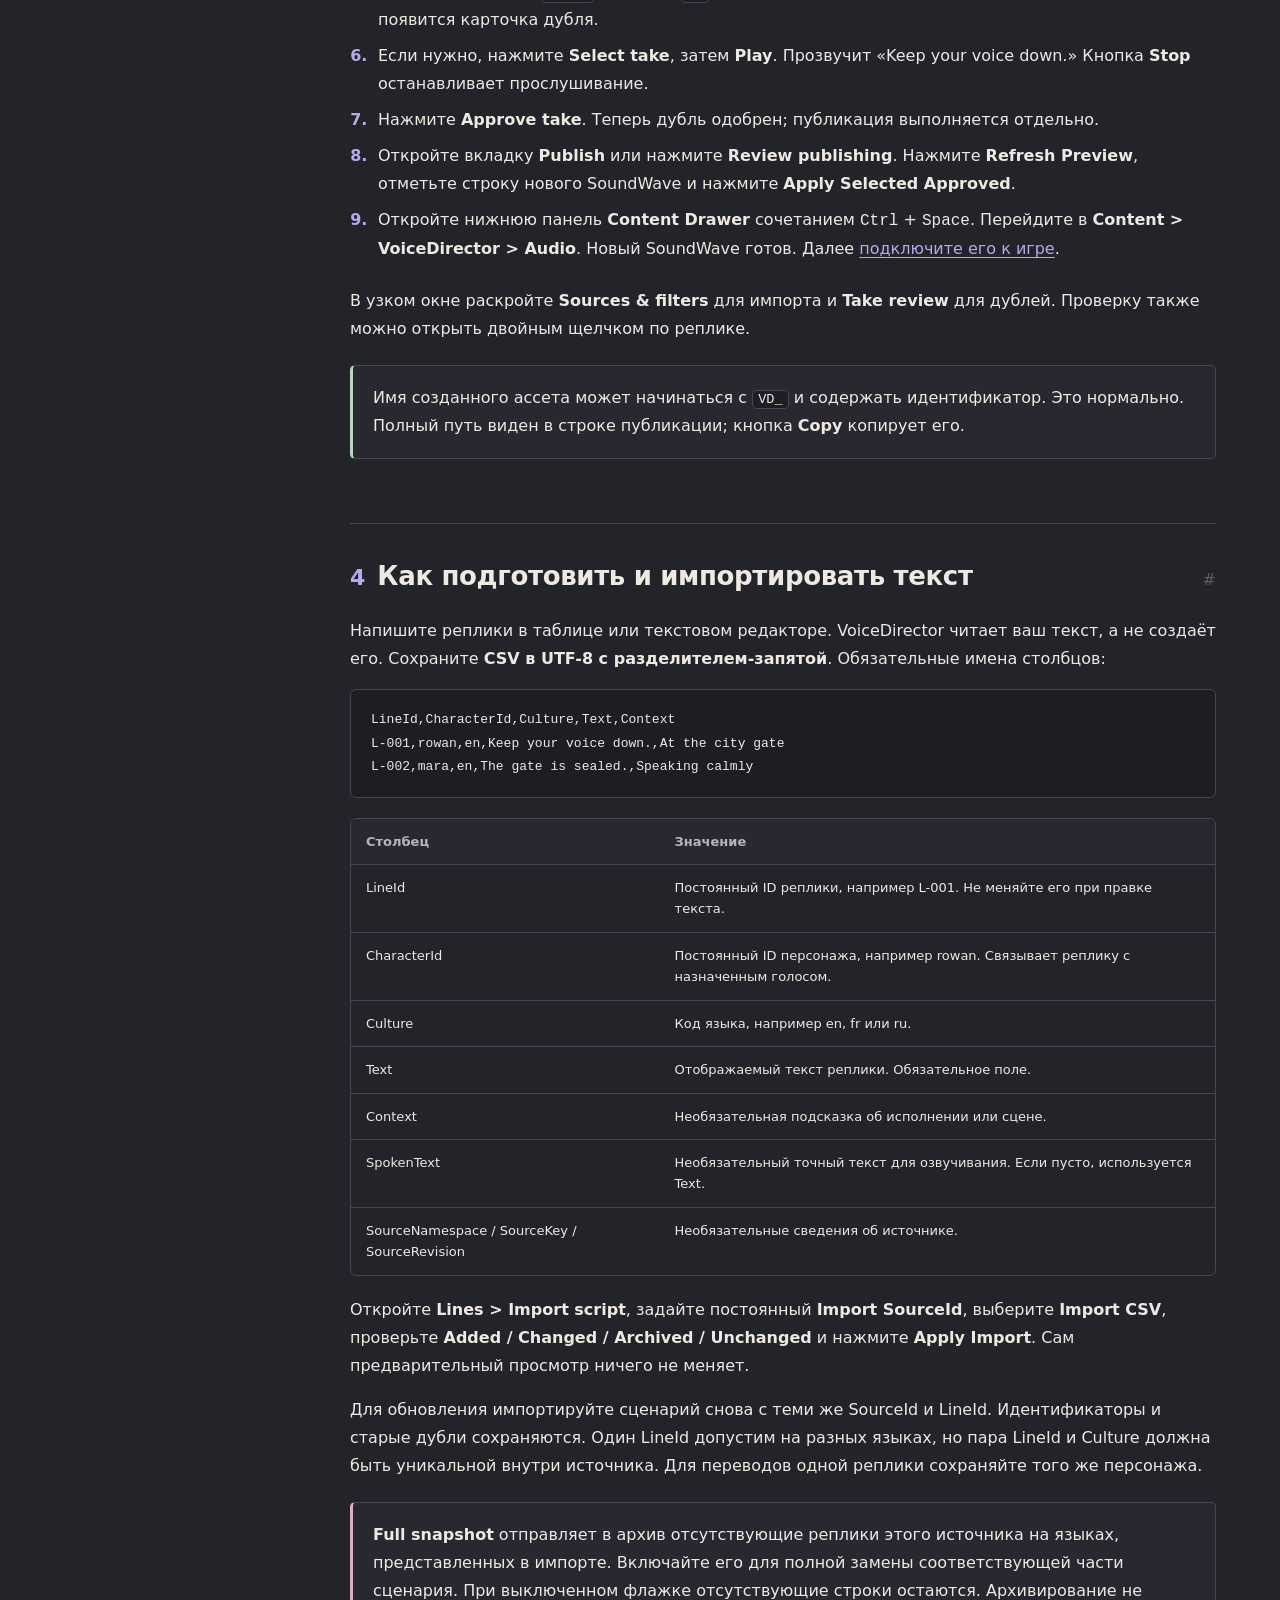
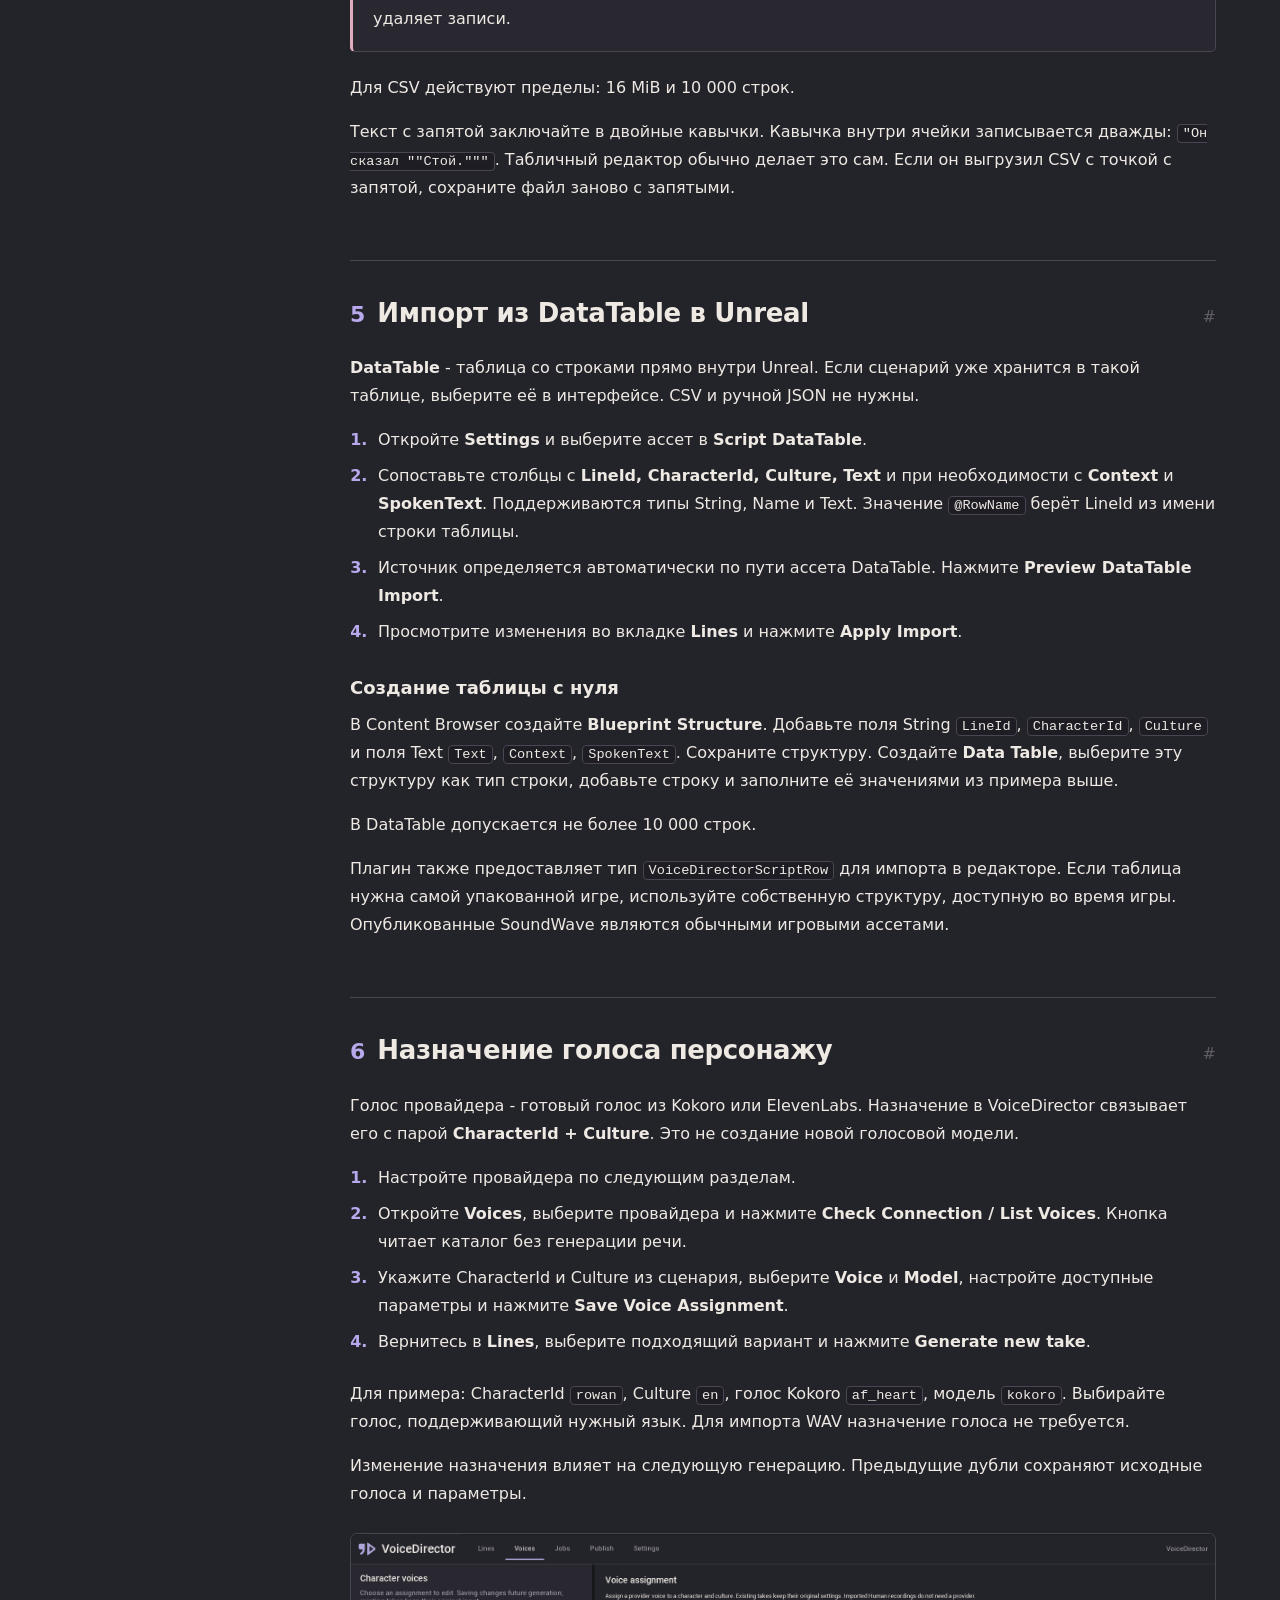
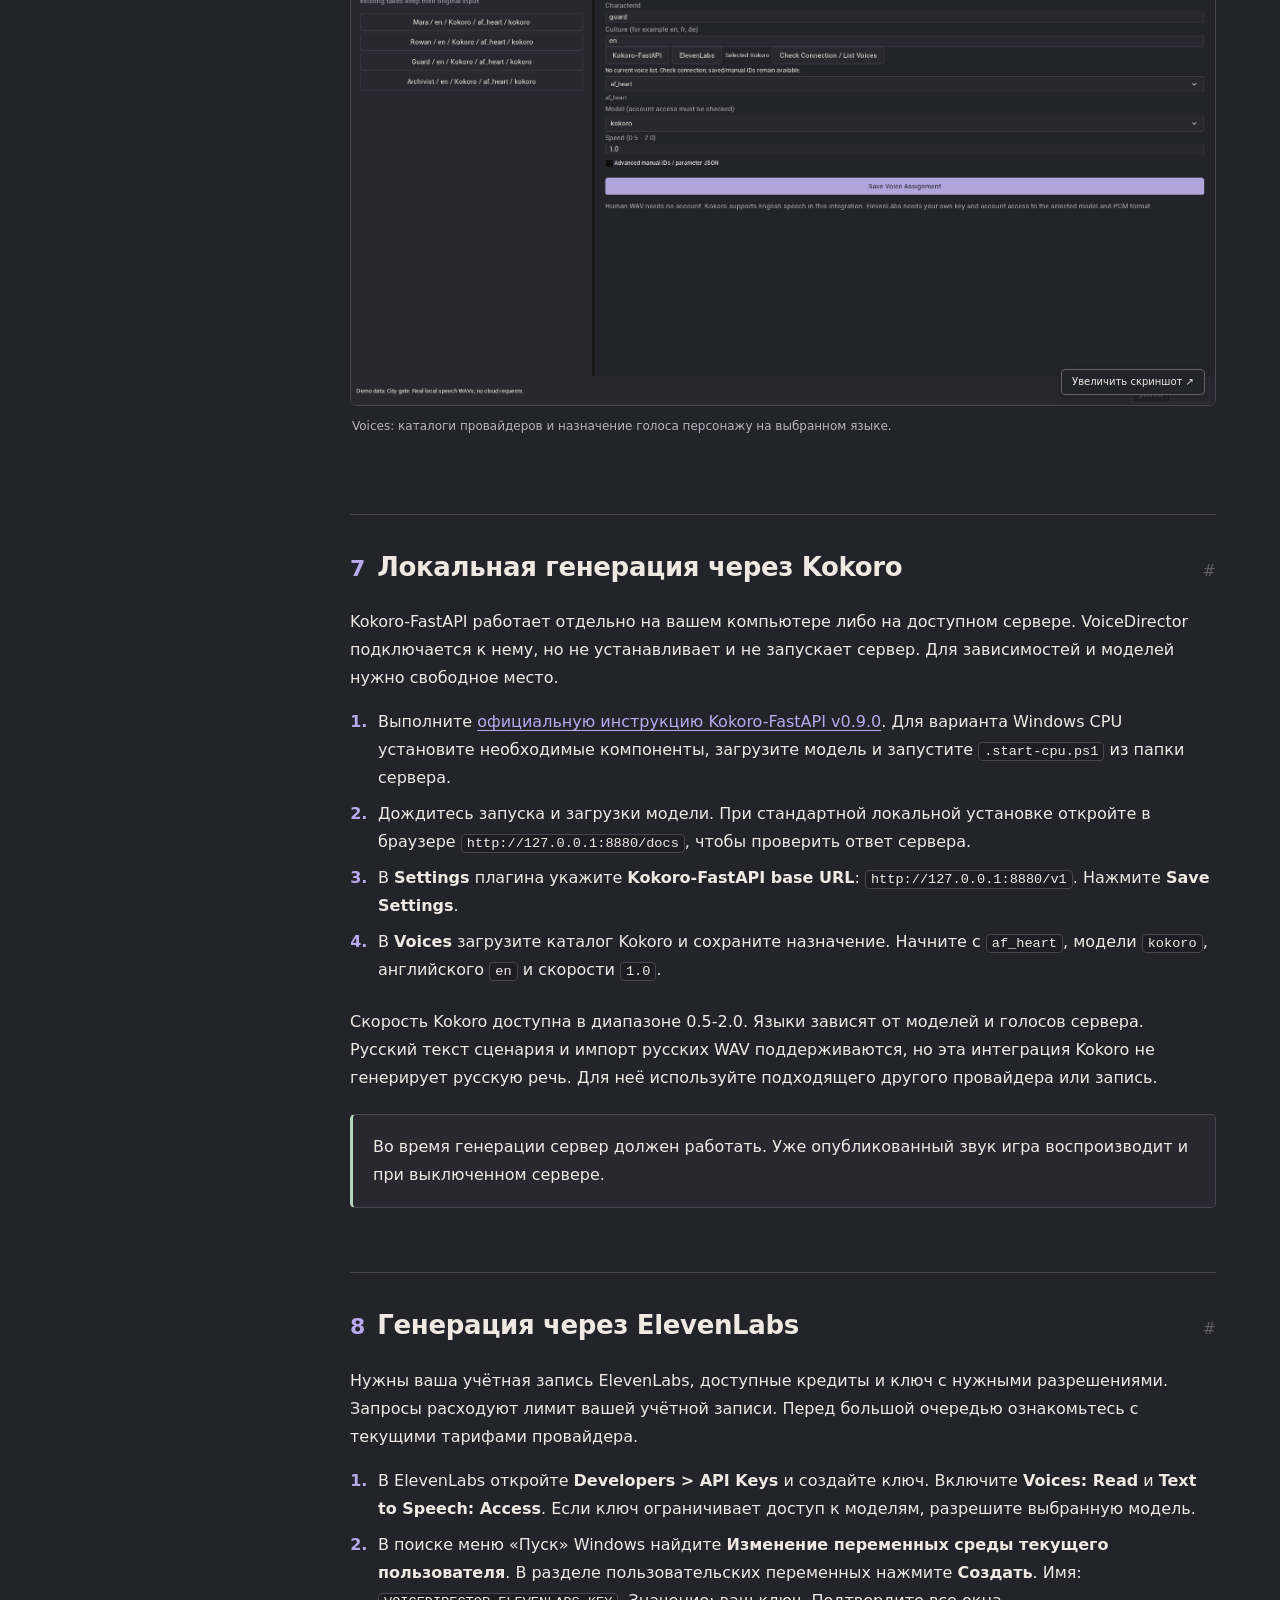
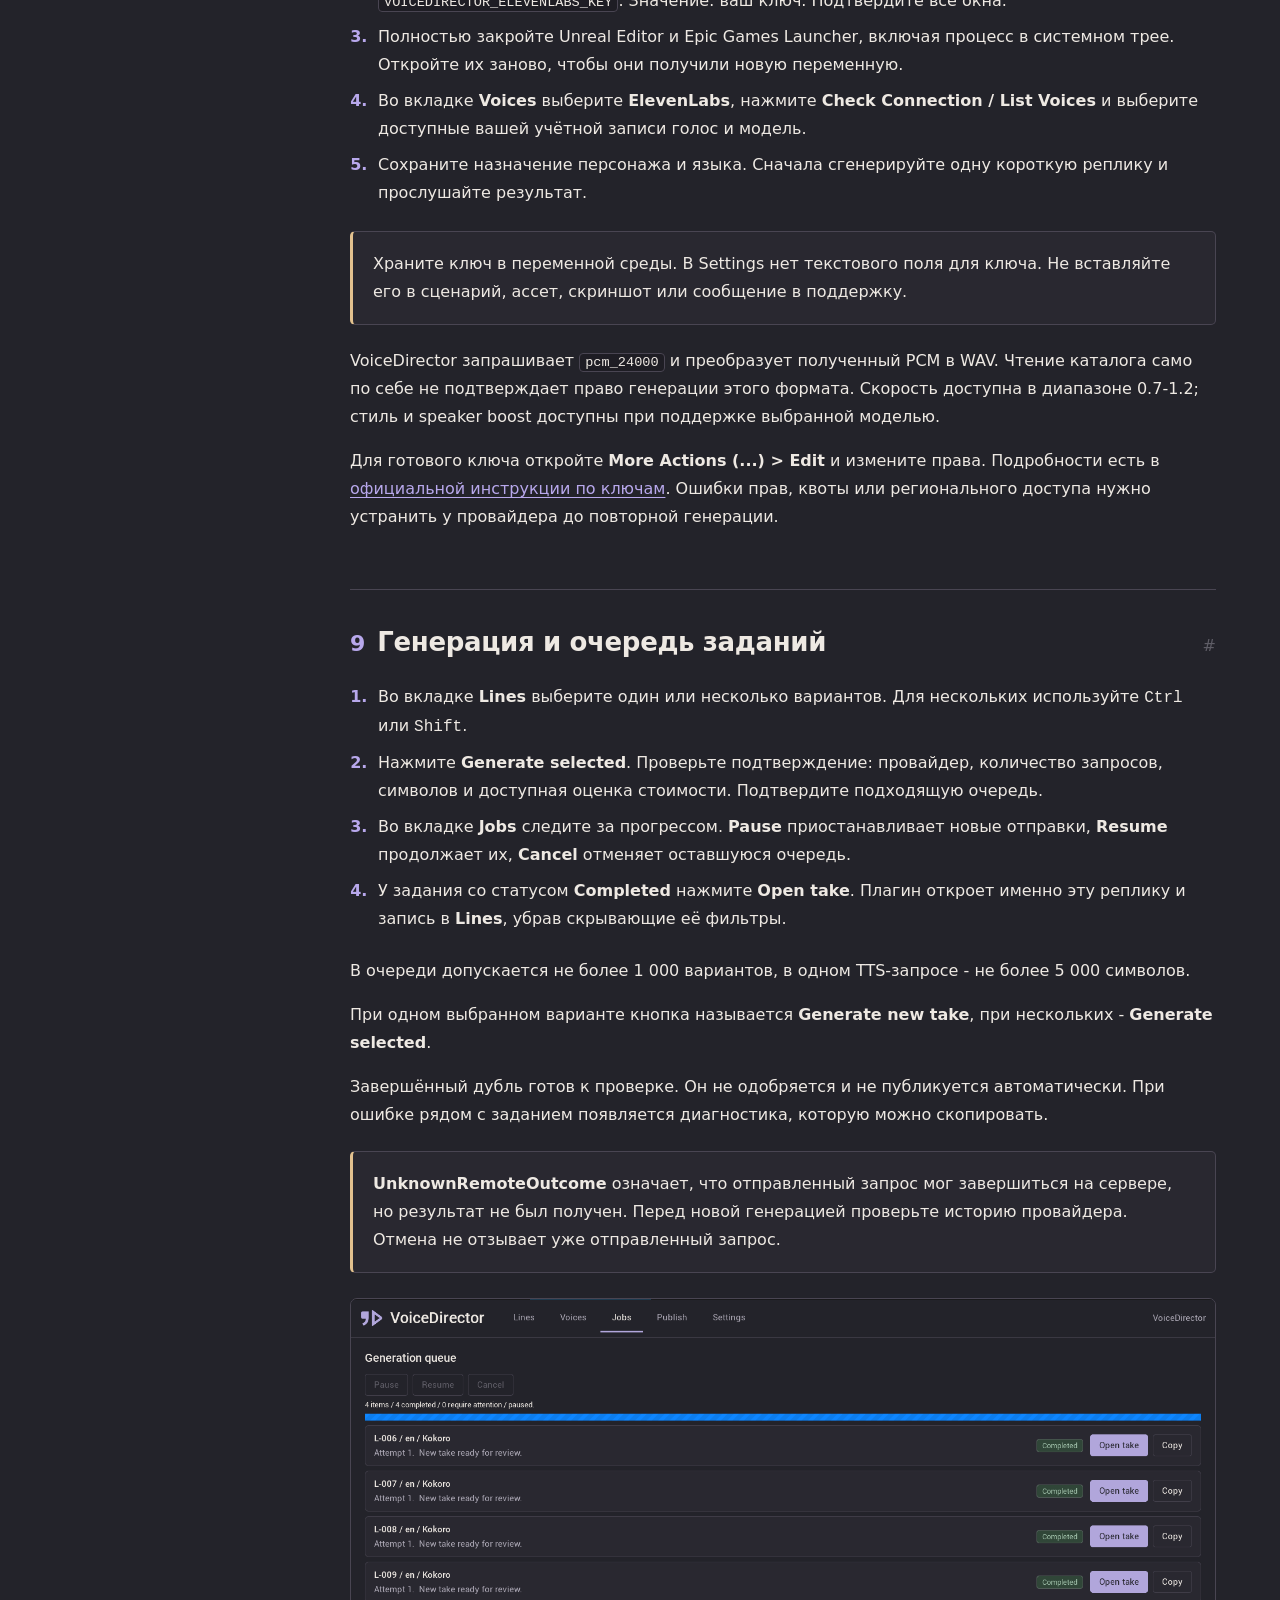
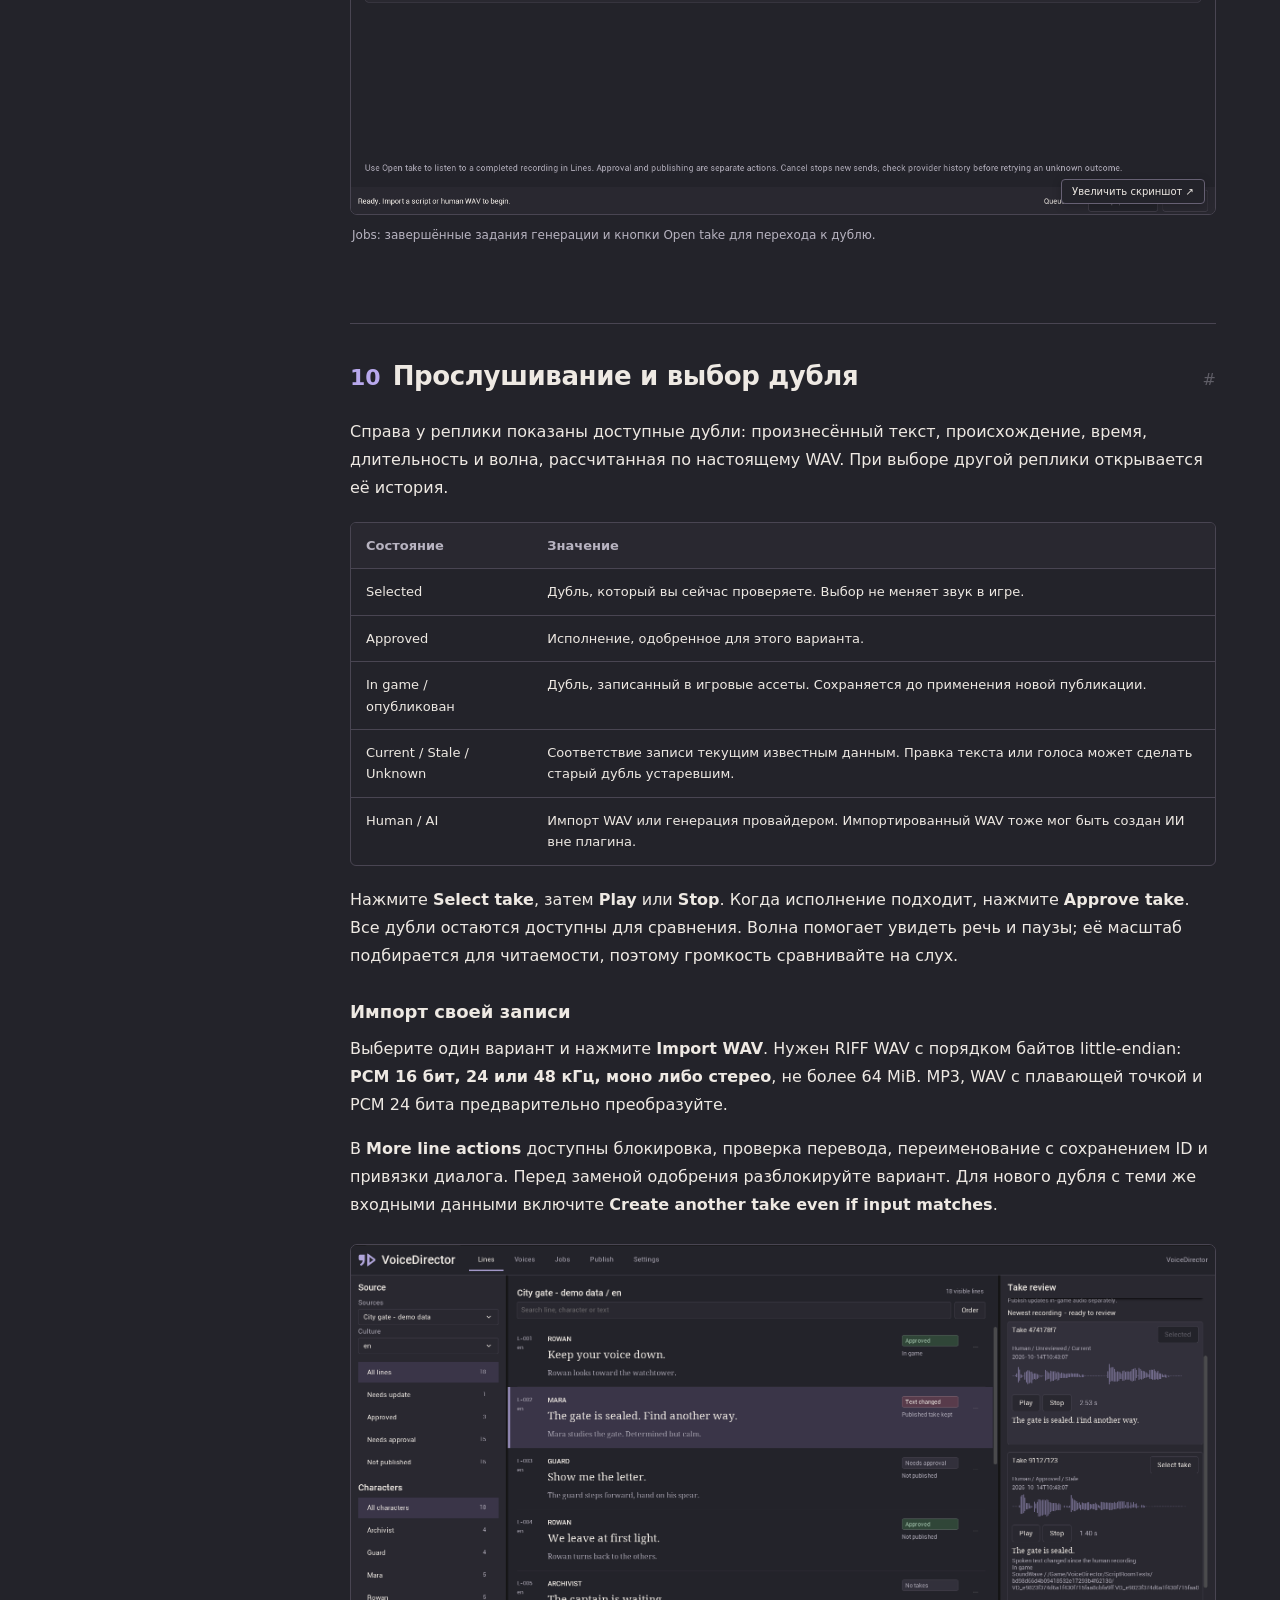
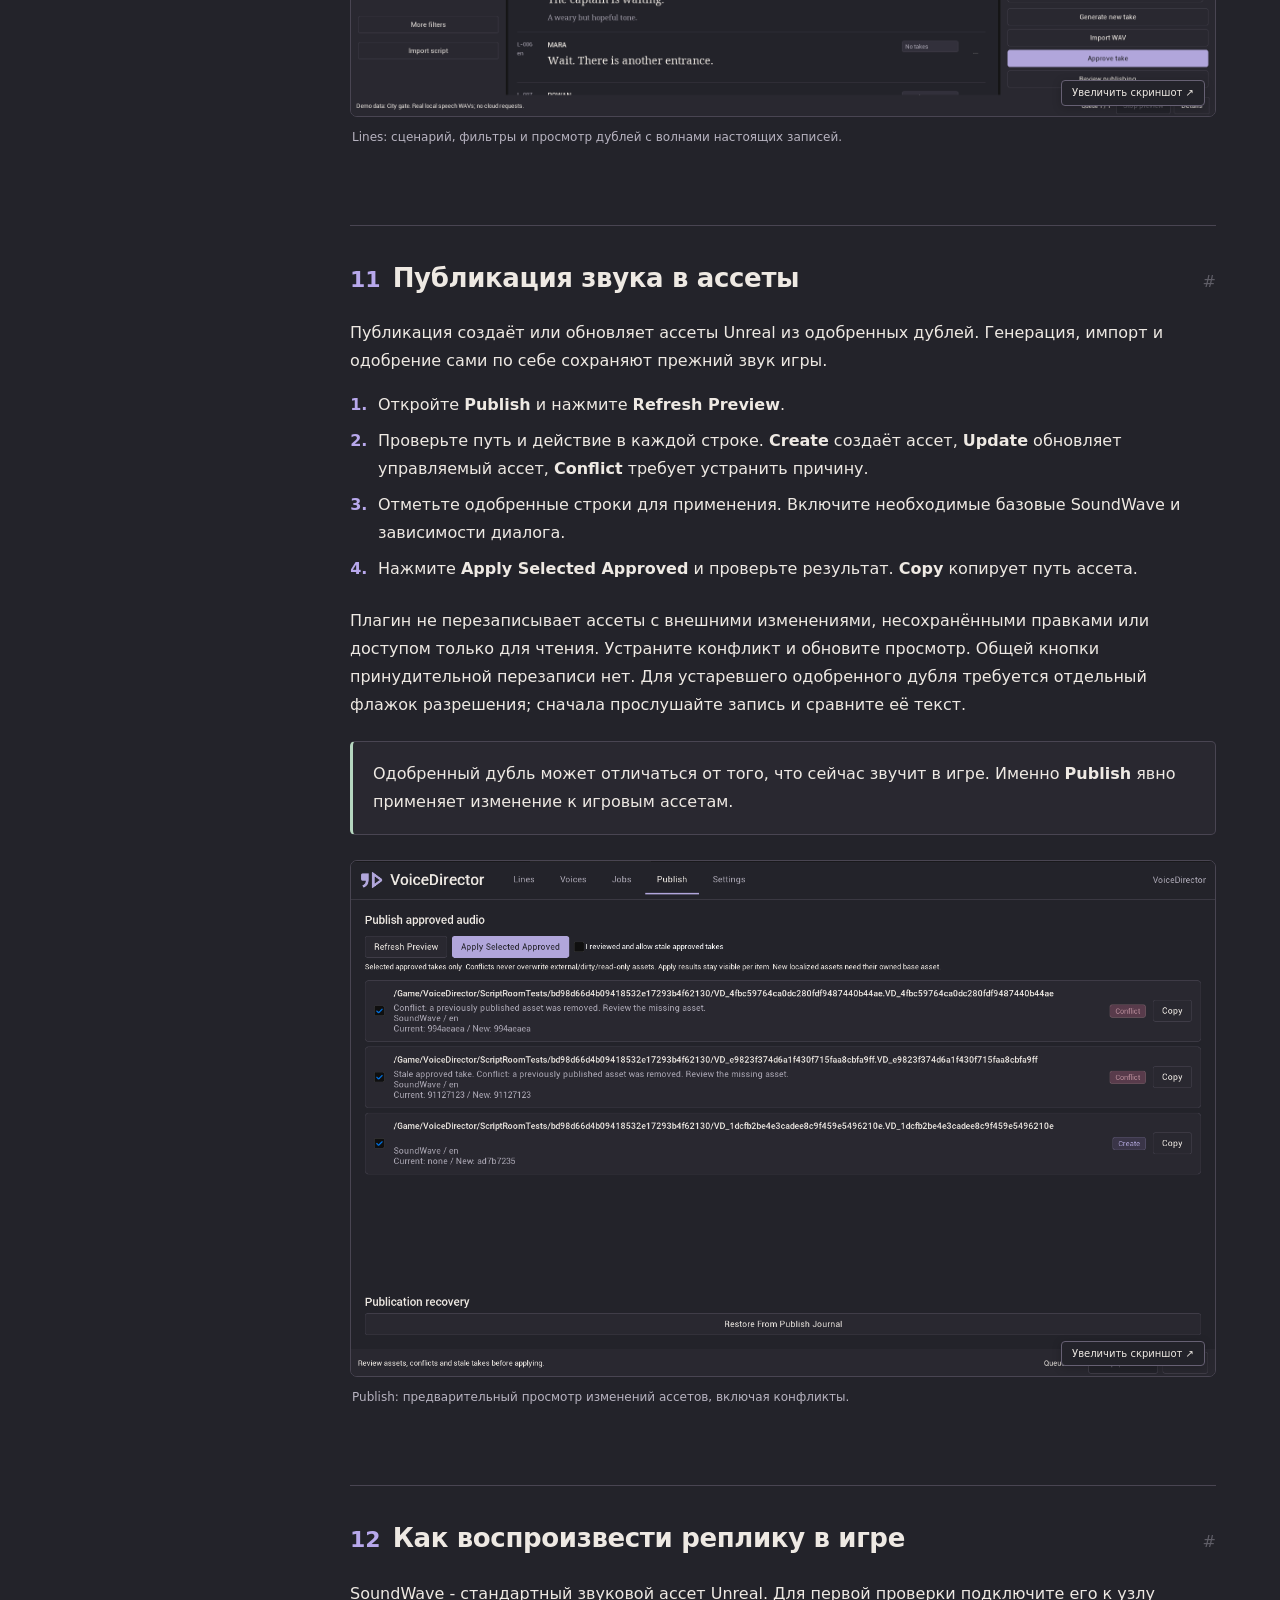
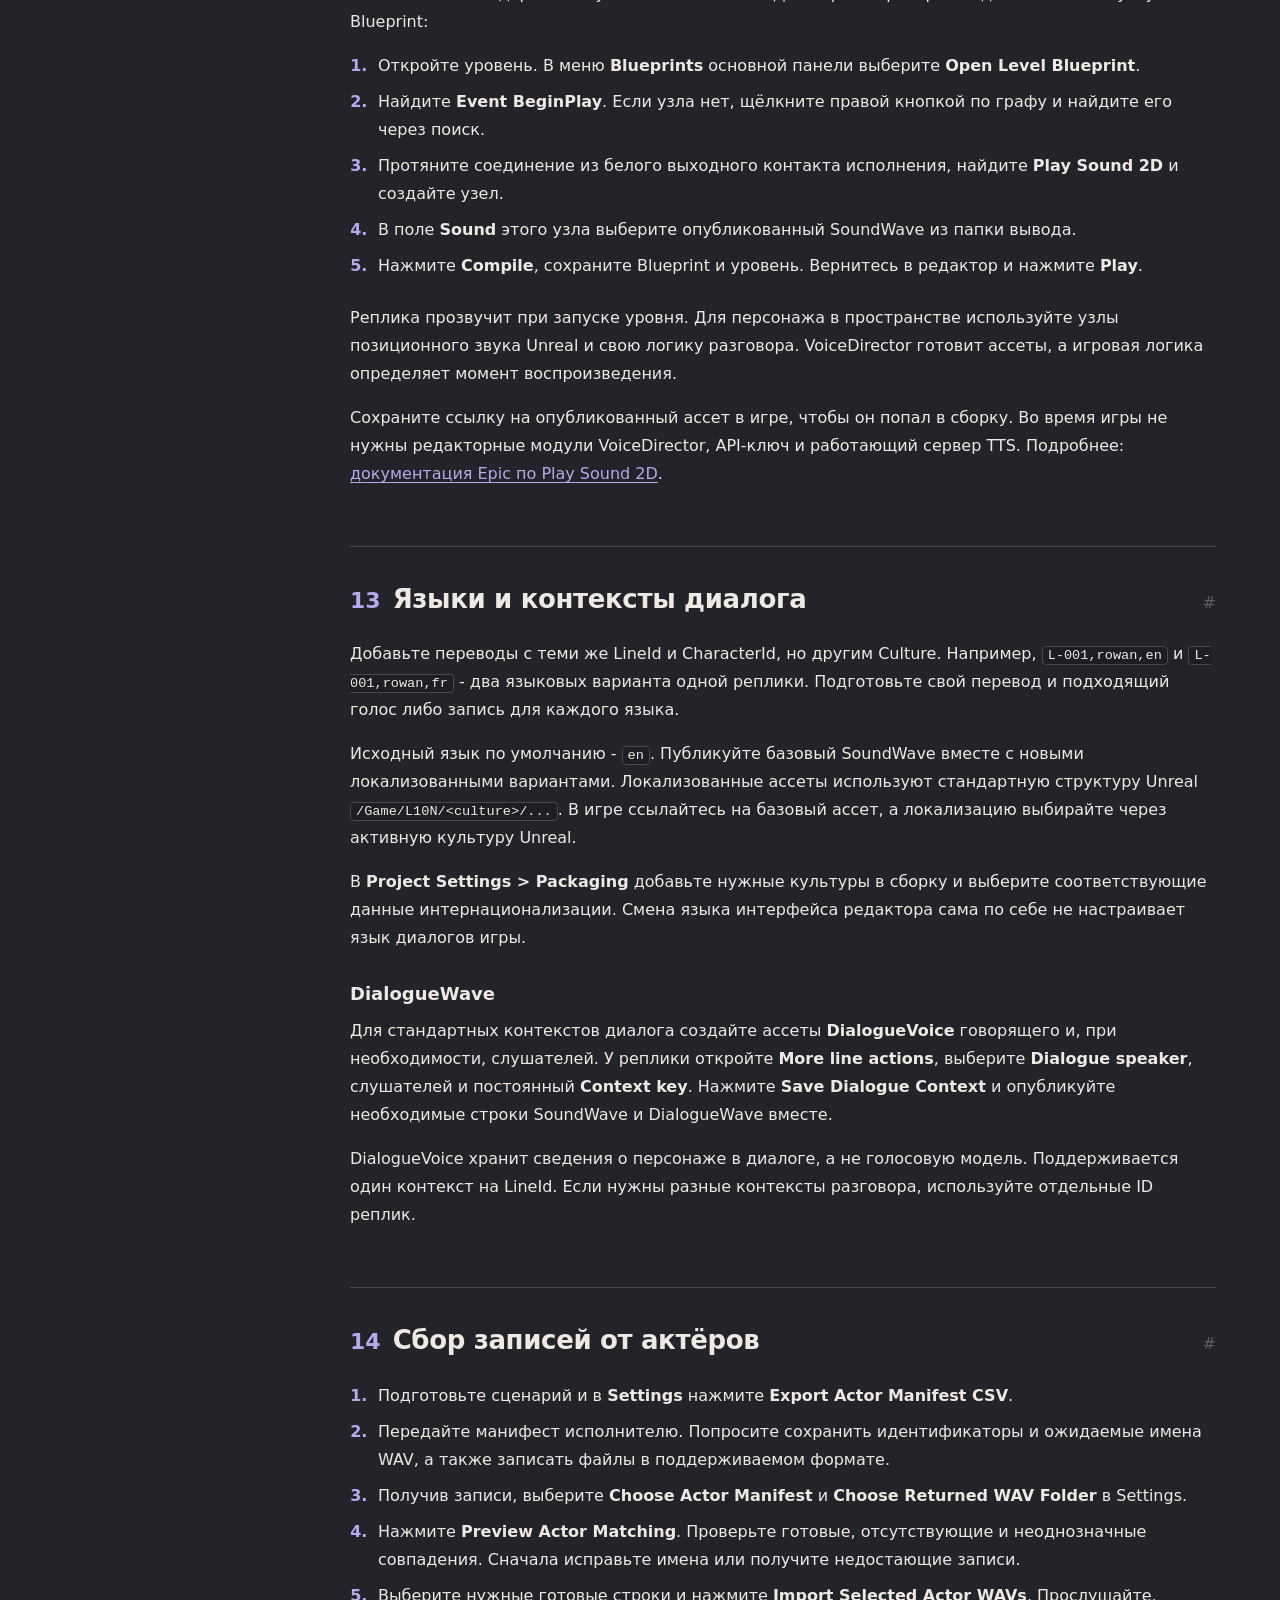
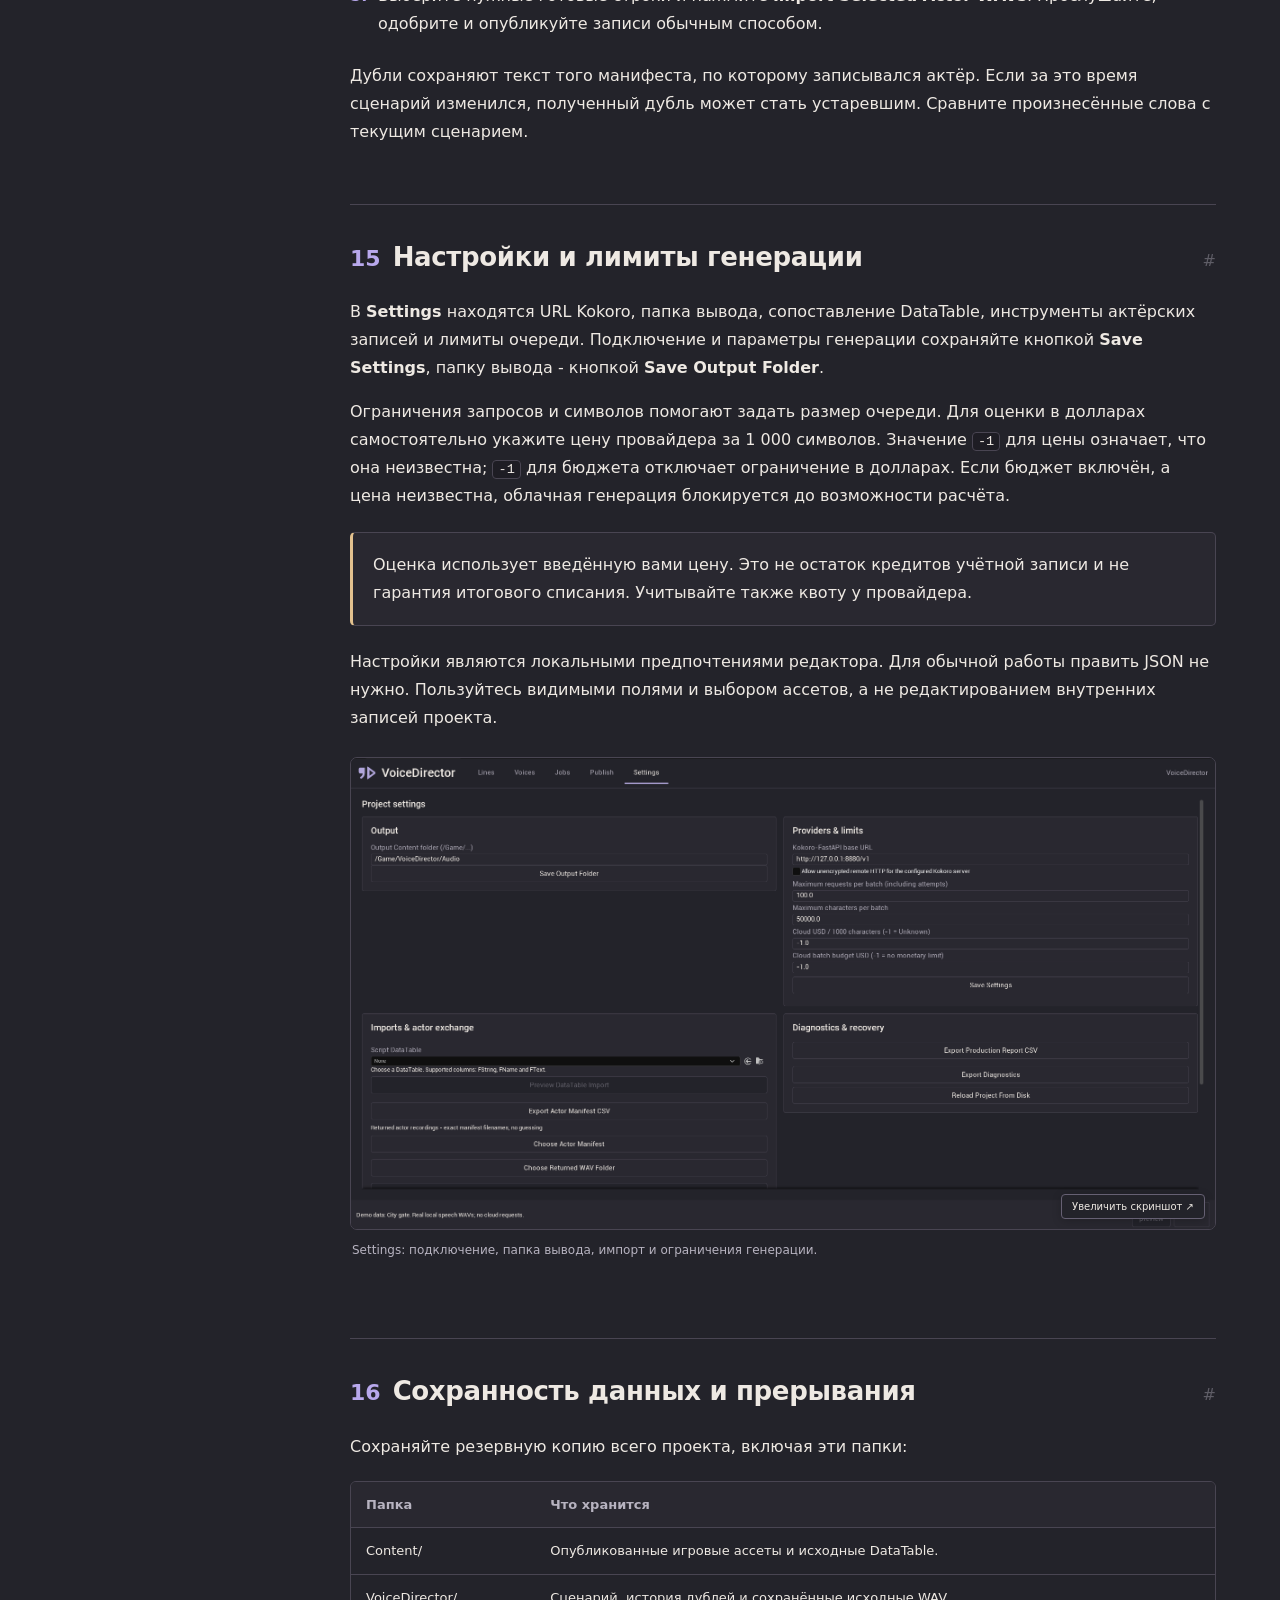
<file: ru/index.html>
<!doctype html>
<html lang="ru">
<head>
<meta charset="utf-8"><meta name="viewport" content="width=device-width, initial-scale=1">
<meta name="color-scheme" content="dark light"><meta name="theme-color" content="#23232a">
<title>VoiceDirector | Документация</title><meta name="description" content="Пошаговое руководство по VoiceDirector для Unreal Engine 5.5-5.8. Импортируйте реплики, записывайте или генерируйте дубли, выбирайте исполнение и публикуйте звук для игры.">
<link rel="canonical" href="https://nexusforgeue.github.io/VoiceDirector-docs/ru/"><link rel="alternate" hreflang="en" href="https://nexusforgeue.github.io/VoiceDirector-docs/en/">
<link rel="alternate" hreflang="ru" href="https://nexusforgeue.github.io/VoiceDirector-docs/ru/">
<link rel="alternate" hreflang="de" href="https://nexusforgeue.github.io/VoiceDirector-docs/de/">
<link rel="alternate" hreflang="fr" href="https://nexusforgeue.github.io/VoiceDirector-docs/fr/">
<link rel="alternate" hreflang="es" href="https://nexusforgeue.github.io/VoiceDirector-docs/es/">
<link rel="alternate" hreflang="pt-BR" href="https://nexusforgeue.github.io/VoiceDirector-docs/pt-BR/">
<link rel="alternate" hreflang="zh-Hans" href="https://nexusforgeue.github.io/VoiceDirector-docs/zh-Hans/">
<link rel="alternate" hreflang="ja" href="https://nexusforgeue.github.io/VoiceDirector-docs/ja/">
<link rel="alternate" hreflang="ko" href="https://nexusforgeue.github.io/VoiceDirector-docs/ko/">
<link rel="icon" type="image/svg+xml" href="../assets/voice-director.svg">
<link rel="stylesheet" href="../assets/site.css?v=326b0f632e55"><script src="../assets/site.js?v=70e562822bc8" defer></script>
<noscript><style>.search,.locale-picker,.icon-button,.print-button,.menu-toggle{display:none}@media(max-width:900px){.sidebar{position:static;transform:none;visibility:visible;width:auto;height:auto;box-shadow:none;border-right:0;border-bottom:1px solid var(--border)}}</style></noscript>
</head>
<body data-no-results="Разделы не найдены. Попробуйте название кнопки или более короткое слово." data-search-label="Найденные разделы">
<a class="skip-link" href="#content">Перейти к руководству</a>
<header class="site-header"><a class="brand" href="#top"><img src="../assets/voice-director.svg" width="36" height="36" alt=""><span>Voice<span class="brand-light">Director</span></span></a><span class="header-divider"></span><span class="header-label">Документация</span><div class="header-actions"><span class="version">1.0.0</span><label class="locale-picker"><span class="sr-only">Язык</span><select id="locale"><option value="en">English</option><option value="ru" selected>Русский</option><option value="de">Deutsch</option><option value="fr">Français</option><option value="es">Español</option><option value="pt-BR">Português (Brasil)</option><option value="zh-Hans">简体中文</option><option value="ja">日本語</option><option value="ko">한국어</option></select></label><button type="button" class="icon-button" id="theme-toggle" aria-label="Сменить тему" title="Сменить тему"><span aria-hidden="true">◐</span></button><button type="button" class="print-button" id="print">Печать</button><button type="button" class="menu-toggle" id="menu-toggle" aria-controls="sidebar" aria-expanded="false">Меню</button></div></header>
<div class="layout"><aside class="sidebar" id="sidebar"><form class="search" role="search"><label for="search">Найти ответ</label><div class="search-field"><span aria-hidden="true">⌕</span><input id="search" type="search" placeholder="Текст, голоса, публикация..." autocomplete="off"><kbd aria-hidden="true">/</kbd></div><div id="search-results" class="search-results" hidden></div><p class="sr-only" id="search-status" role="status" aria-live="polite"></p></form><nav aria-label="Содержание"><div class="nav-group"><p>Первые шаги</p><a href="#start" class="nav-link"><span class="nav-number" aria-hidden="true">1</span>Что делает VoiceDirector</a><a href="#install" class="nav-link"><span class="nav-number" aria-hidden="true">2</span>Установка и первый запуск</a><a href="#first-take" class="nav-link"><span class="nav-number" aria-hidden="true">3</span>Первая реплика для игры</a></div><div class="nav-group"><p>Ваш сценарий</p><a href="#script" class="nav-link"><span class="nav-number" aria-hidden="true">4</span>Как подготовить и импортировать текст</a><a href="#datatable" class="nav-link"><span class="nav-number" aria-hidden="true">5</span>Импорт из DataTable в Unreal</a></div><div class="nav-group"><p>Запись и генерация</p><a href="#voices" class="nav-link"><span class="nav-number" aria-hidden="true">6</span>Назначение голоса персонажу</a><a href="#kokoro" class="nav-link"><span class="nav-number" aria-hidden="true">7</span>Локальная генерация через Kokoro</a><a href="#elevenlabs" class="nav-link"><span class="nav-number" aria-hidden="true">8</span>Генерация через ElevenLabs</a><a href="#jobs" class="nav-link"><span class="nav-number" aria-hidden="true">9</span>Генерация и очередь заданий</a></div><div class="nav-group"><p>Проверка и звук в игре</p><a href="#takes" class="nav-link"><span class="nav-number" aria-hidden="true">10</span>Прослушивание и выбор дубля</a><a href="#publish" class="nav-link"><span class="nav-number" aria-hidden="true">11</span>Публикация звука в ассеты</a><a href="#game" class="nav-link"><span class="nav-number" aria-hidden="true">12</span>Как воспроизвести реплику в игре</a><a href="#localization" class="nav-link"><span class="nav-number" aria-hidden="true">13</span>Языки и контексты диалога</a><a href="#actor" class="nav-link"><span class="nav-number" aria-hidden="true">14</span>Сбор записей от актёров</a></div><div class="nav-group"><p>Настройки и помощь</p><a href="#settings" class="nav-link"><span class="nav-number" aria-hidden="true">15</span>Настройки и лимиты генерации</a><a href="#backup" class="nav-link"><span class="nav-number" aria-hidden="true">16</span>Сохранность данных и прерывания</a><a href="#troubleshooting" class="nav-link"><span class="nav-number" aria-hidden="true">17</span>Если что-то не работает</a><a href="#faq" class="nav-link"><span class="nav-number" aria-hidden="true">18</span>Частые вопросы</a><a href="#support" class="nav-link"><span class="nav-number" aria-hidden="true">19</span>Как получить помощь</a></div></nav><div class="sidebar-footer"><span class="status-dot" aria-hidden="true"></span>UE 5.5-5.8 · Windows x64</div></aside>
<main id="content" tabindex="-1"><div id="top" class="hero"><div class="eyebrow">Руководство VoiceDirector</div><h1>От сценария до голоса в игре</h1><p class="hero-description">Пошаговое руководство по VoiceDirector для Unreal Engine 5.5-5.8. Импортируйте реплики, записывайте или генерируйте дубли, выбирайте исполнение и публикуйте звук для игры.</p><div class="hero-meta"><span class="pill purple">VoiceDirector 1.0.0</span><span class="pill">UE 5.5-5.8</span><span class="pill">Windows x64</span></div><div class="workflow" aria-label="Порядок работы"><div><span>1</span>Импорт текста</div><div><span>2</span>Создание дубля</div><div><span>3</span>Прослушивание</div><div><span>4</span>Одобрение</div><div><span>5</span>Публикация</div></div><a class="button primary hero-cta" href="#first-take">Создать первую реплику для игры <span aria-hidden="true">↗</span></a><p class="ui-note">Названия кнопок и полей сохранены на английском, как в интерфейсе плагина. Все действия объяснены на русском.</p></div><section id="start" class="doc-section" aria-labelledby="start-title"><div class="section-heading"><span class="section-index" aria-hidden="true">1</span><h2 id="start-title">Что делает VoiceDirector</h2><a href="#start" class="anchor-link" aria-label="Ссылка на раздел">#</a></div><p>VoiceDirector помогает готовить диалоги в редакторе Unreal. Вы предоставляете текст, выбираете голос или импортируете запись, слушаете результат и решаете, какой дубль попадёт в игру. Итогом становится обычный звуковой ассет Unreal <strong>SoundWave</strong>. При настройке контекстов диалога также можно получить <strong>DialogueWave</strong>.</p>
    <div class="table-wrap"><table><thead><tr><th scope="col">Вкладка</th><th scope="col">Для чего она нужна</th></tr></thead><tbody><tr><td>Lines</td><td>Импорт сценария, выбор реплик, прослушивание и одобрение дублей.</td></tr><tr><td>Voices</td><td>Назначение голоса провайдера каждому персонажу и языку.</td></tr><tr><td>Jobs</td><td>Прогресс генерации и переход к новому дублю.</td></tr><tr><td>Publish</td><td>Просмотр и применение изменений звуковых ассетов игры.</td></tr><tr><td>Settings</td><td>Подключения, папка вывода, сопоставление DataTable и лимиты.</td></tr></tbody></table></div>
    <p><strong>Реплика</strong> - запись в сценарии. <strong>Вариант</strong> - эта реплика на одном языке. <strong>Дубль</strong> - одна её звуковая запись. Можно хранить несколько дублей и сравнивать их, сохраняя прежний звук в игре.</p>
    <div class="callout "><p>Начать можно с готового WAV. Генерация через ИИ необязательна. VoiceDirector не сочиняет диалоги, не переводит текст, не клонирует голоса и не генерирует речь во время работы игры.</p></div></section>
<section id="install" class="doc-section" aria-labelledby="install-title"><div class="section-heading"><span class="section-index" aria-hidden="true">2</span><h2 id="install-title">Установка и первый запуск</h2><a href="#install" class="anchor-link" aria-label="Ссылка на раздел">#</a></div><h3>Создайте проект, если только знакомитесь с Unreal</h3><ol><li>Откройте <strong>Epic Games Launcher</strong>, перейдите в <strong>Unreal Engine &gt; Library</strong> и запустите UE 5.5, 5.6, 5.7 или 5.8.</li><li>В окне создания проекта выберите <strong>Games &gt; Third Person</strong>, затем <strong>Blueprint</strong> и <strong>Desktop</strong>. Blueprint - визуальная программа из соединённых узлов. Для этого руководства писать C++ не нужно.</li><li>Задайте имя проекта и папку, где есть свободное место, нажмите <strong>Create</strong> и дождитесь загрузки редактора.</li></ol>
    <h3>Добавьте VoiceDirector</h3><p>Выберите сборку плагина под вашу версию Unreal для Windows x64. При установке через Fab добавьте плагин в нужную версию движка из библиотеки Launcher. Для установки в отдельный проект закройте редактор и поместите всю папку плагина в <code>Plugins</code> внутри проекта. Если этой папки нет, создайте её.</p><pre><code>YourProject/
  YourProject.uproject
  Plugins/
    VoiceDirector/
      VoiceDirector.uplugin
      Binaries/
      Source/</code></pre><p>Файл описания должен находиться прямо в <code>Plugins/VoiceDirector</code>, без второй вложенной папки VoiceDirector. Проекту только на Blueprint нужен собранный пакет со всеми поставляемыми файлами сборки. Копия только с исходниками требует компилятора C++ и сборки.</p><ol><li>Снова откройте проект. Выберите <strong>Edit &gt; Plugins</strong>, найдите <strong>VoiceDirector</strong> и включите его.</li><li>Перезапустите редактор, если он попросит.</li><li>Откройте <strong>Tools &gt; VoiceDirector</strong>. В одном окне появятся пять вкладок.</li></ol><div class="callout warning"><p>Используйте одну установку: в движке либо в проекте. Две копии одного плагина могут помешать открытию проекта.</p></div></section>
<section id="first-take" class="doc-section" aria-labelledby="first-take-title"><div class="section-heading"><span class="section-index" aria-hidden="true">3</span><h2 id="first-take-title">Первая реплика для игры</h2><a href="#first-take" class="anchor-link" aria-label="Ссылка на раздел">#</a></div><p>В этом уроке используется готовая запись. Настраивать Kokoro или ElevenLabs пока не требуется.</p><div class="sample-box"><div><span class="eyebrow">Учебные файлы</span><h3>Первая реплика уже готова к импорту</h3><p>Одна строка CSV и настоящий WAV с фразой «Keep your voice down.» Пример озвучен локально через Kokoro. Для импорта не нужны сервер и учётная запись.</p></div><div class="sample-actions"><a class="button primary" href="../assets/examples/first-line.csv" download="VoiceDirector-first-line.csv">Скачать CSV</a><a class="button" href="../assets/examples/first-line.wav" download="VoiceDirector-first-line.wav">Скачать WAV</a></div><audio controls preload="none" src="../assets/examples/first-line.wav" aria-label="Прослушать учебную реплику"><a href="../assets/examples/first-line.wav">Скачать WAV</a></audio></div>
    <ol><li>Откройте <strong>Settings</strong>. В <strong>Output Content folder (/Game/...)</strong> укажите <code>/Game/VoiceDirector/Audio</code> и нажмите <strong>Save Output Folder</strong>. <code>/Game</code> означает папку <strong>Content</strong> проекта, а не диск Windows.</li><li>Скачайте оба учебных файла в обычную папку, которую легко найти.</li><li>В <strong>Lines</strong> раскройте <strong>Import script</strong>. В поле <strong>Import SourceId</strong> укажите <code>MyScript</code>, нажмите <strong>Import CSV</strong> и выберите учебный CSV.</li><li>Просмотрите изменения и нажмите <strong>Apply Import</strong>. Для этого урока оставьте <strong>Full snapshot</strong> выключенным.</li><li>Выберите реплику <code>L-001</code> с языком <code>en</code>. Нажмите <strong>Import WAV</strong> и выберите учебный WAV. Справа появится карточка дубля.</li><li>Если нужно, нажмите <strong>Select take</strong>, затем <strong>Play</strong>. Прозвучит «Keep your voice down.» Кнопка <strong>Stop</strong> останавливает прослушивание.</li><li>Нажмите <strong>Approve take</strong>. Теперь дубль одобрен; публикация выполняется отдельно.</li><li>Откройте вкладку <strong>Publish</strong> или нажмите <strong>Review publishing</strong>. Нажмите <strong>Refresh Preview</strong>, отметьте строку нового SoundWave и нажмите <strong>Apply Selected Approved</strong>.</li><li>Откройте нижнюю панель <strong>Content Drawer</strong> сочетанием <kbd>Ctrl</kbd> + <kbd>Space</kbd>. Перейдите в <strong>Content &gt; VoiceDirector &gt; Audio</strong>. Новый SoundWave готов. Далее <a href="#game">подключите его к игре</a>.</li></ol>
    <p>В узком окне раскройте <strong>Sources &amp; filters</strong> для импорта и <strong>Take review</strong> для дублей. Проверку также можно открыть двойным щелчком по реплике.</p>
    <div class="callout success"><p>Имя созданного ассета может начинаться с <code>VD_</code> и содержать идентификатор. Это нормально. Полный путь виден в строке публикации; кнопка <strong>Copy</strong> копирует его.</p></div></section>
<section id="script" class="doc-section" aria-labelledby="script-title"><div class="section-heading"><span class="section-index" aria-hidden="true">4</span><h2 id="script-title">Как подготовить и импортировать текст</h2><a href="#script" class="anchor-link" aria-label="Ссылка на раздел">#</a></div><p>Напишите реплики в таблице или текстовом редакторе. VoiceDirector читает ваш текст, а не создаёт его. Сохраните <strong>CSV в UTF-8 с разделителем-запятой</strong>. Обязательные имена столбцов:</p><pre><code>LineId,CharacterId,Culture,Text,Context
L-001,rowan,en,Keep your voice down.,At the city gate
L-002,mara,en,The gate is sealed.,Speaking calmly</code></pre>
    <div class="table-wrap"><table><thead><tr><th scope="col">Столбец</th><th scope="col">Значение</th></tr></thead><tbody><tr><td>LineId</td><td>Постоянный ID реплики, например L-001. Не меняйте его при правке текста.</td></tr><tr><td>CharacterId</td><td>Постоянный ID персонажа, например rowan. Связывает реплику с назначенным голосом.</td></tr><tr><td>Culture</td><td>Код языка, например en, fr или ru.</td></tr><tr><td>Text</td><td>Отображаемый текст реплики. Обязательное поле.</td></tr><tr><td>Context</td><td>Необязательная подсказка об исполнении или сцене.</td></tr><tr><td>SpokenText</td><td>Необязательный точный текст для озвучивания. Если пусто, используется Text.</td></tr><tr><td>SourceNamespace / SourceKey / SourceRevision</td><td>Необязательные сведения об источнике.</td></tr></tbody></table></div>
    <p>Откройте <strong>Lines &gt; Import script</strong>, задайте постоянный <strong>Import SourceId</strong>, выберите <strong>Import CSV</strong>, проверьте <strong>Added / Changed / Archived / Unchanged</strong> и нажмите <strong>Apply Import</strong>. Сам предварительный просмотр ничего не меняет.</p><p>Для обновления импортируйте сценарий снова с теми же SourceId и LineId. Идентификаторы и старые дубли сохраняются. Один LineId допустим на разных языках, но пара LineId и Culture должна быть уникальной внутри источника. Для переводов одной реплики сохраняйте того же персонажа.</p>
    <div class="callout changed"><p><strong>Full snapshot</strong> отправляет в архив отсутствующие реплики этого источника на языках, представленных в импорте. Включайте его для полной замены соответствующей части сценария. При выключенном флажке отсутствующие строки остаются. Архивирование не удаляет записи.</p></div>
    <p>Для CSV действуют пределы: 16 MiB и 10 000 строк.</p><p>Текст с запятой заключайте в двойные кавычки. Кавычка внутри ячейки записывается дважды: <code>"Он сказал ""Стой."""</code>. Табличный редактор обычно делает это сам. Если он выгрузил CSV с точкой с запятой, сохраните файл заново с запятыми.</p></section>
<section id="datatable" class="doc-section" aria-labelledby="datatable-title"><div class="section-heading"><span class="section-index" aria-hidden="true">5</span><h2 id="datatable-title">Импорт из DataTable в Unreal</h2><a href="#datatable" class="anchor-link" aria-label="Ссылка на раздел">#</a></div><p><strong>DataTable</strong> - таблица со строками прямо внутри Unreal. Если сценарий уже хранится в такой таблице, выберите её в интерфейсе. CSV и ручной JSON не нужны.</p><ol><li>Откройте <strong>Settings</strong> и выберите ассет в <strong>Script DataTable</strong>.</li><li>Сопоставьте столбцы с <strong>LineId, CharacterId, Culture, Text</strong> и при необходимости с <strong>Context</strong> и <strong>SpokenText</strong>. Поддерживаются типы String, Name и Text. Значение <code>@RowName</code> берёт LineId из имени строки таблицы.</li><li>Источник определяется автоматически по пути ассета DataTable. Нажмите <strong>Preview DataTable Import</strong>.</li><li>Просмотрите изменения во вкладке <strong>Lines</strong> и нажмите <strong>Apply Import</strong>.</li></ol>
    <h3>Создание таблицы с нуля</h3><p>В Content Browser создайте <strong>Blueprint Structure</strong>. Добавьте поля String <code>LineId</code>, <code>CharacterId</code>, <code>Culture</code> и поля Text <code>Text</code>, <code>Context</code>, <code>SpokenText</code>. Сохраните структуру. Создайте <strong>Data Table</strong>, выберите эту структуру как тип строки, добавьте строку и заполните её значениями из примера выше.</p><p>В DataTable допускается не более 10 000 строк.</p><p>Плагин также предоставляет тип <code>VoiceDirectorScriptRow</code> для импорта в редакторе. Если таблица нужна самой упакованной игре, используйте собственную структуру, доступную во время игры. Опубликованные SoundWave являются обычными игровыми ассетами.</p></section>
<section id="voices" class="doc-section" aria-labelledby="voices-title"><div class="section-heading"><span class="section-index" aria-hidden="true">6</span><h2 id="voices-title">Назначение голоса персонажу</h2><a href="#voices" class="anchor-link" aria-label="Ссылка на раздел">#</a></div><p>Голос провайдера - готовый голос из Kokoro или ElevenLabs. Назначение в VoiceDirector связывает его с парой <strong>CharacterId + Culture</strong>. Это не создание новой голосовой модели.</p><ol><li>Настройте провайдера по следующим разделам.</li><li>Откройте <strong>Voices</strong>, выберите провайдера и нажмите <strong>Check Connection / List Voices</strong>. Кнопка читает каталог без генерации речи.</li><li>Укажите CharacterId и Culture из сценария, выберите <strong>Voice</strong> и <strong>Model</strong>, настройте доступные параметры и нажмите <strong>Save Voice Assignment</strong>.</li><li>Вернитесь в <strong>Lines</strong>, выберите подходящий вариант и нажмите <strong>Generate new take</strong>.</li></ol><p>Для примера: CharacterId <code>rowan</code>, Culture <code>en</code>, голос Kokoro <code>af_heart</code>, модель <code>kokoro</code>. Выбирайте голос, поддерживающий нужный язык. Для импорта WAV назначение голоса не требуется.</p><p>Изменение назначения влияет на следующую генерацию. Предыдущие дубли сохраняют исходные голоса и параметры.</p><figure class="screenshot"><button type="button" class="shot-open" data-zoom="../assets/screenshots/voices.png" aria-label="Увеличить скриншот: Voices: каталоги провайдеров и назначение голоса персонажу на выбранном языке."><img src="../assets/screenshots/voices.png" alt="Voices: каталоги провайдеров и назначение голоса персонажу на выбранном языке." width="1920" height="1047" loading="lazy"><span class="zoom-hint">Увеличить скриншот <span aria-hidden="true">↗</span></span></button><figcaption>Voices: каталоги провайдеров и назначение голоса персонажу на выбранном языке.</figcaption></figure></section>
<section id="kokoro" class="doc-section" aria-labelledby="kokoro-title"><div class="section-heading"><span class="section-index" aria-hidden="true">7</span><h2 id="kokoro-title">Локальная генерация через Kokoro</h2><a href="#kokoro" class="anchor-link" aria-label="Ссылка на раздел">#</a></div><p>Kokoro-FastAPI работает отдельно на вашем компьютере либо на доступном сервере. VoiceDirector подключается к нему, но не устанавливает и не запускает сервер. Для зависимостей и моделей нужно свободное место.</p><ol><li>Выполните <a href="https://github.com/remsky/Kokoro-FastAPI/tree/404d122e847569012bd6a6afe36f1c3a5e1c66b7">официальную инструкцию Kokoro-FastAPI v0.9.0</a>. Для варианта Windows CPU установите необходимые компоненты, загрузите модель и запустите <code>.start-cpu.ps1</code> из папки сервера.</li><li>Дождитесь запуска и загрузки модели. При стандартной локальной установке откройте в браузере <code>http://127.0.0.1:8880/docs</code>, чтобы проверить ответ сервера.</li><li>В <strong>Settings</strong> плагина укажите <strong>Kokoro-FastAPI base URL</strong>: <code>http://127.0.0.1:8880/v1</code>. Нажмите <strong>Save Settings</strong>.</li><li>В <strong>Voices</strong> загрузите каталог Kokoro и сохраните назначение. Начните с <code>af_heart</code>, модели <code>kokoro</code>, английского <code>en</code> и скорости <code>1.0</code>.</li></ol><p>Скорость Kokoro доступна в диапазоне 0.5-2.0. Языки зависят от моделей и голосов сервера. Русский текст сценария и импорт русских WAV поддерживаются, но эта интеграция Kokoro не генерирует русскую речь. Для неё используйте подходящего другого провайдера или запись.</p><div class="callout success"><p>Во время генерации сервер должен работать. Уже опубликованный звук игра воспроизводит и при выключенном сервере.</p></div></section>
<section id="elevenlabs" class="doc-section" aria-labelledby="elevenlabs-title"><div class="section-heading"><span class="section-index" aria-hidden="true">8</span><h2 id="elevenlabs-title">Генерация через ElevenLabs</h2><a href="#elevenlabs" class="anchor-link" aria-label="Ссылка на раздел">#</a></div><p>Нужны ваша учётная запись ElevenLabs, доступные кредиты и ключ с нужными разрешениями. Запросы расходуют лимит вашей учётной записи. Перед большой очередью ознакомьтесь с текущими тарифами провайдера.</p><ol><li>В ElevenLabs откройте <strong>Developers &gt; API Keys</strong> и создайте ключ. Включите <strong>Voices: Read</strong> и <strong>Text to Speech: Access</strong>. Если ключ ограничивает доступ к моделям, разрешите выбранную модель.</li><li>В поиске меню «Пуск» Windows найдите <strong>Изменение переменных среды текущего пользователя</strong>. В разделе пользовательских переменных нажмите <strong>Создать</strong>. Имя: <code>VOICEDIRECTOR_ELEVENLABS_KEY</code>. Значение: ваш ключ. Подтвердите все окна.</li><li>Полностью закройте Unreal Editor и Epic Games Launcher, включая процесс в системном трее. Откройте их заново, чтобы они получили новую переменную.</li><li>Во вкладке <strong>Voices</strong> выберите <strong>ElevenLabs</strong>, нажмите <strong>Check Connection / List Voices</strong> и выберите доступные вашей учётной записи голос и модель.</li><li>Сохраните назначение персонажа и языка. Сначала сгенерируйте одну короткую реплику и прослушайте результат.</li></ol><div class="callout warning"><p>Храните ключ в переменной среды. В Settings нет текстового поля для ключа. Не вставляйте его в сценарий, ассет, скриншот или сообщение в поддержку.</p></div>
    <p>VoiceDirector запрашивает <code>pcm_24000</code> и преобразует полученный PCM в WAV. Чтение каталога само по себе не подтверждает право генерации этого формата. Скорость доступна в диапазоне 0.7-1.2; стиль и speaker boost доступны при поддержке выбранной моделью.</p><p>Для готового ключа откройте <strong>More Actions (...) &gt; Edit</strong> и измените права. Подробности есть в <a href="https://elevenlabs.io/docs/help-center/technical/how-do-i-authorize-myself-using-an-api-key">официальной инструкции по ключам</a>. Ошибки прав, квоты или регионального доступа нужно устранить у провайдера до повторной генерации.</p></section>
<section id="jobs" class="doc-section" aria-labelledby="jobs-title"><div class="section-heading"><span class="section-index" aria-hidden="true">9</span><h2 id="jobs-title">Генерация и очередь заданий</h2><a href="#jobs" class="anchor-link" aria-label="Ссылка на раздел">#</a></div><ol><li>Во вкладке <strong>Lines</strong> выберите один или несколько вариантов. Для нескольких используйте <kbd>Ctrl</kbd> или <kbd>Shift</kbd>.</li><li>Нажмите <strong>Generate selected</strong>. Проверьте подтверждение: провайдер, количество запросов, символов и доступная оценка стоимости. Подтвердите подходящую очередь.</li><li>Во вкладке <strong>Jobs</strong> следите за прогрессом. <strong>Pause</strong> приостанавливает новые отправки, <strong>Resume</strong> продолжает их, <strong>Cancel</strong> отменяет оставшуюся очередь.</li><li>У задания со статусом <strong>Completed</strong> нажмите <strong>Open take</strong>. Плагин откроет именно эту реплику и запись в <strong>Lines</strong>, убрав скрывающие её фильтры.</li></ol><p>В очереди допускается не более 1 000 вариантов, в одном TTS-запросе - не более 5 000 символов.</p><p>При одном выбранном варианте кнопка называется <strong>Generate new take</strong>, при нескольких - <strong>Generate selected</strong>.</p><p>Завершённый дубль готов к проверке. Он не одобряется и не публикуется автоматически. При ошибке рядом с заданием появляется диагностика, которую можно скопировать.</p><div class="callout warning"><p><strong>UnknownRemoteOutcome</strong> означает, что отправленный запрос мог завершиться на сервере, но результат не был получен. Перед новой генерацией проверьте историю провайдера. Отмена не отзывает уже отправленный запрос.</p></div><figure class="screenshot"><button type="button" class="shot-open" data-zoom="../assets/screenshots/jobs.png" aria-label="Увеличить скриншот: Jobs: завершённые задания генерации и кнопки Open take для перехода к дублю."><img src="../assets/screenshots/jobs.png" alt="Jobs: завершённые задания генерации и кнопки Open take для перехода к дублю." width="1500" height="894" loading="lazy"><span class="zoom-hint">Увеличить скриншот <span aria-hidden="true">↗</span></span></button><figcaption>Jobs: завершённые задания генерации и кнопки Open take для перехода к дублю.</figcaption></figure></section>
<section id="takes" class="doc-section" aria-labelledby="takes-title"><div class="section-heading"><span class="section-index" aria-hidden="true">10</span><h2 id="takes-title">Прослушивание и выбор дубля</h2><a href="#takes" class="anchor-link" aria-label="Ссылка на раздел">#</a></div><p>Справа у реплики показаны доступные дубли: произнесённый текст, происхождение, время, длительность и волна, рассчитанная по настоящему WAV. При выборе другой реплики открывается её история.</p><div class="table-wrap"><table><thead><tr><th scope="col">Состояние</th><th scope="col">Значение</th></tr></thead><tbody><tr><td>Selected</td><td>Дубль, который вы сейчас проверяете. Выбор не меняет звук в игре.</td></tr><tr><td>Approved</td><td>Исполнение, одобренное для этого варианта.</td></tr><tr><td>In game / опубликован</td><td>Дубль, записанный в игровые ассеты. Сохраняется до применения новой публикации.</td></tr><tr><td>Current / Stale / Unknown</td><td>Соответствие записи текущим известным данным. Правка текста или голоса может сделать старый дубль устаревшим.</td></tr><tr><td>Human / AI</td><td>Импорт WAV или генерация провайдером. Импортированный WAV тоже мог быть создан ИИ вне плагина.</td></tr></tbody></table></div>
    <p>Нажмите <strong>Select take</strong>, затем <strong>Play</strong> или <strong>Stop</strong>. Когда исполнение подходит, нажмите <strong>Approve take</strong>. Все дубли остаются доступны для сравнения. Волна помогает увидеть речь и паузы; её масштаб подбирается для читаемости, поэтому громкость сравнивайте на слух.</p><h3>Импорт своей записи</h3><p>Выберите один вариант и нажмите <strong>Import WAV</strong>. Нужен RIFF WAV с порядком байтов little-endian: <strong>PCM 16 бит, 24 или 48 кГц, моно либо стерео</strong>, не более 64 MiB. MP3, WAV с плавающей точкой и PCM 24 бита предварительно преобразуйте.</p><p>В <strong>More line actions</strong> доступны блокировка, проверка перевода, переименование с сохранением ID и привязки диалога. Перед заменой одобрения разблокируйте вариант. Для нового дубля с теми же входными данными включите <strong>Create another take even if input matches</strong>.</p><figure class="screenshot"><button type="button" class="shot-open" data-zoom="../assets/screenshots/lines.png" aria-label="Увеличить скриншот: Lines: сценарий, фильтры и просмотр дублей с волнами настоящих записей."><img src="../assets/screenshots/lines.png" alt="Lines: сценарий, фильтры и просмотр дублей с волнами настоящих записей." width="1920" height="1047" loading="lazy"><span class="zoom-hint">Увеличить скриншот <span aria-hidden="true">↗</span></span></button><figcaption>Lines: сценарий, фильтры и просмотр дублей с волнами настоящих записей.</figcaption></figure></section>
<section id="publish" class="doc-section" aria-labelledby="publish-title"><div class="section-heading"><span class="section-index" aria-hidden="true">11</span><h2 id="publish-title">Публикация звука в ассеты</h2><a href="#publish" class="anchor-link" aria-label="Ссылка на раздел">#</a></div><p>Публикация создаёт или обновляет ассеты Unreal из одобренных дублей. Генерация, импорт и одобрение сами по себе сохраняют прежний звук игры.</p><ol><li>Откройте <strong>Publish</strong> и нажмите <strong>Refresh Preview</strong>.</li><li>Проверьте путь и действие в каждой строке. <strong>Create</strong> создаёт ассет, <strong>Update</strong> обновляет управляемый ассет, <strong>Conflict</strong> требует устранить причину.</li><li>Отметьте одобренные строки для применения. Включите необходимые базовые SoundWave и зависимости диалога.</li><li>Нажмите <strong>Apply Selected Approved</strong> и проверьте результат. <strong>Copy</strong> копирует путь ассета.</li></ol><p>Плагин не перезаписывает ассеты с внешними изменениями, несохранёнными правками или доступом только для чтения. Устраните конфликт и обновите просмотр. Общей кнопки принудительной перезаписи нет. Для устаревшего одобренного дубля требуется отдельный флажок разрешения; сначала прослушайте запись и сравните её текст.</p><div class="callout success"><p>Одобренный дубль может отличаться от того, что сейчас звучит в игре. Именно <strong>Publish</strong> явно применяет изменение к игровым ассетам.</p></div><figure class="screenshot"><button type="button" class="shot-open" data-zoom="../assets/screenshots/publish.png" aria-label="Увеличить скриншот: Publish: предварительный просмотр изменений ассетов, включая конфликты."><img src="../assets/screenshots/publish.png" alt="Publish: предварительный просмотр изменений ассетов, включая конфликты." width="1500" height="894" loading="lazy"><span class="zoom-hint">Увеличить скриншот <span aria-hidden="true">↗</span></span></button><figcaption>Publish: предварительный просмотр изменений ассетов, включая конфликты.</figcaption></figure></section>
<section id="game" class="doc-section" aria-labelledby="game-title"><div class="section-heading"><span class="section-index" aria-hidden="true">12</span><h2 id="game-title">Как воспроизвести реплику в игре</h2><a href="#game" class="anchor-link" aria-label="Ссылка на раздел">#</a></div><p>SoundWave - стандартный звуковой ассет Unreal. Для первой проверки подключите его к узлу Blueprint:</p><ol><li>Откройте уровень. В меню <strong>Blueprints</strong> основной панели выберите <strong>Open Level Blueprint</strong>.</li><li>Найдите <strong>Event BeginPlay</strong>. Если узла нет, щёлкните правой кнопкой по графу и найдите его через поиск.</li><li>Протяните соединение из белого выходного контакта исполнения, найдите <strong>Play Sound 2D</strong> и создайте узел.</li><li>В поле <strong>Sound</strong> этого узла выберите опубликованный SoundWave из папки вывода.</li><li>Нажмите <strong>Compile</strong>, сохраните Blueprint и уровень. Вернитесь в редактор и нажмите <strong>Play</strong>.</li></ol><p>Реплика прозвучит при запуске уровня. Для персонажа в пространстве используйте узлы позиционного звука Unreal и свою логику разговора. VoiceDirector готовит ассеты, а игровая логика определяет момент воспроизведения.</p><p>Сохраните ссылку на опубликованный ассет в игре, чтобы он попал в сборку. Во время игры не нужны редакторные модули VoiceDirector, API-ключ и работающий сервер TTS. Подробнее: <a href="https://dev.epicgames.com/documentation/unreal-engine/BlueprintAPI/Audio/PlaySound2D?lang=en-US">документация Epic по Play Sound 2D</a>.</p></section>
<section id="localization" class="doc-section" aria-labelledby="localization-title"><div class="section-heading"><span class="section-index" aria-hidden="true">13</span><h2 id="localization-title">Языки и контексты диалога</h2><a href="#localization" class="anchor-link" aria-label="Ссылка на раздел">#</a></div><p>Добавьте переводы с теми же LineId и CharacterId, но другим Culture. Например, <code>L-001,rowan,en</code> и <code>L-001,rowan,fr</code> - два языковых варианта одной реплики. Подготовьте свой перевод и подходящий голос либо запись для каждого языка.</p><p>Исходный язык по умолчанию - <code>en</code>. Публикуйте базовый SoundWave вместе с новыми локализованными вариантами. Локализованные ассеты используют стандартную структуру Unreal <code>/Game/L10N/&lt;culture&gt;/...</code>. В игре ссылайтесь на базовый ассет, а локализацию выбирайте через активную культуру Unreal.</p><p>В <strong>Project Settings &gt; Packaging</strong> добавьте нужные культуры в сборку и выберите соответствующие данные интернационализации. Смена языка интерфейса редактора сама по себе не настраивает язык диалогов игры.</p><h3>DialogueWave</h3><p>Для стандартных контекстов диалога создайте ассеты <strong>DialogueVoice</strong> говорящего и, при необходимости, слушателей. У реплики откройте <strong>More line actions</strong>, выберите <strong>Dialogue speaker</strong>, слушателей и постоянный <strong>Context key</strong>. Нажмите <strong>Save Dialogue Context</strong> и опубликуйте необходимые строки SoundWave и DialogueWave вместе.</p><p>DialogueVoice хранит сведения о персонаже в диалоге, а не голосовую модель. Поддерживается один контекст на LineId. Если нужны разные контексты разговора, используйте отдельные ID реплик.</p></section>
<section id="actor" class="doc-section" aria-labelledby="actor-title"><div class="section-heading"><span class="section-index" aria-hidden="true">14</span><h2 id="actor-title">Сбор записей от актёров</h2><a href="#actor" class="anchor-link" aria-label="Ссылка на раздел">#</a></div><ol><li>Подготовьте сценарий и в <strong>Settings</strong> нажмите <strong>Export Actor Manifest CSV</strong>.</li><li>Передайте манифест исполнителю. Попросите сохранить идентификаторы и ожидаемые имена WAV, а также записать файлы в поддерживаемом формате.</li><li>Получив записи, выберите <strong>Choose Actor Manifest</strong> и <strong>Choose Returned WAV Folder</strong> в Settings.</li><li>Нажмите <strong>Preview Actor Matching</strong>. Проверьте готовые, отсутствующие и неоднозначные совпадения. Сначала исправьте имена или получите недостающие записи.</li><li>Выберите нужные готовые строки и нажмите <strong>Import Selected Actor WAVs</strong>. Прослушайте, одобрите и опубликуйте записи обычным способом.</li></ol><p>Дубли сохраняют текст того манифеста, по которому записывался актёр. Если за это время сценарий изменился, полученный дубль может стать устаревшим. Сравните произнесённые слова с текущим сценарием.</p></section>
<section id="settings" class="doc-section" aria-labelledby="settings-title"><div class="section-heading"><span class="section-index" aria-hidden="true">15</span><h2 id="settings-title">Настройки и лимиты генерации</h2><a href="#settings" class="anchor-link" aria-label="Ссылка на раздел">#</a></div><p>В <strong>Settings</strong> находятся URL Kokoro, папка вывода, сопоставление DataTable, инструменты актёрских записей и лимиты очереди. Подключение и параметры генерации сохраняйте кнопкой <strong>Save Settings</strong>, папку вывода - кнопкой <strong>Save Output Folder</strong>.</p><p>Ограничения запросов и символов помогают задать размер очереди. Для оценки в долларах самостоятельно укажите цену провайдера за 1 000 символов. Значение <code>-1</code> для цены означает, что она неизвестна; <code>-1</code> для бюджета отключает ограничение в долларах. Если бюджет включён, а цена неизвестна, облачная генерация блокируется до возможности расчёта.</p><div class="callout warning"><p>Оценка использует введённую вами цену. Это не остаток кредитов учётной записи и не гарантия итогового списания. Учитывайте также квоту у провайдера.</p></div>
    <p>Настройки являются локальными предпочтениями редактора. Для обычной работы править JSON не нужно. Пользуйтесь видимыми полями и выбором ассетов, а не редактированием внутренних записей проекта.</p><figure class="screenshot"><button type="button" class="shot-open" data-zoom="../assets/screenshots/settings.png" aria-label="Увеличить скриншот: Settings: подключение, папка вывода, импорт и ограничения генерации."><img src="../assets/screenshots/settings.png" alt="Settings: подключение, папка вывода, импорт и ограничения генерации." width="1920" height="1047" loading="lazy"><span class="zoom-hint">Увеличить скриншот <span aria-hidden="true">↗</span></span></button><figcaption>Settings: подключение, папка вывода, импорт и ограничения генерации.</figcaption></figure></section>
<section id="backup" class="doc-section" aria-labelledby="backup-title"><div class="section-heading"><span class="section-index" aria-hidden="true">16</span><h2 id="backup-title">Сохранность данных и прерывания</h2><a href="#backup" class="anchor-link" aria-label="Ссылка на раздел">#</a></div><p>Сохраняйте резервную копию всего проекта, включая эти папки:</p><div class="table-wrap"><table><thead><tr><th scope="col">Папка</th><th scope="col">Что хранится</th></tr></thead><tbody><tr><td>Content/</td><td>Опубликованные игровые ассеты и исходные DataTable.</td></tr><tr><td>VoiceDirector/</td><td>Сценарий, история дублей и сохранённые исходные WAV.</td></tr><tr><td>Saved/VoiceDirector/</td><td>Локальные настройки, журналы заданий и публикации, копии для восстановления.</td></tr></tbody></table></div>
    <p>Сохраняйте данные дублей вместе с опубликованными ассетами. Один SoundWave не позволяет восстановить всю историю сценария и проверок.</p><p>В проект пишет только один редактор. Второй экземпляр может открыть VoiceDirector только для чтения. Закройте другой редактор и перезапустите текущий Unreal Editor, чтобы получить доступ к записи. Не удаляйте блокировку записи, пока проект используется другим процессом.</p><p>После прерывания генерации откройте <strong>Jobs</strong>. Уже отправленный запрос может иметь неизвестный результат и автоматически не повторяется. Перед новой попыткой проверьте провайдера.</p><p>Во вкладке <strong>Publish</strong> выберите <strong>Review interrupted publication</strong> для обнаруженной операции либо <strong>Restore From Publish Journal</strong> и журнал этого проекта <code>Saved/VoiceDirector/Publish/&lt;batch&gt;/Journal.json</code>. Прочитайте подтверждение перед восстановлением.</p><p>Для прерванной публикации сохраняются журнал и резервные копии. Не удаляйте их до завершения восстановления. Внешние изменения считаются конфликтами; после восстановления прежнего состояния новые ассеты могут остаться на диске для проверки. Если нужна помощь, сохраните копию проекта и передайте диагностическое сообщение в поддержку.</p></section>
<section id="troubleshooting" class="doc-section" aria-labelledby="troubleshooting-title"><div class="section-heading"><span class="section-index" aria-hidden="true">17</span><h2 id="troubleshooting-title">Если что-то не работает</h2><a href="#troubleshooting" class="anchor-link" aria-label="Ссылка на раздел">#</a></div><div class="table-wrap"><table><thead><tr><th scope="col">Проблема</th><th scope="col">Что проверить</th></tr></thead><tbody><tr><td>Нет окна VoiceDirector</td><td>Включите плагин через Edit > Plugins, перезапустите редактор и проверьте Tools. Сборка должна соответствовать версии UE; установлена одна копия.</td></tr><tr><td>Кнопка недоступна</td><td>Выбрана нужная реплика или дубль; нет блокировки, режима только для чтения, активного импорта или очереди. Для публикации требуется одобрение.</td></tr><tr><td>CSV не импортируется</td><td>UTF-8, запятые, точные обязательные заголовки, непустые ID и уникальные пары LineId/Culture. Прочитайте диагностику просмотра.</td></tr><tr><td>Каталог Kokoro пуст</td><td>Сервер работает; /docs отвечает; в Settings указан доступный URL с /v1 на конце. Сохраните настройки и загрузите каталог заново.</td></tr><tr><td>ElevenLabs отклоняет запрос</td><td>Переменная среды получена после перезапуска; включены Voices: Read и Text to Speech: Access; доступны модель, формат, кредиты и API провайдера.</td></tr><tr><td>Лимит скорости или HTTP 429</td><td>Подождите указанное провайдером время, уменьшите очередь и повторите действие вручную. Не отправляйте запросы многократно подряд.</td></tr><tr><td>Нет волны или звука</td><td>Исходный WAV существует и использует поддерживаемый PCM. Проверьте устройство вывода и громкость. Отсутствующий файл восстановите из копии.</td></tr><tr><td>Неизвестный результат задания</td><td>Проверьте историю запросов провайдера до ручного создания ещё одного дубля.</td></tr><tr><td>При публикации Conflict</td><td>Прочитайте полную диагностику и путь. Устраните внешние правки, несохранённые изменения или доступ только для чтения; обновите просмотр.</td></tr><tr><td>Игра молчит</td><td>Соединены контакты исполнения Blueprint, в Sound выбран опубликованный ассет, изменения скомпилированы и сохранены, громкость слышна, ассет и нужная культура включены в сборку.</td></tr></tbody></table></div></section>
<section id="faq" class="doc-section" aria-labelledby="faq-title"><div class="section-heading"><span class="section-index" aria-hidden="true">18</span><h2 id="faq-title">Частые вопросы</h2><a href="#faq" class="anchor-link" aria-label="Ссылка на раздел">#</a></div><details><summary>Нужно ли платить за первый урок?</summary><p>Для импорта CSV и WAV и воспроизведения игровых ассетов учётная запись провайдера не нужна. Генерация ElevenLabs использует его кредиты и тарифы. Для локального Kokoro нужно установить сервер и скачать модели.</p></details>
    <details><summary>Откуда берутся текст и голоса?</summary><p>Текст пишете или импортируете вы. Звук поступает из ваших WAV либо выбранного провайдера. VoiceDirector организует работу и хранит дубли; он не пишет сюжет и не обучает голос.</p></details>
    <details><summary>Нужны ли C++ или ручной JSON?</summary><p>Обычная работа доступна в Blueprint-проекте с собранным пакетом плагина. Голоса, настройки и сопоставление DataTable выбираются через интерфейс. Сборка пакета из исходников - отдельная задача для разработчика.</p></details>
    <details><summary>Новый дубль сразу заменит звук в игре?</summary><p>Нет. Сначала прослушайте его, одобрите подходящий дубль и явно примените публикацию. До этого игра использует прежний опубликованный звук.</p></details>
    <details><summary>Можно сменить язык руководства, сохранив место?</summary><p>Да. Переключатель языков сохраняет текущий раздел. Названия кнопок плагина оставлены на английском, чтобы их было легко найти в редакторе.</p></details>
    <details><summary>Упакованная игра сможет генерировать новую речь?</summary><p>VoiceDirector 1.0.0 - инструмент подготовки в редакторе. Игра воспроизводит опубликованные стандартные ассеты; генерация TTS во время игры не предоставляется.</p></details></section>
<section id="support" class="doc-section" aria-labelledby="support-title"><div class="section-heading"><span class="section-index" aria-hidden="true">19</span><h2 id="support-title">Как получить помощь</h2><a href="#support" class="anchor-link" aria-label="Ссылка на раздел">#</a></div><p>Напишите на <a href="mailto:nexusforgeuesupport@gmail.com">nexusforgeuesupport@gmail.com</a>. Укажите версии VoiceDirector и Unreal, провайдера, действия до проблемы, текст ошибки и приложите скриншот нужной вкладки.</p><p>Не присылайте API-ключи. Для проблемы с текстом или записью полезен небольшой пример, который можно передать, а не весь закрытый проект. Перед исследованием проблемы восстановления сохраните резервную копию.</p></section><footer class="page-footer"><a href="#top">В начало ↑</a><span>© NexusForgeUE · VoiceDirector</span><a href="https://github.com/NexusForgeUE/VoiceDirector-docs">GitHub</a></footer></main></div>
<dialog id="image-dialog" aria-labelledby="image-title"><div class="dialog-toolbar"><span id="image-title"></span><div><button type="button" id="image-size" aria-pressed="false">Исходный размер</button><button type="button" id="image-close" aria-label="Закрыть">Закрыть <span aria-hidden="true">×</span></button></div></div><div class="image-scroll"><img id="dialog-image" alt=""></div></dialog>
<noscript><div class="no-script">Руководство целиком доступно без JavaScript. Выберите язык: <span><a href="../en/">English</a> · <a href="../ru/">Русский</a> · <a href="../de/">Deutsch</a> · <a href="../fr/">Français</a> · <a href="../es/">Español</a> · <a href="../pt-BR/">Português (Brasil)</a> · <a href="../zh-Hans/">简体中文</a> · <a href="../ja/">日本語</a> · <a href="../ko/">한국어</a></span></div></noscript>
</body></html>
</file>
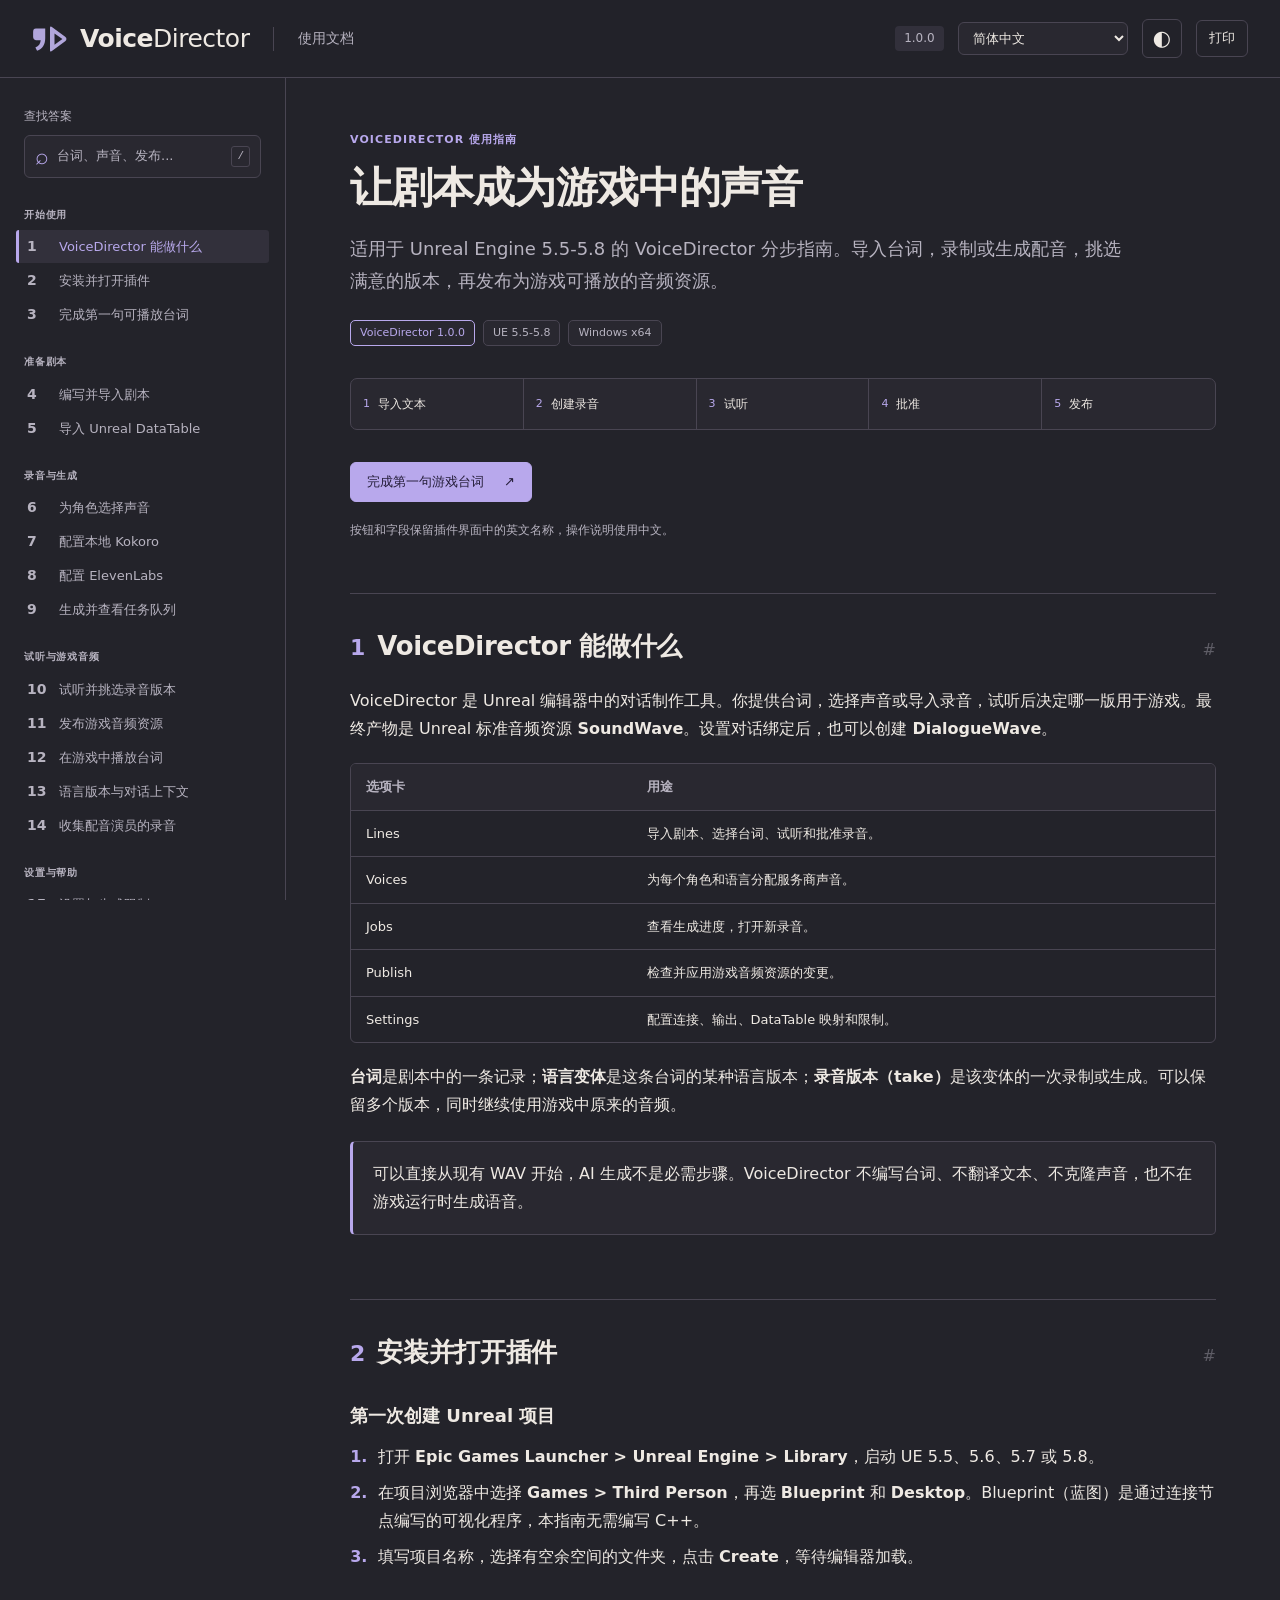
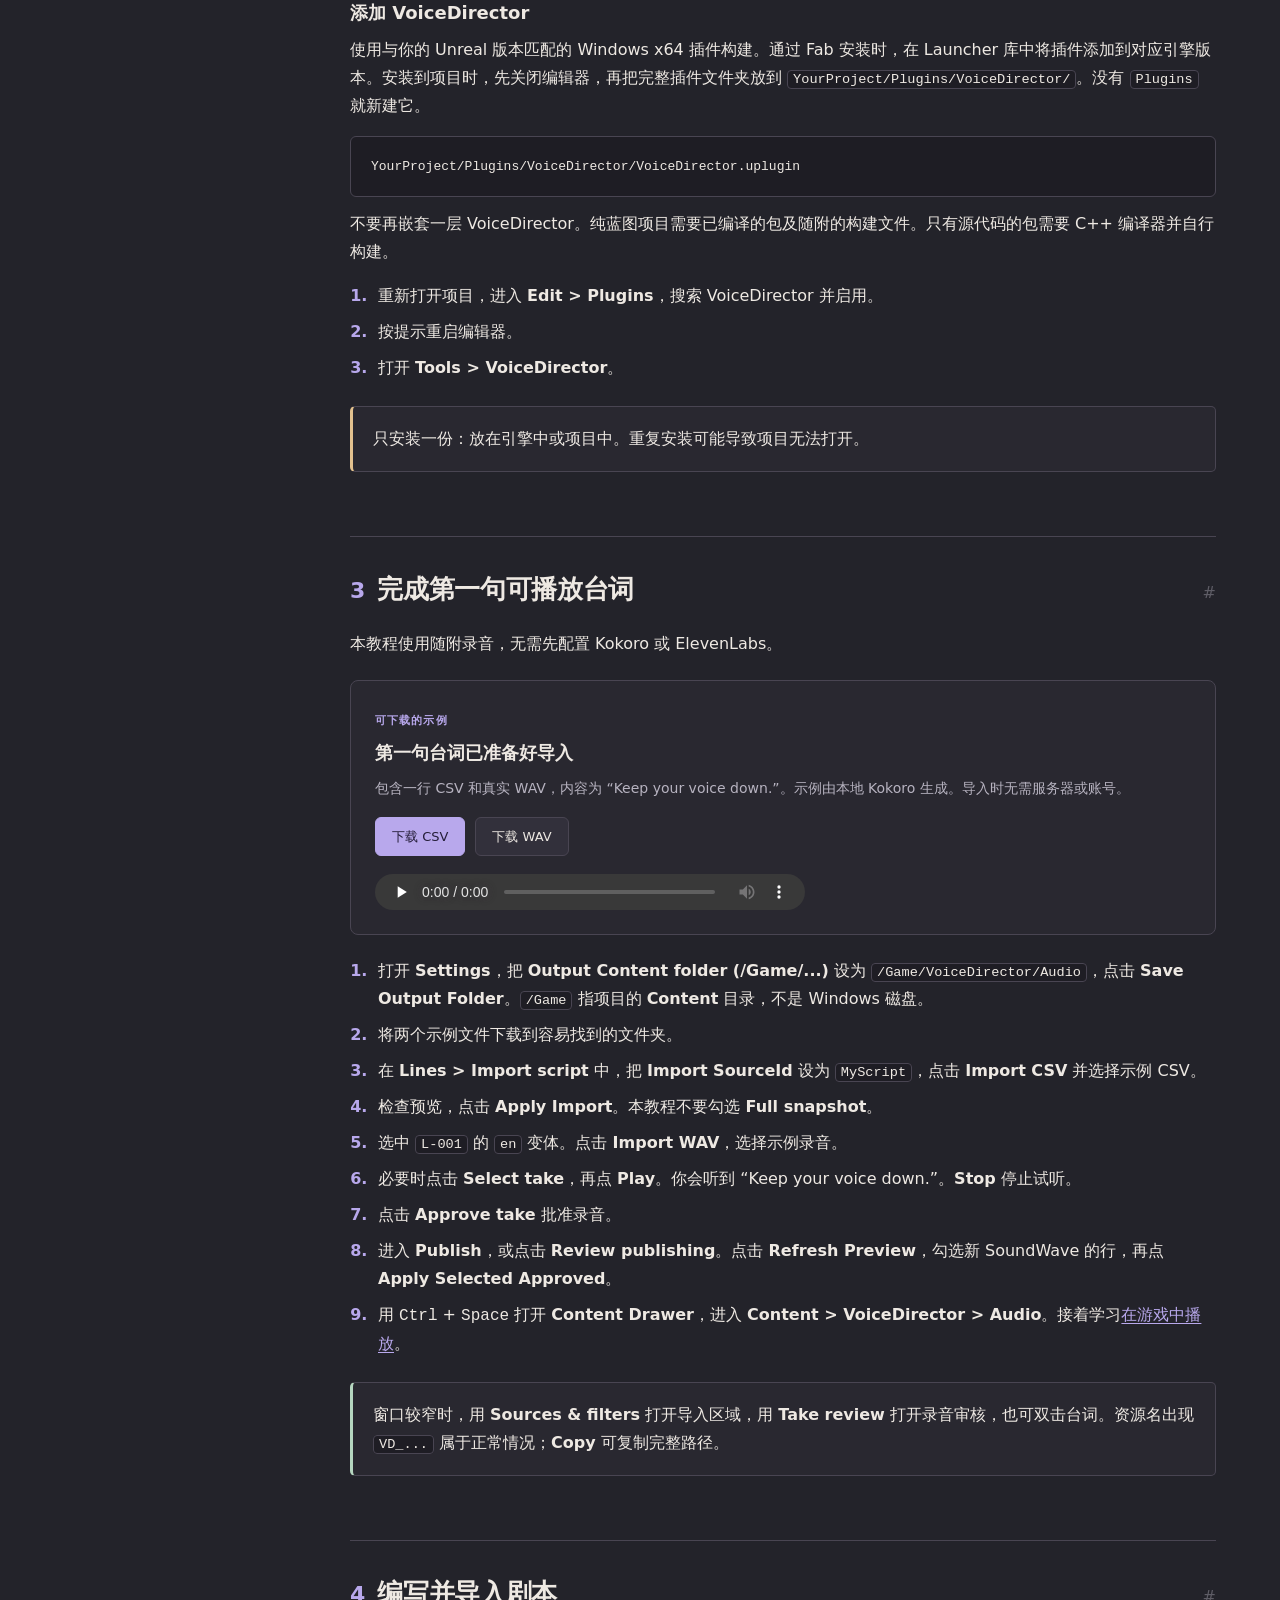
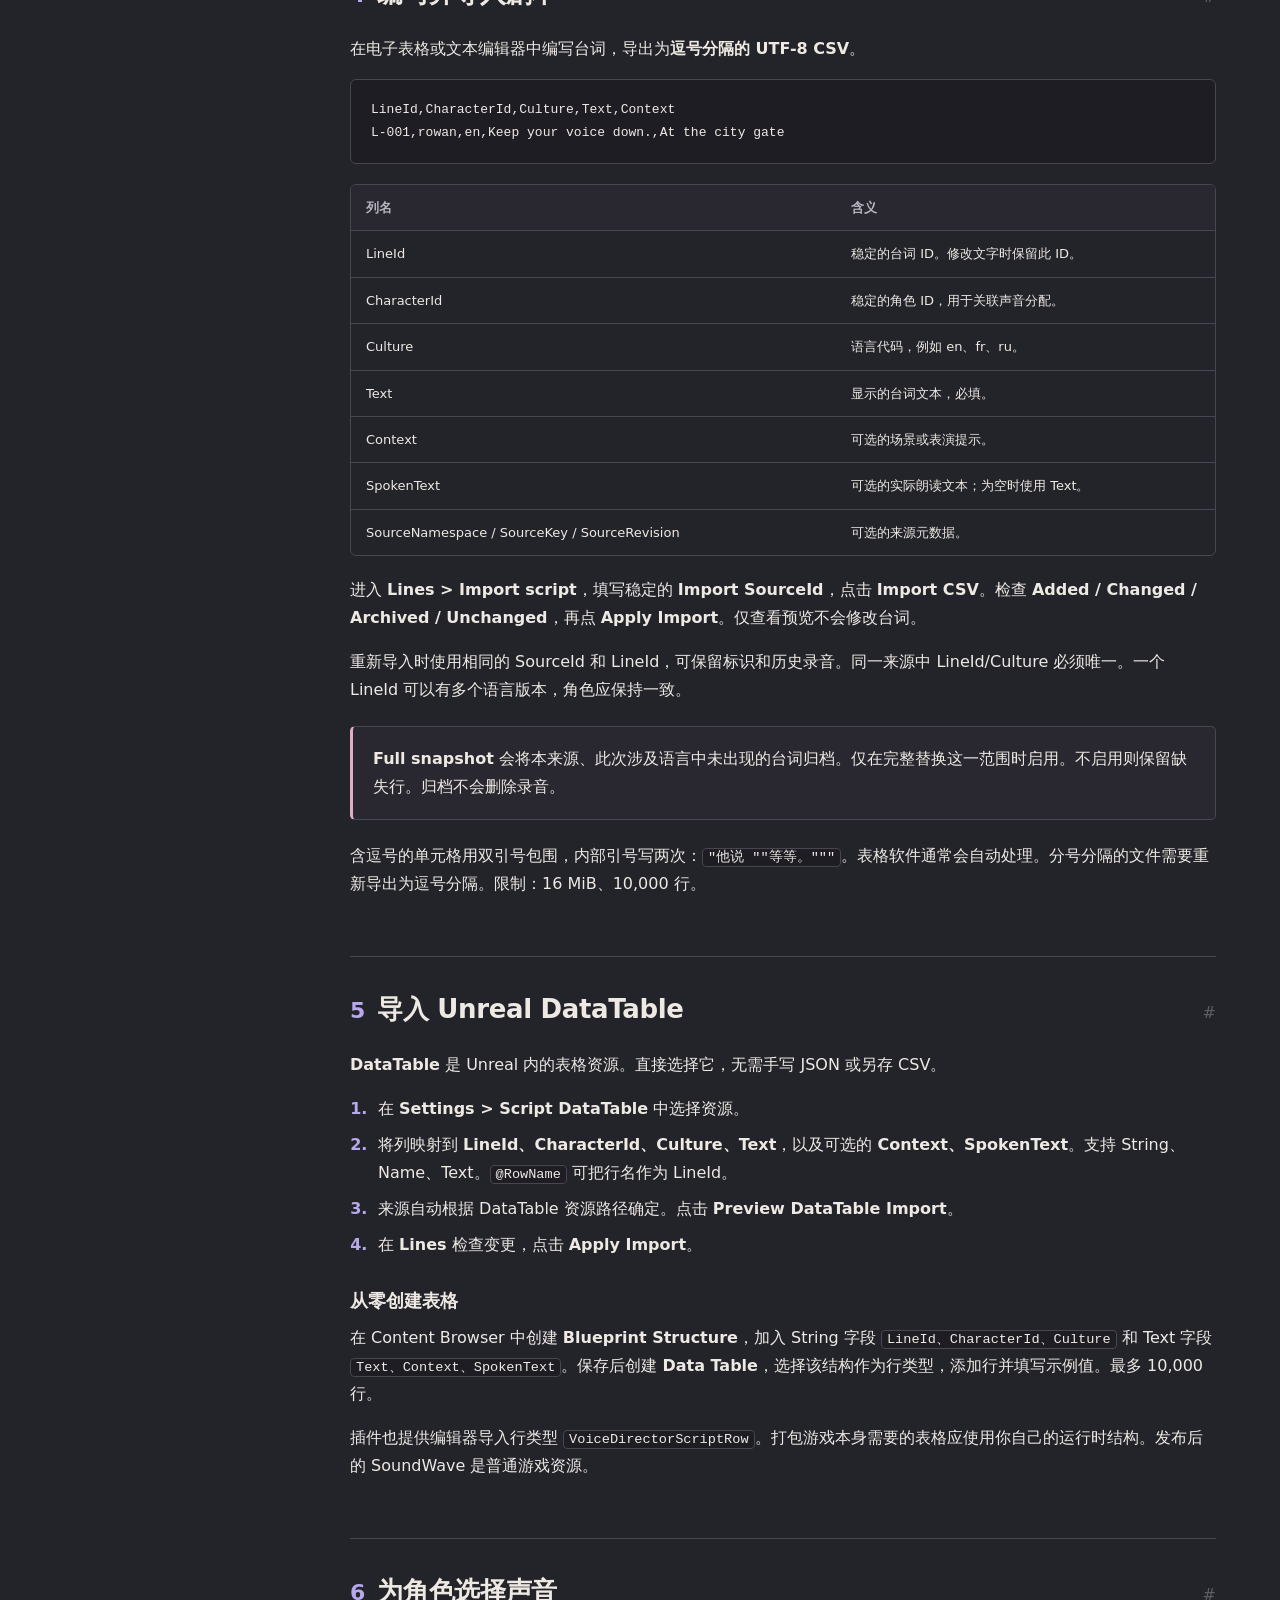
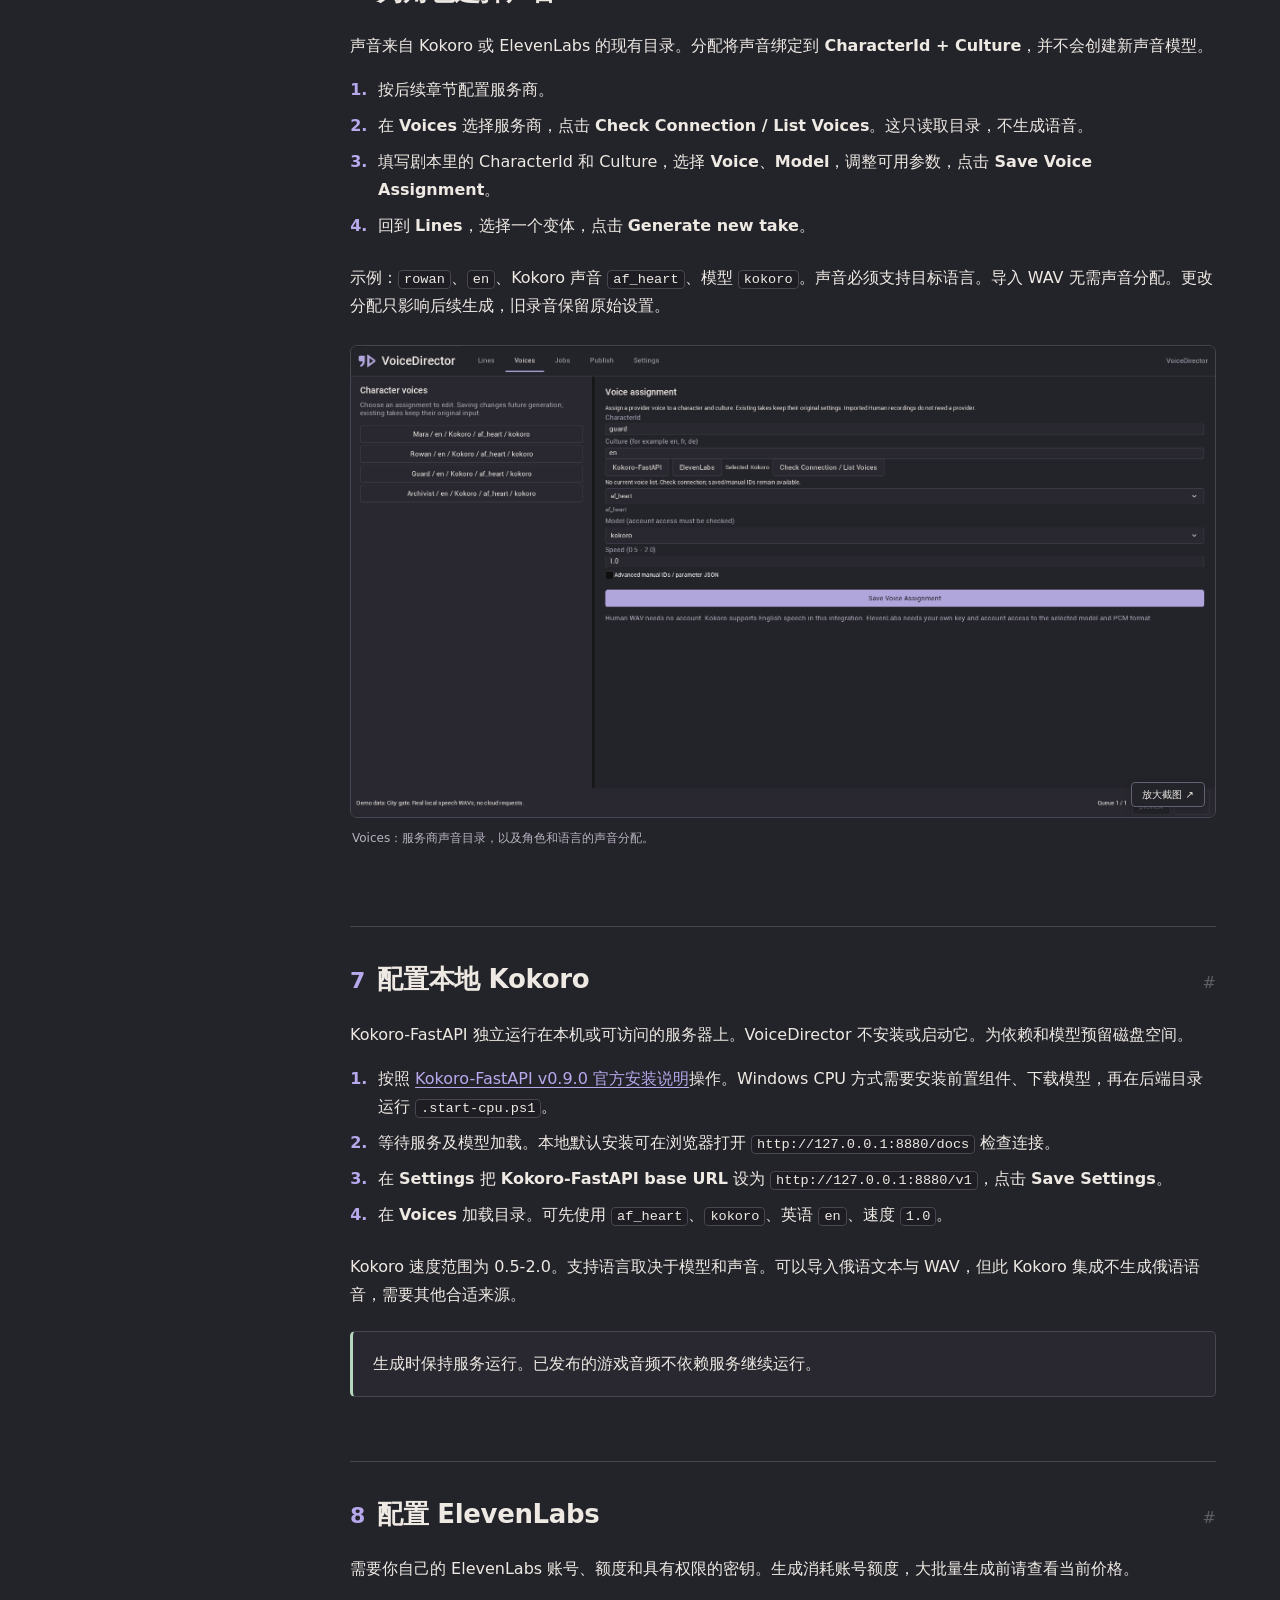
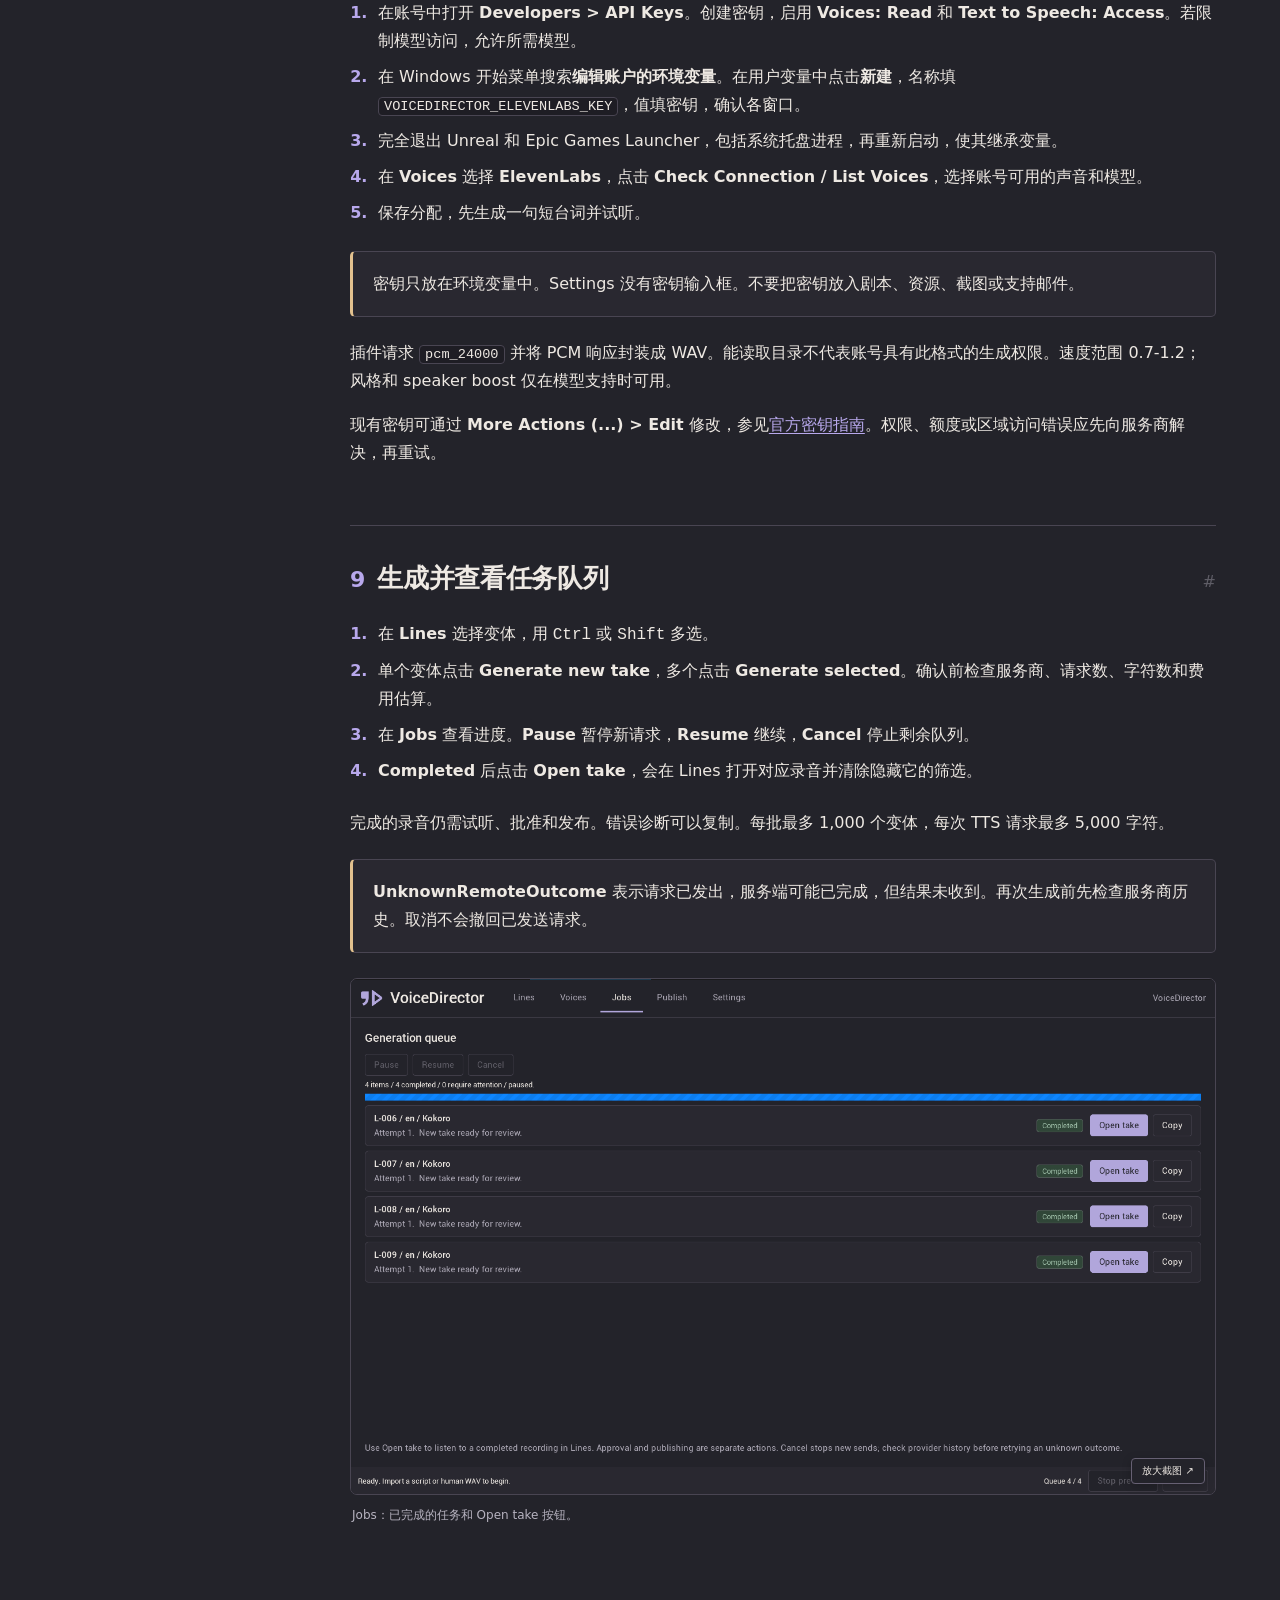
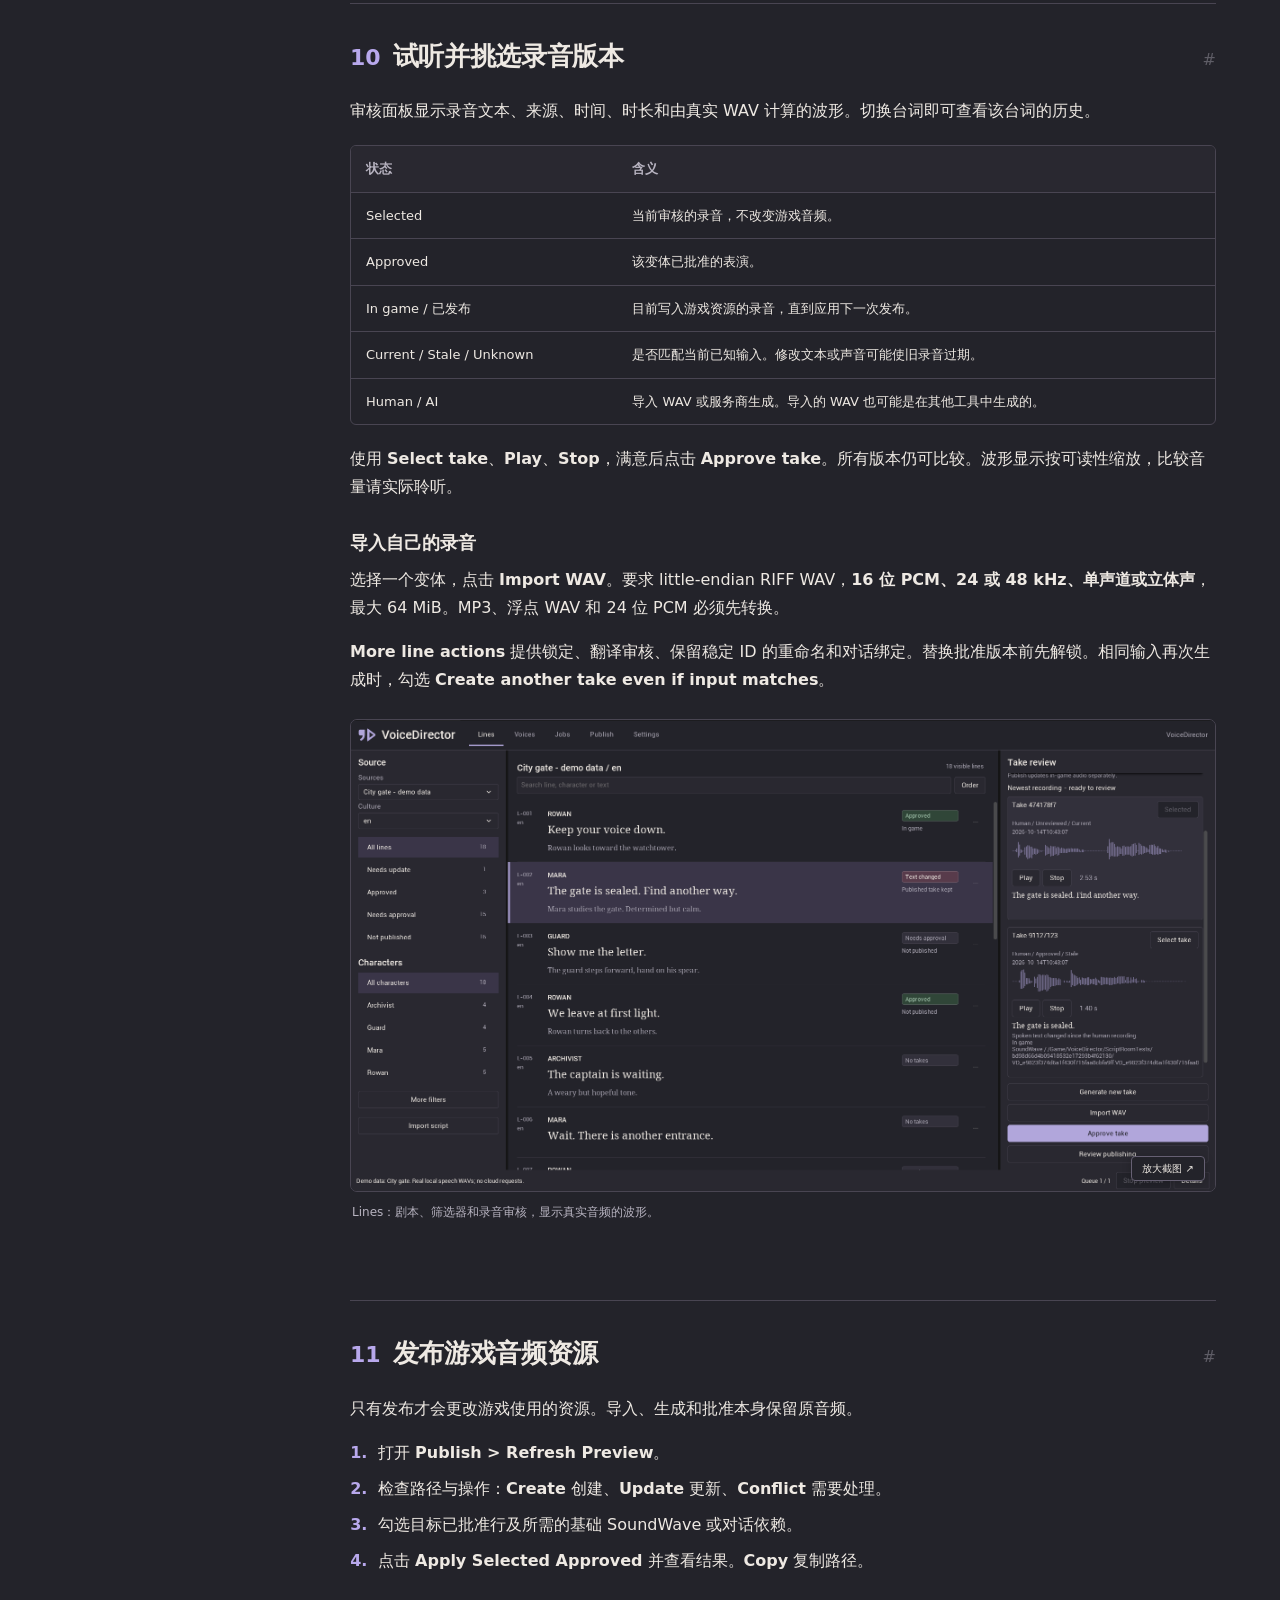
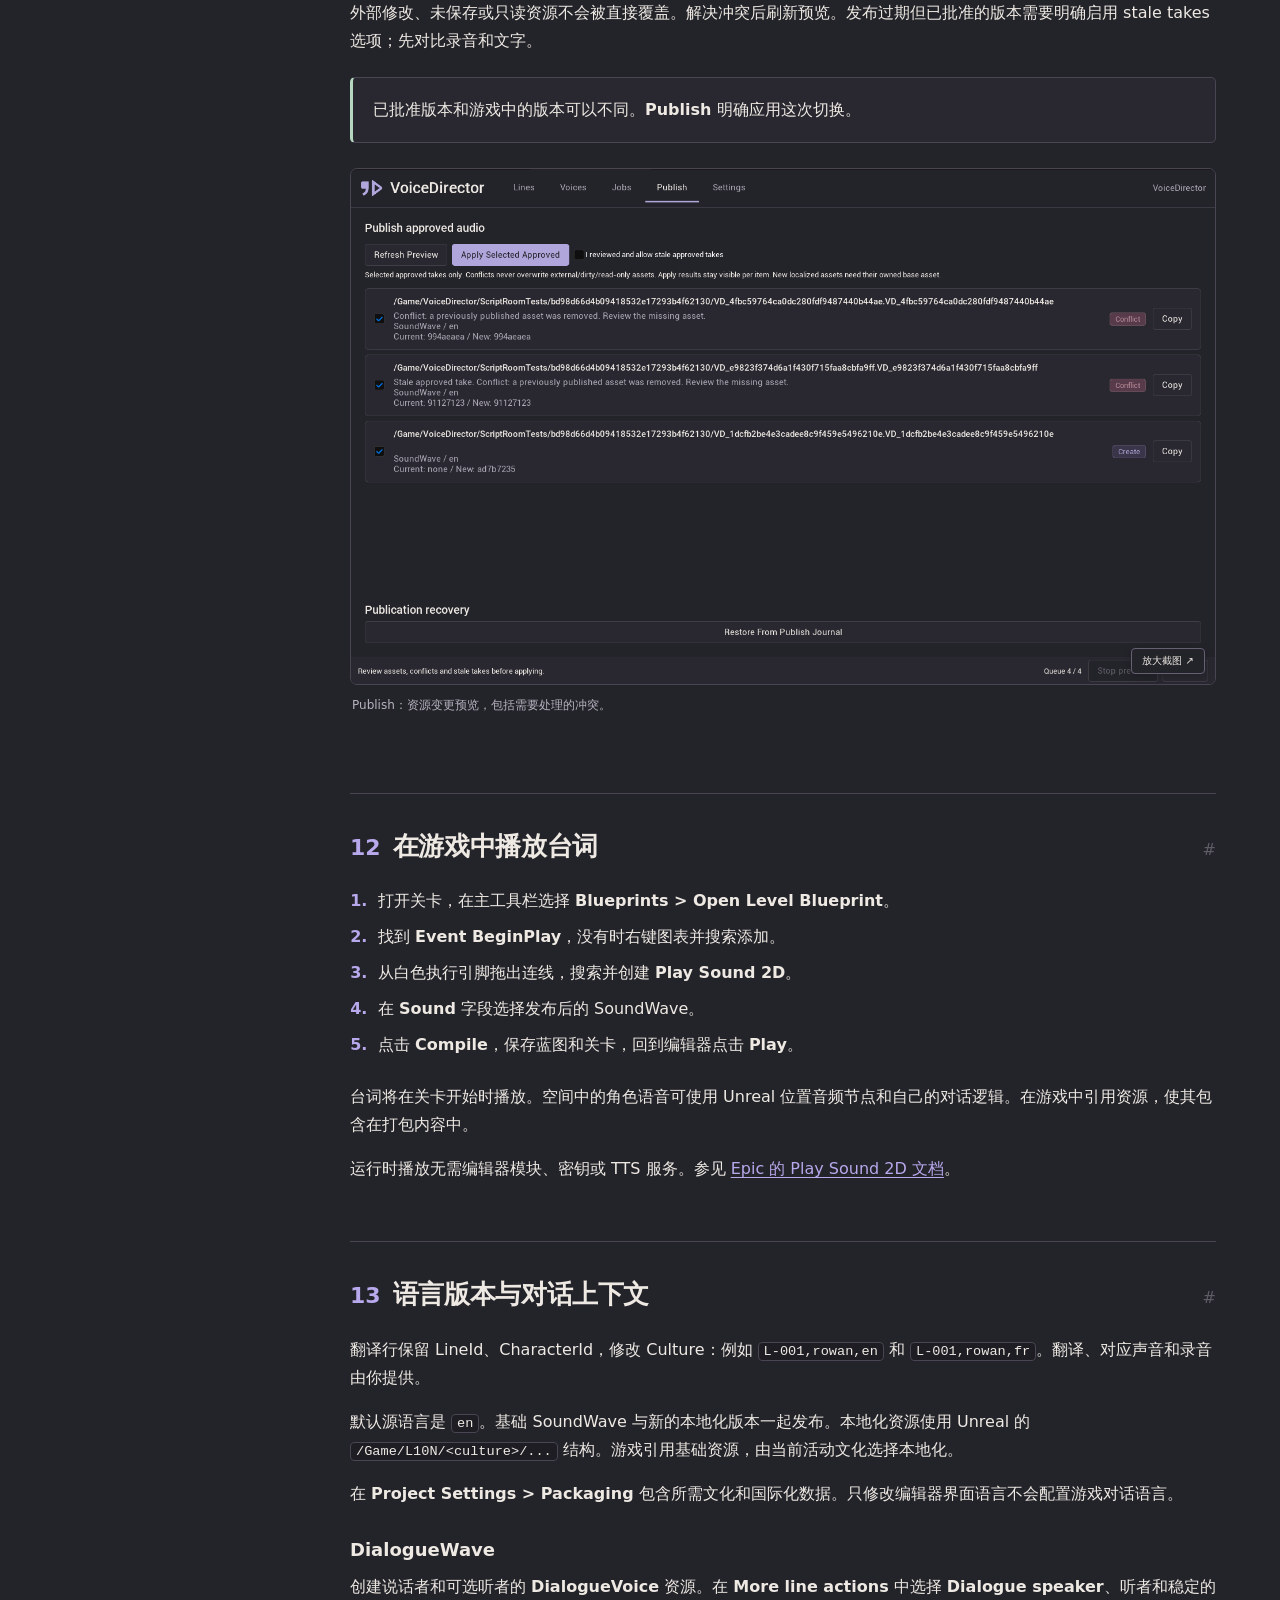
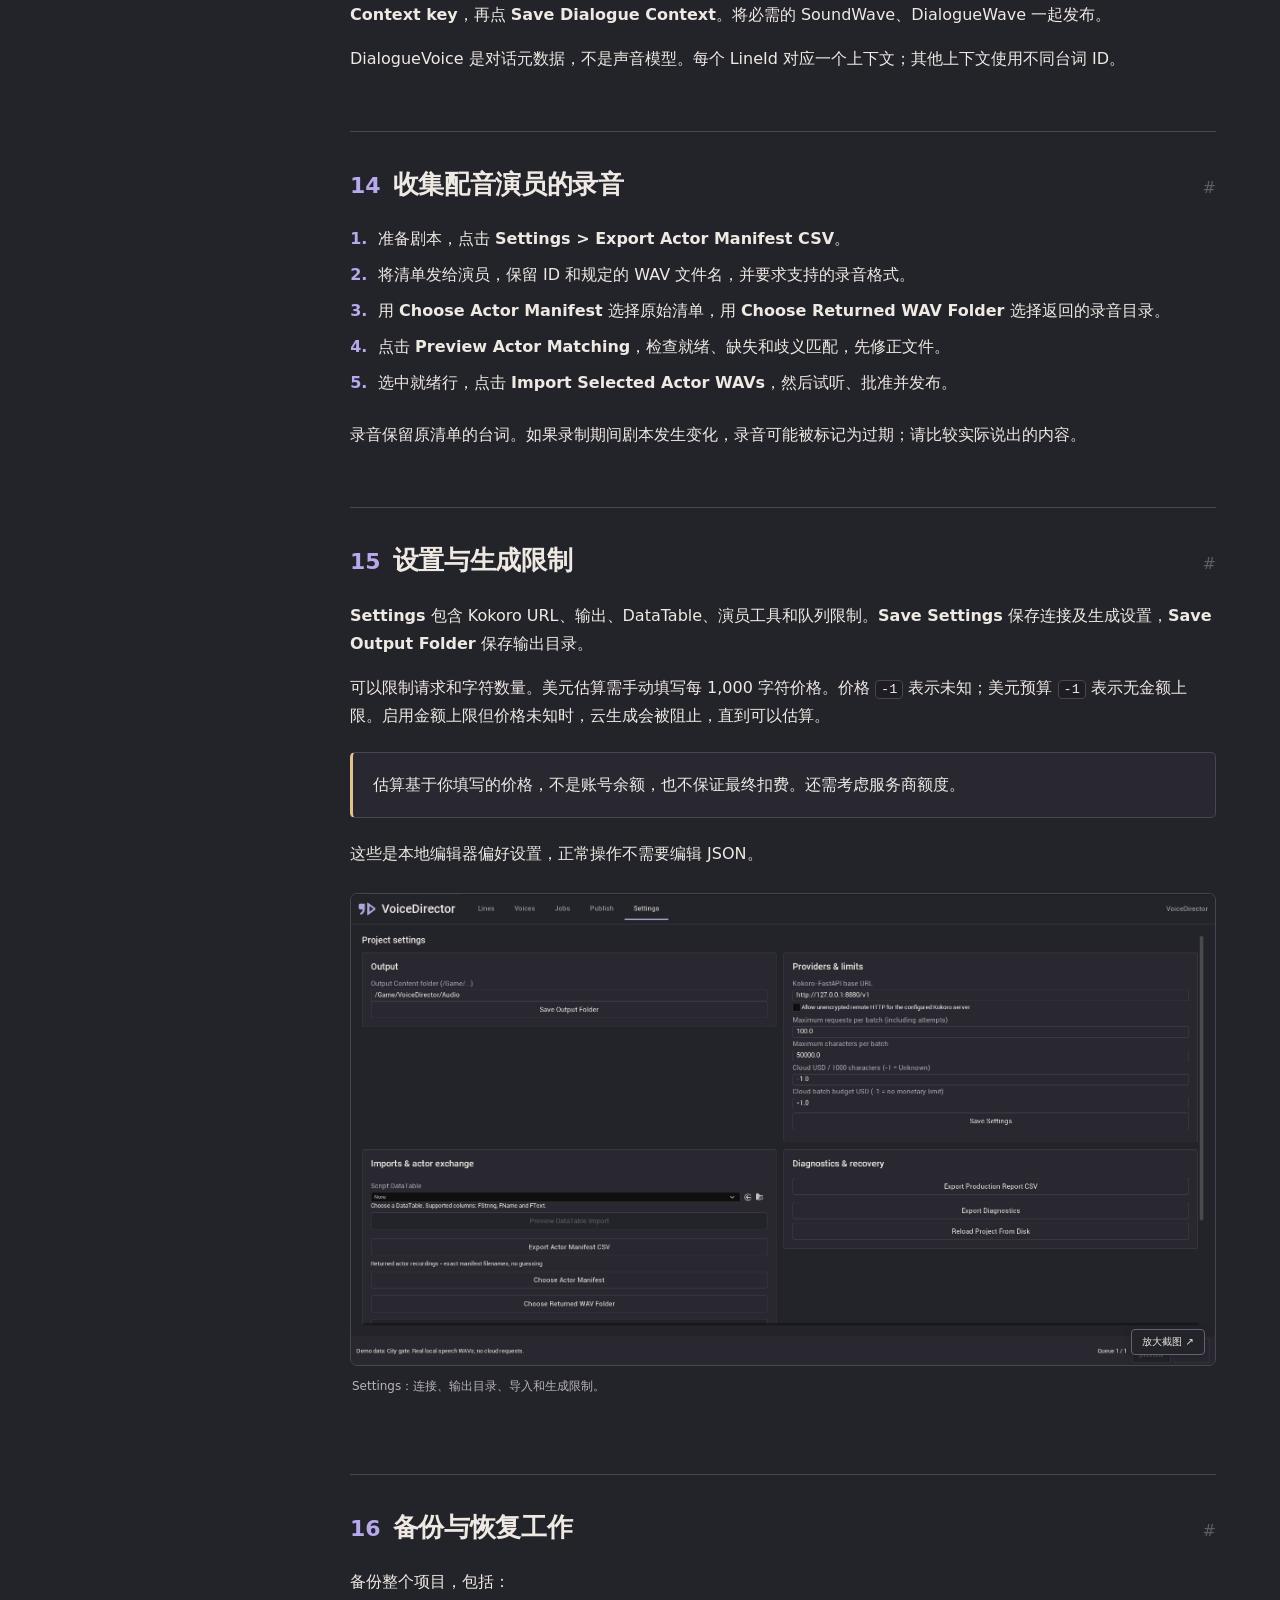
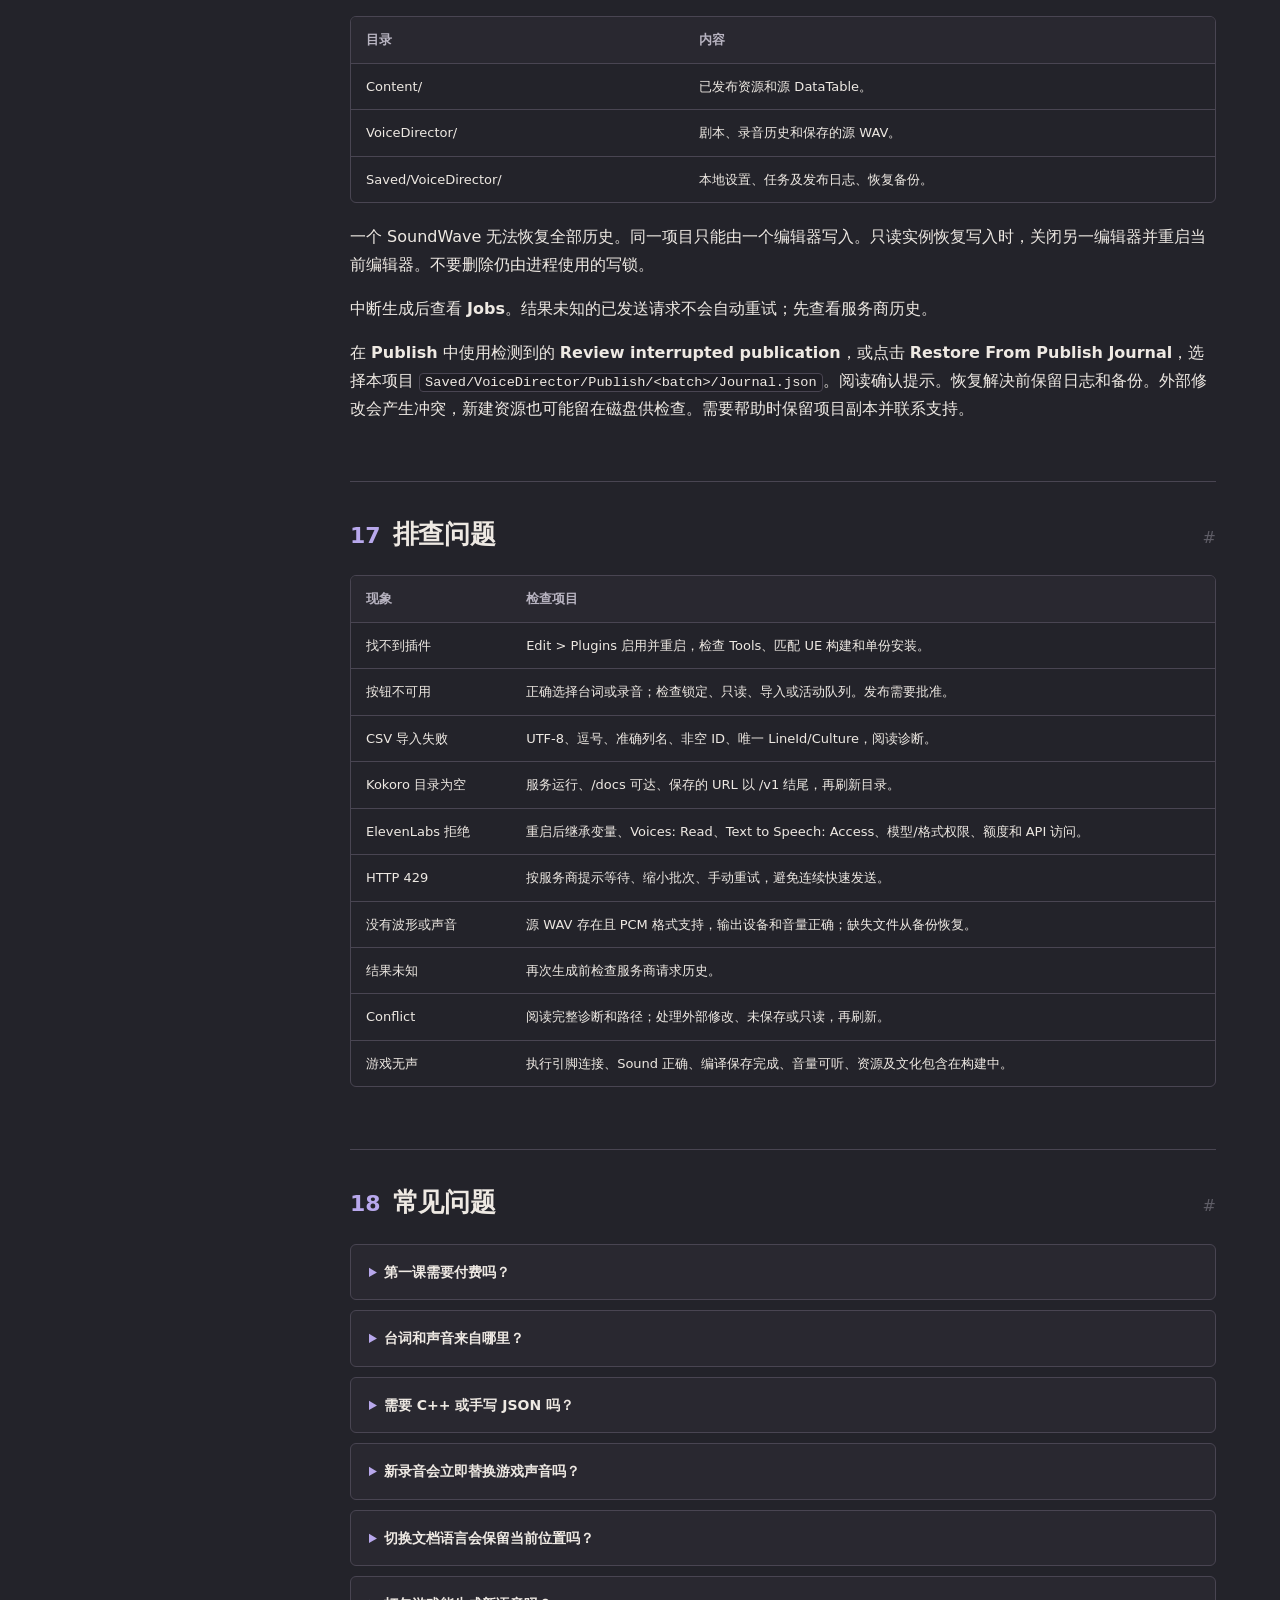
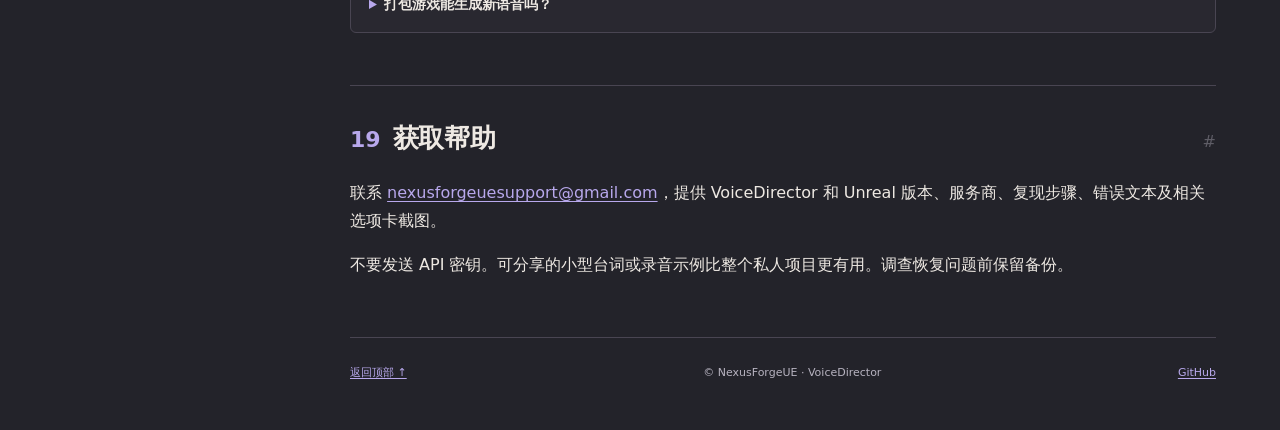
<file: zh-Hans/index.html>
<!doctype html>
<html lang="zh-Hans">
<head>
<meta charset="utf-8"><meta name="viewport" content="width=device-width, initial-scale=1">
<meta name="color-scheme" content="dark light"><meta name="theme-color" content="#23232a">
<title>VoiceDirector | 使用文档</title><meta name="description" content="适用于 Unreal Engine 5.5-5.8 的 VoiceDirector 分步指南。导入台词，录制或生成配音，挑选满意的版本，再发布为游戏可播放的音频资源。">
<link rel="canonical" href="https://nexusforgeue.github.io/VoiceDirector-docs/zh-Hans/"><link rel="alternate" hreflang="en" href="https://nexusforgeue.github.io/VoiceDirector-docs/en/">
<link rel="alternate" hreflang="ru" href="https://nexusforgeue.github.io/VoiceDirector-docs/ru/">
<link rel="alternate" hreflang="de" href="https://nexusforgeue.github.io/VoiceDirector-docs/de/">
<link rel="alternate" hreflang="fr" href="https://nexusforgeue.github.io/VoiceDirector-docs/fr/">
<link rel="alternate" hreflang="es" href="https://nexusforgeue.github.io/VoiceDirector-docs/es/">
<link rel="alternate" hreflang="pt-BR" href="https://nexusforgeue.github.io/VoiceDirector-docs/pt-BR/">
<link rel="alternate" hreflang="zh-Hans" href="https://nexusforgeue.github.io/VoiceDirector-docs/zh-Hans/">
<link rel="alternate" hreflang="ja" href="https://nexusforgeue.github.io/VoiceDirector-docs/ja/">
<link rel="alternate" hreflang="ko" href="https://nexusforgeue.github.io/VoiceDirector-docs/ko/">
<link rel="icon" type="image/svg+xml" href="../assets/voice-director.svg">
<link rel="stylesheet" href="../assets/site.css?v=326b0f632e55"><script src="../assets/site.js?v=70e562822bc8" defer></script>
<noscript><style>.search,.locale-picker,.icon-button,.print-button,.menu-toggle{display:none}@media(max-width:900px){.sidebar{position:static;transform:none;visibility:visible;width:auto;height:auto;box-shadow:none;border-right:0;border-bottom:1px solid var(--border)}}</style></noscript>
</head>
<body data-no-results="未找到章节。请尝试按钮名称或更短的关键词。" data-search-label="匹配章节">
<a class="skip-link" href="#content">跳转到指南</a>
<header class="site-header"><a class="brand" href="#top"><img src="../assets/voice-director.svg" width="36" height="36" alt=""><span>Voice<span class="brand-light">Director</span></span></a><span class="header-divider"></span><span class="header-label">使用文档</span><div class="header-actions"><span class="version">1.0.0</span><label class="locale-picker"><span class="sr-only">语言</span><select id="locale"><option value="en">English</option><option value="ru">Русский</option><option value="de">Deutsch</option><option value="fr">Français</option><option value="es">Español</option><option value="pt-BR">Português (Brasil)</option><option value="zh-Hans" selected>简体中文</option><option value="ja">日本語</option><option value="ko">한국어</option></select></label><button type="button" class="icon-button" id="theme-toggle" aria-label="切换主题" title="切换主题"><span aria-hidden="true">◐</span></button><button type="button" class="print-button" id="print">打印</button><button type="button" class="menu-toggle" id="menu-toggle" aria-controls="sidebar" aria-expanded="false">目录</button></div></header>
<div class="layout"><aside class="sidebar" id="sidebar"><form class="search" role="search"><label for="search">查找答案</label><div class="search-field"><span aria-hidden="true">⌕</span><input id="search" type="search" placeholder="台词、声音、发布..." autocomplete="off"><kbd aria-hidden="true">/</kbd></div><div id="search-results" class="search-results" hidden></div><p class="sr-only" id="search-status" role="status" aria-live="polite"></p></form><nav aria-label="本页目录"><div class="nav-group"><p>开始使用</p><a href="#start" class="nav-link"><span class="nav-number" aria-hidden="true">1</span>VoiceDirector 能做什么</a><a href="#install" class="nav-link"><span class="nav-number" aria-hidden="true">2</span>安装并打开插件</a><a href="#first-take" class="nav-link"><span class="nav-number" aria-hidden="true">3</span>完成第一句可播放台词</a></div><div class="nav-group"><p>准备剧本</p><a href="#script" class="nav-link"><span class="nav-number" aria-hidden="true">4</span>编写并导入剧本</a><a href="#datatable" class="nav-link"><span class="nav-number" aria-hidden="true">5</span>导入 Unreal DataTable</a></div><div class="nav-group"><p>录音与生成</p><a href="#voices" class="nav-link"><span class="nav-number" aria-hidden="true">6</span>为角色选择声音</a><a href="#kokoro" class="nav-link"><span class="nav-number" aria-hidden="true">7</span>配置本地 Kokoro</a><a href="#elevenlabs" class="nav-link"><span class="nav-number" aria-hidden="true">8</span>配置 ElevenLabs</a><a href="#jobs" class="nav-link"><span class="nav-number" aria-hidden="true">9</span>生成并查看任务队列</a></div><div class="nav-group"><p>试听与游戏音频</p><a href="#takes" class="nav-link"><span class="nav-number" aria-hidden="true">10</span>试听并挑选录音版本</a><a href="#publish" class="nav-link"><span class="nav-number" aria-hidden="true">11</span>发布游戏音频资源</a><a href="#game" class="nav-link"><span class="nav-number" aria-hidden="true">12</span>在游戏中播放台词</a><a href="#localization" class="nav-link"><span class="nav-number" aria-hidden="true">13</span>语言版本与对话上下文</a><a href="#actor" class="nav-link"><span class="nav-number" aria-hidden="true">14</span>收集配音演员的录音</a></div><div class="nav-group"><p>设置与帮助</p><a href="#settings" class="nav-link"><span class="nav-number" aria-hidden="true">15</span>设置与生成限制</a><a href="#backup" class="nav-link"><span class="nav-number" aria-hidden="true">16</span>备份与恢复工作</a><a href="#troubleshooting" class="nav-link"><span class="nav-number" aria-hidden="true">17</span>排查问题</a><a href="#faq" class="nav-link"><span class="nav-number" aria-hidden="true">18</span>常见问题</a><a href="#support" class="nav-link"><span class="nav-number" aria-hidden="true">19</span>获取帮助</a></div></nav><div class="sidebar-footer"><span class="status-dot" aria-hidden="true"></span>UE 5.5-5.8 · Windows x64</div></aside>
<main id="content" tabindex="-1"><div id="top" class="hero"><div class="eyebrow">VoiceDirector 使用指南</div><h1>让剧本成为游戏中的声音</h1><p class="hero-description">适用于 Unreal Engine 5.5-5.8 的 VoiceDirector 分步指南。导入台词，录制或生成配音，挑选满意的版本，再发布为游戏可播放的音频资源。</p><div class="hero-meta"><span class="pill purple">VoiceDirector 1.0.0</span><span class="pill">UE 5.5-5.8</span><span class="pill">Windows x64</span></div><div class="workflow" aria-label="工作流程"><div><span>1</span>导入文本</div><div><span>2</span>创建录音</div><div><span>3</span>试听</div><div><span>4</span>批准</div><div><span>5</span>发布</div></div><a class="button primary hero-cta" href="#first-take">完成第一句游戏台词 <span aria-hidden="true">↗</span></a><p class="ui-note">按钮和字段保留插件界面中的英文名称，操作说明使用中文。</p></div><section id="start" class="doc-section" aria-labelledby="start-title"><div class="section-heading"><span class="section-index" aria-hidden="true">1</span><h2 id="start-title">VoiceDirector 能做什么</h2><a href="#start" class="anchor-link" aria-label="链接到本章节">#</a></div><p>VoiceDirector 是 Unreal 编辑器中的对话制作工具。你提供台词，选择声音或导入录音，试听后决定哪一版用于游戏。最终产物是 Unreal 标准音频资源 <strong>SoundWave</strong>。设置对话绑定后，也可以创建 <strong>DialogueWave</strong>。</p><div class="table-wrap"><table><thead><tr><th scope="col">选项卡</th><th scope="col">用途</th></tr></thead><tbody><tr><td>Lines</td><td>导入剧本、选择台词、试听和批准录音。</td></tr><tr><td>Voices</td><td>为每个角色和语言分配服务商声音。</td></tr><tr><td>Jobs</td><td>查看生成进度，打开新录音。</td></tr><tr><td>Publish</td><td>检查并应用游戏音频资源的变更。</td></tr><tr><td>Settings</td><td>配置连接、输出、DataTable 映射和限制。</td></tr></tbody></table></div><p><strong>台词</strong>是剧本中的一条记录；<strong>语言变体</strong>是这条台词的某种语言版本；<strong>录音版本（take）</strong>是该变体的一次录制或生成。可以保留多个版本，同时继续使用游戏中原来的音频。</p><div class="callout "><p>可以直接从现有 WAV 开始，AI 生成不是必需步骤。VoiceDirector 不编写台词、不翻译文本、不克隆声音，也不在游戏运行时生成语音。</p></div></section>
<section id="install" class="doc-section" aria-labelledby="install-title"><div class="section-heading"><span class="section-index" aria-hidden="true">2</span><h2 id="install-title">安装并打开插件</h2><a href="#install" class="anchor-link" aria-label="链接到本章节">#</a></div><h3>第一次创建 Unreal 项目</h3><ol><li>打开 <strong>Epic Games Launcher &gt; Unreal Engine &gt; Library</strong>，启动 UE 5.5、5.6、5.7 或 5.8。</li><li>在项目浏览器中选择 <strong>Games &gt; Third Person</strong>，再选 <strong>Blueprint</strong> 和 <strong>Desktop</strong>。Blueprint（蓝图）是通过连接节点编写的可视化程序，本指南无需编写 C++。</li><li>填写项目名称，选择有空余空间的文件夹，点击 <strong>Create</strong>，等待编辑器加载。</li></ol><h3>添加 VoiceDirector</h3><p>使用与你的 Unreal 版本匹配的 Windows x64 插件构建。通过 Fab 安装时，在 Launcher 库中将插件添加到对应引擎版本。安装到项目时，先关闭编辑器，再把完整插件文件夹放到 <code>YourProject/Plugins/VoiceDirector/</code>。没有 <code>Plugins</code> 就新建它。</p><pre><code>YourProject/Plugins/VoiceDirector/VoiceDirector.uplugin</code></pre><p>不要再嵌套一层 VoiceDirector。纯蓝图项目需要已编译的包及随附的构建文件。只有源代码的包需要 C++ 编译器并自行构建。</p><ol><li>重新打开项目，进入 <strong>Edit &gt; Plugins</strong>，搜索 VoiceDirector 并启用。</li><li>按提示重启编辑器。</li><li>打开 <strong>Tools &gt; VoiceDirector</strong>。</li></ol><div class="callout warning"><p>只安装一份：放在引擎中或项目中。重复安装可能导致项目无法打开。</p></div></section>
<section id="first-take" class="doc-section" aria-labelledby="first-take-title"><div class="section-heading"><span class="section-index" aria-hidden="true">3</span><h2 id="first-take-title">完成第一句可播放台词</h2><a href="#first-take" class="anchor-link" aria-label="链接到本章节">#</a></div><p>本教程使用随附录音，无需先配置 Kokoro 或 ElevenLabs。</p><div class="sample-box"><div><span class="eyebrow">可下载的示例</span><h3>第一句台词已准备好导入</h3><p>包含一行 CSV 和真实 WAV，内容为 “Keep your voice down.”。示例由本地 Kokoro 生成。导入时无需服务器或账号。</p></div><div class="sample-actions"><a class="button primary" href="../assets/examples/first-line.csv" download="VoiceDirector-first-line.csv">下载 CSV</a><a class="button" href="../assets/examples/first-line.wav" download="VoiceDirector-first-line.wav">下载 WAV</a></div><audio controls preload="none" src="../assets/examples/first-line.wav" aria-label="试听示例台词"><a href="../assets/examples/first-line.wav">下载 WAV</a></audio></div><ol><li>打开 <strong>Settings</strong>，把 <strong>Output Content folder (/Game/...)</strong> 设为 <code>/Game/VoiceDirector/Audio</code>，点击 <strong>Save Output Folder</strong>。<code>/Game</code> 指项目的 <strong>Content</strong> 目录，不是 Windows 磁盘。</li><li>将两个示例文件下载到容易找到的文件夹。</li><li>在 <strong>Lines &gt; Import script</strong> 中，把 <strong>Import SourceId</strong> 设为 <code>MyScript</code>，点击 <strong>Import CSV</strong> 并选择示例 CSV。</li><li>检查预览，点击 <strong>Apply Import</strong>。本教程不要勾选 <strong>Full snapshot</strong>。</li><li>选中 <code>L-001</code> 的 <code>en</code> 变体。点击 <strong>Import WAV</strong>，选择示例录音。</li><li>必要时点击 <strong>Select take</strong>，再点 <strong>Play</strong>。你会听到 “Keep your voice down.”。<strong>Stop</strong> 停止试听。</li><li>点击 <strong>Approve take</strong> 批准录音。</li><li>进入 <strong>Publish</strong>，或点击 <strong>Review publishing</strong>。点击 <strong>Refresh Preview</strong>，勾选新 SoundWave 的行，再点 <strong>Apply Selected Approved</strong>。</li><li>用 <kbd>Ctrl</kbd> + <kbd>Space</kbd> 打开 <strong>Content Drawer</strong>，进入 <strong>Content &gt; VoiceDirector &gt; Audio</strong>。接着学习<a href="#game">在游戏中播放</a>。</li></ol><div class="callout success"><p>窗口较窄时，用 <strong>Sources &amp; filters</strong> 打开导入区域，用 <strong>Take review</strong> 打开录音审核，也可双击台词。资源名出现 <code>VD_...</code> 属于正常情况；<strong>Copy</strong> 可复制完整路径。</p></div></section>
<section id="script" class="doc-section" aria-labelledby="script-title"><div class="section-heading"><span class="section-index" aria-hidden="true">4</span><h2 id="script-title">编写并导入剧本</h2><a href="#script" class="anchor-link" aria-label="链接到本章节">#</a></div><p>在电子表格或文本编辑器中编写台词，导出为<strong>逗号分隔的 UTF-8 CSV</strong>。</p><pre><code>LineId,CharacterId,Culture,Text,Context
L-001,rowan,en,Keep your voice down.,At the city gate</code></pre><div class="table-wrap"><table><thead><tr><th scope="col">列名</th><th scope="col">含义</th></tr></thead><tbody><tr><td>LineId</td><td>稳定的台词 ID。修改文字时保留此 ID。</td></tr><tr><td>CharacterId</td><td>稳定的角色 ID，用于关联声音分配。</td></tr><tr><td>Culture</td><td>语言代码，例如 en、fr、ru。</td></tr><tr><td>Text</td><td>显示的台词文本，必填。</td></tr><tr><td>Context</td><td>可选的场景或表演提示。</td></tr><tr><td>SpokenText</td><td>可选的实际朗读文本；为空时使用 Text。</td></tr><tr><td>SourceNamespace / SourceKey / SourceRevision</td><td>可选的来源元数据。</td></tr></tbody></table></div><p>进入 <strong>Lines &gt; Import script</strong>，填写稳定的 <strong>Import SourceId</strong>，点击 <strong>Import CSV</strong>。检查 <strong>Added / Changed / Archived / Unchanged</strong>，再点 <strong>Apply Import</strong>。仅查看预览不会修改台词。</p><p>重新导入时使用相同的 SourceId 和 LineId，可保留标识和历史录音。同一来源中 LineId/Culture 必须唯一。一个 LineId 可以有多个语言版本，角色应保持一致。</p><div class="callout changed"><p><strong>Full snapshot</strong> 会将本来源、此次涉及语言中未出现的台词归档。仅在完整替换这一范围时启用。不启用则保留缺失行。归档不会删除录音。</p></div><p>含逗号的单元格用双引号包围，内部引号写两次：<code>"他说 ""等等。"""</code>。表格软件通常会自动处理。分号分隔的文件需要重新导出为逗号分隔。限制：16 MiB、10,000 行。</p></section>
<section id="datatable" class="doc-section" aria-labelledby="datatable-title"><div class="section-heading"><span class="section-index" aria-hidden="true">5</span><h2 id="datatable-title">导入 Unreal DataTable</h2><a href="#datatable" class="anchor-link" aria-label="链接到本章节">#</a></div><p><strong>DataTable</strong> 是 Unreal 内的表格资源。直接选择它，无需手写 JSON 或另存 CSV。</p><ol><li>在 <strong>Settings &gt; Script DataTable</strong> 中选择资源。</li><li>将列映射到 <strong>LineId、CharacterId、Culture、Text</strong>，以及可选的 <strong>Context、SpokenText</strong>。支持 String、Name、Text。<code>@RowName</code> 可把行名作为 LineId。</li><li>来源自动根据 DataTable 资源路径确定。点击 <strong>Preview DataTable Import</strong>。</li><li>在 <strong>Lines</strong> 检查变更，点击 <strong>Apply Import</strong>。</li></ol><h3>从零创建表格</h3><p>在 Content Browser 中创建 <strong>Blueprint Structure</strong>，加入 String 字段 <code>LineId、CharacterId、Culture</code> 和 Text 字段 <code>Text、Context、SpokenText</code>。保存后创建 <strong>Data Table</strong>，选择该结构作为行类型，添加行并填写示例值。最多 10,000 行。</p><p>插件也提供编辑器导入行类型 <code>VoiceDirectorScriptRow</code>。打包游戏本身需要的表格应使用你自己的运行时结构。发布后的 SoundWave 是普通游戏资源。</p></section>
<section id="voices" class="doc-section" aria-labelledby="voices-title"><div class="section-heading"><span class="section-index" aria-hidden="true">6</span><h2 id="voices-title">为角色选择声音</h2><a href="#voices" class="anchor-link" aria-label="链接到本章节">#</a></div><p>声音来自 Kokoro 或 ElevenLabs 的现有目录。分配将声音绑定到 <strong>CharacterId + Culture</strong>，并不会创建新声音模型。</p><ol><li>按后续章节配置服务商。</li><li>在 <strong>Voices</strong> 选择服务商，点击 <strong>Check Connection / List Voices</strong>。这只读取目录，不生成语音。</li><li>填写剧本里的 CharacterId 和 Culture，选择 <strong>Voice</strong>、<strong>Model</strong>，调整可用参数，点击 <strong>Save Voice Assignment</strong>。</li><li>回到 <strong>Lines</strong>，选择一个变体，点击 <strong>Generate new take</strong>。</li></ol><p>示例：<code>rowan</code>、<code>en</code>、Kokoro 声音 <code>af_heart</code>、模型 <code>kokoro</code>。声音必须支持目标语言。导入 WAV 无需声音分配。更改分配只影响后续生成，旧录音保留原始设置。</p><figure class="screenshot"><button type="button" class="shot-open" data-zoom="../assets/screenshots/voices.png" aria-label="放大截图: Voices：服务商声音目录，以及角色和语言的声音分配。"><img src="../assets/screenshots/voices.png" alt="Voices：服务商声音目录，以及角色和语言的声音分配。" width="1920" height="1047" loading="lazy"><span class="zoom-hint">放大截图 <span aria-hidden="true">↗</span></span></button><figcaption>Voices：服务商声音目录，以及角色和语言的声音分配。</figcaption></figure></section>
<section id="kokoro" class="doc-section" aria-labelledby="kokoro-title"><div class="section-heading"><span class="section-index" aria-hidden="true">7</span><h2 id="kokoro-title">配置本地 Kokoro</h2><a href="#kokoro" class="anchor-link" aria-label="链接到本章节">#</a></div><p>Kokoro-FastAPI 独立运行在本机或可访问的服务器上。VoiceDirector 不安装或启动它。为依赖和模型预留磁盘空间。</p><ol><li>按照 <a href="https://github.com/remsky/Kokoro-FastAPI/tree/404d122e847569012bd6a6afe36f1c3a5e1c66b7">Kokoro-FastAPI v0.9.0 官方安装说明</a>操作。Windows CPU 方式需要安装前置组件、下载模型，再在后端目录运行 <code>.start-cpu.ps1</code>。</li><li>等待服务及模型加载。本地默认安装可在浏览器打开 <code>http://127.0.0.1:8880/docs</code> 检查连接。</li><li>在 <strong>Settings</strong> 把 <strong>Kokoro-FastAPI base URL</strong> 设为 <code>http://127.0.0.1:8880/v1</code>，点击 <strong>Save Settings</strong>。</li><li>在 <strong>Voices</strong> 加载目录。可先使用 <code>af_heart</code>、<code>kokoro</code>、英语 <code>en</code>、速度 <code>1.0</code>。</li></ol><p>Kokoro 速度范围为 0.5-2.0。支持语言取决于模型和声音。可以导入俄语文本与 WAV，但此 Kokoro 集成不生成俄语语音，需要其他合适来源。</p><div class="callout success"><p>生成时保持服务运行。已发布的游戏音频不依赖服务继续运行。</p></div></section>
<section id="elevenlabs" class="doc-section" aria-labelledby="elevenlabs-title"><div class="section-heading"><span class="section-index" aria-hidden="true">8</span><h2 id="elevenlabs-title">配置 ElevenLabs</h2><a href="#elevenlabs" class="anchor-link" aria-label="链接到本章节">#</a></div><p>需要你自己的 ElevenLabs 账号、额度和具有权限的密钥。生成消耗账号额度，大批量生成前请查看当前价格。</p><ol><li>在账号中打开 <strong>Developers &gt; API Keys</strong>。创建密钥，启用 <strong>Voices: Read</strong> 和 <strong>Text to Speech: Access</strong>。若限制模型访问，允许所需模型。</li><li>在 Windows 开始菜单搜索<strong>编辑账户的环境变量</strong>。在用户变量中点击<strong>新建</strong>，名称填 <code>VOICEDIRECTOR_ELEVENLABS_KEY</code>，值填密钥，确认各窗口。</li><li>完全退出 Unreal 和 Epic Games Launcher，包括系统托盘进程，再重新启动，使其继承变量。</li><li>在 <strong>Voices</strong> 选择 <strong>ElevenLabs</strong>，点击 <strong>Check Connection / List Voices</strong>，选择账号可用的声音和模型。</li><li>保存分配，先生成一句短台词并试听。</li></ol><div class="callout warning"><p>密钥只放在环境变量中。Settings 没有密钥输入框。不要把密钥放入剧本、资源、截图或支持邮件。</p></div><p>插件请求 <code>pcm_24000</code> 并将 PCM 响应封装成 WAV。能读取目录不代表账号具有此格式的生成权限。速度范围 0.7-1.2；风格和 speaker boost 仅在模型支持时可用。</p><p>现有密钥可通过 <strong>More Actions (...) &gt; Edit</strong> 修改，参见<a href="https://elevenlabs.io/docs/help-center/technical/how-do-i-authorize-myself-using-an-api-key">官方密钥指南</a>。权限、额度或区域访问错误应先向服务商解决，再重试。</p></section>
<section id="jobs" class="doc-section" aria-labelledby="jobs-title"><div class="section-heading"><span class="section-index" aria-hidden="true">9</span><h2 id="jobs-title">生成并查看任务队列</h2><a href="#jobs" class="anchor-link" aria-label="链接到本章节">#</a></div><ol><li>在 <strong>Lines</strong> 选择变体，用 <kbd>Ctrl</kbd> 或 <kbd>Shift</kbd> 多选。</li><li>单个变体点击 <strong>Generate new take</strong>，多个点击 <strong>Generate selected</strong>。确认前检查服务商、请求数、字符数和费用估算。</li><li>在 <strong>Jobs</strong> 查看进度。<strong>Pause</strong> 暂停新请求，<strong>Resume</strong> 继续，<strong>Cancel</strong> 停止剩余队列。</li><li><strong>Completed</strong> 后点击 <strong>Open take</strong>，会在 Lines 打开对应录音并清除隐藏它的筛选。</li></ol><p>完成的录音仍需试听、批准和发布。错误诊断可以复制。每批最多 1,000 个变体，每次 TTS 请求最多 5,000 字符。</p><div class="callout warning"><p><strong>UnknownRemoteOutcome</strong> 表示请求已发出，服务端可能已完成，但结果未收到。再次生成前先检查服务商历史。取消不会撤回已发送请求。</p></div><figure class="screenshot"><button type="button" class="shot-open" data-zoom="../assets/screenshots/jobs.png" aria-label="放大截图: Jobs：已完成的任务和 Open take 按钮。"><img src="../assets/screenshots/jobs.png" alt="Jobs：已完成的任务和 Open take 按钮。" width="1500" height="894" loading="lazy"><span class="zoom-hint">放大截图 <span aria-hidden="true">↗</span></span></button><figcaption>Jobs：已完成的任务和 Open take 按钮。</figcaption></figure></section>
<section id="takes" class="doc-section" aria-labelledby="takes-title"><div class="section-heading"><span class="section-index" aria-hidden="true">10</span><h2 id="takes-title">试听并挑选录音版本</h2><a href="#takes" class="anchor-link" aria-label="链接到本章节">#</a></div><p>审核面板显示录音文本、来源、时间、时长和由真实 WAV 计算的波形。切换台词即可查看该台词的历史。</p><div class="table-wrap"><table><thead><tr><th scope="col">状态</th><th scope="col">含义</th></tr></thead><tbody><tr><td>Selected</td><td>当前审核的录音，不改变游戏音频。</td></tr><tr><td>Approved</td><td>该变体已批准的表演。</td></tr><tr><td>In game / 已发布</td><td>目前写入游戏资源的录音，直到应用下一次发布。</td></tr><tr><td>Current / Stale / Unknown</td><td>是否匹配当前已知输入。修改文本或声音可能使旧录音过期。</td></tr><tr><td>Human / AI</td><td>导入 WAV 或服务商生成。导入的 WAV 也可能是在其他工具中生成的。</td></tr></tbody></table></div><p>使用 <strong>Select take</strong>、<strong>Play</strong>、<strong>Stop</strong>，满意后点击 <strong>Approve take</strong>。所有版本仍可比较。波形显示按可读性缩放，比较音量请实际聆听。</p><h3>导入自己的录音</h3><p>选择一个变体，点击 <strong>Import WAV</strong>。要求 little-endian RIFF WAV，<strong>16 位 PCM、24 或 48 kHz、单声道或立体声</strong>，最大 64 MiB。MP3、浮点 WAV 和 24 位 PCM 必须先转换。</p><p><strong>More line actions</strong> 提供锁定、翻译审核、保留稳定 ID 的重命名和对话绑定。替换批准版本前先解锁。相同输入再次生成时，勾选 <strong>Create another take even if input matches</strong>。</p><figure class="screenshot"><button type="button" class="shot-open" data-zoom="../assets/screenshots/lines.png" aria-label="放大截图: Lines：剧本、筛选器和录音审核，显示真实音频的波形。"><img src="../assets/screenshots/lines.png" alt="Lines：剧本、筛选器和录音审核，显示真实音频的波形。" width="1920" height="1047" loading="lazy"><span class="zoom-hint">放大截图 <span aria-hidden="true">↗</span></span></button><figcaption>Lines：剧本、筛选器和录音审核，显示真实音频的波形。</figcaption></figure></section>
<section id="publish" class="doc-section" aria-labelledby="publish-title"><div class="section-heading"><span class="section-index" aria-hidden="true">11</span><h2 id="publish-title">发布游戏音频资源</h2><a href="#publish" class="anchor-link" aria-label="链接到本章节">#</a></div><p>只有发布才会更改游戏使用的资源。导入、生成和批准本身保留原音频。</p><ol><li>打开 <strong>Publish &gt; Refresh Preview</strong>。</li><li>检查路径与操作：<strong>Create</strong> 创建、<strong>Update</strong> 更新、<strong>Conflict</strong> 需要处理。</li><li>勾选目标已批准行及所需的基础 SoundWave 或对话依赖。</li><li>点击 <strong>Apply Selected Approved</strong> 并查看结果。<strong>Copy</strong> 复制路径。</li></ol><p>外部修改、未保存或只读资源不会被直接覆盖。解决冲突后刷新预览。发布过期但已批准的版本需要明确启用 stale takes 选项；先对比录音和文字。</p><div class="callout success"><p>已批准版本和游戏中的版本可以不同。<strong>Publish</strong> 明确应用这次切换。</p></div><figure class="screenshot"><button type="button" class="shot-open" data-zoom="../assets/screenshots/publish.png" aria-label="放大截图: Publish：资源变更预览，包括需要处理的冲突。"><img src="../assets/screenshots/publish.png" alt="Publish：资源变更预览，包括需要处理的冲突。" width="1500" height="894" loading="lazy"><span class="zoom-hint">放大截图 <span aria-hidden="true">↗</span></span></button><figcaption>Publish：资源变更预览，包括需要处理的冲突。</figcaption></figure></section>
<section id="game" class="doc-section" aria-labelledby="game-title"><div class="section-heading"><span class="section-index" aria-hidden="true">12</span><h2 id="game-title">在游戏中播放台词</h2><a href="#game" class="anchor-link" aria-label="链接到本章节">#</a></div><ol><li>打开关卡，在主工具栏选择 <strong>Blueprints &gt; Open Level Blueprint</strong>。</li><li>找到 <strong>Event BeginPlay</strong>，没有时右键图表并搜索添加。</li><li>从白色执行引脚拖出连线，搜索并创建 <strong>Play Sound 2D</strong>。</li><li>在 <strong>Sound</strong> 字段选择发布后的 SoundWave。</li><li>点击 <strong>Compile</strong>，保存蓝图和关卡，回到编辑器点击 <strong>Play</strong>。</li></ol><p>台词将在关卡开始时播放。空间中的角色语音可使用 Unreal 位置音频节点和自己的对话逻辑。在游戏中引用资源，使其包含在打包内容中。</p><p>运行时播放无需编辑器模块、密钥或 TTS 服务。参见 <a href="https://dev.epicgames.com/documentation/unreal-engine/BlueprintAPI/Audio/PlaySound2D?lang=en-US">Epic 的 Play Sound 2D 文档</a>。</p></section>
<section id="localization" class="doc-section" aria-labelledby="localization-title"><div class="section-heading"><span class="section-index" aria-hidden="true">13</span><h2 id="localization-title">语言版本与对话上下文</h2><a href="#localization" class="anchor-link" aria-label="链接到本章节">#</a></div><p>翻译行保留 LineId、CharacterId，修改 Culture：例如 <code>L-001,rowan,en</code> 和 <code>L-001,rowan,fr</code>。翻译、对应声音和录音由你提供。</p><p>默认源语言是 <code>en</code>。基础 SoundWave 与新的本地化版本一起发布。本地化资源使用 Unreal 的 <code>/Game/L10N/&lt;culture&gt;/...</code> 结构。游戏引用基础资源，由当前活动文化选择本地化。</p><p>在 <strong>Project Settings &gt; Packaging</strong> 包含所需文化和国际化数据。只修改编辑器界面语言不会配置游戏对话语言。</p><h3>DialogueWave</h3><p>创建说话者和可选听者的 <strong>DialogueVoice</strong> 资源。在 <strong>More line actions</strong> 中选择 <strong>Dialogue speaker</strong>、听者和稳定的 <strong>Context key</strong>，再点 <strong>Save Dialogue Context</strong>。将必需的 SoundWave、DialogueWave 一起发布。</p><p>DialogueVoice 是对话元数据，不是声音模型。每个 LineId 对应一个上下文；其他上下文使用不同台词 ID。</p></section>
<section id="actor" class="doc-section" aria-labelledby="actor-title"><div class="section-heading"><span class="section-index" aria-hidden="true">14</span><h2 id="actor-title">收集配音演员的录音</h2><a href="#actor" class="anchor-link" aria-label="链接到本章节">#</a></div><ol><li>准备剧本，点击 <strong>Settings &gt; Export Actor Manifest CSV</strong>。</li><li>将清单发给演员，保留 ID 和规定的 WAV 文件名，并要求支持的录音格式。</li><li>用 <strong>Choose Actor Manifest</strong> 选择原始清单，用 <strong>Choose Returned WAV Folder</strong> 选择返回的录音目录。</li><li>点击 <strong>Preview Actor Matching</strong>，检查就绪、缺失和歧义匹配，先修正文件。</li><li>选中就绪行，点击 <strong>Import Selected Actor WAVs</strong>，然后试听、批准并发布。</li></ol><p>录音保留原清单的台词。如果录制期间剧本发生变化，录音可能被标记为过期；请比较实际说出的内容。</p></section>
<section id="settings" class="doc-section" aria-labelledby="settings-title"><div class="section-heading"><span class="section-index" aria-hidden="true">15</span><h2 id="settings-title">设置与生成限制</h2><a href="#settings" class="anchor-link" aria-label="链接到本章节">#</a></div><p><strong>Settings</strong> 包含 Kokoro URL、输出、DataTable、演员工具和队列限制。<strong>Save Settings</strong> 保存连接及生成设置，<strong>Save Output Folder</strong> 保存输出目录。</p><p>可以限制请求和字符数量。美元估算需手动填写每 1,000 字符价格。价格 <code>-1</code> 表示未知；美元预算 <code>-1</code> 表示无金额上限。启用金额上限但价格未知时，云生成会被阻止，直到可以估算。</p><div class="callout warning"><p>估算基于你填写的价格，不是账号余额，也不保证最终扣费。还需考虑服务商额度。</p></div><p>这些是本地编辑器偏好设置，正常操作不需要编辑 JSON。</p><figure class="screenshot"><button type="button" class="shot-open" data-zoom="../assets/screenshots/settings.png" aria-label="放大截图: Settings：连接、输出目录、导入和生成限制。"><img src="../assets/screenshots/settings.png" alt="Settings：连接、输出目录、导入和生成限制。" width="1920" height="1047" loading="lazy"><span class="zoom-hint">放大截图 <span aria-hidden="true">↗</span></span></button><figcaption>Settings：连接、输出目录、导入和生成限制。</figcaption></figure></section>
<section id="backup" class="doc-section" aria-labelledby="backup-title"><div class="section-heading"><span class="section-index" aria-hidden="true">16</span><h2 id="backup-title">备份与恢复工作</h2><a href="#backup" class="anchor-link" aria-label="链接到本章节">#</a></div><p>备份整个项目，包括：</p><div class="table-wrap"><table><thead><tr><th scope="col">目录</th><th scope="col">内容</th></tr></thead><tbody><tr><td>Content/</td><td>已发布资源和源 DataTable。</td></tr><tr><td>VoiceDirector/</td><td>剧本、录音历史和保存的源 WAV。</td></tr><tr><td>Saved/VoiceDirector/</td><td>本地设置、任务及发布日志、恢复备份。</td></tr></tbody></table></div><p>一个 SoundWave 无法恢复全部历史。同一项目只能由一个编辑器写入。只读实例恢复写入时，关闭另一编辑器并重启当前编辑器。不要删除仍由进程使用的写锁。</p><p>中断生成后查看 <strong>Jobs</strong>。结果未知的已发送请求不会自动重试；先查看服务商历史。</p><p>在 <strong>Publish</strong> 中使用检测到的 <strong>Review interrupted publication</strong>，或点击 <strong>Restore From Publish Journal</strong>，选择本项目 <code>Saved/VoiceDirector/Publish/&lt;batch&gt;/Journal.json</code>。阅读确认提示。恢复解决前保留日志和备份。外部修改会产生冲突，新建资源也可能留在磁盘供检查。需要帮助时保留项目副本并联系支持。</p></section>
<section id="troubleshooting" class="doc-section" aria-labelledby="troubleshooting-title"><div class="section-heading"><span class="section-index" aria-hidden="true">17</span><h2 id="troubleshooting-title">排查问题</h2><a href="#troubleshooting" class="anchor-link" aria-label="链接到本章节">#</a></div><div class="table-wrap"><table><thead><tr><th scope="col">现象</th><th scope="col">检查项目</th></tr></thead><tbody><tr><td>找不到插件</td><td>Edit > Plugins 启用并重启，检查 Tools、匹配 UE 构建和单份安装。</td></tr><tr><td>按钮不可用</td><td>正确选择台词或录音；检查锁定、只读、导入或活动队列。发布需要批准。</td></tr><tr><td>CSV 导入失败</td><td>UTF-8、逗号、准确列名、非空 ID、唯一 LineId/Culture，阅读诊断。</td></tr><tr><td>Kokoro 目录为空</td><td>服务运行、/docs 可达、保存的 URL 以 /v1 结尾，再刷新目录。</td></tr><tr><td>ElevenLabs 拒绝</td><td>重启后继承变量、Voices: Read、Text to Speech: Access、模型/格式权限、额度和 API 访问。</td></tr><tr><td>HTTP 429</td><td>按服务商提示等待、缩小批次、手动重试，避免连续快速发送。</td></tr><tr><td>没有波形或声音</td><td>源 WAV 存在且 PCM 格式支持，输出设备和音量正确；缺失文件从备份恢复。</td></tr><tr><td>结果未知</td><td>再次生成前检查服务商请求历史。</td></tr><tr><td>Conflict</td><td>阅读完整诊断和路径；处理外部修改、未保存或只读，再刷新。</td></tr><tr><td>游戏无声</td><td>执行引脚连接、Sound 正确、编译保存完成、音量可听、资源及文化包含在构建中。</td></tr></tbody></table></div></section>
<section id="faq" class="doc-section" aria-labelledby="faq-title"><div class="section-heading"><span class="section-index" aria-hidden="true">18</span><h2 id="faq-title">常见问题</h2><a href="#faq" class="anchor-link" aria-label="链接到本章节">#</a></div><details><summary>第一课需要付费吗？</summary><p>导入 CSV/WAV 和播放资源不需要服务商账号。ElevenLabs 使用其价格和额度。本地 Kokoro 需要安装服务及下载模型。</p></details><details><summary>台词和声音来自哪里？</summary><p>你提供文本。音频来自你的 WAV 或服务商。VoiceDirector 管理录音，不编写故事也不训练声音。</p></details><details><summary>需要 C++ 或手写 JSON 吗？</summary><p>编译好的插件可用于纯蓝图项目。声音、设置和 DataTable 使用界面操作。自行编译源码是另一种开发流程。</p></details><details><summary>新录音会立即替换游戏声音吗？</summary><p>不会。先试听、批准，再明确应用发布。在此之前继续使用上次发布的录音。</p></details><details><summary>切换文档语言会保留当前位置吗？</summary><p>会保留当前章节。插件按钮仍使用原来的英文名称，方便查找。</p></details><details><summary>打包游戏能生成新语音吗？</summary><p>VoiceDirector 1.0.0 是编辑器制作工具。游戏播放已发布的标准资源，不提供运行时 TTS。</p></details></section>
<section id="support" class="doc-section" aria-labelledby="support-title"><div class="section-heading"><span class="section-index" aria-hidden="true">19</span><h2 id="support-title">获取帮助</h2><a href="#support" class="anchor-link" aria-label="链接到本章节">#</a></div><p>联系 <a href="mailto:nexusforgeuesupport@gmail.com">nexusforgeuesupport@gmail.com</a>，提供 VoiceDirector 和 Unreal 版本、服务商、复现步骤、错误文本及相关选项卡截图。</p><p>不要发送 API 密钥。可分享的小型台词或录音示例比整个私人项目更有用。调查恢复问题前保留备份。</p></section><footer class="page-footer"><a href="#top">返回顶部 ↑</a><span>© NexusForgeUE · VoiceDirector</span><a href="https://github.com/NexusForgeUE/VoiceDirector-docs">GitHub</a></footer></main></div>
<dialog id="image-dialog" aria-labelledby="image-title"><div class="dialog-toolbar"><span id="image-title"></span><div><button type="button" id="image-size" aria-pressed="false">原始尺寸</button><button type="button" id="image-close" aria-label="关闭">关闭 <span aria-hidden="true">×</span></button></div></div><div class="image-scroll"><img id="dialog-image" alt=""></div></dialog>
<noscript><div class="no-script">无需 JavaScript 也能阅读完整指南。请选择语言： <span><a href="../en/">English</a> · <a href="../ru/">Русский</a> · <a href="../de/">Deutsch</a> · <a href="../fr/">Français</a> · <a href="../es/">Español</a> · <a href="../pt-BR/">Português (Brasil)</a> · <a href="../zh-Hans/">简体中文</a> · <a href="../ja/">日本語</a> · <a href="../ko/">한국어</a></span></div></noscript>
</body></html>
</file>
<file: assets/site.css>
@charset "UTF-8";
:root { color-scheme: dark; --bg: #23232a; --panel: #292830; --raised: #32303b; --text: #eee9e3; --muted: #b7b3c0; --border: #494552; --accent: #b8a8ec; --accent-dark: #241d38; --success: #b5d6bf; --success-bg: #304638; --changed: #e0acbe; --changed-bg: #583b4b; --warning: #e2c18e; --warning-bg: #493e2c; --header: rgba(35,35,42,.97); --code: #1e1d24; --shadow: rgba(0,0,0,.22); font-family: "Segoe UI", system-ui, -apple-system, sans-serif; font-size: 16px; }
:root[data-theme="light"] { color-scheme: light; --bg: #f5f3f8; --panel: #eeebf3; --raised: #fff; --text: #292432; --muted: #625b70; --border: #d1cbdc; --accent: #6c459e; --accent-dark: #fff; --success: #285d3b; --success-bg: #e2f0e6; --changed: #8b3858; --changed-bg: #f5e4ec; --warning: #785018; --warning-bg: #f6ecd6; --header: rgba(245,243,248,.97); --code: #e7e2ed; --shadow: rgba(61,38,84,.1); }
* { box-sizing: border-box; }
html { scroll-behavior: smooth; scroll-padding-top: 104px; }
body { margin: 0; background: var(--bg); color: var(--text); line-height: 1.75; }
a { color: var(--accent); text-underline-offset: .2em; }
a:hover { color: var(--text); }
button, input, select { font: inherit; }
button, select { cursor: pointer; }
button { color: var(--text); }
:focus-visible { outline: 2px solid var(--accent); outline-offset: 4px; }
button, input, select, .button { border-radius: 6px; }
.sr-only { position: absolute; width: 1px; height: 1px; padding: 0; margin: -1px; overflow: hidden; clip-path: inset(50%); white-space: nowrap; border: 0; }
.skip-link { position: fixed; top: -100px; left: 20px; z-index: 20; padding: 10px 20px; background: var(--accent); color: var(--accent-dark); }
.skip-link:focus { top: 10px; }
.site-header { height: 78px; display: flex; align-items: center; gap: 24px; padding: 0 32px; border-bottom: 1px solid var(--border); background: var(--header); position: sticky; top: 0; z-index: 10; }
.brand { display: inline-flex; align-items: center; gap: 12px; color: var(--text); text-decoration: none; font-size: 25px; font-weight: 650; letter-spacing: -.5px; white-space: nowrap; }
.brand-light { font-weight: 400; }
.brand img { flex-shrink: 0; }
.header-divider { height: 24px; border-left: 1px solid var(--border); }
.header-label { color: var(--muted); font-size: 14px; }
.header-actions { display: flex; align-items: center; gap: 14px; margin-left: auto; }
.version { font-size: 12px; padding: 2px 9px; border-radius: 4px; background: var(--raised); color: var(--muted); }
.locale-picker select { border: 1px solid var(--border); background: var(--panel); color: var(--text); padding: 7px 26px 7px 10px; max-width: 170px; font-size: 13px; }
.icon-button, .print-button, .menu-toggle { border: 1px solid var(--border); background: transparent; padding: 6px 12px; min-height: 36px; font-size: 13px; }
.icon-button { font-size: 21px; padding: 0 10px; }
.menu-toggle { display: none; }
.layout { max-width: 1510px; margin: 0 auto; display: grid; grid-template-columns: 286px minmax(0,1fr); }
.sidebar { position: sticky; top: 78px; height: calc(100vh - 78px); overflow: auto; padding: 28px 24px; border-right: 1px solid var(--border); scrollbar-width: thin; scrollbar-color: var(--border) transparent; }
.search { margin-bottom: 28px; position: relative; }
.search label { display: block; font-size: 12px; color: var(--muted); margin-bottom: 8px; }
.search-field { display: flex; align-items: center; border: 1px solid var(--border); border-radius: 6px; background: var(--panel); gap: 8px; padding: 0 10px; }
.search-field > span { color: var(--accent); font-size: 23px; }
.search input { border: 0; background: transparent; width: 100%; min-width: 0; color: var(--text); outline-offset: 2px; padding: 9px 0; font-size: 13px; }
.search input::placeholder { color: var(--muted); }
.search kbd { color: var(--muted); font-size: 11px; border: 1px solid var(--border); padding: 0 5px; border-radius: 3px; }
.search-results { margin-top: 8px; border: 1px solid var(--border); background: var(--raised); border-radius: 6px; padding: 6px; max-height: 300px; overflow: auto; }
.search-results a { display: block; padding: 7px; font-size: 13px; text-decoration: none; border-radius: 3px; }
.search-results a:hover, .search-results a:focus { background: var(--panel); }
.search-results p { font-size: 13px; padding: 6px; margin: 0; }
.nav-group { margin-bottom: 22px; }
.nav-group > p { text-transform: uppercase; letter-spacing: .08em; font-size: 10px; font-weight: 650; color: var(--muted); margin: 0 0 7px; }
.nav-link { color: var(--muted); display: flex; gap: 10px; align-items: baseline; text-decoration: none; padding: 6px 8px; margin: 1px -8px; font-size: 13px; line-height: 1.5; border-left: 3px solid transparent; border-radius: 3px; }
.nav-link:hover { background: var(--panel); }
.nav-link.active { color: var(--accent); border-left-color: var(--accent); background: var(--raised); }
.nav-number { font-size: 14px; min-width: 22px; font-weight: 600; color: var(--muted); font-variant-numeric: tabular-nums; }
.sidebar-footer { font-size: 11px; color: var(--muted); border-top: 1px solid var(--border); padding-top: 18px; white-space: nowrap; }
.status-dot { width: 6px; height: 6px; background: var(--success); display: inline-block; border-radius: 50%; margin-right: 5px; }
main { min-width: 0; padding: 52px clamp(28px,5vw,76px) 24px; max-width: 1100px; }
.hero { padding-bottom: 52px; }
.eyebrow { color: var(--accent); font-weight: 600; letter-spacing: .1em; text-transform: uppercase; font-size: 11px; }
h1 { font-size: clamp(32px,3.3vw,48px); line-height: 1.18; font-weight: 600; letter-spacing: -.9px; margin: 14px 0 20px; max-width: 850px; }
.hero-description { font-size: 18px; line-height: 1.75; color: var(--muted); max-width: 780px; margin-bottom: 24px; }
.hero-meta { display: flex; flex-wrap: wrap; gap: 8px; }
.pill { display: inline-flex; align-items: center; font-size: 11px; line-height: 1.6; padding: 3px 9px; border: 1px solid var(--border); border-radius: 5px; background: var(--panel); color: var(--muted); }
.pill.purple { color: var(--accent); border-color: var(--accent); }
.pill.green { color: var(--success); background: var(--success-bg); border-color: var(--success-bg); }
.pill.rose { color: var(--changed); background: var(--changed-bg); border-color: var(--changed-bg); }
.workflow { display: grid; grid-template-columns: repeat(5,1fr); gap: 0; margin: 32px 0; border: 1px solid var(--border); border-radius: 7px; background: var(--panel); }
.workflow div { display: flex; align-items: center; gap: 8px; font-size: 12px; line-height: 1.4; padding: 17px 12px; border-right: 1px solid var(--border); }
.workflow div:last-child { border-right: 0; }
.workflow div > span { color: var(--accent); font-size: 11px; }
.button { display: inline-flex; align-items: center; justify-content: center; gap: 20px; padding: 9px 16px; border: 1px solid var(--border); background: var(--raised); color: var(--text); font-size: 13px; line-height: 1.5; text-decoration: none; font-weight: 500; }
.button:hover { border-color: var(--accent); color: var(--text); }
.button.primary { background: var(--accent); border-color: var(--accent); color: var(--accent-dark); }
.button.primary:hover { filter: brightness(1.1); color: var(--accent-dark); }
.ui-note { color: var(--muted); font-size: 12px; margin: 18px 0 0; }
.doc-section { border-top: 1px solid var(--border); padding: 35px 0 42px; scroll-margin-top: 18px; }
.section-heading { display: flex; align-items: baseline; gap: 12px; margin: 0 0 20px; }
.section-index { color: var(--accent); font-size: 22px; font-weight: 600; font-variant-numeric: tabular-nums; }
h2 { font-size: 26px; line-height: 1.35; letter-spacing: -.35px; font-weight: 600; margin: 0; }
.anchor-link { text-decoration: none; margin-left: auto; color: var(--muted); opacity: .4; }
.section-heading:hover .anchor-link, .anchor-link:focus { opacity: 1; }
h3 { font-size: 18px; font-weight: 600; margin: 28px 0 10px; line-height: 1.5; }
p { margin: 0 0 16px; }
ol, ul { padding-left: 23px; margin: 14px 0 24px; }
li { padding-left: 5px; margin: 8px 0; }
li::marker { color: var(--accent); font-weight: 600; }
strong { font-weight: 650; }
code, kbd { font-family: Consolas, "SFMono-Regular", monospace; }
code { background: var(--code); border: 1px solid var(--border); padding: 1px 5px; border-radius: 4px; font-size: .85em; overflow-wrap: anywhere; }
pre { background: var(--code); padding: 18px 20px; border-radius: 6px; border: 1px solid var(--border); font-size: 13px; line-height: 1.8; white-space: pre-wrap; overflow-wrap: anywhere; }
pre code { background: none; border: none; padding: 0; font-size: inherit; }
.callout { border: 1px solid var(--border); border-left: 3px solid var(--accent); background: var(--panel); border-radius: 5px; padding: 18px 20px; margin: 22px 0; }
.callout p:last-child { margin-bottom: 0; }
.callout.success { border-left-color: var(--success); }
.callout.warning { border-left-color: var(--warning); }
.callout.changed { border-left-color: var(--changed); }
.table-wrap { overflow: auto; margin: 20px 0; border: 1px solid var(--border); border-radius: 6px; }
table { width: 100%; border-collapse: collapse; text-align: left; font-size: 13px; line-height: 1.65; }
th { color: var(--muted); background: var(--panel); font-weight: 600; }
th, td { padding: 12px 15px; border-bottom: 1px solid var(--border); vertical-align: top; }
tr:last-child td { border-bottom: 0; }
td:first-child { min-width: 135px; }
.sample-box { background: var(--panel); border: 1px solid var(--border); border-radius: 8px; padding: 24px; margin: 22px 0; }
.sample-box h3 { margin: 6px 0 10px; }
.sample-box p { color: var(--muted); font-size: 14px; }
.sample-actions { display: flex; flex-wrap: wrap; gap: 10px; }
audio { display: block; width: min(100%,430px); height: 36px; margin: 18px 0 0; }
.screenshot { margin: 25px 0; }
.shot-open { width: 100%; display: block; border: 1px solid var(--border); background: var(--panel); padding: 0; overflow: hidden; position: relative; border-radius: 7px; }
.shot-open:hover { border-color: var(--accent); }
.shot-open img { display: block; width: 100%; height: auto; }
.zoom-hint { position: absolute; right: 10px; bottom: 10px; background: #23232a; color: #eee9e3; border: 1px solid #666073; padding: 3px 10px; border-radius: 4px; font-size: 10px; box-shadow: 0 2px 10px #0003; }
figcaption { color: var(--muted); font-size: 12px; padding: 10px 2px; }
details { border: 1px solid var(--border); border-radius: 6px; background: var(--panel); padding: 0 18px; margin: 10px 0; }
summary { cursor: pointer; padding: 15px 0; font-weight: 600; font-size: 14px; }
summary::marker { color: var(--accent); }
details p { font-size: 14px; }
.page-footer { display: flex; gap: 16px; align-items: center; justify-content: space-between; border-top: 1px solid var(--border); padding: 25px 0; font-size: 11px; color: var(--muted); }
dialog { width: min(96vw,1600px); max-width: 96vw; max-height: 94vh; padding: 0; color: var(--text); background: var(--bg); border: 1px solid var(--border); border-radius: 8px; box-shadow: 0 20px 80px #0008; }
dialog::backdrop { background: #101016d9; }
.dialog-toolbar { display: flex; gap: 20px; justify-content: space-between; align-items: center; padding: 10px 16px; border-bottom: 1px solid var(--border); }
#image-title { font-size: 13px; }
.dialog-toolbar > div { display: flex; gap: 8px; flex-shrink: 0; }
.dialog-toolbar button { background: var(--raised); border: 1px solid var(--border); border-radius: 4px; font-size: 12px; padding: 6px 10px; }
#image-size[aria-pressed="true"] { border-color: var(--accent); }
.image-scroll { overflow: auto; max-height: calc(94vh - 68px); }
.image-scroll img { display: block; max-width: 100%; max-height: calc(94vh - 68px); width: auto; height: auto; margin: auto; }
dialog.original .image-scroll img { max-width: none; max-height: none; }
.no-script { border-top: 1px solid var(--border); padding: 20px; font-size: 13px; background: var(--panel); }
.no-script span { display: block; }
.language-home { margin: 10vh auto; max-width: 760px; text-align: center; padding: 30px; }
.language-home nav { display: flex; gap: 12px; flex-wrap: wrap; justify-content: center; margin: 30px 0; }
@media (min-width: 1700px) { main { padding-left: 84px; padding-right: 84px; } }
@media (max-width: 1120px) { .site-header { padding: 0 22px; gap: 15px; } .header-label, .header-divider { display: none; } .layout { grid-template-columns: 250px minmax(0,1fr); } .sidebar { padding: 24px 18px; } .workflow div { flex-direction: column; align-items: flex-start; gap: 4px; padding: 12px; } }
@media (max-width: 900px) { .site-header { height: 66px; padding: 0 20px; } .brand { font-size: 22px; gap: 8px; } .brand img { width: 30px; height: 30px; } .header-actions { gap: 8px; } .menu-toggle { display: block; } .print-button { display: none; } .layout { display: block; } .sidebar { position: fixed; top: 66px; left: 0; width: min(340px,88vw); height: calc(100dvh - 66px); z-index: 9; background: var(--bg); box-shadow: 12px 0 35px var(--shadow); transform: translateX(-105%); visibility: hidden; } .sidebar.open { transform: none; visibility: visible; } main { max-width: 850px; margin: auto; padding: 40px 28px 20px; } .workflow div { flex-direction: row; } .doc-section { scroll-margin-top: 0; } html { scroll-padding-top: 90px; } }
@media (max-width: 560px) { .site-header { gap: 8px; padding: 0 12px; } .brand { font-size: 19px; gap: 6px; } .brand img { width: 26px; height: 26px; } .version { display: none; } .locale-picker select { width: 106px; font-size: 11px; padding: 8px 4px; } .icon-button { display: none; } .menu-toggle { padding: 7px; font-size: 11px; } main { padding: 30px 20px 10px; } h1 { font-size: 33px; } .hero-description { font-size: 16px; } .workflow { grid-template-columns: 1fr; margin: 24px 0; } .workflow div { padding: 9px 14px; border-right: 0; border-bottom: 1px solid var(--border); gap: 12px; } .workflow div:last-child { border-bottom: 0; } h2 { font-size: 23px; } h3 { font-size: 17px; } .section-heading { gap: 9px; } .callout, .sample-box { padding: 16px; } .doc-section { padding: 28px 0 30px; } .hero { padding-bottom: 30px; } .page-footer { flex-wrap: wrap; justify-content: flex-start; } .dialog-toolbar { flex-wrap: wrap; gap: 8px; } #image-title { font-size: 11px; } .zoom-hint { font-size: 9px; } }
@media (prefers-reduced-motion: reduce) { html { scroll-behavior: auto; } }
@media print { :root[data-theme] { --bg: #fff; --panel: #f7f5fa; --raised: #fff; --text: #222; --muted: #555; --border: #ccc; --accent: #68488b; --code: #f4f4f4; } details::details-content { content-visibility: visible; } }
@media print { :root { color-scheme: light; --bg: #fff; --panel: #f7f5fa; --raised: #fff; --text: #222; --muted: #555; --border: #ccc; --accent: #68488b; --code: #f4f4f4; } body { font-size: 10pt; } .site-header, .sidebar, .skip-link, .anchor-link, .hero-cta, .sample-actions, audio, .zoom-hint, .no-script, dialog { display: none !important; } .layout { display: block; } main { width: 100%; max-width: none; padding: 0; } .hero { padding-bottom: 20px; } h1 { font-size: 27pt; } h2 { font-size: 18pt; } h3 { font-size: 13pt; } .hero-description { font-size: 12pt; } .doc-section { padding: 22px 0; } .section-heading, h3 { break-after: avoid; } figure, table, .callout, .sample-box { break-inside: avoid; } .shot-open { border: 1px solid #ccc; } .screenshot img { max-height: 300px; object-fit: contain; } details { background: none; } details:not([open]) > :not(summary) { display: block; } .page-footer { font-size: 8pt; } a { color: #68488b; } .workflow { margin: 18px 0; } }
</file>
